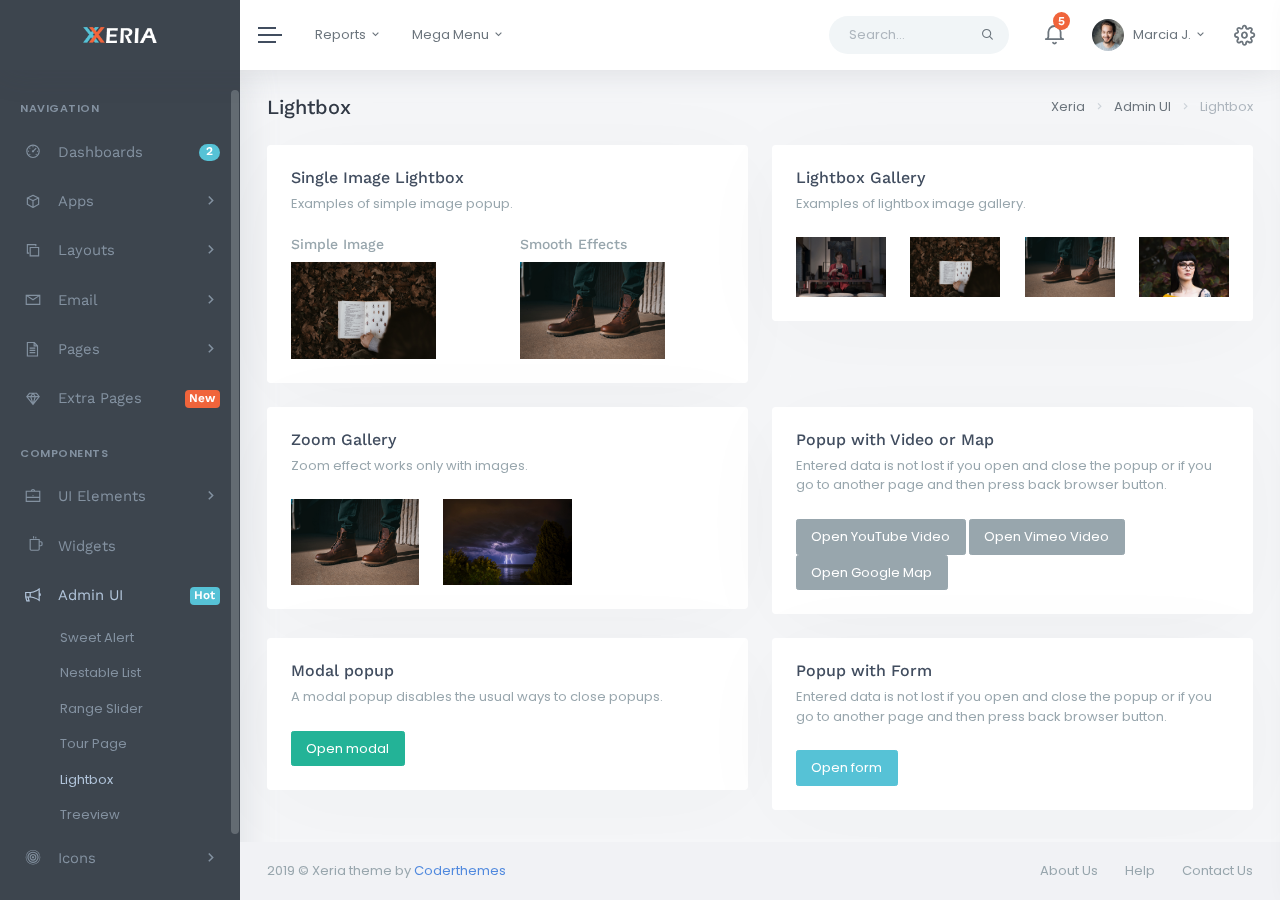
<file: admin-lightbox.html>
<!DOCTYPE html>
<html lang="en">
    <head>
        <meta charset="utf-8" />
        <title>Xeria - Responsive Admin Dashboard Template</title>
        <meta name="viewport" content="width=device-width, initial-scale=1.0">
        <meta content="A fully featured admin theme which can be used to build CRM, CMS, etc." name="description" />
        <meta content="Coderthemes" name="author" />
        <meta http-equiv="X-UA-Compatible" content="IE=edge" />
        <!-- App favicon -->
        <link rel="shortcut icon" href="assets/images/favicon.ico">

        <!-- Lightbox css -->
        <link href="assets/libs/magnific-popup/magnific-popup.css" rel="stylesheet" type="text/css" />

        <!-- App css -->
        <link href="assets/css/bootstrap.min.css" rel="stylesheet" type="text/css" />
        <link href="assets/css/icons.min.css" rel="stylesheet" type="text/css" />
        <link href="assets/css/app.min.css" rel="stylesheet" type="text/css" />

    </head>

    <body>

        <!-- Begin page -->
        <div id="wrapper">

            <!-- Topbar Start -->
            <div class="navbar-custom">
                <ul class="list-unstyled topnav-menu float-right mb-0">

                    <li class="d-none d-sm-block">
                        <form class="app-search">
                            <div class="app-search-box">
                                <div class="input-group">
                                    <input type="text" class="form-control" placeholder="Search...">
                                    <div class="input-group-append">
                                        <button class="btn" type="submit">
                                            <i class="fe-search"></i>
                                        </button>
                                    </div>
                                </div>
                            </div>
                        </form>
                    </li>
        
                    <li class="dropdown notification-list">
                        <a class="nav-link dropdown-toggle  waves-effect" data-toggle="dropdown" href="#" role="button" aria-haspopup="false" aria-expanded="false">
                            <i class="fe-bell noti-icon"></i>
                            <span class="badge badge-danger rounded-circle noti-icon-badge">5</span>
                        </a>
                        <div class="dropdown-menu dropdown-menu-right dropdown-lg">

                            <!-- item-->
                            <div class="dropdown-item noti-title">
                                <h5 class="m-0 text-white">
                                    <span class="float-right">
                                        <a href="" class="text-light">
                                            <small>Clear All</small>
                                        </a>
                                    </span>Notification
                                </h5>
                            </div>

                            <div class="slimscroll noti-scroll">

                                <!-- item-->
                                <a href="javascript:void(0);" class="dropdown-item notify-item active">
                                    <div class="notify-icon">
                                        <img src="assets/images/users/user-1.jpg" class="img-fluid rounded-circle" alt="" /> </div>
                                    <p class="notify-details">Cristina Pride</p>
                                    <p class="text-muted mb-0 user-msg">
                                        <small>Hi, How are you? What about our next meeting</small>
                                    </p>
                                </a>

                                <!-- item-->
                                <a href="javascript:void(0);" class="dropdown-item notify-item">
                                    <div class="notify-icon bg-primary">
                                        <i class="mdi mdi-comment-account-outline"></i>
                                    </div>
                                    <p class="notify-details">Caleb Flakelar commented on Admin
                                        <small class="text-muted">1 min ago</small>
                                    </p>
                                </a>

                                <!-- item-->
                                <a href="javascript:void(0);" class="dropdown-item notify-item">
                                    <div class="notify-icon">
                                        <img src="assets/images/users/user-4.jpg" class="img-fluid rounded-circle" alt="" /> </div>
                                    <p class="notify-details">Karen Robinson</p>
                                    <p class="text-muted mb-0 user-msg">
                                        <small>Wow ! this admin looks good and awesome design</small>
                                    </p>
                                </a>

                                <!-- item-->
                                <a href="javascript:void(0);" class="dropdown-item notify-item">
                                    <div class="notify-icon bg-warning">
                                        <i class="mdi mdi-account-plus"></i>
                                    </div>
                                    <p class="notify-details">New user registered.
                                        <small class="text-muted">5 hours ago</small>
                                    </p>
                                </a>

                                <!-- item-->
                                <a href="javascript:void(0);" class="dropdown-item notify-item">
                                    <div class="notify-icon bg-info">
                                        <i class="mdi mdi-comment-account-outline"></i>
                                    </div>
                                    <p class="notify-details">Caleb Flakelar commented on Admin
                                        <small class="text-muted">4 days ago</small>
                                    </p>
                                </a>

                                <!-- item-->
                                <a href="javascript:void(0);" class="dropdown-item notify-item">
                                    <div class="notify-icon bg-secondary">
                                        <i class="mdi mdi-heart"></i>
                                    </div>
                                    <p class="notify-details">Carlos Crouch liked
                                        <b>Admin</b>
                                        <small class="text-muted">13 days ago</small>
                                    </p>
                                </a>
                            </div>

                            <!-- All-->
                            <a href="javascript:void(0);" class="dropdown-item text-center text-primary notify-item notify-all">
                                View all
                                <i class="fi-arrow-right"></i>
                            </a>

                        </div>
                    </li>

                    <li class="dropdown notification-list">
                        <a class="nav-link dropdown-toggle nav-user mr-0 waves-effect" data-toggle="dropdown" href="#" role="button" aria-haspopup="false" aria-expanded="false">
                            <img src="assets/images/users/user-1.jpg" alt="user-image" class="rounded-circle">
                            <span class="pro-user-name ml-1">
                                Marcia J. <i class="mdi mdi-chevron-down"></i> 
                            </span>
                        </a>
                        <div class="dropdown-menu dropdown-menu-right profile-dropdown ">
                            <!-- item-->
                            <div class="dropdown-item noti-title">
                                <h5 class="m-0 text-white">
                                    Welcome !
                                </h5>
                            </div>

                            <!-- item-->
                            <a href="javascript:void(0);" class="dropdown-item notify-item">
                                <i class="fe-user"></i>
                                <span>My Account</span>
                            </a>

                            <!-- item-->
                            <a href="javascript:void(0);" class="dropdown-item notify-item">
                                <i class="fe-settings"></i>
                                <span>Settings</span>
                            </a>

                            <!-- item-->
                            <a href="javascript:void(0);" class="dropdown-item notify-item">
                                <i class="fe-lock"></i>
                                <span>Lock Screen</span>
                            </a>

                            <div class="dropdown-divider"></div>

                            <!-- item-->
                            <a href="javascript:void(0);" class="dropdown-item notify-item">
                                <i class="fe-log-out"></i>
                                <span>Logout</span>
                            </a>

                        </div>
                    </li>

                    <li class="dropdown notification-list">
                        <a href="javascript:void(0);" class="nav-link right-bar-toggle waves-effect">
                            <i class="fe-settings noti-icon"></i>
                        </a>
                    </li>


                </ul>

                <!-- LOGO -->
                <div class="logo-box">
                    <a href="index.html" class="logo text-center">
                        <span class="logo-lg">
                            <img src="assets/images/logo-light.png" alt="" height="16">
                            <!-- <span class="logo-lg-text-light">Xeria</span> -->
                        </span>
                        <span class="logo-sm">
                            <!-- <span class="logo-sm-text-dark">X</span> -->
                            <img src="assets/images/logo-sm.png" alt="" height="18">
                        </span>
                    </a>
                </div>

                <ul class="list-unstyled topnav-menu topnav-menu-left m-0">
                    <li>
                        <button class="button-menu-mobile waves-effect">
                            <span></span>
                            <span></span>
                            <span></span>
                        </button>
                    </li>
        
                    <li class="dropdown d-none d-lg-block">
                        <a class="nav-link dropdown-toggle waves-effect" data-toggle="dropdown" href="#" role="button" aria-haspopup="false" aria-expanded="false">
                            Reports
                            <i class="mdi mdi-chevron-down"></i> 
                        </a>
                        <div class="dropdown-menu">
                            <!-- item-->
                            <a href="javascript:void(0);" class="dropdown-item">
                                Finance Report
                            </a>

                            <!-- item-->
                            <a href="javascript:void(0);" class="dropdown-item">
                                Monthly Report
                            </a>

                            <!-- item-->
                            <a href="javascript:void(0);" class="dropdown-item">
                                Revenue Report
                            </a>

                            <!-- item-->
                            <a href="javascript:void(0);" class="dropdown-item">
                                Settings
                            </a>

                            <!-- item-->
                            <a href="javascript:void(0);" class="dropdown-item">
                                Help & Support
                            </a>

                        </div>
                    </li>

                    <li class="dropdown dropdown-mega d-none d-lg-block">
                        <a class="nav-link dropdown-toggle waves-effect" data-toggle="dropdown" href="#" role="button" aria-haspopup="false" aria-expanded="false">
                            Mega Menu
                            <i class="mdi mdi-chevron-down"></i> 
                        </a>
                        <div class="dropdown-menu dropdown-megamenu">
                            <div class="row">
                                <div class="col-sm-8">
                        
                                    <div class="row">
                                        <div class="col-md-4">
                                            <h5 class="text-dark mt-0">UI Components</h5>
                                            <ul class="list-unstyled megamenu-list mt-2">
                                                <li>
                                                    <a href="javascript:void(0);">Widgets</a>
                                                </li>
                                                <li>
                                                    <a href="javascript:void(0);">Nestable List</a>
                                                </li>
                                                <li>
                                                    <a href="javascript:void(0);">Range Sliders</a>
                                                </li>
                                                <li>
                                                    <a href="javascript:void(0);">Masonry Items</a>
                                                </li>
                                                <li>
                                                    <a href="javascript:void(0);">Sweet Alerts</a>
                                                </li>
                                                <li>
                                                    <a href="javascript:void(0);">Treeview Page</a>
                                                </li>
                                                <li>
                                                    <a href="javascript:void(0);">Tour Page</a>
                                                </li>
                                            </ul>
                                        </div>

                                        <div class="col-md-4">
                                            <h5 class="text-dark mt-0">Applications</h5>
                                            <ul class="list-unstyled megamenu-list mt-2">
                                                <li>
                                                    <a href="javascript:void(0);">Email Pages</a>
                                                </li>
                                                <li>
                                                    <a href="javascript:void(0);">Profile</a>
                                                </li>
                                                <li>
                                                    <a href="javascript:void(0);">Calendar</a>
                                                </li>
                                                <li>
                                                    <a href="javascript:void(0);">Team Contacts</a>
                                                </li>
                                                <li>
                                                    <a href="javascript:void(0);">Maintenance</a>
                                                </li>
                                                <li>
                                                    <a href="javascript:void(0);">Coming Soon Page</a>
                                                </li>
                                            </ul>
                                        </div>

                                        <div class="col-md-4">
                                            <h5 class="text-dark mt-0">Layouts</h5>
                                            <ul class="list-unstyled megamenu-list mt-2">
                                                <li>
                                                    <a href="javascript:void(0);">Small Sidebar</a>
                                                </li>
                                                <li>
                                                    <a href="javascript:void(0);">Light Sidebar</a>
                                                </li>
                                                <li>
                                                    <a href="javascript:void(0);">Dark Topbar</a>
                                                </li>
                                                <li>
                                                    <a href="javascript:void(0);">Preloader</a>
                                                </li>
                                                <li>
                                                    <a href="javascript:void(0);">Sidebar Collapsed</a>
                                                </li>
                                            </ul>
                                        </div>
                                    </div>
                                </div>
                                <div class="col-sm-4">
                                    <div class="text-center mt-3">
                                        <h3 class="text-dark">Launching Discount Sale!</h3>
                                        <p class="font-16">Save up to 55% off.</p>
                                        <button class="btn btn-primary mt-1">Download Now <i class="mdi mdi-arrow-right-bold-outline ml-1"></i></button>
                                    </div>
                                </div>
                            </div>

                        </div>
                    </li>
                </ul>
            </div>
            <!-- end Topbar -->

            <!-- ========== Left Sidebar Start ========== -->
            <div class="left-side-menu">

                <div class="slimscroll-menu">

                    <!--- Sidemenu -->
                    <div id="sidebar-menu">

                        <ul class="metismenu" id="side-menu">

                            <li class="menu-title">Navigation</li>

                            <li>
                                <a href="javascript: void(0);">
                                    <i class="la la-dashboard"></i>
                                    <span class="badge badge-info badge-pill float-right">2</span>
                                    <span> Dashboards </span>
                                </a>
                                <ul class="nav-second-level" aria-expanded="false">
                                    <li>
                                        <a href="index.html">Dashboard 1</a>
                                    </li>
                                    <li>
                                        <a href="dashboard-2.html">Dashboard 2</a>
                                    </li>
                                </ul>
                            </li>

                            <li>
                                <a href="javascript: void(0);">
                                    <i class="la la-cube"></i>
                                    <span> Apps </span>
                                    <span class="menu-arrow"></span>
                                </a>
                                <ul class="nav-second-level" aria-expanded="false">
                                    <li>
                                        <a href="apps-calendar.html">Calendar</a>
                                    </li>
                                    <li>
                                        <a href="apps-contacts.html">Contacts</a>
                                    </li>
                                    <li>
                                        <a href="apps-tickets.html">Tickets</a>
                                    </li>
                                </ul>
                            </li>

                            <li>
                                <a href="javascript: void(0);">
                                    <i class="la la-clone"></i>
                                    <span> Layouts </span>
                                    <span class="menu-arrow"></span>
                                </a>
                                <ul class="nav-second-level" aria-expanded="false">
                                    <li>
                                        <a href="layouts-sidebar-sm.html">Small Sidebar</a>
                                    </li>
                                    <li>
                                        <a href="layouts-light-sidebar.html">Light Sidebar</a>
                                    </li>
                                    <li>
                                        <a href="layouts-dark-topbar.html">Dark Topbar</a>
                                    </li>
                                    <li>
                                        <a href="layouts-preloader.html">Preloader</a>
                                    </li>
                                    <li>
                                        <a href="layouts-sidebar-collapsed.html">Sidebar Collapsed</a>
                                    </li>
                                    <li>
                                        <a href="layouts-boxed.html">Boxed</a>
                                    </li>
                                </ul>
                            </li>
                
                            <li>
                                <a href="javascript: void(0);">
                                    <i class="la la-envelope"></i>
                                    <span> Email </span>
                                    <span class="menu-arrow"></span>
                                </a>
                                <ul class="nav-second-level" aria-expanded="false">
                                    <li>
                                        <a href="email-inbox.html">Inbox</a>
                                    </li>
                                    <li>
                                        <a href="email-read.html">Read Email</a>
                                    </li>
                                    <li>
                                        <a href="email-compose.html">Compose Email</a>
                                    </li>
                                    <li>
                                        <a href="email-templates.html">Email Templates</a>
                                    </li>
                                </ul>
                            </li>

                            <li>
                                <a href="javascript: void(0);">
                                    <i class="la la-file-text-o"></i>
                                    <span> Pages </span>
                                    <span class="menu-arrow"></span>
                                </a>
                                <ul class="nav-second-level" aria-expanded="false">
                                    <li>
                                        <a href="pages-starter.html">Starter</a>
                                    </li>
                                    <li>
                                        <a href="pages-login.html">Log In</a>
                                    </li>
                                    <li>
                                        <a href="pages-register.html">Register</a>
                                    </li>
                                    <li>
                                        <a href="pages-recoverpw.html">Recover Password</a>
                                    </li>
                                    <li>
                                        <a href="pages-lock-screen.html">Lock Screen</a>
                                    </li>
                                    <li>
                                        <a href="pages-logout.html">Logout</a>
                                    </li>
                                    <li>
                                        <a href="pages-confirm-mail.html">Confirm Mail</a>
                                    </li>
                                    <li>
                                        <a href="pages-404.html">Error 404</a>
                                    </li>
                                    <li>
                                        <a href="pages-404-alt.html">Error 404-alt</a>
                                    </li>
                                    <li>
                                        <a href="pages-500.html">Error 500</a>
                                    </li>
                                </ul>
                            </li>

                            <li>
                                <a href="javascript: void(0);">
                                    <i class="la la-diamond"></i>
                                    <span class="badge badge-danger float-right">New</span>
                                    <span> Extra Pages </span>
                                </a>
                                <ul class="nav-second-level" aria-expanded="false">
                                    <li>
                                        <a href="extras-profile.html">Profile</a>
                                    </li>
                                    <li>
                                        <a href="extras-timeline.html">Timeline</a>
                                    </li>
                                    <li>
                                        <a href="extras-invoice.html">Invoice</a>
                                    </li>
                                    <li>
                                        <a href="extras-faqs.html">FAQs</a>
                                    </li>
                                    <li>
                                        <a href="extras-pricing.html">Pricing</a>
                                    </li>
                                    <li>
                                        <a href="extras-maintenance.html">Maintenance</a>
                                    </li>
                                    <li>
                                        <a href="extras-coming-soon.html">Coming Soon</a>
                                    </li>
                                </ul>
                            </li>

                            <li class="menu-title mt-2">Components</li>

                            <li>
                                <a href="javascript: void(0);">
                                    <i class="la la-briefcase"></i>
                                    <span> UI Elements </span>
                                    <span class="menu-arrow"></span>
                                </a>
                                <ul class="nav-second-level" aria-expanded="false">
                                    <li>
                                        <a href="ui-buttons.html">Buttons</a>
                                    </li>
                                    <li>
                                        <a href="ui-cards.html">Cards</a>
                                    </li>
                                    <li>
                                        <a href="ui-tabs-accordions.html">Tabs & Accordions</a>
                                    </li>
                                    <li>
                                        <a href="ui-modals.html">Modals</a>
                                    </li>
                                    <li>
                                        <a href="ui-progress.html">Progress</a>
                                    </li>
                                    <li>
                                        <a href="ui-notifications.html">Notifications</a>
                                    </li>
                                    <li>
                                        <a href="ui-general.html">General UI</a>
                                    </li>
                                    <li>
                                        <a href="ui-typography.html">Typography</a>
                                    </li>
                                    <li>
                                        <a href="ui-grid.html">Grid</a>
                                    </li>
                                </ul>
                            </li>

                            <li>
                                <a href="widgets.html">
                                    <i class="la la-coffee"></i>
                                    <span> Widgets </span>
                                </a>
                            </li>

                            <li>
                                <a href="javascript: void(0);">
                                    <i class="la la-bullhorn"></i>
                                    <span class="badge badge-info float-right">Hot</span>
                                    <span> Admin UI </span>
                                </a>
                                <ul class="nav-second-level" aria-expanded="false">
                                    <li>
                                        <a href="admin-sweet-alert.html">Sweet Alert</a>
                                    </li>
                                    <li>
                                        <a href="admin-nestable.html">Nestable List</a>
                                    </li>
                                    <li>
                                        <a href="admin-range-slider.html">Range Slider</a>
                                    </li>
                                    <li>
                                        <a href="admin-tour.html">Tour Page</a>
                                    </li>
                                    <li>
                                        <a href="admin-lightbox.html">Lightbox</a>
                                    </li>
                                    <li>
                                        <a href="admin-treeview.html">Treeview</a>
                                    </li>
                                </ul>
                            </li>

                            <li>
                                <a href="javascript: void(0);">
                                    <i class="la la-bullseye"></i>
                                    <span> Icons </span>
                                    <span class="menu-arrow"></span>
                                </a>
                                <ul class="nav-second-level" aria-expanded="false">
                                    <li>
                                        <a href="icons-feather.html">Feather Icons</a>
                                    </li>
                                    <li>
                                        <a href="icons-lineawesome.html">Line Awesome</a>
                                    </li>
                                    <li>
                                        <a href="icons-mdi.html">Material Design Icons</a>
                                    </li>
                                    <li>
                                        <a href="icons-font-awesome.html">Font Awesome</a>
                                    </li>
                                    <li>
                                        <a href="icons-simple-line.html">Simple Line</a>
                                    </li>
                                </ul>
                            </li>
                
                            <li>
                                <a href="javascript: void(0);">
                                    <i class="la la-wrench"></i>
                                    <span> Forms </span>
                                    <span class="menu-arrow"></span>
                                </a>
                                <ul class="nav-second-level" aria-expanded="false">
                                    <li>
                                        <a href="forms-elements.html">General Elements</a>
                                    </li>
                                    <li>
                                        <a href="forms-advanced.html">Advanced</a>
                                    </li>
                                    <li>
                                        <a href="forms-validation.html">Validation</a>
                                    </li>
                                    <li>
                                        <a href="forms-pickers.html">Pickers</a>
                                    </li>
                                    <li>
                                        <a href="forms-wizard.html">Wizard</a>
                                    </li>
                                    <li>
                                        <a href="forms-masks.html">Masks</a>
                                    </li>
                                    <li>
                                        <a href="forms-summernote.html">Summernote</a>
                                    </li>
                                    <li>
                                        <a href="forms-quilljs.html">Quilljs Editor</a>
                                    </li>
                                    <li>
                                        <a href="forms-file-uploads.html">File Uploads</a>
                                    </li>
                                </ul>
                            </li>

                            <li>
                                <a href="javascript: void(0);">
                                    <i class="la la-table"></i>
                                    <span> Tables </span>
                                    <span class="menu-arrow"></span>
                                </a>
                                <ul class="nav-second-level" aria-expanded="false">
                                    <li>
                                        <a href="tables-basic.html">Basic Tables</a>
                                    </li>
                                    <li>
                                        <a href="tables-datatables.html">Data Tables</a>
                                    </li>
                                    <li>
                                        <a href="tables-editable.html">Editable Tables</a>
                                    </li>
                                    <li>
                                        <a href="tables-responsive.html">Responsive Tables</a>
                                    </li>
                                    <li>
                                        <a href="tables-tablesaw.html">Tablesaw Tables</a>
                                    </li>
                                </ul>
                            </li>

                            <li>
                                <a href="javascript: void(0);">
                                    <i class="la la-bar-chart"></i>
                                    <span> Charts </span>
                                    <span class="menu-arrow"></span>
                                </a>
                                <ul class="nav-second-level" aria-expanded="false">
                                    <li>
                                        <a href="charts-apex.html">Apex Charts</a>
                                    </li>
                                    <li>
                                        <a href="charts-flot.html">Flot Charts</a>
                                    </li>
                                    <li>
                                        <a href="charts-morris.html">Morris Charts</a>
                                    </li>
                                    <li>
                                        <a href="charts-chartjs.html">Chartjs Charts</a>
                                    </li>
                                    <li>
                                        <a href="charts-bright.html">Bright Charts</a>
                                    </li>
                                    <li>
                                        <a href="charts-chartist.html">Chartist Charts</a>
                                    </li>
                                    <li>
                                        <a href="charts-peity.html">Peity Charts</a>
                                    </li>
                                    <li>
                                        <a href="charts-sparklines.html">Sparklines Charts</a>
                                    </li>
                                    <li>
                                        <a href="charts-knob.html">Jquery Knob Charts</a>
                                    </li>
                                </ul>
                            </li>

                            <li>
                                <a href="javascript: void(0);">
                                    <i class="la la-map"></i>
                                    <span> Maps </span>
                                    <span class="menu-arrow"></span>
                                </a>
                                <ul class="nav-second-level" aria-expanded="false">
                                    <li>
                                        <a href="maps-google.html">Google Maps</a>
                                    </li>
                                    <li>
                                        <a href="maps-vector.html">Vector Maps</a>
                                    </li>
                                    <li>
                                        <a href="maps-mapael.html">Mapael Maps</a>
                                    </li>
                                </ul>
                            </li>

                            <li>
                                <a href="javascript: void(0);">
                                    <i class="la la-plus-square-o"></i>
                                    <span> Multi Level </span>
                                    <span class="menu-arrow"></span>
                                </a>
                                <ul class="nav-second-level nav" aria-expanded="false">
                                    <li>
                                        <a href="javascript: void(0);">Level 1.1</a>
                                    </li>
                                    <li>
                                        <a href="javascript: void(0);" aria-expanded="false">Level 1.2
                                            <span class="menu-arrow"></span>
                                        </a>
                                        <ul class="nav-third-level nav" aria-expanded="false">
                                            <li>
                                                <a href="javascript: void(0);">Level 2.1</a>
                                            </li>
                                            <li>
                                                <a href="javascript: void(0);">Level 2.2</a>
                                            </li>
                                        </ul>
                                    </li>
                                </ul>
                            </li>
                        </ul>

                    </div>
                    <!-- End Sidebar -->

                    <div class="clearfix"></div>

                </div>
                <!-- Sidebar -left -->

            </div>
            <!-- Left Sidebar End -->

            <!-- ============================================================== -->
            <!-- Start Page Content here -->
            <!-- ============================================================== -->

            <div class="content-page">
                <div class="content">

                    <!-- Start Content-->
                    <div class="container-fluid">
                        
                        <!-- start page title -->
                        <div class="row">
                            <div class="col-12">
                                <div class="page-title-box">
                                    <div class="page-title-right">
                                        <ol class="breadcrumb m-0">
                                            <li class="breadcrumb-item"><a href="javascript: void(0);">Xeria</a></li>
                                            <li class="breadcrumb-item"><a href="javascript: void(0);">Admin UI</a></li>
                                            <li class="breadcrumb-item active">Lightbox</li>
                                        </ol>
                                    </div>
                                    <h4 class="page-title">Lightbox</h4>
                                </div>
                            </div>
                        </div>     
                        <!-- end page title --> 

                        <div class="row">
                            <div class="col-md-6">
                                <div class="card-box">
                                    <h4 class="header-title">Single Image Lightbox </h4>
                                    <p class="sub-header">
                                        Examples of simple image popup.
                                    </p>

                                    <div class="row">
                                        <div class="col-6">
                                            <h5 class="mt-0 font-14 m-b-15 text-muted">Simple Image</h5>
                                            <a class="image-popup-vertical-fit" href="assets/images/small/img-2.jpg" title="Caption. Can be aligned it to any side and contain any HTML.">
                                                <img class="img-fluid" alt="" src="assets/images/small/img-2.jpg"  width="145">
                                            </a>
                                        </div> <!-- end col-->
                                        <div class="col-6">
                                            <h5 class="mt-0 font-14 m-b-15 text-muted">Smooth Effects</h5>
                                            <a class="image-popup-no-margins" href="assets/images/small/img-3.jpg">
                                                <img class="img-fluid" alt="" src="assets/images/small/img-3.jpg" width="145">
                                            </a>
                                        </div> <!-- end col-->
                                    </div>
                                    <!-- end row-->
                                    
                                </div> <!-- end card-box-->
                            </div> <!-- end col -->

                            <div class="col-md-6">
                                <div class="card-box">
                                    <h4 class="header-title">Lightbox Gallery</h4>
                                    <p class="sub-header">
                                            Examples of lightbox image gallery.
                                    </p>

                                    <div class="popup-gallery">

                                        <div class="row">
                                            <div class="col-3">
                                                <a href="assets/images/small/img-1.jpg" title="Project 1">
                                                    <div class="img-responsive">
                                                        <img src="assets/images/small/img-1.jpg" alt="" class="img-fluid">
                                                    </div>
                                                </a>
                                            </div> <!-- end col-->
                                            <div class="col-3">
                                                <a href="assets/images/small/img-2.jpg" title="Project 2">
                                                    <div class="img-responsive">
                                                        <img src="assets/images/small/img-2.jpg" alt="" class="img-fluid">
                                                    </div>
                                                </a>
                                            </div> <!-- end col-->
                                            <div class="col-3">
                                                <a href="assets/images/small/img-3.jpg" title="Project 3">
                                                    <div class="img-responsive">
                                                        <img src="assets/images/small/img-3.jpg" alt="" class="img-fluid">
                                                    </div>
                                                </a>
                                            </div> <!-- end col-->
                                            <div class="col-3">
                                                <a href="assets/images/small/img-4.jpg" title="Project 4">
                                                    <div class="img-responsive">
                                                        <img src="assets/images/small/img-4.jpg" alt="" class="img-fluid">
                                                    </div>
                                                </a>
                                            </div> <!-- end col-->
                                        </div>
                                        <!-- end row-->
                                        
                                    </div> <!-- end .popup-gallery-->
                                    
                                </div> <!-- end card-box-->
                            </div> <!-- end col -->
                        </div>
                        <!-- end row -->


                        <div class="row">
                            <div class="col-md-6">
                                <div class="card-box">
                                    <h4 class="header-title">Zoom Gallery</h4>
                                    <p class="sub-header">
                                        Zoom effect works only with images.
                                    </p>

                                    <div class="zoom-gallery">
                                        <div class="row">
                                            <div class="col-md-4">
                                                <a href="assets/images/small/img-3.jpg" title="Project 1" data-source="https://unsplash.com/"><img src="assets/images/small/img-3.jpg" alt="" class="img-fluid"></a>
                                            </div> <!-- end col -->
                                            <div class="col-md-4">
                                                <a href="assets/images/small/img-7.jpg" title="Project 2" data-source="https://unsplash.com/"><img src="assets/images/small/img-7.jpg" alt="" class="img-fluid"></a>
                                            </div> <!-- end col -->
                                        </div>
                                        <!-- end row-->
                                    </div> <!-- end Zoom gallery-->

                                </div> <!-- end card-box-->
                            </div> <!-- end col -->

                            <div class="col-md-6">
                                <div class="card-box">
                                    <h4 class="header-title">Popup with Video or Map</h4>
                                    <p class="sub-header">
                                        Entered data is not lost if you open and close the popup or if you go to another page and then press back browser button.
                                    </p>

                                    <div class="row">
                                        <div class="col-12">
                                            <a class="popup-youtube btn btn-secondary" href="http://www.youtube.com/watch?v=0O2aH4XLbto">Open YouTube Video</a>
                                            <a class="popup-vimeo btn btn-secondary" href="https://vimeo.com/45830194">Open Vimeo Video</a>
                                            <a class="popup-gmaps btn btn-secondary" href="https://maps.google.com/maps?q=221B+Baker+Street,+London,+United+Kingdom&amp;hl=en&amp;t=v&amp;hnear=221B+Baker+St,+London+NW1+6XE,+United+Kingdom">Open Google Map</a>
                                        </div>
                                    </div>
                                    
                                </div> <!-- end card-box-->
                            </div> <!-- end col -->
                        </div>
                        <!-- end row -->


                        <div class="row">
                            <div class="col-md-6">
                                <div class="card-box">
                                    <h4 class="header-title">Modal popup</h4>
                                    <p class="sub-header">
                                        A modal popup disables the usual ways to close popups.
                                    </p>

                                    <a class="popup-modal btn btn-success" href="#test-modal">Open modal</a>

                                    <div id="test-modal" class="mfp-hide white-popup-block">
                                        <h3 class="font-18">Modal dialog</h3>
                                        <p>You won't be able to dismiss this by usual means (escape or
                                            click button), but you can close it programatically based on
                                            user choices or actions.</p>
                                        <p class="mb-0"><a class="popup-modal-dismiss btn btn-sm btn-danger" href="#">Dismiss</a></p>
                                    </div>

                                </div> <!-- end card-box-->
                            </div> <!-- end col -->

                            <div class="col-md-6">
                                <div class="card-box">
                                    <h4 class="header-title">Popup with Form</h4>
                                    <p class="sub-header">
                                        Entered data is not lost if you open and close the popup or if you go to another page and then press back browser button.
                                    </p>

                                    <a class="popup-with-form btn btn-info" href="#test-form">Open form</a>

                                    <!-- form itself -->
                                    <form id="test-form" class="mfp-hide white-popup-block">
                                        <h3 class="font-18">Form</h3>
                                        <p>Lightbox has an option to automatically focus on the first input. It's strongly recommended to use <code>inline</code>
                                            popup type for lightboxes with form instead of <code>ajax</code> (to keep entered data if the user
                                            accidentally refreshed the page).</p>
                                        
                                        <div class="form-group">
                                            <label for="exampleInputEmail1">Email address</label>
                                            <input type="email" class="form-control" id="exampleInputEmail1" aria-describedby="emailHelp" placeholder="Enter email">
                                            <small id="emailHelp" class="form-text text-muted">We'll never share your email with anyone else.</small>
                                        </div>
                                        <div class="form-group">
                                            <label for="exampleInputPassword1">Password</label>
                                            <input type="password" class="form-control" id="exampleInputPassword1" placeholder="Password">
                                        </div>
                                        <div class="form-group mb-3">
                                            <div class="custom-control custom-checkbox">
                                                <input type="checkbox" class="custom-control-input" id="checkmeout0">
                                                <label class="custom-control-label" for="checkmeout0">Check me out !</label>
                                            </div>
                                        </div>
                                        <button type="submit" class="btn btn-primary waves-effect waves-light">Submit</button>
                                    </form>
                                    
                                </div> <!-- end card-box-->
                            </div> <!-- end col -->
                        </div>
                        <!-- end row -->
                        
                    </div> <!-- container -->

                </div> <!-- content -->

                <!-- Footer Start -->
                <footer class="footer">
                    <div class="container-fluid">
                        <div class="row">
                            <div class="col-md-6">
                                2019 &copy; Xeria theme by <a href="">Coderthemes</a> 
                            </div>
                            <div class="col-md-6">
                                <div class="text-md-right footer-links d-none d-sm-block">
                                    <a href="javascript:void(0);">About Us</a>
                                    <a href="javascript:void(0);">Help</a>
                                    <a href="javascript:void(0);">Contact Us</a>
                                </div>
                            </div>
                        </div>
                    </div>
                </footer>
                <!-- end Footer -->

            </div>

            <!-- ============================================================== -->
            <!-- End Page content -->
            <!-- ============================================================== -->


        </div>
        <!-- END wrapper -->

        <!-- Right Sidebar -->
        <div class="right-bar">
            <div class="rightbar-title">
                <a href="javascript:void(0);" class="right-bar-toggle float-right">
                    <i class="mdi mdi-close"></i>
                </a>
                <h5 class="m-0 text-white">Settings</h5>
            </div>
            <div class="slimscroll-menu">
                <!-- User box -->
                <div class="user-box">
                    <div class="user-img">
                        <img src="assets/images/users/user-1.jpg" alt="user-img" title="Mat Helme" class="rounded-circle img-fluid">
                        <a href="javascript:void(0);" class="user-edit"><i class="mdi mdi-pencil"></i></a>
                    </div>
            
                    <h5><a href="javascript: void(0);">Marcia J. Melia</a> </h5>
                    <p class="text-muted mb-0"><small>Product Owner</small></p>
                </div>

                <!-- Settings -->
                <hr class="mt-0" />
                <div class="row">
                    <div class="col-6 text-center">
                        <h4 class="mb-1 mt-0">8,504</h4>
                        <p class="m-0">Balance</p>
                    </div>
                    <div class="col-6 text-center">
                        <h4 class="mb-1 mt-0">8,504</h4>
                        <p class="m-0">Balance</p>
                    </div>
                </div>
                <hr class="mb-0" />

                <div class="p-3">
                    <div class="custom-control custom-switch mb-2">
                        <input type="checkbox" class="custom-control-input" id="customSwitch1" checked>
                        <label class="custom-control-label" for="customSwitch1">Notifications</label>
                    </div>
                    <div class="custom-control custom-switch mb-2">
                        <input type="checkbox" class="custom-control-input" id="customSwitch2">
                        <label class="custom-control-label" for="customSwitch2">API Access</label>
                    </div>
                    <div class="custom-control custom-switch mb-2">
                        <input type="checkbox" class="custom-control-input" id="customSwitch3" checked>
                        <label class="custom-control-label" for="customSwitch3">Auto Updates</label>
                    </div>
                    <div class="custom-control custom-switch mb-2">
                        <input type="checkbox" class="custom-control-input" id="customSwitch4" checked>
                        <label class="custom-control-label" for="customSwitch4">Online Status</label>
                    </div>
                </div>

                <!-- Timeline -->
                <hr class="mt-0" />
                <h5 class="pl-3 pr-3">Messages <span class="float-right badge badge-pill badge-danger">25</span></h5>
                <hr class="mb-0" />
                <div class="p-3">
                    <div class="inbox-widget">
                        <div class="inbox-item">
                            <div class="inbox-item-img"><img src="assets/images/users/user-2.jpg" class="rounded-circle" alt=""></div>
                            <p class="inbox-item-author"><a href="javascript: void(0);" class="text-dark">Tomaslau</a></p>
                            <p class="inbox-item-text">I've finished it! See you so...</p>
                        </div>
                        <div class="inbox-item">
                            <div class="inbox-item-img"><img src="assets/images/users/user-3.jpg" class="rounded-circle" alt=""></div>
                            <p class="inbox-item-author"><a href="javascript: void(0);" class="text-dark">Stillnotdavid</a></p>
                            <p class="inbox-item-text">This theme is awesome!</p>
                        </div>
                        <div class="inbox-item">
                            <div class="inbox-item-img"><img src="assets/images/users/user-4.jpg" class="rounded-circle" alt=""></div>
                            <p class="inbox-item-author"><a href="javascript: void(0);" class="text-dark">Kurafire</a></p>
                            <p class="inbox-item-text">Nice to meet you</p>
                        </div>

                        <div class="inbox-item">
                            <div class="inbox-item-img"><img src="assets/images/users/user-5.jpg" class="rounded-circle" alt=""></div>
                            <p class="inbox-item-author"><a href="javascript: void(0);" class="text-dark">Shahedk</a></p>
                            <p class="inbox-item-text">Hey! there I'm available...</p>
                        </div>
                        <div class="inbox-item">
                            <div class="inbox-item-img"><img src="assets/images/users/user-6.jpg" class="rounded-circle" alt=""></div>
                            <p class="inbox-item-author"><a href="javascript: void(0);" class="text-dark">Adhamdannaway</a></p>
                            <p class="inbox-item-text">This theme is awesome!</p>
                        </div>
                    </div> <!-- end inbox-widget -->
                </div> <!-- end .p-3-->

            </div> <!-- end slimscroll-menu-->
        </div>
        <!-- /Right-bar -->

        <!-- Right bar overlay-->
        <div class="rightbar-overlay"></div>

        <!-- Vendor js -->
        <script src="assets/js/vendor.min.js"></script>

        <!-- Magnific Popup-->
        <script src="assets/libs/magnific-popup/jquery.magnific-popup.min.js"></script>

        <!-- Tour init js-->
        <script src="assets/js/pages/lightbox.init.js"></script>

        <!-- App js -->
        <script src="assets/js/app.min.js"></script>
        
    </body>
</html>
</file>
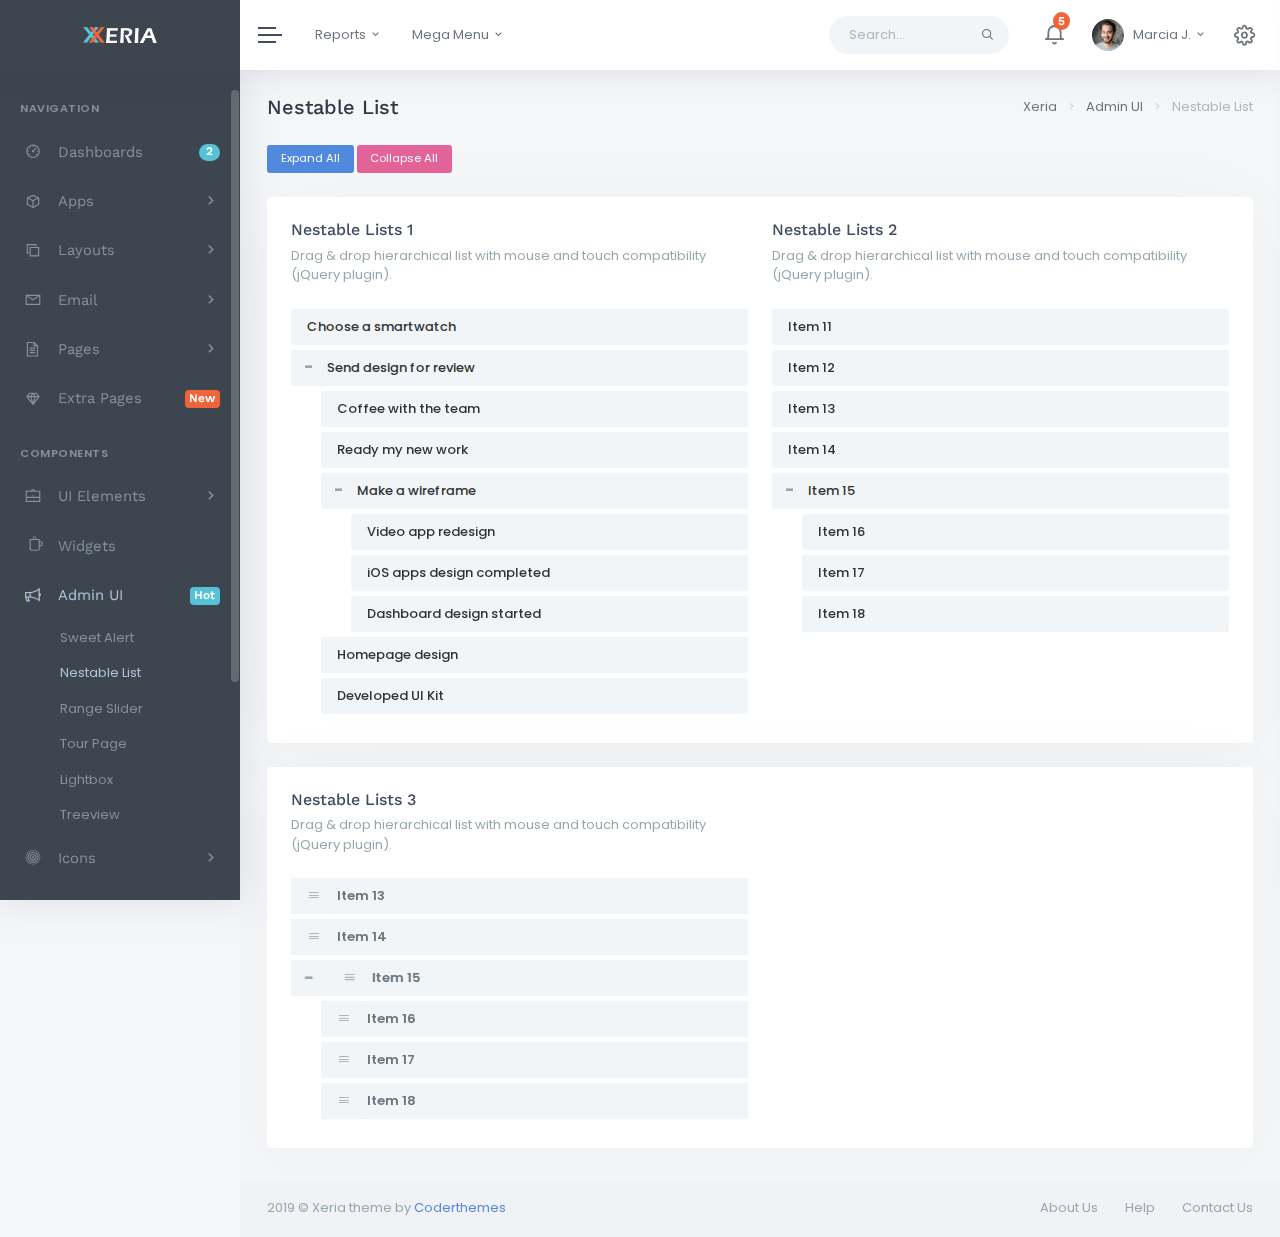
<file: admin-nestable.html>
<!DOCTYPE html>
<html lang="en">
    <head>
        <meta charset="utf-8" />
        <title>Xeria - Responsive Admin Dashboard Template</title>
        <meta name="viewport" content="width=device-width, initial-scale=1.0">
        <meta content="A fully featured admin theme which can be used to build CRM, CMS, etc." name="description" />
        <meta content="Coderthemes" name="author" />
        <meta http-equiv="X-UA-Compatible" content="IE=edge" />
        <!-- App favicon -->
        <link rel="shortcut icon" href="assets/images/favicon.ico">

        <!-- Plugins css -->
        <link href="assets/libs/nestable2/jquery.nestable.min.css" rel="stylesheet" />

        <!-- App css -->
        <link href="assets/css/bootstrap.min.css" rel="stylesheet" type="text/css" />
        <link href="assets/css/icons.min.css" rel="stylesheet" type="text/css" />
        <link href="assets/css/app.min.css" rel="stylesheet" type="text/css" />

    </head>

    <body>

        <!-- Begin page -->
        <div id="wrapper">

            <!-- Topbar Start -->
            <div class="navbar-custom">
                <ul class="list-unstyled topnav-menu float-right mb-0">

                    <li class="d-none d-sm-block">
                        <form class="app-search">
                            <div class="app-search-box">
                                <div class="input-group">
                                    <input type="text" class="form-control" placeholder="Search...">
                                    <div class="input-group-append">
                                        <button class="btn" type="submit">
                                            <i class="fe-search"></i>
                                        </button>
                                    </div>
                                </div>
                            </div>
                        </form>
                    </li>
        
                    <li class="dropdown notification-list">
                        <a class="nav-link dropdown-toggle  waves-effect" data-toggle="dropdown" href="#" role="button" aria-haspopup="false" aria-expanded="false">
                            <i class="fe-bell noti-icon"></i>
                            <span class="badge badge-danger rounded-circle noti-icon-badge">5</span>
                        </a>
                        <div class="dropdown-menu dropdown-menu-right dropdown-lg">

                            <!-- item-->
                            <div class="dropdown-item noti-title">
                                <h5 class="m-0 text-white">
                                    <span class="float-right">
                                        <a href="" class="text-light">
                                            <small>Clear All</small>
                                        </a>
                                    </span>Notification
                                </h5>
                            </div>

                            <div class="slimscroll noti-scroll">

                                <!-- item-->
                                <a href="javascript:void(0);" class="dropdown-item notify-item active">
                                    <div class="notify-icon">
                                        <img src="assets/images/users/user-1.jpg" class="img-fluid rounded-circle" alt="" /> </div>
                                    <p class="notify-details">Cristina Pride</p>
                                    <p class="text-muted mb-0 user-msg">
                                        <small>Hi, How are you? What about our next meeting</small>
                                    </p>
                                </a>

                                <!-- item-->
                                <a href="javascript:void(0);" class="dropdown-item notify-item">
                                    <div class="notify-icon bg-primary">
                                        <i class="mdi mdi-comment-account-outline"></i>
                                    </div>
                                    <p class="notify-details">Caleb Flakelar commented on Admin
                                        <small class="text-muted">1 min ago</small>
                                    </p>
                                </a>

                                <!-- item-->
                                <a href="javascript:void(0);" class="dropdown-item notify-item">
                                    <div class="notify-icon">
                                        <img src="assets/images/users/user-4.jpg" class="img-fluid rounded-circle" alt="" /> </div>
                                    <p class="notify-details">Karen Robinson</p>
                                    <p class="text-muted mb-0 user-msg">
                                        <small>Wow ! this admin looks good and awesome design</small>
                                    </p>
                                </a>

                                <!-- item-->
                                <a href="javascript:void(0);" class="dropdown-item notify-item">
                                    <div class="notify-icon bg-warning">
                                        <i class="mdi mdi-account-plus"></i>
                                    </div>
                                    <p class="notify-details">New user registered.
                                        <small class="text-muted">5 hours ago</small>
                                    </p>
                                </a>

                                <!-- item-->
                                <a href="javascript:void(0);" class="dropdown-item notify-item">
                                    <div class="notify-icon bg-info">
                                        <i class="mdi mdi-comment-account-outline"></i>
                                    </div>
                                    <p class="notify-details">Caleb Flakelar commented on Admin
                                        <small class="text-muted">4 days ago</small>
                                    </p>
                                </a>

                                <!-- item-->
                                <a href="javascript:void(0);" class="dropdown-item notify-item">
                                    <div class="notify-icon bg-secondary">
                                        <i class="mdi mdi-heart"></i>
                                    </div>
                                    <p class="notify-details">Carlos Crouch liked
                                        <b>Admin</b>
                                        <small class="text-muted">13 days ago</small>
                                    </p>
                                </a>
                            </div>

                            <!-- All-->
                            <a href="javascript:void(0);" class="dropdown-item text-center text-primary notify-item notify-all">
                                View all
                                <i class="fi-arrow-right"></i>
                            </a>

                        </div>
                    </li>

                    <li class="dropdown notification-list">
                        <a class="nav-link dropdown-toggle nav-user mr-0 waves-effect" data-toggle="dropdown" href="#" role="button" aria-haspopup="false" aria-expanded="false">
                            <img src="assets/images/users/user-1.jpg" alt="user-image" class="rounded-circle">
                            <span class="pro-user-name ml-1">
                                Marcia J. <i class="mdi mdi-chevron-down"></i> 
                            </span>
                        </a>
                        <div class="dropdown-menu dropdown-menu-right profile-dropdown ">
                            <!-- item-->
                            <div class="dropdown-item noti-title">
                                <h5 class="m-0 text-white">
                                    Welcome !
                                </h5>
                            </div>

                            <!-- item-->
                            <a href="javascript:void(0);" class="dropdown-item notify-item">
                                <i class="fe-user"></i>
                                <span>My Account</span>
                            </a>

                            <!-- item-->
                            <a href="javascript:void(0);" class="dropdown-item notify-item">
                                <i class="fe-settings"></i>
                                <span>Settings</span>
                            </a>

                            <!-- item-->
                            <a href="javascript:void(0);" class="dropdown-item notify-item">
                                <i class="fe-lock"></i>
                                <span>Lock Screen</span>
                            </a>

                            <div class="dropdown-divider"></div>

                            <!-- item-->
                            <a href="javascript:void(0);" class="dropdown-item notify-item">
                                <i class="fe-log-out"></i>
                                <span>Logout</span>
                            </a>

                        </div>
                    </li>

                    <li class="dropdown notification-list">
                        <a href="javascript:void(0);" class="nav-link right-bar-toggle waves-effect">
                            <i class="fe-settings noti-icon"></i>
                        </a>
                    </li>


                </ul>

                <!-- LOGO -->
                <div class="logo-box">
                    <a href="index.html" class="logo text-center">
                        <span class="logo-lg">
                            <img src="assets/images/logo-light.png" alt="" height="16">
                            <!-- <span class="logo-lg-text-light">Xeria</span> -->
                        </span>
                        <span class="logo-sm">
                            <!-- <span class="logo-sm-text-dark">X</span> -->
                            <img src="assets/images/logo-sm.png" alt="" height="18">
                        </span>
                    </a>
                </div>

                <ul class="list-unstyled topnav-menu topnav-menu-left m-0">
                    <li>
                        <button class="button-menu-mobile waves-effect">
                            <span></span>
                            <span></span>
                            <span></span>
                        </button>
                    </li>
        
                    <li class="dropdown d-none d-lg-block">
                        <a class="nav-link dropdown-toggle waves-effect" data-toggle="dropdown" href="#" role="button" aria-haspopup="false" aria-expanded="false">
                            Reports
                            <i class="mdi mdi-chevron-down"></i> 
                        </a>
                        <div class="dropdown-menu">
                            <!-- item-->
                            <a href="javascript:void(0);" class="dropdown-item">
                                Finance Report
                            </a>

                            <!-- item-->
                            <a href="javascript:void(0);" class="dropdown-item">
                                Monthly Report
                            </a>

                            <!-- item-->
                            <a href="javascript:void(0);" class="dropdown-item">
                                Revenue Report
                            </a>

                            <!-- item-->
                            <a href="javascript:void(0);" class="dropdown-item">
                                Settings
                            </a>

                            <!-- item-->
                            <a href="javascript:void(0);" class="dropdown-item">
                                Help & Support
                            </a>

                        </div>
                    </li>

                    <li class="dropdown dropdown-mega d-none d-lg-block">
                        <a class="nav-link dropdown-toggle waves-effect" data-toggle="dropdown" href="#" role="button" aria-haspopup="false" aria-expanded="false">
                            Mega Menu
                            <i class="mdi mdi-chevron-down"></i> 
                        </a>
                        <div class="dropdown-menu dropdown-megamenu">
                            <div class="row">
                                <div class="col-sm-8">
                        
                                    <div class="row">
                                        <div class="col-md-4">
                                            <h5 class="text-dark mt-0">UI Components</h5>
                                            <ul class="list-unstyled megamenu-list mt-2">
                                                <li>
                                                    <a href="javascript:void(0);">Widgets</a>
                                                </li>
                                                <li>
                                                    <a href="javascript:void(0);">Nestable List</a>
                                                </li>
                                                <li>
                                                    <a href="javascript:void(0);">Range Sliders</a>
                                                </li>
                                                <li>
                                                    <a href="javascript:void(0);">Masonry Items</a>
                                                </li>
                                                <li>
                                                    <a href="javascript:void(0);">Sweet Alerts</a>
                                                </li>
                                                <li>
                                                    <a href="javascript:void(0);">Treeview Page</a>
                                                </li>
                                                <li>
                                                    <a href="javascript:void(0);">Tour Page</a>
                                                </li>
                                            </ul>
                                        </div>

                                        <div class="col-md-4">
                                            <h5 class="text-dark mt-0">Applications</h5>
                                            <ul class="list-unstyled megamenu-list mt-2">
                                                <li>
                                                    <a href="javascript:void(0);">Email Pages</a>
                                                </li>
                                                <li>
                                                    <a href="javascript:void(0);">Profile</a>
                                                </li>
                                                <li>
                                                    <a href="javascript:void(0);">Calendar</a>
                                                </li>
                                                <li>
                                                    <a href="javascript:void(0);">Team Contacts</a>
                                                </li>
                                                <li>
                                                    <a href="javascript:void(0);">Maintenance</a>
                                                </li>
                                                <li>
                                                    <a href="javascript:void(0);">Coming Soon Page</a>
                                                </li>
                                            </ul>
                                        </div>

                                        <div class="col-md-4">
                                            <h5 class="text-dark mt-0">Layouts</h5>
                                            <ul class="list-unstyled megamenu-list mt-2">
                                                <li>
                                                    <a href="javascript:void(0);">Small Sidebar</a>
                                                </li>
                                                <li>
                                                    <a href="javascript:void(0);">Light Sidebar</a>
                                                </li>
                                                <li>
                                                    <a href="javascript:void(0);">Dark Topbar</a>
                                                </li>
                                                <li>
                                                    <a href="javascript:void(0);">Preloader</a>
                                                </li>
                                                <li>
                                                    <a href="javascript:void(0);">Sidebar Collapsed</a>
                                                </li>
                                            </ul>
                                        </div>
                                    </div>
                                </div>
                                <div class="col-sm-4">
                                    <div class="text-center mt-3">
                                        <h3 class="text-dark">Launching Discount Sale!</h3>
                                        <p class="font-16">Save up to 55% off.</p>
                                        <button class="btn btn-primary mt-1">Download Now <i class="mdi mdi-arrow-right-bold-outline ml-1"></i></button>
                                    </div>
                                </div>
                            </div>

                        </div>
                    </li>
                </ul>
            </div>
            <!-- end Topbar -->

            <!-- ========== Left Sidebar Start ========== -->
            <div class="left-side-menu">

                <div class="slimscroll-menu">

                    <!--- Sidemenu -->
                    <div id="sidebar-menu">

                        <ul class="metismenu" id="side-menu">

                            <li class="menu-title">Navigation</li>

                            <li>
                                <a href="javascript: void(0);">
                                    <i class="la la-dashboard"></i>
                                    <span class="badge badge-info badge-pill float-right">2</span>
                                    <span> Dashboards </span>
                                </a>
                                <ul class="nav-second-level" aria-expanded="false">
                                    <li>
                                        <a href="index.html">Dashboard 1</a>
                                    </li>
                                    <li>
                                        <a href="dashboard-2.html">Dashboard 2</a>
                                    </li>
                                </ul>
                            </li>

                            <li>
                                <a href="javascript: void(0);">
                                    <i class="la la-cube"></i>
                                    <span> Apps </span>
                                    <span class="menu-arrow"></span>
                                </a>
                                <ul class="nav-second-level" aria-expanded="false">
                                    <li>
                                        <a href="apps-calendar.html">Calendar</a>
                                    </li>
                                    <li>
                                        <a href="apps-contacts.html">Contacts</a>
                                    </li>
                                    <li>
                                        <a href="apps-tickets.html">Tickets</a>
                                    </li>
                                </ul>
                            </li>

                            <li>
                                <a href="javascript: void(0);">
                                    <i class="la la-clone"></i>
                                    <span> Layouts </span>
                                    <span class="menu-arrow"></span>
                                </a>
                                <ul class="nav-second-level" aria-expanded="false">
                                    <li>
                                        <a href="layouts-sidebar-sm.html">Small Sidebar</a>
                                    </li>
                                    <li>
                                        <a href="layouts-light-sidebar.html">Light Sidebar</a>
                                    </li>
                                    <li>
                                        <a href="layouts-dark-topbar.html">Dark Topbar</a>
                                    </li>
                                    <li>
                                        <a href="layouts-preloader.html">Preloader</a>
                                    </li>
                                    <li>
                                        <a href="layouts-sidebar-collapsed.html">Sidebar Collapsed</a>
                                    </li>
                                    <li>
                                        <a href="layouts-boxed.html">Boxed</a>
                                    </li>
                                </ul>
                            </li>
                
                            <li>
                                <a href="javascript: void(0);">
                                    <i class="la la-envelope"></i>
                                    <span> Email </span>
                                    <span class="menu-arrow"></span>
                                </a>
                                <ul class="nav-second-level" aria-expanded="false">
                                    <li>
                                        <a href="email-inbox.html">Inbox</a>
                                    </li>
                                    <li>
                                        <a href="email-read.html">Read Email</a>
                                    </li>
                                    <li>
                                        <a href="email-compose.html">Compose Email</a>
                                    </li>
                                    <li>
                                        <a href="email-templates.html">Email Templates</a>
                                    </li>
                                </ul>
                            </li>

                            <li>
                                <a href="javascript: void(0);">
                                    <i class="la la-file-text-o"></i>
                                    <span> Pages </span>
                                    <span class="menu-arrow"></span>
                                </a>
                                <ul class="nav-second-level" aria-expanded="false">
                                    <li>
                                        <a href="pages-starter.html">Starter</a>
                                    </li>
                                    <li>
                                        <a href="pages-login.html">Log In</a>
                                    </li>
                                    <li>
                                        <a href="pages-register.html">Register</a>
                                    </li>
                                    <li>
                                        <a href="pages-recoverpw.html">Recover Password</a>
                                    </li>
                                    <li>
                                        <a href="pages-lock-screen.html">Lock Screen</a>
                                    </li>
                                    <li>
                                        <a href="pages-logout.html">Logout</a>
                                    </li>
                                    <li>
                                        <a href="pages-confirm-mail.html">Confirm Mail</a>
                                    </li>
                                    <li>
                                        <a href="pages-404.html">Error 404</a>
                                    </li>
                                    <li>
                                        <a href="pages-404-alt.html">Error 404-alt</a>
                                    </li>
                                    <li>
                                        <a href="pages-500.html">Error 500</a>
                                    </li>
                                </ul>
                            </li>

                            <li>
                                <a href="javascript: void(0);">
                                    <i class="la la-diamond"></i>
                                    <span class="badge badge-danger float-right">New</span>
                                    <span> Extra Pages </span>
                                </a>
                                <ul class="nav-second-level" aria-expanded="false">
                                    <li>
                                        <a href="extras-profile.html">Profile</a>
                                    </li>
                                    <li>
                                        <a href="extras-timeline.html">Timeline</a>
                                    </li>
                                    <li>
                                        <a href="extras-invoice.html">Invoice</a>
                                    </li>
                                    <li>
                                        <a href="extras-faqs.html">FAQs</a>
                                    </li>
                                    <li>
                                        <a href="extras-pricing.html">Pricing</a>
                                    </li>
                                    <li>
                                        <a href="extras-maintenance.html">Maintenance</a>
                                    </li>
                                    <li>
                                        <a href="extras-coming-soon.html">Coming Soon</a>
                                    </li>
                                </ul>
                            </li>

                            <li class="menu-title mt-2">Components</li>

                            <li>
                                <a href="javascript: void(0);">
                                    <i class="la la-briefcase"></i>
                                    <span> UI Elements </span>
                                    <span class="menu-arrow"></span>
                                </a>
                                <ul class="nav-second-level" aria-expanded="false">
                                    <li>
                                        <a href="ui-buttons.html">Buttons</a>
                                    </li>
                                    <li>
                                        <a href="ui-cards.html">Cards</a>
                                    </li>
                                    <li>
                                        <a href="ui-tabs-accordions.html">Tabs & Accordions</a>
                                    </li>
                                    <li>
                                        <a href="ui-modals.html">Modals</a>
                                    </li>
                                    <li>
                                        <a href="ui-progress.html">Progress</a>
                                    </li>
                                    <li>
                                        <a href="ui-notifications.html">Notifications</a>
                                    </li>
                                    <li>
                                        <a href="ui-general.html">General UI</a>
                                    </li>
                                    <li>
                                        <a href="ui-typography.html">Typography</a>
                                    </li>
                                    <li>
                                        <a href="ui-grid.html">Grid</a>
                                    </li>
                                </ul>
                            </li>

                            <li>
                                <a href="widgets.html">
                                    <i class="la la-coffee"></i>
                                    <span> Widgets </span>
                                </a>
                            </li>

                            <li>
                                <a href="javascript: void(0);">
                                    <i class="la la-bullhorn"></i>
                                    <span class="badge badge-info float-right">Hot</span>
                                    <span> Admin UI </span>
                                </a>
                                <ul class="nav-second-level" aria-expanded="false">
                                    <li>
                                        <a href="admin-sweet-alert.html">Sweet Alert</a>
                                    </li>
                                    <li>
                                        <a href="admin-nestable.html">Nestable List</a>
                                    </li>
                                    <li>
                                        <a href="admin-range-slider.html">Range Slider</a>
                                    </li>
                                    <li>
                                        <a href="admin-tour.html">Tour Page</a>
                                    </li>
                                    <li>
                                        <a href="admin-lightbox.html">Lightbox</a>
                                    </li>
                                    <li>
                                        <a href="admin-treeview.html">Treeview</a>
                                    </li>
                                </ul>
                            </li>

                            <li>
                                <a href="javascript: void(0);">
                                    <i class="la la-bullseye"></i>
                                    <span> Icons </span>
                                    <span class="menu-arrow"></span>
                                </a>
                                <ul class="nav-second-level" aria-expanded="false">
                                    <li>
                                        <a href="icons-feather.html">Feather Icons</a>
                                    </li>
                                    <li>
                                        <a href="icons-lineawesome.html">Line Awesome</a>
                                    </li>
                                    <li>
                                        <a href="icons-mdi.html">Material Design Icons</a>
                                    </li>
                                    <li>
                                        <a href="icons-font-awesome.html">Font Awesome</a>
                                    </li>
                                    <li>
                                        <a href="icons-simple-line.html">Simple Line</a>
                                    </li>
                                </ul>
                            </li>
                
                            <li>
                                <a href="javascript: void(0);">
                                    <i class="la la-wrench"></i>
                                    <span> Forms </span>
                                    <span class="menu-arrow"></span>
                                </a>
                                <ul class="nav-second-level" aria-expanded="false">
                                    <li>
                                        <a href="forms-elements.html">General Elements</a>
                                    </li>
                                    <li>
                                        <a href="forms-advanced.html">Advanced</a>
                                    </li>
                                    <li>
                                        <a href="forms-validation.html">Validation</a>
                                    </li>
                                    <li>
                                        <a href="forms-pickers.html">Pickers</a>
                                    </li>
                                    <li>
                                        <a href="forms-wizard.html">Wizard</a>
                                    </li>
                                    <li>
                                        <a href="forms-masks.html">Masks</a>
                                    </li>
                                    <li>
                                        <a href="forms-summernote.html">Summernote</a>
                                    </li>
                                    <li>
                                        <a href="forms-quilljs.html">Quilljs Editor</a>
                                    </li>
                                    <li>
                                        <a href="forms-file-uploads.html">File Uploads</a>
                                    </li>
                                </ul>
                            </li>

                            <li>
                                <a href="javascript: void(0);">
                                    <i class="la la-table"></i>
                                    <span> Tables </span>
                                    <span class="menu-arrow"></span>
                                </a>
                                <ul class="nav-second-level" aria-expanded="false">
                                    <li>
                                        <a href="tables-basic.html">Basic Tables</a>
                                    </li>
                                    <li>
                                        <a href="tables-datatables.html">Data Tables</a>
                                    </li>
                                    <li>
                                        <a href="tables-editable.html">Editable Tables</a>
                                    </li>
                                    <li>
                                        <a href="tables-responsive.html">Responsive Tables</a>
                                    </li>
                                    <li>
                                        <a href="tables-tablesaw.html">Tablesaw Tables</a>
                                    </li>
                                </ul>
                            </li>

                            <li>
                                <a href="javascript: void(0);">
                                    <i class="la la-bar-chart"></i>
                                    <span> Charts </span>
                                    <span class="menu-arrow"></span>
                                </a>
                                <ul class="nav-second-level" aria-expanded="false">
                                    <li>
                                        <a href="charts-apex.html">Apex Charts</a>
                                    </li>
                                    <li>
                                        <a href="charts-flot.html">Flot Charts</a>
                                    </li>
                                    <li>
                                        <a href="charts-morris.html">Morris Charts</a>
                                    </li>
                                    <li>
                                        <a href="charts-chartjs.html">Chartjs Charts</a>
                                    </li>
                                    <li>
                                        <a href="charts-bright.html">Bright Charts</a>
                                    </li>
                                    <li>
                                        <a href="charts-chartist.html">Chartist Charts</a>
                                    </li>
                                    <li>
                                        <a href="charts-peity.html">Peity Charts</a>
                                    </li>
                                    <li>
                                        <a href="charts-sparklines.html">Sparklines Charts</a>
                                    </li>
                                    <li>
                                        <a href="charts-knob.html">Jquery Knob Charts</a>
                                    </li>
                                </ul>
                            </li>

                            <li>
                                <a href="javascript: void(0);">
                                    <i class="la la-map"></i>
                                    <span> Maps </span>
                                    <span class="menu-arrow"></span>
                                </a>
                                <ul class="nav-second-level" aria-expanded="false">
                                    <li>
                                        <a href="maps-google.html">Google Maps</a>
                                    </li>
                                    <li>
                                        <a href="maps-vector.html">Vector Maps</a>
                                    </li>
                                    <li>
                                        <a href="maps-mapael.html">Mapael Maps</a>
                                    </li>
                                </ul>
                            </li>

                            <li>
                                <a href="javascript: void(0);">
                                    <i class="la la-plus-square-o"></i>
                                    <span> Multi Level </span>
                                    <span class="menu-arrow"></span>
                                </a>
                                <ul class="nav-second-level nav" aria-expanded="false">
                                    <li>
                                        <a href="javascript: void(0);">Level 1.1</a>
                                    </li>
                                    <li>
                                        <a href="javascript: void(0);" aria-expanded="false">Level 1.2
                                            <span class="menu-arrow"></span>
                                        </a>
                                        <ul class="nav-third-level nav" aria-expanded="false">
                                            <li>
                                                <a href="javascript: void(0);">Level 2.1</a>
                                            </li>
                                            <li>
                                                <a href="javascript: void(0);">Level 2.2</a>
                                            </li>
                                        </ul>
                                    </li>
                                </ul>
                            </li>
                        </ul>

                    </div>
                    <!-- End Sidebar -->

                    <div class="clearfix"></div>

                </div>
                <!-- Sidebar -left -->

            </div>
            <!-- Left Sidebar End -->

            <!-- ============================================================== -->
            <!-- Start Page Content here -->
            <!-- ============================================================== -->

            <div class="content-page">
                <div class="content">

                    <!-- Start Content-->
                    <div class="container-fluid">
                        
                        <!-- start page title -->
                        <div class="row">
                            <div class="col-12">
                                <div class="page-title-box">
                                    <div class="page-title-right">
                                        <ol class="breadcrumb m-0">
                                            <li class="breadcrumb-item"><a href="javascript: void(0);">Xeria</a></li>
                                            <li class="breadcrumb-item"><a href="javascript: void(0);">Admin UI</a></li>
                                            <li class="breadcrumb-item active">Nestable List</li>
                                        </ol>
                                    </div>
                                    <h4 class="page-title">Nestable List</h4>
                                </div>
                            </div>
                        </div>     
                        <!-- end page title --> 

                        <div class="row">
                            <div class="col-lg-12">
                                <div class="text-left" id="nestable_list_menu">
                                    <button type="button" class="btn btn-primary btn-sm waves-effect mb-3 waves-light" data-action="expand-all">Expand All</button>
                                    <button type="button" class="btn btn-pink btn-sm waves-effect mb-3 waves-light" data-action="collapse-all">Collapse All</button>
                                </div>
                            </div> <!-- end col -->
                        </div>
                        <!-- End row -->

                        <div class="row">
                            <div class="col-sm-12">
                                <div class="card-box">
                                    <div class="row">
                                        <div class="col-md-6">
                                            <h4 class="header-title">Nestable Lists 1</h4>
                                            <p class="sub-header">
                                                Drag & drop hierarchical list with mouse and touch compatibility (jQuery plugin).
                                            </p>

                                            <div class="custom-dd dd" id="nestable_list_1">
                                                <ol class="dd-list">
                                                    <li class="dd-item" data-id="1">
                                                        <div class="dd-handle">
                                                            Choose a smartwatch
                                                        </div>
                                                    </li>
                                                    <li class="dd-item" data-id="2">
                                                        <div class="dd-handle">
                                                            Send design for review
                                                        </div>
                                                        <ol class="dd-list">
                                                            <li class="dd-item" data-id="3">
                                                                <div class="dd-handle">
                                                                    Coffee with the team
                                                                </div>
                                                            </li>
                                                            <li class="dd-item" data-id="4">
                                                                <div class="dd-handle">
                                                                    Ready my new work
                                                                </div>
                                                            </li>
                                                            <li class="dd-item" data-id="5">
                                                                <div class="dd-handle">
                                                                    Make a wireframe
                                                                </div>
                                                                <ol class="dd-list">
                                                                    <li class="dd-item" data-id="6">
                                                                        <div class="dd-handle">
                                                                            Video app redesign
                                                                        </div>
                                                                    </li>
                                                                    <li class="dd-item" data-id="7">
                                                                        <div class="dd-handle">
                                                                            iOS apps design completed
                                                                        </div>
                                                                    </li>
                                                                    <li class="dd-item" data-id="8">
                                                                        <div class="dd-handle">
                                                                            Dashboard design started
                                                                        </div>
                                                                    </li>
                                                                </ol>
                                                            </li>
                                                            <li class="dd-item" data-id="9">
                                                                <div class="dd-handle">
                                                                    Homepage design
                                                                </div>
                                                            </li>
                                                            <li class="dd-item" data-id="10">
                                                                <div class="dd-handle">
                                                                    Developed UI Kit
                                                                </div>
                                                            </li>
                                                        </ol>
                                                    </li>

                                                </ol>
                                            </div>
                                        </div><!-- end col -->

                                        <div class="col-md-6">
                                            <h4 class="header-title mt-3 mt-md-0">Nestable Lists 2</h4>
                                            <p class="sub-header">
                                                Drag & drop hierarchical list with mouse and touch compatibility (jQuery plugin).
                                            </p>

                                            <div class="custom-dd dd" id="nestable_list_2">
                                                <ol class="dd-list">
                                                    <li class="dd-item" data-id="11">
                                                        <div class="dd-handle">
                                                            Item 11
                                                        </div>
                                                    </li>
                                                    <li class="dd-item" data-id="12">
                                                        <div class="dd-handle">
                                                            Item 12
                                                        </div>
                                                    </li>
                                                    <li class="dd-item" data-id="13">
                                                        <div class="dd-handle">
                                                            Item 13
                                                        </div>
                                                    </li>
                                                    <li class="dd-item" data-id="14">
                                                        <div class="dd-handle">
                                                            Item 14
                                                        </div>
                                                    </li>
                                                    <li class="dd-item" data-id="15">
                                                        <div class="dd-handle">
                                                            Item 15
                                                        </div>
                                                        <ol class="dd-list">
                                                            <li class="dd-item" data-id="16">
                                                                <div class="dd-handle">
                                                                    Item 16
                                                                </div>
                                                            </li>
                                                            <li class="dd-item" data-id="17">
                                                                <div class="dd-handle">
                                                                    Item 17
                                                                </div>
                                                            </li>
                                                            <li class="dd-item" data-id="18">
                                                                <div class="dd-handle">
                                                                    Item 18
                                                                </div>
                                                            </li>
                                                        </ol>
                                                    </li>
                                                </ol>
                                            </div>
                                        </div> <!-- end col -->
                                    </div> <!-- end row -->
                                </div> <!-- end card-box -->
                            </div> <!-- end col -->
                        </div>
                        <!-- end Row -->

                        <div class="row">
                            <div class="col-sm-12">
                                <div class="card-box">
                                    <div class="row">
                                        <div class="col-md-6">
                                            <h4 class="header-title">Nestable Lists 3</h4>
                                            <p class="sub-header">
                                                Drag & drop hierarchical list with mouse and touch compatibility (jQuery plugin).
                                            </p>

                                            <div class="custom-dd-empty dd" id="nestable_list_3">
                                                <ol class="dd-list">
                                                    <li class="dd-item dd3-item" data-id="13">
                                                        <div class="dd-handle dd3-handle"></div>
                                                        <div class="dd3-content">
                                                            Item 13
                                                        </div>
                                                    </li>
                                                    <li class="dd-item dd3-item" data-id="14">
                                                        <div class="dd-handle dd3-handle"></div>
                                                        <div class="dd3-content">
                                                            Item 14
                                                        </div>
                                                    </li>
                                                    <li class="dd-item dd3-item" data-id="15">
                                                        <div class="dd-handle dd3-handle"></div>
                                                        <div class="dd3-content">
                                                            Item 15
                                                        </div>
                                                        <ol class="dd-list">
                                                            <li class="dd-item dd3-item" data-id="16">
                                                                <div class="dd-handle dd3-handle"></div>
                                                                <div class="dd3-content">
                                                                    Item 16
                                                                </div>
                                                            </li>
                                                            <li class="dd-item dd3-item" data-id="17">
                                                                <div class="dd-handle dd3-handle"></div>
                                                                <div class="dd3-content">
                                                                    Item 17
                                                                </div>
                                                            </li>
                                                            <li class="dd-item dd3-item" data-id="18">
                                                                <div class="dd-handle dd3-handle"></div>
                                                                <div class="dd3-content">
                                                                    Item 18
                                                                </div>
                                                            </li>
                                                        </ol>
                                                    </li>
                                                </ol>
                                            </div>
                                        </div><!-- end col -->

                                    </div> <!-- end row -->
                                </div> <!-- end card-box -->
                            </div> <!-- end col -->
                        </div>
                        <!-- end Row -->
                        
                    </div> <!-- container -->

                </div> <!-- content -->

                <!-- Footer Start -->
                <footer class="footer">
                    <div class="container-fluid">
                        <div class="row">
                            <div class="col-md-6">
                                2019 &copy; Xeria theme by <a href="">Coderthemes</a> 
                            </div>
                            <div class="col-md-6">
                                <div class="text-md-right footer-links d-none d-sm-block">
                                    <a href="javascript:void(0);">About Us</a>
                                    <a href="javascript:void(0);">Help</a>
                                    <a href="javascript:void(0);">Contact Us</a>
                                </div>
                            </div>
                        </div>
                    </div>
                </footer>
                <!-- end Footer -->

            </div>

            <!-- ============================================================== -->
            <!-- End Page content -->
            <!-- ============================================================== -->


        </div>
        <!-- END wrapper -->

        <!-- Right Sidebar -->
        <div class="right-bar">
            <div class="rightbar-title">
                <a href="javascript:void(0);" class="right-bar-toggle float-right">
                    <i class="mdi mdi-close"></i>
                </a>
                <h5 class="m-0 text-white">Settings</h5>
            </div>
            <div class="slimscroll-menu">
                <!-- User box -->
                <div class="user-box">
                    <div class="user-img">
                        <img src="assets/images/users/user-1.jpg" alt="user-img" title="Mat Helme" class="rounded-circle img-fluid">
                        <a href="javascript:void(0);" class="user-edit"><i class="mdi mdi-pencil"></i></a>
                    </div>
            
                    <h5><a href="javascript: void(0);">Marcia J. Melia</a> </h5>
                    <p class="text-muted mb-0"><small>Product Owner</small></p>
                </div>

                <!-- Settings -->
                <hr class="mt-0" />
                <div class="row">
                    <div class="col-6 text-center">
                        <h4 class="mb-1 mt-0">8,504</h4>
                        <p class="m-0">Balance</p>
                    </div>
                    <div class="col-6 text-center">
                        <h4 class="mb-1 mt-0">8,504</h4>
                        <p class="m-0">Balance</p>
                    </div>
                </div>
                <hr class="mb-0" />

                <div class="p-3">
                    <div class="custom-control custom-switch mb-2">
                        <input type="checkbox" class="custom-control-input" id="customSwitch1" checked>
                        <label class="custom-control-label" for="customSwitch1">Notifications</label>
                    </div>
                    <div class="custom-control custom-switch mb-2">
                        <input type="checkbox" class="custom-control-input" id="customSwitch2">
                        <label class="custom-control-label" for="customSwitch2">API Access</label>
                    </div>
                    <div class="custom-control custom-switch mb-2">
                        <input type="checkbox" class="custom-control-input" id="customSwitch3" checked>
                        <label class="custom-control-label" for="customSwitch3">Auto Updates</label>
                    </div>
                    <div class="custom-control custom-switch mb-2">
                        <input type="checkbox" class="custom-control-input" id="customSwitch4" checked>
                        <label class="custom-control-label" for="customSwitch4">Online Status</label>
                    </div>
                </div>

                <!-- Timeline -->
                <hr class="mt-0" />
                <h5 class="pl-3 pr-3">Messages <span class="float-right badge badge-pill badge-danger">25</span></h5>
                <hr class="mb-0" />
                <div class="p-3">
                    <div class="inbox-widget">
                        <div class="inbox-item">
                            <div class="inbox-item-img"><img src="assets/images/users/user-2.jpg" class="rounded-circle" alt=""></div>
                            <p class="inbox-item-author"><a href="javascript: void(0);" class="text-dark">Tomaslau</a></p>
                            <p class="inbox-item-text">I've finished it! See you so...</p>
                        </div>
                        <div class="inbox-item">
                            <div class="inbox-item-img"><img src="assets/images/users/user-3.jpg" class="rounded-circle" alt=""></div>
                            <p class="inbox-item-author"><a href="javascript: void(0);" class="text-dark">Stillnotdavid</a></p>
                            <p class="inbox-item-text">This theme is awesome!</p>
                        </div>
                        <div class="inbox-item">
                            <div class="inbox-item-img"><img src="assets/images/users/user-4.jpg" class="rounded-circle" alt=""></div>
                            <p class="inbox-item-author"><a href="javascript: void(0);" class="text-dark">Kurafire</a></p>
                            <p class="inbox-item-text">Nice to meet you</p>
                        </div>

                        <div class="inbox-item">
                            <div class="inbox-item-img"><img src="assets/images/users/user-5.jpg" class="rounded-circle" alt=""></div>
                            <p class="inbox-item-author"><a href="javascript: void(0);" class="text-dark">Shahedk</a></p>
                            <p class="inbox-item-text">Hey! there I'm available...</p>
                        </div>
                        <div class="inbox-item">
                            <div class="inbox-item-img"><img src="assets/images/users/user-6.jpg" class="rounded-circle" alt=""></div>
                            <p class="inbox-item-author"><a href="javascript: void(0);" class="text-dark">Adhamdannaway</a></p>
                            <p class="inbox-item-text">This theme is awesome!</p>
                        </div>
                    </div> <!-- end inbox-widget -->
                </div> <!-- end .p-3-->

            </div> <!-- end slimscroll-menu-->
        </div>
        <!-- /Right-bar -->

        <!-- Right bar overlay-->
        <div class="rightbar-overlay"></div>

        <!-- Vendor js -->
        <script src="assets/js/vendor.min.js"></script>

        <!-- Plugins js-->
        <script src="assets/libs/nestable2/jquery.nestable.min.js"></script>

        <!-- Nestable init-->
        <script src="assets/js/pages/nestable.init.js"></script>

        <!-- App js -->
        <script src="assets/js/app.min.js"></script>
        
    </body>
</html>
</file>
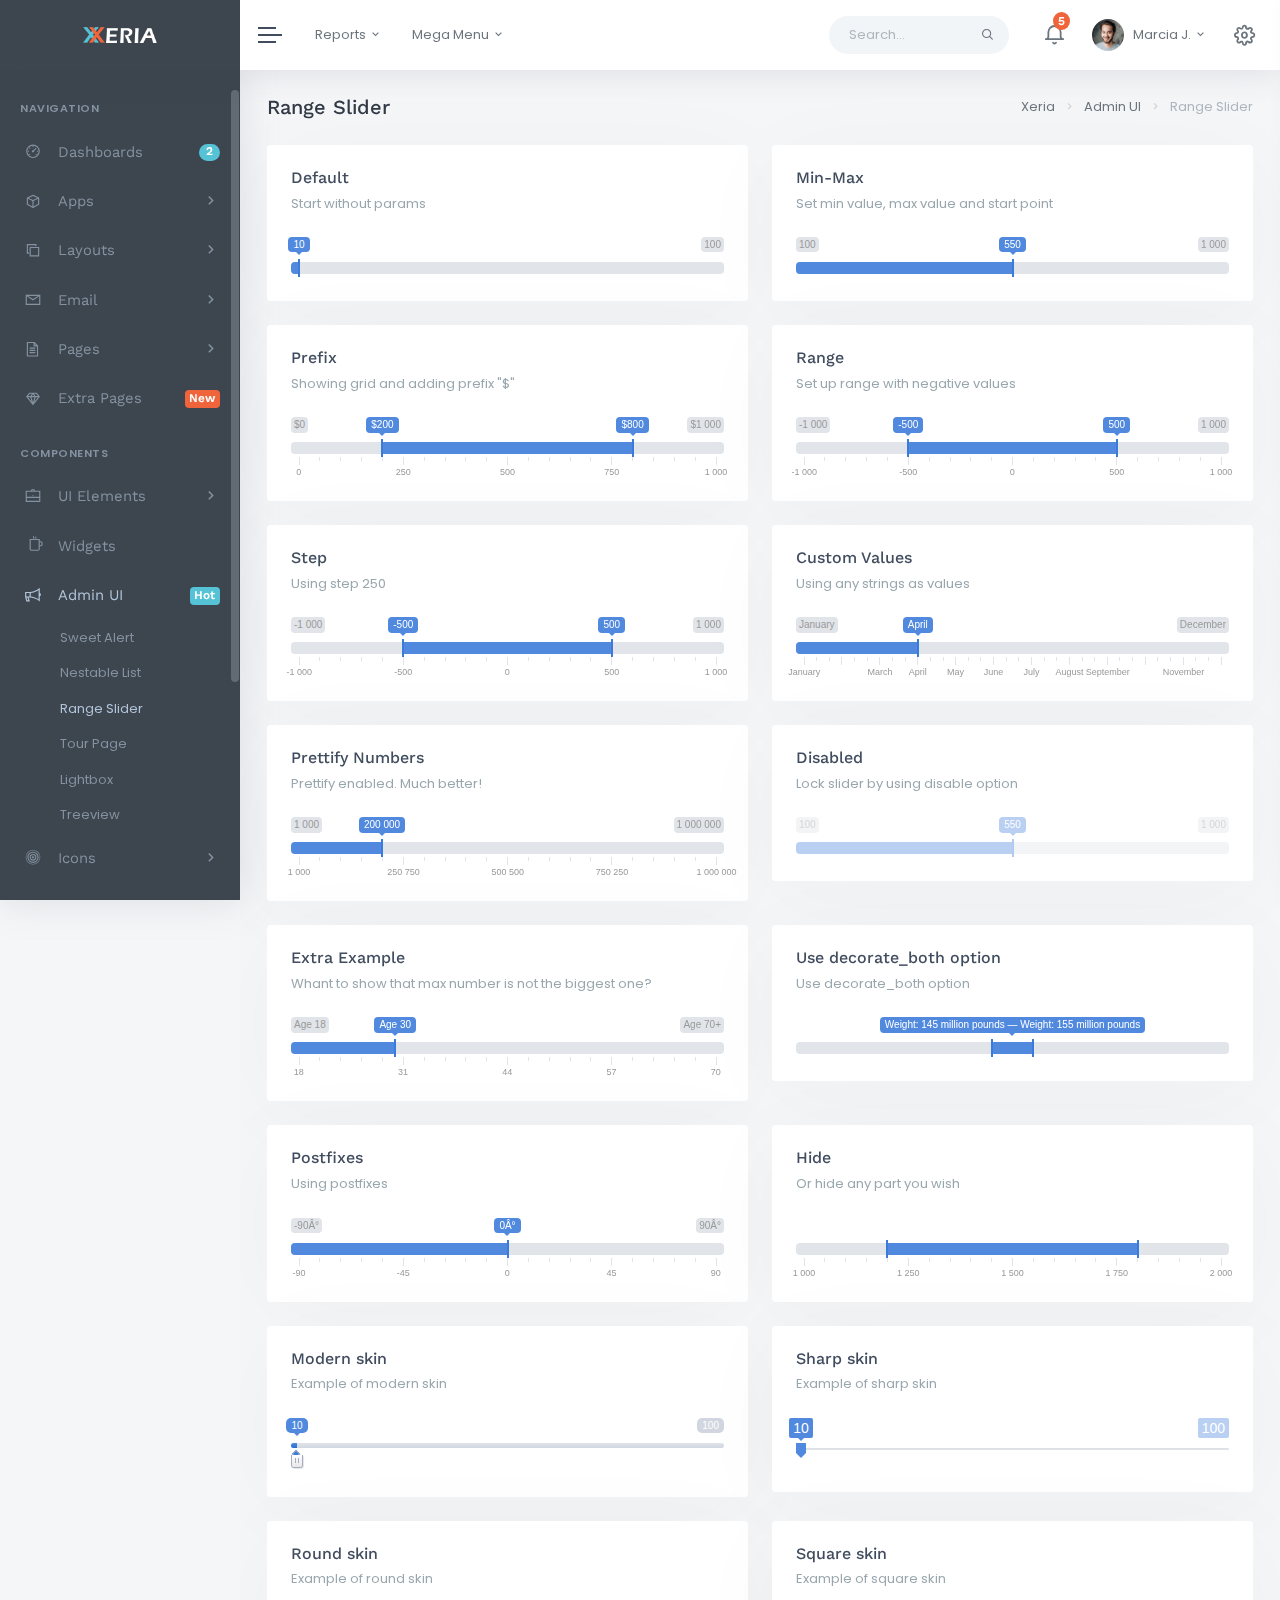
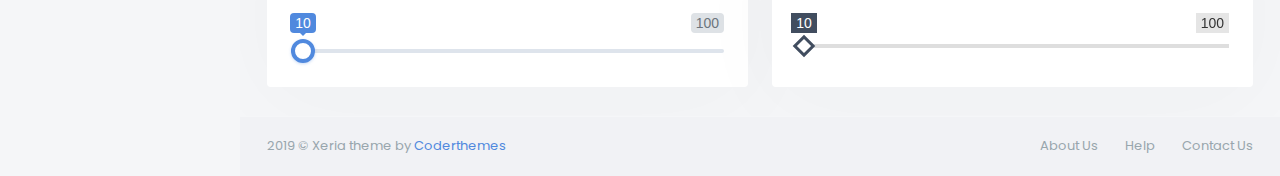
<file: admin-range-slider.html>
<!DOCTYPE html>
<html lang="en">
    <head>
        <meta charset="utf-8" />
        <title>Xeria - Responsive Admin Dashboard Template</title>
        <meta name="viewport" content="width=device-width, initial-scale=1.0">
        <meta content="A fully featured admin theme which can be used to build CRM, CMS, etc." name="description" />
        <meta content="Coderthemes" name="author" />
        <meta http-equiv="X-UA-Compatible" content="IE=edge" />
        <!-- App favicon -->
        <link rel="shortcut icon" href="assets/images/favicon.ico">

        <!-- ION Slider -->
        <link href="assets/libs/ion-rangeslider/ion.rangeSlider.min.css" rel="stylesheet" type="text/css"/>

        <!-- App css -->
        <link href="assets/css/bootstrap.min.css" rel="stylesheet" type="text/css" />
        <link href="assets/css/icons.min.css" rel="stylesheet" type="text/css" />
        <link href="assets/css/app.min.css" rel="stylesheet" type="text/css" />

    </head>

    <body>

        <!-- Begin page -->
        <div id="wrapper">

            <!-- Topbar Start -->
            <div class="navbar-custom">
                <ul class="list-unstyled topnav-menu float-right mb-0">

                    <li class="d-none d-sm-block">
                        <form class="app-search">
                            <div class="app-search-box">
                                <div class="input-group">
                                    <input type="text" class="form-control" placeholder="Search...">
                                    <div class="input-group-append">
                                        <button class="btn" type="submit">
                                            <i class="fe-search"></i>
                                        </button>
                                    </div>
                                </div>
                            </div>
                        </form>
                    </li>
        
                    <li class="dropdown notification-list">
                        <a class="nav-link dropdown-toggle  waves-effect" data-toggle="dropdown" href="#" role="button" aria-haspopup="false" aria-expanded="false">
                            <i class="fe-bell noti-icon"></i>
                            <span class="badge badge-danger rounded-circle noti-icon-badge">5</span>
                        </a>
                        <div class="dropdown-menu dropdown-menu-right dropdown-lg">

                            <!-- item-->
                            <div class="dropdown-item noti-title">
                                <h5 class="m-0 text-white">
                                    <span class="float-right">
                                        <a href="" class="text-light">
                                            <small>Clear All</small>
                                        </a>
                                    </span>Notification
                                </h5>
                            </div>

                            <div class="slimscroll noti-scroll">

                                <!-- item-->
                                <a href="javascript:void(0);" class="dropdown-item notify-item active">
                                    <div class="notify-icon">
                                        <img src="assets/images/users/user-1.jpg" class="img-fluid rounded-circle" alt="" /> </div>
                                    <p class="notify-details">Cristina Pride</p>
                                    <p class="text-muted mb-0 user-msg">
                                        <small>Hi, How are you? What about our next meeting</small>
                                    </p>
                                </a>

                                <!-- item-->
                                <a href="javascript:void(0);" class="dropdown-item notify-item">
                                    <div class="notify-icon bg-primary">
                                        <i class="mdi mdi-comment-account-outline"></i>
                                    </div>
                                    <p class="notify-details">Caleb Flakelar commented on Admin
                                        <small class="text-muted">1 min ago</small>
                                    </p>
                                </a>

                                <!-- item-->
                                <a href="javascript:void(0);" class="dropdown-item notify-item">
                                    <div class="notify-icon">
                                        <img src="assets/images/users/user-4.jpg" class="img-fluid rounded-circle" alt="" /> </div>
                                    <p class="notify-details">Karen Robinson</p>
                                    <p class="text-muted mb-0 user-msg">
                                        <small>Wow ! this admin looks good and awesome design</small>
                                    </p>
                                </a>

                                <!-- item-->
                                <a href="javascript:void(0);" class="dropdown-item notify-item">
                                    <div class="notify-icon bg-warning">
                                        <i class="mdi mdi-account-plus"></i>
                                    </div>
                                    <p class="notify-details">New user registered.
                                        <small class="text-muted">5 hours ago</small>
                                    </p>
                                </a>

                                <!-- item-->
                                <a href="javascript:void(0);" class="dropdown-item notify-item">
                                    <div class="notify-icon bg-info">
                                        <i class="mdi mdi-comment-account-outline"></i>
                                    </div>
                                    <p class="notify-details">Caleb Flakelar commented on Admin
                                        <small class="text-muted">4 days ago</small>
                                    </p>
                                </a>

                                <!-- item-->
                                <a href="javascript:void(0);" class="dropdown-item notify-item">
                                    <div class="notify-icon bg-secondary">
                                        <i class="mdi mdi-heart"></i>
                                    </div>
                                    <p class="notify-details">Carlos Crouch liked
                                        <b>Admin</b>
                                        <small class="text-muted">13 days ago</small>
                                    </p>
                                </a>
                            </div>

                            <!-- All-->
                            <a href="javascript:void(0);" class="dropdown-item text-center text-primary notify-item notify-all">
                                View all
                                <i class="fi-arrow-right"></i>
                            </a>

                        </div>
                    </li>

                    <li class="dropdown notification-list">
                        <a class="nav-link dropdown-toggle nav-user mr-0 waves-effect" data-toggle="dropdown" href="#" role="button" aria-haspopup="false" aria-expanded="false">
                            <img src="assets/images/users/user-1.jpg" alt="user-image" class="rounded-circle">
                            <span class="pro-user-name ml-1">
                                Marcia J. <i class="mdi mdi-chevron-down"></i> 
                            </span>
                        </a>
                        <div class="dropdown-menu dropdown-menu-right profile-dropdown ">
                            <!-- item-->
                            <div class="dropdown-item noti-title">
                                <h5 class="m-0 text-white">
                                    Welcome !
                                </h5>
                            </div>

                            <!-- item-->
                            <a href="javascript:void(0);" class="dropdown-item notify-item">
                                <i class="fe-user"></i>
                                <span>My Account</span>
                            </a>

                            <!-- item-->
                            <a href="javascript:void(0);" class="dropdown-item notify-item">
                                <i class="fe-settings"></i>
                                <span>Settings</span>
                            </a>

                            <!-- item-->
                            <a href="javascript:void(0);" class="dropdown-item notify-item">
                                <i class="fe-lock"></i>
                                <span>Lock Screen</span>
                            </a>

                            <div class="dropdown-divider"></div>

                            <!-- item-->
                            <a href="javascript:void(0);" class="dropdown-item notify-item">
                                <i class="fe-log-out"></i>
                                <span>Logout</span>
                            </a>

                        </div>
                    </li>

                    <li class="dropdown notification-list">
                        <a href="javascript:void(0);" class="nav-link right-bar-toggle waves-effect">
                            <i class="fe-settings noti-icon"></i>
                        </a>
                    </li>


                </ul>

                <!-- LOGO -->
                <div class="logo-box">
                    <a href="index.html" class="logo text-center">
                        <span class="logo-lg">
                            <img src="assets/images/logo-light.png" alt="" height="16">
                            <!-- <span class="logo-lg-text-light">Xeria</span> -->
                        </span>
                        <span class="logo-sm">
                            <!-- <span class="logo-sm-text-dark">X</span> -->
                            <img src="assets/images/logo-sm.png" alt="" height="18">
                        </span>
                    </a>
                </div>

                <ul class="list-unstyled topnav-menu topnav-menu-left m-0">
                    <li>
                        <button class="button-menu-mobile waves-effect">
                            <span></span>
                            <span></span>
                            <span></span>
                        </button>
                    </li>
        
                    <li class="dropdown d-none d-lg-block">
                        <a class="nav-link dropdown-toggle waves-effect" data-toggle="dropdown" href="#" role="button" aria-haspopup="false" aria-expanded="false">
                            Reports
                            <i class="mdi mdi-chevron-down"></i> 
                        </a>
                        <div class="dropdown-menu">
                            <!-- item-->
                            <a href="javascript:void(0);" class="dropdown-item">
                                Finance Report
                            </a>

                            <!-- item-->
                            <a href="javascript:void(0);" class="dropdown-item">
                                Monthly Report
                            </a>

                            <!-- item-->
                            <a href="javascript:void(0);" class="dropdown-item">
                                Revenue Report
                            </a>

                            <!-- item-->
                            <a href="javascript:void(0);" class="dropdown-item">
                                Settings
                            </a>

                            <!-- item-->
                            <a href="javascript:void(0);" class="dropdown-item">
                                Help & Support
                            </a>

                        </div>
                    </li>

                    <li class="dropdown dropdown-mega d-none d-lg-block">
                        <a class="nav-link dropdown-toggle waves-effect" data-toggle="dropdown" href="#" role="button" aria-haspopup="false" aria-expanded="false">
                            Mega Menu
                            <i class="mdi mdi-chevron-down"></i> 
                        </a>
                        <div class="dropdown-menu dropdown-megamenu">
                            <div class="row">
                                <div class="col-sm-8">
                        
                                    <div class="row">
                                        <div class="col-md-4">
                                            <h5 class="text-dark mt-0">UI Components</h5>
                                            <ul class="list-unstyled megamenu-list mt-2">
                                                <li>
                                                    <a href="javascript:void(0);">Widgets</a>
                                                </li>
                                                <li>
                                                    <a href="javascript:void(0);">Nestable List</a>
                                                </li>
                                                <li>
                                                    <a href="javascript:void(0);">Range Sliders</a>
                                                </li>
                                                <li>
                                                    <a href="javascript:void(0);">Masonry Items</a>
                                                </li>
                                                <li>
                                                    <a href="javascript:void(0);">Sweet Alerts</a>
                                                </li>
                                                <li>
                                                    <a href="javascript:void(0);">Treeview Page</a>
                                                </li>
                                                <li>
                                                    <a href="javascript:void(0);">Tour Page</a>
                                                </li>
                                            </ul>
                                        </div>

                                        <div class="col-md-4">
                                            <h5 class="text-dark mt-0">Applications</h5>
                                            <ul class="list-unstyled megamenu-list mt-2">
                                                <li>
                                                    <a href="javascript:void(0);">Email Pages</a>
                                                </li>
                                                <li>
                                                    <a href="javascript:void(0);">Profile</a>
                                                </li>
                                                <li>
                                                    <a href="javascript:void(0);">Calendar</a>
                                                </li>
                                                <li>
                                                    <a href="javascript:void(0);">Team Contacts</a>
                                                </li>
                                                <li>
                                                    <a href="javascript:void(0);">Maintenance</a>
                                                </li>
                                                <li>
                                                    <a href="javascript:void(0);">Coming Soon Page</a>
                                                </li>
                                            </ul>
                                        </div>

                                        <div class="col-md-4">
                                            <h5 class="text-dark mt-0">Layouts</h5>
                                            <ul class="list-unstyled megamenu-list mt-2">
                                                <li>
                                                    <a href="javascript:void(0);">Small Sidebar</a>
                                                </li>
                                                <li>
                                                    <a href="javascript:void(0);">Light Sidebar</a>
                                                </li>
                                                <li>
                                                    <a href="javascript:void(0);">Dark Topbar</a>
                                                </li>
                                                <li>
                                                    <a href="javascript:void(0);">Preloader</a>
                                                </li>
                                                <li>
                                                    <a href="javascript:void(0);">Sidebar Collapsed</a>
                                                </li>
                                            </ul>
                                        </div>
                                    </div>
                                </div>
                                <div class="col-sm-4">
                                    <div class="text-center mt-3">
                                        <h3 class="text-dark">Launching Discount Sale!</h3>
                                        <p class="font-16">Save up to 55% off.</p>
                                        <button class="btn btn-primary mt-1">Download Now <i class="mdi mdi-arrow-right-bold-outline ml-1"></i></button>
                                    </div>
                                </div>
                            </div>

                        </div>
                    </li>
                </ul>
            </div>
            <!-- end Topbar -->

            <!-- ========== Left Sidebar Start ========== -->
            <div class="left-side-menu">

                <div class="slimscroll-menu">

                    <!--- Sidemenu -->
                    <div id="sidebar-menu">

                        <ul class="metismenu" id="side-menu">

                            <li class="menu-title">Navigation</li>

                            <li>
                                <a href="javascript: void(0);">
                                    <i class="la la-dashboard"></i>
                                    <span class="badge badge-info badge-pill float-right">2</span>
                                    <span> Dashboards </span>
                                </a>
                                <ul class="nav-second-level" aria-expanded="false">
                                    <li>
                                        <a href="index.html">Dashboard 1</a>
                                    </li>
                                    <li>
                                        <a href="dashboard-2.html">Dashboard 2</a>
                                    </li>
                                </ul>
                            </li>

                            <li>
                                <a href="javascript: void(0);">
                                    <i class="la la-cube"></i>
                                    <span> Apps </span>
                                    <span class="menu-arrow"></span>
                                </a>
                                <ul class="nav-second-level" aria-expanded="false">
                                    <li>
                                        <a href="apps-calendar.html">Calendar</a>
                                    </li>
                                    <li>
                                        <a href="apps-contacts.html">Contacts</a>
                                    </li>
                                    <li>
                                        <a href="apps-tickets.html">Tickets</a>
                                    </li>
                                </ul>
                            </li>

                            <li>
                                <a href="javascript: void(0);">
                                    <i class="la la-clone"></i>
                                    <span> Layouts </span>
                                    <span class="menu-arrow"></span>
                                </a>
                                <ul class="nav-second-level" aria-expanded="false">
                                    <li>
                                        <a href="layouts-sidebar-sm.html">Small Sidebar</a>
                                    </li>
                                    <li>
                                        <a href="layouts-light-sidebar.html">Light Sidebar</a>
                                    </li>
                                    <li>
                                        <a href="layouts-dark-topbar.html">Dark Topbar</a>
                                    </li>
                                    <li>
                                        <a href="layouts-preloader.html">Preloader</a>
                                    </li>
                                    <li>
                                        <a href="layouts-sidebar-collapsed.html">Sidebar Collapsed</a>
                                    </li>
                                    <li>
                                        <a href="layouts-boxed.html">Boxed</a>
                                    </li>
                                </ul>
                            </li>
                
                            <li>
                                <a href="javascript: void(0);">
                                    <i class="la la-envelope"></i>
                                    <span> Email </span>
                                    <span class="menu-arrow"></span>
                                </a>
                                <ul class="nav-second-level" aria-expanded="false">
                                    <li>
                                        <a href="email-inbox.html">Inbox</a>
                                    </li>
                                    <li>
                                        <a href="email-read.html">Read Email</a>
                                    </li>
                                    <li>
                                        <a href="email-compose.html">Compose Email</a>
                                    </li>
                                    <li>
                                        <a href="email-templates.html">Email Templates</a>
                                    </li>
                                </ul>
                            </li>

                            <li>
                                <a href="javascript: void(0);">
                                    <i class="la la-file-text-o"></i>
                                    <span> Pages </span>
                                    <span class="menu-arrow"></span>
                                </a>
                                <ul class="nav-second-level" aria-expanded="false">
                                    <li>
                                        <a href="pages-starter.html">Starter</a>
                                    </li>
                                    <li>
                                        <a href="pages-login.html">Log In</a>
                                    </li>
                                    <li>
                                        <a href="pages-register.html">Register</a>
                                    </li>
                                    <li>
                                        <a href="pages-recoverpw.html">Recover Password</a>
                                    </li>
                                    <li>
                                        <a href="pages-lock-screen.html">Lock Screen</a>
                                    </li>
                                    <li>
                                        <a href="pages-logout.html">Logout</a>
                                    </li>
                                    <li>
                                        <a href="pages-confirm-mail.html">Confirm Mail</a>
                                    </li>
                                    <li>
                                        <a href="pages-404.html">Error 404</a>
                                    </li>
                                    <li>
                                        <a href="pages-404-alt.html">Error 404-alt</a>
                                    </li>
                                    <li>
                                        <a href="pages-500.html">Error 500</a>
                                    </li>
                                </ul>
                            </li>

                            <li>
                                <a href="javascript: void(0);">
                                    <i class="la la-diamond"></i>
                                    <span class="badge badge-danger float-right">New</span>
                                    <span> Extra Pages </span>
                                </a>
                                <ul class="nav-second-level" aria-expanded="false">
                                    <li>
                                        <a href="extras-profile.html">Profile</a>
                                    </li>
                                    <li>
                                        <a href="extras-timeline.html">Timeline</a>
                                    </li>
                                    <li>
                                        <a href="extras-invoice.html">Invoice</a>
                                    </li>
                                    <li>
                                        <a href="extras-faqs.html">FAQs</a>
                                    </li>
                                    <li>
                                        <a href="extras-pricing.html">Pricing</a>
                                    </li>
                                    <li>
                                        <a href="extras-maintenance.html">Maintenance</a>
                                    </li>
                                    <li>
                                        <a href="extras-coming-soon.html">Coming Soon</a>
                                    </li>
                                </ul>
                            </li>

                            <li class="menu-title mt-2">Components</li>

                            <li>
                                <a href="javascript: void(0);">
                                    <i class="la la-briefcase"></i>
                                    <span> UI Elements </span>
                                    <span class="menu-arrow"></span>
                                </a>
                                <ul class="nav-second-level" aria-expanded="false">
                                    <li>
                                        <a href="ui-buttons.html">Buttons</a>
                                    </li>
                                    <li>
                                        <a href="ui-cards.html">Cards</a>
                                    </li>
                                    <li>
                                        <a href="ui-tabs-accordions.html">Tabs & Accordions</a>
                                    </li>
                                    <li>
                                        <a href="ui-modals.html">Modals</a>
                                    </li>
                                    <li>
                                        <a href="ui-progress.html">Progress</a>
                                    </li>
                                    <li>
                                        <a href="ui-notifications.html">Notifications</a>
                                    </li>
                                    <li>
                                        <a href="ui-general.html">General UI</a>
                                    </li>
                                    <li>
                                        <a href="ui-typography.html">Typography</a>
                                    </li>
                                    <li>
                                        <a href="ui-grid.html">Grid</a>
                                    </li>
                                </ul>
                            </li>

                            <li>
                                <a href="widgets.html">
                                    <i class="la la-coffee"></i>
                                    <span> Widgets </span>
                                </a>
                            </li>

                            <li>
                                <a href="javascript: void(0);">
                                    <i class="la la-bullhorn"></i>
                                    <span class="badge badge-info float-right">Hot</span>
                                    <span> Admin UI </span>
                                </a>
                                <ul class="nav-second-level" aria-expanded="false">
                                    <li>
                                        <a href="admin-sweet-alert.html">Sweet Alert</a>
                                    </li>
                                    <li>
                                        <a href="admin-nestable.html">Nestable List</a>
                                    </li>
                                    <li>
                                        <a href="admin-range-slider.html">Range Slider</a>
                                    </li>
                                    <li>
                                        <a href="admin-tour.html">Tour Page</a>
                                    </li>
                                    <li>
                                        <a href="admin-lightbox.html">Lightbox</a>
                                    </li>
                                    <li>
                                        <a href="admin-treeview.html">Treeview</a>
                                    </li>
                                </ul>
                            </li>

                            <li>
                                <a href="javascript: void(0);">
                                    <i class="la la-bullseye"></i>
                                    <span> Icons </span>
                                    <span class="menu-arrow"></span>
                                </a>
                                <ul class="nav-second-level" aria-expanded="false">
                                    <li>
                                        <a href="icons-feather.html">Feather Icons</a>
                                    </li>
                                    <li>
                                        <a href="icons-lineawesome.html">Line Awesome</a>
                                    </li>
                                    <li>
                                        <a href="icons-mdi.html">Material Design Icons</a>
                                    </li>
                                    <li>
                                        <a href="icons-font-awesome.html">Font Awesome</a>
                                    </li>
                                    <li>
                                        <a href="icons-simple-line.html">Simple Line</a>
                                    </li>
                                </ul>
                            </li>
                
                            <li>
                                <a href="javascript: void(0);">
                                    <i class="la la-wrench"></i>
                                    <span> Forms </span>
                                    <span class="menu-arrow"></span>
                                </a>
                                <ul class="nav-second-level" aria-expanded="false">
                                    <li>
                                        <a href="forms-elements.html">General Elements</a>
                                    </li>
                                    <li>
                                        <a href="forms-advanced.html">Advanced</a>
                                    </li>
                                    <li>
                                        <a href="forms-validation.html">Validation</a>
                                    </li>
                                    <li>
                                        <a href="forms-pickers.html">Pickers</a>
                                    </li>
                                    <li>
                                        <a href="forms-wizard.html">Wizard</a>
                                    </li>
                                    <li>
                                        <a href="forms-masks.html">Masks</a>
                                    </li>
                                    <li>
                                        <a href="forms-summernote.html">Summernote</a>
                                    </li>
                                    <li>
                                        <a href="forms-quilljs.html">Quilljs Editor</a>
                                    </li>
                                    <li>
                                        <a href="forms-file-uploads.html">File Uploads</a>
                                    </li>
                                </ul>
                            </li>

                            <li>
                                <a href="javascript: void(0);">
                                    <i class="la la-table"></i>
                                    <span> Tables </span>
                                    <span class="menu-arrow"></span>
                                </a>
                                <ul class="nav-second-level" aria-expanded="false">
                                    <li>
                                        <a href="tables-basic.html">Basic Tables</a>
                                    </li>
                                    <li>
                                        <a href="tables-datatables.html">Data Tables</a>
                                    </li>
                                    <li>
                                        <a href="tables-editable.html">Editable Tables</a>
                                    </li>
                                    <li>
                                        <a href="tables-responsive.html">Responsive Tables</a>
                                    </li>
                                    <li>
                                        <a href="tables-tablesaw.html">Tablesaw Tables</a>
                                    </li>
                                </ul>
                            </li>

                            <li>
                                <a href="javascript: void(0);">
                                    <i class="la la-bar-chart"></i>
                                    <span> Charts </span>
                                    <span class="menu-arrow"></span>
                                </a>
                                <ul class="nav-second-level" aria-expanded="false">
                                    <li>
                                        <a href="charts-apex.html">Apex Charts</a>
                                    </li>
                                    <li>
                                        <a href="charts-flot.html">Flot Charts</a>
                                    </li>
                                    <li>
                                        <a href="charts-morris.html">Morris Charts</a>
                                    </li>
                                    <li>
                                        <a href="charts-chartjs.html">Chartjs Charts</a>
                                    </li>
                                    <li>
                                        <a href="charts-bright.html">Bright Charts</a>
                                    </li>
                                    <li>
                                        <a href="charts-chartist.html">Chartist Charts</a>
                                    </li>
                                    <li>
                                        <a href="charts-peity.html">Peity Charts</a>
                                    </li>
                                    <li>
                                        <a href="charts-sparklines.html">Sparklines Charts</a>
                                    </li>
                                    <li>
                                        <a href="charts-knob.html">Jquery Knob Charts</a>
                                    </li>
                                </ul>
                            </li>

                            <li>
                                <a href="javascript: void(0);">
                                    <i class="la la-map"></i>
                                    <span> Maps </span>
                                    <span class="menu-arrow"></span>
                                </a>
                                <ul class="nav-second-level" aria-expanded="false">
                                    <li>
                                        <a href="maps-google.html">Google Maps</a>
                                    </li>
                                    <li>
                                        <a href="maps-vector.html">Vector Maps</a>
                                    </li>
                                    <li>
                                        <a href="maps-mapael.html">Mapael Maps</a>
                                    </li>
                                </ul>
                            </li>

                            <li>
                                <a href="javascript: void(0);">
                                    <i class="la la-plus-square-o"></i>
                                    <span> Multi Level </span>
                                    <span class="menu-arrow"></span>
                                </a>
                                <ul class="nav-second-level nav" aria-expanded="false">
                                    <li>
                                        <a href="javascript: void(0);">Level 1.1</a>
                                    </li>
                                    <li>
                                        <a href="javascript: void(0);" aria-expanded="false">Level 1.2
                                            <span class="menu-arrow"></span>
                                        </a>
                                        <ul class="nav-third-level nav" aria-expanded="false">
                                            <li>
                                                <a href="javascript: void(0);">Level 2.1</a>
                                            </li>
                                            <li>
                                                <a href="javascript: void(0);">Level 2.2</a>
                                            </li>
                                        </ul>
                                    </li>
                                </ul>
                            </li>
                        </ul>

                    </div>
                    <!-- End Sidebar -->

                    <div class="clearfix"></div>

                </div>
                <!-- Sidebar -left -->

            </div>
            <!-- Left Sidebar End -->

            <!-- ============================================================== -->
            <!-- Start Page Content here -->
            <!-- ============================================================== -->

            <div class="content-page">
                <div class="content">

                    <!-- Start Content-->
                    <div class="container-fluid">
                        
                        <!-- start page title -->
                        <div class="row">
                            <div class="col-12">
                                <div class="page-title-box">
                                    <div class="page-title-right">
                                        <ol class="breadcrumb m-0">
                                            <li class="breadcrumb-item"><a href="javascript: void(0);">Xeria</a></li>
                                            <li class="breadcrumb-item"><a href="javascript: void(0);">Admin UI</a></li>
                                            <li class="breadcrumb-item active">Range Slider</li>
                                        </ol>
                                    </div>
                                    <h4 class="page-title">Range Slider</h4>
                                </div>
                            </div>
                        </div>     
                        <!-- end page title --> 

                        <div class="row">
                            <div class="col-md-6">
                                <div class="card-box">
                                    <h4 class="header-title">Default</h4>
                                    <p class="sub-header">
                                        Start without params
                                    </p>
                                    <input type="text" id="range_01">
                                </div> <!-- end card-box-->
                            </div> <!-- end col -->

                            <div class="col-md-6">
                                <div class="card-box">
                                    <h4 class="header-title">Min-Max</h4>
                                    <p class="sub-header">
                                        Set min value, max value and start point
                                    </p>
                                    <input type="text" id="range_02">
                                </div> <!-- end card-box-->
                            </div> <!-- end col -->
                        </div>
                        <!-- end row -->


                        <div class="row">
                            <div class="col-md-6">
                                <div class="card-box">
                                    <h4 class="header-title">Prefix</h4>
                                    <p class="sub-header">
                                        Showing grid and adding prefix "$"
                                    </p>
                                    <input type="text" id="range_03">
                                </div> <!-- end card-box-->
                            </div> <!-- end col -->

                            <div class="col-md-6">
                                <div class="card-box">
                                    <h4 class="header-title">Range</h4>
                                    <p class="sub-header">
                                        Set up range with negative values
                                    </p>
                                    <input type="text" id="range_04">
                                </div> <!-- end card-box-->
                            </div> <!-- end col -->
                        </div>
                        <!-- end row -->


                        <div class="row">
                            <div class="col-md-6">
                                <div class="card-box">
                                    <h4 class="header-title">Step</h4>
                                    <p class="sub-header">
                                        Using step 250
                                    </p>
                                    <input type="text" id="range_05">
                                </div> <!-- end card-box-->
                            </div> <!-- end col -->

                            <div class="col-md-6">
                                <div class="card-box">
                                    <h4 class="header-title">Custom Values</h4>
                                    <p class="sub-header">
                                        Using any strings as values
                                    </p>
                                    <input type="text" id="range_06">
                                </div> <!-- end card-box-->
                            </div> <!-- end col -->
                        </div>
                        <!-- end row -->


                        <div class="row">
                            <div class="col-md-6">
                                <div class="card-box">
                                    <h4 class="header-title">Prettify Numbers</h4>
                                    <p class="sub-header">
                                        Prettify enabled. Much better!
                                    </p>
                                    <input type="text" id="range_07">
                                </div> <!-- end card-box-->
                            </div> <!-- end col -->

                            <div class="col-md-6">
                                <div class="card-box">
                                    <h4 class="header-title">Disabled</h4>
                                    <p class="sub-header">
                                        Lock slider by using disable option
                                    </p>
                                    <input type="text" id="range_08">
                                </div> <!-- end card-box-->
                            </div> <!-- end col -->
                        </div>
                        <!-- end row -->


                        <div class="row">
                            <div class="col-md-6">
                                <div class="card-box">
                                    <h4 class="header-title">Extra Example</h4>
                                    <p class="sub-header">
                                        Whant to show that max number is not the biggest one?
                                    </p>
                                    <input type="text" id="range_09">
                                </div> <!-- end card-box-->
                            </div> <!-- end col -->

                            <div class="col-md-6">
                                <div class="card-box">
                                    <h4 class="header-title">Use decorate_both option</h4>
                                    <p class="sub-header">
                                        Use decorate_both option
                                    </p>
                                    <input type="text" id="range_10">
                                </div> <!-- end card-box-->
                            </div> <!-- end col -->
                        </div>
                        <!-- end row -->


                        <div class="row">
                            <div class="col-md-6">
                                <div class="card-box">
                                    <h4 class="header-title">Postfixes</h4>
                                    <p class="sub-header">
                                        Using postfixes
                                    </p>
                                    <input type="text" id="range_11">
                                </div> <!-- end card-box-->
                            </div> <!-- end col -->

                            <div class="col-md-6">
                                <div class="card-box">
                                    <h4 class="header-title">Hide</h4>
                                    <p class="sub-header">
                                        Or hide any part you wish
                                    </p>
                                    <input type="text" id="range_12">
                                </div> <!-- end card-box-->
                            </div> <!-- end col -->
                        </div>
                        <!-- end row -->


                        <div class="row">
                            <div class="col-md-6">
                                <div class="card-box">
                                    <h4 class="header-title">Modern skin</h4>
                                    <p class="sub-header">
                                        Example of modern skin
                                    </p>
                                    <input type="text" id="range_13">
                                </div> <!-- end card-box-->
                            </div> <!-- end col -->

                            <div class="col-md-6">
                                <div class="card-box">
                                    <h4 class="header-title">Sharp skin</h4>
                                    <p class="sub-header">
                                        Example of sharp skin
                                    </p>
                                    <input type="text" id="range_14">
                                </div> <!-- end card-box-->
                            </div> <!-- end col -->
                        </div>
                        <!-- end row -->

                        <div class="row">
                            <div class="col-md-6">
                                <div class="card-box">
                                    <h4 class="header-title">Round skin</h4>
                                    <p class="sub-header">
                                        Example of round skin
                                    </p>
                                    <input type="text" id="range_15">
                                </div> <!-- end card-box-->
                            </div> <!-- end col -->

                            <div class="col-md-6">
                                <div class="card-box">
                                    <h4 class="header-title">Square skin</h4>
                                    <p class="sub-header">
                                        Example of square skin
                                    </p>
                                    <input type="text" id="range_16">
                                </div> <!-- end card-box-->
                            </div> <!-- end col -->
                        </div>
                        <!-- end row -->
                        
                    </div> <!-- container -->

                </div> <!-- content -->

                <!-- Footer Start -->
                <footer class="footer">
                    <div class="container-fluid">
                        <div class="row">
                            <div class="col-md-6">
                                2019 &copy; Xeria theme by <a href="">Coderthemes</a> 
                            </div>
                            <div class="col-md-6">
                                <div class="text-md-right footer-links d-none d-sm-block">
                                    <a href="javascript:void(0);">About Us</a>
                                    <a href="javascript:void(0);">Help</a>
                                    <a href="javascript:void(0);">Contact Us</a>
                                </div>
                            </div>
                        </div>
                    </div>
                </footer>
                <!-- end Footer -->

            </div>

            <!-- ============================================================== -->
            <!-- End Page content -->
            <!-- ============================================================== -->


        </div>
        <!-- END wrapper -->

        <!-- Right Sidebar -->
        <div class="right-bar">
            <div class="rightbar-title">
                <a href="javascript:void(0);" class="right-bar-toggle float-right">
                    <i class="mdi mdi-close"></i>
                </a>
                <h5 class="m-0 text-white">Settings</h5>
            </div>
            <div class="slimscroll-menu">
                <!-- User box -->
                <div class="user-box">
                    <div class="user-img">
                        <img src="assets/images/users/user-1.jpg" alt="user-img" title="Mat Helme" class="rounded-circle img-fluid">
                        <a href="javascript:void(0);" class="user-edit"><i class="mdi mdi-pencil"></i></a>
                    </div>
            
                    <h5><a href="javascript: void(0);">Marcia J. Melia</a> </h5>
                    <p class="text-muted mb-0"><small>Product Owner</small></p>
                </div>

                <!-- Settings -->
                <hr class="mt-0" />
                <div class="row">
                    <div class="col-6 text-center">
                        <h4 class="mb-1 mt-0">8,504</h4>
                        <p class="m-0">Balance</p>
                    </div>
                    <div class="col-6 text-center">
                        <h4 class="mb-1 mt-0">8,504</h4>
                        <p class="m-0">Balance</p>
                    </div>
                </div>
                <hr class="mb-0" />

                <div class="p-3">
                    <div class="custom-control custom-switch mb-2">
                        <input type="checkbox" class="custom-control-input" id="customSwitch1" checked>
                        <label class="custom-control-label" for="customSwitch1">Notifications</label>
                    </div>
                    <div class="custom-control custom-switch mb-2">
                        <input type="checkbox" class="custom-control-input" id="customSwitch2">
                        <label class="custom-control-label" for="customSwitch2">API Access</label>
                    </div>
                    <div class="custom-control custom-switch mb-2">
                        <input type="checkbox" class="custom-control-input" id="customSwitch3" checked>
                        <label class="custom-control-label" for="customSwitch3">Auto Updates</label>
                    </div>
                    <div class="custom-control custom-switch mb-2">
                        <input type="checkbox" class="custom-control-input" id="customSwitch4" checked>
                        <label class="custom-control-label" for="customSwitch4">Online Status</label>
                    </div>
                </div>

                <!-- Timeline -->
                <hr class="mt-0" />
                <h5 class="pl-3 pr-3">Messages <span class="float-right badge badge-pill badge-danger">25</span></h5>
                <hr class="mb-0" />
                <div class="p-3">
                    <div class="inbox-widget">
                        <div class="inbox-item">
                            <div class="inbox-item-img"><img src="assets/images/users/user-2.jpg" class="rounded-circle" alt=""></div>
                            <p class="inbox-item-author"><a href="javascript: void(0);" class="text-dark">Tomaslau</a></p>
                            <p class="inbox-item-text">I've finished it! See you so...</p>
                        </div>
                        <div class="inbox-item">
                            <div class="inbox-item-img"><img src="assets/images/users/user-3.jpg" class="rounded-circle" alt=""></div>
                            <p class="inbox-item-author"><a href="javascript: void(0);" class="text-dark">Stillnotdavid</a></p>
                            <p class="inbox-item-text">This theme is awesome!</p>
                        </div>
                        <div class="inbox-item">
                            <div class="inbox-item-img"><img src="assets/images/users/user-4.jpg" class="rounded-circle" alt=""></div>
                            <p class="inbox-item-author"><a href="javascript: void(0);" class="text-dark">Kurafire</a></p>
                            <p class="inbox-item-text">Nice to meet you</p>
                        </div>

                        <div class="inbox-item">
                            <div class="inbox-item-img"><img src="assets/images/users/user-5.jpg" class="rounded-circle" alt=""></div>
                            <p class="inbox-item-author"><a href="javascript: void(0);" class="text-dark">Shahedk</a></p>
                            <p class="inbox-item-text">Hey! there I'm available...</p>
                        </div>
                        <div class="inbox-item">
                            <div class="inbox-item-img"><img src="assets/images/users/user-6.jpg" class="rounded-circle" alt=""></div>
                            <p class="inbox-item-author"><a href="javascript: void(0);" class="text-dark">Adhamdannaway</a></p>
                            <p class="inbox-item-text">This theme is awesome!</p>
                        </div>
                    </div> <!-- end inbox-widget -->
                </div> <!-- end .p-3-->

            </div> <!-- end slimscroll-menu-->
        </div>
        <!-- /Right-bar -->

        <!-- Right bar overlay-->
        <div class="rightbar-overlay"></div>

        <!-- Vendor js -->
        <script src="assets/js/vendor.min.js"></script>

        <!-- Ion Range Slider-->
        <script src="assets/libs/ion-rangeslider/ion.rangeSlider.min.js"></script>

        <!-- Range slider init js-->
        <script src="assets/js/pages/range-sliders.init.js"></script>

        <!-- App js -->
        <script src="assets/js/app.min.js"></script>
        
    </body>
</html>
</file>
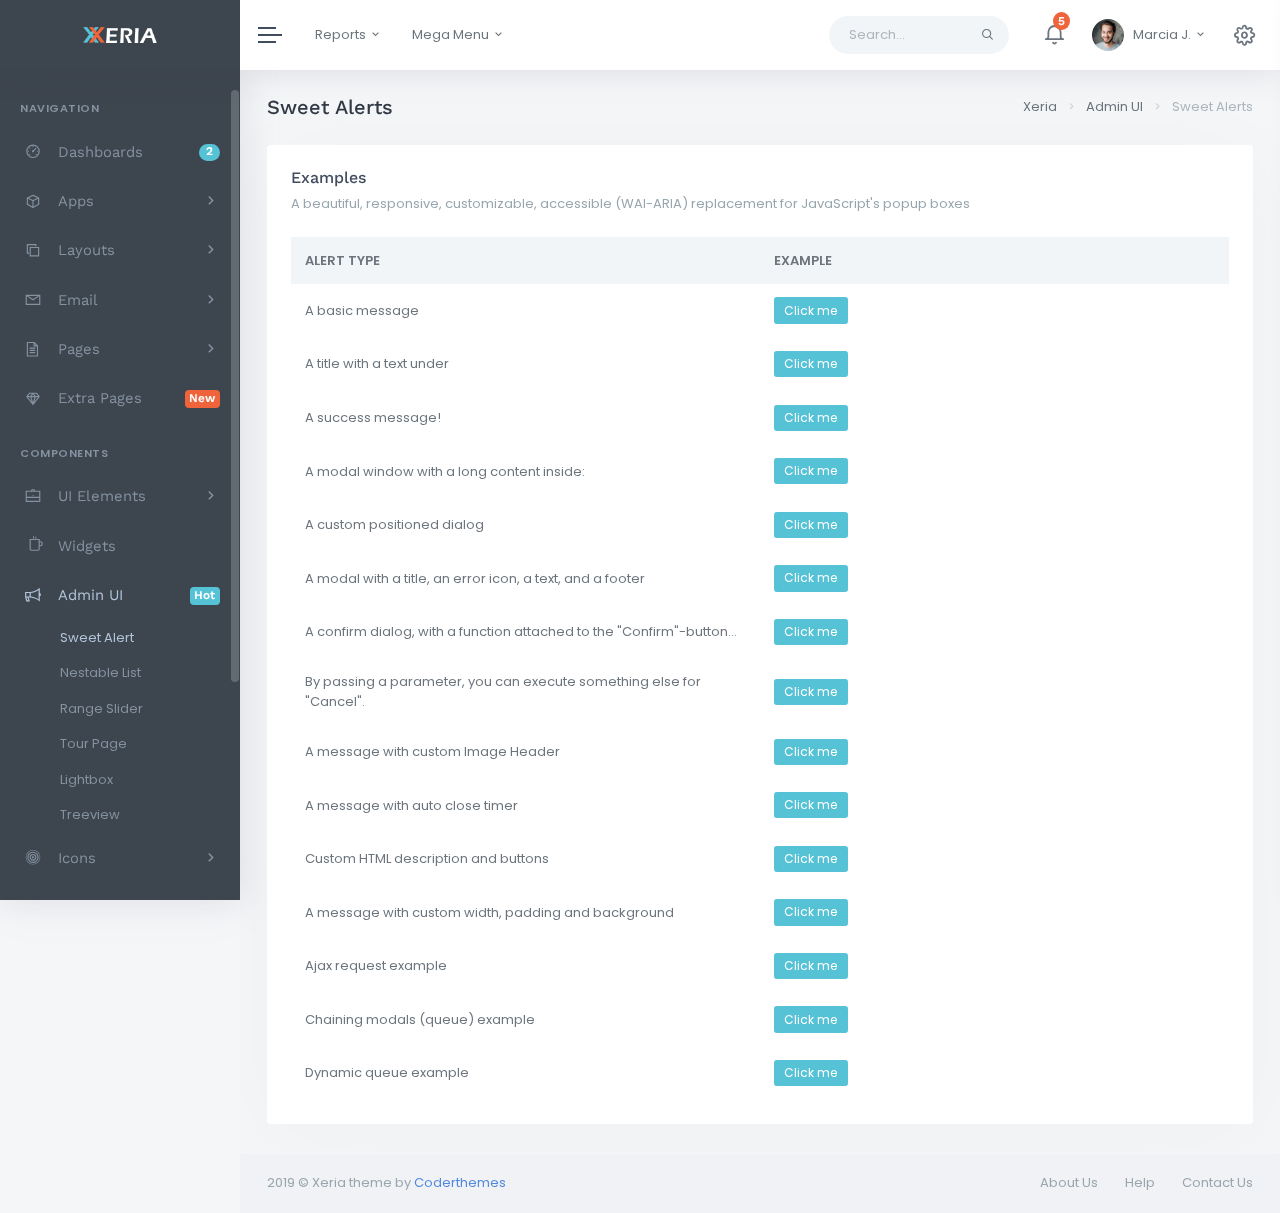
<file: admin-sweet-alert.html>
<!DOCTYPE html>
<html lang="en">
    <head>
        <meta charset="utf-8" />
        <title>Xeria - Responsive Admin Dashboard Template</title>
        <meta name="viewport" content="width=device-width, initial-scale=1.0">
        <meta content="A fully featured admin theme which can be used to build CRM, CMS, etc." name="description" />
        <meta content="Coderthemes" name="author" />
        <meta http-equiv="X-UA-Compatible" content="IE=edge" />
        <!-- App favicon -->
        <link rel="shortcut icon" href="assets/images/favicon.ico">

        <!-- Sweet Alert-->
        <link href="assets/libs/sweetalert2/sweetalert2.min.css" rel="stylesheet" type="text/css" />

        <!-- App css -->
        <link href="assets/css/bootstrap.min.css" rel="stylesheet" type="text/css" />
        <link href="assets/css/icons.min.css" rel="stylesheet" type="text/css" />
        <link href="assets/css/app.min.css" rel="stylesheet" type="text/css" />

    </head>

    <body>

        <!-- Begin page -->
        <div id="wrapper">

            <!-- Topbar Start -->
            <div class="navbar-custom">
                <ul class="list-unstyled topnav-menu float-right mb-0">

                    <li class="d-none d-sm-block">
                        <form class="app-search">
                            <div class="app-search-box">
                                <div class="input-group">
                                    <input type="text" class="form-control" placeholder="Search...">
                                    <div class="input-group-append">
                                        <button class="btn" type="submit">
                                            <i class="fe-search"></i>
                                        </button>
                                    </div>
                                </div>
                            </div>
                        </form>
                    </li>
        
                    <li class="dropdown notification-list">
                        <a class="nav-link dropdown-toggle  waves-effect" data-toggle="dropdown" href="#" role="button" aria-haspopup="false" aria-expanded="false">
                            <i class="fe-bell noti-icon"></i>
                            <span class="badge badge-danger rounded-circle noti-icon-badge">5</span>
                        </a>
                        <div class="dropdown-menu dropdown-menu-right dropdown-lg">

                            <!-- item-->
                            <div class="dropdown-item noti-title">
                                <h5 class="m-0 text-white">
                                    <span class="float-right">
                                        <a href="" class="text-light">
                                            <small>Clear All</small>
                                        </a>
                                    </span>Notification
                                </h5>
                            </div>

                            <div class="slimscroll noti-scroll">

                                <!-- item-->
                                <a href="javascript:void(0);" class="dropdown-item notify-item active">
                                    <div class="notify-icon">
                                        <img src="assets/images/users/user-1.jpg" class="img-fluid rounded-circle" alt="" /> </div>
                                    <p class="notify-details">Cristina Pride</p>
                                    <p class="text-muted mb-0 user-msg">
                                        <small>Hi, How are you? What about our next meeting</small>
                                    </p>
                                </a>

                                <!-- item-->
                                <a href="javascript:void(0);" class="dropdown-item notify-item">
                                    <div class="notify-icon bg-primary">
                                        <i class="mdi mdi-comment-account-outline"></i>
                                    </div>
                                    <p class="notify-details">Caleb Flakelar commented on Admin
                                        <small class="text-muted">1 min ago</small>
                                    </p>
                                </a>

                                <!-- item-->
                                <a href="javascript:void(0);" class="dropdown-item notify-item">
                                    <div class="notify-icon">
                                        <img src="assets/images/users/user-4.jpg" class="img-fluid rounded-circle" alt="" /> </div>
                                    <p class="notify-details">Karen Robinson</p>
                                    <p class="text-muted mb-0 user-msg">
                                        <small>Wow ! this admin looks good and awesome design</small>
                                    </p>
                                </a>

                                <!-- item-->
                                <a href="javascript:void(0);" class="dropdown-item notify-item">
                                    <div class="notify-icon bg-warning">
                                        <i class="mdi mdi-account-plus"></i>
                                    </div>
                                    <p class="notify-details">New user registered.
                                        <small class="text-muted">5 hours ago</small>
                                    </p>
                                </a>

                                <!-- item-->
                                <a href="javascript:void(0);" class="dropdown-item notify-item">
                                    <div class="notify-icon bg-info">
                                        <i class="mdi mdi-comment-account-outline"></i>
                                    </div>
                                    <p class="notify-details">Caleb Flakelar commented on Admin
                                        <small class="text-muted">4 days ago</small>
                                    </p>
                                </a>

                                <!-- item-->
                                <a href="javascript:void(0);" class="dropdown-item notify-item">
                                    <div class="notify-icon bg-secondary">
                                        <i class="mdi mdi-heart"></i>
                                    </div>
                                    <p class="notify-details">Carlos Crouch liked
                                        <b>Admin</b>
                                        <small class="text-muted">13 days ago</small>
                                    </p>
                                </a>
                            </div>

                            <!-- All-->
                            <a href="javascript:void(0);" class="dropdown-item text-center text-primary notify-item notify-all">
                                View all
                                <i class="fi-arrow-right"></i>
                            </a>

                        </div>
                    </li>

                    <li class="dropdown notification-list">
                        <a class="nav-link dropdown-toggle nav-user mr-0 waves-effect" data-toggle="dropdown" href="#" role="button" aria-haspopup="false" aria-expanded="false">
                            <img src="assets/images/users/user-1.jpg" alt="user-image" class="rounded-circle">
                            <span class="pro-user-name ml-1">
                                Marcia J. <i class="mdi mdi-chevron-down"></i> 
                            </span>
                        </a>
                        <div class="dropdown-menu dropdown-menu-right profile-dropdown ">
                            <!-- item-->
                            <div class="dropdown-item noti-title">
                                <h5 class="m-0 text-white">
                                    Welcome !
                                </h5>
                            </div>

                            <!-- item-->
                            <a href="javascript:void(0);" class="dropdown-item notify-item">
                                <i class="fe-user"></i>
                                <span>My Account</span>
                            </a>

                            <!-- item-->
                            <a href="javascript:void(0);" class="dropdown-item notify-item">
                                <i class="fe-settings"></i>
                                <span>Settings</span>
                            </a>

                            <!-- item-->
                            <a href="javascript:void(0);" class="dropdown-item notify-item">
                                <i class="fe-lock"></i>
                                <span>Lock Screen</span>
                            </a>

                            <div class="dropdown-divider"></div>

                            <!-- item-->
                            <a href="javascript:void(0);" class="dropdown-item notify-item">
                                <i class="fe-log-out"></i>
                                <span>Logout</span>
                            </a>

                        </div>
                    </li>

                    <li class="dropdown notification-list">
                        <a href="javascript:void(0);" class="nav-link right-bar-toggle waves-effect">
                            <i class="fe-settings noti-icon"></i>
                        </a>
                    </li>


                </ul>

                <!-- LOGO -->
                <div class="logo-box">
                    <a href="index.html" class="logo text-center">
                        <span class="logo-lg">
                            <img src="assets/images/logo-light.png" alt="" height="16">
                            <!-- <span class="logo-lg-text-light">Xeria</span> -->
                        </span>
                        <span class="logo-sm">
                            <!-- <span class="logo-sm-text-dark">X</span> -->
                            <img src="assets/images/logo-sm.png" alt="" height="18">
                        </span>
                    </a>
                </div>

                <ul class="list-unstyled topnav-menu topnav-menu-left m-0">
                    <li>
                        <button class="button-menu-mobile waves-effect">
                            <span></span>
                            <span></span>
                            <span></span>
                        </button>
                    </li>
        
                    <li class="dropdown d-none d-lg-block">
                        <a class="nav-link dropdown-toggle waves-effect" data-toggle="dropdown" href="#" role="button" aria-haspopup="false" aria-expanded="false">
                            Reports
                            <i class="mdi mdi-chevron-down"></i> 
                        </a>
                        <div class="dropdown-menu">
                            <!-- item-->
                            <a href="javascript:void(0);" class="dropdown-item">
                                Finance Report
                            </a>

                            <!-- item-->
                            <a href="javascript:void(0);" class="dropdown-item">
                                Monthly Report
                            </a>

                            <!-- item-->
                            <a href="javascript:void(0);" class="dropdown-item">
                                Revenue Report
                            </a>

                            <!-- item-->
                            <a href="javascript:void(0);" class="dropdown-item">
                                Settings
                            </a>

                            <!-- item-->
                            <a href="javascript:void(0);" class="dropdown-item">
                                Help & Support
                            </a>

                        </div>
                    </li>

                    <li class="dropdown dropdown-mega d-none d-lg-block">
                        <a class="nav-link dropdown-toggle waves-effect" data-toggle="dropdown" href="#" role="button" aria-haspopup="false" aria-expanded="false">
                            Mega Menu
                            <i class="mdi mdi-chevron-down"></i> 
                        </a>
                        <div class="dropdown-menu dropdown-megamenu">
                            <div class="row">
                                <div class="col-sm-8">
                        
                                    <div class="row">
                                        <div class="col-md-4">
                                            <h5 class="text-dark mt-0">UI Components</h5>
                                            <ul class="list-unstyled megamenu-list mt-2">
                                                <li>
                                                    <a href="javascript:void(0);">Widgets</a>
                                                </li>
                                                <li>
                                                    <a href="javascript:void(0);">Nestable List</a>
                                                </li>
                                                <li>
                                                    <a href="javascript:void(0);">Range Sliders</a>
                                                </li>
                                                <li>
                                                    <a href="javascript:void(0);">Masonry Items</a>
                                                </li>
                                                <li>
                                                    <a href="javascript:void(0);">Sweet Alerts</a>
                                                </li>
                                                <li>
                                                    <a href="javascript:void(0);">Treeview Page</a>
                                                </li>
                                                <li>
                                                    <a href="javascript:void(0);">Tour Page</a>
                                                </li>
                                            </ul>
                                        </div>

                                        <div class="col-md-4">
                                            <h5 class="text-dark mt-0">Applications</h5>
                                            <ul class="list-unstyled megamenu-list mt-2">
                                                <li>
                                                    <a href="javascript:void(0);">Email Pages</a>
                                                </li>
                                                <li>
                                                    <a href="javascript:void(0);">Profile</a>
                                                </li>
                                                <li>
                                                    <a href="javascript:void(0);">Calendar</a>
                                                </li>
                                                <li>
                                                    <a href="javascript:void(0);">Team Contacts</a>
                                                </li>
                                                <li>
                                                    <a href="javascript:void(0);">Maintenance</a>
                                                </li>
                                                <li>
                                                    <a href="javascript:void(0);">Coming Soon Page</a>
                                                </li>
                                            </ul>
                                        </div>

                                        <div class="col-md-4">
                                            <h5 class="text-dark mt-0">Layouts</h5>
                                            <ul class="list-unstyled megamenu-list mt-2">
                                                <li>
                                                    <a href="javascript:void(0);">Small Sidebar</a>
                                                </li>
                                                <li>
                                                    <a href="javascript:void(0);">Light Sidebar</a>
                                                </li>
                                                <li>
                                                    <a href="javascript:void(0);">Dark Topbar</a>
                                                </li>
                                                <li>
                                                    <a href="javascript:void(0);">Preloader</a>
                                                </li>
                                                <li>
                                                    <a href="javascript:void(0);">Sidebar Collapsed</a>
                                                </li>
                                            </ul>
                                        </div>
                                    </div>
                                </div>
                                <div class="col-sm-4">
                                    <div class="text-center mt-3">
                                        <h3 class="text-dark">Launching Discount Sale!</h3>
                                        <p class="font-16">Save up to 55% off.</p>
                                        <button class="btn btn-primary mt-1">Download Now <i class="mdi mdi-arrow-right-bold-outline ml-1"></i></button>
                                    </div>
                                </div>
                            </div>

                        </div>
                    </li>
                </ul>
            </div>
            <!-- end Topbar -->

            <!-- ========== Left Sidebar Start ========== -->
            <div class="left-side-menu">

                <div class="slimscroll-menu">

                    <!--- Sidemenu -->
                    <div id="sidebar-menu">

                        <ul class="metismenu" id="side-menu">

                            <li class="menu-title">Navigation</li>

                            <li>
                                <a href="javascript: void(0);">
                                    <i class="la la-dashboard"></i>
                                    <span class="badge badge-info badge-pill float-right">2</span>
                                    <span> Dashboards </span>
                                </a>
                                <ul class="nav-second-level" aria-expanded="false">
                                    <li>
                                        <a href="index.html">Dashboard 1</a>
                                    </li>
                                    <li>
                                        <a href="dashboard-2.html">Dashboard 2</a>
                                    </li>
                                </ul>
                            </li>

                            <li>
                                <a href="javascript: void(0);">
                                    <i class="la la-cube"></i>
                                    <span> Apps </span>
                                    <span class="menu-arrow"></span>
                                </a>
                                <ul class="nav-second-level" aria-expanded="false">
                                    <li>
                                        <a href="apps-calendar.html">Calendar</a>
                                    </li>
                                    <li>
                                        <a href="apps-contacts.html">Contacts</a>
                                    </li>
                                    <li>
                                        <a href="apps-tickets.html">Tickets</a>
                                    </li>
                                </ul>
                            </li>

                            <li>
                                <a href="javascript: void(0);">
                                    <i class="la la-clone"></i>
                                    <span> Layouts </span>
                                    <span class="menu-arrow"></span>
                                </a>
                                <ul class="nav-second-level" aria-expanded="false">
                                    <li>
                                        <a href="layouts-sidebar-sm.html">Small Sidebar</a>
                                    </li>
                                    <li>
                                        <a href="layouts-light-sidebar.html">Light Sidebar</a>
                                    </li>
                                    <li>
                                        <a href="layouts-dark-topbar.html">Dark Topbar</a>
                                    </li>
                                    <li>
                                        <a href="layouts-preloader.html">Preloader</a>
                                    </li>
                                    <li>
                                        <a href="layouts-sidebar-collapsed.html">Sidebar Collapsed</a>
                                    </li>
                                    <li>
                                        <a href="layouts-boxed.html">Boxed</a>
                                    </li>
                                </ul>
                            </li>
                
                            <li>
                                <a href="javascript: void(0);">
                                    <i class="la la-envelope"></i>
                                    <span> Email </span>
                                    <span class="menu-arrow"></span>
                                </a>
                                <ul class="nav-second-level" aria-expanded="false">
                                    <li>
                                        <a href="email-inbox.html">Inbox</a>
                                    </li>
                                    <li>
                                        <a href="email-read.html">Read Email</a>
                                    </li>
                                    <li>
                                        <a href="email-compose.html">Compose Email</a>
                                    </li>
                                    <li>
                                        <a href="email-templates.html">Email Templates</a>
                                    </li>
                                </ul>
                            </li>

                            <li>
                                <a href="javascript: void(0);">
                                    <i class="la la-file-text-o"></i>
                                    <span> Pages </span>
                                    <span class="menu-arrow"></span>
                                </a>
                                <ul class="nav-second-level" aria-expanded="false">
                                    <li>
                                        <a href="pages-starter.html">Starter</a>
                                    </li>
                                    <li>
                                        <a href="pages-login.html">Log In</a>
                                    </li>
                                    <li>
                                        <a href="pages-register.html">Register</a>
                                    </li>
                                    <li>
                                        <a href="pages-recoverpw.html">Recover Password</a>
                                    </li>
                                    <li>
                                        <a href="pages-lock-screen.html">Lock Screen</a>
                                    </li>
                                    <li>
                                        <a href="pages-logout.html">Logout</a>
                                    </li>
                                    <li>
                                        <a href="pages-confirm-mail.html">Confirm Mail</a>
                                    </li>
                                    <li>
                                        <a href="pages-404.html">Error 404</a>
                                    </li>
                                    <li>
                                        <a href="pages-404-alt.html">Error 404-alt</a>
                                    </li>
                                    <li>
                                        <a href="pages-500.html">Error 500</a>
                                    </li>
                                </ul>
                            </li>

                            <li>
                                <a href="javascript: void(0);">
                                    <i class="la la-diamond"></i>
                                    <span class="badge badge-danger float-right">New</span>
                                    <span> Extra Pages </span>
                                </a>
                                <ul class="nav-second-level" aria-expanded="false">
                                    <li>
                                        <a href="extras-profile.html">Profile</a>
                                    </li>
                                    <li>
                                        <a href="extras-timeline.html">Timeline</a>
                                    </li>
                                    <li>
                                        <a href="extras-invoice.html">Invoice</a>
                                    </li>
                                    <li>
                                        <a href="extras-faqs.html">FAQs</a>
                                    </li>
                                    <li>
                                        <a href="extras-pricing.html">Pricing</a>
                                    </li>
                                    <li>
                                        <a href="extras-maintenance.html">Maintenance</a>
                                    </li>
                                    <li>
                                        <a href="extras-coming-soon.html">Coming Soon</a>
                                    </li>
                                </ul>
                            </li>

                            <li class="menu-title mt-2">Components</li>

                            <li>
                                <a href="javascript: void(0);">
                                    <i class="la la-briefcase"></i>
                                    <span> UI Elements </span>
                                    <span class="menu-arrow"></span>
                                </a>
                                <ul class="nav-second-level" aria-expanded="false">
                                    <li>
                                        <a href="ui-buttons.html">Buttons</a>
                                    </li>
                                    <li>
                                        <a href="ui-cards.html">Cards</a>
                                    </li>
                                    <li>
                                        <a href="ui-tabs-accordions.html">Tabs & Accordions</a>
                                    </li>
                                    <li>
                                        <a href="ui-modals.html">Modals</a>
                                    </li>
                                    <li>
                                        <a href="ui-progress.html">Progress</a>
                                    </li>
                                    <li>
                                        <a href="ui-notifications.html">Notifications</a>
                                    </li>
                                    <li>
                                        <a href="ui-general.html">General UI</a>
                                    </li>
                                    <li>
                                        <a href="ui-typography.html">Typography</a>
                                    </li>
                                    <li>
                                        <a href="ui-grid.html">Grid</a>
                                    </li>
                                </ul>
                            </li>

                            <li>
                                <a href="widgets.html">
                                    <i class="la la-coffee"></i>
                                    <span> Widgets </span>
                                </a>
                            </li>

                            <li>
                                <a href="javascript: void(0);">
                                    <i class="la la-bullhorn"></i>
                                    <span class="badge badge-info float-right">Hot</span>
                                    <span> Admin UI </span>
                                </a>
                                <ul class="nav-second-level" aria-expanded="false">
                                    <li>
                                        <a href="admin-sweet-alert.html">Sweet Alert</a>
                                    </li>
                                    <li>
                                        <a href="admin-nestable.html">Nestable List</a>
                                    </li>
                                    <li>
                                        <a href="admin-range-slider.html">Range Slider</a>
                                    </li>
                                    <li>
                                        <a href="admin-tour.html">Tour Page</a>
                                    </li>
                                    <li>
                                        <a href="admin-lightbox.html">Lightbox</a>
                                    </li>
                                    <li>
                                        <a href="admin-treeview.html">Treeview</a>
                                    </li>
                                </ul>
                            </li>

                            <li>
                                <a href="javascript: void(0);">
                                    <i class="la la-bullseye"></i>
                                    <span> Icons </span>
                                    <span class="menu-arrow"></span>
                                </a>
                                <ul class="nav-second-level" aria-expanded="false">
                                    <li>
                                        <a href="icons-feather.html">Feather Icons</a>
                                    </li>
                                    <li>
                                        <a href="icons-lineawesome.html">Line Awesome</a>
                                    </li>
                                    <li>
                                        <a href="icons-mdi.html">Material Design Icons</a>
                                    </li>
                                    <li>
                                        <a href="icons-font-awesome.html">Font Awesome</a>
                                    </li>
                                    <li>
                                        <a href="icons-simple-line.html">Simple Line</a>
                                    </li>
                                </ul>
                            </li>
                
                            <li>
                                <a href="javascript: void(0);">
                                    <i class="la la-wrench"></i>
                                    <span> Forms </span>
                                    <span class="menu-arrow"></span>
                                </a>
                                <ul class="nav-second-level" aria-expanded="false">
                                    <li>
                                        <a href="forms-elements.html">General Elements</a>
                                    </li>
                                    <li>
                                        <a href="forms-advanced.html">Advanced</a>
                                    </li>
                                    <li>
                                        <a href="forms-validation.html">Validation</a>
                                    </li>
                                    <li>
                                        <a href="forms-pickers.html">Pickers</a>
                                    </li>
                                    <li>
                                        <a href="forms-wizard.html">Wizard</a>
                                    </li>
                                    <li>
                                        <a href="forms-masks.html">Masks</a>
                                    </li>
                                    <li>
                                        <a href="forms-summernote.html">Summernote</a>
                                    </li>
                                    <li>
                                        <a href="forms-quilljs.html">Quilljs Editor</a>
                                    </li>
                                    <li>
                                        <a href="forms-file-uploads.html">File Uploads</a>
                                    </li>
                                </ul>
                            </li>

                            <li>
                                <a href="javascript: void(0);">
                                    <i class="la la-table"></i>
                                    <span> Tables </span>
                                    <span class="menu-arrow"></span>
                                </a>
                                <ul class="nav-second-level" aria-expanded="false">
                                    <li>
                                        <a href="tables-basic.html">Basic Tables</a>
                                    </li>
                                    <li>
                                        <a href="tables-datatables.html">Data Tables</a>
                                    </li>
                                    <li>
                                        <a href="tables-editable.html">Editable Tables</a>
                                    </li>
                                    <li>
                                        <a href="tables-responsive.html">Responsive Tables</a>
                                    </li>
                                    <li>
                                        <a href="tables-tablesaw.html">Tablesaw Tables</a>
                                    </li>
                                </ul>
                            </li>

                            <li>
                                <a href="javascript: void(0);">
                                    <i class="la la-bar-chart"></i>
                                    <span> Charts </span>
                                    <span class="menu-arrow"></span>
                                </a>
                                <ul class="nav-second-level" aria-expanded="false">
                                    <li>
                                        <a href="charts-apex.html">Apex Charts</a>
                                    </li>
                                    <li>
                                        <a href="charts-flot.html">Flot Charts</a>
                                    </li>
                                    <li>
                                        <a href="charts-morris.html">Morris Charts</a>
                                    </li>
                                    <li>
                                        <a href="charts-chartjs.html">Chartjs Charts</a>
                                    </li>
                                    <li>
                                        <a href="charts-bright.html">Bright Charts</a>
                                    </li>
                                    <li>
                                        <a href="charts-chartist.html">Chartist Charts</a>
                                    </li>
                                    <li>
                                        <a href="charts-peity.html">Peity Charts</a>
                                    </li>
                                    <li>
                                        <a href="charts-sparklines.html">Sparklines Charts</a>
                                    </li>
                                    <li>
                                        <a href="charts-knob.html">Jquery Knob Charts</a>
                                    </li>
                                </ul>
                            </li>

                            <li>
                                <a href="javascript: void(0);">
                                    <i class="la la-map"></i>
                                    <span> Maps </span>
                                    <span class="menu-arrow"></span>
                                </a>
                                <ul class="nav-second-level" aria-expanded="false">
                                    <li>
                                        <a href="maps-google.html">Google Maps</a>
                                    </li>
                                    <li>
                                        <a href="maps-vector.html">Vector Maps</a>
                                    </li>
                                    <li>
                                        <a href="maps-mapael.html">Mapael Maps</a>
                                    </li>
                                </ul>
                            </li>

                            <li>
                                <a href="javascript: void(0);">
                                    <i class="la la-plus-square-o"></i>
                                    <span> Multi Level </span>
                                    <span class="menu-arrow"></span>
                                </a>
                                <ul class="nav-second-level nav" aria-expanded="false">
                                    <li>
                                        <a href="javascript: void(0);">Level 1.1</a>
                                    </li>
                                    <li>
                                        <a href="javascript: void(0);" aria-expanded="false">Level 1.2
                                            <span class="menu-arrow"></span>
                                        </a>
                                        <ul class="nav-third-level nav" aria-expanded="false">
                                            <li>
                                                <a href="javascript: void(0);">Level 2.1</a>
                                            </li>
                                            <li>
                                                <a href="javascript: void(0);">Level 2.2</a>
                                            </li>
                                        </ul>
                                    </li>
                                </ul>
                            </li>
                        </ul>

                    </div>
                    <!-- End Sidebar -->

                    <div class="clearfix"></div>

                </div>
                <!-- Sidebar -left -->

            </div>
            <!-- Left Sidebar End -->

            <!-- ============================================================== -->
            <!-- Start Page Content here -->
            <!-- ============================================================== -->

            <div class="content-page">
                <div class="content">

                    <!-- Start Content-->
                    <div class="container-fluid">
                        
                        <!-- start page title -->
                        <div class="row">
                            <div class="col-12">
                                <div class="page-title-box">
                                    <div class="page-title-right">
                                        <ol class="breadcrumb m-0">
                                            <li class="breadcrumb-item"><a href="javascript: void(0);">Xeria</a></li>
                                            <li class="breadcrumb-item"><a href="javascript: void(0);">Admin UI</a></li>
                                            <li class="breadcrumb-item active">Sweet Alerts</li>
                                        </ol>
                                    </div>
                                    <h4 class="page-title">Sweet Alerts</h4>
                                </div>
                            </div>
                        </div>     
                        <!-- end page title --> 


                        <div class="row">
                            <div class="col-12">
                                <div class="card">
                                    <div class="card-body">
                                            <h4 class="header-title">Examples</h4>

                                            <p class="sub-header">
                                                A beautiful, responsive, customizable, accessible (WAI-ARIA) replacement for JavaScript's popup boxes
                                            </p>

                                        <table class="table table-borderless table-centered mb-0">
                                            <thead class="thead-light">
                                                <tr>
                                                    <th style="width:50%;">Alert Type</th>
                                                    <th>Example</th>
                                                </tr>
                                            </thead>
                                            <tbody>
                                            <tr>
                                                <td>A basic message</td>
                                                <td>
                                                    <button type="button" class="btn btn-info btn-xs" id="sa-basic">Click me</button>
                                                </td>
                                            </tr>
            
                                            <tr>
                                                <td>A title with a text under</td>
                                                <td>
                                                    <button type="button" class="btn btn-info btn-xs" id="sa-title">Click me</button>
                                                </td>
                                            </tr>
                                            <tr>
                                                <td>A success message!</td>
                                                <td>
                                                    <button type="button" class="btn btn-info btn-xs" id="sa-success">Click me</button>
                                                </td>
                                            </tr>

                                            <tr>
                                                <td>A modal window with a long content inside:</td>
                                                <td>
                                                    <button type="button" class="btn btn-info btn-xs" id="sa-long-content">Click me</button>
                                                </td>
                                            </tr>

                                            <tr>
                                                <td>A custom positioned dialog</td>
                                                <td>
                                                    <button type="button" class="btn btn-info btn-xs" id="sa-custom-position">Click me</button>
                                                </td>
                                            </tr>

                                            <tr>
                                                <td>A modal with a title, an error icon, a text, and a footer</td>
                                                <td>
                                                    <button type="button" class="btn btn-info btn-xs" id="sa-error">Click me</button>
                                                </td>
                                            </tr>
                                            <tr>
                                                <td>A confirm dialog, with a function attached to the "Confirm"-button...</td>
                                                <td>
                                                    <button type="button" class="btn btn-info btn-xs" id="sa-warning">Click me</button>
                                                </td>
                                            </tr>
                                            <tr>
                                                <td>By passing a parameter, you can execute something else for "Cancel".</td>
                                                <td>
                                                    <button type="button" class="btn btn-info btn-xs" id="sa-params">Click me</button>
                                                </td>
                                            </tr>
                                            <tr>
                                                <td>A message with custom Image Header</td>
                                                <td>
                                                    <button type="button" class="btn btn-info btn-xs" id="sa-image">Click me</button>
                                                </td>
                                            </tr>
                                            <tr>
                                                <td>A message with auto close timer</td>
                                                <td>
                                                    <button type="button" class="btn btn-info btn-xs" id="sa-close">Click me</button>
                                                </td>
                                            </tr>
                                            <tr>
                                                <td>Custom HTML description and buttons</td>
                                                <td>
                                                    <button type="button" class="btn btn-info btn-xs" id="custom-html-alert">Click me</button>
                                                </td>
                                            </tr>
                                            <tr>
                                                <td>A message with custom width, padding and background</td>
                                                <td>
                                                    <button type="button" class="btn btn-info btn-xs" id="custom-padding-width-alert">Click me</button>
                                                </td>
                                            </tr>
                                            <tr>
                                                <td>Ajax request example</td>
                                                <td>
                                                    <button type="button" class="btn btn-info btn-xs" id="ajax-alert">Click me</button>
                                                </td>
                                            </tr>
                                            <tr>
                                                <td>Chaining modals (queue) example</td>
                                                <td>
                                                    <button type="button" class="btn btn-info btn-xs" id="chaining-alert">Click me</button>
                                                </td>
                                            </tr>
                                            <tr>
                                                <td>Dynamic queue example</td>
                                                <td>
                                                    <button type="button" class="btn btn-info btn-xs" id="dynamic-alert">Click me</button>
                                                </td>
                                            </tr>
                                            </tbody>
                                        </table>
            
                                    </div> <!-- end card-body -->
                                </div> <!-- end card-->
                            </div>
                            <!-- end col -->
                        </div>
                        <!-- end row -->
                        
                    </div> <!-- container -->

                </div> <!-- content -->

                <!-- Footer Start -->
                <footer class="footer">
                    <div class="container-fluid">
                        <div class="row">
                            <div class="col-md-6">
                                2019 &copy; Xeria theme by <a href="">Coderthemes</a> 
                            </div>
                            <div class="col-md-6">
                                <div class="text-md-right footer-links d-none d-sm-block">
                                    <a href="javascript:void(0);">About Us</a>
                                    <a href="javascript:void(0);">Help</a>
                                    <a href="javascript:void(0);">Contact Us</a>
                                </div>
                            </div>
                        </div>
                    </div>
                </footer>
                <!-- end Footer -->

            </div>

            <!-- ============================================================== -->
            <!-- End Page content -->
            <!-- ============================================================== -->


        </div>
        <!-- END wrapper -->

        <!-- Right Sidebar -->
        <div class="right-bar">
            <div class="rightbar-title">
                <a href="javascript:void(0);" class="right-bar-toggle float-right">
                    <i class="mdi mdi-close"></i>
                </a>
                <h5 class="m-0 text-white">Settings</h5>
            </div>
            <div class="slimscroll-menu">
                <!-- User box -->
                <div class="user-box">
                    <div class="user-img">
                        <img src="assets/images/users/user-1.jpg" alt="user-img" title="Mat Helme" class="rounded-circle img-fluid">
                        <a href="javascript:void(0);" class="user-edit"><i class="mdi mdi-pencil"></i></a>
                    </div>
            
                    <h5><a href="javascript: void(0);">Marcia J. Melia</a> </h5>
                    <p class="text-muted mb-0"><small>Product Owner</small></p>
                </div>

                <!-- Settings -->
                <hr class="mt-0" />
                <div class="row">
                    <div class="col-6 text-center">
                        <h4 class="mb-1 mt-0">8,504</h4>
                        <p class="m-0">Balance</p>
                    </div>
                    <div class="col-6 text-center">
                        <h4 class="mb-1 mt-0">8,504</h4>
                        <p class="m-0">Balance</p>
                    </div>
                </div>
                <hr class="mb-0" />

                <div class="p-3">
                    <div class="custom-control custom-switch mb-2">
                        <input type="checkbox" class="custom-control-input" id="customSwitch1" checked>
                        <label class="custom-control-label" for="customSwitch1">Notifications</label>
                    </div>
                    <div class="custom-control custom-switch mb-2">
                        <input type="checkbox" class="custom-control-input" id="customSwitch2">
                        <label class="custom-control-label" for="customSwitch2">API Access</label>
                    </div>
                    <div class="custom-control custom-switch mb-2">
                        <input type="checkbox" class="custom-control-input" id="customSwitch3" checked>
                        <label class="custom-control-label" for="customSwitch3">Auto Updates</label>
                    </div>
                    <div class="custom-control custom-switch mb-2">
                        <input type="checkbox" class="custom-control-input" id="customSwitch4" checked>
                        <label class="custom-control-label" for="customSwitch4">Online Status</label>
                    </div>
                </div>

                <!-- Timeline -->
                <hr class="mt-0" />
                <h5 class="pl-3 pr-3">Messages <span class="float-right badge badge-pill badge-danger">25</span></h5>
                <hr class="mb-0" />
                <div class="p-3">
                    <div class="inbox-widget">
                        <div class="inbox-item">
                            <div class="inbox-item-img"><img src="assets/images/users/user-2.jpg" class="rounded-circle" alt=""></div>
                            <p class="inbox-item-author"><a href="javascript: void(0);" class="text-dark">Tomaslau</a></p>
                            <p class="inbox-item-text">I've finished it! See you so...</p>
                        </div>
                        <div class="inbox-item">
                            <div class="inbox-item-img"><img src="assets/images/users/user-3.jpg" class="rounded-circle" alt=""></div>
                            <p class="inbox-item-author"><a href="javascript: void(0);" class="text-dark">Stillnotdavid</a></p>
                            <p class="inbox-item-text">This theme is awesome!</p>
                        </div>
                        <div class="inbox-item">
                            <div class="inbox-item-img"><img src="assets/images/users/user-4.jpg" class="rounded-circle" alt=""></div>
                            <p class="inbox-item-author"><a href="javascript: void(0);" class="text-dark">Kurafire</a></p>
                            <p class="inbox-item-text">Nice to meet you</p>
                        </div>

                        <div class="inbox-item">
                            <div class="inbox-item-img"><img src="assets/images/users/user-5.jpg" class="rounded-circle" alt=""></div>
                            <p class="inbox-item-author"><a href="javascript: void(0);" class="text-dark">Shahedk</a></p>
                            <p class="inbox-item-text">Hey! there I'm available...</p>
                        </div>
                        <div class="inbox-item">
                            <div class="inbox-item-img"><img src="assets/images/users/user-6.jpg" class="rounded-circle" alt=""></div>
                            <p class="inbox-item-author"><a href="javascript: void(0);" class="text-dark">Adhamdannaway</a></p>
                            <p class="inbox-item-text">This theme is awesome!</p>
                        </div>
                    </div> <!-- end inbox-widget -->
                </div> <!-- end .p-3-->

            </div> <!-- end slimscroll-menu-->
        </div>
        <!-- /Right-bar -->

        <!-- Right bar overlay-->
        <div class="rightbar-overlay"></div>

        <!-- Vendor js -->
        <script src="assets/js/vendor.min.js"></script>

        <!-- Sweet Alerts js -->
        <script src="assets/libs/sweetalert2/sweetalert2.min.js"></script>

        <!-- Sweet alert init js-->
        <script src="assets/js/pages/sweet-alerts.init.js"></script>

        <!-- App js -->
        <script src="assets/js/app.min.js"></script>
        
    </body>
</html>
</file>
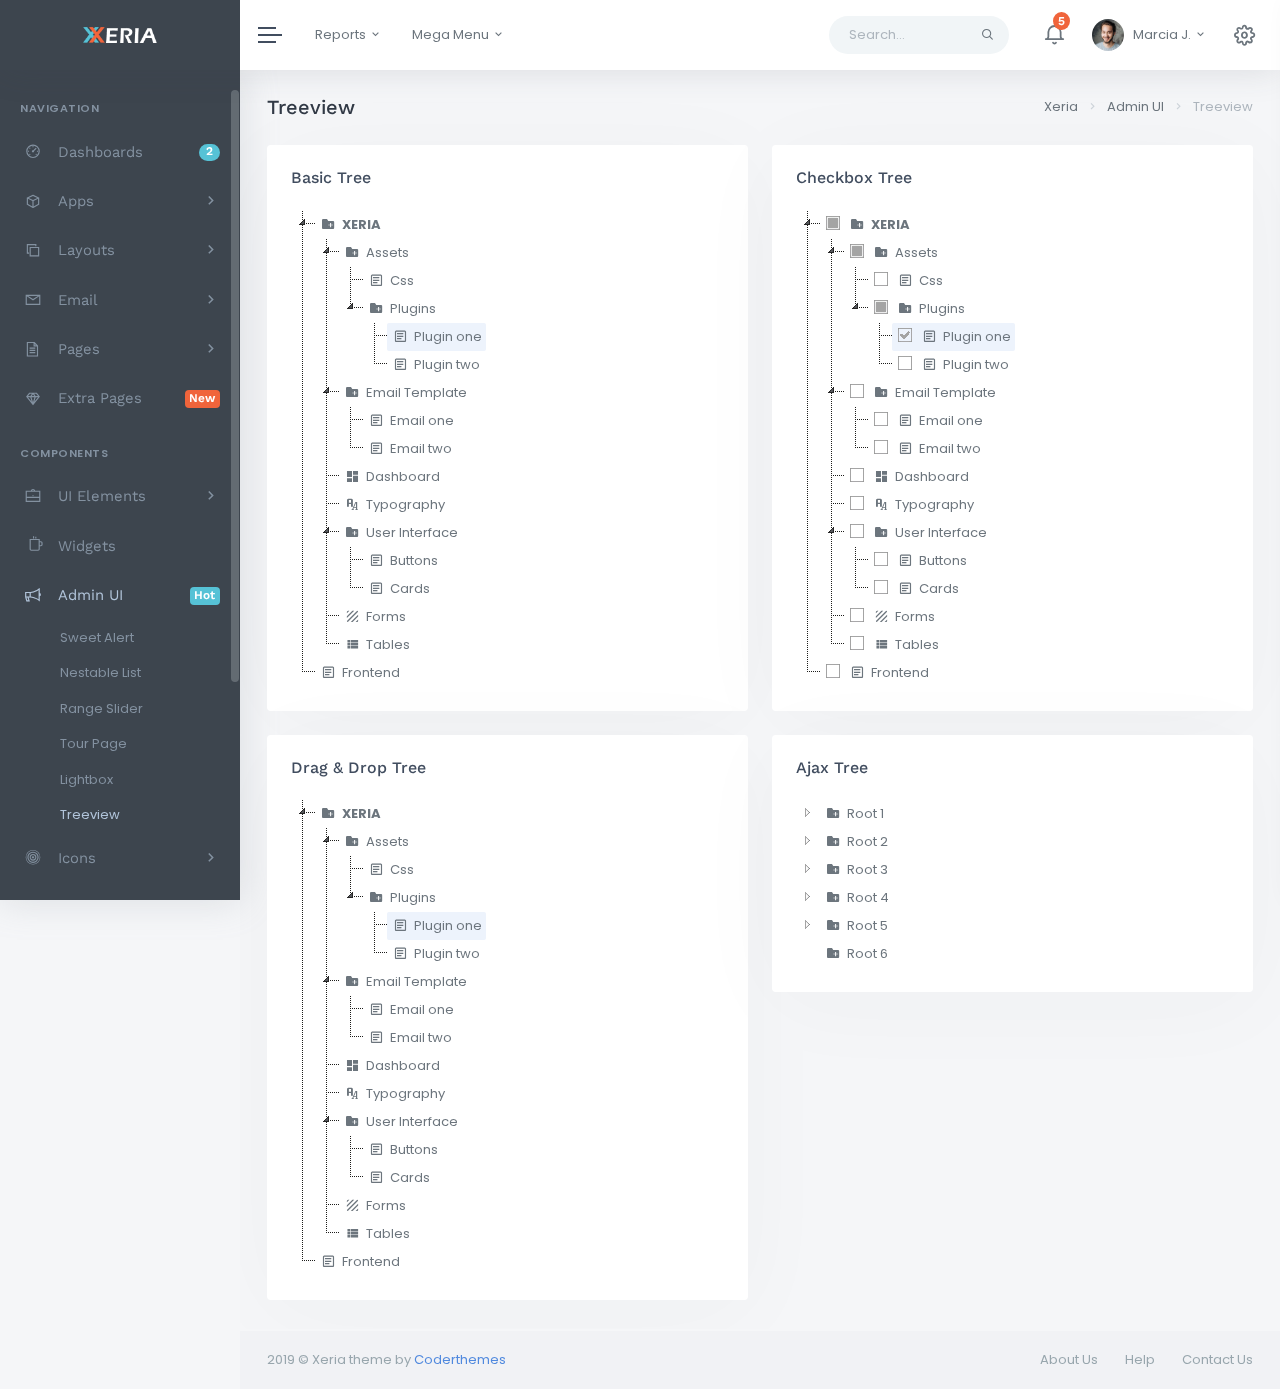
<file: admin-treeview.html>
<!DOCTYPE html>
<html lang="en">
    <head>
        <meta charset="utf-8" />
        <title>Xeria - Responsive Admin Dashboard Template</title>
        <meta name="viewport" content="width=device-width, initial-scale=1.0">
        <meta content="A fully featured admin theme which can be used to build CRM, CMS, etc." name="description" />
        <meta content="Coderthemes" name="author" />
        <meta http-equiv="X-UA-Compatible" content="IE=edge" />
        <!-- App favicon -->
        <link rel="shortcut icon" href="assets/images/favicon.ico">

        <!-- Treeview css -->
        <link href="assets/libs/treeview/style.css" rel="stylesheet" type="text/css" />

        <!-- App css -->
        <link href="assets/css/bootstrap.min.css" rel="stylesheet" type="text/css" />
        <link href="assets/css/icons.min.css" rel="stylesheet" type="text/css" />
        <link href="assets/css/app.min.css" rel="stylesheet" type="text/css" />

    </head>

    <body>

        <!-- Begin page -->
        <div id="wrapper">

            <!-- Topbar Start -->
            <div class="navbar-custom">
                <ul class="list-unstyled topnav-menu float-right mb-0">

                    <li class="d-none d-sm-block">
                        <form class="app-search">
                            <div class="app-search-box">
                                <div class="input-group">
                                    <input type="text" class="form-control" placeholder="Search...">
                                    <div class="input-group-append">
                                        <button class="btn" type="submit">
                                            <i class="fe-search"></i>
                                        </button>
                                    </div>
                                </div>
                            </div>
                        </form>
                    </li>
        
                    <li class="dropdown notification-list">
                        <a class="nav-link dropdown-toggle  waves-effect" data-toggle="dropdown" href="#" role="button" aria-haspopup="false" aria-expanded="false">
                            <i class="fe-bell noti-icon"></i>
                            <span class="badge badge-danger rounded-circle noti-icon-badge">5</span>
                        </a>
                        <div class="dropdown-menu dropdown-menu-right dropdown-lg">

                            <!-- item-->
                            <div class="dropdown-item noti-title">
                                <h5 class="m-0 text-white">
                                    <span class="float-right">
                                        <a href="" class="text-light">
                                            <small>Clear All</small>
                                        </a>
                                    </span>Notification
                                </h5>
                            </div>

                            <div class="slimscroll noti-scroll">

                                <!-- item-->
                                <a href="javascript:void(0);" class="dropdown-item notify-item active">
                                    <div class="notify-icon">
                                        <img src="assets/images/users/user-1.jpg" class="img-fluid rounded-circle" alt="" /> </div>
                                    <p class="notify-details">Cristina Pride</p>
                                    <p class="text-muted mb-0 user-msg">
                                        <small>Hi, How are you? What about our next meeting</small>
                                    </p>
                                </a>

                                <!-- item-->
                                <a href="javascript:void(0);" class="dropdown-item notify-item">
                                    <div class="notify-icon bg-primary">
                                        <i class="mdi mdi-comment-account-outline"></i>
                                    </div>
                                    <p class="notify-details">Caleb Flakelar commented on Admin
                                        <small class="text-muted">1 min ago</small>
                                    </p>
                                </a>

                                <!-- item-->
                                <a href="javascript:void(0);" class="dropdown-item notify-item">
                                    <div class="notify-icon">
                                        <img src="assets/images/users/user-4.jpg" class="img-fluid rounded-circle" alt="" /> </div>
                                    <p class="notify-details">Karen Robinson</p>
                                    <p class="text-muted mb-0 user-msg">
                                        <small>Wow ! this admin looks good and awesome design</small>
                                    </p>
                                </a>

                                <!-- item-->
                                <a href="javascript:void(0);" class="dropdown-item notify-item">
                                    <div class="notify-icon bg-warning">
                                        <i class="mdi mdi-account-plus"></i>
                                    </div>
                                    <p class="notify-details">New user registered.
                                        <small class="text-muted">5 hours ago</small>
                                    </p>
                                </a>

                                <!-- item-->
                                <a href="javascript:void(0);" class="dropdown-item notify-item">
                                    <div class="notify-icon bg-info">
                                        <i class="mdi mdi-comment-account-outline"></i>
                                    </div>
                                    <p class="notify-details">Caleb Flakelar commented on Admin
                                        <small class="text-muted">4 days ago</small>
                                    </p>
                                </a>

                                <!-- item-->
                                <a href="javascript:void(0);" class="dropdown-item notify-item">
                                    <div class="notify-icon bg-secondary">
                                        <i class="mdi mdi-heart"></i>
                                    </div>
                                    <p class="notify-details">Carlos Crouch liked
                                        <b>Admin</b>
                                        <small class="text-muted">13 days ago</small>
                                    </p>
                                </a>
                            </div>

                            <!-- All-->
                            <a href="javascript:void(0);" class="dropdown-item text-center text-primary notify-item notify-all">
                                View all
                                <i class="fi-arrow-right"></i>
                            </a>

                        </div>
                    </li>

                    <li class="dropdown notification-list">
                        <a class="nav-link dropdown-toggle nav-user mr-0 waves-effect" data-toggle="dropdown" href="#" role="button" aria-haspopup="false" aria-expanded="false">
                            <img src="assets/images/users/user-1.jpg" alt="user-image" class="rounded-circle">
                            <span class="pro-user-name ml-1">
                                Marcia J. <i class="mdi mdi-chevron-down"></i> 
                            </span>
                        </a>
                        <div class="dropdown-menu dropdown-menu-right profile-dropdown ">
                            <!-- item-->
                            <div class="dropdown-item noti-title">
                                <h5 class="m-0 text-white">
                                    Welcome !
                                </h5>
                            </div>

                            <!-- item-->
                            <a href="javascript:void(0);" class="dropdown-item notify-item">
                                <i class="fe-user"></i>
                                <span>My Account</span>
                            </a>

                            <!-- item-->
                            <a href="javascript:void(0);" class="dropdown-item notify-item">
                                <i class="fe-settings"></i>
                                <span>Settings</span>
                            </a>

                            <!-- item-->
                            <a href="javascript:void(0);" class="dropdown-item notify-item">
                                <i class="fe-lock"></i>
                                <span>Lock Screen</span>
                            </a>

                            <div class="dropdown-divider"></div>

                            <!-- item-->
                            <a href="javascript:void(0);" class="dropdown-item notify-item">
                                <i class="fe-log-out"></i>
                                <span>Logout</span>
                            </a>

                        </div>
                    </li>

                    <li class="dropdown notification-list">
                        <a href="javascript:void(0);" class="nav-link right-bar-toggle waves-effect">
                            <i class="fe-settings noti-icon"></i>
                        </a>
                    </li>


                </ul>

                <!-- LOGO -->
                <div class="logo-box">
                    <a href="index.html" class="logo text-center">
                        <span class="logo-lg">
                            <img src="assets/images/logo-light.png" alt="" height="16">
                            <!-- <span class="logo-lg-text-light">Xeria</span> -->
                        </span>
                        <span class="logo-sm">
                            <!-- <span class="logo-sm-text-dark">X</span> -->
                            <img src="assets/images/logo-sm.png" alt="" height="18">
                        </span>
                    </a>
                </div>

                <ul class="list-unstyled topnav-menu topnav-menu-left m-0">
                    <li>
                        <button class="button-menu-mobile waves-effect">
                            <span></span>
                            <span></span>
                            <span></span>
                        </button>
                    </li>
        
                    <li class="dropdown d-none d-lg-block">
                        <a class="nav-link dropdown-toggle waves-effect" data-toggle="dropdown" href="#" role="button" aria-haspopup="false" aria-expanded="false">
                            Reports
                            <i class="mdi mdi-chevron-down"></i> 
                        </a>
                        <div class="dropdown-menu">
                            <!-- item-->
                            <a href="javascript:void(0);" class="dropdown-item">
                                Finance Report
                            </a>

                            <!-- item-->
                            <a href="javascript:void(0);" class="dropdown-item">
                                Monthly Report
                            </a>

                            <!-- item-->
                            <a href="javascript:void(0);" class="dropdown-item">
                                Revenue Report
                            </a>

                            <!-- item-->
                            <a href="javascript:void(0);" class="dropdown-item">
                                Settings
                            </a>

                            <!-- item-->
                            <a href="javascript:void(0);" class="dropdown-item">
                                Help & Support
                            </a>

                        </div>
                    </li>

                    <li class="dropdown dropdown-mega d-none d-lg-block">
                        <a class="nav-link dropdown-toggle waves-effect" data-toggle="dropdown" href="#" role="button" aria-haspopup="false" aria-expanded="false">
                            Mega Menu
                            <i class="mdi mdi-chevron-down"></i> 
                        </a>
                        <div class="dropdown-menu dropdown-megamenu">
                            <div class="row">
                                <div class="col-sm-8">
                        
                                    <div class="row">
                                        <div class="col-md-4">
                                            <h5 class="text-dark mt-0">UI Components</h5>
                                            <ul class="list-unstyled megamenu-list mt-2">
                                                <li>
                                                    <a href="javascript:void(0);">Widgets</a>
                                                </li>
                                                <li>
                                                    <a href="javascript:void(0);">Nestable List</a>
                                                </li>
                                                <li>
                                                    <a href="javascript:void(0);">Range Sliders</a>
                                                </li>
                                                <li>
                                                    <a href="javascript:void(0);">Masonry Items</a>
                                                </li>
                                                <li>
                                                    <a href="javascript:void(0);">Sweet Alerts</a>
                                                </li>
                                                <li>
                                                    <a href="javascript:void(0);">Treeview Page</a>
                                                </li>
                                                <li>
                                                    <a href="javascript:void(0);">Tour Page</a>
                                                </li>
                                            </ul>
                                        </div>

                                        <div class="col-md-4">
                                            <h5 class="text-dark mt-0">Applications</h5>
                                            <ul class="list-unstyled megamenu-list mt-2">
                                                <li>
                                                    <a href="javascript:void(0);">Email Pages</a>
                                                </li>
                                                <li>
                                                    <a href="javascript:void(0);">Profile</a>
                                                </li>
                                                <li>
                                                    <a href="javascript:void(0);">Calendar</a>
                                                </li>
                                                <li>
                                                    <a href="javascript:void(0);">Team Contacts</a>
                                                </li>
                                                <li>
                                                    <a href="javascript:void(0);">Maintenance</a>
                                                </li>
                                                <li>
                                                    <a href="javascript:void(0);">Coming Soon Page</a>
                                                </li>
                                            </ul>
                                        </div>

                                        <div class="col-md-4">
                                            <h5 class="text-dark mt-0">Layouts</h5>
                                            <ul class="list-unstyled megamenu-list mt-2">
                                                <li>
                                                    <a href="javascript:void(0);">Small Sidebar</a>
                                                </li>
                                                <li>
                                                    <a href="javascript:void(0);">Light Sidebar</a>
                                                </li>
                                                <li>
                                                    <a href="javascript:void(0);">Dark Topbar</a>
                                                </li>
                                                <li>
                                                    <a href="javascript:void(0);">Preloader</a>
                                                </li>
                                                <li>
                                                    <a href="javascript:void(0);">Sidebar Collapsed</a>
                                                </li>
                                            </ul>
                                        </div>
                                    </div>
                                </div>
                                <div class="col-sm-4">
                                    <div class="text-center mt-3">
                                        <h3 class="text-dark">Launching Discount Sale!</h3>
                                        <p class="font-16">Save up to 55% off.</p>
                                        <button class="btn btn-primary mt-1">Download Now <i class="mdi mdi-arrow-right-bold-outline ml-1"></i></button>
                                    </div>
                                </div>
                            </div>

                        </div>
                    </li>
                </ul>
            </div>
            <!-- end Topbar -->

            <!-- ========== Left Sidebar Start ========== -->
            <div class="left-side-menu">

                <div class="slimscroll-menu">

                    <!--- Sidemenu -->
                    <div id="sidebar-menu">

                        <ul class="metismenu" id="side-menu">

                            <li class="menu-title">Navigation</li>

                            <li>
                                <a href="javascript: void(0);">
                                    <i class="la la-dashboard"></i>
                                    <span class="badge badge-info badge-pill float-right">2</span>
                                    <span> Dashboards </span>
                                </a>
                                <ul class="nav-second-level" aria-expanded="false">
                                    <li>
                                        <a href="index.html">Dashboard 1</a>
                                    </li>
                                    <li>
                                        <a href="dashboard-2.html">Dashboard 2</a>
                                    </li>
                                </ul>
                            </li>

                            <li>
                                <a href="javascript: void(0);">
                                    <i class="la la-cube"></i>
                                    <span> Apps </span>
                                    <span class="menu-arrow"></span>
                                </a>
                                <ul class="nav-second-level" aria-expanded="false">
                                    <li>
                                        <a href="apps-calendar.html">Calendar</a>
                                    </li>
                                    <li>
                                        <a href="apps-contacts.html">Contacts</a>
                                    </li>
                                    <li>
                                        <a href="apps-tickets.html">Tickets</a>
                                    </li>
                                </ul>
                            </li>

                            <li>
                                <a href="javascript: void(0);">
                                    <i class="la la-clone"></i>
                                    <span> Layouts </span>
                                    <span class="menu-arrow"></span>
                                </a>
                                <ul class="nav-second-level" aria-expanded="false">
                                    <li>
                                        <a href="layouts-sidebar-sm.html">Small Sidebar</a>
                                    </li>
                                    <li>
                                        <a href="layouts-light-sidebar.html">Light Sidebar</a>
                                    </li>
                                    <li>
                                        <a href="layouts-dark-topbar.html">Dark Topbar</a>
                                    </li>
                                    <li>
                                        <a href="layouts-preloader.html">Preloader</a>
                                    </li>
                                    <li>
                                        <a href="layouts-sidebar-collapsed.html">Sidebar Collapsed</a>
                                    </li>
                                    <li>
                                        <a href="layouts-boxed.html">Boxed</a>
                                    </li>
                                </ul>
                            </li>
                
                            <li>
                                <a href="javascript: void(0);">
                                    <i class="la la-envelope"></i>
                                    <span> Email </span>
                                    <span class="menu-arrow"></span>
                                </a>
                                <ul class="nav-second-level" aria-expanded="false">
                                    <li>
                                        <a href="email-inbox.html">Inbox</a>
                                    </li>
                                    <li>
                                        <a href="email-read.html">Read Email</a>
                                    </li>
                                    <li>
                                        <a href="email-compose.html">Compose Email</a>
                                    </li>
                                    <li>
                                        <a href="email-templates.html">Email Templates</a>
                                    </li>
                                </ul>
                            </li>

                            <li>
                                <a href="javascript: void(0);">
                                    <i class="la la-file-text-o"></i>
                                    <span> Pages </span>
                                    <span class="menu-arrow"></span>
                                </a>
                                <ul class="nav-second-level" aria-expanded="false">
                                    <li>
                                        <a href="pages-starter.html">Starter</a>
                                    </li>
                                    <li>
                                        <a href="pages-login.html">Log In</a>
                                    </li>
                                    <li>
                                        <a href="pages-register.html">Register</a>
                                    </li>
                                    <li>
                                        <a href="pages-recoverpw.html">Recover Password</a>
                                    </li>
                                    <li>
                                        <a href="pages-lock-screen.html">Lock Screen</a>
                                    </li>
                                    <li>
                                        <a href="pages-logout.html">Logout</a>
                                    </li>
                                    <li>
                                        <a href="pages-confirm-mail.html">Confirm Mail</a>
                                    </li>
                                    <li>
                                        <a href="pages-404.html">Error 404</a>
                                    </li>
                                    <li>
                                        <a href="pages-404-alt.html">Error 404-alt</a>
                                    </li>
                                    <li>
                                        <a href="pages-500.html">Error 500</a>
                                    </li>
                                </ul>
                            </li>

                            <li>
                                <a href="javascript: void(0);">
                                    <i class="la la-diamond"></i>
                                    <span class="badge badge-danger float-right">New</span>
                                    <span> Extra Pages </span>
                                </a>
                                <ul class="nav-second-level" aria-expanded="false">
                                    <li>
                                        <a href="extras-profile.html">Profile</a>
                                    </li>
                                    <li>
                                        <a href="extras-timeline.html">Timeline</a>
                                    </li>
                                    <li>
                                        <a href="extras-invoice.html">Invoice</a>
                                    </li>
                                    <li>
                                        <a href="extras-faqs.html">FAQs</a>
                                    </li>
                                    <li>
                                        <a href="extras-pricing.html">Pricing</a>
                                    </li>
                                    <li>
                                        <a href="extras-maintenance.html">Maintenance</a>
                                    </li>
                                    <li>
                                        <a href="extras-coming-soon.html">Coming Soon</a>
                                    </li>
                                </ul>
                            </li>

                            <li class="menu-title mt-2">Components</li>

                            <li>
                                <a href="javascript: void(0);">
                                    <i class="la la-briefcase"></i>
                                    <span> UI Elements </span>
                                    <span class="menu-arrow"></span>
                                </a>
                                <ul class="nav-second-level" aria-expanded="false">
                                    <li>
                                        <a href="ui-buttons.html">Buttons</a>
                                    </li>
                                    <li>
                                        <a href="ui-cards.html">Cards</a>
                                    </li>
                                    <li>
                                        <a href="ui-tabs-accordions.html">Tabs & Accordions</a>
                                    </li>
                                    <li>
                                        <a href="ui-modals.html">Modals</a>
                                    </li>
                                    <li>
                                        <a href="ui-progress.html">Progress</a>
                                    </li>
                                    <li>
                                        <a href="ui-notifications.html">Notifications</a>
                                    </li>
                                    <li>
                                        <a href="ui-general.html">General UI</a>
                                    </li>
                                    <li>
                                        <a href="ui-typography.html">Typography</a>
                                    </li>
                                    <li>
                                        <a href="ui-grid.html">Grid</a>
                                    </li>
                                </ul>
                            </li>

                            <li>
                                <a href="widgets.html">
                                    <i class="la la-coffee"></i>
                                    <span> Widgets </span>
                                </a>
                            </li>

                            <li>
                                <a href="javascript: void(0);">
                                    <i class="la la-bullhorn"></i>
                                    <span class="badge badge-info float-right">Hot</span>
                                    <span> Admin UI </span>
                                </a>
                                <ul class="nav-second-level" aria-expanded="false">
                                    <li>
                                        <a href="admin-sweet-alert.html">Sweet Alert</a>
                                    </li>
                                    <li>
                                        <a href="admin-nestable.html">Nestable List</a>
                                    </li>
                                    <li>
                                        <a href="admin-range-slider.html">Range Slider</a>
                                    </li>
                                    <li>
                                        <a href="admin-tour.html">Tour Page</a>
                                    </li>
                                    <li>
                                        <a href="admin-lightbox.html">Lightbox</a>
                                    </li>
                                    <li>
                                        <a href="admin-treeview.html">Treeview</a>
                                    </li>
                                </ul>
                            </li>

                            <li>
                                <a href="javascript: void(0);">
                                    <i class="la la-bullseye"></i>
                                    <span> Icons </span>
                                    <span class="menu-arrow"></span>
                                </a>
                                <ul class="nav-second-level" aria-expanded="false">
                                    <li>
                                        <a href="icons-feather.html">Feather Icons</a>
                                    </li>
                                    <li>
                                        <a href="icons-lineawesome.html">Line Awesome</a>
                                    </li>
                                    <li>
                                        <a href="icons-mdi.html">Material Design Icons</a>
                                    </li>
                                    <li>
                                        <a href="icons-font-awesome.html">Font Awesome</a>
                                    </li>
                                    <li>
                                        <a href="icons-simple-line.html">Simple Line</a>
                                    </li>
                                </ul>
                            </li>
                
                            <li>
                                <a href="javascript: void(0);">
                                    <i class="la la-wrench"></i>
                                    <span> Forms </span>
                                    <span class="menu-arrow"></span>
                                </a>
                                <ul class="nav-second-level" aria-expanded="false">
                                    <li>
                                        <a href="forms-elements.html">General Elements</a>
                                    </li>
                                    <li>
                                        <a href="forms-advanced.html">Advanced</a>
                                    </li>
                                    <li>
                                        <a href="forms-validation.html">Validation</a>
                                    </li>
                                    <li>
                                        <a href="forms-pickers.html">Pickers</a>
                                    </li>
                                    <li>
                                        <a href="forms-wizard.html">Wizard</a>
                                    </li>
                                    <li>
                                        <a href="forms-masks.html">Masks</a>
                                    </li>
                                    <li>
                                        <a href="forms-summernote.html">Summernote</a>
                                    </li>
                                    <li>
                                        <a href="forms-quilljs.html">Quilljs Editor</a>
                                    </li>
                                    <li>
                                        <a href="forms-file-uploads.html">File Uploads</a>
                                    </li>
                                </ul>
                            </li>

                            <li>
                                <a href="javascript: void(0);">
                                    <i class="la la-table"></i>
                                    <span> Tables </span>
                                    <span class="menu-arrow"></span>
                                </a>
                                <ul class="nav-second-level" aria-expanded="false">
                                    <li>
                                        <a href="tables-basic.html">Basic Tables</a>
                                    </li>
                                    <li>
                                        <a href="tables-datatables.html">Data Tables</a>
                                    </li>
                                    <li>
                                        <a href="tables-editable.html">Editable Tables</a>
                                    </li>
                                    <li>
                                        <a href="tables-responsive.html">Responsive Tables</a>
                                    </li>
                                    <li>
                                        <a href="tables-tablesaw.html">Tablesaw Tables</a>
                                    </li>
                                </ul>
                            </li>

                            <li>
                                <a href="javascript: void(0);">
                                    <i class="la la-bar-chart"></i>
                                    <span> Charts </span>
                                    <span class="menu-arrow"></span>
                                </a>
                                <ul class="nav-second-level" aria-expanded="false">
                                    <li>
                                        <a href="charts-apex.html">Apex Charts</a>
                                    </li>
                                    <li>
                                        <a href="charts-flot.html">Flot Charts</a>
                                    </li>
                                    <li>
                                        <a href="charts-morris.html">Morris Charts</a>
                                    </li>
                                    <li>
                                        <a href="charts-chartjs.html">Chartjs Charts</a>
                                    </li>
                                    <li>
                                        <a href="charts-bright.html">Bright Charts</a>
                                    </li>
                                    <li>
                                        <a href="charts-chartist.html">Chartist Charts</a>
                                    </li>
                                    <li>
                                        <a href="charts-peity.html">Peity Charts</a>
                                    </li>
                                    <li>
                                        <a href="charts-sparklines.html">Sparklines Charts</a>
                                    </li>
                                    <li>
                                        <a href="charts-knob.html">Jquery Knob Charts</a>
                                    </li>
                                </ul>
                            </li>

                            <li>
                                <a href="javascript: void(0);">
                                    <i class="la la-map"></i>
                                    <span> Maps </span>
                                    <span class="menu-arrow"></span>
                                </a>
                                <ul class="nav-second-level" aria-expanded="false">
                                    <li>
                                        <a href="maps-google.html">Google Maps</a>
                                    </li>
                                    <li>
                                        <a href="maps-vector.html">Vector Maps</a>
                                    </li>
                                    <li>
                                        <a href="maps-mapael.html">Mapael Maps</a>
                                    </li>
                                </ul>
                            </li>

                            <li>
                                <a href="javascript: void(0);">
                                    <i class="la la-plus-square-o"></i>
                                    <span> Multi Level </span>
                                    <span class="menu-arrow"></span>
                                </a>
                                <ul class="nav-second-level nav" aria-expanded="false">
                                    <li>
                                        <a href="javascript: void(0);">Level 1.1</a>
                                    </li>
                                    <li>
                                        <a href="javascript: void(0);" aria-expanded="false">Level 1.2
                                            <span class="menu-arrow"></span>
                                        </a>
                                        <ul class="nav-third-level nav" aria-expanded="false">
                                            <li>
                                                <a href="javascript: void(0);">Level 2.1</a>
                                            </li>
                                            <li>
                                                <a href="javascript: void(0);">Level 2.2</a>
                                            </li>
                                        </ul>
                                    </li>
                                </ul>
                            </li>
                        </ul>

                    </div>
                    <!-- End Sidebar -->

                    <div class="clearfix"></div>

                </div>
                <!-- Sidebar -left -->

            </div>
            <!-- Left Sidebar End -->

            <!-- ============================================================== -->
            <!-- Start Page Content here -->
            <!-- ============================================================== -->

            <div class="content-page">
                <div class="content">

                    <!-- Start Content-->
                    <div class="container-fluid">
                        
                        <!-- start page title -->
                        <div class="row">
                            <div class="col-12">
                                <div class="page-title-box">
                                    <div class="page-title-right">
                                        <ol class="breadcrumb m-0">
                                            <li class="breadcrumb-item"><a href="javascript: void(0);">Xeria</a></li>
                                            <li class="breadcrumb-item"><a href="javascript: void(0);">Admin UI</a></li>
                                            <li class="breadcrumb-item active">Treeview</li>
                                        </ol>
                                    </div>
                                    <h4 class="page-title">Treeview</h4>
                                </div>
                            </div>
                        </div>     
                        <!-- end page title --> 


                        <div class="row">
                            <div class="col-xl-6">
                                <div class="card-box">
                                    <h4 class="header-title mb-3">Basic Tree</h4>

                                    <div id="basicTree">
                                        <ul>
                                            <li><b>XERIA</b>
                                                <ul>
                                                    <li data-jstree='{"opened":true}'>Assets
                                                        <ul>
                                                            <li data-jstree='{"type":"file"}'>Css</li>
                                                            <li data-jstree='{"opened":true}'>Plugins
                                                                <ul>
                                                                    <li data-jstree='{"selected":true,"type":"file"}'>Plugin one</li>
                                                                    <li data-jstree='{"type":"file"}'>Plugin two</li>
                                                                </ul>
                                                            </li>
                                                        </ul>
                                                    </li>
                                                    <li data-jstree='{"opened":true}'>Email Template
                                                        <ul>
                                                            <li data-jstree='{"type":"file"}'>Email one</li>
                                                            <li data-jstree='{"type":"file"}'>Email two</li>
                                                        </ul>
                                                    </li>
                                                    <li data-jstree='{"icon":"mdi mdi-view-dashboard"}'>Dashboard</li>
                                                    <li data-jstree='{"icon":"mdi mdi-format-font"}'>Typography</li>
                                                    <li data-jstree='{"opened":true}'>User Interface
                                                        <ul>
                                                            <li data-jstree='{"type":"file"}'>Buttons</li>
                                                            <li data-jstree='{"type":"file"}'>Cards</li>
                                                        </ul>
                                                    </li>
                                                    <li data-jstree='{"icon":"mdi mdi-texture"}'>Forms</li>
                                                    <li data-jstree='{"icon":"mdi mdi-view-list"}'>Tables</li>
                                                </ul>
                                            </li>
                                            <li data-jstree='{"type":"file"}'>Frontend</li>
                                        </ul>
                                    </div>

                                </div> <!-- end card-box -->
                            </div> <!-- end col-->

                            <div class="col-xl-6">
                                <div class="card-box">
                                    <h4 class="header-title mb-3">Checkbox Tree</h4>

                                    <div id="checkTree">
                                        <ul>
                                            <li><b>XERIA</b>
                                                <ul>
                                                    <li data-jstree='{"opened":true}'>Assets
                                                        <ul>
                                                            <li data-jstree='{"type":"file"}'>Css</li>
                                                            <li data-jstree='{"opened":true}'>Plugins
                                                                <ul>
                                                                    <li data-jstree='{"selected":true,"type":"file"}'>Plugin one</li>
                                                                    <li data-jstree='{"type":"file"}'>Plugin two</li>
                                                                </ul>
                                                            </li>
                                                        </ul>
                                                    </li>
                                                    <li data-jstree='{"opened":true}'>Email Template
                                                        <ul>
                                                            <li data-jstree='{"type":"file"}'>Email one</li>
                                                            <li data-jstree='{"type":"file"}'>Email two</li>
                                                        </ul>
                                                    </li>
                                                    <li data-jstree='{"icon":"mdi mdi-view-dashboard"}'>Dashboard</li>
                                                    <li data-jstree='{"icon":"mdi mdi-format-font"}'>Typography</li>
                                                    <li data-jstree='{"opened":true}'>User Interface
                                                        <ul>
                                                            <li data-jstree='{"type":"file"}'>Buttons</li>
                                                            <li data-jstree='{"type":"file"}'>Cards</li>
                                                        </ul>
                                                    </li>
                                                    <li data-jstree='{"icon":"mdi mdi-texture"}'>Forms</li>
                                                    <li data-jstree='{"icon":"mdi mdi-view-list"}'>Tables</li>
                                                </ul>
                                            </li>
                                            <li data-jstree='{"type":"file"}'>Frontend</li>
                                        </ul>
                                    </div>
                                </div> <!-- end card-box -->
                            </div> <!-- end col-->
                        </div>
                        <!-- end row -->

                        <div class="row">
                            <div class="col-xl-6">
                                <div class="card-box">
                                    <h4 class="header-title mb-3">Drag & Drop Tree</h4>

                                    <div id="dragTree">
                                        <ul>
                                            <li><b>XERIA</b>
                                                <ul>
                                                    <li data-jstree='{"opened":true}'>Assets
                                                        <ul>
                                                            <li data-jstree='{"type":"file"}'>Css</li>
                                                            <li data-jstree='{"opened":true}'>Plugins
                                                                <ul>
                                                                    <li data-jstree='{"selected":true,"type":"file"}'>Plugin one</li>
                                                                    <li data-jstree='{"type":"file"}'>Plugin two</li>
                                                                </ul>
                                                            </li>
                                                        </ul>
                                                    </li>
                                                    <li data-jstree='{"opened":true}'>Email Template
                                                        <ul>
                                                            <li data-jstree='{"type":"file"}'>Email one</li>
                                                            <li data-jstree='{"type":"file"}'>Email two</li>
                                                        </ul>
                                                    </li>
                                                    <li data-jstree='{"icon":"mdi mdi-view-dashboard"}'>Dashboard</li>
                                                    <li data-jstree='{"icon":"mdi mdi-format-font"}'>Typography</li>
                                                    <li data-jstree='{"opened":true}'>User Interface
                                                        <ul>
                                                            <li data-jstree='{"type":"file"}'>Buttons</li>
                                                            <li data-jstree='{"type":"file"}'>Cards</li>
                                                        </ul>
                                                    </li>
                                                    <li data-jstree='{"icon":"mdi mdi-texture"}'>Forms</li>
                                                    <li data-jstree='{"icon":"mdi mdi-view-list"}'>Tables</li>
                                                </ul>
                                            </li>
                                            <li data-jstree='{"type":"file"}'>Frontend</li>
                                        </ul>
                                    </div>

                                </div> <!-- end card-box -->
                            </div> <!-- end col-->

                            <div class="col-xl-6">
                                <div class="card-box">
                                    <h4 class="header-title mb-3">Ajax Tree</h4>

                                    <div id="ajaxTree"></div>
                                </div> <!-- end card-box -->
                            </div> <!-- end col-->
                        </div>
                        <!-- end row-->
                        
                    </div> <!-- container -->

                </div> <!-- content -->

                <!-- Footer Start -->
                <footer class="footer">
                    <div class="container-fluid">
                        <div class="row">
                            <div class="col-md-6">
                                2019 &copy; Xeria theme by <a href="">Coderthemes</a> 
                            </div>
                            <div class="col-md-6">
                                <div class="text-md-right footer-links d-none d-sm-block">
                                    <a href="javascript:void(0);">About Us</a>
                                    <a href="javascript:void(0);">Help</a>
                                    <a href="javascript:void(0);">Contact Us</a>
                                </div>
                            </div>
                        </div>
                    </div>
                </footer>
                <!-- end Footer -->

            </div>

            <!-- ============================================================== -->
            <!-- End Page content -->
            <!-- ============================================================== -->


        </div>
        <!-- END wrapper -->

        <!-- Right Sidebar -->
        <div class="right-bar">
            <div class="rightbar-title">
                <a href="javascript:void(0);" class="right-bar-toggle float-right">
                    <i class="mdi mdi-close"></i>
                </a>
                <h5 class="m-0 text-white">Settings</h5>
            </div>
            <div class="slimscroll-menu">
                <!-- User box -->
                <div class="user-box">
                    <div class="user-img">
                        <img src="assets/images/users/user-1.jpg" alt="user-img" title="Mat Helme" class="rounded-circle img-fluid">
                        <a href="javascript:void(0);" class="user-edit"><i class="mdi mdi-pencil"></i></a>
                    </div>
            
                    <h5><a href="javascript: void(0);">Marcia J. Melia</a> </h5>
                    <p class="text-muted mb-0"><small>Product Owner</small></p>
                </div>

                <!-- Settings -->
                <hr class="mt-0" />
                <div class="row">
                    <div class="col-6 text-center">
                        <h4 class="mb-1 mt-0">8,504</h4>
                        <p class="m-0">Balance</p>
                    </div>
                    <div class="col-6 text-center">
                        <h4 class="mb-1 mt-0">8,504</h4>
                        <p class="m-0">Balance</p>
                    </div>
                </div>
                <hr class="mb-0" />

                <div class="p-3">
                    <div class="custom-control custom-switch mb-2">
                        <input type="checkbox" class="custom-control-input" id="customSwitch1" checked>
                        <label class="custom-control-label" for="customSwitch1">Notifications</label>
                    </div>
                    <div class="custom-control custom-switch mb-2">
                        <input type="checkbox" class="custom-control-input" id="customSwitch2">
                        <label class="custom-control-label" for="customSwitch2">API Access</label>
                    </div>
                    <div class="custom-control custom-switch mb-2">
                        <input type="checkbox" class="custom-control-input" id="customSwitch3" checked>
                        <label class="custom-control-label" for="customSwitch3">Auto Updates</label>
                    </div>
                    <div class="custom-control custom-switch mb-2">
                        <input type="checkbox" class="custom-control-input" id="customSwitch4" checked>
                        <label class="custom-control-label" for="customSwitch4">Online Status</label>
                    </div>
                </div>

                <!-- Timeline -->
                <hr class="mt-0" />
                <h5 class="pl-3 pr-3">Messages <span class="float-right badge badge-pill badge-danger">25</span></h5>
                <hr class="mb-0" />
                <div class="p-3">
                    <div class="inbox-widget">
                        <div class="inbox-item">
                            <div class="inbox-item-img"><img src="assets/images/users/user-2.jpg" class="rounded-circle" alt=""></div>
                            <p class="inbox-item-author"><a href="javascript: void(0);" class="text-dark">Tomaslau</a></p>
                            <p class="inbox-item-text">I've finished it! See you so...</p>
                        </div>
                        <div class="inbox-item">
                            <div class="inbox-item-img"><img src="assets/images/users/user-3.jpg" class="rounded-circle" alt=""></div>
                            <p class="inbox-item-author"><a href="javascript: void(0);" class="text-dark">Stillnotdavid</a></p>
                            <p class="inbox-item-text">This theme is awesome!</p>
                        </div>
                        <div class="inbox-item">
                            <div class="inbox-item-img"><img src="assets/images/users/user-4.jpg" class="rounded-circle" alt=""></div>
                            <p class="inbox-item-author"><a href="javascript: void(0);" class="text-dark">Kurafire</a></p>
                            <p class="inbox-item-text">Nice to meet you</p>
                        </div>

                        <div class="inbox-item">
                            <div class="inbox-item-img"><img src="assets/images/users/user-5.jpg" class="rounded-circle" alt=""></div>
                            <p class="inbox-item-author"><a href="javascript: void(0);" class="text-dark">Shahedk</a></p>
                            <p class="inbox-item-text">Hey! there I'm available...</p>
                        </div>
                        <div class="inbox-item">
                            <div class="inbox-item-img"><img src="assets/images/users/user-6.jpg" class="rounded-circle" alt=""></div>
                            <p class="inbox-item-author"><a href="javascript: void(0);" class="text-dark">Adhamdannaway</a></p>
                            <p class="inbox-item-text">This theme is awesome!</p>
                        </div>
                    </div> <!-- end inbox-widget -->
                </div> <!-- end .p-3-->

            </div> <!-- end slimscroll-menu-->
        </div>
        <!-- /Right-bar -->

        <!-- Right bar overlay-->
        <div class="rightbar-overlay"></div>

        <!-- Vendor js -->
        <script src="assets/js/vendor.min.js"></script>

        <!-- Tree view js -->
        <script src="assets/libs/treeview/jstree.min.js"></script>
        <script src="assets/js/pages/treeview.init.js"></script>

        <!-- App js -->
        <script src="assets/js/app.min.js"></script>
        
    </body>
</html>
</file>
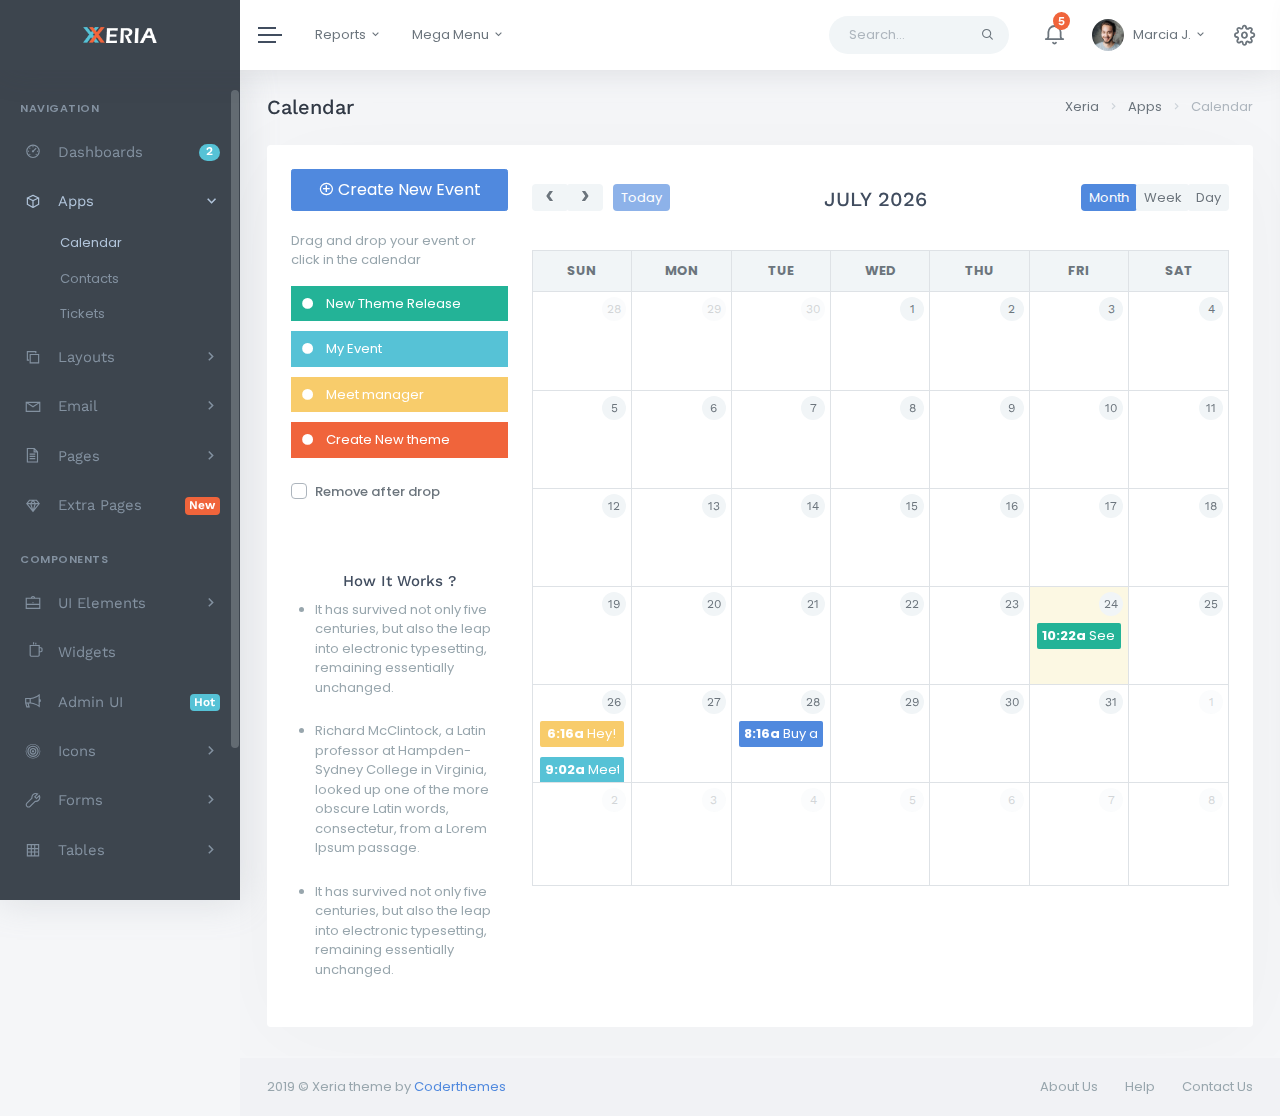
<file: apps-calendar.html>
<!DOCTYPE html>
<html lang="en">
    <head>
        <meta charset="utf-8" />
        <title>Xeria - Responsive Admin Dashboard Template</title>
        <meta name="viewport" content="width=device-width, initial-scale=1.0">
        <meta content="A fully featured admin theme which can be used to build CRM, CMS, etc." name="description" />
        <meta content="Coderthemes" name="author" />
        <meta http-equiv="X-UA-Compatible" content="IE=edge" />
        <!-- App favicon -->
        <link rel="shortcut icon" href="assets/images/favicon.ico">

        <!-- Plugin css -->
        <link href="assets/libs/fullcalendar/fullcalendar.min.css" rel="stylesheet" type="text/css" />

        <!-- App css -->
        <link href="assets/css/bootstrap.min.css" rel="stylesheet" type="text/css" />
        <link href="assets/css/icons.min.css" rel="stylesheet" type="text/css" />
        <link href="assets/css/app.min.css" rel="stylesheet" type="text/css" />

    </head>

    <body>

        <!-- Begin page -->
        <div id="wrapper">

            <!-- Topbar Start -->
            <div class="navbar-custom">
                <ul class="list-unstyled topnav-menu float-right mb-0">

                    <li class="d-none d-sm-block">
                        <form class="app-search">
                            <div class="app-search-box">
                                <div class="input-group">
                                    <input type="text" class="form-control" placeholder="Search...">
                                    <div class="input-group-append">
                                        <button class="btn" type="submit">
                                            <i class="fe-search"></i>
                                        </button>
                                    </div>
                                </div>
                            </div>
                        </form>
                    </li>
        
                    <li class="dropdown notification-list">
                        <a class="nav-link dropdown-toggle  waves-effect" data-toggle="dropdown" href="#" role="button" aria-haspopup="false" aria-expanded="false">
                            <i class="fe-bell noti-icon"></i>
                            <span class="badge badge-danger rounded-circle noti-icon-badge">5</span>
                        </a>
                        <div class="dropdown-menu dropdown-menu-right dropdown-lg">

                            <!-- item-->
                            <div class="dropdown-item noti-title">
                                <h5 class="m-0 text-white">
                                    <span class="float-right">
                                        <a href="" class="text-light">
                                            <small>Clear All</small>
                                        </a>
                                    </span>Notification
                                </h5>
                            </div>

                            <div class="slimscroll noti-scroll">

                                <!-- item-->
                                <a href="javascript:void(0);" class="dropdown-item notify-item active">
                                    <div class="notify-icon">
                                        <img src="assets/images/users/user-1.jpg" class="img-fluid rounded-circle" alt="" /> </div>
                                    <p class="notify-details">Cristina Pride</p>
                                    <p class="text-muted mb-0 user-msg">
                                        <small>Hi, How are you? What about our next meeting</small>
                                    </p>
                                </a>

                                <!-- item-->
                                <a href="javascript:void(0);" class="dropdown-item notify-item">
                                    <div class="notify-icon bg-primary">
                                        <i class="mdi mdi-comment-account-outline"></i>
                                    </div>
                                    <p class="notify-details">Caleb Flakelar commented on Admin
                                        <small class="text-muted">1 min ago</small>
                                    </p>
                                </a>

                                <!-- item-->
                                <a href="javascript:void(0);" class="dropdown-item notify-item">
                                    <div class="notify-icon">
                                        <img src="assets/images/users/user-4.jpg" class="img-fluid rounded-circle" alt="" /> </div>
                                    <p class="notify-details">Karen Robinson</p>
                                    <p class="text-muted mb-0 user-msg">
                                        <small>Wow ! this admin looks good and awesome design</small>
                                    </p>
                                </a>

                                <!-- item-->
                                <a href="javascript:void(0);" class="dropdown-item notify-item">
                                    <div class="notify-icon bg-warning">
                                        <i class="mdi mdi-account-plus"></i>
                                    </div>
                                    <p class="notify-details">New user registered.
                                        <small class="text-muted">5 hours ago</small>
                                    </p>
                                </a>

                                <!-- item-->
                                <a href="javascript:void(0);" class="dropdown-item notify-item">
                                    <div class="notify-icon bg-info">
                                        <i class="mdi mdi-comment-account-outline"></i>
                                    </div>
                                    <p class="notify-details">Caleb Flakelar commented on Admin
                                        <small class="text-muted">4 days ago</small>
                                    </p>
                                </a>

                                <!-- item-->
                                <a href="javascript:void(0);" class="dropdown-item notify-item">
                                    <div class="notify-icon bg-secondary">
                                        <i class="mdi mdi-heart"></i>
                                    </div>
                                    <p class="notify-details">Carlos Crouch liked
                                        <b>Admin</b>
                                        <small class="text-muted">13 days ago</small>
                                    </p>
                                </a>
                            </div>

                            <!-- All-->
                            <a href="javascript:void(0);" class="dropdown-item text-center text-primary notify-item notify-all">
                                View all
                                <i class="fi-arrow-right"></i>
                            </a>

                        </div>
                    </li>

                    <li class="dropdown notification-list">
                        <a class="nav-link dropdown-toggle nav-user mr-0 waves-effect" data-toggle="dropdown" href="#" role="button" aria-haspopup="false" aria-expanded="false">
                            <img src="assets/images/users/user-1.jpg" alt="user-image" class="rounded-circle">
                            <span class="pro-user-name ml-1">
                                Marcia J. <i class="mdi mdi-chevron-down"></i> 
                            </span>
                        </a>
                        <div class="dropdown-menu dropdown-menu-right profile-dropdown ">
                            <!-- item-->
                            <div class="dropdown-item noti-title">
                                <h5 class="m-0 text-white">
                                    Welcome !
                                </h5>
                            </div>

                            <!-- item-->
                            <a href="javascript:void(0);" class="dropdown-item notify-item">
                                <i class="fe-user"></i>
                                <span>My Account</span>
                            </a>

                            <!-- item-->
                            <a href="javascript:void(0);" class="dropdown-item notify-item">
                                <i class="fe-settings"></i>
                                <span>Settings</span>
                            </a>

                            <!-- item-->
                            <a href="javascript:void(0);" class="dropdown-item notify-item">
                                <i class="fe-lock"></i>
                                <span>Lock Screen</span>
                            </a>

                            <div class="dropdown-divider"></div>

                            <!-- item-->
                            <a href="javascript:void(0);" class="dropdown-item notify-item">
                                <i class="fe-log-out"></i>
                                <span>Logout</span>
                            </a>

                        </div>
                    </li>

                    <li class="dropdown notification-list">
                        <a href="javascript:void(0);" class="nav-link right-bar-toggle waves-effect">
                            <i class="fe-settings noti-icon"></i>
                        </a>
                    </li>


                </ul>

                <!-- LOGO -->
                <div class="logo-box">
                    <a href="index.html" class="logo text-center">
                        <span class="logo-lg">
                            <img src="assets/images/logo-light.png" alt="" height="16">
                            <!-- <span class="logo-lg-text-light">Xeria</span> -->
                        </span>
                        <span class="logo-sm">
                            <!-- <span class="logo-sm-text-dark">X</span> -->
                            <img src="assets/images/logo-sm.png" alt="" height="18">
                        </span>
                    </a>
                </div>

                <ul class="list-unstyled topnav-menu topnav-menu-left m-0">
                    <li>
                        <button class="button-menu-mobile waves-effect">
                            <span></span>
                            <span></span>
                            <span></span>
                        </button>
                    </li>
        
                    <li class="dropdown d-none d-lg-block">
                        <a class="nav-link dropdown-toggle waves-effect" data-toggle="dropdown" href="#" role="button" aria-haspopup="false" aria-expanded="false">
                            Reports
                            <i class="mdi mdi-chevron-down"></i> 
                        </a>
                        <div class="dropdown-menu">
                            <!-- item-->
                            <a href="javascript:void(0);" class="dropdown-item">
                                Finance Report
                            </a>

                            <!-- item-->
                            <a href="javascript:void(0);" class="dropdown-item">
                                Monthly Report
                            </a>

                            <!-- item-->
                            <a href="javascript:void(0);" class="dropdown-item">
                                Revenue Report
                            </a>

                            <!-- item-->
                            <a href="javascript:void(0);" class="dropdown-item">
                                Settings
                            </a>

                            <!-- item-->
                            <a href="javascript:void(0);" class="dropdown-item">
                                Help & Support
                            </a>

                        </div>
                    </li>

                    <li class="dropdown dropdown-mega d-none d-lg-block">
                        <a class="nav-link dropdown-toggle waves-effect" data-toggle="dropdown" href="#" role="button" aria-haspopup="false" aria-expanded="false">
                            Mega Menu
                            <i class="mdi mdi-chevron-down"></i> 
                        </a>
                        <div class="dropdown-menu dropdown-megamenu">
                            <div class="row">
                                <div class="col-sm-8">
                        
                                    <div class="row">
                                        <div class="col-md-4">
                                            <h5 class="text-dark mt-0">UI Components</h5>
                                            <ul class="list-unstyled megamenu-list mt-2">
                                                <li>
                                                    <a href="javascript:void(0);">Widgets</a>
                                                </li>
                                                <li>
                                                    <a href="javascript:void(0);">Nestable List</a>
                                                </li>
                                                <li>
                                                    <a href="javascript:void(0);">Range Sliders</a>
                                                </li>
                                                <li>
                                                    <a href="javascript:void(0);">Masonry Items</a>
                                                </li>
                                                <li>
                                                    <a href="javascript:void(0);">Sweet Alerts</a>
                                                </li>
                                                <li>
                                                    <a href="javascript:void(0);">Treeview Page</a>
                                                </li>
                                                <li>
                                                    <a href="javascript:void(0);">Tour Page</a>
                                                </li>
                                            </ul>
                                        </div>

                                        <div class="col-md-4">
                                            <h5 class="text-dark mt-0">Applications</h5>
                                            <ul class="list-unstyled megamenu-list mt-2">
                                                <li>
                                                    <a href="javascript:void(0);">Email Pages</a>
                                                </li>
                                                <li>
                                                    <a href="javascript:void(0);">Profile</a>
                                                </li>
                                                <li>
                                                    <a href="javascript:void(0);">Calendar</a>
                                                </li>
                                                <li>
                                                    <a href="javascript:void(0);">Team Contacts</a>
                                                </li>
                                                <li>
                                                    <a href="javascript:void(0);">Maintenance</a>
                                                </li>
                                                <li>
                                                    <a href="javascript:void(0);">Coming Soon Page</a>
                                                </li>
                                            </ul>
                                        </div>

                                        <div class="col-md-4">
                                            <h5 class="text-dark mt-0">Layouts</h5>
                                            <ul class="list-unstyled megamenu-list mt-2">
                                                <li>
                                                    <a href="javascript:void(0);">Small Sidebar</a>
                                                </li>
                                                <li>
                                                    <a href="javascript:void(0);">Light Sidebar</a>
                                                </li>
                                                <li>
                                                    <a href="javascript:void(0);">Dark Topbar</a>
                                                </li>
                                                <li>
                                                    <a href="javascript:void(0);">Preloader</a>
                                                </li>
                                                <li>
                                                    <a href="javascript:void(0);">Sidebar Collapsed</a>
                                                </li>
                                            </ul>
                                        </div>
                                    </div>
                                </div>
                                <div class="col-sm-4">
                                    <div class="text-center mt-3">
                                        <h3 class="text-dark">Launching Discount Sale!</h3>
                                        <p class="font-16">Save up to 55% off.</p>
                                        <button class="btn btn-primary mt-1">Download Now <i class="mdi mdi-arrow-right-bold-outline ml-1"></i></button>
                                    </div>
                                </div>
                            </div>

                        </div>
                    </li>
                </ul>
            </div>
            <!-- end Topbar -->

            <!-- ========== Left Sidebar Start ========== -->
            <div class="left-side-menu">

                <div class="slimscroll-menu">

                    <!--- Sidemenu -->
                    <div id="sidebar-menu">

                        <ul class="metismenu" id="side-menu">

                            <li class="menu-title">Navigation</li>

                            <li>
                                <a href="javascript: void(0);">
                                    <i class="la la-dashboard"></i>
                                    <span class="badge badge-info badge-pill float-right">2</span>
                                    <span> Dashboards </span>
                                </a>
                                <ul class="nav-second-level" aria-expanded="false">
                                    <li>
                                        <a href="index.html">Dashboard 1</a>
                                    </li>
                                    <li>
                                        <a href="dashboard-2.html">Dashboard 2</a>
                                    </li>
                                </ul>
                            </li>

                            <li>
                                <a href="javascript: void(0);">
                                    <i class="la la-cube"></i>
                                    <span> Apps </span>
                                    <span class="menu-arrow"></span>
                                </a>
                                <ul class="nav-second-level" aria-expanded="false">
                                    <li>
                                        <a href="apps-calendar.html">Calendar</a>
                                    </li>
                                    <li>
                                        <a href="apps-contacts.html">Contacts</a>
                                    </li>
                                    <li>
                                        <a href="apps-tickets.html">Tickets</a>
                                    </li>
                                </ul>
                            </li>

                            <li>
                                <a href="javascript: void(0);">
                                    <i class="la la-clone"></i>
                                    <span> Layouts </span>
                                    <span class="menu-arrow"></span>
                                </a>
                                <ul class="nav-second-level" aria-expanded="false">
                                    <li>
                                        <a href="layouts-sidebar-sm.html">Small Sidebar</a>
                                    </li>
                                    <li>
                                        <a href="layouts-light-sidebar.html">Light Sidebar</a>
                                    </li>
                                    <li>
                                        <a href="layouts-dark-topbar.html">Dark Topbar</a>
                                    </li>
                                    <li>
                                        <a href="layouts-preloader.html">Preloader</a>
                                    </li>
                                    <li>
                                        <a href="layouts-sidebar-collapsed.html">Sidebar Collapsed</a>
                                    </li>
                                    <li>
                                        <a href="layouts-boxed.html">Boxed</a>
                                    </li>
                                </ul>
                            </li>
                
                            <li>
                                <a href="javascript: void(0);">
                                    <i class="la la-envelope"></i>
                                    <span> Email </span>
                                    <span class="menu-arrow"></span>
                                </a>
                                <ul class="nav-second-level" aria-expanded="false">
                                    <li>
                                        <a href="email-inbox.html">Inbox</a>
                                    </li>
                                    <li>
                                        <a href="email-read.html">Read Email</a>
                                    </li>
                                    <li>
                                        <a href="email-compose.html">Compose Email</a>
                                    </li>
                                    <li>
                                        <a href="email-templates.html">Email Templates</a>
                                    </li>
                                </ul>
                            </li>

                            <li>
                                <a href="javascript: void(0);">
                                    <i class="la la-file-text-o"></i>
                                    <span> Pages </span>
                                    <span class="menu-arrow"></span>
                                </a>
                                <ul class="nav-second-level" aria-expanded="false">
                                    <li>
                                        <a href="pages-starter.html">Starter</a>
                                    </li>
                                    <li>
                                        <a href="pages-login.html">Log In</a>
                                    </li>
                                    <li>
                                        <a href="pages-register.html">Register</a>
                                    </li>
                                    <li>
                                        <a href="pages-recoverpw.html">Recover Password</a>
                                    </li>
                                    <li>
                                        <a href="pages-lock-screen.html">Lock Screen</a>
                                    </li>
                                    <li>
                                        <a href="pages-logout.html">Logout</a>
                                    </li>
                                    <li>
                                        <a href="pages-confirm-mail.html">Confirm Mail</a>
                                    </li>
                                    <li>
                                        <a href="pages-404.html">Error 404</a>
                                    </li>
                                    <li>
                                        <a href="pages-404-alt.html">Error 404-alt</a>
                                    </li>
                                    <li>
                                        <a href="pages-500.html">Error 500</a>
                                    </li>
                                </ul>
                            </li>

                            <li>
                                <a href="javascript: void(0);">
                                    <i class="la la-diamond"></i>
                                    <span class="badge badge-danger float-right">New</span>
                                    <span> Extra Pages </span>
                                </a>
                                <ul class="nav-second-level" aria-expanded="false">
                                    <li>
                                        <a href="extras-profile.html">Profile</a>
                                    </li>
                                    <li>
                                        <a href="extras-timeline.html">Timeline</a>
                                    </li>
                                    <li>
                                        <a href="extras-invoice.html">Invoice</a>
                                    </li>
                                    <li>
                                        <a href="extras-faqs.html">FAQs</a>
                                    </li>
                                    <li>
                                        <a href="extras-pricing.html">Pricing</a>
                                    </li>
                                    <li>
                                        <a href="extras-maintenance.html">Maintenance</a>
                                    </li>
                                    <li>
                                        <a href="extras-coming-soon.html">Coming Soon</a>
                                    </li>
                                </ul>
                            </li>

                            <li class="menu-title mt-2">Components</li>

                            <li>
                                <a href="javascript: void(0);">
                                    <i class="la la-briefcase"></i>
                                    <span> UI Elements </span>
                                    <span class="menu-arrow"></span>
                                </a>
                                <ul class="nav-second-level" aria-expanded="false">
                                    <li>
                                        <a href="ui-buttons.html">Buttons</a>
                                    </li>
                                    <li>
                                        <a href="ui-cards.html">Cards</a>
                                    </li>
                                    <li>
                                        <a href="ui-tabs-accordions.html">Tabs & Accordions</a>
                                    </li>
                                    <li>
                                        <a href="ui-modals.html">Modals</a>
                                    </li>
                                    <li>
                                        <a href="ui-progress.html">Progress</a>
                                    </li>
                                    <li>
                                        <a href="ui-notifications.html">Notifications</a>
                                    </li>
                                    <li>
                                        <a href="ui-general.html">General UI</a>
                                    </li>
                                    <li>
                                        <a href="ui-typography.html">Typography</a>
                                    </li>
                                    <li>
                                        <a href="ui-grid.html">Grid</a>
                                    </li>
                                </ul>
                            </li>

                            <li>
                                <a href="widgets.html">
                                    <i class="la la-coffee"></i>
                                    <span> Widgets </span>
                                </a>
                            </li>

                            <li>
                                <a href="javascript: void(0);">
                                    <i class="la la-bullhorn"></i>
                                    <span class="badge badge-info float-right">Hot</span>
                                    <span> Admin UI </span>
                                </a>
                                <ul class="nav-second-level" aria-expanded="false">
                                    <li>
                                        <a href="admin-sweet-alert.html">Sweet Alert</a>
                                    </li>
                                    <li>
                                        <a href="admin-nestable.html">Nestable List</a>
                                    </li>
                                    <li>
                                        <a href="admin-range-slider.html">Range Slider</a>
                                    </li>
                                    <li>
                                        <a href="admin-tour.html">Tour Page</a>
                                    </li>
                                    <li>
                                        <a href="admin-lightbox.html">Lightbox</a>
                                    </li>
                                    <li>
                                        <a href="admin-treeview.html">Treeview</a>
                                    </li>
                                </ul>
                            </li>

                            <li>
                                <a href="javascript: void(0);">
                                    <i class="la la-bullseye"></i>
                                    <span> Icons </span>
                                    <span class="menu-arrow"></span>
                                </a>
                                <ul class="nav-second-level" aria-expanded="false">
                                    <li>
                                        <a href="icons-feather.html">Feather Icons</a>
                                    </li>
                                    <li>
                                        <a href="icons-lineawesome.html">Line Awesome</a>
                                    </li>
                                    <li>
                                        <a href="icons-mdi.html">Material Design Icons</a>
                                    </li>
                                    <li>
                                        <a href="icons-font-awesome.html">Font Awesome</a>
                                    </li>
                                    <li>
                                        <a href="icons-simple-line.html">Simple Line</a>
                                    </li>
                                </ul>
                            </li>
                
                            <li>
                                <a href="javascript: void(0);">
                                    <i class="la la-wrench"></i>
                                    <span> Forms </span>
                                    <span class="menu-arrow"></span>
                                </a>
                                <ul class="nav-second-level" aria-expanded="false">
                                    <li>
                                        <a href="forms-elements.html">General Elements</a>
                                    </li>
                                    <li>
                                        <a href="forms-advanced.html">Advanced</a>
                                    </li>
                                    <li>
                                        <a href="forms-validation.html">Validation</a>
                                    </li>
                                    <li>
                                        <a href="forms-pickers.html">Pickers</a>
                                    </li>
                                    <li>
                                        <a href="forms-wizard.html">Wizard</a>
                                    </li>
                                    <li>
                                        <a href="forms-masks.html">Masks</a>
                                    </li>
                                    <li>
                                        <a href="forms-summernote.html">Summernote</a>
                                    </li>
                                    <li>
                                        <a href="forms-quilljs.html">Quilljs Editor</a>
                                    </li>
                                    <li>
                                        <a href="forms-file-uploads.html">File Uploads</a>
                                    </li>
                                </ul>
                            </li>

                            <li>
                                <a href="javascript: void(0);">
                                    <i class="la la-table"></i>
                                    <span> Tables </span>
                                    <span class="menu-arrow"></span>
                                </a>
                                <ul class="nav-second-level" aria-expanded="false">
                                    <li>
                                        <a href="tables-basic.html">Basic Tables</a>
                                    </li>
                                    <li>
                                        <a href="tables-datatables.html">Data Tables</a>
                                    </li>
                                    <li>
                                        <a href="tables-editable.html">Editable Tables</a>
                                    </li>
                                    <li>
                                        <a href="tables-responsive.html">Responsive Tables</a>
                                    </li>
                                    <li>
                                        <a href="tables-tablesaw.html">Tablesaw Tables</a>
                                    </li>
                                </ul>
                            </li>

                            <li>
                                <a href="javascript: void(0);">
                                    <i class="la la-bar-chart"></i>
                                    <span> Charts </span>
                                    <span class="menu-arrow"></span>
                                </a>
                                <ul class="nav-second-level" aria-expanded="false">
                                    <li>
                                        <a href="charts-apex.html">Apex Charts</a>
                                    </li>
                                    <li>
                                        <a href="charts-flot.html">Flot Charts</a>
                                    </li>
                                    <li>
                                        <a href="charts-morris.html">Morris Charts</a>
                                    </li>
                                    <li>
                                        <a href="charts-chartjs.html">Chartjs Charts</a>
                                    </li>
                                    <li>
                                        <a href="charts-bright.html">Bright Charts</a>
                                    </li>
                                    <li>
                                        <a href="charts-chartist.html">Chartist Charts</a>
                                    </li>
                                    <li>
                                        <a href="charts-peity.html">Peity Charts</a>
                                    </li>
                                    <li>
                                        <a href="charts-sparklines.html">Sparklines Charts</a>
                                    </li>
                                    <li>
                                        <a href="charts-knob.html">Jquery Knob Charts</a>
                                    </li>
                                </ul>
                            </li>

                            <li>
                                <a href="javascript: void(0);">
                                    <i class="la la-map"></i>
                                    <span> Maps </span>
                                    <span class="menu-arrow"></span>
                                </a>
                                <ul class="nav-second-level" aria-expanded="false">
                                    <li>
                                        <a href="maps-google.html">Google Maps</a>
                                    </li>
                                    <li>
                                        <a href="maps-vector.html">Vector Maps</a>
                                    </li>
                                    <li>
                                        <a href="maps-mapael.html">Mapael Maps</a>
                                    </li>
                                </ul>
                            </li>

                            <li>
                                <a href="javascript: void(0);">
                                    <i class="la la-plus-square-o"></i>
                                    <span> Multi Level </span>
                                    <span class="menu-arrow"></span>
                                </a>
                                <ul class="nav-second-level nav" aria-expanded="false">
                                    <li>
                                        <a href="javascript: void(0);">Level 1.1</a>
                                    </li>
                                    <li>
                                        <a href="javascript: void(0);" aria-expanded="false">Level 1.2
                                            <span class="menu-arrow"></span>
                                        </a>
                                        <ul class="nav-third-level nav" aria-expanded="false">
                                            <li>
                                                <a href="javascript: void(0);">Level 2.1</a>
                                            </li>
                                            <li>
                                                <a href="javascript: void(0);">Level 2.2</a>
                                            </li>
                                        </ul>
                                    </li>
                                </ul>
                            </li>
                        </ul>

                    </div>
                    <!-- End Sidebar -->

                    <div class="clearfix"></div>

                </div>
                <!-- Sidebar -left -->

            </div>
            <!-- Left Sidebar End -->

            <!-- ============================================================== -->
            <!-- Start Page Content here -->
            <!-- ============================================================== -->

            <div class="content-page">
                <div class="content">

                    <!-- Start Content-->
                    <div class="container-fluid">
                        
                        <!-- start page title -->
                        <div class="row">
                            <div class="col-12">
                                <div class="page-title-box">
                                    <div class="page-title-right">
                                        <ol class="breadcrumb m-0">
                                            <li class="breadcrumb-item"><a href="javascript: void(0);">Xeria</a></li>
                                            <li class="breadcrumb-item"><a href="javascript: void(0);">Apps</a></li>
                                            <li class="breadcrumb-item active">Calendar</li>
                                        </ol>
                                    </div>
                                    <h4 class="page-title">Calendar</h4>
                                </div>
                            </div>
                        </div>     
                        <!-- end page title --> 


                        <div class="row">
                            <div class="col-12">

                                <div class="card">
                                    <div class="card-body">
                                        <div class="row">
                                            <div class="col-lg-3">
                                                <a href="#" data-toggle="modal" data-target="#add-category" class="btn btn-lg font-16 btn-primary btn-block  ">
                                                    <i class="mdi mdi-plus-circle-outline"></i> Create New Event
                                                </a>
                                                <div id="external-events" class="m-t-20">
                                                    <br>
                                                    <p class="text-muted">Drag and drop your event or click in the calendar</p>
                                                    <div class="external-event bg-success" data-class="bg-success">
                                                        <i class="mdi mdi-checkbox-blank-circle mr-2 vertical-middle"></i>New Theme Release
                                                    </div>
                                                    <div class="external-event bg-info" data-class="bg-info">
                                                        <i class="mdi mdi-checkbox-blank-circle mr-2 vertical-middle"></i>My Event
                                                    </div>
                                                    <div class="external-event bg-warning" data-class="bg-warning">
                                                        <i class="mdi mdi-checkbox-blank-circle mr-2 vertical-middle"></i>Meet manager
                                                    </div>
                                                    <div class="external-event bg-danger" data-class="bg-danger">
                                                        <i class="mdi mdi-checkbox-blank-circle mr-2 vertical-middle"></i>Create New theme
                                                    </div>
                                                </div>
    
                                                <!-- checkbox -->
                                                <div class="custom-control custom-checkbox mt-3">
                                                    <input type="checkbox" class="custom-control-input" id="drop-remove">
                                                    <label class="custom-control-label" for="drop-remove">Remove after drop</label>
                                                </div>

                                                <div class="mt-5 d-none d-xl-block">
                                                    <h5 class="text-center">How It Works ?</h5>
    
                                                    <ul class="pl-3">
                                                        <li class="text-muted mb-3">
                                                            It has survived not only five centuries, but also the leap into electronic typesetting, remaining essentially unchanged.
                                                        </li>
                                                        <li class="text-muted mb-3">
                                                            Richard McClintock, a Latin professor at Hampden-Sydney College in Virginia, looked up one of the more obscure Latin words, consectetur, from a Lorem Ipsum passage.
                                                        </li>
                                                        <li class="text-muted mb-3">
                                                            It has survived not only five centuries, but also the leap into electronic typesetting, remaining essentially unchanged.
                                                        </li>
                                                    </ul>
                                                </div>
    
                                            </div> <!-- end col-->

                                            <div class="col-lg-9">
                                                <div id="calendar"></div>
                                            </div> <!-- end col -->

                                        </div>  <!-- end row -->
                                    </div> <!-- end card body-->
                                </div> <!-- end card -->

                                <!-- Add New Event MODAL -->
                                <div class="modal fade" id="event-modal" tabindex="-1">
                                    <div class="modal-dialog">
                                        <div class="modal-content">
                                            <div class="modal-header">
                                                <h4 class="modal-title">Add New Event</h4>
                                                <button type="button" class="close" data-dismiss="modal" aria-hidden="true">×</button>
                                            </div> 
                                            <div class="modal-body p-3">
                                            </div>
                                            <div class="text-right p-3">
                                                <button type="button" class="btn btn-light " data-dismiss="modal">Close</button>
                                                <button type="button" class="btn btn-success save-event  ">Create event</button>
                                                <button type="button" class="btn btn-danger delete-event  " data-dismiss="modal">Delete</button>
                                            </div>
                                        </div> <!-- end modal-content-->
                                    </div> <!-- end modal dialog-->
                                </div>
                                <!-- end modal-->

                                <!-- Modal Add Category -->
                                <div class="modal fade" id="add-category" tabindex="-1">
                                    <div class="modal-dialog">
                                        <div class="modal-content">
                                            <div class="modal-header">
                                                <h4 class="modal-title">Add a category</h4>
                                                <button type="button" class="close" data-dismiss="modal" aria-hidden="true">×</button>
                                            </div> 
                                            <div class="modal-body p-3">
                                                <form>
                                                    <div class="form-group">
                                                        <label class="control-label">Category Name</label>
                                                        <input class="form-control form-white" placeholder="Enter name" type="text" name="category-name"/>
                                                    </div>
                                                    <div class="form-group">
                                                        <label class="control-label">Choose Category Color</label>
                                                        <select class="form-control form-white" data-placeholder="Choose a color..." name="category-color">
                                                            <option value="primary">Primary</option>
                                                            <option value="success">Success</option>
                                                            <option value="danger">Danger</option>
                                                            <option value="info">Info</option>
                                                            <option value="warning">Warning</option>
                                                            <option value="dark">Dark</option>
                                                        </select>
                                                    </div>

                                                </form>
                                                <div class="text-right pt-2">
                                                    <button type="button" class="btn btn-light " data-dismiss="modal">Close</button>
                                                    <button type="button" class="btn btn-primary ml-1   save-category" data-dismiss="modal">Save</button>
                                                </div>

                                            </div> <!-- end modal-body-->
                                        </div> <!-- end modal-content-->
                                    </div> <!-- end modal dialog-->
                                </div>
                                <!-- end modal-->
                            </div>
                            <!-- end col-12 -->
                        </div> <!-- end row -->
                        
                    </div> <!-- container -->

                </div> <!-- content -->

                <!-- Footer Start -->
                <footer class="footer">
                    <div class="container-fluid">
                        <div class="row">
                            <div class="col-md-6">
                                2019 &copy; Xeria theme by <a href="">Coderthemes</a> 
                            </div>
                            <div class="col-md-6">
                                <div class="text-md-right footer-links d-none d-sm-block">
                                    <a href="javascript:void(0);">About Us</a>
                                    <a href="javascript:void(0);">Help</a>
                                    <a href="javascript:void(0);">Contact Us</a>
                                </div>
                            </div>
                        </div>
                    </div>
                </footer>
                <!-- end Footer -->

            </div>

            <!-- ============================================================== -->
            <!-- End Page content -->
            <!-- ============================================================== -->


        </div>
        <!-- END wrapper -->

        <!-- Right Sidebar -->
        <div class="right-bar">
            <div class="rightbar-title">
                <a href="javascript:void(0);" class="right-bar-toggle float-right">
                    <i class="mdi mdi-close"></i>
                </a>
                <h5 class="m-0 text-white">Settings</h5>
            </div>
            <div class="slimscroll-menu">
                <!-- User box -->
                <div class="user-box">
                    <div class="user-img">
                        <img src="assets/images/users/user-1.jpg" alt="user-img" title="Mat Helme" class="rounded-circle img-fluid">
                        <a href="javascript:void(0);" class="user-edit"><i class="mdi mdi-pencil"></i></a>
                    </div>
            
                    <h5><a href="javascript: void(0);">Marcia J. Melia</a> </h5>
                    <p class="text-muted mb-0"><small>Product Owner</small></p>
                </div>

                <!-- Settings -->
                <hr class="mt-0" />
                <div class="row">
                    <div class="col-6 text-center">
                        <h4 class="mb-1 mt-0">8,504</h4>
                        <p class="m-0">Balance</p>
                    </div>
                    <div class="col-6 text-center">
                        <h4 class="mb-1 mt-0">8,504</h4>
                        <p class="m-0">Balance</p>
                    </div>
                </div>
                <hr class="mb-0" />

                <div class="p-3">
                    <div class="custom-control custom-switch mb-2">
                        <input type="checkbox" class="custom-control-input" id="customSwitch1" checked>
                        <label class="custom-control-label" for="customSwitch1">Notifications</label>
                    </div>
                    <div class="custom-control custom-switch mb-2">
                        <input type="checkbox" class="custom-control-input" id="customSwitch2">
                        <label class="custom-control-label" for="customSwitch2">API Access</label>
                    </div>
                    <div class="custom-control custom-switch mb-2">
                        <input type="checkbox" class="custom-control-input" id="customSwitch3" checked>
                        <label class="custom-control-label" for="customSwitch3">Auto Updates</label>
                    </div>
                    <div class="custom-control custom-switch mb-2">
                        <input type="checkbox" class="custom-control-input" id="customSwitch4" checked>
                        <label class="custom-control-label" for="customSwitch4">Online Status</label>
                    </div>
                </div>

                <!-- Timeline -->
                <hr class="mt-0" />
                <h5 class="pl-3 pr-3">Messages <span class="float-right badge badge-pill badge-danger">25</span></h5>
                <hr class="mb-0" />
                <div class="p-3">
                    <div class="inbox-widget">
                        <div class="inbox-item">
                            <div class="inbox-item-img"><img src="assets/images/users/user-2.jpg" class="rounded-circle" alt=""></div>
                            <p class="inbox-item-author"><a href="javascript: void(0);" class="text-dark">Tomaslau</a></p>
                            <p class="inbox-item-text">I've finished it! See you so...</p>
                        </div>
                        <div class="inbox-item">
                            <div class="inbox-item-img"><img src="assets/images/users/user-3.jpg" class="rounded-circle" alt=""></div>
                            <p class="inbox-item-author"><a href="javascript: void(0);" class="text-dark">Stillnotdavid</a></p>
                            <p class="inbox-item-text">This theme is awesome!</p>
                        </div>
                        <div class="inbox-item">
                            <div class="inbox-item-img"><img src="assets/images/users/user-4.jpg" class="rounded-circle" alt=""></div>
                            <p class="inbox-item-author"><a href="javascript: void(0);" class="text-dark">Kurafire</a></p>
                            <p class="inbox-item-text">Nice to meet you</p>
                        </div>

                        <div class="inbox-item">
                            <div class="inbox-item-img"><img src="assets/images/users/user-5.jpg" class="rounded-circle" alt=""></div>
                            <p class="inbox-item-author"><a href="javascript: void(0);" class="text-dark">Shahedk</a></p>
                            <p class="inbox-item-text">Hey! there I'm available...</p>
                        </div>
                        <div class="inbox-item">
                            <div class="inbox-item-img"><img src="assets/images/users/user-6.jpg" class="rounded-circle" alt=""></div>
                            <p class="inbox-item-author"><a href="javascript: void(0);" class="text-dark">Adhamdannaway</a></p>
                            <p class="inbox-item-text">This theme is awesome!</p>
                        </div>
                    </div> <!-- end inbox-widget -->
                </div> <!-- end .p-3-->

            </div> <!-- end slimscroll-menu-->
        </div>
        <!-- /Right-bar -->

        <!-- Right bar overlay-->
        <div class="rightbar-overlay"></div>

        <!-- Vendor js -->
        <script src="assets/js/vendor.min.js"></script>

        <!-- plugin js -->
        <script src="assets/libs/moment/moment.min.js"></script>
        <script src="assets/libs/jquery-ui/jquery-ui.min.js"></script>
        <script src="assets/libs/fullcalendar/fullcalendar.min.js"></script>

        <!-- Calendar init -->
        <script src="assets/js/pages/calendar.init.js"></script>

        <!-- App js -->
        <script src="assets/js/app.min.js"></script>
        
    </body>
</html>
</file>
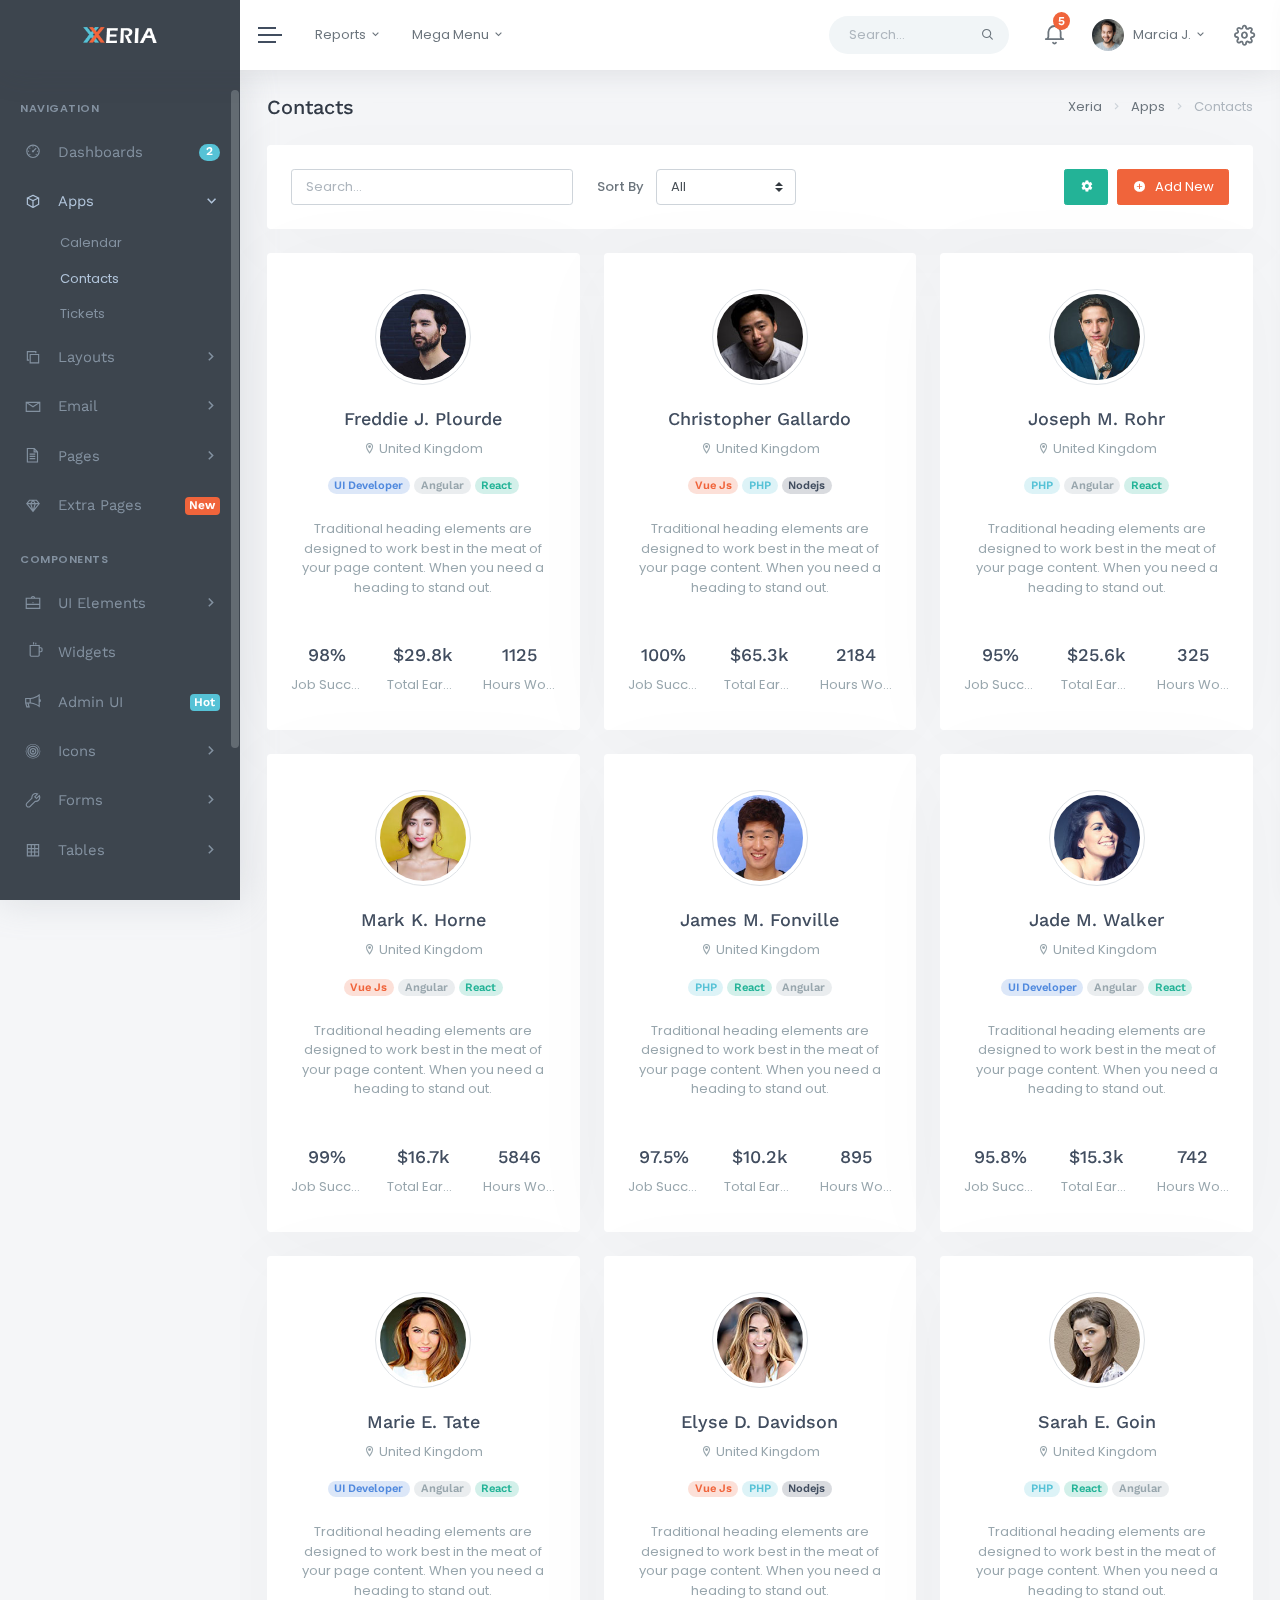
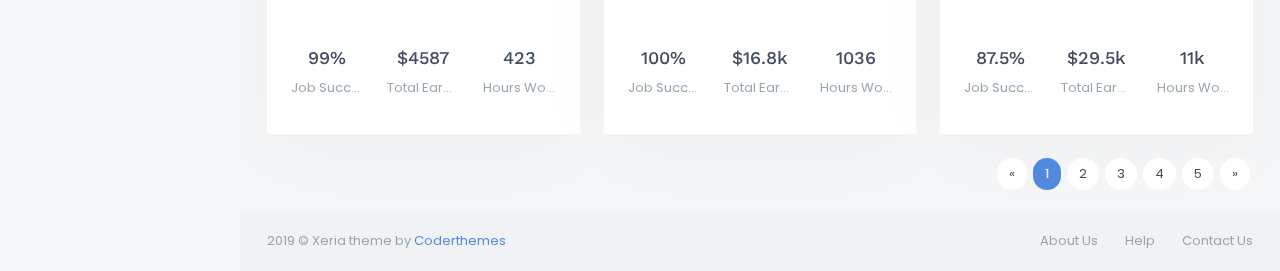
<file: apps-contacts.html>
<!DOCTYPE html>
<html lang="en">

<head>
    <meta charset="utf-8" />
    <title>Xeria - Responsive Admin Dashboard Template</title>
    <meta name="viewport" content="width=device-width, initial-scale=1.0">
    <meta content="A fully featured admin theme which can be used to build CRM, CMS, etc." name="description" />
    <meta content="Coderthemes" name="author" />
    <meta http-equiv="X-UA-Compatible" content="IE=edge" />
    <!-- App favicon -->
    <link rel="shortcut icon" href="assets/images/favicon.ico">

    <!-- Custom box css -->
    <link href="assets/libs/custombox/custombox.min.css" rel="stylesheet">

    <!-- App css -->
    <link href="assets/css/bootstrap.min.css" rel="stylesheet" type="text/css" />
    <link href="assets/css/icons.min.css" rel="stylesheet" type="text/css" />
    <link href="assets/css/app.min.css" rel="stylesheet" type="text/css" />

</head>

<body>

    <!-- Begin page -->
    <div id="wrapper">

        <!-- Topbar Start -->
        <div class="navbar-custom">
            <ul class="list-unstyled topnav-menu float-right mb-0">

                <li class="d-none d-sm-block">
                    <form class="app-search">
                        <div class="app-search-box">
                            <div class="input-group">
                                <input type="text" class="form-control" placeholder="Search...">
                                <div class="input-group-append">
                                    <button class="btn" type="submit">
                                        <i class="fe-search"></i>
                                    </button>
                                </div>
                            </div>
                        </div>
                    </form>
                </li>
        
                <li class="dropdown notification-list">
                    <a class="nav-link dropdown-toggle  waves-effect" data-toggle="dropdown" href="#" role="button" aria-haspopup="false" aria-expanded="false">
                        <i class="fe-bell noti-icon"></i>
                        <span class="badge badge-danger rounded-circle noti-icon-badge">5</span>
                    </a>
                    <div class="dropdown-menu dropdown-menu-right dropdown-lg">

                        <!-- item-->
                        <div class="dropdown-item noti-title">
                            <h5 class="m-0 text-white">
                                <span class="float-right">
                                    <a href="" class="text-light">
                                        <small>Clear All</small>
                                    </a>
                                </span>Notification
                            </h5>
                        </div>

                        <div class="slimscroll noti-scroll">

                            <!-- item-->
                            <a href="javascript:void(0);" class="dropdown-item notify-item active">
                                <div class="notify-icon">
                                    <img src="assets/images/users/user-1.jpg" class="img-fluid rounded-circle" alt="" /> </div>
                                <p class="notify-details">Cristina Pride</p>
                                <p class="text-muted mb-0 user-msg">
                                    <small>Hi, How are you? What about our next meeting</small>
                                </p>
                            </a>

                            <!-- item-->
                            <a href="javascript:void(0);" class="dropdown-item notify-item">
                                <div class="notify-icon bg-primary">
                                    <i class="mdi mdi-comment-account-outline"></i>
                                </div>
                                <p class="notify-details">Caleb Flakelar commented on Admin
                                    <small class="text-muted">1 min ago</small>
                                </p>
                            </a>

                            <!-- item-->
                            <a href="javascript:void(0);" class="dropdown-item notify-item">
                                <div class="notify-icon">
                                    <img src="assets/images/users/user-4.jpg" class="img-fluid rounded-circle" alt="" /> </div>
                                <p class="notify-details">Karen Robinson</p>
                                <p class="text-muted mb-0 user-msg">
                                    <small>Wow ! this admin looks good and awesome design</small>
                                </p>
                            </a>

                            <!-- item-->
                            <a href="javascript:void(0);" class="dropdown-item notify-item">
                                <div class="notify-icon bg-warning">
                                    <i class="mdi mdi-account-plus"></i>
                                </div>
                                <p class="notify-details">New user registered.
                                    <small class="text-muted">5 hours ago</small>
                                </p>
                            </a>

                            <!-- item-->
                            <a href="javascript:void(0);" class="dropdown-item notify-item">
                                <div class="notify-icon bg-info">
                                    <i class="mdi mdi-comment-account-outline"></i>
                                </div>
                                <p class="notify-details">Caleb Flakelar commented on Admin
                                    <small class="text-muted">4 days ago</small>
                                </p>
                            </a>

                            <!-- item-->
                            <a href="javascript:void(0);" class="dropdown-item notify-item">
                                <div class="notify-icon bg-secondary">
                                    <i class="mdi mdi-heart"></i>
                                </div>
                                <p class="notify-details">Carlos Crouch liked
                                    <b>Admin</b>
                                    <small class="text-muted">13 days ago</small>
                                </p>
                            </a>
                        </div>

                        <!-- All-->
                        <a href="javascript:void(0);" class="dropdown-item text-center text-primary notify-item notify-all">
                            View all
                            <i class="fi-arrow-right"></i>
                        </a>

                    </div>
                </li>

                <li class="dropdown notification-list">
                    <a class="nav-link dropdown-toggle nav-user mr-0 waves-effect" data-toggle="dropdown" href="#" role="button" aria-haspopup="false" aria-expanded="false">
                        <img src="assets/images/users/user-1.jpg" alt="user-image" class="rounded-circle">
                        <span class="pro-user-name ml-1">
                            Marcia J. <i class="mdi mdi-chevron-down"></i> 
                        </span>
                    </a>
                    <div class="dropdown-menu dropdown-menu-right profile-dropdown ">
                        <!-- item-->
                        <div class="dropdown-item noti-title">
                            <h5 class="m-0 text-white">
                                Welcome !
                            </h5>
                        </div>

                        <!-- item-->
                        <a href="javascript:void(0);" class="dropdown-item notify-item">
                            <i class="fe-user"></i>
                            <span>My Account</span>
                        </a>

                        <!-- item-->
                        <a href="javascript:void(0);" class="dropdown-item notify-item">
                            <i class="fe-settings"></i>
                            <span>Settings</span>
                        </a>

                        <!-- item-->
                        <a href="javascript:void(0);" class="dropdown-item notify-item">
                            <i class="fe-lock"></i>
                            <span>Lock Screen</span>
                        </a>

                        <div class="dropdown-divider"></div>

                        <!-- item-->
                        <a href="javascript:void(0);" class="dropdown-item notify-item">
                            <i class="fe-log-out"></i>
                            <span>Logout</span>
                        </a>

                    </div>
                </li>

                <li class="dropdown notification-list">
                    <a href="javascript:void(0);" class="nav-link right-bar-toggle waves-effect">
                        <i class="fe-settings noti-icon"></i>
                    </a>
                </li>


            </ul>

            <!-- LOGO -->
            <div class="logo-box">
                <a href="index.html" class="logo text-center">
                    <span class="logo-lg">
                        <img src="assets/images/logo-light.png" alt="" height="16">
                        <!-- <span class="logo-lg-text-light">Xeria</span> -->
                    </span>
                    <span class="logo-sm">
                        <!-- <span class="logo-sm-text-dark">X</span> -->
                        <img src="assets/images/logo-sm.png" alt="" height="18">
                    </span>
                </a>
            </div>

            <ul class="list-unstyled topnav-menu topnav-menu-left m-0">
                <li>
                    <button class="button-menu-mobile waves-effect">
                        <span></span>
                        <span></span>
                        <span></span>
                    </button>
                </li>
        
                <li class="dropdown d-none d-lg-block">
                    <a class="nav-link dropdown-toggle waves-effect" data-toggle="dropdown" href="#" role="button" aria-haspopup="false" aria-expanded="false">
                        Reports
                        <i class="mdi mdi-chevron-down"></i> 
                    </a>
                    <div class="dropdown-menu">
                        <!-- item-->
                        <a href="javascript:void(0);" class="dropdown-item">
                            Finance Report
                        </a>

                        <!-- item-->
                        <a href="javascript:void(0);" class="dropdown-item">
                            Monthly Report
                        </a>

                        <!-- item-->
                        <a href="javascript:void(0);" class="dropdown-item">
                            Revenue Report
                        </a>

                        <!-- item-->
                        <a href="javascript:void(0);" class="dropdown-item">
                            Settings
                        </a>

                        <!-- item-->
                        <a href="javascript:void(0);" class="dropdown-item">
                            Help & Support
                        </a>

                    </div>
                </li>

                <li class="dropdown dropdown-mega d-none d-lg-block">
                    <a class="nav-link dropdown-toggle waves-effect" data-toggle="dropdown" href="#" role="button" aria-haspopup="false" aria-expanded="false">
                        Mega Menu
                        <i class="mdi mdi-chevron-down"></i> 
                    </a>
                    <div class="dropdown-menu dropdown-megamenu">
                        <div class="row">
                            <div class="col-sm-8">
                        
                                <div class="row">
                                    <div class="col-md-4">
                                        <h5 class="text-dark mt-0">UI Components</h5>
                                        <ul class="list-unstyled megamenu-list mt-2">
                                            <li>
                                                <a href="javascript:void(0);">Widgets</a>
                                            </li>
                                            <li>
                                                <a href="javascript:void(0);">Nestable List</a>
                                            </li>
                                            <li>
                                                <a href="javascript:void(0);">Range Sliders</a>
                                            </li>
                                            <li>
                                                <a href="javascript:void(0);">Masonry Items</a>
                                            </li>
                                            <li>
                                                <a href="javascript:void(0);">Sweet Alerts</a>
                                            </li>
                                            <li>
                                                <a href="javascript:void(0);">Treeview Page</a>
                                            </li>
                                            <li>
                                                <a href="javascript:void(0);">Tour Page</a>
                                            </li>
                                        </ul>
                                    </div>

                                    <div class="col-md-4">
                                        <h5 class="text-dark mt-0">Applications</h5>
                                        <ul class="list-unstyled megamenu-list mt-2">
                                            <li>
                                                <a href="javascript:void(0);">Email Pages</a>
                                            </li>
                                            <li>
                                                <a href="javascript:void(0);">Profile</a>
                                            </li>
                                            <li>
                                                <a href="javascript:void(0);">Calendar</a>
                                            </li>
                                            <li>
                                                <a href="javascript:void(0);">Team Contacts</a>
                                            </li>
                                            <li>
                                                <a href="javascript:void(0);">Maintenance</a>
                                            </li>
                                            <li>
                                                <a href="javascript:void(0);">Coming Soon Page</a>
                                            </li>
                                        </ul>
                                    </div>

                                    <div class="col-md-4">
                                        <h5 class="text-dark mt-0">Layouts</h5>
                                        <ul class="list-unstyled megamenu-list mt-2">
                                            <li>
                                                <a href="javascript:void(0);">Small Sidebar</a>
                                            </li>
                                            <li>
                                                <a href="javascript:void(0);">Light Sidebar</a>
                                            </li>
                                            <li>
                                                <a href="javascript:void(0);">Dark Topbar</a>
                                            </li>
                                            <li>
                                                <a href="javascript:void(0);">Preloader</a>
                                            </li>
                                            <li>
                                                <a href="javascript:void(0);">Sidebar Collapsed</a>
                                            </li>
                                        </ul>
                                    </div>
                                </div>
                            </div>
                            <div class="col-sm-4">
                                <div class="text-center mt-3">
                                    <h3 class="text-dark">Launching Discount Sale!</h3>
                                    <p class="font-16">Save up to 55% off.</p>
                                    <button class="btn btn-primary mt-1">Download Now <i class="mdi mdi-arrow-right-bold-outline ml-1"></i></button>
                                </div>
                            </div>
                        </div>

                    </div>
                </li>
            </ul>
        </div>
        <!-- end Topbar -->

        <!-- ========== Left Sidebar Start ========== -->
        <div class="left-side-menu">

            <div class="slimscroll-menu">

                <!--- Sidemenu -->
                <div id="sidebar-menu">

                    <ul class="metismenu" id="side-menu">

                        <li class="menu-title">Navigation</li>

                        <li>
                            <a href="javascript: void(0);">
                                <i class="la la-dashboard"></i>
                                <span class="badge badge-info badge-pill float-right">2</span>
                                <span> Dashboards </span>
                            </a>
                            <ul class="nav-second-level" aria-expanded="false">
                                <li>
                                    <a href="index.html">Dashboard 1</a>
                                </li>
                                <li>
                                    <a href="dashboard-2.html">Dashboard 2</a>
                                </li>
                            </ul>
                        </li>

                        <li>
                            <a href="javascript: void(0);">
                                <i class="la la-cube"></i>
                                <span> Apps </span>
                                <span class="menu-arrow"></span>
                            </a>
                            <ul class="nav-second-level" aria-expanded="false">
                                <li>
                                    <a href="apps-calendar.html">Calendar</a>
                                </li>
                                <li>
                                    <a href="apps-contacts.html">Contacts</a>
                                </li>
                                <li>
                                    <a href="apps-tickets.html">Tickets</a>
                                </li>
                            </ul>
                        </li>

                        <li>
                            <a href="javascript: void(0);">
                                <i class="la la-clone"></i>
                                <span> Layouts </span>
                                <span class="menu-arrow"></span>
                            </a>
                            <ul class="nav-second-level" aria-expanded="false">
                                <li>
                                    <a href="layouts-sidebar-sm.html">Small Sidebar</a>
                                </li>
                                <li>
                                    <a href="layouts-light-sidebar.html">Light Sidebar</a>
                                </li>
                                <li>
                                    <a href="layouts-dark-topbar.html">Dark Topbar</a>
                                </li>
                                <li>
                                    <a href="layouts-preloader.html">Preloader</a>
                                </li>
                                <li>
                                    <a href="layouts-sidebar-collapsed.html">Sidebar Collapsed</a>
                                </li>
                                <li>
                                    <a href="layouts-boxed.html">Boxed</a>
                                </li>
                            </ul>
                        </li>
                
                        <li>
                            <a href="javascript: void(0);">
                                <i class="la la-envelope"></i>
                                <span> Email </span>
                                <span class="menu-arrow"></span>
                            </a>
                            <ul class="nav-second-level" aria-expanded="false">
                                <li>
                                    <a href="email-inbox.html">Inbox</a>
                                </li>
                                <li>
                                    <a href="email-read.html">Read Email</a>
                                </li>
                                <li>
                                    <a href="email-compose.html">Compose Email</a>
                                </li>
                                <li>
                                    <a href="email-templates.html">Email Templates</a>
                                </li>
                            </ul>
                        </li>

                        <li>
                            <a href="javascript: void(0);">
                                <i class="la la-file-text-o"></i>
                                <span> Pages </span>
                                <span class="menu-arrow"></span>
                            </a>
                            <ul class="nav-second-level" aria-expanded="false">
                                <li>
                                    <a href="pages-starter.html">Starter</a>
                                </li>
                                <li>
                                    <a href="pages-login.html">Log In</a>
                                </li>
                                <li>
                                    <a href="pages-register.html">Register</a>
                                </li>
                                <li>
                                    <a href="pages-recoverpw.html">Recover Password</a>
                                </li>
                                <li>
                                    <a href="pages-lock-screen.html">Lock Screen</a>
                                </li>
                                <li>
                                    <a href="pages-logout.html">Logout</a>
                                </li>
                                <li>
                                    <a href="pages-confirm-mail.html">Confirm Mail</a>
                                </li>
                                <li>
                                    <a href="pages-404.html">Error 404</a>
                                </li>
                                <li>
                                    <a href="pages-404-alt.html">Error 404-alt</a>
                                </li>
                                <li>
                                    <a href="pages-500.html">Error 500</a>
                                </li>
                            </ul>
                        </li>

                        <li>
                            <a href="javascript: void(0);">
                                <i class="la la-diamond"></i>
                                <span class="badge badge-danger float-right">New</span>
                                <span> Extra Pages </span>
                            </a>
                            <ul class="nav-second-level" aria-expanded="false">
                                <li>
                                    <a href="extras-profile.html">Profile</a>
                                </li>
                                <li>
                                    <a href="extras-timeline.html">Timeline</a>
                                </li>
                                <li>
                                    <a href="extras-invoice.html">Invoice</a>
                                </li>
                                <li>
                                    <a href="extras-faqs.html">FAQs</a>
                                </li>
                                <li>
                                    <a href="extras-pricing.html">Pricing</a>
                                </li>
                                <li>
                                    <a href="extras-maintenance.html">Maintenance</a>
                                </li>
                                <li>
                                    <a href="extras-coming-soon.html">Coming Soon</a>
                                </li>
                            </ul>
                        </li>

                        <li class="menu-title mt-2">Components</li>

                        <li>
                            <a href="javascript: void(0);">
                                <i class="la la-briefcase"></i>
                                <span> UI Elements </span>
                                <span class="menu-arrow"></span>
                            </a>
                            <ul class="nav-second-level" aria-expanded="false">
                                <li>
                                    <a href="ui-buttons.html">Buttons</a>
                                </li>
                                <li>
                                    <a href="ui-cards.html">Cards</a>
                                </li>
                                <li>
                                    <a href="ui-tabs-accordions.html">Tabs & Accordions</a>
                                </li>
                                <li>
                                    <a href="ui-modals.html">Modals</a>
                                </li>
                                <li>
                                    <a href="ui-progress.html">Progress</a>
                                </li>
                                <li>
                                    <a href="ui-notifications.html">Notifications</a>
                                </li>
                                <li>
                                    <a href="ui-general.html">General UI</a>
                                </li>
                                <li>
                                    <a href="ui-typography.html">Typography</a>
                                </li>
                                <li>
                                    <a href="ui-grid.html">Grid</a>
                                </li>
                            </ul>
                        </li>

                        <li>
                            <a href="widgets.html">
                                <i class="la la-coffee"></i>
                                <span> Widgets </span>
                            </a>
                        </li>

                        <li>
                            <a href="javascript: void(0);">
                                <i class="la la-bullhorn"></i>
                                <span class="badge badge-info float-right">Hot</span>
                                <span> Admin UI </span>
                            </a>
                            <ul class="nav-second-level" aria-expanded="false">
                                <li>
                                    <a href="admin-sweet-alert.html">Sweet Alert</a>
                                </li>
                                <li>
                                    <a href="admin-nestable.html">Nestable List</a>
                                </li>
                                <li>
                                    <a href="admin-range-slider.html">Range Slider</a>
                                </li>
                                <li>
                                    <a href="admin-tour.html">Tour Page</a>
                                </li>
                                <li>
                                    <a href="admin-lightbox.html">Lightbox</a>
                                </li>
                                <li>
                                    <a href="admin-treeview.html">Treeview</a>
                                </li>
                            </ul>
                        </li>

                        <li>
                            <a href="javascript: void(0);">
                                <i class="la la-bullseye"></i>
                                <span> Icons </span>
                                <span class="menu-arrow"></span>
                            </a>
                            <ul class="nav-second-level" aria-expanded="false">
                                <li>
                                    <a href="icons-feather.html">Feather Icons</a>
                                </li>
                                <li>
                                    <a href="icons-lineawesome.html">Line Awesome</a>
                                </li>
                                <li>
                                    <a href="icons-mdi.html">Material Design Icons</a>
                                </li>
                                <li>
                                    <a href="icons-font-awesome.html">Font Awesome</a>
                                </li>
                                <li>
                                    <a href="icons-simple-line.html">Simple Line</a>
                                </li>
                            </ul>
                        </li>
                
                        <li>
                            <a href="javascript: void(0);">
                                <i class="la la-wrench"></i>
                                <span> Forms </span>
                                <span class="menu-arrow"></span>
                            </a>
                            <ul class="nav-second-level" aria-expanded="false">
                                <li>
                                    <a href="forms-elements.html">General Elements</a>
                                </li>
                                <li>
                                    <a href="forms-advanced.html">Advanced</a>
                                </li>
                                <li>
                                    <a href="forms-validation.html">Validation</a>
                                </li>
                                <li>
                                    <a href="forms-pickers.html">Pickers</a>
                                </li>
                                <li>
                                    <a href="forms-wizard.html">Wizard</a>
                                </li>
                                <li>
                                    <a href="forms-masks.html">Masks</a>
                                </li>
                                <li>
                                    <a href="forms-summernote.html">Summernote</a>
                                </li>
                                <li>
                                    <a href="forms-quilljs.html">Quilljs Editor</a>
                                </li>
                                <li>
                                    <a href="forms-file-uploads.html">File Uploads</a>
                                </li>
                            </ul>
                        </li>

                        <li>
                            <a href="javascript: void(0);">
                                <i class="la la-table"></i>
                                <span> Tables </span>
                                <span class="menu-arrow"></span>
                            </a>
                            <ul class="nav-second-level" aria-expanded="false">
                                <li>
                                    <a href="tables-basic.html">Basic Tables</a>
                                </li>
                                <li>
                                    <a href="tables-datatables.html">Data Tables</a>
                                </li>
                                <li>
                                    <a href="tables-editable.html">Editable Tables</a>
                                </li>
                                <li>
                                    <a href="tables-responsive.html">Responsive Tables</a>
                                </li>
                                <li>
                                    <a href="tables-tablesaw.html">Tablesaw Tables</a>
                                </li>
                            </ul>
                        </li>

                        <li>
                            <a href="javascript: void(0);">
                                <i class="la la-bar-chart"></i>
                                <span> Charts </span>
                                <span class="menu-arrow"></span>
                            </a>
                            <ul class="nav-second-level" aria-expanded="false">
                                <li>
                                    <a href="charts-apex.html">Apex Charts</a>
                                </li>
                                <li>
                                    <a href="charts-flot.html">Flot Charts</a>
                                </li>
                                <li>
                                    <a href="charts-morris.html">Morris Charts</a>
                                </li>
                                <li>
                                    <a href="charts-chartjs.html">Chartjs Charts</a>
                                </li>
                                <li>
                                    <a href="charts-bright.html">Bright Charts</a>
                                </li>
                                <li>
                                    <a href="charts-chartist.html">Chartist Charts</a>
                                </li>
                                <li>
                                    <a href="charts-peity.html">Peity Charts</a>
                                </li>
                                <li>
                                    <a href="charts-sparklines.html">Sparklines Charts</a>
                                </li>
                                <li>
                                    <a href="charts-knob.html">Jquery Knob Charts</a>
                                </li>
                            </ul>
                        </li>

                        <li>
                            <a href="javascript: void(0);">
                                <i class="la la-map"></i>
                                <span> Maps </span>
                                <span class="menu-arrow"></span>
                            </a>
                            <ul class="nav-second-level" aria-expanded="false">
                                <li>
                                    <a href="maps-google.html">Google Maps</a>
                                </li>
                                <li>
                                    <a href="maps-vector.html">Vector Maps</a>
                                </li>
                                <li>
                                    <a href="maps-mapael.html">Mapael Maps</a>
                                </li>
                            </ul>
                        </li>

                        <li>
                            <a href="javascript: void(0);">
                                <i class="la la-plus-square-o"></i>
                                <span> Multi Level </span>
                                <span class="menu-arrow"></span>
                            </a>
                            <ul class="nav-second-level nav" aria-expanded="false">
                                <li>
                                    <a href="javascript: void(0);">Level 1.1</a>
                                </li>
                                <li>
                                    <a href="javascript: void(0);" aria-expanded="false">Level 1.2
                                        <span class="menu-arrow"></span>
                                    </a>
                                    <ul class="nav-third-level nav" aria-expanded="false">
                                        <li>
                                            <a href="javascript: void(0);">Level 2.1</a>
                                        </li>
                                        <li>
                                            <a href="javascript: void(0);">Level 2.2</a>
                                        </li>
                                    </ul>
                                </li>
                            </ul>
                        </li>
                    </ul>

                </div>
                <!-- End Sidebar -->

                <div class="clearfix"></div>

            </div>
            <!-- Sidebar -left -->

        </div>
        <!-- Left Sidebar End -->

        <!-- ============================================================== -->
        <!-- Start Page Content here -->
        <!-- ============================================================== -->

        <div class="content-page">
            <div class="content">

                <!-- Start Content-->
                <div class="container-fluid">

                    <!-- start page title -->
                    <div class="row">
                        <div class="col-12">
                            <div class="page-title-box">
                                <div class="page-title-right">
                                    <ol class="breadcrumb m-0">
                                        <li class="breadcrumb-item"><a href="javascript: void(0);">Xeria</a></li>
                                        <li class="breadcrumb-item"><a href="javascript: void(0);">Apps</a></li>
                                        <li class="breadcrumb-item active">Contacts</li>
                                    </ol>
                                </div>
                                <h4 class="page-title">Contacts</h4>
                            </div>
                        </div>
                    </div>
                    <!-- end page title -->

                    <div class="row">
                        <div class="col-12">
                            <div class="card-box">
                                <div class="row">
                                    <div class="col-lg-8">
                                        <form class="form-inline">
                                            <div class="form-group">
                                                <label for="inputPassword2" class="sr-only">Search</label>
                                                <input type="search" class="form-control" id="inputPassword2"
                                                    placeholder="Search...">
                                            </div>
                                            <div class="form-group mx-sm-3">
                                                <label for="status-select" class="mr-2">Sort By</label>
                                                <select class="custom-select" id="status-select">
                                                    <option selected="">All</option>
                                                    <option value="1">Name</option>
                                                    <option value="2">Job Success</option>
                                                    <option value="3">Total Earned</option>
                                                    <option value="4">Hours Worked</option>
                                                </select>
                                            </div>
                                        </form>
                                    </div>
                                    <div class="col-lg-4">
                                        <div class="text-lg-right mt-3 mt-lg-0">
                                            <button type="button" class="btn btn-success waves-effect waves-light mr-1"><i
                                                    class="mdi mdi-settings"></i></button>
                                            <a href="#custom-modal" class="btn btn-danger waves-effect waves-light"
                                                data-animation="fadein" data-plugin="custommodal" data-overlayColor="#38414a"><i
                                                    class="mdi mdi-plus-circle mr-1"></i> Add New</a>
                                        </div>
                                    </div><!-- end col-->
                                </div> <!-- end row -->
                            </div> <!-- end card-box -->
                        </div><!-- end col-->
                    </div>
                    <!-- end row -->

                    <div class="row">
                        <div class="col-lg-4">
                            <div class="text-center card-box">
                                <div class="pt-2 pb-2">
                                    <img src="assets/images/users/user-3.jpg" class="rounded-circle img-thumbnail avatar-xl"
                                        alt="profile-image">

                                    <h4 class="mt-3"><a href="extras-profile.html" class="text-dark">Freddie J. Plourde</a></h4>
                                    <p class="text-muted"><i class="mdi mdi-map-marker-outline"></i> United Kingdom</p>

                                    <div class="font-14">
                                        <span class="badge badge-light-primary badge-pill">UI Developer</span>
                                        <span class="badge badge-light-secondary badge-pill">Angular</span>
                                        <span class="badge badge-light-success badge-pill">React</span>
                                    </div>

                                    <p class="text-muted mt-3">Traditional heading elements are designed to work best
                                        in the meat of your page content. When you need a heading to stand out.</p>

                                    <div class="row mt-3">
                                        <div class="col-4">
                                            <div class="mt-3">
                                                <h4>98%</h4>
                                                <p class="mb-0 text-muted text-truncate">Job Success</p>
                                            </div>
                                        </div>
                                        <div class="col-4">
                                            <div class="mt-3">
                                                <h4>$29.8k</h4>
                                                <p class="mb-0 text-muted text-truncate">Total Earned</p>
                                            </div>
                                        </div>
                                        <div class="col-4">
                                            <div class="mt-3">
                                                <h4>1125</h4>
                                                <p class="mb-0 text-muted text-truncate">Hours Worked</p>
                                            </div>
                                        </div>
                                    </div> <!-- end row-->

                                </div> <!-- end .padding -->
                            </div> <!-- end card-box-->
                        </div> <!-- end col -->

                        <div class="col-lg-4">
                            <div class="text-center card-box">
                                <div class="pt-2 pb-2">
                                    <img src="assets/images/users/user-4.jpg" class="rounded-circle img-thumbnail avatar-xl"
                                        alt="profile-image">

                                    <h4 class="mt-3"><a href="extras-profile.html" class="text-dark">Christopher
                                            Gallardo</a></h4>
                                    <p class="text-muted"><i class="mdi mdi-map-marker-outline"></i> United Kingdom</p>

                                    <div class="font-14">
                                        <span class="badge badge-light-danger badge-pill">Vue Js</span>
                                        <span class="badge badge-light-info badge-pill">PHP</span>
                                        <span class="badge badge-light-dark badge-pill">Nodejs</span>
                                    </div>

                                    <p class="text-muted mt-3">Traditional heading elements are designed to work best
                                        in the meat of your page content. When you need a heading to stand out.</p>

                                    <div class="row mt-3">
                                        <div class="col-4">
                                            <div class="mt-3">
                                                <h4>100%</h4>
                                                <p class="mb-0 text-muted text-truncate">Job Success</p>
                                            </div>
                                        </div>
                                        <div class="col-4">
                                            <div class="mt-3">
                                                <h4>$65.3k</h4>
                                                <p class="mb-0 text-muted text-truncate">Total Earned</p>
                                            </div>
                                        </div>
                                        <div class="col-4">
                                            <div class="mt-3">
                                                <h4>2184</h4>
                                                <p class="mb-0 text-muted text-truncate">Hours Worked</p>
                                            </div>
                                        </div>
                                    </div> <!-- end row-->

                                </div> <!-- end .padding -->
                            </div> <!-- end card-box-->
                        </div> <!-- end col -->

                        <div class="col-lg-4">
                            <div class="text-center card-box">
                                <div class="pt-2 pb-2">
                                    <img src="assets/images/users/user-5.jpg" class="rounded-circle img-thumbnail avatar-xl"
                                        alt="profile-image">

                                    <h4 class="mt-3"><a href="extras-profile.html" class="text-dark">Joseph M. Rohr</a></h4>
                                    <p class="text-muted"><i class="mdi mdi-map-marker-outline"></i> United Kingdom</p>

                                    <div class="font-14">
                                        <span class="badge badge-light-info badge-pill">PHP</span>
                                        <span class="badge badge-light-secondary badge-pill">Angular</span>
                                        <span class="badge badge-light-success badge-pill">React</span>
                                    </div>

                                    <p class="text-muted mt-3">Traditional heading elements are designed to work best
                                        in the meat of your page content. When you need a heading to stand out.</p>

                                    <div class="row mt-3">
                                        <div class="col-4">
                                            <div class="mt-3">
                                                <h4>95%</h4>
                                                <p class="mb-0 text-muted text-truncate">Job Success</p>
                                            </div>
                                        </div>
                                        <div class="col-4">
                                            <div class="mt-3">
                                                <h4>$25.6k</h4>
                                                <p class="mb-0 text-muted text-truncate">Total Earned</p>
                                            </div>
                                        </div>
                                        <div class="col-4">
                                            <div class="mt-3">
                                                <h4>325</h4>
                                                <p class="mb-0 text-muted text-truncate">Hours Worked</p>
                                            </div>
                                        </div>
                                    </div> <!-- end row-->

                                </div> <!-- end .padding -->
                            </div> <!-- end card-box-->
                        </div> <!-- end col -->
                    </div>
                    <!-- end row -->


                    <div class="row">
                        <div class="col-lg-4">
                            <div class="text-center card-box">
                                <div class="pt-2 pb-2">
                                    <img src="assets/images/users/user-6.jpg" class="rounded-circle img-thumbnail avatar-xl" alt="profile-image">

                                    <h4 class="mt-3"><a href="extras-profile.html" class="text-dark">Mark K. Horne</a></h4>
                                    <p class="text-muted"><i class="mdi mdi-map-marker-outline"></i> United Kingdom</p>

                                    <div class="font-14">
                                        <span class="badge badge-light-danger badge-pill">Vue Js</span>
                                        <span class="badge badge-light-secondary badge-pill">Angular</span>
                                        <span class="badge badge-light-success badge-pill">React</span>
                                    </div>

                                    <p class="text-muted mt-3">Traditional heading elements are designed to work best
                                        in the meat of your page content. When you need a heading to stand out.</p>

                                    <div class="row mt-3">
                                        <div class="col-4">
                                            <div class="mt-3">
                                                <h4>99%</h4>
                                                <p class="mb-0 text-muted text-truncate">Job Success</p>
                                            </div>
                                        </div>
                                        <div class="col-4">
                                            <div class="mt-3">
                                                <h4>$16.7k</h4>
                                                <p class="mb-0 text-muted text-truncate">Total Earned</p>
                                            </div>
                                        </div>
                                        <div class="col-4">
                                            <div class="mt-3">
                                                <h4>5846</h4>
                                                <p class="mb-0 text-muted text-truncate">Hours Worked</p>
                                            </div>
                                        </div>
                                    </div> <!-- end row-->

                                </div> <!-- end .padding -->
                            </div> <!-- end card-box-->
                        </div> <!-- end col -->

                        <div class="col-lg-4">
                            <div class="text-center card-box">
                                <div class="pt-2 pb-2">
                                    <img src="assets/images/users/user-7.jpg" class="rounded-circle img-thumbnail avatar-xl" alt="profile-image">

                                    <h4 class="mt-3"><a href="extras-profile.html" class="text-dark">James M. Fonville</a></h4>
                                    <p class="text-muted"><i class="mdi mdi-map-marker-outline"></i> United Kingdom</p>

                                    <div class="font-14">
                                        <span class="badge badge-light-info badge-pill">PHP</span>
                                        <span class="badge badge-light-success badge-pill">React</span>
                                        <span class="badge badge-light-secondary badge-pill">Angular</span>
                                    </div>

                                    <p class="text-muted mt-3">Traditional heading elements are designed to work best
                                        in the meat of your page content. When you need a heading to stand out.</p>

                                    <div class="row mt-3">
                                        <div class="col-4">
                                            <div class="mt-3">
                                                <h4>97.5%</h4>
                                                <p class="mb-0 text-muted text-truncate">Job Success</p>
                                            </div>
                                        </div>
                                        <div class="col-4">
                                            <div class="mt-3">
                                                <h4>$10.2k</h4>
                                                <p class="mb-0 text-muted text-truncate">Total Earned</p>
                                            </div>
                                        </div>
                                        <div class="col-4">
                                            <div class="mt-3">
                                                <h4>895</h4>
                                                <p class="mb-0 text-muted text-truncate">Hours Worked</p>
                                            </div>
                                        </div>
                                    </div> <!-- end row-->

                                </div> <!-- end .padding -->
                            </div> <!-- end card-box-->
                        </div> <!-- end col -->

                        <div class="col-lg-4">
                            <div class="text-center card-box">
                                <div class="pt-2 pb-2">
                                    <img src="assets/images/users/user-8.jpg" class="rounded-circle img-thumbnail avatar-xl" alt="profile-image">

                                    <h4 class="mt-3"><a href="extras-profile.html" class="text-dark">Jade M. Walker</a></h4>
                                    <p class="text-muted"><i class="mdi mdi-map-marker-outline"></i> United Kingdom</p>

                                    <div class="font-14">
                                        <span class="badge badge-light-primary badge-pill">UI Developer</span>
                                        <span class="badge badge-light-secondary badge-pill">Angular</span>
                                        <span class="badge badge-light-success badge-pill">React</span>
                                    </div>

                                    <p class="text-muted mt-3">Traditional heading elements are designed to work best
                                        in the meat of your page content. When you need a heading to stand out.</p>

                                    <div class="row mt-3">
                                        <div class="col-4">
                                            <div class="mt-3">
                                                <h4>95.8%</h4>
                                                <p class="mb-0 text-muted text-truncate">Job Success</p>
                                            </div>
                                        </div>
                                        <div class="col-4">
                                            <div class="mt-3">
                                                <h4>$15.3k</h4>
                                                <p class="mb-0 text-muted text-truncate">Total Earned</p>
                                            </div>
                                        </div>
                                        <div class="col-4">
                                            <div class="mt-3">
                                                <h4>742</h4>
                                                <p class="mb-0 text-muted text-truncate">Hours Worked</p>
                                            </div>
                                        </div>
                                    </div> <!-- end row-->

                                </div> <!-- end .padding -->
                            </div> <!-- end card-box-->
                        </div> <!-- end col -->
                    </div>
                    <!-- end row -->


                    <div class="row">
                        <div class="col-lg-4">
                            <div class="text-center card-box">
                                <div class="pt-2 pb-2">
                                    <img src="assets/images/users/user-2.jpg" class="rounded-circle img-thumbnail avatar-xl" alt="profile-image">

                                    <h4 class="mt-3"><a href="extras-profile.html" class="text-dark">Marie E. Tate</a></h4>
                                    <p class="text-muted"><i class="mdi mdi-map-marker-outline"></i> United Kingdom</p>

                                    <div class="font-14">
                                        <span class="badge badge-light-primary badge-pill">UI Developer</span>
                                        <span class="badge badge-light-secondary badge-pill">Angular</span>
                                        <span class="badge badge-light-success badge-pill">React</span>
                                    </div>

                                    <p class="text-muted mt-3">Traditional heading elements are designed to work best
                                        in the meat of your page content. When you need a heading to stand out.</p>

                                    <div class="row mt-3">
                                        <div class="col-4">
                                            <div class="mt-3">
                                                <h4>99%</h4>
                                                <p class="mb-0 text-muted text-truncate">Job Success</p>
                                            </div>
                                        </div>
                                        <div class="col-4">
                                            <div class="mt-3">
                                                <h4>$4587</h4>
                                                <p class="mb-0 text-muted text-truncate">Total Earned</p>
                                            </div>
                                        </div>
                                        <div class="col-4">
                                            <div class="mt-3">
                                                <h4>423</h4>
                                                <p class="mb-0 text-muted text-truncate">Hours Worked</p>
                                            </div>
                                        </div>
                                    </div> <!-- end row-->

                                </div> <!-- end .padding -->
                            </div> <!-- end card-box-->
                        </div> <!-- end col -->

                        <div class="col-lg-4">
                            <div class="text-center card-box">
                                <div class="pt-2 pb-2">
                                    <img src="assets/images/users/user-9.jpg" class="rounded-circle img-thumbnail avatar-xl" alt="profile-image">

                                    <h4 class="mt-3"><a href="extras-profile.html" class="text-dark">Elyse D. Davidson</a></h4>
                                    <p class="text-muted"><i class="mdi mdi-map-marker-outline"></i> United Kingdom</p>

                                    <div class="font-14">
                                        <span class="badge badge-light-danger badge-pill">Vue Js</span>
                                        <span class="badge badge-light-info badge-pill">PHP</span>
                                        <span class="badge badge-light-dark badge-pill">Nodejs</span>
                                    </div>

                                    <p class="text-muted mt-3">Traditional heading elements are designed to work best
                                        in the meat of your page content. When you need a heading to stand out.</p>

                                    <div class="row mt-3">
                                        <div class="col-4">
                                            <div class="mt-3">
                                                <h4>100%</h4>
                                                <p class="mb-0 text-muted text-truncate">Job Success</p>
                                            </div>
                                        </div>
                                        <div class="col-4">
                                            <div class="mt-3">
                                                <h4>$16.8k</h4>
                                                <p class="mb-0 text-muted text-truncate">Total Earned</p>
                                            </div>
                                        </div>
                                        <div class="col-4">
                                            <div class="mt-3">
                                                <h4>1036</h4>
                                                <p class="mb-0 text-muted text-truncate">Hours Worked</p>
                                            </div>
                                        </div>
                                    </div> <!-- end row-->

                                </div> <!-- end .padding -->
                            </div> <!-- end card-box-->
                        </div> <!-- end col -->

                        <div class="col-lg-4">
                            <div class="text-center card-box">
                                <div class="pt-2 pb-2">
                                    <img src="assets/images/users/user-10.jpg" class="rounded-circle img-thumbnail avatar-xl" alt="profile-image">

                                    <h4 class="mt-3"><a href="extras-profile.html" class="text-dark">Sarah E. Goin</a></h4>
                                    <p class="text-muted"><i class="mdi mdi-map-marker-outline"></i> United Kingdom</p>

                                    <div class="font-14">
                                        <span class="badge badge-light-info badge-pill">PHP</span>
                                        <span class="badge badge-light-success badge-pill">React</span>
                                        <span class="badge badge-light-secondary badge-pill">Angular</span>
                                    </div>

                                    <p class="text-muted mt-3">Traditional heading elements are designed to work best
                                        in the meat of your page content. When you need a heading to stand out.</p>

                                    <div class="row mt-3">
                                        <div class="col-4">
                                            <div class="mt-3">
                                                <h4>87.5%</h4>
                                                <p class="mb-0 text-muted text-truncate">Job Success</p>
                                            </div>
                                        </div>
                                        <div class="col-4">
                                            <div class="mt-3">
                                                <h4>$29.5k</h4>
                                                <p class="mb-0 text-muted text-truncate">Total Earned</p>
                                            </div>
                                        </div>
                                        <div class="col-4">
                                            <div class="mt-3">
                                                <h4>11k</h4>
                                                <p class="mb-0 text-muted text-truncate">Hours Worked</p>
                                            </div>
                                        </div>
                                    </div> <!-- end row-->

                                </div> <!-- end .padding -->
                            </div> <!-- end card-box-->
                        </div> <!-- end col -->
                    </div>
                    <!-- end row -->


                    <div class="row">
                        <div class="col-12">
                            <div class="text-right">
                                <ul class="pagination pagination-rounded justify-content-end">
                                    <li class="page-item">
                                        <a class="page-link" href="javascript: void(0);" aria-label="Previous">
                                            <span aria-hidden="true">«</span>
                                            <span class="sr-only">Previous</span>
                                        </a>
                                    </li>
                                    <li class="page-item active"><a class="page-link" href="javascript: void(0);">1</a></li>
                                    <li class="page-item"><a class="page-link" href="javascript: void(0);">2</a></li>
                                    <li class="page-item"><a class="page-link" href="javascript: void(0);">3</a></li>
                                    <li class="page-item"><a class="page-link" href="javascript: void(0);">4</a></li>
                                    <li class="page-item"><a class="page-link" href="javascript: void(0);">5</a></li>
                                    <li class="page-item">
                                        <a class="page-link" href="javascript: void(0);" aria-label="Next">
                                            <span aria-hidden="true">»</span>
                                            <span class="sr-only">Next</span>
                                        </a>
                                    </li>
                                </ul>
                            </div>
                        </div>
                    </div>
                    <!-- end row -->

                    <!-- Modal -->
                    <div id="custom-modal" class="modal-demo">
                        <button type="button" class="close" onclick="Custombox.modal.close();">
                            <span>&times;</span><span class="sr-only">Close</span>
                        </button>
                        <h4 class="custom-modal-title">Add Members</h4>
                        <div class="custom-modal-text text-left">
                            <form>
                                <div class="form-group">
                                    <label for="name">Name</label>
                                    <input type="text" class="form-control" id="name" placeholder="Enter name">
                                </div>
                                <div class="form-group">
                                    <label for="location">Location</label>
                                    <input type="text" class="form-control" id="location" placeholder="Enter location">
                                </div>
                                <div class="form-group">
                                    <label for="skill">Skill</label>
                                    <input type="text" class="form-control" id="skill" placeholder="Enter skill with comma">
                                </div>
                                <div class="form-group">
                                    <label for="about-details">About </label>
                                    <textarea class="form-control" id="about-details" rows="3" placeholder="Enter about"></textarea>
                                </div>

                                <div class="text-right">
                                    <button type="submit" class="btn btn-success waves-effect waves-light">Save</button>
                                    <button type="button" class="btn btn-danger waves-effect waves-light m-l-10"
                                        onclick="Custombox.modal.close();">Cancel</button>
                                </div>
                            </form>
                        </div>
                    </div>


                </div> <!-- container -->

            </div> <!-- content -->

            <!-- Footer Start -->
            <footer class="footer">
                <div class="container-fluid">
                    <div class="row">
                        <div class="col-md-6">
                            2019 &copy; Xeria theme by <a href="">Coderthemes</a> 
                        </div>
                        <div class="col-md-6">
                            <div class="text-md-right footer-links d-none d-sm-block">
                                <a href="javascript:void(0);">About Us</a>
                                <a href="javascript:void(0);">Help</a>
                                <a href="javascript:void(0);">Contact Us</a>
                            </div>
                        </div>
                    </div>
                </div>
            </footer>
            <!-- end Footer -->

        </div>

        <!-- ============================================================== -->
        <!-- End Page content -->
        <!-- ============================================================== -->


    </div>
    <!-- END wrapper -->

    <!-- Right Sidebar -->
    <div class="right-bar">
        <div class="rightbar-title">
            <a href="javascript:void(0);" class="right-bar-toggle float-right">
                <i class="mdi mdi-close"></i>
            </a>
            <h5 class="m-0 text-white">Settings</h5>
        </div>
        <div class="slimscroll-menu">
            <!-- User box -->
            <div class="user-box">
                <div class="user-img">
                    <img src="assets/images/users/user-1.jpg" alt="user-img" title="Mat Helme" class="rounded-circle img-fluid">
                    <a href="javascript:void(0);" class="user-edit"><i class="mdi mdi-pencil"></i></a>
                </div>
            
                <h5><a href="javascript: void(0);">Marcia J. Melia</a> </h5>
                <p class="text-muted mb-0"><small>Product Owner</small></p>
            </div>

            <!-- Settings -->
            <hr class="mt-0" />
            <div class="row">
                <div class="col-6 text-center">
                    <h4 class="mb-1 mt-0">8,504</h4>
                    <p class="m-0">Balance</p>
                </div>
                <div class="col-6 text-center">
                    <h4 class="mb-1 mt-0">8,504</h4>
                    <p class="m-0">Balance</p>
                </div>
            </div>
            <hr class="mb-0" />

            <div class="p-3">
                <div class="custom-control custom-switch mb-2">
                    <input type="checkbox" class="custom-control-input" id="customSwitch1" checked>
                    <label class="custom-control-label" for="customSwitch1">Notifications</label>
                </div>
                <div class="custom-control custom-switch mb-2">
                    <input type="checkbox" class="custom-control-input" id="customSwitch2">
                    <label class="custom-control-label" for="customSwitch2">API Access</label>
                </div>
                <div class="custom-control custom-switch mb-2">
                    <input type="checkbox" class="custom-control-input" id="customSwitch3" checked>
                    <label class="custom-control-label" for="customSwitch3">Auto Updates</label>
                </div>
                <div class="custom-control custom-switch mb-2">
                    <input type="checkbox" class="custom-control-input" id="customSwitch4" checked>
                    <label class="custom-control-label" for="customSwitch4">Online Status</label>
                </div>
            </div>

            <!-- Timeline -->
            <hr class="mt-0" />
            <h5 class="pl-3 pr-3">Messages <span class="float-right badge badge-pill badge-danger">25</span></h5>
            <hr class="mb-0" />
            <div class="p-3">
                <div class="inbox-widget">
                    <div class="inbox-item">
                        <div class="inbox-item-img"><img src="assets/images/users/user-2.jpg" class="rounded-circle" alt=""></div>
                        <p class="inbox-item-author"><a href="javascript: void(0);" class="text-dark">Tomaslau</a></p>
                        <p class="inbox-item-text">I've finished it! See you so...</p>
                    </div>
                    <div class="inbox-item">
                        <div class="inbox-item-img"><img src="assets/images/users/user-3.jpg" class="rounded-circle" alt=""></div>
                        <p class="inbox-item-author"><a href="javascript: void(0);" class="text-dark">Stillnotdavid</a></p>
                        <p class="inbox-item-text">This theme is awesome!</p>
                    </div>
                    <div class="inbox-item">
                        <div class="inbox-item-img"><img src="assets/images/users/user-4.jpg" class="rounded-circle" alt=""></div>
                        <p class="inbox-item-author"><a href="javascript: void(0);" class="text-dark">Kurafire</a></p>
                        <p class="inbox-item-text">Nice to meet you</p>
                    </div>

                    <div class="inbox-item">
                        <div class="inbox-item-img"><img src="assets/images/users/user-5.jpg" class="rounded-circle" alt=""></div>
                        <p class="inbox-item-author"><a href="javascript: void(0);" class="text-dark">Shahedk</a></p>
                        <p class="inbox-item-text">Hey! there I'm available...</p>
                    </div>
                    <div class="inbox-item">
                        <div class="inbox-item-img"><img src="assets/images/users/user-6.jpg" class="rounded-circle" alt=""></div>
                        <p class="inbox-item-author"><a href="javascript: void(0);" class="text-dark">Adhamdannaway</a></p>
                        <p class="inbox-item-text">This theme is awesome!</p>
                    </div>
                </div> <!-- end inbox-widget -->
            </div> <!-- end .p-3-->

        </div> <!-- end slimscroll-menu-->
    </div>
    <!-- /Right-bar -->

    <!-- Right bar overlay-->
    <div class="rightbar-overlay"></div>

    <!-- Vendor js -->
    <script src="assets/js/vendor.min.js"></script>

    <!-- Modal-Effect -->
    <script src="assets/libs/custombox/custombox.min.js"></script>

    <!-- App js -->
    <script src="assets/js/app.min.js"></script>

</body>

</html>
</file>
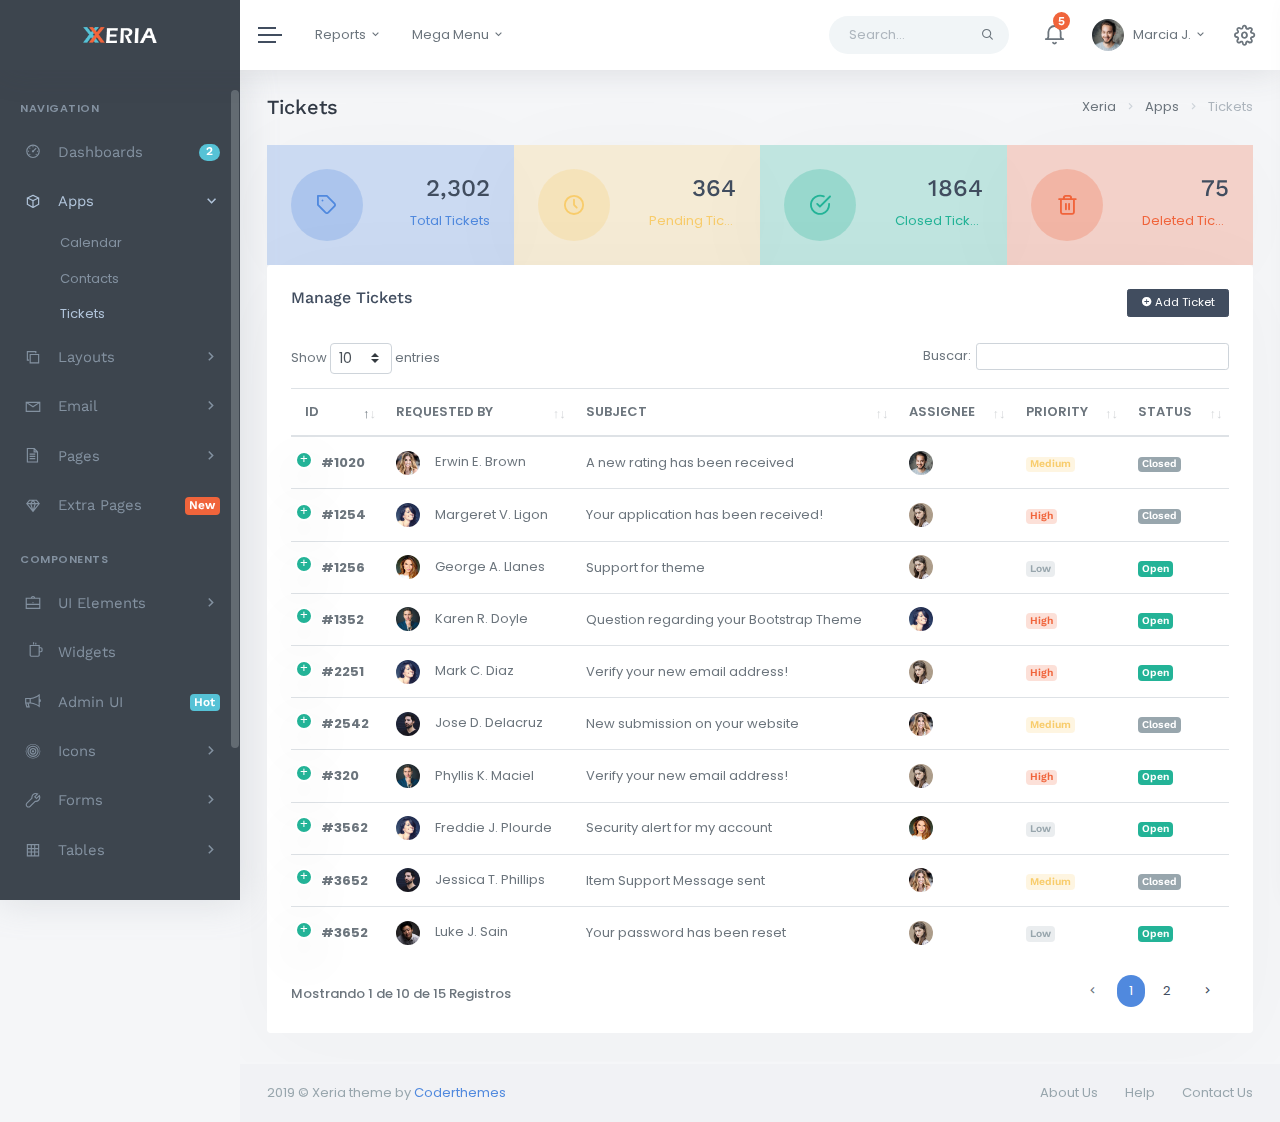
<file: apps-tickets.html>
<!DOCTYPE html>
<html lang="en">
    <head>
        <meta charset="utf-8" />
        <title>Xeria - Responsive Admin Dashboard Template</title>
        <meta name="viewport" content="width=device-width, initial-scale=1.0">
        <meta content="A fully featured admin theme which can be used to build CRM, CMS, etc." name="description" />
        <meta content="Coderthemes" name="author" />
        <meta http-equiv="X-UA-Compatible" content="IE=edge" />
        <!-- App favicon -->
        <link rel="shortcut icon" href="assets/images/favicon.ico">

        <!-- third party css -->
        <link href="assets/libs/datatables/dataTables.bootstrap4.css" rel="stylesheet" type="text/css" />
        <link href="assets/libs/datatables/responsive.bootstrap4.css" rel="stylesheet" type="text/css" />
        <!-- third party css end -->

        <!-- App css -->
        <link href="assets/css/bootstrap.min.css" rel="stylesheet" type="text/css" />
        <link href="assets/css/icons.min.css" rel="stylesheet" type="text/css" />
        <link href="assets/css/app.min.css" rel="stylesheet" type="text/css" />

    </head>

    <body>

        <!-- Begin page -->
        <div id="wrapper">

            <!-- Topbar Start -->
            <div class="navbar-custom">
                <ul class="list-unstyled topnav-menu float-right mb-0">

                    <li class="d-none d-sm-block">
                        <form class="app-search">
                            <div class="app-search-box">
                                <div class="input-group">
                                    <input type="text" class="form-control" placeholder="Search...">
                                    <div class="input-group-append">
                                        <button class="btn" type="submit">
                                            <i class="fe-search"></i>
                                        </button>
                                    </div>
                                </div>
                            </div>
                        </form>
                    </li>
        
                    <li class="dropdown notification-list">
                        <a class="nav-link dropdown-toggle  waves-effect" data-toggle="dropdown" href="#" role="button" aria-haspopup="false" aria-expanded="false">
                            <i class="fe-bell noti-icon"></i>
                            <span class="badge badge-danger rounded-circle noti-icon-badge">5</span>
                        </a>
                        <div class="dropdown-menu dropdown-menu-right dropdown-lg">

                            <!-- item-->
                            <div class="dropdown-item noti-title">
                                <h5 class="m-0 text-white">
                                    <span class="float-right">
                                        <a href="" class="text-light">
                                            <small>Clear All</small>
                                        </a>
                                    </span>Notification
                                </h5>
                            </div>

                            <div class="slimscroll noti-scroll">

                                <!-- item-->
                                <a href="javascript:void(0);" class="dropdown-item notify-item active">
                                    <div class="notify-icon">
                                        <img src="assets/images/users/user-1.jpg" class="img-fluid rounded-circle" alt="" /> </div>
                                    <p class="notify-details">Cristina Pride</p>
                                    <p class="text-muted mb-0 user-msg">
                                        <small>Hi, How are you? What about our next meeting</small>
                                    </p>
                                </a>

                                <!-- item-->
                                <a href="javascript:void(0);" class="dropdown-item notify-item">
                                    <div class="notify-icon bg-primary">
                                        <i class="mdi mdi-comment-account-outline"></i>
                                    </div>
                                    <p class="notify-details">Caleb Flakelar commented on Admin
                                        <small class="text-muted">1 min ago</small>
                                    </p>
                                </a>

                                <!-- item-->
                                <a href="javascript:void(0);" class="dropdown-item notify-item">
                                    <div class="notify-icon">
                                        <img src="assets/images/users/user-4.jpg" class="img-fluid rounded-circle" alt="" /> </div>
                                    <p class="notify-details">Karen Robinson</p>
                                    <p class="text-muted mb-0 user-msg">
                                        <small>Wow ! this admin looks good and awesome design</small>
                                    </p>
                                </a>

                                <!-- item-->
                                <a href="javascript:void(0);" class="dropdown-item notify-item">
                                    <div class="notify-icon bg-warning">
                                        <i class="mdi mdi-account-plus"></i>
                                    </div>
                                    <p class="notify-details">New user registered.
                                        <small class="text-muted">5 hours ago</small>
                                    </p>
                                </a>

                                <!-- item-->
                                <a href="javascript:void(0);" class="dropdown-item notify-item">
                                    <div class="notify-icon bg-info">
                                        <i class="mdi mdi-comment-account-outline"></i>
                                    </div>
                                    <p class="notify-details">Caleb Flakelar commented on Admin
                                        <small class="text-muted">4 days ago</small>
                                    </p>
                                </a>

                                <!-- item-->
                                <a href="javascript:void(0);" class="dropdown-item notify-item">
                                    <div class="notify-icon bg-secondary">
                                        <i class="mdi mdi-heart"></i>
                                    </div>
                                    <p class="notify-details">Carlos Crouch liked
                                        <b>Admin</b>
                                        <small class="text-muted">13 days ago</small>
                                    </p>
                                </a>
                            </div>

                            <!-- All-->
                            <a href="javascript:void(0);" class="dropdown-item text-center text-primary notify-item notify-all">
                                View all
                                <i class="fi-arrow-right"></i>
                            </a>

                        </div>
                    </li>

                    <li class="dropdown notification-list">
                        <a class="nav-link dropdown-toggle nav-user mr-0 waves-effect" data-toggle="dropdown" href="#" role="button" aria-haspopup="false" aria-expanded="false">
                            <img src="assets/images/users/user-1.jpg" alt="user-image" class="rounded-circle">
                            <span class="pro-user-name ml-1">
                                Marcia J. <i class="mdi mdi-chevron-down"></i> 
                            </span>
                        </a>
                        <div class="dropdown-menu dropdown-menu-right profile-dropdown ">
                            <!-- item-->
                            <div class="dropdown-item noti-title">
                                <h5 class="m-0 text-white">
                                    Welcome !
                                </h5>
                            </div>

                            <!-- item-->
                            <a href="javascript:void(0);" class="dropdown-item notify-item">
                                <i class="fe-user"></i>
                                <span>My Account</span>
                            </a>

                            <!-- item-->
                            <a href="javascript:void(0);" class="dropdown-item notify-item">
                                <i class="fe-settings"></i>
                                <span>Settings</span>
                            </a>

                            <!-- item-->
                            <a href="javascript:void(0);" class="dropdown-item notify-item">
                                <i class="fe-lock"></i>
                                <span>Lock Screen</span>
                            </a>

                            <div class="dropdown-divider"></div>

                            <!-- item-->
                            <a href="javascript:void(0);" class="dropdown-item notify-item">
                                <i class="fe-log-out"></i>
                                <span>Logout</span>
                            </a>

                        </div>
                    </li>

                    <li class="dropdown notification-list">
                        <a href="javascript:void(0);" class="nav-link right-bar-toggle waves-effect">
                            <i class="fe-settings noti-icon"></i>
                        </a>
                    </li>


                </ul>

                <!-- LOGO -->
                <div class="logo-box">
                    <a href="index.html" class="logo text-center">
                        <span class="logo-lg">
                            <img src="assets/images/logo-light.png" alt="" height="16">
                            <!-- <span class="logo-lg-text-light">Xeria</span> -->
                        </span>
                        <span class="logo-sm">
                            <!-- <span class="logo-sm-text-dark">X</span> -->
                            <img src="assets/images/logo-sm.png" alt="" height="18">
                        </span>
                    </a>
                </div>

                <ul class="list-unstyled topnav-menu topnav-menu-left m-0">
                    <li>
                        <button class="button-menu-mobile waves-effect">
                            <span></span>
                            <span></span>
                            <span></span>
                        </button>
                    </li>
        
                    <li class="dropdown d-none d-lg-block">
                        <a class="nav-link dropdown-toggle waves-effect" data-toggle="dropdown" href="#" role="button" aria-haspopup="false" aria-expanded="false">
                            Reports
                            <i class="mdi mdi-chevron-down"></i> 
                        </a>
                        <div class="dropdown-menu">
                            <!-- item-->
                            <a href="javascript:void(0);" class="dropdown-item">
                                Finance Report
                            </a>

                            <!-- item-->
                            <a href="javascript:void(0);" class="dropdown-item">
                                Monthly Report
                            </a>

                            <!-- item-->
                            <a href="javascript:void(0);" class="dropdown-item">
                                Revenue Report
                            </a>

                            <!-- item-->
                            <a href="javascript:void(0);" class="dropdown-item">
                                Settings
                            </a>

                            <!-- item-->
                            <a href="javascript:void(0);" class="dropdown-item">
                                Help & Support
                            </a>

                        </div>
                    </li>

                    <li class="dropdown dropdown-mega d-none d-lg-block">
                        <a class="nav-link dropdown-toggle waves-effect" data-toggle="dropdown" href="#" role="button" aria-haspopup="false" aria-expanded="false">
                            Mega Menu
                            <i class="mdi mdi-chevron-down"></i> 
                        </a>
                        <div class="dropdown-menu dropdown-megamenu">
                            <div class="row">
                                <div class="col-sm-8">
                        
                                    <div class="row">
                                        <div class="col-md-4">
                                            <h5 class="text-dark mt-0">UI Components</h5>
                                            <ul class="list-unstyled megamenu-list mt-2">
                                                <li>
                                                    <a href="javascript:void(0);">Widgets</a>
                                                </li>
                                                <li>
                                                    <a href="javascript:void(0);">Nestable List</a>
                                                </li>
                                                <li>
                                                    <a href="javascript:void(0);">Range Sliders</a>
                                                </li>
                                                <li>
                                                    <a href="javascript:void(0);">Masonry Items</a>
                                                </li>
                                                <li>
                                                    <a href="javascript:void(0);">Sweet Alerts</a>
                                                </li>
                                                <li>
                                                    <a href="javascript:void(0);">Treeview Page</a>
                                                </li>
                                                <li>
                                                    <a href="javascript:void(0);">Tour Page</a>
                                                </li>
                                            </ul>
                                        </div>

                                        <div class="col-md-4">
                                            <h5 class="text-dark mt-0">Applications</h5>
                                            <ul class="list-unstyled megamenu-list mt-2">
                                                <li>
                                                    <a href="javascript:void(0);">Email Pages</a>
                                                </li>
                                                <li>
                                                    <a href="javascript:void(0);">Profile</a>
                                                </li>
                                                <li>
                                                    <a href="javascript:void(0);">Calendar</a>
                                                </li>
                                                <li>
                                                    <a href="javascript:void(0);">Team Contacts</a>
                                                </li>
                                                <li>
                                                    <a href="javascript:void(0);">Maintenance</a>
                                                </li>
                                                <li>
                                                    <a href="javascript:void(0);">Coming Soon Page</a>
                                                </li>
                                            </ul>
                                        </div>

                                        <div class="col-md-4">
                                            <h5 class="text-dark mt-0">Layouts</h5>
                                            <ul class="list-unstyled megamenu-list mt-2">
                                                <li>
                                                    <a href="javascript:void(0);">Small Sidebar</a>
                                                </li>
                                                <li>
                                                    <a href="javascript:void(0);">Light Sidebar</a>
                                                </li>
                                                <li>
                                                    <a href="javascript:void(0);">Dark Topbar</a>
                                                </li>
                                                <li>
                                                    <a href="javascript:void(0);">Preloader</a>
                                                </li>
                                                <li>
                                                    <a href="javascript:void(0);">Sidebar Collapsed</a>
                                                </li>
                                            </ul>
                                        </div>
                                    </div>
                                </div>
                                <div class="col-sm-4">
                                    <div class="text-center mt-3">
                                        <h3 class="text-dark">Launching Discount Sale!</h3>
                                        <p class="font-16">Save up to 55% off.</p>
                                        <button class="btn btn-primary mt-1">Download Now <i class="mdi mdi-arrow-right-bold-outline ml-1"></i></button>
                                    </div>
                                </div>
                            </div>

                        </div>
                    </li>
                </ul>
            </div>
            <!-- end Topbar -->

            <!-- ========== Left Sidebar Start ========== -->
            <div class="left-side-menu">

                <div class="slimscroll-menu">

                    <!--- Sidemenu -->
                    <div id="sidebar-menu">

                        <ul class="metismenu" id="side-menu">

                            <li class="menu-title">Navigation</li>

                            <li>
                                <a href="javascript: void(0);">
                                    <i class="la la-dashboard"></i>
                                    <span class="badge badge-info badge-pill float-right">2</span>
                                    <span> Dashboards </span>
                                </a>
                                <ul class="nav-second-level" aria-expanded="false">
                                    <li>
                                        <a href="index.html">Dashboard 1</a>
                                    </li>
                                    <li>
                                        <a href="dashboard-2.html">Dashboard 2</a>
                                    </li>
                                </ul>
                            </li>

                            <li>
                                <a href="javascript: void(0);">
                                    <i class="la la-cube"></i>
                                    <span> Apps </span>
                                    <span class="menu-arrow"></span>
                                </a>
                                <ul class="nav-second-level" aria-expanded="false">
                                    <li>
                                        <a href="apps-calendar.html">Calendar</a>
                                    </li>
                                    <li>
                                        <a href="apps-contacts.html">Contacts</a>
                                    </li>
                                    <li>
                                        <a href="apps-tickets.html">Tickets</a>
                                    </li>
                                </ul>
                            </li>

                            <li>
                                <a href="javascript: void(0);">
                                    <i class="la la-clone"></i>
                                    <span> Layouts </span>
                                    <span class="menu-arrow"></span>
                                </a>
                                <ul class="nav-second-level" aria-expanded="false">
                                    <li>
                                        <a href="layouts-sidebar-sm.html">Small Sidebar</a>
                                    </li>
                                    <li>
                                        <a href="layouts-light-sidebar.html">Light Sidebar</a>
                                    </li>
                                    <li>
                                        <a href="layouts-dark-topbar.html">Dark Topbar</a>
                                    </li>
                                    <li>
                                        <a href="layouts-preloader.html">Preloader</a>
                                    </li>
                                    <li>
                                        <a href="layouts-sidebar-collapsed.html">Sidebar Collapsed</a>
                                    </li>
                                    <li>
                                        <a href="layouts-boxed.html">Boxed</a>
                                    </li>
                                </ul>
                            </li>
                
                            <li>
                                <a href="javascript: void(0);">
                                    <i class="la la-envelope"></i>
                                    <span> Email </span>
                                    <span class="menu-arrow"></span>
                                </a>
                                <ul class="nav-second-level" aria-expanded="false">
                                    <li>
                                        <a href="email-inbox.html">Inbox</a>
                                    </li>
                                    <li>
                                        <a href="email-read.html">Read Email</a>
                                    </li>
                                    <li>
                                        <a href="email-compose.html">Compose Email</a>
                                    </li>
                                    <li>
                                        <a href="email-templates.html">Email Templates</a>
                                    </li>
                                </ul>
                            </li>

                            <li>
                                <a href="javascript: void(0);">
                                    <i class="la la-file-text-o"></i>
                                    <span> Pages </span>
                                    <span class="menu-arrow"></span>
                                </a>
                                <ul class="nav-second-level" aria-expanded="false">
                                    <li>
                                        <a href="pages-starter.html">Starter</a>
                                    </li>
                                    <li>
                                        <a href="pages-login.html">Log In</a>
                                    </li>
                                    <li>
                                        <a href="pages-register.html">Register</a>
                                    </li>
                                    <li>
                                        <a href="pages-recoverpw.html">Recover Password</a>
                                    </li>
                                    <li>
                                        <a href="pages-lock-screen.html">Lock Screen</a>
                                    </li>
                                    <li>
                                        <a href="pages-logout.html">Logout</a>
                                    </li>
                                    <li>
                                        <a href="pages-confirm-mail.html">Confirm Mail</a>
                                    </li>
                                    <li>
                                        <a href="pages-404.html">Error 404</a>
                                    </li>
                                    <li>
                                        <a href="pages-404-alt.html">Error 404-alt</a>
                                    </li>
                                    <li>
                                        <a href="pages-500.html">Error 500</a>
                                    </li>
                                </ul>
                            </li>

                            <li>
                                <a href="javascript: void(0);">
                                    <i class="la la-diamond"></i>
                                    <span class="badge badge-danger float-right">New</span>
                                    <span> Extra Pages </span>
                                </a>
                                <ul class="nav-second-level" aria-expanded="false">
                                    <li>
                                        <a href="extras-profile.html">Profile</a>
                                    </li>
                                    <li>
                                        <a href="extras-timeline.html">Timeline</a>
                                    </li>
                                    <li>
                                        <a href="extras-invoice.html">Invoice</a>
                                    </li>
                                    <li>
                                        <a href="extras-faqs.html">FAQs</a>
                                    </li>
                                    <li>
                                        <a href="extras-pricing.html">Pricing</a>
                                    </li>
                                    <li>
                                        <a href="extras-maintenance.html">Maintenance</a>
                                    </li>
                                    <li>
                                        <a href="extras-coming-soon.html">Coming Soon</a>
                                    </li>
                                </ul>
                            </li>

                            <li class="menu-title mt-2">Components</li>

                            <li>
                                <a href="javascript: void(0);">
                                    <i class="la la-briefcase"></i>
                                    <span> UI Elements </span>
                                    <span class="menu-arrow"></span>
                                </a>
                                <ul class="nav-second-level" aria-expanded="false">
                                    <li>
                                        <a href="ui-buttons.html">Buttons</a>
                                    </li>
                                    <li>
                                        <a href="ui-cards.html">Cards</a>
                                    </li>
                                    <li>
                                        <a href="ui-tabs-accordions.html">Tabs & Accordions</a>
                                    </li>
                                    <li>
                                        <a href="ui-modals.html">Modals</a>
                                    </li>
                                    <li>
                                        <a href="ui-progress.html">Progress</a>
                                    </li>
                                    <li>
                                        <a href="ui-notifications.html">Notifications</a>
                                    </li>
                                    <li>
                                        <a href="ui-general.html">General UI</a>
                                    </li>
                                    <li>
                                        <a href="ui-typography.html">Typography</a>
                                    </li>
                                    <li>
                                        <a href="ui-grid.html">Grid</a>
                                    </li>
                                </ul>
                            </li>

                            <li>
                                <a href="widgets.html">
                                    <i class="la la-coffee"></i>
                                    <span> Widgets </span>
                                </a>
                            </li>

                            <li>
                                <a href="javascript: void(0);">
                                    <i class="la la-bullhorn"></i>
                                    <span class="badge badge-info float-right">Hot</span>
                                    <span> Admin UI </span>
                                </a>
                                <ul class="nav-second-level" aria-expanded="false">
                                    <li>
                                        <a href="admin-sweet-alert.html">Sweet Alert</a>
                                    </li>
                                    <li>
                                        <a href="admin-nestable.html">Nestable List</a>
                                    </li>
                                    <li>
                                        <a href="admin-range-slider.html">Range Slider</a>
                                    </li>
                                    <li>
                                        <a href="admin-tour.html">Tour Page</a>
                                    </li>
                                    <li>
                                        <a href="admin-lightbox.html">Lightbox</a>
                                    </li>
                                    <li>
                                        <a href="admin-treeview.html">Treeview</a>
                                    </li>
                                </ul>
                            </li>

                            <li>
                                <a href="javascript: void(0);">
                                    <i class="la la-bullseye"></i>
                                    <span> Icons </span>
                                    <span class="menu-arrow"></span>
                                </a>
                                <ul class="nav-second-level" aria-expanded="false">
                                    <li>
                                        <a href="icons-feather.html">Feather Icons</a>
                                    </li>
                                    <li>
                                        <a href="icons-lineawesome.html">Line Awesome</a>
                                    </li>
                                    <li>
                                        <a href="icons-mdi.html">Material Design Icons</a>
                                    </li>
                                    <li>
                                        <a href="icons-font-awesome.html">Font Awesome</a>
                                    </li>
                                    <li>
                                        <a href="icons-simple-line.html">Simple Line</a>
                                    </li>
                                </ul>
                            </li>
                
                            <li>
                                <a href="javascript: void(0);">
                                    <i class="la la-wrench"></i>
                                    <span> Forms </span>
                                    <span class="menu-arrow"></span>
                                </a>
                                <ul class="nav-second-level" aria-expanded="false">
                                    <li>
                                        <a href="forms-elements.html">General Elements</a>
                                    </li>
                                    <li>
                                        <a href="forms-advanced.html">Advanced</a>
                                    </li>
                                    <li>
                                        <a href="forms-validation.html">Validation</a>
                                    </li>
                                    <li>
                                        <a href="forms-pickers.html">Pickers</a>
                                    </li>
                                    <li>
                                        <a href="forms-wizard.html">Wizard</a>
                                    </li>
                                    <li>
                                        <a href="forms-masks.html">Masks</a>
                                    </li>
                                    <li>
                                        <a href="forms-summernote.html">Summernote</a>
                                    </li>
                                    <li>
                                        <a href="forms-quilljs.html">Quilljs Editor</a>
                                    </li>
                                    <li>
                                        <a href="forms-file-uploads.html">File Uploads</a>
                                    </li>
                                </ul>
                            </li>

                            <li>
                                <a href="javascript: void(0);">
                                    <i class="la la-table"></i>
                                    <span> Tables </span>
                                    <span class="menu-arrow"></span>
                                </a>
                                <ul class="nav-second-level" aria-expanded="false">
                                    <li>
                                        <a href="tables-basic.html">Basic Tables</a>
                                    </li>
                                    <li>
                                        <a href="tables-datatables.html">Data Tables</a>
                                    </li>
                                    <li>
                                        <a href="tables-editable.html">Editable Tables</a>
                                    </li>
                                    <li>
                                        <a href="tables-responsive.html">Responsive Tables</a>
                                    </li>
                                    <li>
                                        <a href="tables-tablesaw.html">Tablesaw Tables</a>
                                    </li>
                                </ul>
                            </li>

                            <li>
                                <a href="javascript: void(0);">
                                    <i class="la la-bar-chart"></i>
                                    <span> Charts </span>
                                    <span class="menu-arrow"></span>
                                </a>
                                <ul class="nav-second-level" aria-expanded="false">
                                    <li>
                                        <a href="charts-apex.html">Apex Charts</a>
                                    </li>
                                    <li>
                                        <a href="charts-flot.html">Flot Charts</a>
                                    </li>
                                    <li>
                                        <a href="charts-morris.html">Morris Charts</a>
                                    </li>
                                    <li>
                                        <a href="charts-chartjs.html">Chartjs Charts</a>
                                    </li>
                                    <li>
                                        <a href="charts-bright.html">Bright Charts</a>
                                    </li>
                                    <li>
                                        <a href="charts-chartist.html">Chartist Charts</a>
                                    </li>
                                    <li>
                                        <a href="charts-peity.html">Peity Charts</a>
                                    </li>
                                    <li>
                                        <a href="charts-sparklines.html">Sparklines Charts</a>
                                    </li>
                                    <li>
                                        <a href="charts-knob.html">Jquery Knob Charts</a>
                                    </li>
                                </ul>
                            </li>

                            <li>
                                <a href="javascript: void(0);">
                                    <i class="la la-map"></i>
                                    <span> Maps </span>
                                    <span class="menu-arrow"></span>
                                </a>
                                <ul class="nav-second-level" aria-expanded="false">
                                    <li>
                                        <a href="maps-google.html">Google Maps</a>
                                    </li>
                                    <li>
                                        <a href="maps-vector.html">Vector Maps</a>
                                    </li>
                                    <li>
                                        <a href="maps-mapael.html">Mapael Maps</a>
                                    </li>
                                </ul>
                            </li>

                            <li>
                                <a href="javascript: void(0);">
                                    <i class="la la-plus-square-o"></i>
                                    <span> Multi Level </span>
                                    <span class="menu-arrow"></span>
                                </a>
                                <ul class="nav-second-level nav" aria-expanded="false">
                                    <li>
                                        <a href="javascript: void(0);">Level 1.1</a>
                                    </li>
                                    <li>
                                        <a href="javascript: void(0);" aria-expanded="false">Level 1.2
                                            <span class="menu-arrow"></span>
                                        </a>
                                        <ul class="nav-third-level nav" aria-expanded="false">
                                            <li>
                                                <a href="javascript: void(0);">Level 2.1</a>
                                            </li>
                                            <li>
                                                <a href="javascript: void(0);">Level 2.2</a>
                                            </li>
                                        </ul>
                                    </li>
                                </ul>
                            </li>
                        </ul>

                    </div>
                    <!-- End Sidebar -->

                    <div class="clearfix"></div>

                </div>
                <!-- Sidebar -left -->

            </div>
            <!-- Left Sidebar End -->

            <!-- ============================================================== -->
            <!-- Start Page Content here -->
            <!-- ============================================================== -->

            <div class="content-page">
                <div class="content">

                    <!-- Start Content-->
                    <div class="container-fluid">
                        
                        <!-- start page title -->
                        <div class="row">
                            <div class="col-12">
                                <div class="page-title-box">
                                    <div class="page-title-right">
                                        <ol class="breadcrumb m-0">
                                            <li class="breadcrumb-item"><a href="javascript: void(0);">Xeria</a></li>
                                            <li class="breadcrumb-item"><a href="javascript: void(0);">Apps</a></li>
                                            <li class="breadcrumb-item active">Tickets</li>
                                        </ol>
                                    </div>
                                    <h4 class="page-title">Tickets</h4>
                                </div>
                            </div>
                        </div>     
                        <!-- end page title --> 

                        <div class="row no-gutters">
                            <div class="col-md-6 col-xl-3">
                                <div class="widget-rounded-circle bg-soft-primary rounded-0 card-box mb-0">
                                    <div class="row">
                                        <div class="col-6">
                                            <div class="avatar-lg rounded-circle bg-soft-primary">
                                                <i class="fe-tag font-22 avatar-title text-primary"></i>
                                            </div>
                                        </div>
                                        <div class="col-6">
                                            <div class="text-right">
                                                <h3 class="text-dark mt-1"><span data-plugin="counterup">3,947</span></h3>
                                                <p class="text-primary mb-1 text-truncate">Total Tickets</p>
                                            </div>
                                        </div>
                                    </div> <!-- end row-->
                                </div> <!-- end widget-rounded-circle-->
                            </div> <!-- end col-->

                            <div class="col-md-6 col-xl-3">
                                <div class="widget-rounded-circle bg-soft-warning rounded-0 card-box mb-0">
                                    <div class="row">
                                        <div class="col-6">
                                            <div class="avatar-lg rounded-circle bg-soft-warning">
                                                <i class="fe-clock font-22 avatar-title text-warning"></i>
                                            </div>
                                        </div>
                                        <div class="col-6">
                                            <div class="text-right">
                                                <h3 class="text-dark mt-1"><span data-plugin="counterup">624</span></h3>
                                                <p class="text-warning mb-1 text-truncate">Pending Tickets</p>
                                            </div>
                                        </div>
                                    </div> <!-- end row-->
                                </div> <!-- end widget-rounded-circle-->
                            </div> <!-- end col-->

                            <div class="col-md-6 col-xl-3">
                                <div class="widget-rounded-circle bg-soft-success rounded-0 card-box mb-0">
                                    <div class="row">
                                        <div class="col-6">
                                            <div class="avatar-lg rounded-circle bg-soft-success">
                                                <i class="fe-check-circle font-22 avatar-title text-success"></i>
                                            </div>
                                        </div>
                                        <div class="col-6">
                                            <div class="text-right">
                                                <h3 class="text-dark mt-1"><span data-plugin="counterup">3195</span></h3>
                                                <p class="text-success mb-1 text-truncate">Closed Tickets</p>
                                            </div>
                                        </div>
                                    </div> <!-- end row-->
                                </div> <!-- end widget-rounded-circle-->
                            </div> <!-- end col-->

                            <div class="col-md-6 col-xl-3">
                                <div class="widget-rounded-circle bg-soft-danger rounded-0 card-box mb-0">
                                    <div class="row">
                                        <div class="col-6">
                                            <div class="avatar-lg rounded-circle bg-soft-danger">
                                                <i class="fe-trash-2 font-22 avatar-title text-danger"></i>
                                            </div>
                                        </div>
                                        <div class="col-6">
                                            <div class="text-right">
                                                <h3 class="text-dark mt-1"><span data-plugin="counterup">128</span></h3>
                                                <p class="text-danger mb-1 text-truncate">Deleted Tickets</p>
                                            </div>
                                        </div>
                                    </div> <!-- end row-->
                                </div> <!-- end widget-rounded-circle-->
                            </div> <!-- end col-->
                        </div>

                        <div class="row">
                            <div class="col-12">
                                <div class="card-box">
                                    <button type="button" class="btn btn-sm btn-dark waves-effect waves-light float-right">
                                        <i class="mdi mdi-plus-circle"></i> Add Ticket
                                    </button>
                                    <h4 class="header-title mb-4">Manage Tickets</h4>

                                    <table class="table table-hover m-0 table-centered dt-responsive nowrap w-100" id="tickets-table">
                                        <thead>
                                        <tr>
                                            <th>
                                                ID
                                            </th>
                                            <th>Requested By</th>
                                            <th>Subject</th>
                                            <th>Assignee</th>
                                            <th>Priority</th>
                                            <th>Status</th>
                                            <th>Created Date</th>
                                            <th>Due Date</th>
                                            <th class="hidden-sm">Action</th>
                                        </tr>
                                        </thead>

                                        <tbody>
                                        <tr>
                                            <td><b>#1256</b></td>
                                            <td>
                                                <a href="javascript: void(0);" class="text-body">
                                                    <img src="assets/images/users/user-2.jpg" alt="contact-img" title="contact-img" class="rounded-circle avatar-xs" />
                                                    <span class="ml-2">George A. Llanes</span>
                                                </a>
                                            </td>

                                            <td>
                                                Support for theme
                                            </td>

                                            <td>
                                                <a href="javascript: void(0);">
                                                    <img src="assets/images/users/user-10.jpg" alt="contact-img" title="contact-img" class="rounded-circle avatar-xs" />
                                                </a>
                                            </td>

                                            <td>
                                                <span class="badge badge-light-secondary">Low</span>
                                            </td>

                                            <td>
                                                <span class="badge badge-success">Open</span>
                                            </td>

                                            <td>
                                                2017/04/28
                                            </td>

                                            <td>
                                                2017/04/28
                                            </td>

                                            <td>
                                                <div class="btn-group dropdown">
                                                    <a href="javascript: void(0);" class="table-action-btn dropdown-toggle arrow-none btn btn-light btn-sm" data-toggle="dropdown" aria-expanded="false"><i class="mdi mdi-dots-horizontal"></i></a>
                                                    <div class="dropdown-menu dropdown-menu-right">
                                                        <a class="dropdown-item" href="#"><i class="mdi mdi-pencil mr-2 text-muted font-18 vertical-middle"></i>Edit Ticket</a>
                                                        <a class="dropdown-item" href="#"><i class="mdi mdi-check-all mr-2 text-muted font-18 vertical-middle"></i>Close</a>
                                                        <a class="dropdown-item" href="#"><i class="mdi mdi-delete mr-2 text-muted font-18 vertical-middle"></i>Remove</a>
                                                        <a class="dropdown-item" href="#"><i class="mdi mdi-star mr-2 font-18 text-muted vertical-middle"></i>Mark as Unread</a>
                                                    </div>
                                                </div>
                                            </td>
                                        </tr>

                                        <tr>
                                            <td><b>#2542</b></td>
                                            <td>
                                                <a href="javascript: void(0);" class="text-body">
                                                    <img src="assets/images/users/user-3.jpg" alt="contact-img" title="contact-img" class="rounded-circle avatar-xs" />
                                                    <span class="ml-2">Jose D. Delacruz</span>
                                                </a>
                                            </td>

                                            <td>
                                                New submission on your website
                                            </td>

                                            <td>
                                                <a href="javascript: void(0);">
                                                    <img src="assets/images/users/user-9.jpg" alt="contact-img" title="contact-img" class="rounded-circle avatar-xs" />
                                                </a>
                                            </td>

                                            <td>
                                                <span class="badge badge-light-warning">Medium</span>
                                            </td>

                                            <td>
                                                <span class="badge badge-secondary">Closed</span>
                                            </td>

                                            <td>
                                                2008/04/25
                                            </td>

                                            <td>
                                                2008/04/25
                                            </td>

                                            <td>
                                                <div class="btn-group dropdown">
                                                    <a href="javascript: void(0);" class="table-action-btn dropdown-toggle arrow-none btn btn-light btn-sm" data-toggle="dropdown" aria-expanded="false"><i class="mdi mdi-dots-horizontal"></i></a>
                                                    <div class="dropdown-menu dropdown-menu-right">
                                                        <a class="dropdown-item" href="#"><i class="mdi mdi-pencil mr-2 text-muted font-18 vertical-middle"></i>Edit Ticket</a>
                                                        <a class="dropdown-item" href="#"><i class="mdi mdi-check-all mr-2 text-muted font-18 vertical-middle"></i>Close</a>
                                                        <a class="dropdown-item" href="#"><i class="mdi mdi-delete mr-2 text-muted font-18 vertical-middle"></i>Remove</a>
                                                        <a class="dropdown-item" href="#"><i class="mdi mdi-star mr-2 font-18 text-muted vertical-middle"></i>Mark as Unread</a>
                                                    </div>
                                                </div>
                                            </td>
                                        </tr>

                                        <tr>
                                            <td><b>#320</b></td>
                                            <td>
                                                <a href="javascript: void(0);" class="text-body">
                                                    <img src="assets/images/users/user-5.jpg" alt="contact-img" title="contact-img" class="rounded-circle avatar-xs" />
                                                    <span class="ml-2">Phyllis K. Maciel</span>
                                                </a>
                                            </td>

                                            <td>
                                                Verify your new email address!
                                            </td>

                                            <td>
                                                <a href="javascript: void(0);">
                                                    <img src="assets/images/users/user-10.jpg" alt="contact-img" title="contact-img" class="rounded-circle avatar-xs" />
                                                </a>
                                            </td>

                                            <td>
                                                <span class="badge badge-light-danger">High</span>
                                            </td>

                                            <td>
                                                <span class="badge badge-success">Open</span>
                                            </td>

                                            <td>
                                                2017/04/20
                                            </td>

                                            <td>
                                                2017/04/25
                                            </td>

                                            <td>
                                                <div class="btn-group dropdown">
                                                    <a href="javascript: void(0);" class="table-action-btn dropdown-toggle arrow-none btn btn-light btn-sm" data-toggle="dropdown" aria-expanded="false"><i class="mdi mdi-dots-horizontal"></i></a>
                                                    <div class="dropdown-menu dropdown-menu-right">
                                                        <a class="dropdown-item" href="#"><i class="mdi mdi-pencil mr-2 text-muted font-18 vertical-middle"></i>Edit Ticket</a>
                                                        <a class="dropdown-item" href="#"><i class="mdi mdi-check-all mr-2 text-muted font-18 vertical-middle"></i>Close</a>
                                                        <a class="dropdown-item" href="#"><i class="mdi mdi-delete mr-2 text-muted font-18 vertical-middle"></i>Remove</a>
                                                        <a class="dropdown-item" href="#"><i class="mdi mdi-star mr-2 font-18 text-muted vertical-middle"></i>Mark as Unread</a>
                                                    </div>
                                                </div>
                                            </td>
                                        </tr>

                                        <tr>
                                            <td><b>#1254</b></td>
                                            <td>
                                                <a href="javascript: void(0);" class="text-body">
                                                    <img src="assets/images/users/user-8.jpg" alt="contact-img" title="contact-img" class="rounded-circle avatar-xs" />
                                                    <span class="ml-2">Margeret V. Ligon</span>
                                                </a>
                                            </td>

                                            <td>
                                                Your application has been received!
                                            </td>

                                            <td>
                                                <a href="javascript: void(0);">
                                                    <img src="assets/images/users/user-10.jpg" alt="contact-img" title="contact-img" class="rounded-circle avatar-xs" />
                                                </a>
                                            </td>

                                            <td>
                                                <span class="badge badge-light-danger">High</span>
                                            </td>

                                            <td>
                                                <span class="badge badge-secondary">Closed</span>
                                            </td>

                                            <td>
                                                01/04/2017
                                            </td>

                                            <td>
                                                21/05/2017
                                            </td>

                                            <td>
                                                <div class="btn-group dropdown">
                                                    <a href="javascript: void(0);" class="table-action-btn dropdown-toggle arrow-none btn btn-light btn-sm" data-toggle="dropdown" aria-expanded="false"><i class="mdi mdi-dots-horizontal"></i></a>
                                                    <div class="dropdown-menu dropdown-menu-right">
                                                        <a class="dropdown-item" href="#"><i class="mdi mdi-pencil mr-2 text-muted font-18 vertical-middle"></i>Edit Ticket</a>
                                                        <a class="dropdown-item" href="#"><i class="mdi mdi-check-all mr-2 text-muted font-18 vertical-middle"></i>Close</a>
                                                        <a class="dropdown-item" href="#"><i class="mdi mdi-delete mr-2 text-muted font-18 vertical-middle"></i>Remove</a>
                                                        <a class="dropdown-item" href="#"><i class="mdi mdi-star mr-2 font-18 text-muted vertical-middle"></i>Mark as Unread</a>
                                                    </div>
                                                </div>
                                            </td>
                                        </tr>

                                        <tr>
                                            <td><b>#1020</b></td>
                                            <td>
                                                <a href="javascript: void(0);" class="text-body">
                                                    <img src="assets/images/users/user-9.jpg" alt="contact-img" title="contact-img" class="rounded-circle avatar-xs" />
                                                    <span class="ml-2">Erwin E. Brown</span>
                                                </a>
                                            </td>

                                            <td>
                                                A new rating has been received
                                            </td>

                                            <td>
                                                <a href="javascript: void(0);">
                                                    <img src="assets/images/users/user-1.jpg" alt="contact-img" title="contact-img" class="rounded-circle avatar-xs" />
                                                </a>
                                            </td>

                                            <td>
                                                <span class="badge badge-light-warning">Medium</span>
                                            </td>

                                            <td>
                                                <span class="badge badge-secondary">Closed</span>
                                            </td>

                                            <td>
                                                2013/08/11
                                            </td>

                                            <td>
                                                2013/08/30
                                            </td>

                                            <td>
                                                <div class="btn-group dropdown">
                                                    <a href="javascript: void(0);" class="table-action-btn dropdown-toggle arrow-none btn btn-light btn-sm" data-toggle="dropdown" aria-expanded="false"><i class="mdi mdi-dots-horizontal"></i></a>
                                                    <div class="dropdown-menu dropdown-menu-right">
                                                        <a class="dropdown-item" href="#"><i class="mdi mdi-pencil mr-2 text-muted font-18 vertical-middle"></i>Edit Ticket</a>
                                                        <a class="dropdown-item" href="#"><i class="mdi mdi-check-all mr-2 text-muted font-18 vertical-middle"></i>Close</a>
                                                        <a class="dropdown-item" href="#"><i class="mdi mdi-delete mr-2 text-muted font-18 vertical-middle"></i>Remove</a>
                                                        <a class="dropdown-item" href="#"><i class="mdi mdi-star mr-2 font-18 text-muted vertical-middle"></i>Mark as Unread</a>
                                                    </div>
                                                </div>
                                            </td>
                                        </tr>

                                        <tr>
                                            <td><b>#854</b></td>
                                            <td>
                                                <a href="javascript: void(0);" class="text-body">
                                                    <img src="assets/images/users/user-2.jpg" alt="contact-img" title="contact-img" class="rounded-circle avatar-xs" />
                                                    <span class="ml-2">William L. Trent</span>
                                                </a>
                                            </td>

                                            <td>
                                                Your Profile has been accepted
                                            </td>

                                            <td>
                                                <a href="javascript: void(0);">
                                                    <img src="assets/images/users/user-10.jpg" alt="contact-img" title="contact-img" class="rounded-circle avatar-xs" />
                                                </a>
                                            </td>

                                            <td>
                                                <span class="badge badge-light-danger">High</span>
                                            </td>

                                            <td>
                                                <span class="badge badge-success">Open</span>
                                            </td>

                                            <td>
                                                01/04/2017
                                            </td>

                                            <td>
                                                21/05/2017
                                            </td>

                                            <td>
                                                <div class="btn-group dropdown">
                                                    <a href="javascript: void(0);" class="table-action-btn dropdown-toggle arrow-none btn btn-light btn-sm" data-toggle="dropdown" aria-expanded="false"><i class="mdi mdi-dots-horizontal"></i></a>
                                                    <div class="dropdown-menu dropdown-menu-right">
                                                        <a class="dropdown-item" href="#"><i class="mdi mdi-pencil mr-2 text-muted font-18 vertical-middle"></i>Edit Ticket</a>
                                                        <a class="dropdown-item" href="#"><i class="mdi mdi-check-all mr-2 text-muted font-18 vertical-middle"></i>Close</a>
                                                        <a class="dropdown-item" href="#"><i class="mdi mdi-delete mr-2 text-muted font-18 vertical-middle"></i>Remove</a>
                                                        <a class="dropdown-item" href="#"><i class="mdi mdi-star mr-2 font-18 text-muted vertical-middle"></i>Mark as Unread</a>
                                                    </div>
                                                </div>
                                            </td>
                                        </tr>

                                        <tr>
                                            <td><b>#9501</b></td>
                                            <td>
                                                <a href="javascript: void(0);" class="text-body">
                                                    <img src="assets/images/users/user-10.jpg" alt="contact-img" title="contact-img" class="rounded-circle avatar-xs" />
                                                    <span class="ml-2">Amy R. Barnaby</span>
                                                </a>
                                            </td>

                                            <td>
                                                Homeworth for your property increased
                                            </td>

                                            <td>
                                                <a href="javascript: void(0);">
                                                    <img src="assets/images/users/user-3.jpg" alt="contact-img" title="contact-img" class="rounded-circle avatar-xs" />
                                                </a>
                                            </td>

                                            <td>
                                                <span class="badge badge-light-secondary">Low</span>
                                            </td>

                                            <td>
                                                <span class="badge badge-success">Open</span>
                                            </td>

                                            <td>
                                                01/04/2017
                                            </td>

                                            <td>
                                                21/05/2017
                                            </td>

                                            <td>
                                                <div class="btn-group dropdown">
                                                    <a href="javascript: void(0);" class="table-action-btn dropdown-toggle arrow-none btn btn-light btn-sm" data-toggle="dropdown" aria-expanded="false"><i class="mdi mdi-dots-horizontal"></i></a>
                                                    <div class="dropdown-menu dropdown-menu-right">
                                                        <a class="dropdown-item" href="#"><i class="mdi mdi-pencil mr-2 text-muted font-18 vertical-middle"></i>Edit Ticket</a>
                                                        <a class="dropdown-item" href="#"><i class="mdi mdi-check-all mr-2 text-muted font-18 vertical-middle"></i>Close</a>
                                                        <a class="dropdown-item" href="#"><i class="mdi mdi-delete mr-2 text-muted font-18 vertical-middle"></i>Remove</a>
                                                        <a class="dropdown-item" href="#"><i class="mdi mdi-star mr-2 font-18 text-muted vertical-middle"></i>Mark as Unread</a>
                                                    </div>
                                                </div>
                                            </td>
                                        </tr>

                                        <tr>
                                            <td><b>#3652</b></td>
                                            <td>
                                                <a href="javascript: void(0);" class="text-body">
                                                    <img src="assets/images/users/user-3.jpg" alt="contact-img" title="contact-img" class="rounded-circle avatar-xs" />
                                                    <span class="ml-2">Jessica T. Phillips</span>
                                                </a>
                                            </td>

                                            <td>
                                                Item Support Message sent
                                            </td>

                                            <td>
                                                <a href="javascript: void(0);">
                                                    <img src="assets/images/users/user-9.jpg" alt="contact-img" title="contact-img" class="rounded-circle avatar-xs" />
                                                </a>
                                            </td>

                                            <td>
                                                <span class="badge badge-light-warning">Medium</span>
                                            </td>

                                            <td>
                                                <span class="badge badge-secondary">Closed</span>
                                            </td>

                                            <td>
                                                01/04/2017
                                            </td>

                                            <td>
                                                21/05/2017
                                            </td>

                                            <td>
                                                <div class="btn-group dropdown">
                                                    <a href="javascript: void(0);" class="table-action-btn dropdown-toggle arrow-none btn btn-light btn-sm" data-toggle="dropdown" aria-expanded="false"><i class="mdi mdi-dots-horizontal"></i></a>
                                                    <div class="dropdown-menu dropdown-menu-right">
                                                        <a class="dropdown-item" href="#"><i class="mdi mdi-pencil mr-2 text-muted font-18 vertical-middle"></i>Edit Ticket</a>
                                                        <a class="dropdown-item" href="#"><i class="mdi mdi-check-all mr-2 text-muted font-18 vertical-middle"></i>Close</a>
                                                        <a class="dropdown-item" href="#"><i class="mdi mdi-delete mr-2 text-muted font-18 vertical-middle"></i>Remove</a>
                                                        <a class="dropdown-item" href="#"><i class="mdi mdi-star mr-2 font-18 text-muted vertical-middle"></i>Mark as Unread</a>
                                                    </div>
                                                </div>
                                            </td>
                                        </tr>

                                        <tr>
                                            <td><b>#9852</b></td>
                                            <td>
                                                <a href="javascript: void(0);" class="text-body">
                                                    <img src="assets/images/users/user-5.jpg" alt="contact-img" title="contact-img" class="rounded-circle avatar-xs" />
                                                    <span class="ml-2">Debra J. Wilson</span>
                                                </a>
                                            </td>

                                            <td>
                                                Your item has been updated!
                                            </td>

                                            <td>
                                                <a href="javascript: void(0);">
                                                    <img src="assets/images/users/user-10.jpg" alt="contact-img" title="contact-img" class="rounded-circle avatar-xs" />
                                                </a>
                                            </td>

                                            <td>
                                                <span class="badge badge-light-danger">High</span>
                                            </td>

                                            <td>
                                                <span class="badge badge-success">Open</span>
                                            </td>

                                            <td>
                                                01/04/2017
                                            </td>

                                            <td>
                                                21/05/2017
                                            </td>

                                            <td>
                                                <div class="btn-group dropdown">
                                                    <a href="javascript: void(0);" class="table-action-btn dropdown-toggle arrow-none btn btn-light btn-sm" data-toggle="dropdown" aria-expanded="false"><i class="mdi mdi-dots-horizontal"></i></a>
                                                    <div class="dropdown-menu dropdown-menu-right">
                                                        <a class="dropdown-item" href="#"><i class="mdi mdi-pencil mr-2 text-muted font-18 vertical-middle"></i>Edit Ticket</a>
                                                        <a class="dropdown-item" href="#"><i class="mdi mdi-check-all mr-2 text-muted font-18 vertical-middle"></i>Close</a>
                                                        <a class="dropdown-item" href="#"><i class="mdi mdi-delete mr-2 text-muted font-18 vertical-middle"></i>Remove</a>
                                                        <a class="dropdown-item" href="#"><i class="mdi mdi-star mr-2 font-18 text-muted vertical-middle"></i>Mark as Unread</a>
                                                    </div>
                                                </div>
                                            </td>
                                        </tr>

                                        <tr>
                                            <td><b>#3652</b></td>
                                            <td>
                                                <a href="javascript: void(0);" class="text-body">
                                                    <img src="assets/images/users/user-4.jpg" alt="contact-img" title="contact-img" class="rounded-circle avatar-xs" />
                                                    <span class="ml-2">Luke J. Sain</span>
                                                </a>
                                            </td>

                                            <td>
                                                Your password has been reset
                                            </td>

                                            <td>
                                                <a href="javascript: void(0);">
                                                    <img src="assets/images/users/user-10.jpg" alt="contact-img" title="contact-img" class="rounded-circle avatar-xs" />
                                                </a>
                                            </td>

                                            <td>
                                                <span class="badge badge-light-secondary">Low</span>
                                            </td>

                                            <td>
                                                <span class="badge badge-success">Open</span>
                                            </td>

                                            <td>
                                                01/04/2017
                                            </td>

                                            <td>
                                                21/05/2017
                                            </td>

                                            <td>
                                                <div class="btn-group dropdown">
                                                    <a href="javascript: void(0);" class="table-action-btn dropdown-toggle arrow-none btn btn-light btn-sm" data-toggle="dropdown" aria-expanded="false"><i class="mdi mdi-dots-horizontal"></i></a>
                                                    <div class="dropdown-menu dropdown-menu-right">
                                                        <a class="dropdown-item" href="#"><i class="mdi mdi-pencil mr-2 text-muted font-18 vertical-middle"></i>Edit Ticket</a>
                                                        <a class="dropdown-item" href="#"><i class="mdi mdi-check-all mr-2 text-muted font-18 vertical-middle"></i>Close</a>
                                                        <a class="dropdown-item" href="#"><i class="mdi mdi-delete mr-2 text-muted font-18 vertical-middle"></i>Remove</a>
                                                        <a class="dropdown-item" href="#"><i class="mdi mdi-star mr-2 font-18 text-muted vertical-middle"></i>Mark as Unread</a>
                                                    </div>
                                                </div>
                                            </td>
                                        </tr>

                                        <tr>
                                            <td><b>#1352</b></td>
                                            <td>
                                                <a href="javascript: void(0);" class="text-body">
                                                    <img src="assets/images/users/user-5.jpg" alt="contact-img" title="contact-img" class="rounded-circle avatar-xs" />
                                                    <span class="ml-2">Karen R. Doyle</span>
                                                </a>
                                            </td>

                                            <td>
                                                Question regarding your Bootstrap Theme
                                            </td>

                                            <td>
                                                <a href="javascript: void(0);">
                                                    <img src="assets/images/users/user-8.jpg" alt="contact-img" title="contact-img" class="rounded-circle avatar-xs" />
                                                </a>
                                            </td>

                                            <td>
                                                <span class="badge badge-light-danger">High</span>
                                            </td>

                                            <td>
                                                <span class="badge badge-success">Open</span>
                                            </td>

                                            <td>
                                                01/04/2017
                                            </td>

                                            <td>
                                                21/05/2017
                                            </td>

                                            <td>
                                                <div class="btn-group dropdown">
                                                    <a href="javascript: void(0);" class="table-action-btn dropdown-toggle arrow-none btn btn-light btn-sm" data-toggle="dropdown" aria-expanded="false"><i class="mdi mdi-dots-horizontal"></i></a>
                                                    <div class="dropdown-menu dropdown-menu-right">
                                                        <a class="dropdown-item" href="#"><i class="mdi mdi-pencil mr-2 text-muted font-18 vertical-middle"></i>Edit Ticket</a>
                                                        <a class="dropdown-item" href="#"><i class="mdi mdi-check-all mr-2 text-muted font-18 vertical-middle"></i>Close</a>
                                                        <a class="dropdown-item" href="#"><i class="mdi mdi-delete mr-2 text-muted font-18 vertical-middle"></i>Remove</a>
                                                        <a class="dropdown-item" href="#"><i class="mdi mdi-star mr-2 font-18 text-muted vertical-middle"></i>Mark as Unread</a>
                                                    </div>
                                                </div>
                                            </td>
                                        </tr>

                                        <tr>
                                            <td><b>#3562</b></td>
                                            <td>
                                                <a href="javascript: void(0);" class="text-body">
                                                    <img src="assets/images/users/user-8.jpg" alt="contact-img" title="contact-img" class="rounded-circle avatar-xs" />
                                                    <span class="ml-2">Freddie J. Plourde</span>
                                                </a>
                                            </td>

                                            <td>
                                                Security alert for my account
                                            </td>

                                            <td>
                                                <a href="javascript: void(0);">
                                                    <img src="assets/images/users/user-2.jpg" alt="contact-img" title="contact-img" class="rounded-circle avatar-xs" />
                                                </a>
                                            </td>

                                            <td>
                                                <span class="badge badge-light-secondary">Low</span>
                                            </td>

                                            <td>
                                                <span class="badge badge-success">Open</span>
                                            </td>

                                            <td>
                                                01/04/2017
                                            </td>

                                            <td>
                                                21/05/2017
                                            </td>

                                            <td>
                                                <div class="btn-group dropdown">
                                                    <a href="javascript: void(0);" class="table-action-btn dropdown-toggle arrow-none btn btn-light btn-sm" data-toggle="dropdown" aria-expanded="false"><i class="mdi mdi-dots-horizontal"></i></a>
                                                    <div class="dropdown-menu dropdown-menu-right">
                                                        <a class="dropdown-item" href="#"><i class="mdi mdi-pencil mr-2 text-muted font-18 vertical-middle"></i>Edit Ticket</a>
                                                        <a class="dropdown-item" href="#"><i class="mdi mdi-check-all mr-2 text-muted font-18 vertical-middle"></i>Close</a>
                                                        <a class="dropdown-item" href="#"><i class="mdi mdi-delete mr-2 text-muted font-18 vertical-middle"></i>Remove</a>
                                                        <a class="dropdown-item" href="#"><i class="mdi mdi-star mr-2 font-18 text-muted vertical-middle"></i>Mark as Unread</a>
                                                    </div>
                                                </div>
                                            </td>
                                        </tr>

                                        <tr>
                                            <td><b>#3658</b></td>
                                            <td>
                                                <a href="javascript: void(0);" class="text-body">
                                                    <img src="assets/images/users/user-9.jpg" alt="contact-img" title="contact-img" class="rounded-circle avatar-xs" />
                                                    <span class="ml-2">Darrell J. Cook</span>
                                                </a>
                                            </td>

                                            <td>
                                                Christopher S. Ahmad
                                            </td>

                                            <td>
                                                <a href="javascript: void(0);">
                                                    <img src="assets/images/users/user-10.jpg" alt="contact-img" title="contact-img" class="rounded-circle avatar-xs" />
                                                </a>
                                            </td>

                                            <td>
                                                <span class="badge badge-light-warning">Medium</span>
                                            </td>

                                            <td>
                                                <span class="badge badge-secondary">Closed</span>
                                            </td>

                                            <td>
                                                01/04/2017
                                            </td>

                                            <td>
                                                21/05/2017
                                            </td>

                                            <td>
                                                <div class="btn-group dropdown">
                                                    <a href="javascript: void(0);" class="table-action-btn dropdown-toggle arrow-none btn btn-light btn-sm" data-toggle="dropdown" aria-expanded="false"><i class="mdi mdi-dots-horizontal"></i></a>
                                                    <div class="dropdown-menu dropdown-menu-right">
                                                        <a class="dropdown-item" href="#"><i class="mdi mdi-pencil mr-2 text-muted font-18 vertical-middle"></i>Edit Ticket</a>
                                                        <a class="dropdown-item" href="#"><i class="mdi mdi-check-all mr-2 text-muted font-18 vertical-middle"></i>Close</a>
                                                        <a class="dropdown-item" href="#"><i class="mdi mdi-delete mr-2 text-muted font-18 vertical-middle"></i>Remove</a>
                                                        <a class="dropdown-item" href="#"><i class="mdi mdi-star mr-2 font-18 text-muted vertical-middle"></i>Mark as Unread</a>
                                                    </div>
                                                </div>
                                            </td>
                                        </tr>

                                        <tr>
                                            <td><b>#2251</b></td>
                                            <td>
                                                <a href="javascript: void(0);" class="text-body">
                                                    <img src="assets/images/users/user-8.jpg" alt="contact-img" title="contact-img" class="rounded-circle avatar-xs" />
                                                    <span class="ml-2">Mark C. Diaz</span>
                                                </a>
                                            </td>

                                            <td>
                                                Verify your new email address!
                                            </td>

                                            <td>
                                                <a href="javascript: void(0);">
                                                    <img src="assets/images/users/user-10.jpg" alt="contact-img" title="contact-img" class="rounded-circle avatar-xs" />
                                                </a>
                                            </td>

                                            <td>
                                                <span class="badge badge-light-danger">High</span>
                                            </td>

                                            <td>
                                                <span class="badge badge-success">Open</span>
                                            </td>

                                            <td>
                                                01/04/2017
                                            </td>

                                            <td>
                                                21/05/2017
                                            </td>

                                            <td>
                                                <div class="btn-group dropdown">
                                                    <a href="javascript: void(0);" class="table-action-btn dropdown-toggle arrow-none btn btn-light btn-sm" data-toggle="dropdown" aria-expanded="false"><i class="mdi mdi-dots-horizontal"></i></a>
                                                    <div class="dropdown-menu dropdown-menu-right">
                                                        <a class="dropdown-item" href="#"><i class="mdi mdi-pencil mr-2 text-muted font-18 vertical-middle"></i>Edit Ticket</a>
                                                        <a class="dropdown-item" href="#"><i class="mdi mdi-check-all mr-2 text-muted font-18 vertical-middle"></i>Close</a>
                                                        <a class="dropdown-item" href="#"><i class="mdi mdi-delete mr-2 text-muted font-18 vertical-middle"></i>Remove</a>
                                                        <a class="dropdown-item" href="#"><i class="mdi mdi-star mr-2 font-18 text-muted vertical-middle"></i>Mark as Unread</a>
                                                    </div>
                                                </div>
                                            </td>
                                        </tr>

                                        <tr>
                                            <td><b>#3654</b></td>
                                            <td>
                                                <a href="javascript: void(0);" class="text-body">
                                                    <img src="assets/images/users/user-2.jpg" alt="contact-img" title="contact-img" class="rounded-circle avatar-xs" />
                                                    <span class="ml-2">Robert K. Joseph</span>
                                                </a>
                                            </td>

                                            <td>
                                                Support for theme
                                            </td>

                                            <td>
                                                <a href="javascript: void(0);">
                                                    <img src="assets/images/users/user-10.jpg" alt="contact-img" title="contact-img" class="rounded-circle avatar-xs" />
                                                </a>
                                            </td>

                                            <td>
                                                <span class="badge badge-light-secondary">Low</span>
                                            </td>

                                            <td>
                                                <span class="badge badge-success">Open</span>
                                            </td>

                                            <td>
                                                01/04/2017
                                            </td>

                                            <td>
                                                21/05/2017
                                            </td>

                                            <td>
                                                <div class="btn-group dropdown">
                                                    <a href="javascript: void(0);" class="table-action-btn dropdown-toggle arrow-none btn btn-light btn-sm" data-toggle="dropdown" aria-expanded="false"><i class="mdi mdi-dots-horizontal"></i></a>
                                                    <div class="dropdown-menu dropdown-menu-right">
                                                        <a class="dropdown-item" href="#"><i class="mdi mdi-pencil mr-2 text-muted font-18 vertical-middle"></i>Edit Ticket</a>
                                                        <a class="dropdown-item" href="#"><i class="mdi mdi-check-all mr-2 text-muted font-18 vertical-middle"></i>Close</a>
                                                        <a class="dropdown-item" href="#"><i class="mdi mdi-delete mr-2 text-muted font-18 vertical-middle"></i>Remove</a>
                                                        <a class="dropdown-item" href="#"><i class="mdi mdi-star mr-2 font-18 text-muted vertical-middle"></i>Mark as Unread</a>
                                                    </div>
                                                </div>
                                            </td>
                                        </tr>

                                        </tbody>
                                    </table>
                                </div>
                            </div><!-- end col -->
                        </div>
                        <!-- end row -->    
                        
                    </div> <!-- container -->

                </div> <!-- content -->

                <!-- Footer Start -->
                <footer class="footer">
                    <div class="container-fluid">
                        <div class="row">
                            <div class="col-md-6">
                                2019 &copy; Xeria theme by <a href="">Coderthemes</a> 
                            </div>
                            <div class="col-md-6">
                                <div class="text-md-right footer-links d-none d-sm-block">
                                    <a href="javascript:void(0);">About Us</a>
                                    <a href="javascript:void(0);">Help</a>
                                    <a href="javascript:void(0);">Contact Us</a>
                                </div>
                            </div>
                        </div>
                    </div>
                </footer>
                <!-- end Footer -->

            </div>

            <!-- ============================================================== -->
            <!-- End Page content -->
            <!-- ============================================================== -->


        </div>
        <!-- END wrapper -->

        <!-- Right Sidebar -->
        <div class="right-bar">
            <div class="rightbar-title">
                <a href="javascript:void(0);" class="right-bar-toggle float-right">
                    <i class="mdi mdi-close"></i>
                </a>
                <h5 class="m-0 text-white">Settings</h5>
            </div>
            <div class="slimscroll-menu">
                <!-- User box -->
                <div class="user-box">
                    <div class="user-img">
                        <img src="assets/images/users/user-1.jpg" alt="user-img" title="Mat Helme" class="rounded-circle img-fluid">
                        <a href="javascript:void(0);" class="user-edit"><i class="mdi mdi-pencil"></i></a>
                    </div>
            
                    <h5><a href="javascript: void(0);">Marcia J. Melia</a> </h5>
                    <p class="text-muted mb-0"><small>Product Owner</small></p>
                </div>

                <!-- Settings -->
                <hr class="mt-0" />
                <div class="row">
                    <div class="col-6 text-center">
                        <h4 class="mb-1 mt-0">8,504</h4>
                        <p class="m-0">Balance</p>
                    </div>
                    <div class="col-6 text-center">
                        <h4 class="mb-1 mt-0">8,504</h4>
                        <p class="m-0">Balance</p>
                    </div>
                </div>
                <hr class="mb-0" />

                <div class="p-3">
                    <div class="custom-control custom-switch mb-2">
                        <input type="checkbox" class="custom-control-input" id="customSwitch1" checked>
                        <label class="custom-control-label" for="customSwitch1">Notifications</label>
                    </div>
                    <div class="custom-control custom-switch mb-2">
                        <input type="checkbox" class="custom-control-input" id="customSwitch2">
                        <label class="custom-control-label" for="customSwitch2">API Access</label>
                    </div>
                    <div class="custom-control custom-switch mb-2">
                        <input type="checkbox" class="custom-control-input" id="customSwitch3" checked>
                        <label class="custom-control-label" for="customSwitch3">Auto Updates</label>
                    </div>
                    <div class="custom-control custom-switch mb-2">
                        <input type="checkbox" class="custom-control-input" id="customSwitch4" checked>
                        <label class="custom-control-label" for="customSwitch4">Online Status</label>
                    </div>
                </div>

                <!-- Timeline -->
                <hr class="mt-0" />
                <h5 class="pl-3 pr-3">Messages <span class="float-right badge badge-pill badge-danger">25</span></h5>
                <hr class="mb-0" />
                <div class="p-3">
                    <div class="inbox-widget">
                        <div class="inbox-item">
                            <div class="inbox-item-img"><img src="assets/images/users/user-2.jpg" class="rounded-circle" alt=""></div>
                            <p class="inbox-item-author"><a href="javascript: void(0);" class="text-dark">Tomaslau</a></p>
                            <p class="inbox-item-text">I've finished it! See you so...</p>
                        </div>
                        <div class="inbox-item">
                            <div class="inbox-item-img"><img src="assets/images/users/user-3.jpg" class="rounded-circle" alt=""></div>
                            <p class="inbox-item-author"><a href="javascript: void(0);" class="text-dark">Stillnotdavid</a></p>
                            <p class="inbox-item-text">This theme is awesome!</p>
                        </div>
                        <div class="inbox-item">
                            <div class="inbox-item-img"><img src="assets/images/users/user-4.jpg" class="rounded-circle" alt=""></div>
                            <p class="inbox-item-author"><a href="javascript: void(0);" class="text-dark">Kurafire</a></p>
                            <p class="inbox-item-text">Nice to meet you</p>
                        </div>

                        <div class="inbox-item">
                            <div class="inbox-item-img"><img src="assets/images/users/user-5.jpg" class="rounded-circle" alt=""></div>
                            <p class="inbox-item-author"><a href="javascript: void(0);" class="text-dark">Shahedk</a></p>
                            <p class="inbox-item-text">Hey! there I'm available...</p>
                        </div>
                        <div class="inbox-item">
                            <div class="inbox-item-img"><img src="assets/images/users/user-6.jpg" class="rounded-circle" alt=""></div>
                            <p class="inbox-item-author"><a href="javascript: void(0);" class="text-dark">Adhamdannaway</a></p>
                            <p class="inbox-item-text">This theme is awesome!</p>
                        </div>
                    </div> <!-- end inbox-widget -->
                </div> <!-- end .p-3-->

            </div> <!-- end slimscroll-menu-->
        </div>
        <!-- /Right-bar -->

        <!-- Right bar overlay-->
        <div class="rightbar-overlay"></div>

        <!-- Vendor js -->
        <script src="assets/js/vendor.min.js"></script>

        <!-- third party js -->
        <script src="assets/libs/datatables/jquery.dataTables.min.js"></script>
        <script src="assets/libs/datatables/dataTables.bootstrap4.js"></script>
        <script src="assets/libs/datatables/dataTables.responsive.min.js"></script>
        <script src="assets/libs/datatables/responsive.bootstrap4.min.js"></script>

        <!-- Tickets js -->
        <script src="assets/js/pages/tickets.js"></script>

        <!-- App js -->
        <script src="assets/js/app.min.js"></script>
        
    </body>
</html>
</file>
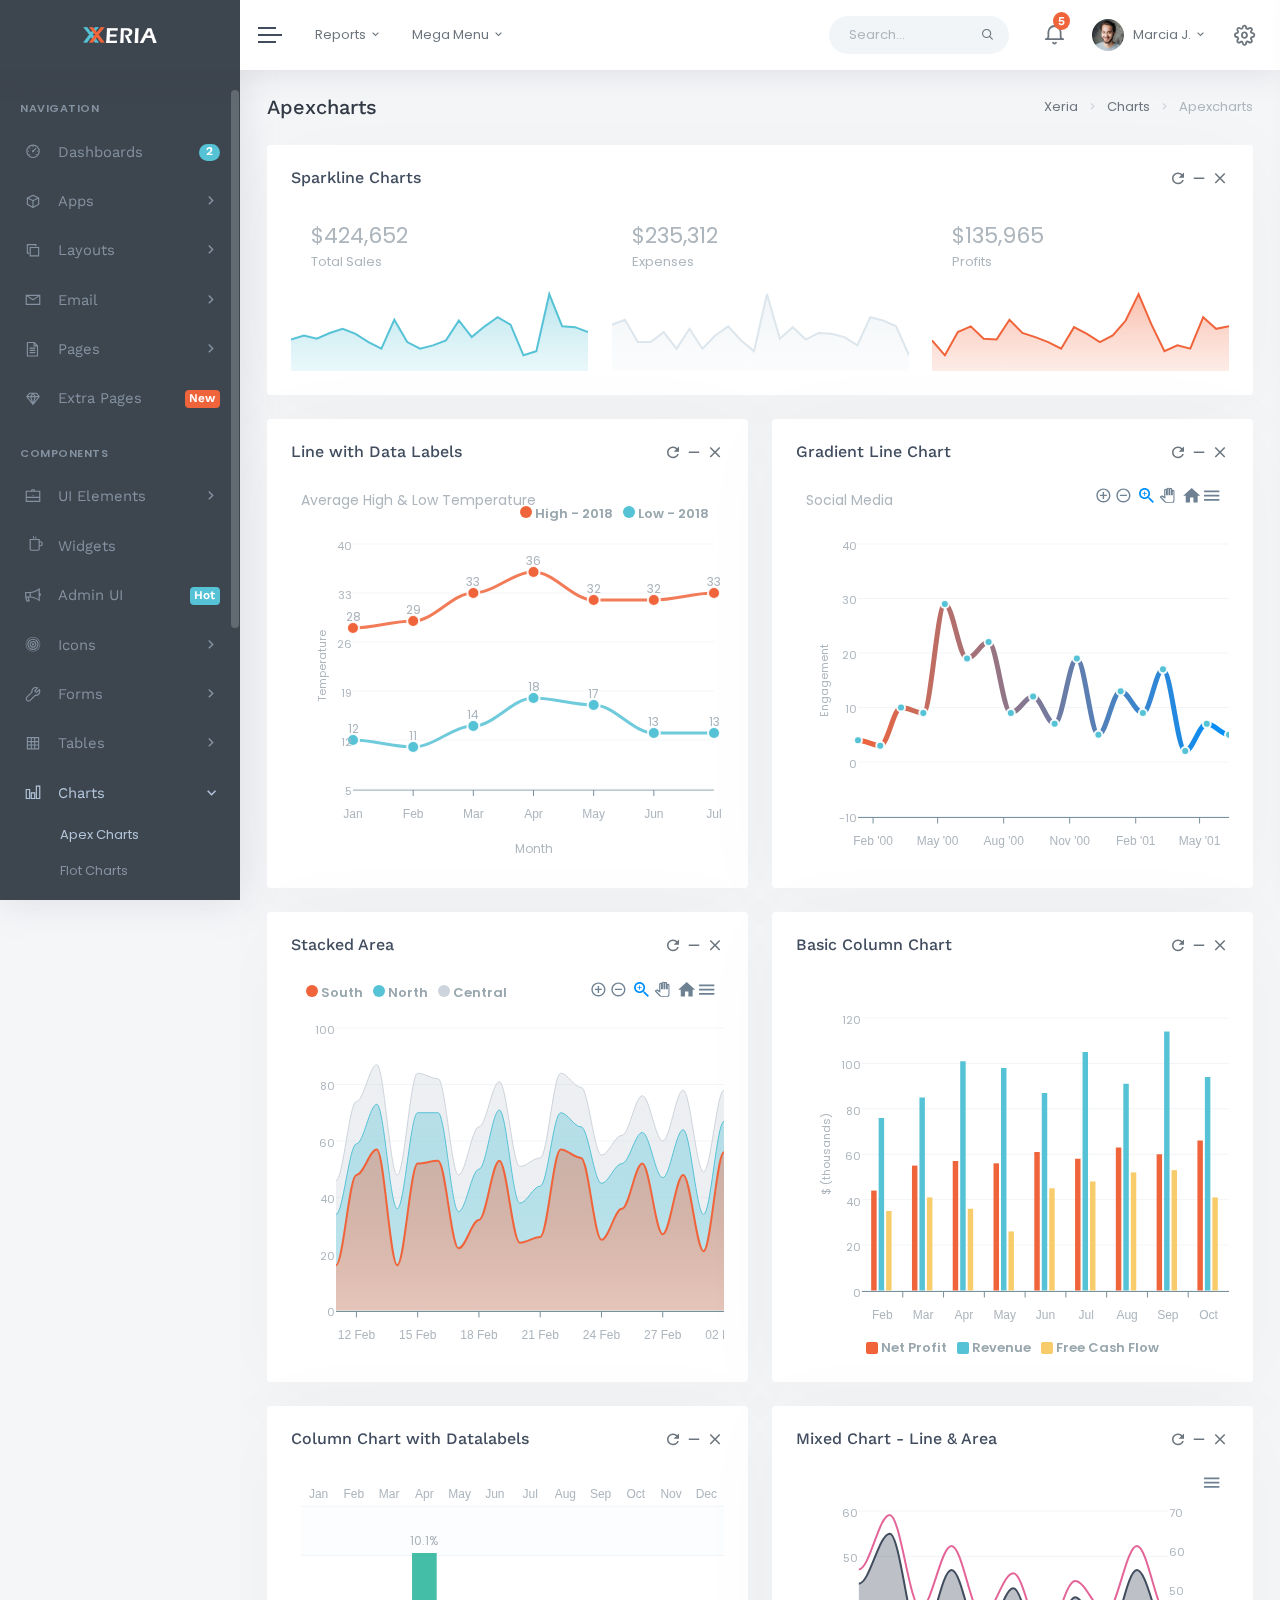
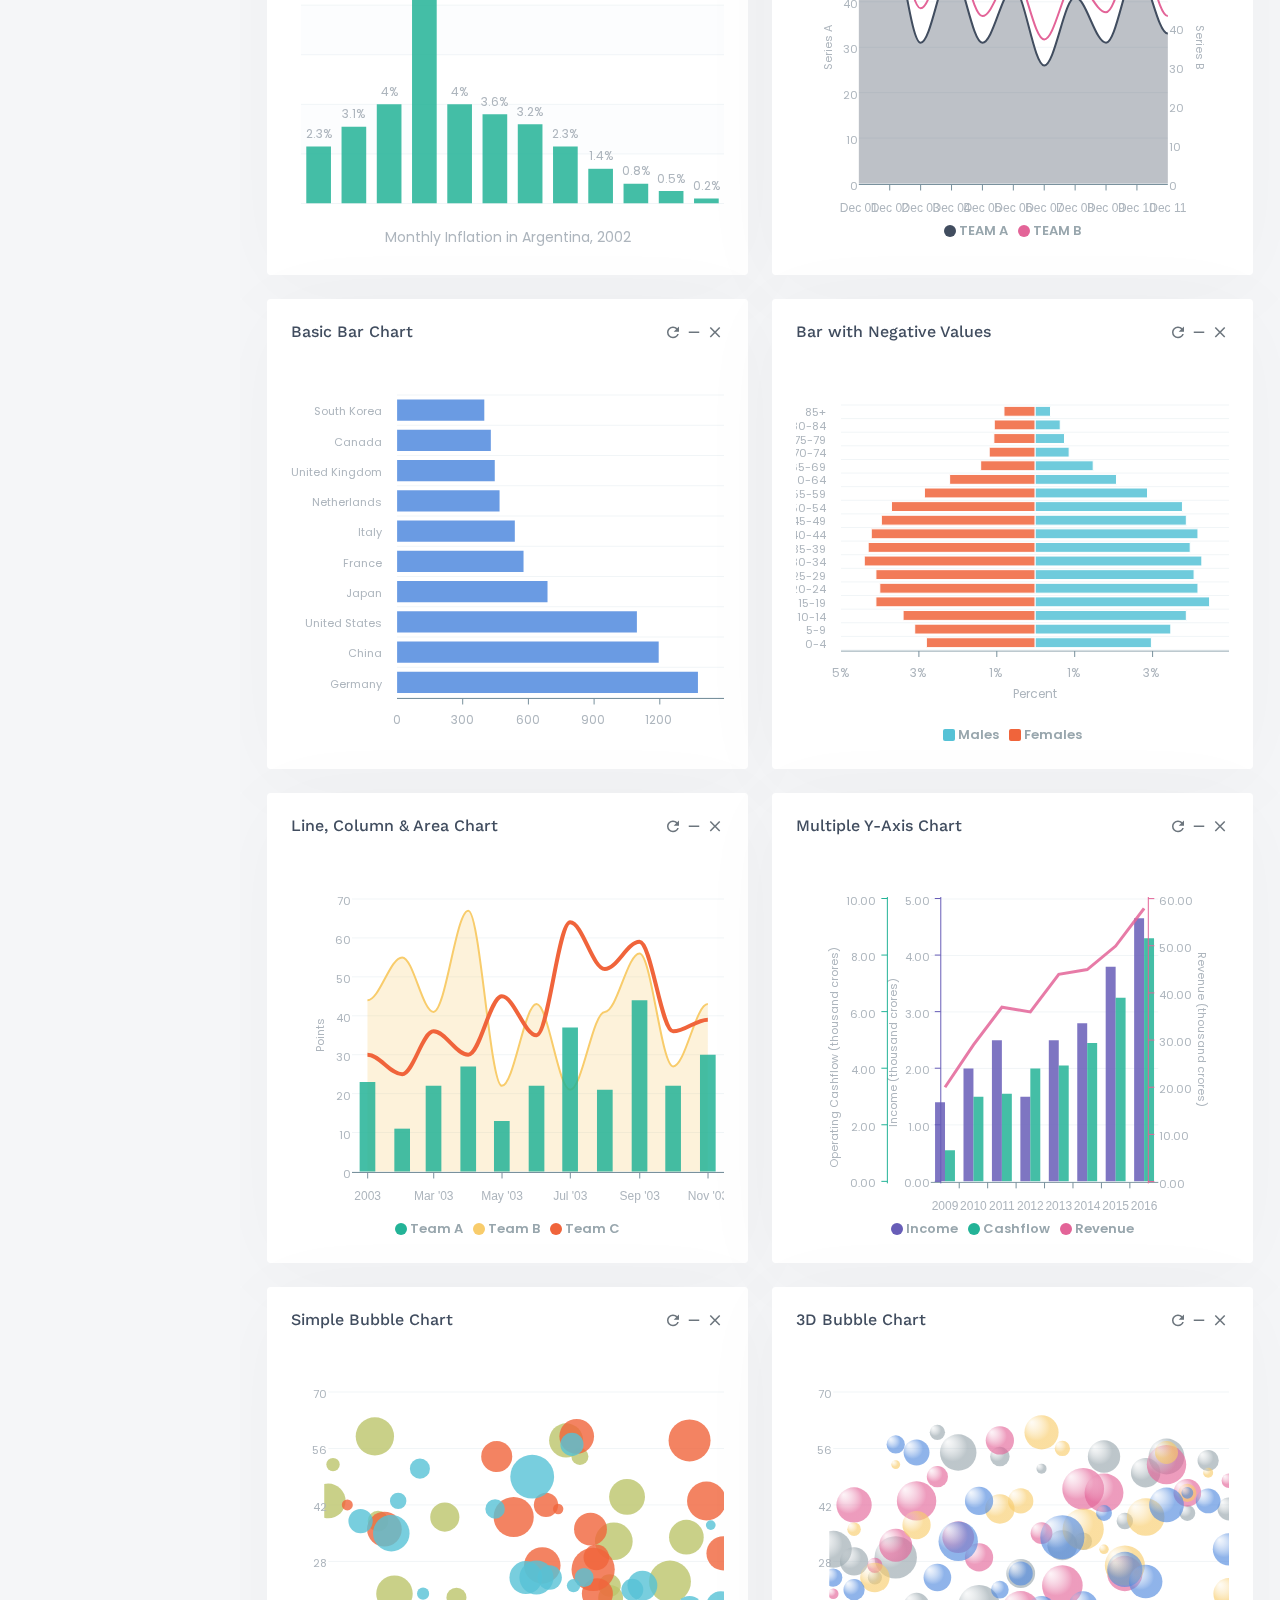
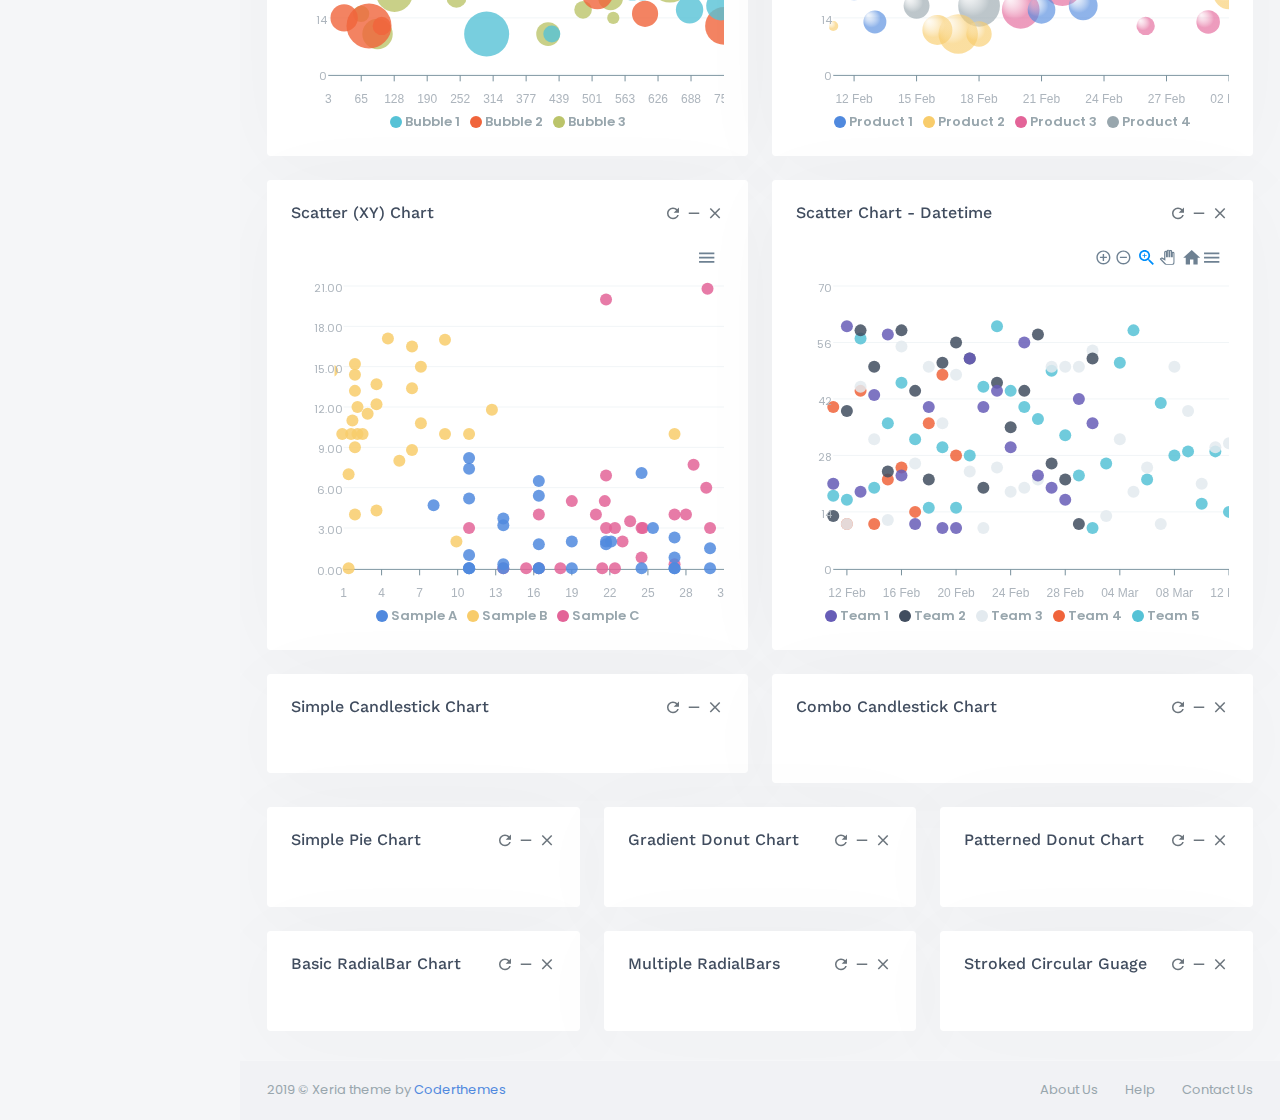
<file: charts-apex.html>
<!DOCTYPE html>
<html lang="en">
    <head>
        <meta charset="utf-8" />
        <title>Xeria - Responsive Admin Dashboard Template</title>
        <meta name="viewport" content="width=device-width, initial-scale=1.0">
        <meta content="A fully featured admin theme which can be used to build CRM, CMS, etc." name="description" />
        <meta content="Coderthemes" name="author" />
        <meta http-equiv="X-UA-Compatible" content="IE=edge" />
        <!-- App favicon -->
        <link rel="shortcut icon" href="assets/images/favicon.ico">

        <!-- App css -->
        <link href="assets/css/bootstrap.min.css" rel="stylesheet" type="text/css" />
        <link href="assets/css/icons.min.css" rel="stylesheet" type="text/css" />
        <link href="assets/css/app.min.css" rel="stylesheet" type="text/css" />

    </head>

    <body>

        <!-- Begin page -->
        <div id="wrapper">

            <!-- Topbar Start -->
            <div class="navbar-custom">
                <ul class="list-unstyled topnav-menu float-right mb-0">

                    <li class="d-none d-sm-block">
                        <form class="app-search">
                            <div class="app-search-box">
                                <div class="input-group">
                                    <input type="text" class="form-control" placeholder="Search...">
                                    <div class="input-group-append">
                                        <button class="btn" type="submit">
                                            <i class="fe-search"></i>
                                        </button>
                                    </div>
                                </div>
                            </div>
                        </form>
                    </li>
        
                    <li class="dropdown notification-list">
                        <a class="nav-link dropdown-toggle  waves-effect" data-toggle="dropdown" href="#" role="button" aria-haspopup="false" aria-expanded="false">
                            <i class="fe-bell noti-icon"></i>
                            <span class="badge badge-danger rounded-circle noti-icon-badge">5</span>
                        </a>
                        <div class="dropdown-menu dropdown-menu-right dropdown-lg">

                            <!-- item-->
                            <div class="dropdown-item noti-title">
                                <h5 class="m-0 text-white">
                                    <span class="float-right">
                                        <a href="" class="text-light">
                                            <small>Clear All</small>
                                        </a>
                                    </span>Notification
                                </h5>
                            </div>

                            <div class="slimscroll noti-scroll">

                                <!-- item-->
                                <a href="javascript:void(0);" class="dropdown-item notify-item active">
                                    <div class="notify-icon">
                                        <img src="assets/images/users/user-1.jpg" class="img-fluid rounded-circle" alt="" /> </div>
                                    <p class="notify-details">Cristina Pride</p>
                                    <p class="text-muted mb-0 user-msg">
                                        <small>Hi, How are you? What about our next meeting</small>
                                    </p>
                                </a>

                                <!-- item-->
                                <a href="javascript:void(0);" class="dropdown-item notify-item">
                                    <div class="notify-icon bg-primary">
                                        <i class="mdi mdi-comment-account-outline"></i>
                                    </div>
                                    <p class="notify-details">Caleb Flakelar commented on Admin
                                        <small class="text-muted">1 min ago</small>
                                    </p>
                                </a>

                                <!-- item-->
                                <a href="javascript:void(0);" class="dropdown-item notify-item">
                                    <div class="notify-icon">
                                        <img src="assets/images/users/user-4.jpg" class="img-fluid rounded-circle" alt="" /> </div>
                                    <p class="notify-details">Karen Robinson</p>
                                    <p class="text-muted mb-0 user-msg">
                                        <small>Wow ! this admin looks good and awesome design</small>
                                    </p>
                                </a>

                                <!-- item-->
                                <a href="javascript:void(0);" class="dropdown-item notify-item">
                                    <div class="notify-icon bg-warning">
                                        <i class="mdi mdi-account-plus"></i>
                                    </div>
                                    <p class="notify-details">New user registered.
                                        <small class="text-muted">5 hours ago</small>
                                    </p>
                                </a>

                                <!-- item-->
                                <a href="javascript:void(0);" class="dropdown-item notify-item">
                                    <div class="notify-icon bg-info">
                                        <i class="mdi mdi-comment-account-outline"></i>
                                    </div>
                                    <p class="notify-details">Caleb Flakelar commented on Admin
                                        <small class="text-muted">4 days ago</small>
                                    </p>
                                </a>

                                <!-- item-->
                                <a href="javascript:void(0);" class="dropdown-item notify-item">
                                    <div class="notify-icon bg-secondary">
                                        <i class="mdi mdi-heart"></i>
                                    </div>
                                    <p class="notify-details">Carlos Crouch liked
                                        <b>Admin</b>
                                        <small class="text-muted">13 days ago</small>
                                    </p>
                                </a>
                            </div>

                            <!-- All-->
                            <a href="javascript:void(0);" class="dropdown-item text-center text-primary notify-item notify-all">
                                View all
                                <i class="fi-arrow-right"></i>
                            </a>

                        </div>
                    </li>

                    <li class="dropdown notification-list">
                        <a class="nav-link dropdown-toggle nav-user mr-0 waves-effect" data-toggle="dropdown" href="#" role="button" aria-haspopup="false" aria-expanded="false">
                            <img src="assets/images/users/user-1.jpg" alt="user-image" class="rounded-circle">
                            <span class="pro-user-name ml-1">
                                Marcia J. <i class="mdi mdi-chevron-down"></i> 
                            </span>
                        </a>
                        <div class="dropdown-menu dropdown-menu-right profile-dropdown ">
                            <!-- item-->
                            <div class="dropdown-item noti-title">
                                <h5 class="m-0 text-white">
                                    Welcome !
                                </h5>
                            </div>

                            <!-- item-->
                            <a href="javascript:void(0);" class="dropdown-item notify-item">
                                <i class="fe-user"></i>
                                <span>My Account</span>
                            </a>

                            <!-- item-->
                            <a href="javascript:void(0);" class="dropdown-item notify-item">
                                <i class="fe-settings"></i>
                                <span>Settings</span>
                            </a>

                            <!-- item-->
                            <a href="javascript:void(0);" class="dropdown-item notify-item">
                                <i class="fe-lock"></i>
                                <span>Lock Screen</span>
                            </a>

                            <div class="dropdown-divider"></div>

                            <!-- item-->
                            <a href="javascript:void(0);" class="dropdown-item notify-item">
                                <i class="fe-log-out"></i>
                                <span>Logout</span>
                            </a>

                        </div>
                    </li>

                    <li class="dropdown notification-list">
                        <a href="javascript:void(0);" class="nav-link right-bar-toggle waves-effect">
                            <i class="fe-settings noti-icon"></i>
                        </a>
                    </li>


                </ul>

                <!-- LOGO -->
                <div class="logo-box">
                    <a href="index.html" class="logo text-center">
                        <span class="logo-lg">
                            <img src="assets/images/logo-light.png" alt="" height="16">
                            <!-- <span class="logo-lg-text-light">Xeria</span> -->
                        </span>
                        <span class="logo-sm">
                            <!-- <span class="logo-sm-text-dark">X</span> -->
                            <img src="assets/images/logo-sm.png" alt="" height="18">
                        </span>
                    </a>
                </div>

                <ul class="list-unstyled topnav-menu topnav-menu-left m-0">
                    <li>
                        <button class="button-menu-mobile waves-effect">
                            <span></span>
                            <span></span>
                            <span></span>
                        </button>
                    </li>
        
                    <li class="dropdown d-none d-lg-block">
                        <a class="nav-link dropdown-toggle waves-effect" data-toggle="dropdown" href="#" role="button" aria-haspopup="false" aria-expanded="false">
                            Reports
                            <i class="mdi mdi-chevron-down"></i> 
                        </a>
                        <div class="dropdown-menu">
                            <!-- item-->
                            <a href="javascript:void(0);" class="dropdown-item">
                                Finance Report
                            </a>

                            <!-- item-->
                            <a href="javascript:void(0);" class="dropdown-item">
                                Monthly Report
                            </a>

                            <!-- item-->
                            <a href="javascript:void(0);" class="dropdown-item">
                                Revenue Report
                            </a>

                            <!-- item-->
                            <a href="javascript:void(0);" class="dropdown-item">
                                Settings
                            </a>

                            <!-- item-->
                            <a href="javascript:void(0);" class="dropdown-item">
                                Help & Support
                            </a>

                        </div>
                    </li>

                    <li class="dropdown dropdown-mega d-none d-lg-block">
                        <a class="nav-link dropdown-toggle waves-effect" data-toggle="dropdown" href="#" role="button" aria-haspopup="false" aria-expanded="false">
                            Mega Menu
                            <i class="mdi mdi-chevron-down"></i> 
                        </a>
                        <div class="dropdown-menu dropdown-megamenu">
                            <div class="row">
                                <div class="col-sm-8">
                        
                                    <div class="row">
                                        <div class="col-md-4">
                                            <h5 class="text-dark mt-0">UI Components</h5>
                                            <ul class="list-unstyled megamenu-list mt-2">
                                                <li>
                                                    <a href="javascript:void(0);">Widgets</a>
                                                </li>
                                                <li>
                                                    <a href="javascript:void(0);">Nestable List</a>
                                                </li>
                                                <li>
                                                    <a href="javascript:void(0);">Range Sliders</a>
                                                </li>
                                                <li>
                                                    <a href="javascript:void(0);">Masonry Items</a>
                                                </li>
                                                <li>
                                                    <a href="javascript:void(0);">Sweet Alerts</a>
                                                </li>
                                                <li>
                                                    <a href="javascript:void(0);">Treeview Page</a>
                                                </li>
                                                <li>
                                                    <a href="javascript:void(0);">Tour Page</a>
                                                </li>
                                            </ul>
                                        </div>

                                        <div class="col-md-4">
                                            <h5 class="text-dark mt-0">Applications</h5>
                                            <ul class="list-unstyled megamenu-list mt-2">
                                                <li>
                                                    <a href="javascript:void(0);">Email Pages</a>
                                                </li>
                                                <li>
                                                    <a href="javascript:void(0);">Profile</a>
                                                </li>
                                                <li>
                                                    <a href="javascript:void(0);">Calendar</a>
                                                </li>
                                                <li>
                                                    <a href="javascript:void(0);">Team Contacts</a>
                                                </li>
                                                <li>
                                                    <a href="javascript:void(0);">Maintenance</a>
                                                </li>
                                                <li>
                                                    <a href="javascript:void(0);">Coming Soon Page</a>
                                                </li>
                                            </ul>
                                        </div>

                                        <div class="col-md-4">
                                            <h5 class="text-dark mt-0">Layouts</h5>
                                            <ul class="list-unstyled megamenu-list mt-2">
                                                <li>
                                                    <a href="javascript:void(0);">Small Sidebar</a>
                                                </li>
                                                <li>
                                                    <a href="javascript:void(0);">Light Sidebar</a>
                                                </li>
                                                <li>
                                                    <a href="javascript:void(0);">Dark Topbar</a>
                                                </li>
                                                <li>
                                                    <a href="javascript:void(0);">Preloader</a>
                                                </li>
                                                <li>
                                                    <a href="javascript:void(0);">Sidebar Collapsed</a>
                                                </li>
                                            </ul>
                                        </div>
                                    </div>
                                </div>
                                <div class="col-sm-4">
                                    <div class="text-center mt-3">
                                        <h3 class="text-dark">Launching Discount Sale!</h3>
                                        <p class="font-16">Save up to 55% off.</p>
                                        <button class="btn btn-primary mt-1">Download Now <i class="mdi mdi-arrow-right-bold-outline ml-1"></i></button>
                                    </div>
                                </div>
                            </div>

                        </div>
                    </li>
                </ul>
            </div>
            <!-- end Topbar -->

            <!-- ========== Left Sidebar Start ========== -->
            <div class="left-side-menu">

                <div class="slimscroll-menu">

                    <!--- Sidemenu -->
                    <div id="sidebar-menu">

                        <ul class="metismenu" id="side-menu">

                            <li class="menu-title">Navigation</li>

                            <li>
                                <a href="javascript: void(0);">
                                    <i class="la la-dashboard"></i>
                                    <span class="badge badge-info badge-pill float-right">2</span>
                                    <span> Dashboards </span>
                                </a>
                                <ul class="nav-second-level" aria-expanded="false">
                                    <li>
                                        <a href="index.html">Dashboard 1</a>
                                    </li>
                                    <li>
                                        <a href="dashboard-2.html">Dashboard 2</a>
                                    </li>
                                </ul>
                            </li>

                            <li>
                                <a href="javascript: void(0);">
                                    <i class="la la-cube"></i>
                                    <span> Apps </span>
                                    <span class="menu-arrow"></span>
                                </a>
                                <ul class="nav-second-level" aria-expanded="false">
                                    <li>
                                        <a href="apps-calendar.html">Calendar</a>
                                    </li>
                                    <li>
                                        <a href="apps-contacts.html">Contacts</a>
                                    </li>
                                    <li>
                                        <a href="apps-tickets.html">Tickets</a>
                                    </li>
                                </ul>
                            </li>

                            <li>
                                <a href="javascript: void(0);">
                                    <i class="la la-clone"></i>
                                    <span> Layouts </span>
                                    <span class="menu-arrow"></span>
                                </a>
                                <ul class="nav-second-level" aria-expanded="false">
                                    <li>
                                        <a href="layouts-sidebar-sm.html">Small Sidebar</a>
                                    </li>
                                    <li>
                                        <a href="layouts-light-sidebar.html">Light Sidebar</a>
                                    </li>
                                    <li>
                                        <a href="layouts-dark-topbar.html">Dark Topbar</a>
                                    </li>
                                    <li>
                                        <a href="layouts-preloader.html">Preloader</a>
                                    </li>
                                    <li>
                                        <a href="layouts-sidebar-collapsed.html">Sidebar Collapsed</a>
                                    </li>
                                    <li>
                                        <a href="layouts-boxed.html">Boxed</a>
                                    </li>
                                </ul>
                            </li>
                
                            <li>
                                <a href="javascript: void(0);">
                                    <i class="la la-envelope"></i>
                                    <span> Email </span>
                                    <span class="menu-arrow"></span>
                                </a>
                                <ul class="nav-second-level" aria-expanded="false">
                                    <li>
                                        <a href="email-inbox.html">Inbox</a>
                                    </li>
                                    <li>
                                        <a href="email-read.html">Read Email</a>
                                    </li>
                                    <li>
                                        <a href="email-compose.html">Compose Email</a>
                                    </li>
                                    <li>
                                        <a href="email-templates.html">Email Templates</a>
                                    </li>
                                </ul>
                            </li>

                            <li>
                                <a href="javascript: void(0);">
                                    <i class="la la-file-text-o"></i>
                                    <span> Pages </span>
                                    <span class="menu-arrow"></span>
                                </a>
                                <ul class="nav-second-level" aria-expanded="false">
                                    <li>
                                        <a href="pages-starter.html">Starter</a>
                                    </li>
                                    <li>
                                        <a href="pages-login.html">Log In</a>
                                    </li>
                                    <li>
                                        <a href="pages-register.html">Register</a>
                                    </li>
                                    <li>
                                        <a href="pages-recoverpw.html">Recover Password</a>
                                    </li>
                                    <li>
                                        <a href="pages-lock-screen.html">Lock Screen</a>
                                    </li>
                                    <li>
                                        <a href="pages-logout.html">Logout</a>
                                    </li>
                                    <li>
                                        <a href="pages-confirm-mail.html">Confirm Mail</a>
                                    </li>
                                    <li>
                                        <a href="pages-404.html">Error 404</a>
                                    </li>
                                    <li>
                                        <a href="pages-404-alt.html">Error 404-alt</a>
                                    </li>
                                    <li>
                                        <a href="pages-500.html">Error 500</a>
                                    </li>
                                </ul>
                            </li>

                            <li>
                                <a href="javascript: void(0);">
                                    <i class="la la-diamond"></i>
                                    <span class="badge badge-danger float-right">New</span>
                                    <span> Extra Pages </span>
                                </a>
                                <ul class="nav-second-level" aria-expanded="false">
                                    <li>
                                        <a href="extras-profile.html">Profile</a>
                                    </li>
                                    <li>
                                        <a href="extras-timeline.html">Timeline</a>
                                    </li>
                                    <li>
                                        <a href="extras-invoice.html">Invoice</a>
                                    </li>
                                    <li>
                                        <a href="extras-faqs.html">FAQs</a>
                                    </li>
                                    <li>
                                        <a href="extras-pricing.html">Pricing</a>
                                    </li>
                                    <li>
                                        <a href="extras-maintenance.html">Maintenance</a>
                                    </li>
                                    <li>
                                        <a href="extras-coming-soon.html">Coming Soon</a>
                                    </li>
                                </ul>
                            </li>

                            <li class="menu-title mt-2">Components</li>

                            <li>
                                <a href="javascript: void(0);">
                                    <i class="la la-briefcase"></i>
                                    <span> UI Elements </span>
                                    <span class="menu-arrow"></span>
                                </a>
                                <ul class="nav-second-level" aria-expanded="false">
                                    <li>
                                        <a href="ui-buttons.html">Buttons</a>
                                    </li>
                                    <li>
                                        <a href="ui-cards.html">Cards</a>
                                    </li>
                                    <li>
                                        <a href="ui-tabs-accordions.html">Tabs & Accordions</a>
                                    </li>
                                    <li>
                                        <a href="ui-modals.html">Modals</a>
                                    </li>
                                    <li>
                                        <a href="ui-progress.html">Progress</a>
                                    </li>
                                    <li>
                                        <a href="ui-notifications.html">Notifications</a>
                                    </li>
                                    <li>
                                        <a href="ui-general.html">General UI</a>
                                    </li>
                                    <li>
                                        <a href="ui-typography.html">Typography</a>
                                    </li>
                                    <li>
                                        <a href="ui-grid.html">Grid</a>
                                    </li>
                                </ul>
                            </li>

                            <li>
                                <a href="widgets.html">
                                    <i class="la la-coffee"></i>
                                    <span> Widgets </span>
                                </a>
                            </li>

                            <li>
                                <a href="javascript: void(0);">
                                    <i class="la la-bullhorn"></i>
                                    <span class="badge badge-info float-right">Hot</span>
                                    <span> Admin UI </span>
                                </a>
                                <ul class="nav-second-level" aria-expanded="false">
                                    <li>
                                        <a href="admin-sweet-alert.html">Sweet Alert</a>
                                    </li>
                                    <li>
                                        <a href="admin-nestable.html">Nestable List</a>
                                    </li>
                                    <li>
                                        <a href="admin-range-slider.html">Range Slider</a>
                                    </li>
                                    <li>
                                        <a href="admin-tour.html">Tour Page</a>
                                    </li>
                                    <li>
                                        <a href="admin-lightbox.html">Lightbox</a>
                                    </li>
                                    <li>
                                        <a href="admin-treeview.html">Treeview</a>
                                    </li>
                                </ul>
                            </li>

                            <li>
                                <a href="javascript: void(0);">
                                    <i class="la la-bullseye"></i>
                                    <span> Icons </span>
                                    <span class="menu-arrow"></span>
                                </a>
                                <ul class="nav-second-level" aria-expanded="false">
                                    <li>
                                        <a href="icons-feather.html">Feather Icons</a>
                                    </li>
                                    <li>
                                        <a href="icons-lineawesome.html">Line Awesome</a>
                                    </li>
                                    <li>
                                        <a href="icons-mdi.html">Material Design Icons</a>
                                    </li>
                                    <li>
                                        <a href="icons-font-awesome.html">Font Awesome</a>
                                    </li>
                                    <li>
                                        <a href="icons-simple-line.html">Simple Line</a>
                                    </li>
                                </ul>
                            </li>
                
                            <li>
                                <a href="javascript: void(0);">
                                    <i class="la la-wrench"></i>
                                    <span> Forms </span>
                                    <span class="menu-arrow"></span>
                                </a>
                                <ul class="nav-second-level" aria-expanded="false">
                                    <li>
                                        <a href="forms-elements.html">General Elements</a>
                                    </li>
                                    <li>
                                        <a href="forms-advanced.html">Advanced</a>
                                    </li>
                                    <li>
                                        <a href="forms-validation.html">Validation</a>
                                    </li>
                                    <li>
                                        <a href="forms-pickers.html">Pickers</a>
                                    </li>
                                    <li>
                                        <a href="forms-wizard.html">Wizard</a>
                                    </li>
                                    <li>
                                        <a href="forms-masks.html">Masks</a>
                                    </li>
                                    <li>
                                        <a href="forms-summernote.html">Summernote</a>
                                    </li>
                                    <li>
                                        <a href="forms-quilljs.html">Quilljs Editor</a>
                                    </li>
                                    <li>
                                        <a href="forms-file-uploads.html">File Uploads</a>
                                    </li>
                                </ul>
                            </li>

                            <li>
                                <a href="javascript: void(0);">
                                    <i class="la la-table"></i>
                                    <span> Tables </span>
                                    <span class="menu-arrow"></span>
                                </a>
                                <ul class="nav-second-level" aria-expanded="false">
                                    <li>
                                        <a href="tables-basic.html">Basic Tables</a>
                                    </li>
                                    <li>
                                        <a href="tables-datatables.html">Data Tables</a>
                                    </li>
                                    <li>
                                        <a href="tables-editable.html">Editable Tables</a>
                                    </li>
                                    <li>
                                        <a href="tables-responsive.html">Responsive Tables</a>
                                    </li>
                                    <li>
                                        <a href="tables-tablesaw.html">Tablesaw Tables</a>
                                    </li>
                                </ul>
                            </li>

                            <li>
                                <a href="javascript: void(0);">
                                    <i class="la la-bar-chart"></i>
                                    <span> Charts </span>
                                    <span class="menu-arrow"></span>
                                </a>
                                <ul class="nav-second-level" aria-expanded="false">
                                    <li>
                                        <a href="charts-apex.html">Apex Charts</a>
                                    </li>
                                    <li>
                                        <a href="charts-flot.html">Flot Charts</a>
                                    </li>
                                    <li>
                                        <a href="charts-morris.html">Morris Charts</a>
                                    </li>
                                    <li>
                                        <a href="charts-chartjs.html">Chartjs Charts</a>
                                    </li>
                                    <li>
                                        <a href="charts-bright.html">Bright Charts</a>
                                    </li>
                                    <li>
                                        <a href="charts-chartist.html">Chartist Charts</a>
                                    </li>
                                    <li>
                                        <a href="charts-peity.html">Peity Charts</a>
                                    </li>
                                    <li>
                                        <a href="charts-sparklines.html">Sparklines Charts</a>
                                    </li>
                                    <li>
                                        <a href="charts-knob.html">Jquery Knob Charts</a>
                                    </li>
                                </ul>
                            </li>

                            <li>
                                <a href="javascript: void(0);">
                                    <i class="la la-map"></i>
                                    <span> Maps </span>
                                    <span class="menu-arrow"></span>
                                </a>
                                <ul class="nav-second-level" aria-expanded="false">
                                    <li>
                                        <a href="maps-google.html">Google Maps</a>
                                    </li>
                                    <li>
                                        <a href="maps-vector.html">Vector Maps</a>
                                    </li>
                                    <li>
                                        <a href="maps-mapael.html">Mapael Maps</a>
                                    </li>
                                </ul>
                            </li>

                            <li>
                                <a href="javascript: void(0);">
                                    <i class="la la-plus-square-o"></i>
                                    <span> Multi Level </span>
                                    <span class="menu-arrow"></span>
                                </a>
                                <ul class="nav-second-level nav" aria-expanded="false">
                                    <li>
                                        <a href="javascript: void(0);">Level 1.1</a>
                                    </li>
                                    <li>
                                        <a href="javascript: void(0);" aria-expanded="false">Level 1.2
                                            <span class="menu-arrow"></span>
                                        </a>
                                        <ul class="nav-third-level nav" aria-expanded="false">
                                            <li>
                                                <a href="javascript: void(0);">Level 2.1</a>
                                            </li>
                                            <li>
                                                <a href="javascript: void(0);">Level 2.2</a>
                                            </li>
                                        </ul>
                                    </li>
                                </ul>
                            </li>
                        </ul>

                    </div>
                    <!-- End Sidebar -->

                    <div class="clearfix"></div>

                </div>
                <!-- Sidebar -left -->

            </div>
            <!-- Left Sidebar End -->

            <!-- ============================================================== -->
            <!-- Start Page Content here -->
            <!-- ============================================================== -->

            <div class="content-page">
                <div class="content">

                    <!-- Start Content-->
                    <div class="container-fluid">
                        
                        <!-- start page title -->
                        <div class="row">
                            <div class="col-12">
                                <div class="page-title-box">
                                    <div class="page-title-right">
                                        <ol class="breadcrumb m-0">
                                            <li class="breadcrumb-item"><a href="javascript: void(0);">Xeria</a></li>
                                            <li class="breadcrumb-item"><a href="javascript: void(0);">Charts</a></li>
                                            <li class="breadcrumb-item active">Apexcharts</li>
                                        </ol>
                                    </div>
                                    <h4 class="page-title">Apexcharts</h4>
                                </div>
                            </div>
                        </div>     
                        <!-- end page title --> 


                        <div class="row">
                            <div class="col-12">
                                <!-- Portlet card -->
                                <div class="card">
                                    <div class="card-body">
                                        <div class="card-widgets">
                                            <a href="javascript: void(0);" data-toggle="reload"><i class="mdi mdi-refresh"></i></a>
                                            <a data-toggle="collapse" href="#cardCollpase1" role="button" aria-expanded="false" aria-controls="cardCollpase1"><i class="mdi mdi-minus"></i></a>
                                            <a href="javascript: void(0);" data-toggle="remove"><i class="mdi mdi-close"></i></a>
                                        </div>
                                        <h4 class="header-title mb-0">Sparkline Charts</h4>

                                        <div id="cardCollpase1" class="collapse pt-3 show" dir="ltr">
                                            <div class="row">
                                                <div class="col-md-4">
                                                    <div id="spark1" class="apex-charts"></div>
                                                </div>
                                                <div class="col-md-4">
                                                    <div id="spark2" class="apex-charts"></div>
                                                </div>
                                                <div class="col-md-4">
                                                    <div id="spark3" class="apex-charts"></div>
                                                </div>
                                            </div> 
                                        </div> <!-- collapsed end -->
                                    </div> <!-- end card-body -->
                                </div> <!-- end card-->
                            </div> <!-- end col-->
                        </div>
                        <!-- end row -->

                        <div class="row">
                            <div class="col-xl-6">
                                <div class="card">
                                    <div class="card-body">
                                        <div class="card-widgets">
                                            <a href="javascript: void(0);" data-toggle="reload"><i class="mdi mdi-refresh"></i></a>
                                            <a data-toggle="collapse" href="#cardCollpase2" role="button" aria-expanded="false" aria-controls="cardCollpase2"><i class="mdi mdi-minus"></i></a>
                                            <a href="javascript: void(0);" data-toggle="remove"><i class="mdi mdi-close"></i></a>
                                        </div>
                                        <h4 class="header-title mb-0">Line with Data Labels</h4>

                                        <div id="cardCollpase2" class="collapse pt-3 show" dir="ltr">
                                            <div id="apex-line-1" class="apex-charts"></div>
                                        </div> <!-- collapsed end -->
                                    </div> <!-- end card-body -->
                                </div> <!-- end card-->
                            </div> <!-- end col-->

                            <div class="col-xl-6">
                                <!-- Portlet card -->
                                <div class="card">
                                    <div class="card-body">
                                        <div class="card-widgets">
                                            <a href="javascript: void(0);" data-toggle="reload"><i class="mdi mdi-refresh"></i></a>
                                            <a data-toggle="collapse" href="#cardCollpase3" role="button" aria-expanded="false" aria-controls="cardCollpase3"><i class="mdi mdi-minus"></i></a>
                                            <a href="javascript: void(0);" data-toggle="remove"><i class="mdi mdi-close"></i></a>
                                        </div>
                                        <h4 class="header-title mb-0">Gradient Line Chart</h4>

                                        <div id="cardCollpase3" class="collapse pt-3 show" dir="ltr">
                                            <div id="apex-line-2" class="apex-charts"></div>
                                        </div> <!-- collapsed end -->
                                    </div> <!-- end card-body -->
                                </div> <!-- end card-->
                            </div> <!-- end col-->
                        </div>
                        <!-- end row -->

                        <div class="row">
                            <div class="col-xl-6">
                                <!-- Portlet card -->
                                <div class="card">
                                    <div class="card-body">
                                        <div class="card-widgets">
                                            <a href="javascript: void(0);" data-toggle="reload"><i class="mdi mdi-refresh"></i></a>
                                            <a data-toggle="collapse" href="#cardCollpase4" role="button" aria-expanded="false" aria-controls="cardCollpase4"><i class="mdi mdi-minus"></i></a>
                                            <a href="javascript: void(0);" data-toggle="remove"><i class="mdi mdi-close"></i></a>
                                        </div>
                                        <h4 class="header-title mb-0">Stacked Area</h4>

                                        <div id="cardCollpase4" class="collapse pt-3 show" dir="ltr">
                                            <div id="apex-area" class="apex-charts"></div>
                                        </div> <!-- collapsed end -->
                                    </div> <!-- end card-body -->
                                </div> <!-- end card-->
                            </div> <!-- end col-->

                            <div class="col-xl-6">
                                <div class="card">
                                    <div class="card-body">
                                        <div class="card-widgets">
                                            <a href="javascript: void(0);" data-toggle="reload"><i class="mdi mdi-refresh"></i></a>
                                            <a data-toggle="collapse" href="#cardCollpase5" role="button" aria-expanded="false" aria-controls="cardCollpase5"><i class="mdi mdi-minus"></i></a>
                                            <a href="javascript: void(0);" data-toggle="remove"><i class="mdi mdi-close"></i></a>
                                        </div>
                                        <h4 class="header-title mb-0">Basic Column Chart</h4>

                                        <div id="cardCollpase5" class="collapse pt-3 show" dir="ltr">
                                            <div id="apex-column-1" class="apex-charts"></div>
                                        </div> <!-- collapsed end -->
                                    </div> <!-- end card-body -->
                                </div> <!-- end card-->
                            </div> <!-- end col-->
                        </div>
                        <!-- end row -->


                        <div class="row">
                            <div class="col-xl-6">
                                <!-- Portlet card -->
                                <div class="card">
                                    <div class="card-body">
                                        <div class="card-widgets">
                                            <a href="javascript: void(0);" data-toggle="reload"><i class="mdi mdi-refresh"></i></a>
                                            <a data-toggle="collapse" href="#cardCollpase6" role="button" aria-expanded="false" aria-controls="cardCollpase6"><i class="mdi mdi-minus"></i></a>
                                            <a href="javascript: void(0);" data-toggle="remove"><i class="mdi mdi-close"></i></a>
                                        </div>
                                        <h4 class="header-title mb-0">Column Chart with Datalabels</h4>

                                        <div id="cardCollpase6" class="collapse pt-3 show" dir="ltr">
                                            <div id="apex-column-2" class="apex-charts"></div>
                                        </div> <!-- collapsed end -->
                                    </div> <!-- end card-body -->
                                </div> <!-- end card-->
                            </div> <!-- end col-->

                            <div class="col-xl-6">
                                <div class="card">
                                    <div class="card-body">
                                        <div class="card-widgets">
                                            <a href="javascript: void(0);" data-toggle="reload"><i class="mdi mdi-refresh"></i></a>
                                            <a data-toggle="collapse" href="#cardCollpase7" role="button" aria-expanded="false" aria-controls="cardCollpase7"><i class="mdi mdi-minus"></i></a>
                                            <a href="javascript: void(0);" data-toggle="remove"><i class="mdi mdi-close"></i></a>
                                        </div>
                                        <h4 class="header-title mb-0">Mixed Chart - Line & Area</h4>

                                        <div id="cardCollpase7" class="collapse pt-3 show" dir="ltr">
                                            <div id="apex-mixed-1" class="apex-charts"></div>
                                        </div> <!-- collapsed end -->
                                    </div> <!-- end card-body -->
                                </div> <!-- end card-->
                            </div> <!-- end col-->
                        </div>
                        <!-- end row -->

                        <div class="row">
                            <div class="col-xl-6">
                                <!-- Portlet card -->
                                <div class="card">
                                    <div class="card-body">
                                        <div class="card-widgets">
                                            <a href="javascript: void(0);" data-toggle="reload"><i class="mdi mdi-refresh"></i></a>
                                            <a data-toggle="collapse" href="#cardCollpase8" role="button" aria-expanded="false" aria-controls="cardCollpase8"><i class="mdi mdi-minus"></i></a>
                                            <a href="javascript: void(0);" data-toggle="remove"><i class="mdi mdi-close"></i></a>
                                        </div>
                                        <h4 class="header-title mb-0">Basic Bar Chart</h4>

                                        <div id="cardCollpase8" class="collapse pt-3 show" dir="ltr">
                                            <div id="apex-bar-1" class="apex-charts"></div>
                                        </div> <!-- collapsed end -->
                                    </div> <!-- end card-body -->
                                </div> <!-- end card-->
                            </div> <!-- end col-->

                            <div class="col-xl-6">
                                <div class="card">
                                    <div class="card-body">
                                        <div class="card-widgets">
                                            <a href="javascript: void(0);" data-toggle="reload"><i class="mdi mdi-refresh"></i></a>
                                            <a data-toggle="collapse" href="#cardCollpase9" role="button" aria-expanded="false" aria-controls="cardCollpase9"><i class="mdi mdi-minus"></i></a>
                                            <a href="javascript: void(0);" data-toggle="remove"><i class="mdi mdi-close"></i></a>
                                        </div>
                                        <h4 class="header-title mb-0">Bar with Negative Values</h4>

                                        <div id="cardCollpase9" class="collapse pt-3 show" dir="ltr">
                                            <div id="apex-bar-2" class="apex-charts"></div>
                                        </div> <!-- collapsed end -->
                                    </div> <!-- end card-body -->
                                </div> <!-- end card-->
                            </div> <!-- end col-->
                        </div>
                        <!-- end row -->

                        <div class="row">
                            <div class="col-xl-6">
                                <!-- Portlet card -->
                                <div class="card">
                                    <div class="card-body">
                                        <div class="card-widgets">
                                            <a href="javascript: void(0);" data-toggle="reload"><i class="mdi mdi-refresh"></i></a>
                                            <a data-toggle="collapse" href="#cardCollpase10" role="button" aria-expanded="false" aria-controls="cardCollpase10"><i class="mdi mdi-minus"></i></a>
                                            <a href="javascript: void(0);" data-toggle="remove"><i class="mdi mdi-close"></i></a>
                                        </div>
                                        <h4 class="header-title mb-0">Line, Column & Area Chart</h4>

                                        <div id="cardCollpase10" class="collapse pt-3 show" dir="ltr">
                                            <div id="apex-mixed-2" class="apex-charts"></div>
                                        </div> <!-- collapsed end -->
                                    </div> <!-- end card-body -->
                                </div> <!-- end card-->
                            </div> <!-- end col-->

                            <div class="col-xl-6">
                                <div class="card">
                                    <div class="card-body">
                                        <div class="card-widgets">
                                            <a href="javascript: void(0);" data-toggle="reload"><i class="mdi mdi-refresh"></i></a>
                                            <a data-toggle="collapse" href="#cardCollpase11" role="button" aria-expanded="false" aria-controls="cardCollpase11"><i class="mdi mdi-minus"></i></a>
                                            <a href="javascript: void(0);" data-toggle="remove"><i class="mdi mdi-close"></i></a>
                                        </div>
                                        <h4 class="header-title mb-0">Multiple Y-Axis Chart</h4>

                                        <div id="cardCollpase11" class="collapse pt-3 show" dir="ltr">
                                            <div id="apex-mixed-3" class="apex-charts"></div>
                                        </div> <!-- collapsed end -->
                                    </div> <!-- end card-body -->
                                </div> <!-- end card-->
                            </div> <!-- end col-->
                        </div>
                        <!-- end row -->

                        <div class="row">
                            <div class="col-xl-6">
                                <!-- Portlet card -->
                                <div class="card">
                                    <div class="card-body">
                                        <div class="card-widgets">
                                            <a href="javascript: void(0);" data-toggle="reload"><i class="mdi mdi-refresh"></i></a>
                                            <a data-toggle="collapse" href="#cardCollpase12" role="button" aria-expanded="false" aria-controls="cardCollpase12"><i class="mdi mdi-minus"></i></a>
                                            <a href="javascript: void(0);" data-toggle="remove"><i class="mdi mdi-close"></i></a>
                                        </div>
                                        <h4 class="header-title mb-0">Simple Bubble Chart</h4>

                                        <div id="cardCollpase12" class="collapse pt-3 show" dir="ltr">
                                            <div id="apex-bubble-1" class="apex-charts"></div>
                                        </div> <!-- collapsed end -->
                                    </div> <!-- end card-body -->
                                </div> <!-- end card-->
                            </div> <!-- end col-->

                            <div class="col-xl-6">
                                <div class="card">
                                    <div class="card-body">
                                        <div class="card-widgets">
                                            <a href="javascript: void(0);" data-toggle="reload"><i class="mdi mdi-refresh"></i></a>
                                            <a data-toggle="collapse" href="#cardCollpase13" role="button" aria-expanded="false" aria-controls="cardCollpase13"><i class="mdi mdi-minus"></i></a>
                                            <a href="javascript: void(0);" data-toggle="remove"><i class="mdi mdi-close"></i></a>
                                        </div>
                                        <h4 class="header-title mb-0">3D Bubble Chart</h4>

                                        <div id="cardCollpase13" class="collapse pt-3 show" dir="ltr">
                                            <div id="apex-bubble-2" class="apex-charts"></div>
                                        </div> <!-- collapsed end -->
                                    </div> <!-- end card-body -->
                                </div> <!-- end card-->
                            </div> <!-- end col-->
                        </div>
                        <!-- end row -->

                        <div class="row">
                            <div class="col-xl-6">
                                <!-- Portlet card -->
                                <div class="card">
                                    <div class="card-body">
                                        <div class="card-widgets">
                                            <a href="javascript: void(0);" data-toggle="reload"><i class="mdi mdi-refresh"></i></a>
                                            <a data-toggle="collapse" href="#cardCollpase14" role="button" aria-expanded="false" aria-controls="cardCollpase14"><i class="mdi mdi-minus"></i></a>
                                            <a href="javascript: void(0);" data-toggle="remove"><i class="mdi mdi-close"></i></a>
                                        </div>
                                        <h4 class="header-title mb-0">Scatter (XY) Chart</h4>

                                        <div id="cardCollpase14" class="collapse pt-3 show" dir="ltr">
                                            <div id="apex-scatter-1" class="apex-charts"></div>
                                        </div> <!-- collapsed end -->
                                    </div> <!-- end card-body -->
                                </div> <!-- end card-->
                            </div> <!-- end col-->

                            <div class="col-xl-6">
                                <div class="card">
                                    <div class="card-body">
                                        <div class="card-widgets">
                                            <a href="javascript: void(0);" data-toggle="reload"><i class="mdi mdi-refresh"></i></a>
                                            <a data-toggle="collapse" href="#cardCollpase15" role="button" aria-expanded="false" aria-controls="cardCollpase15"><i class="mdi mdi-minus"></i></a>
                                            <a href="javascript: void(0);" data-toggle="remove"><i class="mdi mdi-close"></i></a>
                                        </div>
                                        <h4 class="header-title mb-0">Scatter Chart - Datetime</h4>

                                        <div id="cardCollpase15" class="collapse pt-3 show" dir="ltr">
                                            <div id="apex-scatter-2" class="apex-charts"></div>
                                        </div> <!-- collapsed end -->
                                    </div> <!-- end card-body -->
                                </div> <!-- end card-->
                            </div> <!-- end col-->
                        </div>
                        <!-- end row -->

                        <div class="row">
                            <div class="col-xl-6">
                                <!-- Portlet card -->
                                <div class="card">
                                    <div class="card-body">
                                        <div class="card-widgets">
                                            <a href="javascript: void(0);" data-toggle="reload"><i class="mdi mdi-refresh"></i></a>
                                            <a data-toggle="collapse" href="#cardCollpase16" role="button" aria-expanded="false" aria-controls="cardCollpase16"><i class="mdi mdi-minus"></i></a>
                                            <a href="javascript: void(0);" data-toggle="remove"><i class="mdi mdi-close"></i></a>
                                        </div>
                                        <h4 class="header-title mb-0">Simple Candlestick Chart</h4>

                                        <div id="cardCollpase16" class="collapse pt-3 show" dir="ltr">
                                            <div id="apex-candlestick-1" class="apex-charts"></div>
                                        </div> <!-- collapsed end -->
                                    </div> <!-- end card-body -->
                                </div> <!-- end card-->
                            </div> <!-- end col-->

                            <div class="col-xl-6">
                                <div class="card">
                                    <div class="card-body">
                                        <div class="card-widgets">
                                            <a href="javascript: void(0);" data-toggle="reload"><i class="mdi mdi-refresh"></i></a>
                                            <a data-toggle="collapse" href="#cardCollpase17" role="button" aria-expanded="false" aria-controls="cardCollpase17"><i class="mdi mdi-minus"></i></a>
                                            <a href="javascript: void(0);" data-toggle="remove"><i class="mdi mdi-close"></i></a>
                                        </div>
                                        <h4 class="header-title mb-0">Combo Candlestick Chart</h4>

                                        <div id="cardCollpase17" class="collapse pt-3 show" dir="ltr">
                                            <div id="apex-candlestick-2" class="apex-charts"></div>
                                            <div id="apex-candlestick-3" class="apex-charts"></div>
                                        </div> <!-- collapsed end -->
                                    </div> <!-- end card-body -->
                                </div> <!-- end card-->
                            </div> <!-- end col-->
                        </div>
                        <!-- end row -->


                        <div class="row">
                            <div class="col-xl-4">
                                <!-- Portlet card -->
                                <div class="card">
                                    <div class="card-body">
                                        <div class="card-widgets">
                                            <a href="javascript: void(0);" data-toggle="reload"><i class="mdi mdi-refresh"></i></a>
                                            <a data-toggle="collapse" href="#cardCollpase18" role="button" aria-expanded="false" aria-controls="cardCollpase18"><i class="mdi mdi-minus"></i></a>
                                            <a href="javascript: void(0);" data-toggle="remove"><i class="mdi mdi-close"></i></a>
                                        </div>
                                        <h4 class="header-title mb-0">Simple Pie Chart</h4>

                                        <div id="cardCollpase18" class="collapse pt-3 show" dir="ltr">
                                            <div id="apex-pie-1" class="apex-charts"></div>
                                        </div> <!-- collapsed end -->
                                    </div> <!-- end card-body -->
                                </div> <!-- end card-->
                            </div> <!-- end col-->

                            <div class="col-xl-4">
                                <!-- Portlet card -->
                                <div class="card">
                                    <div class="card-body">
                                        <div class="card-widgets">
                                            <a href="javascript: void(0);" data-toggle="reload"><i class="mdi mdi-refresh"></i></a>
                                            <a data-toggle="collapse" href="#cardCollpase19" role="button" aria-expanded="false" aria-controls="cardCollpase19"><i class="mdi mdi-minus"></i></a>
                                            <a href="javascript: void(0);" data-toggle="remove"><i class="mdi mdi-close"></i></a>
                                        </div>
                                        <h4 class="header-title mb-0">Gradient Donut Chart</h4>

                                        <div id="cardCollpase19" class="collapse pt-3 show" dir="ltr">
                                            <div id="apex-pie-2" class="apex-charts"></div>
                                        </div> <!-- collapsed end -->
                                    </div> <!-- end card-body -->
                                </div> <!-- end card-->
                            </div> <!-- end col-->

                            <div class="col-xl-4">
                                <div class="card">
                                    <div class="card-body">
                                        <div class="card-widgets">
                                            <a href="javascript: void(0);" data-toggle="reload"><i class="mdi mdi-refresh"></i></a>
                                            <a data-toggle="collapse" href="#cardCollpase20" role="button" aria-expanded="false" aria-controls="cardCollpase20"><i class="mdi mdi-minus"></i></a>
                                            <a href="javascript: void(0);" data-toggle="remove"><i class="mdi mdi-close"></i></a>
                                        </div>
                                        <h4 class="header-title mb-0">Patterned Donut Chart</h4>

                                        <div id="cardCollpase20" class="collapse pt-3 show" dir="ltr">
                                            <div id="apex-pie-3" class="apex-charts"></div>
                                        </div> <!-- collapsed end -->
                                    </div> <!-- end card-body -->
                                </div> <!-- end card-->
                            </div> <!-- end col-->
                        </div>
                        <!-- end row -->


                        <div class="row">
                            <div class="col-xl-4">
                                <!-- Portlet card -->
                                <div class="card">
                                    <div class="card-body">
                                        <div class="card-widgets">
                                            <a href="javascript: void(0);" data-toggle="reload"><i class="mdi mdi-refresh"></i></a>
                                            <a data-toggle="collapse" href="#cardCollpase21" role="button" aria-expanded="false" aria-controls="cardCollpase21"><i class="mdi mdi-minus"></i></a>
                                            <a href="javascript: void(0);" data-toggle="remove"><i class="mdi mdi-close"></i></a>
                                        </div>
                                        <h4 class="header-title mb-0">Basic RadialBar Chart</h4>

                                        <div id="cardCollpase21" class="collapse pt-3 show" dir="ltr">
                                            <div id="apex-radialbar-1" class="apex-charts"></div>
                                        </div> <!-- collapsed end -->
                                    </div> <!-- end card-body -->
                                </div> <!-- end card-->
                            </div> <!-- end col-->

                            <div class="col-xl-4">
                                <!-- Portlet card -->
                                <div class="card">
                                    <div class="card-body">
                                        <div class="card-widgets">
                                            <a href="javascript: void(0);" data-toggle="reload"><i class="mdi mdi-refresh"></i></a>
                                            <a data-toggle="collapse" href="#cardCollpase22" role="button" aria-expanded="false" aria-controls="cardCollpase22"><i class="mdi mdi-minus"></i></a>
                                            <a href="javascript: void(0);" data-toggle="remove"><i class="mdi mdi-close"></i></a>
                                        </div>
                                        <h4 class="header-title mb-0">Multiple RadialBars</h4>

                                        <div id="cardCollpase22" class="collapse pt-3 show" dir="ltr">
                                            <div id="apex-radialbar-2" class="apex-charts"></div>
                                        </div> <!-- collapsed end -->
                                    </div> <!-- end card-body -->
                                </div> <!-- end card-->
                            </div> <!-- end col-->

                            <div class="col-xl-4">
                                <div class="card">
                                    <div class="card-body">
                                        <div class="card-widgets">
                                            <a href="javascript: void(0);" data-toggle="reload"><i class="mdi mdi-refresh"></i></a>
                                            <a data-toggle="collapse" href="#cardCollpase23" role="button" aria-expanded="false" aria-controls="cardCollpase23"><i class="mdi mdi-minus"></i></a>
                                            <a href="javascript: void(0);" data-toggle="remove"><i class="mdi mdi-close"></i></a>
                                        </div>
                                        <h4 class="header-title mb-0">Stroked Circular Guage</h4>

                                        <div id="cardCollpase23" class="collapse pt-3 show" dir="ltr">
                                            <div id="apex-radialbar-3" class="apex-charts"></div>
                                        </div> <!-- collapsed end -->
                                    </div> <!-- end card-body -->
                                </div> <!-- end card-->
                            </div> <!-- end col-->
                        </div>
                        <!-- end row -->
                        
                        
                    </div> <!-- container -->

                </div> <!-- content -->

                <!-- Footer Start -->
                <footer class="footer">
                    <div class="container-fluid">
                        <div class="row">
                            <div class="col-md-6">
                                2019 &copy; Xeria theme by <a href="">Coderthemes</a> 
                            </div>
                            <div class="col-md-6">
                                <div class="text-md-right footer-links d-none d-sm-block">
                                    <a href="javascript:void(0);">About Us</a>
                                    <a href="javascript:void(0);">Help</a>
                                    <a href="javascript:void(0);">Contact Us</a>
                                </div>
                            </div>
                        </div>
                    </div>
                </footer>
                <!-- end Footer -->

            </div>

            <!-- ============================================================== -->
            <!-- End Page content -->
            <!-- ============================================================== -->


        </div>
        <!-- END wrapper -->

        <!-- Right Sidebar -->
        <div class="right-bar">
            <div class="rightbar-title">
                <a href="javascript:void(0);" class="right-bar-toggle float-right">
                    <i class="mdi mdi-close"></i>
                </a>
                <h5 class="m-0 text-white">Settings</h5>
            </div>
            <div class="slimscroll-menu">
                <!-- User box -->
                <div class="user-box">
                    <div class="user-img">
                        <img src="assets/images/users/user-1.jpg" alt="user-img" title="Mat Helme" class="rounded-circle img-fluid">
                        <a href="javascript:void(0);" class="user-edit"><i class="mdi mdi-pencil"></i></a>
                    </div>
            
                    <h5><a href="javascript: void(0);">Marcia J. Melia</a> </h5>
                    <p class="text-muted mb-0"><small>Product Owner</small></p>
                </div>

                <!-- Settings -->
                <hr class="mt-0" />
                <div class="row">
                    <div class="col-6 text-center">
                        <h4 class="mb-1 mt-0">8,504</h4>
                        <p class="m-0">Balance</p>
                    </div>
                    <div class="col-6 text-center">
                        <h4 class="mb-1 mt-0">8,504</h4>
                        <p class="m-0">Balance</p>
                    </div>
                </div>
                <hr class="mb-0" />

                <div class="p-3">
                    <div class="custom-control custom-switch mb-2">
                        <input type="checkbox" class="custom-control-input" id="customSwitch1" checked>
                        <label class="custom-control-label" for="customSwitch1">Notifications</label>
                    </div>
                    <div class="custom-control custom-switch mb-2">
                        <input type="checkbox" class="custom-control-input" id="customSwitch2">
                        <label class="custom-control-label" for="customSwitch2">API Access</label>
                    </div>
                    <div class="custom-control custom-switch mb-2">
                        <input type="checkbox" class="custom-control-input" id="customSwitch3" checked>
                        <label class="custom-control-label" for="customSwitch3">Auto Updates</label>
                    </div>
                    <div class="custom-control custom-switch mb-2">
                        <input type="checkbox" class="custom-control-input" id="customSwitch4" checked>
                        <label class="custom-control-label" for="customSwitch4">Online Status</label>
                    </div>
                </div>

                <!-- Timeline -->
                <hr class="mt-0" />
                <h5 class="pl-3 pr-3">Messages <span class="float-right badge badge-pill badge-danger">25</span></h5>
                <hr class="mb-0" />
                <div class="p-3">
                    <div class="inbox-widget">
                        <div class="inbox-item">
                            <div class="inbox-item-img"><img src="assets/images/users/user-2.jpg" class="rounded-circle" alt=""></div>
                            <p class="inbox-item-author"><a href="javascript: void(0);" class="text-dark">Tomaslau</a></p>
                            <p class="inbox-item-text">I've finished it! See you so...</p>
                        </div>
                        <div class="inbox-item">
                            <div class="inbox-item-img"><img src="assets/images/users/user-3.jpg" class="rounded-circle" alt=""></div>
                            <p class="inbox-item-author"><a href="javascript: void(0);" class="text-dark">Stillnotdavid</a></p>
                            <p class="inbox-item-text">This theme is awesome!</p>
                        </div>
                        <div class="inbox-item">
                            <div class="inbox-item-img"><img src="assets/images/users/user-4.jpg" class="rounded-circle" alt=""></div>
                            <p class="inbox-item-author"><a href="javascript: void(0);" class="text-dark">Kurafire</a></p>
                            <p class="inbox-item-text">Nice to meet you</p>
                        </div>

                        <div class="inbox-item">
                            <div class="inbox-item-img"><img src="assets/images/users/user-5.jpg" class="rounded-circle" alt=""></div>
                            <p class="inbox-item-author"><a href="javascript: void(0);" class="text-dark">Shahedk</a></p>
                            <p class="inbox-item-text">Hey! there I'm available...</p>
                        </div>
                        <div class="inbox-item">
                            <div class="inbox-item-img"><img src="assets/images/users/user-6.jpg" class="rounded-circle" alt=""></div>
                            <p class="inbox-item-author"><a href="javascript: void(0);" class="text-dark">Adhamdannaway</a></p>
                            <p class="inbox-item-text">This theme is awesome!</p>
                        </div>
                    </div> <!-- end inbox-widget -->
                </div> <!-- end .p-3-->

            </div> <!-- end slimscroll-menu-->
        </div>
        <!-- /Right-bar -->

        <!-- Right bar overlay-->
        <div class="rightbar-overlay"></div>

        <!-- Vendor js -->
        <script src="assets/js/vendor.min.js"></script>

        <!-- Third Party js-->
        <script src="assets/libs/apexcharts/apexcharts.min.js"></script>
        <script src="https://apexcharts.com/samples/assets/irregular-data-series.js"></script>
        <script src="https://apexcharts.com/samples/assets/series1000.js"></script>
        <script src="https://apexcharts.com/samples/assets/ohlc.js"></script>

        <!-- init js -->
        <script src="assets/js/pages/apexcharts.init.js"></script>

        <!-- App js -->
        <script src="assets/js/app.min.js"></script>
        
    </body>
</html>
</file>
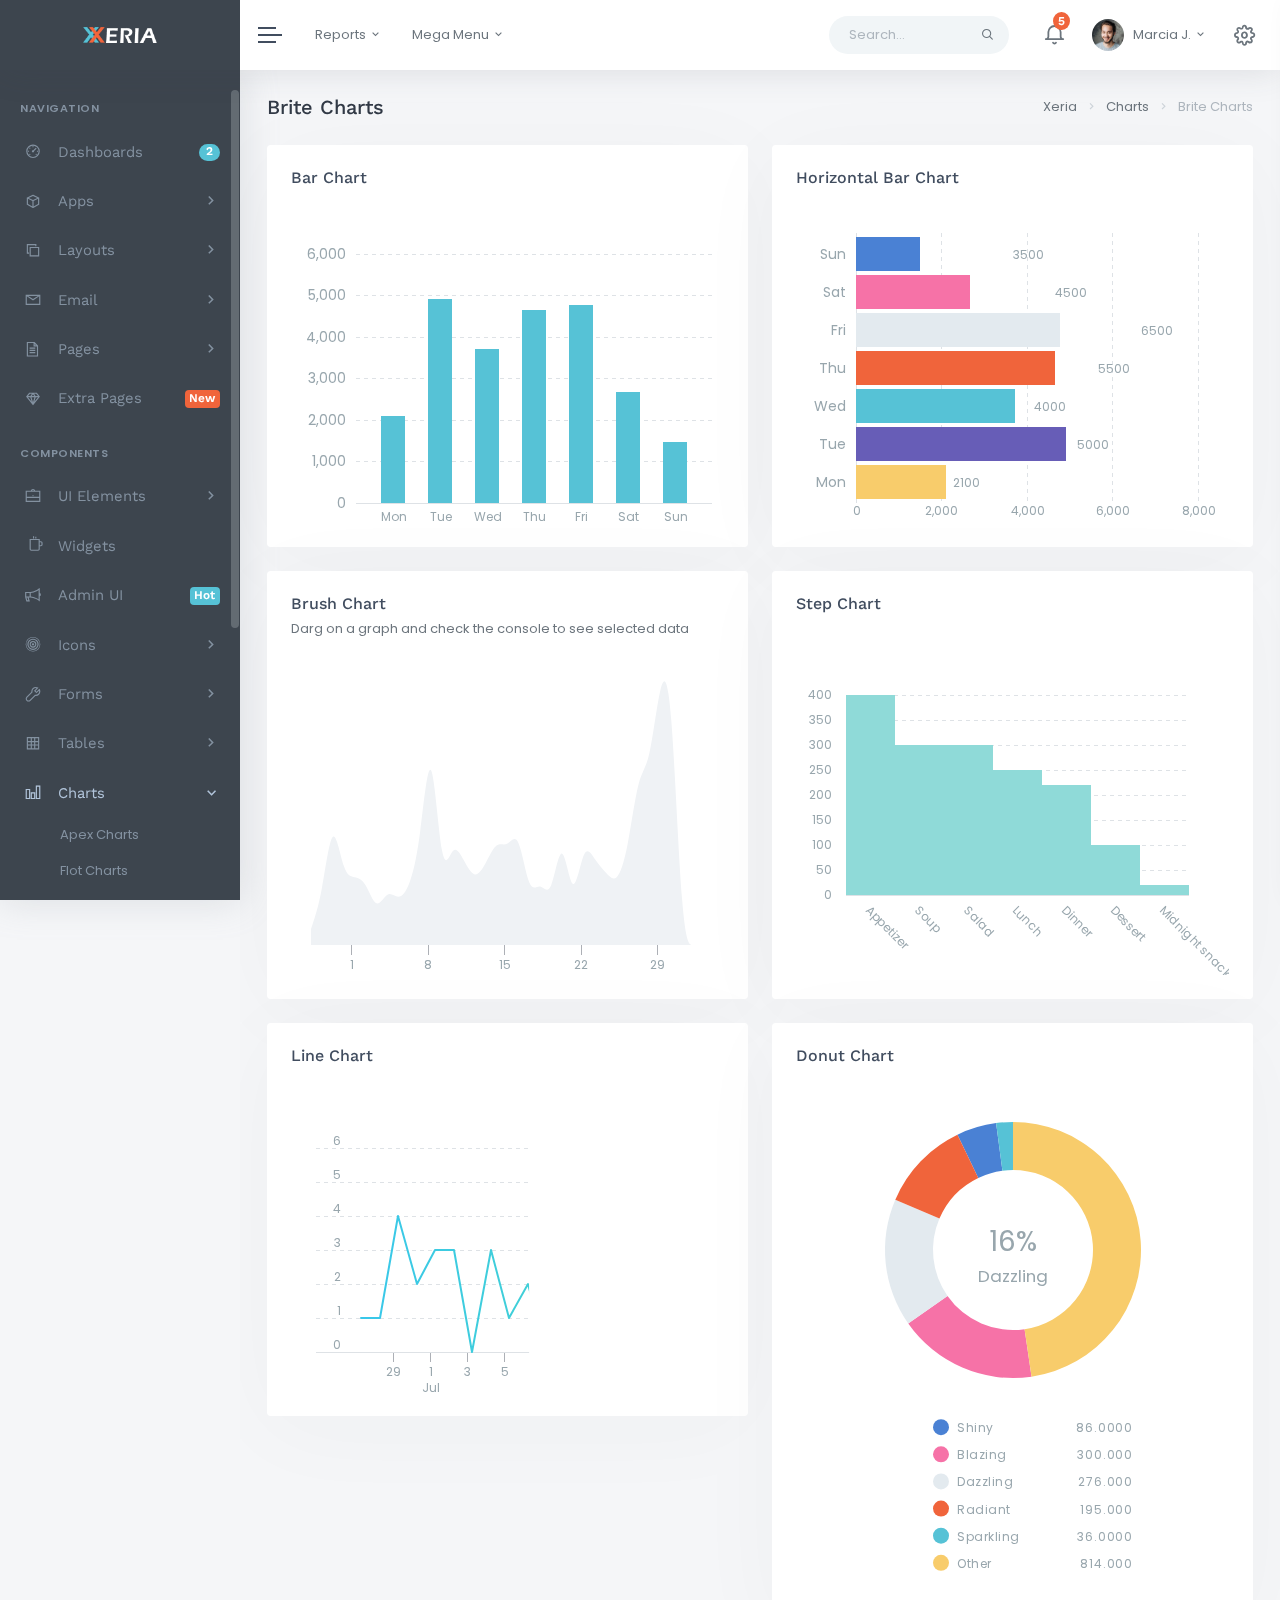
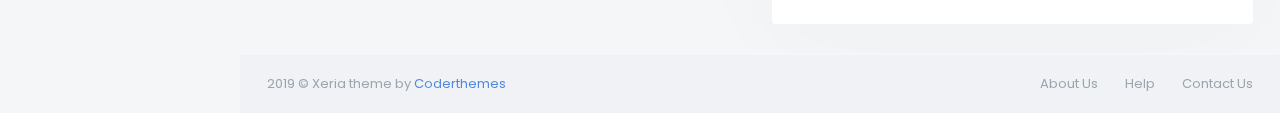
<file: charts-bright.html>
<!DOCTYPE html>
<html lang="en">
    <head>
        <meta charset="utf-8" />
        <title>Xeria - Responsive Admin Dashboard Template</title>
        <meta name="viewport" content="width=device-width, initial-scale=1.0">
        <meta content="A fully featured admin theme which can be used to build CRM, CMS, etc." name="description" />
        <meta content="Coderthemes" name="author" />
        <meta http-equiv="X-UA-Compatible" content="IE=edge" />
        <!-- App favicon -->
        <link rel="shortcut icon" href="assets/images/favicon.ico">

        <!-- Plugin css -->
        <link href="assets/libs/britecharts/britecharts.min.css" rel="stylesheet" type="text/css" />

        <!-- App css -->
        <link href="assets/css/bootstrap.min.css" rel="stylesheet" type="text/css" />
        <link href="assets/css/icons.min.css" rel="stylesheet" type="text/css" />
        <link href="assets/css/app.min.css" rel="stylesheet" type="text/css" />

    </head>

    <body>

        <!-- Begin page -->
        <div id="wrapper">

            <!-- Topbar Start -->
            <div class="navbar-custom">
                <ul class="list-unstyled topnav-menu float-right mb-0">

                    <li class="d-none d-sm-block">
                        <form class="app-search">
                            <div class="app-search-box">
                                <div class="input-group">
                                    <input type="text" class="form-control" placeholder="Search...">
                                    <div class="input-group-append">
                                        <button class="btn" type="submit">
                                            <i class="fe-search"></i>
                                        </button>
                                    </div>
                                </div>
                            </div>
                        </form>
                    </li>
        
                    <li class="dropdown notification-list">
                        <a class="nav-link dropdown-toggle  waves-effect" data-toggle="dropdown" href="#" role="button" aria-haspopup="false" aria-expanded="false">
                            <i class="fe-bell noti-icon"></i>
                            <span class="badge badge-danger rounded-circle noti-icon-badge">5</span>
                        </a>
                        <div class="dropdown-menu dropdown-menu-right dropdown-lg">

                            <!-- item-->
                            <div class="dropdown-item noti-title">
                                <h5 class="m-0 text-white">
                                    <span class="float-right">
                                        <a href="" class="text-light">
                                            <small>Clear All</small>
                                        </a>
                                    </span>Notification
                                </h5>
                            </div>

                            <div class="slimscroll noti-scroll">

                                <!-- item-->
                                <a href="javascript:void(0);" class="dropdown-item notify-item active">
                                    <div class="notify-icon">
                                        <img src="assets/images/users/user-1.jpg" class="img-fluid rounded-circle" alt="" /> </div>
                                    <p class="notify-details">Cristina Pride</p>
                                    <p class="text-muted mb-0 user-msg">
                                        <small>Hi, How are you? What about our next meeting</small>
                                    </p>
                                </a>

                                <!-- item-->
                                <a href="javascript:void(0);" class="dropdown-item notify-item">
                                    <div class="notify-icon bg-primary">
                                        <i class="mdi mdi-comment-account-outline"></i>
                                    </div>
                                    <p class="notify-details">Caleb Flakelar commented on Admin
                                        <small class="text-muted">1 min ago</small>
                                    </p>
                                </a>

                                <!-- item-->
                                <a href="javascript:void(0);" class="dropdown-item notify-item">
                                    <div class="notify-icon">
                                        <img src="assets/images/users/user-4.jpg" class="img-fluid rounded-circle" alt="" /> </div>
                                    <p class="notify-details">Karen Robinson</p>
                                    <p class="text-muted mb-0 user-msg">
                                        <small>Wow ! this admin looks good and awesome design</small>
                                    </p>
                                </a>

                                <!-- item-->
                                <a href="javascript:void(0);" class="dropdown-item notify-item">
                                    <div class="notify-icon bg-warning">
                                        <i class="mdi mdi-account-plus"></i>
                                    </div>
                                    <p class="notify-details">New user registered.
                                        <small class="text-muted">5 hours ago</small>
                                    </p>
                                </a>

                                <!-- item-->
                                <a href="javascript:void(0);" class="dropdown-item notify-item">
                                    <div class="notify-icon bg-info">
                                        <i class="mdi mdi-comment-account-outline"></i>
                                    </div>
                                    <p class="notify-details">Caleb Flakelar commented on Admin
                                        <small class="text-muted">4 days ago</small>
                                    </p>
                                </a>

                                <!-- item-->
                                <a href="javascript:void(0);" class="dropdown-item notify-item">
                                    <div class="notify-icon bg-secondary">
                                        <i class="mdi mdi-heart"></i>
                                    </div>
                                    <p class="notify-details">Carlos Crouch liked
                                        <b>Admin</b>
                                        <small class="text-muted">13 days ago</small>
                                    </p>
                                </a>
                            </div>

                            <!-- All-->
                            <a href="javascript:void(0);" class="dropdown-item text-center text-primary notify-item notify-all">
                                View all
                                <i class="fi-arrow-right"></i>
                            </a>

                        </div>
                    </li>

                    <li class="dropdown notification-list">
                        <a class="nav-link dropdown-toggle nav-user mr-0 waves-effect" data-toggle="dropdown" href="#" role="button" aria-haspopup="false" aria-expanded="false">
                            <img src="assets/images/users/user-1.jpg" alt="user-image" class="rounded-circle">
                            <span class="pro-user-name ml-1">
                                Marcia J. <i class="mdi mdi-chevron-down"></i> 
                            </span>
                        </a>
                        <div class="dropdown-menu dropdown-menu-right profile-dropdown ">
                            <!-- item-->
                            <div class="dropdown-item noti-title">
                                <h5 class="m-0 text-white">
                                    Welcome !
                                </h5>
                            </div>

                            <!-- item-->
                            <a href="javascript:void(0);" class="dropdown-item notify-item">
                                <i class="fe-user"></i>
                                <span>My Account</span>
                            </a>

                            <!-- item-->
                            <a href="javascript:void(0);" class="dropdown-item notify-item">
                                <i class="fe-settings"></i>
                                <span>Settings</span>
                            </a>

                            <!-- item-->
                            <a href="javascript:void(0);" class="dropdown-item notify-item">
                                <i class="fe-lock"></i>
                                <span>Lock Screen</span>
                            </a>

                            <div class="dropdown-divider"></div>

                            <!-- item-->
                            <a href="javascript:void(0);" class="dropdown-item notify-item">
                                <i class="fe-log-out"></i>
                                <span>Logout</span>
                            </a>

                        </div>
                    </li>

                    <li class="dropdown notification-list">
                        <a href="javascript:void(0);" class="nav-link right-bar-toggle waves-effect">
                            <i class="fe-settings noti-icon"></i>
                        </a>
                    </li>


                </ul>

                <!-- LOGO -->
                <div class="logo-box">
                    <a href="index.html" class="logo text-center">
                        <span class="logo-lg">
                            <img src="assets/images/logo-light.png" alt="" height="16">
                            <!-- <span class="logo-lg-text-light">Xeria</span> -->
                        </span>
                        <span class="logo-sm">
                            <!-- <span class="logo-sm-text-dark">X</span> -->
                            <img src="assets/images/logo-sm.png" alt="" height="18">
                        </span>
                    </a>
                </div>

                <ul class="list-unstyled topnav-menu topnav-menu-left m-0">
                    <li>
                        <button class="button-menu-mobile waves-effect">
                            <span></span>
                            <span></span>
                            <span></span>
                        </button>
                    </li>
        
                    <li class="dropdown d-none d-lg-block">
                        <a class="nav-link dropdown-toggle waves-effect" data-toggle="dropdown" href="#" role="button" aria-haspopup="false" aria-expanded="false">
                            Reports
                            <i class="mdi mdi-chevron-down"></i> 
                        </a>
                        <div class="dropdown-menu">
                            <!-- item-->
                            <a href="javascript:void(0);" class="dropdown-item">
                                Finance Report
                            </a>

                            <!-- item-->
                            <a href="javascript:void(0);" class="dropdown-item">
                                Monthly Report
                            </a>

                            <!-- item-->
                            <a href="javascript:void(0);" class="dropdown-item">
                                Revenue Report
                            </a>

                            <!-- item-->
                            <a href="javascript:void(0);" class="dropdown-item">
                                Settings
                            </a>

                            <!-- item-->
                            <a href="javascript:void(0);" class="dropdown-item">
                                Help & Support
                            </a>

                        </div>
                    </li>

                    <li class="dropdown dropdown-mega d-none d-lg-block">
                        <a class="nav-link dropdown-toggle waves-effect" data-toggle="dropdown" href="#" role="button" aria-haspopup="false" aria-expanded="false">
                            Mega Menu
                            <i class="mdi mdi-chevron-down"></i> 
                        </a>
                        <div class="dropdown-menu dropdown-megamenu">
                            <div class="row">
                                <div class="col-sm-8">
                        
                                    <div class="row">
                                        <div class="col-md-4">
                                            <h5 class="text-dark mt-0">UI Components</h5>
                                            <ul class="list-unstyled megamenu-list mt-2">
                                                <li>
                                                    <a href="javascript:void(0);">Widgets</a>
                                                </li>
                                                <li>
                                                    <a href="javascript:void(0);">Nestable List</a>
                                                </li>
                                                <li>
                                                    <a href="javascript:void(0);">Range Sliders</a>
                                                </li>
                                                <li>
                                                    <a href="javascript:void(0);">Masonry Items</a>
                                                </li>
                                                <li>
                                                    <a href="javascript:void(0);">Sweet Alerts</a>
                                                </li>
                                                <li>
                                                    <a href="javascript:void(0);">Treeview Page</a>
                                                </li>
                                                <li>
                                                    <a href="javascript:void(0);">Tour Page</a>
                                                </li>
                                            </ul>
                                        </div>

                                        <div class="col-md-4">
                                            <h5 class="text-dark mt-0">Applications</h5>
                                            <ul class="list-unstyled megamenu-list mt-2">
                                                <li>
                                                    <a href="javascript:void(0);">Email Pages</a>
                                                </li>
                                                <li>
                                                    <a href="javascript:void(0);">Profile</a>
                                                </li>
                                                <li>
                                                    <a href="javascript:void(0);">Calendar</a>
                                                </li>
                                                <li>
                                                    <a href="javascript:void(0);">Team Contacts</a>
                                                </li>
                                                <li>
                                                    <a href="javascript:void(0);">Maintenance</a>
                                                </li>
                                                <li>
                                                    <a href="javascript:void(0);">Coming Soon Page</a>
                                                </li>
                                            </ul>
                                        </div>

                                        <div class="col-md-4">
                                            <h5 class="text-dark mt-0">Layouts</h5>
                                            <ul class="list-unstyled megamenu-list mt-2">
                                                <li>
                                                    <a href="javascript:void(0);">Small Sidebar</a>
                                                </li>
                                                <li>
                                                    <a href="javascript:void(0);">Light Sidebar</a>
                                                </li>
                                                <li>
                                                    <a href="javascript:void(0);">Dark Topbar</a>
                                                </li>
                                                <li>
                                                    <a href="javascript:void(0);">Preloader</a>
                                                </li>
                                                <li>
                                                    <a href="javascript:void(0);">Sidebar Collapsed</a>
                                                </li>
                                            </ul>
                                        </div>
                                    </div>
                                </div>
                                <div class="col-sm-4">
                                    <div class="text-center mt-3">
                                        <h3 class="text-dark">Launching Discount Sale!</h3>
                                        <p class="font-16">Save up to 55% off.</p>
                                        <button class="btn btn-primary mt-1">Download Now <i class="mdi mdi-arrow-right-bold-outline ml-1"></i></button>
                                    </div>
                                </div>
                            </div>

                        </div>
                    </li>
                </ul>
            </div>
            <!-- end Topbar -->

            <!-- ========== Left Sidebar Start ========== -->
            <div class="left-side-menu">

                <div class="slimscroll-menu">

                    <!--- Sidemenu -->
                    <div id="sidebar-menu">

                        <ul class="metismenu" id="side-menu">

                            <li class="menu-title">Navigation</li>

                            <li>
                                <a href="javascript: void(0);">
                                    <i class="la la-dashboard"></i>
                                    <span class="badge badge-info badge-pill float-right">2</span>
                                    <span> Dashboards </span>
                                </a>
                                <ul class="nav-second-level" aria-expanded="false">
                                    <li>
                                        <a href="index.html">Dashboard 1</a>
                                    </li>
                                    <li>
                                        <a href="dashboard-2.html">Dashboard 2</a>
                                    </li>
                                </ul>
                            </li>

                            <li>
                                <a href="javascript: void(0);">
                                    <i class="la la-cube"></i>
                                    <span> Apps </span>
                                    <span class="menu-arrow"></span>
                                </a>
                                <ul class="nav-second-level" aria-expanded="false">
                                    <li>
                                        <a href="apps-calendar.html">Calendar</a>
                                    </li>
                                    <li>
                                        <a href="apps-contacts.html">Contacts</a>
                                    </li>
                                    <li>
                                        <a href="apps-tickets.html">Tickets</a>
                                    </li>
                                </ul>
                            </li>

                            <li>
                                <a href="javascript: void(0);">
                                    <i class="la la-clone"></i>
                                    <span> Layouts </span>
                                    <span class="menu-arrow"></span>
                                </a>
                                <ul class="nav-second-level" aria-expanded="false">
                                    <li>
                                        <a href="layouts-sidebar-sm.html">Small Sidebar</a>
                                    </li>
                                    <li>
                                        <a href="layouts-light-sidebar.html">Light Sidebar</a>
                                    </li>
                                    <li>
                                        <a href="layouts-dark-topbar.html">Dark Topbar</a>
                                    </li>
                                    <li>
                                        <a href="layouts-preloader.html">Preloader</a>
                                    </li>
                                    <li>
                                        <a href="layouts-sidebar-collapsed.html">Sidebar Collapsed</a>
                                    </li>
                                    <li>
                                        <a href="layouts-boxed.html">Boxed</a>
                                    </li>
                                </ul>
                            </li>
                
                            <li>
                                <a href="javascript: void(0);">
                                    <i class="la la-envelope"></i>
                                    <span> Email </span>
                                    <span class="menu-arrow"></span>
                                </a>
                                <ul class="nav-second-level" aria-expanded="false">
                                    <li>
                                        <a href="email-inbox.html">Inbox</a>
                                    </li>
                                    <li>
                                        <a href="email-read.html">Read Email</a>
                                    </li>
                                    <li>
                                        <a href="email-compose.html">Compose Email</a>
                                    </li>
                                    <li>
                                        <a href="email-templates.html">Email Templates</a>
                                    </li>
                                </ul>
                            </li>

                            <li>
                                <a href="javascript: void(0);">
                                    <i class="la la-file-text-o"></i>
                                    <span> Pages </span>
                                    <span class="menu-arrow"></span>
                                </a>
                                <ul class="nav-second-level" aria-expanded="false">
                                    <li>
                                        <a href="pages-starter.html">Starter</a>
                                    </li>
                                    <li>
                                        <a href="pages-login.html">Log In</a>
                                    </li>
                                    <li>
                                        <a href="pages-register.html">Register</a>
                                    </li>
                                    <li>
                                        <a href="pages-recoverpw.html">Recover Password</a>
                                    </li>
                                    <li>
                                        <a href="pages-lock-screen.html">Lock Screen</a>
                                    </li>
                                    <li>
                                        <a href="pages-logout.html">Logout</a>
                                    </li>
                                    <li>
                                        <a href="pages-confirm-mail.html">Confirm Mail</a>
                                    </li>
                                    <li>
                                        <a href="pages-404.html">Error 404</a>
                                    </li>
                                    <li>
                                        <a href="pages-404-alt.html">Error 404-alt</a>
                                    </li>
                                    <li>
                                        <a href="pages-500.html">Error 500</a>
                                    </li>
                                </ul>
                            </li>

                            <li>
                                <a href="javascript: void(0);">
                                    <i class="la la-diamond"></i>
                                    <span class="badge badge-danger float-right">New</span>
                                    <span> Extra Pages </span>
                                </a>
                                <ul class="nav-second-level" aria-expanded="false">
                                    <li>
                                        <a href="extras-profile.html">Profile</a>
                                    </li>
                                    <li>
                                        <a href="extras-timeline.html">Timeline</a>
                                    </li>
                                    <li>
                                        <a href="extras-invoice.html">Invoice</a>
                                    </li>
                                    <li>
                                        <a href="extras-faqs.html">FAQs</a>
                                    </li>
                                    <li>
                                        <a href="extras-pricing.html">Pricing</a>
                                    </li>
                                    <li>
                                        <a href="extras-maintenance.html">Maintenance</a>
                                    </li>
                                    <li>
                                        <a href="extras-coming-soon.html">Coming Soon</a>
                                    </li>
                                </ul>
                            </li>

                            <li class="menu-title mt-2">Components</li>

                            <li>
                                <a href="javascript: void(0);">
                                    <i class="la la-briefcase"></i>
                                    <span> UI Elements </span>
                                    <span class="menu-arrow"></span>
                                </a>
                                <ul class="nav-second-level" aria-expanded="false">
                                    <li>
                                        <a href="ui-buttons.html">Buttons</a>
                                    </li>
                                    <li>
                                        <a href="ui-cards.html">Cards</a>
                                    </li>
                                    <li>
                                        <a href="ui-tabs-accordions.html">Tabs & Accordions</a>
                                    </li>
                                    <li>
                                        <a href="ui-modals.html">Modals</a>
                                    </li>
                                    <li>
                                        <a href="ui-progress.html">Progress</a>
                                    </li>
                                    <li>
                                        <a href="ui-notifications.html">Notifications</a>
                                    </li>
                                    <li>
                                        <a href="ui-general.html">General UI</a>
                                    </li>
                                    <li>
                                        <a href="ui-typography.html">Typography</a>
                                    </li>
                                    <li>
                                        <a href="ui-grid.html">Grid</a>
                                    </li>
                                </ul>
                            </li>

                            <li>
                                <a href="widgets.html">
                                    <i class="la la-coffee"></i>
                                    <span> Widgets </span>
                                </a>
                            </li>

                            <li>
                                <a href="javascript: void(0);">
                                    <i class="la la-bullhorn"></i>
                                    <span class="badge badge-info float-right">Hot</span>
                                    <span> Admin UI </span>
                                </a>
                                <ul class="nav-second-level" aria-expanded="false">
                                    <li>
                                        <a href="admin-sweet-alert.html">Sweet Alert</a>
                                    </li>
                                    <li>
                                        <a href="admin-nestable.html">Nestable List</a>
                                    </li>
                                    <li>
                                        <a href="admin-range-slider.html">Range Slider</a>
                                    </li>
                                    <li>
                                        <a href="admin-tour.html">Tour Page</a>
                                    </li>
                                    <li>
                                        <a href="admin-lightbox.html">Lightbox</a>
                                    </li>
                                    <li>
                                        <a href="admin-treeview.html">Treeview</a>
                                    </li>
                                </ul>
                            </li>

                            <li>
                                <a href="javascript: void(0);">
                                    <i class="la la-bullseye"></i>
                                    <span> Icons </span>
                                    <span class="menu-arrow"></span>
                                </a>
                                <ul class="nav-second-level" aria-expanded="false">
                                    <li>
                                        <a href="icons-feather.html">Feather Icons</a>
                                    </li>
                                    <li>
                                        <a href="icons-lineawesome.html">Line Awesome</a>
                                    </li>
                                    <li>
                                        <a href="icons-mdi.html">Material Design Icons</a>
                                    </li>
                                    <li>
                                        <a href="icons-font-awesome.html">Font Awesome</a>
                                    </li>
                                    <li>
                                        <a href="icons-simple-line.html">Simple Line</a>
                                    </li>
                                </ul>
                            </li>
                
                            <li>
                                <a href="javascript: void(0);">
                                    <i class="la la-wrench"></i>
                                    <span> Forms </span>
                                    <span class="menu-arrow"></span>
                                </a>
                                <ul class="nav-second-level" aria-expanded="false">
                                    <li>
                                        <a href="forms-elements.html">General Elements</a>
                                    </li>
                                    <li>
                                        <a href="forms-advanced.html">Advanced</a>
                                    </li>
                                    <li>
                                        <a href="forms-validation.html">Validation</a>
                                    </li>
                                    <li>
                                        <a href="forms-pickers.html">Pickers</a>
                                    </li>
                                    <li>
                                        <a href="forms-wizard.html">Wizard</a>
                                    </li>
                                    <li>
                                        <a href="forms-masks.html">Masks</a>
                                    </li>
                                    <li>
                                        <a href="forms-summernote.html">Summernote</a>
                                    </li>
                                    <li>
                                        <a href="forms-quilljs.html">Quilljs Editor</a>
                                    </li>
                                    <li>
                                        <a href="forms-file-uploads.html">File Uploads</a>
                                    </li>
                                </ul>
                            </li>

                            <li>
                                <a href="javascript: void(0);">
                                    <i class="la la-table"></i>
                                    <span> Tables </span>
                                    <span class="menu-arrow"></span>
                                </a>
                                <ul class="nav-second-level" aria-expanded="false">
                                    <li>
                                        <a href="tables-basic.html">Basic Tables</a>
                                    </li>
                                    <li>
                                        <a href="tables-datatables.html">Data Tables</a>
                                    </li>
                                    <li>
                                        <a href="tables-editable.html">Editable Tables</a>
                                    </li>
                                    <li>
                                        <a href="tables-responsive.html">Responsive Tables</a>
                                    </li>
                                    <li>
                                        <a href="tables-tablesaw.html">Tablesaw Tables</a>
                                    </li>
                                </ul>
                            </li>

                            <li>
                                <a href="javascript: void(0);">
                                    <i class="la la-bar-chart"></i>
                                    <span> Charts </span>
                                    <span class="menu-arrow"></span>
                                </a>
                                <ul class="nav-second-level" aria-expanded="false">
                                    <li>
                                        <a href="charts-apex.html">Apex Charts</a>
                                    </li>
                                    <li>
                                        <a href="charts-flot.html">Flot Charts</a>
                                    </li>
                                    <li>
                                        <a href="charts-morris.html">Morris Charts</a>
                                    </li>
                                    <li>
                                        <a href="charts-chartjs.html">Chartjs Charts</a>
                                    </li>
                                    <li>
                                        <a href="charts-bright.html">Bright Charts</a>
                                    </li>
                                    <li>
                                        <a href="charts-chartist.html">Chartist Charts</a>
                                    </li>
                                    <li>
                                        <a href="charts-peity.html">Peity Charts</a>
                                    </li>
                                    <li>
                                        <a href="charts-sparklines.html">Sparklines Charts</a>
                                    </li>
                                    <li>
                                        <a href="charts-knob.html">Jquery Knob Charts</a>
                                    </li>
                                </ul>
                            </li>

                            <li>
                                <a href="javascript: void(0);">
                                    <i class="la la-map"></i>
                                    <span> Maps </span>
                                    <span class="menu-arrow"></span>
                                </a>
                                <ul class="nav-second-level" aria-expanded="false">
                                    <li>
                                        <a href="maps-google.html">Google Maps</a>
                                    </li>
                                    <li>
                                        <a href="maps-vector.html">Vector Maps</a>
                                    </li>
                                    <li>
                                        <a href="maps-mapael.html">Mapael Maps</a>
                                    </li>
                                </ul>
                            </li>

                            <li>
                                <a href="javascript: void(0);">
                                    <i class="la la-plus-square-o"></i>
                                    <span> Multi Level </span>
                                    <span class="menu-arrow"></span>
                                </a>
                                <ul class="nav-second-level nav" aria-expanded="false">
                                    <li>
                                        <a href="javascript: void(0);">Level 1.1</a>
                                    </li>
                                    <li>
                                        <a href="javascript: void(0);" aria-expanded="false">Level 1.2
                                            <span class="menu-arrow"></span>
                                        </a>
                                        <ul class="nav-third-level nav" aria-expanded="false">
                                            <li>
                                                <a href="javascript: void(0);">Level 2.1</a>
                                            </li>
                                            <li>
                                                <a href="javascript: void(0);">Level 2.2</a>
                                            </li>
                                        </ul>
                                    </li>
                                </ul>
                            </li>
                        </ul>

                    </div>
                    <!-- End Sidebar -->

                    <div class="clearfix"></div>

                </div>
                <!-- Sidebar -left -->

            </div>
            <!-- Left Sidebar End -->

            <!-- ============================================================== -->
            <!-- Start Page Content here -->
            <!-- ============================================================== -->

            <div class="content-page">
                <div class="content">

                    <!-- Start Content-->
                    <div class="container-fluid">
                        
                        <!-- start page title -->
                        <div class="row">
                            <div class="col-12">
                                <div class="page-title-box">
                                    <div class="page-title-right">
                                        <ol class="breadcrumb m-0">
                                            <li class="breadcrumb-item"><a href="javascript: void(0);">Xeria</a></li>
                                            <li class="breadcrumb-item"><a href="javascript: void(0);">Charts</a></li>
                                            <li class="breadcrumb-item active">Brite Charts</li>
                                        </ol>
                                    </div>
                                    <h4 class="page-title">Brite Charts</h4>
                                </div>
                            </div>
                        </div>     
                        <!-- end page title --> 

                        <div class="row">
                            <div class="col-xl-6">
                                <div class="card">
                                    <div class="card-body" dir="ltr">
                                        <h4 class="header-title mb-4">Bar Chart</h4>
                                        <div class="bar-container" style="width: 100%;height: 300px;"></div>
                                    </div>
                                    <!-- end card body-->
                                </div>
                                <!-- end card -->
                            </div>
                            <!-- end col-->
    
                            <div class="col-xl-6">
                                <div class="card">
                                    <div class="card-body" dir="ltr">
                                        <h4 class="header-title mb-4">Horizontal Bar Chart</h4>
                                        <div class="bar-container-horizontal" style="width: 100%;height: 300px;"></div>
                                    </div>
                                    <!-- end card body-->
                                </div>
                                <!-- end card -->
                            </div>
                            <!-- end col-->
                        </div>
                        <!-- end row-->
    
                        <div class="row">
                            <div class="col-xl-6">
                                <div class="card">
                                    <div class="card-body" dir="ltr">
                                        <h4 class="header-title">Brush Chart</h4>
                                        <p>Darg on a graph and check the console to see selected data</p>
                                        <div class="brush-container" style="width: 100%;"></div>
                                    </div>
                                    <!-- end card body-->
                                </div>
                                <!-- end card -->
                            </div>
                            <!-- end col-->
    
                            <div class="col-xl-6">
                                <div class="card">
                                    <div class="card-body" dir="ltr">
                                        <h4 class="header-title">Step Chart</h4>
                                        <p>&nbsp;</p>
                                        <div class="step-container" style="width: 100%;"></div>
                                    </div>
                                    <!-- end card body-->
                                </div>
                                <!-- end card -->
                            </div>
                            <!-- end col-->
                        </div>
                        <!-- end row-->
    
                        <div class="row">
                            <div class="col-xl-6">
                                <div class="card">
                                    <div class="card-body" dir="ltr">
                                        <h4 class="header-title mb-3">Line Chart</h4>
                                        <div class="line-container" style="width: 100%;"></div>
                                    </div>
                                    <!-- end card body-->
                                </div>
                                <!-- end card -->
                            </div>
                            <!-- end col-->
    
                            <div class="col-xl-6">
                                <div class="card">
                                    <div class="card-body" dir="ltr">
                                        <h4 class="header-title mb-4">Donut Chart</h4>
                                        <div class="donut-container text-center" style="width: 100%;"></div>
                                        <div class="legend-chart-container text-center"></div>
                                    </div>
                                    <!-- end card body-->
                                </div>
                                <!-- end card -->
                            </div>
                            <!-- end col-->
                        </div>
                        <!-- end row-->    
                        
                    </div> <!-- container -->

                </div> <!-- content -->

                <!-- Footer Start -->
                <footer class="footer">
                    <div class="container-fluid">
                        <div class="row">
                            <div class="col-md-6">
                                2019 &copy; Xeria theme by <a href="">Coderthemes</a> 
                            </div>
                            <div class="col-md-6">
                                <div class="text-md-right footer-links d-none d-sm-block">
                                    <a href="javascript:void(0);">About Us</a>
                                    <a href="javascript:void(0);">Help</a>
                                    <a href="javascript:void(0);">Contact Us</a>
                                </div>
                            </div>
                        </div>
                    </div>
                </footer>
                <!-- end Footer -->

            </div>

            <!-- ============================================================== -->
            <!-- End Page content -->
            <!-- ============================================================== -->


        </div>
        <!-- END wrapper -->

        <!-- Right Sidebar -->
        <div class="right-bar">
            <div class="rightbar-title">
                <a href="javascript:void(0);" class="right-bar-toggle float-right">
                    <i class="mdi mdi-close"></i>
                </a>
                <h5 class="m-0 text-white">Settings</h5>
            </div>
            <div class="slimscroll-menu">
                <!-- User box -->
                <div class="user-box">
                    <div class="user-img">
                        <img src="assets/images/users/user-1.jpg" alt="user-img" title="Mat Helme" class="rounded-circle img-fluid">
                        <a href="javascript:void(0);" class="user-edit"><i class="mdi mdi-pencil"></i></a>
                    </div>
            
                    <h5><a href="javascript: void(0);">Marcia J. Melia</a> </h5>
                    <p class="text-muted mb-0"><small>Product Owner</small></p>
                </div>

                <!-- Settings -->
                <hr class="mt-0" />
                <div class="row">
                    <div class="col-6 text-center">
                        <h4 class="mb-1 mt-0">8,504</h4>
                        <p class="m-0">Balance</p>
                    </div>
                    <div class="col-6 text-center">
                        <h4 class="mb-1 mt-0">8,504</h4>
                        <p class="m-0">Balance</p>
                    </div>
                </div>
                <hr class="mb-0" />

                <div class="p-3">
                    <div class="custom-control custom-switch mb-2">
                        <input type="checkbox" class="custom-control-input" id="customSwitch1" checked>
                        <label class="custom-control-label" for="customSwitch1">Notifications</label>
                    </div>
                    <div class="custom-control custom-switch mb-2">
                        <input type="checkbox" class="custom-control-input" id="customSwitch2">
                        <label class="custom-control-label" for="customSwitch2">API Access</label>
                    </div>
                    <div class="custom-control custom-switch mb-2">
                        <input type="checkbox" class="custom-control-input" id="customSwitch3" checked>
                        <label class="custom-control-label" for="customSwitch3">Auto Updates</label>
                    </div>
                    <div class="custom-control custom-switch mb-2">
                        <input type="checkbox" class="custom-control-input" id="customSwitch4" checked>
                        <label class="custom-control-label" for="customSwitch4">Online Status</label>
                    </div>
                </div>

                <!-- Timeline -->
                <hr class="mt-0" />
                <h5 class="pl-3 pr-3">Messages <span class="float-right badge badge-pill badge-danger">25</span></h5>
                <hr class="mb-0" />
                <div class="p-3">
                    <div class="inbox-widget">
                        <div class="inbox-item">
                            <div class="inbox-item-img"><img src="assets/images/users/user-2.jpg" class="rounded-circle" alt=""></div>
                            <p class="inbox-item-author"><a href="javascript: void(0);" class="text-dark">Tomaslau</a></p>
                            <p class="inbox-item-text">I've finished it! See you so...</p>
                        </div>
                        <div class="inbox-item">
                            <div class="inbox-item-img"><img src="assets/images/users/user-3.jpg" class="rounded-circle" alt=""></div>
                            <p class="inbox-item-author"><a href="javascript: void(0);" class="text-dark">Stillnotdavid</a></p>
                            <p class="inbox-item-text">This theme is awesome!</p>
                        </div>
                        <div class="inbox-item">
                            <div class="inbox-item-img"><img src="assets/images/users/user-4.jpg" class="rounded-circle" alt=""></div>
                            <p class="inbox-item-author"><a href="javascript: void(0);" class="text-dark">Kurafire</a></p>
                            <p class="inbox-item-text">Nice to meet you</p>
                        </div>

                        <div class="inbox-item">
                            <div class="inbox-item-img"><img src="assets/images/users/user-5.jpg" class="rounded-circle" alt=""></div>
                            <p class="inbox-item-author"><a href="javascript: void(0);" class="text-dark">Shahedk</a></p>
                            <p class="inbox-item-text">Hey! there I'm available...</p>
                        </div>
                        <div class="inbox-item">
                            <div class="inbox-item-img"><img src="assets/images/users/user-6.jpg" class="rounded-circle" alt=""></div>
                            <p class="inbox-item-author"><a href="javascript: void(0);" class="text-dark">Adhamdannaway</a></p>
                            <p class="inbox-item-text">This theme is awesome!</p>
                        </div>
                    </div> <!-- end inbox-widget -->
                </div> <!-- end .p-3-->

            </div> <!-- end slimscroll-menu-->
        </div>
        <!-- /Right-bar -->

        <!-- Right bar overlay-->
        <div class="rightbar-overlay"></div>

        <!-- Vendor js -->
        <script src="assets/js/vendor.min.js"></script>

        <!-- third party:js -->
        <script src="assets/libs/d3/d3.min.js"></script>
        <script src="assets/libs/britecharts/britecharts.min.js"></script>

        <!-- Init js -->
        <script src="assets/js/pages/britechart.init.js"></script>

        <!-- App js -->
        <script src="assets/js/app.min.js"></script>
        
    </body>
</html>
</file>
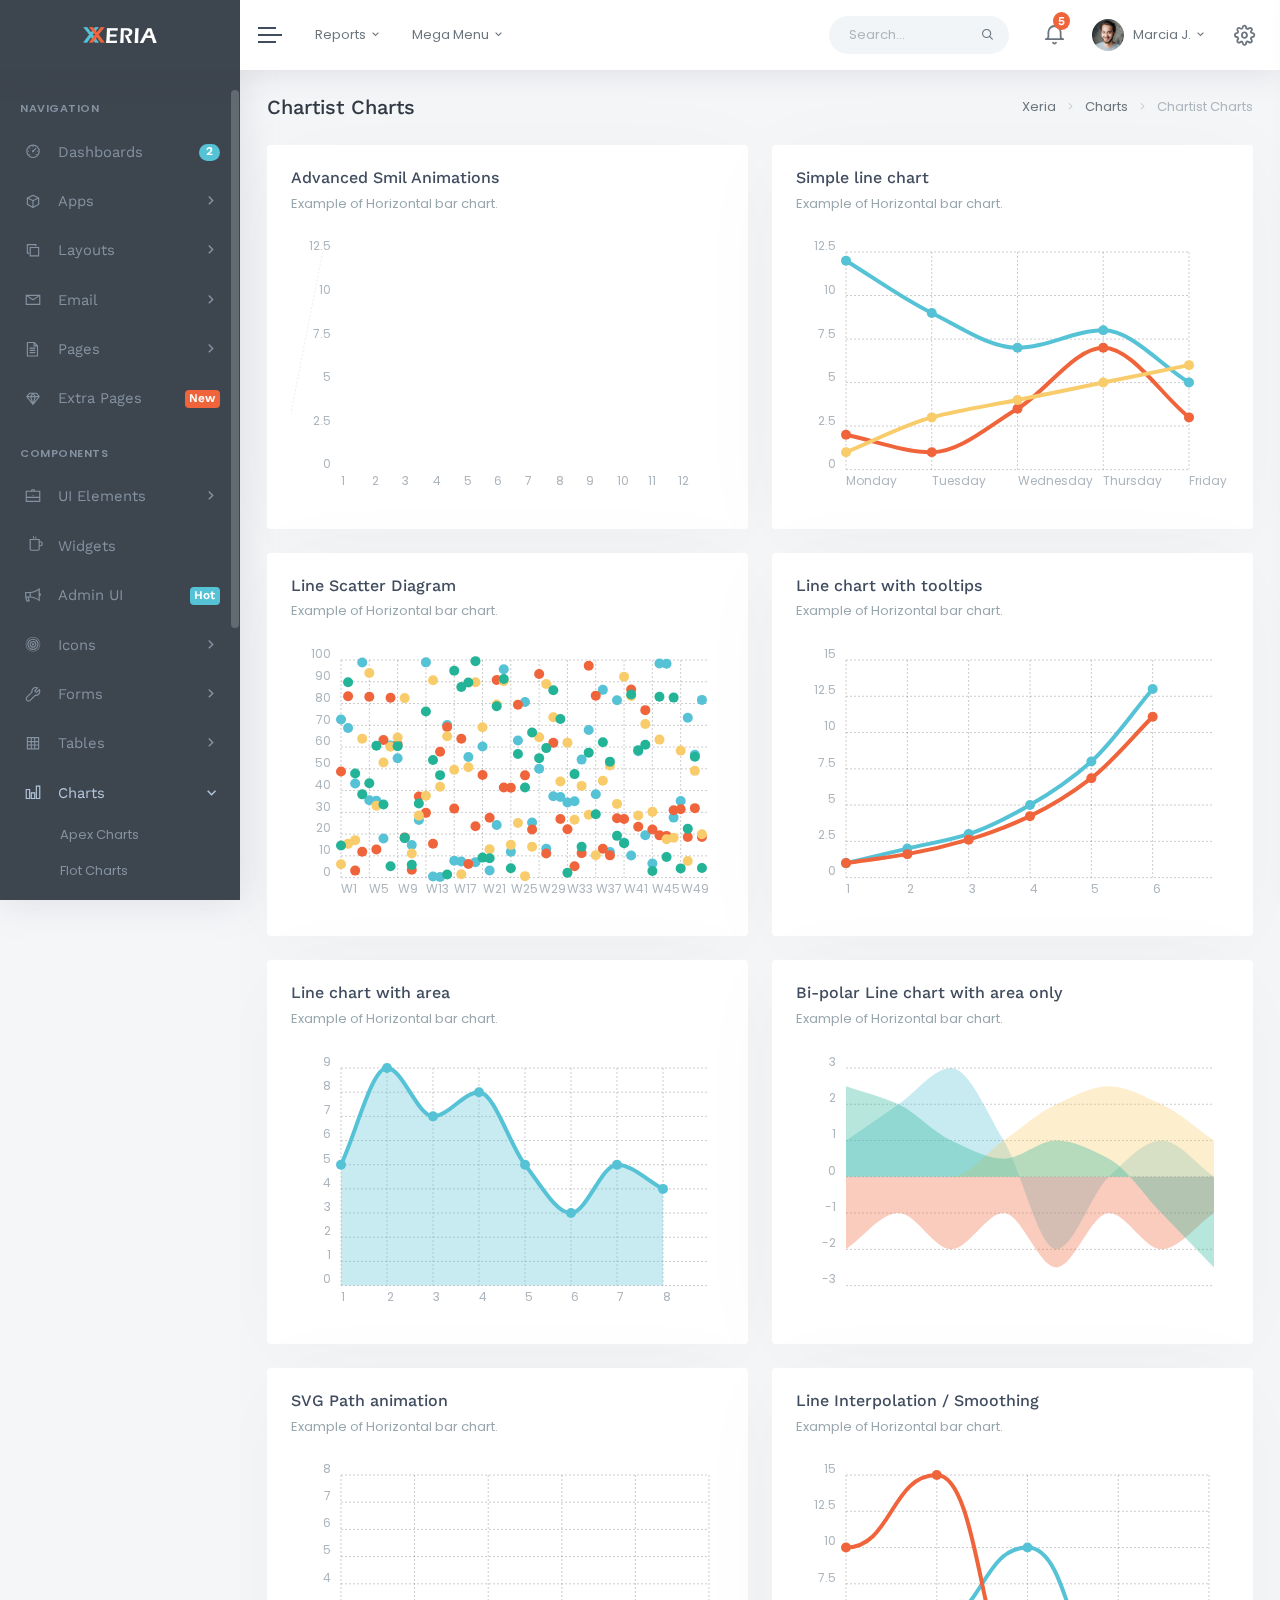
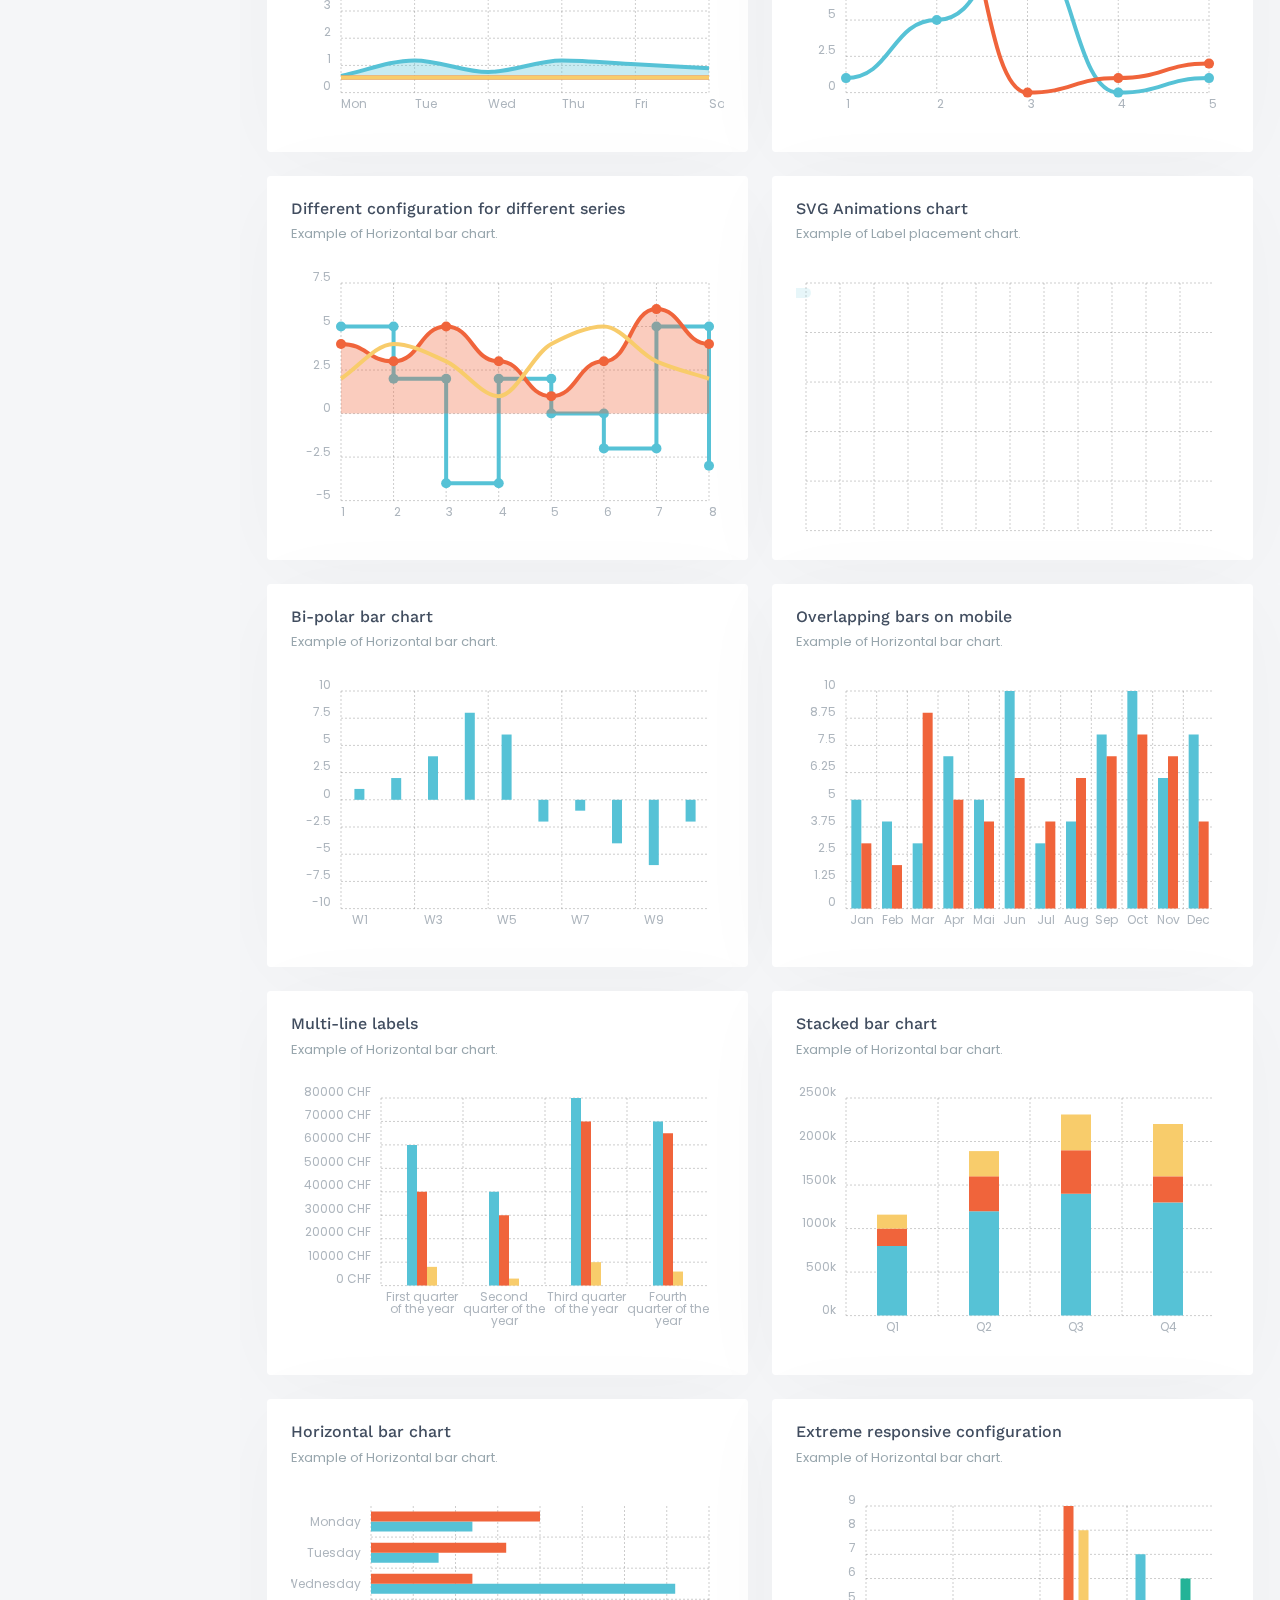
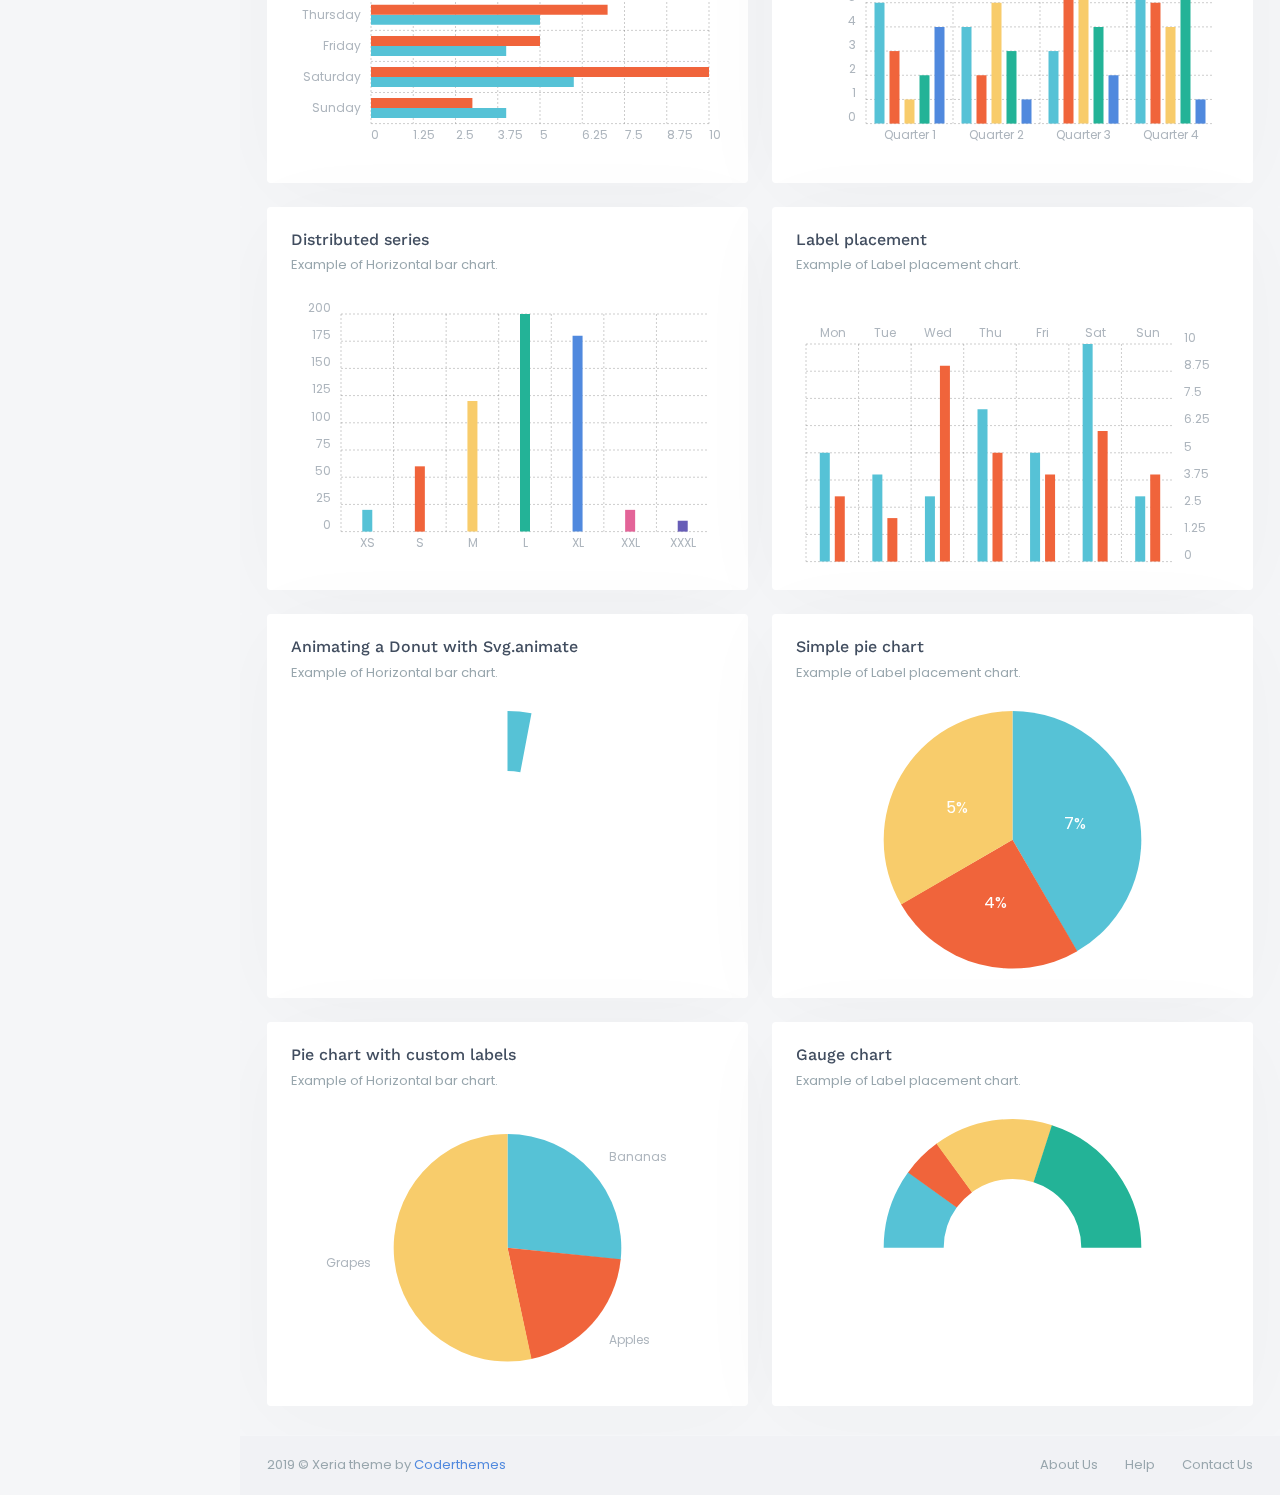
<file: charts-chartist.html>
<!DOCTYPE html>
<html lang="en">
    <head>
        <meta charset="utf-8" />
        <title>Xeria - Responsive Admin Dashboard Template</title>
        <meta name="viewport" content="width=device-width, initial-scale=1.0">
        <meta content="A fully featured admin theme which can be used to build CRM, CMS, etc." name="description" />
        <meta content="Coderthemes" name="author" />
        <meta http-equiv="X-UA-Compatible" content="IE=edge" />
        <!-- App favicon -->
        <link rel="shortcut icon" href="assets/images/favicon.ico">

        <!-- Chartist Chart CSS -->
        <link rel="stylesheet" href="assets/libs/chartist/chartist.min.css">

        <!-- App css -->
        <link href="assets/css/bootstrap.min.css" rel="stylesheet" type="text/css" />
        <link href="assets/css/icons.min.css" rel="stylesheet" type="text/css" />
        <link href="assets/css/app.min.css" rel="stylesheet" type="text/css" />

    </head>

    <body>

        <!-- Begin page -->
        <div id="wrapper">

            <!-- Topbar Start -->
            <div class="navbar-custom">
                <ul class="list-unstyled topnav-menu float-right mb-0">

                    <li class="d-none d-sm-block">
                        <form class="app-search">
                            <div class="app-search-box">
                                <div class="input-group">
                                    <input type="text" class="form-control" placeholder="Search...">
                                    <div class="input-group-append">
                                        <button class="btn" type="submit">
                                            <i class="fe-search"></i>
                                        </button>
                                    </div>
                                </div>
                            </div>
                        </form>
                    </li>
        
                    <li class="dropdown notification-list">
                        <a class="nav-link dropdown-toggle  waves-effect" data-toggle="dropdown" href="#" role="button" aria-haspopup="false" aria-expanded="false">
                            <i class="fe-bell noti-icon"></i>
                            <span class="badge badge-danger rounded-circle noti-icon-badge">5</span>
                        </a>
                        <div class="dropdown-menu dropdown-menu-right dropdown-lg">

                            <!-- item-->
                            <div class="dropdown-item noti-title">
                                <h5 class="m-0 text-white">
                                    <span class="float-right">
                                        <a href="" class="text-light">
                                            <small>Clear All</small>
                                        </a>
                                    </span>Notification
                                </h5>
                            </div>

                            <div class="slimscroll noti-scroll">

                                <!-- item-->
                                <a href="javascript:void(0);" class="dropdown-item notify-item active">
                                    <div class="notify-icon">
                                        <img src="assets/images/users/user-1.jpg" class="img-fluid rounded-circle" alt="" /> </div>
                                    <p class="notify-details">Cristina Pride</p>
                                    <p class="text-muted mb-0 user-msg">
                                        <small>Hi, How are you? What about our next meeting</small>
                                    </p>
                                </a>

                                <!-- item-->
                                <a href="javascript:void(0);" class="dropdown-item notify-item">
                                    <div class="notify-icon bg-primary">
                                        <i class="mdi mdi-comment-account-outline"></i>
                                    </div>
                                    <p class="notify-details">Caleb Flakelar commented on Admin
                                        <small class="text-muted">1 min ago</small>
                                    </p>
                                </a>

                                <!-- item-->
                                <a href="javascript:void(0);" class="dropdown-item notify-item">
                                    <div class="notify-icon">
                                        <img src="assets/images/users/user-4.jpg" class="img-fluid rounded-circle" alt="" /> </div>
                                    <p class="notify-details">Karen Robinson</p>
                                    <p class="text-muted mb-0 user-msg">
                                        <small>Wow ! this admin looks good and awesome design</small>
                                    </p>
                                </a>

                                <!-- item-->
                                <a href="javascript:void(0);" class="dropdown-item notify-item">
                                    <div class="notify-icon bg-warning">
                                        <i class="mdi mdi-account-plus"></i>
                                    </div>
                                    <p class="notify-details">New user registered.
                                        <small class="text-muted">5 hours ago</small>
                                    </p>
                                </a>

                                <!-- item-->
                                <a href="javascript:void(0);" class="dropdown-item notify-item">
                                    <div class="notify-icon bg-info">
                                        <i class="mdi mdi-comment-account-outline"></i>
                                    </div>
                                    <p class="notify-details">Caleb Flakelar commented on Admin
                                        <small class="text-muted">4 days ago</small>
                                    </p>
                                </a>

                                <!-- item-->
                                <a href="javascript:void(0);" class="dropdown-item notify-item">
                                    <div class="notify-icon bg-secondary">
                                        <i class="mdi mdi-heart"></i>
                                    </div>
                                    <p class="notify-details">Carlos Crouch liked
                                        <b>Admin</b>
                                        <small class="text-muted">13 days ago</small>
                                    </p>
                                </a>
                            </div>

                            <!-- All-->
                            <a href="javascript:void(0);" class="dropdown-item text-center text-primary notify-item notify-all">
                                View all
                                <i class="fi-arrow-right"></i>
                            </a>

                        </div>
                    </li>

                    <li class="dropdown notification-list">
                        <a class="nav-link dropdown-toggle nav-user mr-0 waves-effect" data-toggle="dropdown" href="#" role="button" aria-haspopup="false" aria-expanded="false">
                            <img src="assets/images/users/user-1.jpg" alt="user-image" class="rounded-circle">
                            <span class="pro-user-name ml-1">
                                Marcia J. <i class="mdi mdi-chevron-down"></i> 
                            </span>
                        </a>
                        <div class="dropdown-menu dropdown-menu-right profile-dropdown ">
                            <!-- item-->
                            <div class="dropdown-item noti-title">
                                <h5 class="m-0 text-white">
                                    Welcome !
                                </h5>
                            </div>

                            <!-- item-->
                            <a href="javascript:void(0);" class="dropdown-item notify-item">
                                <i class="fe-user"></i>
                                <span>My Account</span>
                            </a>

                            <!-- item-->
                            <a href="javascript:void(0);" class="dropdown-item notify-item">
                                <i class="fe-settings"></i>
                                <span>Settings</span>
                            </a>

                            <!-- item-->
                            <a href="javascript:void(0);" class="dropdown-item notify-item">
                                <i class="fe-lock"></i>
                                <span>Lock Screen</span>
                            </a>

                            <div class="dropdown-divider"></div>

                            <!-- item-->
                            <a href="javascript:void(0);" class="dropdown-item notify-item">
                                <i class="fe-log-out"></i>
                                <span>Logout</span>
                            </a>

                        </div>
                    </li>

                    <li class="dropdown notification-list">
                        <a href="javascript:void(0);" class="nav-link right-bar-toggle waves-effect">
                            <i class="fe-settings noti-icon"></i>
                        </a>
                    </li>


                </ul>

                <!-- LOGO -->
                <div class="logo-box">
                    <a href="index.html" class="logo text-center">
                        <span class="logo-lg">
                            <img src="assets/images/logo-light.png" alt="" height="16">
                            <!-- <span class="logo-lg-text-light">Xeria</span> -->
                        </span>
                        <span class="logo-sm">
                            <!-- <span class="logo-sm-text-dark">X</span> -->
                            <img src="assets/images/logo-sm.png" alt="" height="18">
                        </span>
                    </a>
                </div>

                <ul class="list-unstyled topnav-menu topnav-menu-left m-0">
                    <li>
                        <button class="button-menu-mobile waves-effect">
                            <span></span>
                            <span></span>
                            <span></span>
                        </button>
                    </li>
        
                    <li class="dropdown d-none d-lg-block">
                        <a class="nav-link dropdown-toggle waves-effect" data-toggle="dropdown" href="#" role="button" aria-haspopup="false" aria-expanded="false">
                            Reports
                            <i class="mdi mdi-chevron-down"></i> 
                        </a>
                        <div class="dropdown-menu">
                            <!-- item-->
                            <a href="javascript:void(0);" class="dropdown-item">
                                Finance Report
                            </a>

                            <!-- item-->
                            <a href="javascript:void(0);" class="dropdown-item">
                                Monthly Report
                            </a>

                            <!-- item-->
                            <a href="javascript:void(0);" class="dropdown-item">
                                Revenue Report
                            </a>

                            <!-- item-->
                            <a href="javascript:void(0);" class="dropdown-item">
                                Settings
                            </a>

                            <!-- item-->
                            <a href="javascript:void(0);" class="dropdown-item">
                                Help & Support
                            </a>

                        </div>
                    </li>

                    <li class="dropdown dropdown-mega d-none d-lg-block">
                        <a class="nav-link dropdown-toggle waves-effect" data-toggle="dropdown" href="#" role="button" aria-haspopup="false" aria-expanded="false">
                            Mega Menu
                            <i class="mdi mdi-chevron-down"></i> 
                        </a>
                        <div class="dropdown-menu dropdown-megamenu">
                            <div class="row">
                                <div class="col-sm-8">
                        
                                    <div class="row">
                                        <div class="col-md-4">
                                            <h5 class="text-dark mt-0">UI Components</h5>
                                            <ul class="list-unstyled megamenu-list mt-2">
                                                <li>
                                                    <a href="javascript:void(0);">Widgets</a>
                                                </li>
                                                <li>
                                                    <a href="javascript:void(0);">Nestable List</a>
                                                </li>
                                                <li>
                                                    <a href="javascript:void(0);">Range Sliders</a>
                                                </li>
                                                <li>
                                                    <a href="javascript:void(0);">Masonry Items</a>
                                                </li>
                                                <li>
                                                    <a href="javascript:void(0);">Sweet Alerts</a>
                                                </li>
                                                <li>
                                                    <a href="javascript:void(0);">Treeview Page</a>
                                                </li>
                                                <li>
                                                    <a href="javascript:void(0);">Tour Page</a>
                                                </li>
                                            </ul>
                                        </div>

                                        <div class="col-md-4">
                                            <h5 class="text-dark mt-0">Applications</h5>
                                            <ul class="list-unstyled megamenu-list mt-2">
                                                <li>
                                                    <a href="javascript:void(0);">Email Pages</a>
                                                </li>
                                                <li>
                                                    <a href="javascript:void(0);">Profile</a>
                                                </li>
                                                <li>
                                                    <a href="javascript:void(0);">Calendar</a>
                                                </li>
                                                <li>
                                                    <a href="javascript:void(0);">Team Contacts</a>
                                                </li>
                                                <li>
                                                    <a href="javascript:void(0);">Maintenance</a>
                                                </li>
                                                <li>
                                                    <a href="javascript:void(0);">Coming Soon Page</a>
                                                </li>
                                            </ul>
                                        </div>

                                        <div class="col-md-4">
                                            <h5 class="text-dark mt-0">Layouts</h5>
                                            <ul class="list-unstyled megamenu-list mt-2">
                                                <li>
                                                    <a href="javascript:void(0);">Small Sidebar</a>
                                                </li>
                                                <li>
                                                    <a href="javascript:void(0);">Light Sidebar</a>
                                                </li>
                                                <li>
                                                    <a href="javascript:void(0);">Dark Topbar</a>
                                                </li>
                                                <li>
                                                    <a href="javascript:void(0);">Preloader</a>
                                                </li>
                                                <li>
                                                    <a href="javascript:void(0);">Sidebar Collapsed</a>
                                                </li>
                                            </ul>
                                        </div>
                                    </div>
                                </div>
                                <div class="col-sm-4">
                                    <div class="text-center mt-3">
                                        <h3 class="text-dark">Launching Discount Sale!</h3>
                                        <p class="font-16">Save up to 55% off.</p>
                                        <button class="btn btn-primary mt-1">Download Now <i class="mdi mdi-arrow-right-bold-outline ml-1"></i></button>
                                    </div>
                                </div>
                            </div>

                        </div>
                    </li>
                </ul>
            </div>
            <!-- end Topbar -->

            <!-- ========== Left Sidebar Start ========== -->
            <div class="left-side-menu">

                <div class="slimscroll-menu">

                    <!--- Sidemenu -->
                    <div id="sidebar-menu">

                        <ul class="metismenu" id="side-menu">

                            <li class="menu-title">Navigation</li>

                            <li>
                                <a href="javascript: void(0);">
                                    <i class="la la-dashboard"></i>
                                    <span class="badge badge-info badge-pill float-right">2</span>
                                    <span> Dashboards </span>
                                </a>
                                <ul class="nav-second-level" aria-expanded="false">
                                    <li>
                                        <a href="index.html">Dashboard 1</a>
                                    </li>
                                    <li>
                                        <a href="dashboard-2.html">Dashboard 2</a>
                                    </li>
                                </ul>
                            </li>

                            <li>
                                <a href="javascript: void(0);">
                                    <i class="la la-cube"></i>
                                    <span> Apps </span>
                                    <span class="menu-arrow"></span>
                                </a>
                                <ul class="nav-second-level" aria-expanded="false">
                                    <li>
                                        <a href="apps-calendar.html">Calendar</a>
                                    </li>
                                    <li>
                                        <a href="apps-contacts.html">Contacts</a>
                                    </li>
                                    <li>
                                        <a href="apps-tickets.html">Tickets</a>
                                    </li>
                                </ul>
                            </li>

                            <li>
                                <a href="javascript: void(0);">
                                    <i class="la la-clone"></i>
                                    <span> Layouts </span>
                                    <span class="menu-arrow"></span>
                                </a>
                                <ul class="nav-second-level" aria-expanded="false">
                                    <li>
                                        <a href="layouts-sidebar-sm.html">Small Sidebar</a>
                                    </li>
                                    <li>
                                        <a href="layouts-light-sidebar.html">Light Sidebar</a>
                                    </li>
                                    <li>
                                        <a href="layouts-dark-topbar.html">Dark Topbar</a>
                                    </li>
                                    <li>
                                        <a href="layouts-preloader.html">Preloader</a>
                                    </li>
                                    <li>
                                        <a href="layouts-sidebar-collapsed.html">Sidebar Collapsed</a>
                                    </li>
                                    <li>
                                        <a href="layouts-boxed.html">Boxed</a>
                                    </li>
                                </ul>
                            </li>
                
                            <li>
                                <a href="javascript: void(0);">
                                    <i class="la la-envelope"></i>
                                    <span> Email </span>
                                    <span class="menu-arrow"></span>
                                </a>
                                <ul class="nav-second-level" aria-expanded="false">
                                    <li>
                                        <a href="email-inbox.html">Inbox</a>
                                    </li>
                                    <li>
                                        <a href="email-read.html">Read Email</a>
                                    </li>
                                    <li>
                                        <a href="email-compose.html">Compose Email</a>
                                    </li>
                                    <li>
                                        <a href="email-templates.html">Email Templates</a>
                                    </li>
                                </ul>
                            </li>

                            <li>
                                <a href="javascript: void(0);">
                                    <i class="la la-file-text-o"></i>
                                    <span> Pages </span>
                                    <span class="menu-arrow"></span>
                                </a>
                                <ul class="nav-second-level" aria-expanded="false">
                                    <li>
                                        <a href="pages-starter.html">Starter</a>
                                    </li>
                                    <li>
                                        <a href="pages-login.html">Log In</a>
                                    </li>
                                    <li>
                                        <a href="pages-register.html">Register</a>
                                    </li>
                                    <li>
                                        <a href="pages-recoverpw.html">Recover Password</a>
                                    </li>
                                    <li>
                                        <a href="pages-lock-screen.html">Lock Screen</a>
                                    </li>
                                    <li>
                                        <a href="pages-logout.html">Logout</a>
                                    </li>
                                    <li>
                                        <a href="pages-confirm-mail.html">Confirm Mail</a>
                                    </li>
                                    <li>
                                        <a href="pages-404.html">Error 404</a>
                                    </li>
                                    <li>
                                        <a href="pages-404-alt.html">Error 404-alt</a>
                                    </li>
                                    <li>
                                        <a href="pages-500.html">Error 500</a>
                                    </li>
                                </ul>
                            </li>

                            <li>
                                <a href="javascript: void(0);">
                                    <i class="la la-diamond"></i>
                                    <span class="badge badge-danger float-right">New</span>
                                    <span> Extra Pages </span>
                                </a>
                                <ul class="nav-second-level" aria-expanded="false">
                                    <li>
                                        <a href="extras-profile.html">Profile</a>
                                    </li>
                                    <li>
                                        <a href="extras-timeline.html">Timeline</a>
                                    </li>
                                    <li>
                                        <a href="extras-invoice.html">Invoice</a>
                                    </li>
                                    <li>
                                        <a href="extras-faqs.html">FAQs</a>
                                    </li>
                                    <li>
                                        <a href="extras-pricing.html">Pricing</a>
                                    </li>
                                    <li>
                                        <a href="extras-maintenance.html">Maintenance</a>
                                    </li>
                                    <li>
                                        <a href="extras-coming-soon.html">Coming Soon</a>
                                    </li>
                                </ul>
                            </li>

                            <li class="menu-title mt-2">Components</li>

                            <li>
                                <a href="javascript: void(0);">
                                    <i class="la la-briefcase"></i>
                                    <span> UI Elements </span>
                                    <span class="menu-arrow"></span>
                                </a>
                                <ul class="nav-second-level" aria-expanded="false">
                                    <li>
                                        <a href="ui-buttons.html">Buttons</a>
                                    </li>
                                    <li>
                                        <a href="ui-cards.html">Cards</a>
                                    </li>
                                    <li>
                                        <a href="ui-tabs-accordions.html">Tabs & Accordions</a>
                                    </li>
                                    <li>
                                        <a href="ui-modals.html">Modals</a>
                                    </li>
                                    <li>
                                        <a href="ui-progress.html">Progress</a>
                                    </li>
                                    <li>
                                        <a href="ui-notifications.html">Notifications</a>
                                    </li>
                                    <li>
                                        <a href="ui-general.html">General UI</a>
                                    </li>
                                    <li>
                                        <a href="ui-typography.html">Typography</a>
                                    </li>
                                    <li>
                                        <a href="ui-grid.html">Grid</a>
                                    </li>
                                </ul>
                            </li>

                            <li>
                                <a href="widgets.html">
                                    <i class="la la-coffee"></i>
                                    <span> Widgets </span>
                                </a>
                            </li>

                            <li>
                                <a href="javascript: void(0);">
                                    <i class="la la-bullhorn"></i>
                                    <span class="badge badge-info float-right">Hot</span>
                                    <span> Admin UI </span>
                                </a>
                                <ul class="nav-second-level" aria-expanded="false">
                                    <li>
                                        <a href="admin-sweet-alert.html">Sweet Alert</a>
                                    </li>
                                    <li>
                                        <a href="admin-nestable.html">Nestable List</a>
                                    </li>
                                    <li>
                                        <a href="admin-range-slider.html">Range Slider</a>
                                    </li>
                                    <li>
                                        <a href="admin-tour.html">Tour Page</a>
                                    </li>
                                    <li>
                                        <a href="admin-lightbox.html">Lightbox</a>
                                    </li>
                                    <li>
                                        <a href="admin-treeview.html">Treeview</a>
                                    </li>
                                </ul>
                            </li>

                            <li>
                                <a href="javascript: void(0);">
                                    <i class="la la-bullseye"></i>
                                    <span> Icons </span>
                                    <span class="menu-arrow"></span>
                                </a>
                                <ul class="nav-second-level" aria-expanded="false">
                                    <li>
                                        <a href="icons-feather.html">Feather Icons</a>
                                    </li>
                                    <li>
                                        <a href="icons-lineawesome.html">Line Awesome</a>
                                    </li>
                                    <li>
                                        <a href="icons-mdi.html">Material Design Icons</a>
                                    </li>
                                    <li>
                                        <a href="icons-font-awesome.html">Font Awesome</a>
                                    </li>
                                    <li>
                                        <a href="icons-simple-line.html">Simple Line</a>
                                    </li>
                                </ul>
                            </li>
                
                            <li>
                                <a href="javascript: void(0);">
                                    <i class="la la-wrench"></i>
                                    <span> Forms </span>
                                    <span class="menu-arrow"></span>
                                </a>
                                <ul class="nav-second-level" aria-expanded="false">
                                    <li>
                                        <a href="forms-elements.html">General Elements</a>
                                    </li>
                                    <li>
                                        <a href="forms-advanced.html">Advanced</a>
                                    </li>
                                    <li>
                                        <a href="forms-validation.html">Validation</a>
                                    </li>
                                    <li>
                                        <a href="forms-pickers.html">Pickers</a>
                                    </li>
                                    <li>
                                        <a href="forms-wizard.html">Wizard</a>
                                    </li>
                                    <li>
                                        <a href="forms-masks.html">Masks</a>
                                    </li>
                                    <li>
                                        <a href="forms-summernote.html">Summernote</a>
                                    </li>
                                    <li>
                                        <a href="forms-quilljs.html">Quilljs Editor</a>
                                    </li>
                                    <li>
                                        <a href="forms-file-uploads.html">File Uploads</a>
                                    </li>
                                </ul>
                            </li>

                            <li>
                                <a href="javascript: void(0);">
                                    <i class="la la-table"></i>
                                    <span> Tables </span>
                                    <span class="menu-arrow"></span>
                                </a>
                                <ul class="nav-second-level" aria-expanded="false">
                                    <li>
                                        <a href="tables-basic.html">Basic Tables</a>
                                    </li>
                                    <li>
                                        <a href="tables-datatables.html">Data Tables</a>
                                    </li>
                                    <li>
                                        <a href="tables-editable.html">Editable Tables</a>
                                    </li>
                                    <li>
                                        <a href="tables-responsive.html">Responsive Tables</a>
                                    </li>
                                    <li>
                                        <a href="tables-tablesaw.html">Tablesaw Tables</a>
                                    </li>
                                </ul>
                            </li>

                            <li>
                                <a href="javascript: void(0);">
                                    <i class="la la-bar-chart"></i>
                                    <span> Charts </span>
                                    <span class="menu-arrow"></span>
                                </a>
                                <ul class="nav-second-level" aria-expanded="false">
                                    <li>
                                        <a href="charts-apex.html">Apex Charts</a>
                                    </li>
                                    <li>
                                        <a href="charts-flot.html">Flot Charts</a>
                                    </li>
                                    <li>
                                        <a href="charts-morris.html">Morris Charts</a>
                                    </li>
                                    <li>
                                        <a href="charts-chartjs.html">Chartjs Charts</a>
                                    </li>
                                    <li>
                                        <a href="charts-bright.html">Bright Charts</a>
                                    </li>
                                    <li>
                                        <a href="charts-chartist.html">Chartist Charts</a>
                                    </li>
                                    <li>
                                        <a href="charts-peity.html">Peity Charts</a>
                                    </li>
                                    <li>
                                        <a href="charts-sparklines.html">Sparklines Charts</a>
                                    </li>
                                    <li>
                                        <a href="charts-knob.html">Jquery Knob Charts</a>
                                    </li>
                                </ul>
                            </li>

                            <li>
                                <a href="javascript: void(0);">
                                    <i class="la la-map"></i>
                                    <span> Maps </span>
                                    <span class="menu-arrow"></span>
                                </a>
                                <ul class="nav-second-level" aria-expanded="false">
                                    <li>
                                        <a href="maps-google.html">Google Maps</a>
                                    </li>
                                    <li>
                                        <a href="maps-vector.html">Vector Maps</a>
                                    </li>
                                    <li>
                                        <a href="maps-mapael.html">Mapael Maps</a>
                                    </li>
                                </ul>
                            </li>

                            <li>
                                <a href="javascript: void(0);">
                                    <i class="la la-plus-square-o"></i>
                                    <span> Multi Level </span>
                                    <span class="menu-arrow"></span>
                                </a>
                                <ul class="nav-second-level nav" aria-expanded="false">
                                    <li>
                                        <a href="javascript: void(0);">Level 1.1</a>
                                    </li>
                                    <li>
                                        <a href="javascript: void(0);" aria-expanded="false">Level 1.2
                                            <span class="menu-arrow"></span>
                                        </a>
                                        <ul class="nav-third-level nav" aria-expanded="false">
                                            <li>
                                                <a href="javascript: void(0);">Level 2.1</a>
                                            </li>
                                            <li>
                                                <a href="javascript: void(0);">Level 2.2</a>
                                            </li>
                                        </ul>
                                    </li>
                                </ul>
                            </li>
                        </ul>

                    </div>
                    <!-- End Sidebar -->

                    <div class="clearfix"></div>

                </div>
                <!-- Sidebar -left -->

            </div>
            <!-- Left Sidebar End -->

            <!-- ============================================================== -->
            <!-- Start Page Content here -->
            <!-- ============================================================== -->

            <div class="content-page">
                <div class="content">

                    <!-- Start Content-->
                    <div class="container-fluid">
                        
                        <!-- start page title -->
                        <div class="row">
                            <div class="col-12">
                                <div class="page-title-box">
                                    <div class="page-title-right">
                                        <ol class="breadcrumb m-0">
                                            <li class="breadcrumb-item"><a href="javascript: void(0);">Xeria</a></li>
                                            <li class="breadcrumb-item"><a href="javascript: void(0);">Charts</a></li>
                                            <li class="breadcrumb-item active">Chartist Charts</li>
                                        </ol>
                                    </div>
                                    <h4 class="page-title">Chartist Charts</h4>
                                </div>
                            </div>
                        </div>     
                        <!-- end page title --> 

                        <div class="row">
                            <div class="col-lg-6">
                                <div class="card-box">
                                    <h4 class="header-title">Advanced Smil Animations</h4>
                                    <p class="sub-header">
                                        Example of Horizontal bar chart.
                                    </p>

                                    <div id="smil-animations" class="ct-chart ct-golden-section"></div>
                                </div> <!-- end card-box -->
                            </div> <!-- end col -->

                            <div class="col-lg-6">
                                <div class="card-box">
                                    <h4 class="header-title">Simple line chart</h4>
                                    <p class="sub-header">
                                        Example of Horizontal bar chart.
                                    </p>

                                    <div id="simple-line-chart" class="ct-chart ct-golden-section"></div>
                                </div> <!-- end card-box -->
                            </div> <!-- end col -->
                        </div>
                        <!-- end row -->


                        <div class="row">
                            <div class="col-lg-6">
                                <div class="card-box">
                                    <h4 class="header-title">Line Scatter Diagram</h4>
                                    <p class="sub-header">
                                        Example of Horizontal bar chart.
                                    </p>

                                    <div id="scatter-diagram" class="ct-chart ct-golden-section"></div>
                                </div> <!-- end card-box -->
                            </div> <!-- end col -->

                            <div class="col-lg-6">
                                <div class="card-box">
                                    <h4 class="header-title">Line chart with tooltips</h4>
                                    <p class="sub-header">
                                        Example of Horizontal bar chart.
                                    </p>

                                    <div id="line-chart-tooltips" class="ct-chart ct-golden-section"></div>
                                </div> <!-- end card-box -->
                            </div> <!-- end col -->
                        </div>
                        <!-- end row -->


                        <div class="row">
                            <div class="col-lg-6">
                                <div class="card-box">
                                    <h4 class="header-title">Line chart with area</h4>
                                    <p class="sub-header">
                                        Example of Horizontal bar chart.
                                    </p>

                                    <div id="chart-with-area" class="ct-chart ct-golden-section"></div>
                                </div> <!-- end card-box -->
                            </div> <!-- end col -->

                            <div class="col-lg-6">
                                <div class="card-box">
                                    <h4 class="header-title">Bi-polar Line chart with area only</h4>
                                    <p class="sub-header">
                                        Example of Horizontal bar chart.
                                    </p>

                                    <div id="bi-polar-line" class="ct-chart ct-golden-section"></div>
                                </div> <!-- end card-box -->
                            </div> <!-- end col -->
                        </div>
                        <!-- end row -->


                        <div class="row">
                            <div class="col-lg-6">
                                <div class="card-box">
                                    <h4 class="header-title">SVG Path animation</h4>
                                    <p class="sub-header">
                                        Example of Horizontal bar chart.
                                    </p>

                                    <div id="svg-animation" class="ct-chart ct-golden-section"></div>
                                </div> <!-- end card-box -->
                            </div> <!-- end col -->

                            <div class="col-lg-6">
                                <div class="card-box">
                                    <h4 class="header-title">Line Interpolation / Smoothing</h4>
                                    <p class="sub-header">
                                        Example of Horizontal bar chart.
                                    </p>

                                    <div id="line-smoothing" class="ct-chart ct-golden-section"></div>
                                </div> <!-- end card-box -->
                            </div> <!-- end col -->
                        </div>
                        <!-- end row -->


                        <div class="row">
                            <div class="col-lg-6">
                                <div class="card-box">
                                    <h4 class="header-title">Different configuration for different series</h4>
                                    <p class="sub-header">
                                        Example of Horizontal bar chart.
                                    </p>

                                    <div id="different-series" class="ct-chart ct-golden-section"></div>
                                </div> <!-- end card-box -->
                            </div> <!-- end col -->

                            <div class="col-lg-6">
                                <div class="card-box">
                                    <h4 class="header-title">SVG Animations chart</h4>
                                    <p class="sub-header">
                                        Example of Label placement chart.
                                    </p>

                                    <div id="svg-dot-animation" class="ct-chart ct-golden-section"></div>
                                </div> <!-- end card-box -->
                            </div> <!-- end col -->
                        </div>
                        <!-- end row -->


                        <div class="row">
                            <div class="col-lg-6">
                                <div class="card-box">
                                    <h4 class="header-title">Bi-polar bar chart</h4>
                                    <p class="sub-header">
                                        Example of Horizontal bar chart.
                                    </p>

                                    <div id="bi-polar-bar" class="ct-chart ct-golden-section"></div>
                                </div> <!-- end card-box -->
                            </div> <!-- end col -->

                            <div class="col-lg-6">
                                <div class="card-box">
                                    <h4 class="header-title">Overlapping bars on mobile</h4>
                                    <p class="sub-header">
                                        Example of Horizontal bar chart.
                                    </p>

                                    <div id="overlapping-bars" class="ct-chart ct-golden-section"></div>
                                </div> <!-- end card-box -->
                            </div> <!-- end col -->
                        </div>
                        <!-- end row -->


                        <div class="row">
                            <div class="col-lg-6">
                                <div class="card-box">
                                    <h4 class="header-title">Multi-line labels</h4>
                                    <p class="sub-header">
                                        Example of Horizontal bar chart.
                                    </p>

                                    <div id="multi-line-chart" class="ct-chart ct-golden-section"></div>
                                </div> <!-- end card-box -->
                            </div> <!-- end col -->

                            <div class="col-lg-6">
                                <div class="card-box">
                                    <h4 class="header-title">Stacked bar chart</h4>
                                    <p class="sub-header">
                                        Example of Horizontal bar chart.
                                    </p>

                                    <div id="stacked-bar-chart" class="ct-chart ct-golden-section"></div>
                                </div> <!-- end card-box -->
                            </div> <!-- end col -->
                        </div>
                        <!-- end row -->


                        <div class="row">
                            <div class="col-lg-6">
                                <div class="card-box">
                                    <h4 class="header-title">Horizontal bar chart</h4>
                                    <p class="sub-header">
                                        Example of Horizontal bar chart.
                                    </p>

                                    <div id="horizontal-bar-chart" class="ct-chart ct-golden-section"></div>
                                </div> <!-- end card-box -->
                            </div> <!-- end col -->

                            <div class="col-lg-6">
                                <div class="card-box">
                                    <h4 class="header-title">Extreme responsive configuration</h4>
                                    <p class="sub-header">
                                        Example of Horizontal bar chart.
                                    </p>

                                    <div id="extreme-chart" class="ct-chart ct-golden-section"></div>
                                </div> <!-- end card-box -->
                            </div> <!-- end col -->
                        </div>
                        <!-- end row -->


                        <div class="row">
                            <div class="col-lg-6">
                                <div class="card-box">
                                    <h4 class="header-title">Distributed series</h4>
                                    <p class="sub-header">
                                        Example of Horizontal bar chart.
                                    </p>

                                    <div id="distributed-series" class="ct-chart ct-golden-section"></div>
                                </div> <!-- end card-box -->
                            </div> <!-- end col -->

                            <div class="col-lg-6">
                                <div class="card-box">
                                    <h4 class="header-title">Label placement</h4>
                                    <p class="sub-header">
                                        Example of Label placement chart.
                                    </p>

                                    <div id="label-placement-chart" class="ct-chart ct-golden-section"></div>
                                </div> <!-- end card-box -->
                            </div> <!-- end col -->
                        </div>
                        <!-- end row -->


                        <div class="row">
                            <div class="col-lg-6">
                                <div class="card-box">
                                    <h4 class="header-title">Animating a Donut with Svg.animate</h4>
                                    <p class="sub-header">
                                        Example of Horizontal bar chart.
                                    </p>

                                    <div id="animating-donut" class="ct-chart ct-golden-section"></div>
                                </div> <!-- end card-box -->
                            </div> <!-- end col -->

                            <div class="col-lg-6">
                                <div class="card-box">
                                    <h4 class="header-title">Simple pie chart</h4>
                                    <p class="sub-header">
                                        Example of Label placement chart.
                                    </p>

                                    <div id="simple-pie" class="ct-chart ct-golden-section simple-pie-chart-chartist"></div>
                                </div> <!-- end card-box -->
                            </div> <!-- end col -->
                        </div>
                        <!-- end row -->


                        <div class="row">
                            <div class="col-lg-6">
                                <div class="card-box">
                                    <h4 class="header-title">Pie chart with custom labels</h4>
                                    <p class="sub-header">
                                        Example of Horizontal bar chart.
                                    </p>

                                    <div id="pie-chart" class="ct-chart ct-golden-section"></div>
                                </div> <!-- end card-box -->
                            </div> <!-- end col -->

                            <div class="col-lg-6">
                                <div class="card-box">
                                    <h4 class="header-title">Gauge chart</h4>
                                    <p class="sub-header">
                                        Example of Label placement chart.
                                    </p>

                                    <div id="gauge-chart" class="ct-chart ct-golden-section"></div>
                                </div> <!-- end card-box -->
                            </div> <!-- end col -->
                        </div>
                        <!-- end row -->
                        
                    </div> <!-- container -->

                </div> <!-- content -->

                <!-- Footer Start -->
                <footer class="footer">
                    <div class="container-fluid">
                        <div class="row">
                            <div class="col-md-6">
                                2019 &copy; Xeria theme by <a href="">Coderthemes</a> 
                            </div>
                            <div class="col-md-6">
                                <div class="text-md-right footer-links d-none d-sm-block">
                                    <a href="javascript:void(0);">About Us</a>
                                    <a href="javascript:void(0);">Help</a>
                                    <a href="javascript:void(0);">Contact Us</a>
                                </div>
                            </div>
                        </div>
                    </div>
                </footer>
                <!-- end Footer -->

            </div>

            <!-- ============================================================== -->
            <!-- End Page content -->
            <!-- ============================================================== -->


        </div>
        <!-- END wrapper -->

        <!-- Right Sidebar -->
        <div class="right-bar">
            <div class="rightbar-title">
                <a href="javascript:void(0);" class="right-bar-toggle float-right">
                    <i class="mdi mdi-close"></i>
                </a>
                <h5 class="m-0 text-white">Settings</h5>
            </div>
            <div class="slimscroll-menu">
                <!-- User box -->
                <div class="user-box">
                    <div class="user-img">
                        <img src="assets/images/users/user-1.jpg" alt="user-img" title="Mat Helme" class="rounded-circle img-fluid">
                        <a href="javascript:void(0);" class="user-edit"><i class="mdi mdi-pencil"></i></a>
                    </div>
            
                    <h5><a href="javascript: void(0);">Marcia J. Melia</a> </h5>
                    <p class="text-muted mb-0"><small>Product Owner</small></p>
                </div>

                <!-- Settings -->
                <hr class="mt-0" />
                <div class="row">
                    <div class="col-6 text-center">
                        <h4 class="mb-1 mt-0">8,504</h4>
                        <p class="m-0">Balance</p>
                    </div>
                    <div class="col-6 text-center">
                        <h4 class="mb-1 mt-0">8,504</h4>
                        <p class="m-0">Balance</p>
                    </div>
                </div>
                <hr class="mb-0" />

                <div class="p-3">
                    <div class="custom-control custom-switch mb-2">
                        <input type="checkbox" class="custom-control-input" id="customSwitch1" checked>
                        <label class="custom-control-label" for="customSwitch1">Notifications</label>
                    </div>
                    <div class="custom-control custom-switch mb-2">
                        <input type="checkbox" class="custom-control-input" id="customSwitch2">
                        <label class="custom-control-label" for="customSwitch2">API Access</label>
                    </div>
                    <div class="custom-control custom-switch mb-2">
                        <input type="checkbox" class="custom-control-input" id="customSwitch3" checked>
                        <label class="custom-control-label" for="customSwitch3">Auto Updates</label>
                    </div>
                    <div class="custom-control custom-switch mb-2">
                        <input type="checkbox" class="custom-control-input" id="customSwitch4" checked>
                        <label class="custom-control-label" for="customSwitch4">Online Status</label>
                    </div>
                </div>

                <!-- Timeline -->
                <hr class="mt-0" />
                <h5 class="pl-3 pr-3">Messages <span class="float-right badge badge-pill badge-danger">25</span></h5>
                <hr class="mb-0" />
                <div class="p-3">
                    <div class="inbox-widget">
                        <div class="inbox-item">
                            <div class="inbox-item-img"><img src="assets/images/users/user-2.jpg" class="rounded-circle" alt=""></div>
                            <p class="inbox-item-author"><a href="javascript: void(0);" class="text-dark">Tomaslau</a></p>
                            <p class="inbox-item-text">I've finished it! See you so...</p>
                        </div>
                        <div class="inbox-item">
                            <div class="inbox-item-img"><img src="assets/images/users/user-3.jpg" class="rounded-circle" alt=""></div>
                            <p class="inbox-item-author"><a href="javascript: void(0);" class="text-dark">Stillnotdavid</a></p>
                            <p class="inbox-item-text">This theme is awesome!</p>
                        </div>
                        <div class="inbox-item">
                            <div class="inbox-item-img"><img src="assets/images/users/user-4.jpg" class="rounded-circle" alt=""></div>
                            <p class="inbox-item-author"><a href="javascript: void(0);" class="text-dark">Kurafire</a></p>
                            <p class="inbox-item-text">Nice to meet you</p>
                        </div>

                        <div class="inbox-item">
                            <div class="inbox-item-img"><img src="assets/images/users/user-5.jpg" class="rounded-circle" alt=""></div>
                            <p class="inbox-item-author"><a href="javascript: void(0);" class="text-dark">Shahedk</a></p>
                            <p class="inbox-item-text">Hey! there I'm available...</p>
                        </div>
                        <div class="inbox-item">
                            <div class="inbox-item-img"><img src="assets/images/users/user-6.jpg" class="rounded-circle" alt=""></div>
                            <p class="inbox-item-author"><a href="javascript: void(0);" class="text-dark">Adhamdannaway</a></p>
                            <p class="inbox-item-text">This theme is awesome!</p>
                        </div>
                    </div> <!-- end inbox-widget -->
                </div> <!-- end .p-3-->

            </div> <!-- end slimscroll-menu-->
        </div>
        <!-- /Right-bar -->

        <!-- Right bar overlay-->
        <div class="rightbar-overlay"></div>

        <!-- Vendor js -->
        <script src="assets/js/vendor.min.js"></script>

        <!--Chartist Chart-->
        <script src="assets/libs/chartist/chartist.min.js"></script>
        <script src="assets/libs/chartist/chartist-plugin-tooltip.min.js"></script>

        <!-- Init js -->
        <script src="assets/js/pages/chartist.init.js"></script>

        <!-- App js -->
        <script src="assets/js/app.min.js"></script>
        
    </body>
</html>
</file>
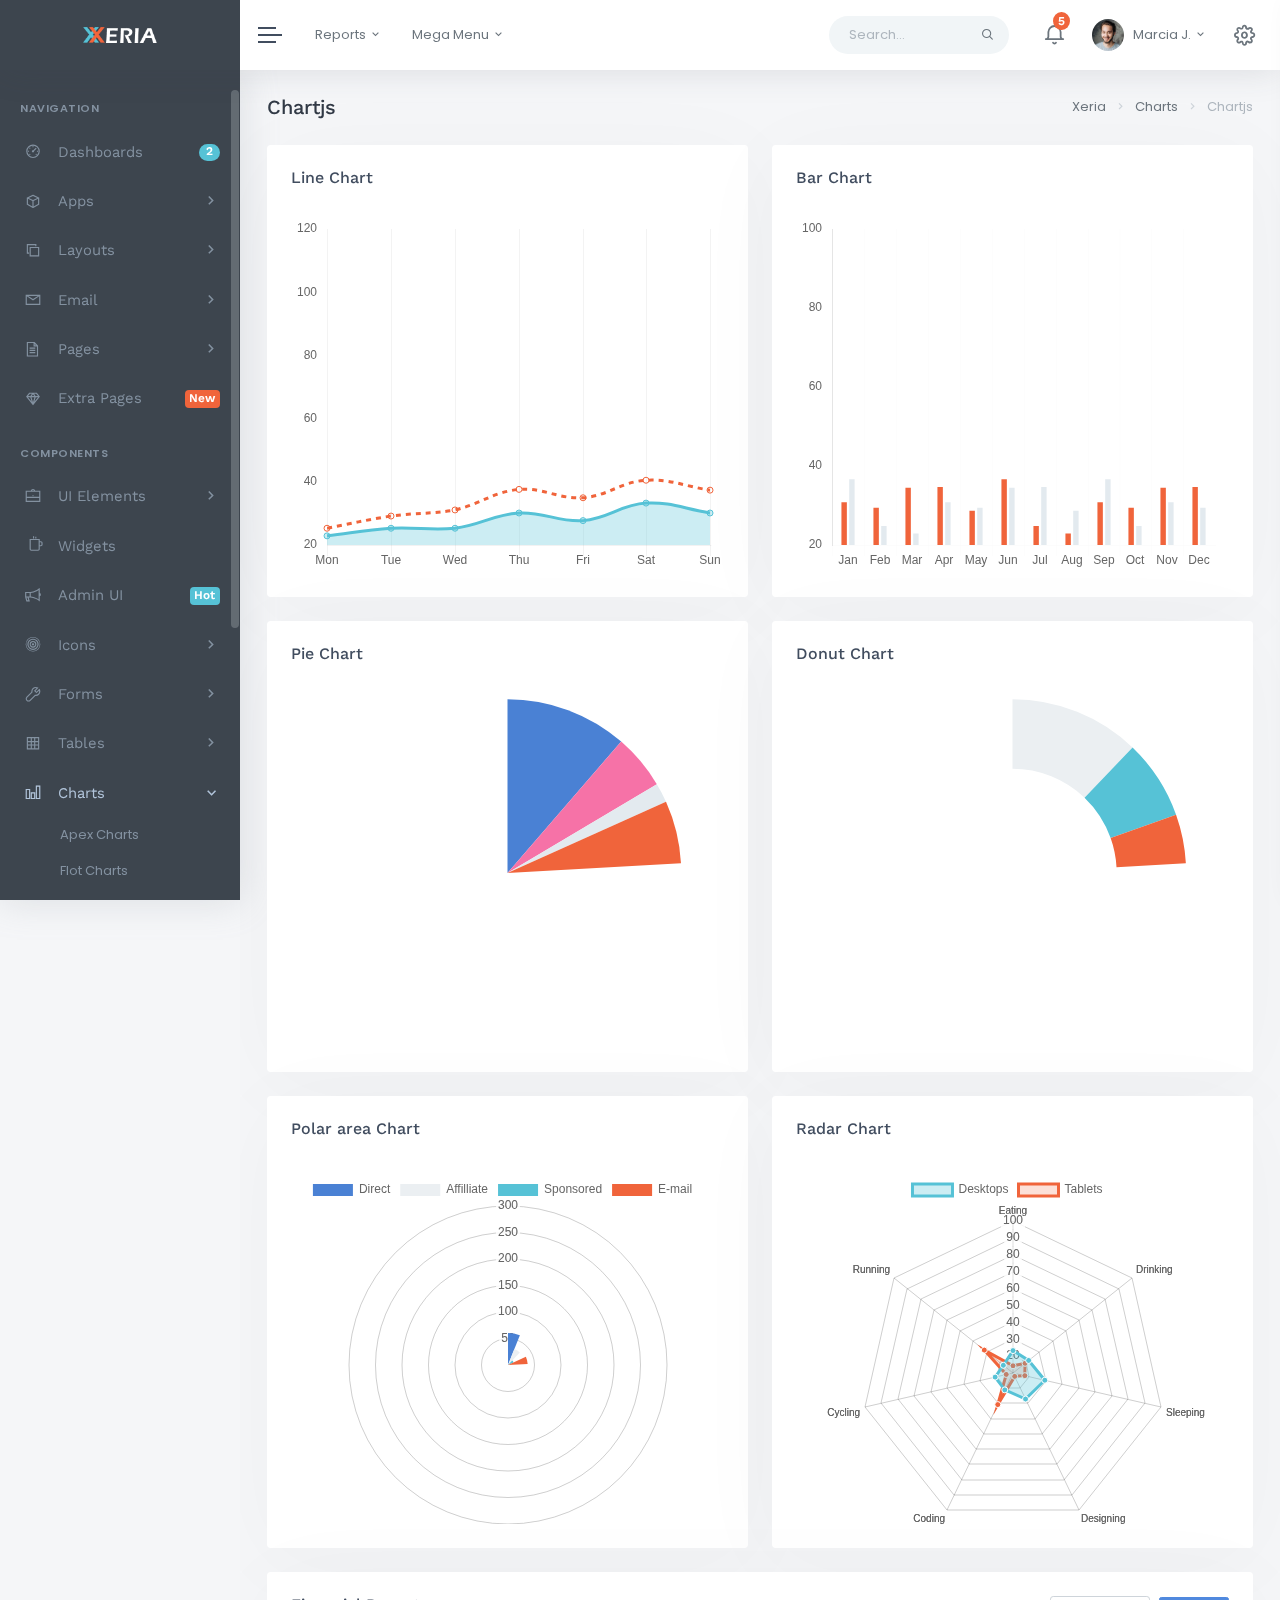
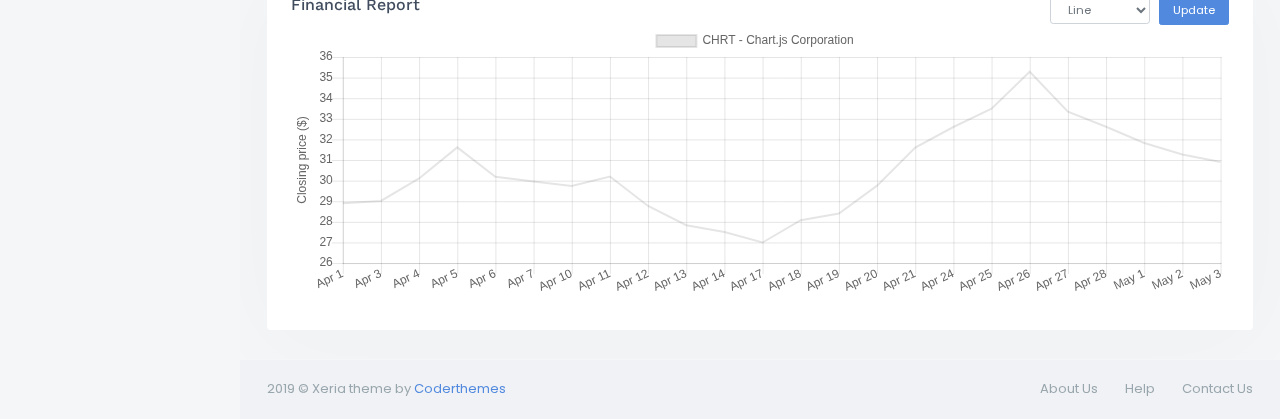
<file: charts-chartjs.html>
<!DOCTYPE html>
<html lang="en">
    <head>
        <meta charset="utf-8" />
        <title>Xeria - Responsive Admin Dashboard Template</title>
        <meta name="viewport" content="width=device-width, initial-scale=1.0">
        <meta content="A fully featured admin theme which can be used to build CRM, CMS, etc." name="description" />
        <meta content="Coderthemes" name="author" />
        <meta http-equiv="X-UA-Compatible" content="IE=edge" />
        <!-- App favicon -->
        <link rel="shortcut icon" href="assets/images/favicon.ico">

        <!-- App css -->
        <link href="assets/css/bootstrap.min.css" rel="stylesheet" type="text/css" />
        <link href="assets/css/icons.min.css" rel="stylesheet" type="text/css" />
        <link href="assets/css/app.min.css" rel="stylesheet" type="text/css" />

    </head>

    <body>

        <!-- Begin page -->
        <div id="wrapper">

            <!-- Topbar Start -->
            <div class="navbar-custom">
                <ul class="list-unstyled topnav-menu float-right mb-0">

                    <li class="d-none d-sm-block">
                        <form class="app-search">
                            <div class="app-search-box">
                                <div class="input-group">
                                    <input type="text" class="form-control" placeholder="Search...">
                                    <div class="input-group-append">
                                        <button class="btn" type="submit">
                                            <i class="fe-search"></i>
                                        </button>
                                    </div>
                                </div>
                            </div>
                        </form>
                    </li>
        
                    <li class="dropdown notification-list">
                        <a class="nav-link dropdown-toggle  waves-effect" data-toggle="dropdown" href="#" role="button" aria-haspopup="false" aria-expanded="false">
                            <i class="fe-bell noti-icon"></i>
                            <span class="badge badge-danger rounded-circle noti-icon-badge">5</span>
                        </a>
                        <div class="dropdown-menu dropdown-menu-right dropdown-lg">

                            <!-- item-->
                            <div class="dropdown-item noti-title">
                                <h5 class="m-0 text-white">
                                    <span class="float-right">
                                        <a href="" class="text-light">
                                            <small>Clear All</small>
                                        </a>
                                    </span>Notification
                                </h5>
                            </div>

                            <div class="slimscroll noti-scroll">

                                <!-- item-->
                                <a href="javascript:void(0);" class="dropdown-item notify-item active">
                                    <div class="notify-icon">
                                        <img src="assets/images/users/user-1.jpg" class="img-fluid rounded-circle" alt="" /> </div>
                                    <p class="notify-details">Cristina Pride</p>
                                    <p class="text-muted mb-0 user-msg">
                                        <small>Hi, How are you? What about our next meeting</small>
                                    </p>
                                </a>

                                <!-- item-->
                                <a href="javascript:void(0);" class="dropdown-item notify-item">
                                    <div class="notify-icon bg-primary">
                                        <i class="mdi mdi-comment-account-outline"></i>
                                    </div>
                                    <p class="notify-details">Caleb Flakelar commented on Admin
                                        <small class="text-muted">1 min ago</small>
                                    </p>
                                </a>

                                <!-- item-->
                                <a href="javascript:void(0);" class="dropdown-item notify-item">
                                    <div class="notify-icon">
                                        <img src="assets/images/users/user-4.jpg" class="img-fluid rounded-circle" alt="" /> </div>
                                    <p class="notify-details">Karen Robinson</p>
                                    <p class="text-muted mb-0 user-msg">
                                        <small>Wow ! this admin looks good and awesome design</small>
                                    </p>
                                </a>

                                <!-- item-->
                                <a href="javascript:void(0);" class="dropdown-item notify-item">
                                    <div class="notify-icon bg-warning">
                                        <i class="mdi mdi-account-plus"></i>
                                    </div>
                                    <p class="notify-details">New user registered.
                                        <small class="text-muted">5 hours ago</small>
                                    </p>
                                </a>

                                <!-- item-->
                                <a href="javascript:void(0);" class="dropdown-item notify-item">
                                    <div class="notify-icon bg-info">
                                        <i class="mdi mdi-comment-account-outline"></i>
                                    </div>
                                    <p class="notify-details">Caleb Flakelar commented on Admin
                                        <small class="text-muted">4 days ago</small>
                                    </p>
                                </a>

                                <!-- item-->
                                <a href="javascript:void(0);" class="dropdown-item notify-item">
                                    <div class="notify-icon bg-secondary">
                                        <i class="mdi mdi-heart"></i>
                                    </div>
                                    <p class="notify-details">Carlos Crouch liked
                                        <b>Admin</b>
                                        <small class="text-muted">13 days ago</small>
                                    </p>
                                </a>
                            </div>

                            <!-- All-->
                            <a href="javascript:void(0);" class="dropdown-item text-center text-primary notify-item notify-all">
                                View all
                                <i class="fi-arrow-right"></i>
                            </a>

                        </div>
                    </li>

                    <li class="dropdown notification-list">
                        <a class="nav-link dropdown-toggle nav-user mr-0 waves-effect" data-toggle="dropdown" href="#" role="button" aria-haspopup="false" aria-expanded="false">
                            <img src="assets/images/users/user-1.jpg" alt="user-image" class="rounded-circle">
                            <span class="pro-user-name ml-1">
                                Marcia J. <i class="mdi mdi-chevron-down"></i> 
                            </span>
                        </a>
                        <div class="dropdown-menu dropdown-menu-right profile-dropdown ">
                            <!-- item-->
                            <div class="dropdown-item noti-title">
                                <h5 class="m-0 text-white">
                                    Welcome !
                                </h5>
                            </div>

                            <!-- item-->
                            <a href="javascript:void(0);" class="dropdown-item notify-item">
                                <i class="fe-user"></i>
                                <span>My Account</span>
                            </a>

                            <!-- item-->
                            <a href="javascript:void(0);" class="dropdown-item notify-item">
                                <i class="fe-settings"></i>
                                <span>Settings</span>
                            </a>

                            <!-- item-->
                            <a href="javascript:void(0);" class="dropdown-item notify-item">
                                <i class="fe-lock"></i>
                                <span>Lock Screen</span>
                            </a>

                            <div class="dropdown-divider"></div>

                            <!-- item-->
                            <a href="javascript:void(0);" class="dropdown-item notify-item">
                                <i class="fe-log-out"></i>
                                <span>Logout</span>
                            </a>

                        </div>
                    </li>

                    <li class="dropdown notification-list">
                        <a href="javascript:void(0);" class="nav-link right-bar-toggle waves-effect">
                            <i class="fe-settings noti-icon"></i>
                        </a>
                    </li>


                </ul>

                <!-- LOGO -->
                <div class="logo-box">
                    <a href="index.html" class="logo text-center">
                        <span class="logo-lg">
                            <img src="assets/images/logo-light.png" alt="" height="16">
                            <!-- <span class="logo-lg-text-light">Xeria</span> -->
                        </span>
                        <span class="logo-sm">
                            <!-- <span class="logo-sm-text-dark">X</span> -->
                            <img src="assets/images/logo-sm.png" alt="" height="18">
                        </span>
                    </a>
                </div>

                <ul class="list-unstyled topnav-menu topnav-menu-left m-0">
                    <li>
                        <button class="button-menu-mobile waves-effect">
                            <span></span>
                            <span></span>
                            <span></span>
                        </button>
                    </li>
        
                    <li class="dropdown d-none d-lg-block">
                        <a class="nav-link dropdown-toggle waves-effect" data-toggle="dropdown" href="#" role="button" aria-haspopup="false" aria-expanded="false">
                            Reports
                            <i class="mdi mdi-chevron-down"></i> 
                        </a>
                        <div class="dropdown-menu">
                            <!-- item-->
                            <a href="javascript:void(0);" class="dropdown-item">
                                Finance Report
                            </a>

                            <!-- item-->
                            <a href="javascript:void(0);" class="dropdown-item">
                                Monthly Report
                            </a>

                            <!-- item-->
                            <a href="javascript:void(0);" class="dropdown-item">
                                Revenue Report
                            </a>

                            <!-- item-->
                            <a href="javascript:void(0);" class="dropdown-item">
                                Settings
                            </a>

                            <!-- item-->
                            <a href="javascript:void(0);" class="dropdown-item">
                                Help & Support
                            </a>

                        </div>
                    </li>

                    <li class="dropdown dropdown-mega d-none d-lg-block">
                        <a class="nav-link dropdown-toggle waves-effect" data-toggle="dropdown" href="#" role="button" aria-haspopup="false" aria-expanded="false">
                            Mega Menu
                            <i class="mdi mdi-chevron-down"></i> 
                        </a>
                        <div class="dropdown-menu dropdown-megamenu">
                            <div class="row">
                                <div class="col-sm-8">
                        
                                    <div class="row">
                                        <div class="col-md-4">
                                            <h5 class="text-dark mt-0">UI Components</h5>
                                            <ul class="list-unstyled megamenu-list mt-2">
                                                <li>
                                                    <a href="javascript:void(0);">Widgets</a>
                                                </li>
                                                <li>
                                                    <a href="javascript:void(0);">Nestable List</a>
                                                </li>
                                                <li>
                                                    <a href="javascript:void(0);">Range Sliders</a>
                                                </li>
                                                <li>
                                                    <a href="javascript:void(0);">Masonry Items</a>
                                                </li>
                                                <li>
                                                    <a href="javascript:void(0);">Sweet Alerts</a>
                                                </li>
                                                <li>
                                                    <a href="javascript:void(0);">Treeview Page</a>
                                                </li>
                                                <li>
                                                    <a href="javascript:void(0);">Tour Page</a>
                                                </li>
                                            </ul>
                                        </div>

                                        <div class="col-md-4">
                                            <h5 class="text-dark mt-0">Applications</h5>
                                            <ul class="list-unstyled megamenu-list mt-2">
                                                <li>
                                                    <a href="javascript:void(0);">Email Pages</a>
                                                </li>
                                                <li>
                                                    <a href="javascript:void(0);">Profile</a>
                                                </li>
                                                <li>
                                                    <a href="javascript:void(0);">Calendar</a>
                                                </li>
                                                <li>
                                                    <a href="javascript:void(0);">Team Contacts</a>
                                                </li>
                                                <li>
                                                    <a href="javascript:void(0);">Maintenance</a>
                                                </li>
                                                <li>
                                                    <a href="javascript:void(0);">Coming Soon Page</a>
                                                </li>
                                            </ul>
                                        </div>

                                        <div class="col-md-4">
                                            <h5 class="text-dark mt-0">Layouts</h5>
                                            <ul class="list-unstyled megamenu-list mt-2">
                                                <li>
                                                    <a href="javascript:void(0);">Small Sidebar</a>
                                                </li>
                                                <li>
                                                    <a href="javascript:void(0);">Light Sidebar</a>
                                                </li>
                                                <li>
                                                    <a href="javascript:void(0);">Dark Topbar</a>
                                                </li>
                                                <li>
                                                    <a href="javascript:void(0);">Preloader</a>
                                                </li>
                                                <li>
                                                    <a href="javascript:void(0);">Sidebar Collapsed</a>
                                                </li>
                                            </ul>
                                        </div>
                                    </div>
                                </div>
                                <div class="col-sm-4">
                                    <div class="text-center mt-3">
                                        <h3 class="text-dark">Launching Discount Sale!</h3>
                                        <p class="font-16">Save up to 55% off.</p>
                                        <button class="btn btn-primary mt-1">Download Now <i class="mdi mdi-arrow-right-bold-outline ml-1"></i></button>
                                    </div>
                                </div>
                            </div>

                        </div>
                    </li>
                </ul>
            </div>
            <!-- end Topbar -->

            <!-- ========== Left Sidebar Start ========== -->
            <div class="left-side-menu">

                <div class="slimscroll-menu">

                    <!--- Sidemenu -->
                    <div id="sidebar-menu">

                        <ul class="metismenu" id="side-menu">

                            <li class="menu-title">Navigation</li>

                            <li>
                                <a href="javascript: void(0);">
                                    <i class="la la-dashboard"></i>
                                    <span class="badge badge-info badge-pill float-right">2</span>
                                    <span> Dashboards </span>
                                </a>
                                <ul class="nav-second-level" aria-expanded="false">
                                    <li>
                                        <a href="index.html">Dashboard 1</a>
                                    </li>
                                    <li>
                                        <a href="dashboard-2.html">Dashboard 2</a>
                                    </li>
                                </ul>
                            </li>

                            <li>
                                <a href="javascript: void(0);">
                                    <i class="la la-cube"></i>
                                    <span> Apps </span>
                                    <span class="menu-arrow"></span>
                                </a>
                                <ul class="nav-second-level" aria-expanded="false">
                                    <li>
                                        <a href="apps-calendar.html">Calendar</a>
                                    </li>
                                    <li>
                                        <a href="apps-contacts.html">Contacts</a>
                                    </li>
                                    <li>
                                        <a href="apps-tickets.html">Tickets</a>
                                    </li>
                                </ul>
                            </li>

                            <li>
                                <a href="javascript: void(0);">
                                    <i class="la la-clone"></i>
                                    <span> Layouts </span>
                                    <span class="menu-arrow"></span>
                                </a>
                                <ul class="nav-second-level" aria-expanded="false">
                                    <li>
                                        <a href="layouts-sidebar-sm.html">Small Sidebar</a>
                                    </li>
                                    <li>
                                        <a href="layouts-light-sidebar.html">Light Sidebar</a>
                                    </li>
                                    <li>
                                        <a href="layouts-dark-topbar.html">Dark Topbar</a>
                                    </li>
                                    <li>
                                        <a href="layouts-preloader.html">Preloader</a>
                                    </li>
                                    <li>
                                        <a href="layouts-sidebar-collapsed.html">Sidebar Collapsed</a>
                                    </li>
                                    <li>
                                        <a href="layouts-boxed.html">Boxed</a>
                                    </li>
                                </ul>
                            </li>
                
                            <li>
                                <a href="javascript: void(0);">
                                    <i class="la la-envelope"></i>
                                    <span> Email </span>
                                    <span class="menu-arrow"></span>
                                </a>
                                <ul class="nav-second-level" aria-expanded="false">
                                    <li>
                                        <a href="email-inbox.html">Inbox</a>
                                    </li>
                                    <li>
                                        <a href="email-read.html">Read Email</a>
                                    </li>
                                    <li>
                                        <a href="email-compose.html">Compose Email</a>
                                    </li>
                                    <li>
                                        <a href="email-templates.html">Email Templates</a>
                                    </li>
                                </ul>
                            </li>

                            <li>
                                <a href="javascript: void(0);">
                                    <i class="la la-file-text-o"></i>
                                    <span> Pages </span>
                                    <span class="menu-arrow"></span>
                                </a>
                                <ul class="nav-second-level" aria-expanded="false">
                                    <li>
                                        <a href="pages-starter.html">Starter</a>
                                    </li>
                                    <li>
                                        <a href="pages-login.html">Log In</a>
                                    </li>
                                    <li>
                                        <a href="pages-register.html">Register</a>
                                    </li>
                                    <li>
                                        <a href="pages-recoverpw.html">Recover Password</a>
                                    </li>
                                    <li>
                                        <a href="pages-lock-screen.html">Lock Screen</a>
                                    </li>
                                    <li>
                                        <a href="pages-logout.html">Logout</a>
                                    </li>
                                    <li>
                                        <a href="pages-confirm-mail.html">Confirm Mail</a>
                                    </li>
                                    <li>
                                        <a href="pages-404.html">Error 404</a>
                                    </li>
                                    <li>
                                        <a href="pages-404-alt.html">Error 404-alt</a>
                                    </li>
                                    <li>
                                        <a href="pages-500.html">Error 500</a>
                                    </li>
                                </ul>
                            </li>

                            <li>
                                <a href="javascript: void(0);">
                                    <i class="la la-diamond"></i>
                                    <span class="badge badge-danger float-right">New</span>
                                    <span> Extra Pages </span>
                                </a>
                                <ul class="nav-second-level" aria-expanded="false">
                                    <li>
                                        <a href="extras-profile.html">Profile</a>
                                    </li>
                                    <li>
                                        <a href="extras-timeline.html">Timeline</a>
                                    </li>
                                    <li>
                                        <a href="extras-invoice.html">Invoice</a>
                                    </li>
                                    <li>
                                        <a href="extras-faqs.html">FAQs</a>
                                    </li>
                                    <li>
                                        <a href="extras-pricing.html">Pricing</a>
                                    </li>
                                    <li>
                                        <a href="extras-maintenance.html">Maintenance</a>
                                    </li>
                                    <li>
                                        <a href="extras-coming-soon.html">Coming Soon</a>
                                    </li>
                                </ul>
                            </li>

                            <li class="menu-title mt-2">Components</li>

                            <li>
                                <a href="javascript: void(0);">
                                    <i class="la la-briefcase"></i>
                                    <span> UI Elements </span>
                                    <span class="menu-arrow"></span>
                                </a>
                                <ul class="nav-second-level" aria-expanded="false">
                                    <li>
                                        <a href="ui-buttons.html">Buttons</a>
                                    </li>
                                    <li>
                                        <a href="ui-cards.html">Cards</a>
                                    </li>
                                    <li>
                                        <a href="ui-tabs-accordions.html">Tabs & Accordions</a>
                                    </li>
                                    <li>
                                        <a href="ui-modals.html">Modals</a>
                                    </li>
                                    <li>
                                        <a href="ui-progress.html">Progress</a>
                                    </li>
                                    <li>
                                        <a href="ui-notifications.html">Notifications</a>
                                    </li>
                                    <li>
                                        <a href="ui-general.html">General UI</a>
                                    </li>
                                    <li>
                                        <a href="ui-typography.html">Typography</a>
                                    </li>
                                    <li>
                                        <a href="ui-grid.html">Grid</a>
                                    </li>
                                </ul>
                            </li>

                            <li>
                                <a href="widgets.html">
                                    <i class="la la-coffee"></i>
                                    <span> Widgets </span>
                                </a>
                            </li>

                            <li>
                                <a href="javascript: void(0);">
                                    <i class="la la-bullhorn"></i>
                                    <span class="badge badge-info float-right">Hot</span>
                                    <span> Admin UI </span>
                                </a>
                                <ul class="nav-second-level" aria-expanded="false">
                                    <li>
                                        <a href="admin-sweet-alert.html">Sweet Alert</a>
                                    </li>
                                    <li>
                                        <a href="admin-nestable.html">Nestable List</a>
                                    </li>
                                    <li>
                                        <a href="admin-range-slider.html">Range Slider</a>
                                    </li>
                                    <li>
                                        <a href="admin-tour.html">Tour Page</a>
                                    </li>
                                    <li>
                                        <a href="admin-lightbox.html">Lightbox</a>
                                    </li>
                                    <li>
                                        <a href="admin-treeview.html">Treeview</a>
                                    </li>
                                </ul>
                            </li>

                            <li>
                                <a href="javascript: void(0);">
                                    <i class="la la-bullseye"></i>
                                    <span> Icons </span>
                                    <span class="menu-arrow"></span>
                                </a>
                                <ul class="nav-second-level" aria-expanded="false">
                                    <li>
                                        <a href="icons-feather.html">Feather Icons</a>
                                    </li>
                                    <li>
                                        <a href="icons-lineawesome.html">Line Awesome</a>
                                    </li>
                                    <li>
                                        <a href="icons-mdi.html">Material Design Icons</a>
                                    </li>
                                    <li>
                                        <a href="icons-font-awesome.html">Font Awesome</a>
                                    </li>
                                    <li>
                                        <a href="icons-simple-line.html">Simple Line</a>
                                    </li>
                                </ul>
                            </li>
                
                            <li>
                                <a href="javascript: void(0);">
                                    <i class="la la-wrench"></i>
                                    <span> Forms </span>
                                    <span class="menu-arrow"></span>
                                </a>
                                <ul class="nav-second-level" aria-expanded="false">
                                    <li>
                                        <a href="forms-elements.html">General Elements</a>
                                    </li>
                                    <li>
                                        <a href="forms-advanced.html">Advanced</a>
                                    </li>
                                    <li>
                                        <a href="forms-validation.html">Validation</a>
                                    </li>
                                    <li>
                                        <a href="forms-pickers.html">Pickers</a>
                                    </li>
                                    <li>
                                        <a href="forms-wizard.html">Wizard</a>
                                    </li>
                                    <li>
                                        <a href="forms-masks.html">Masks</a>
                                    </li>
                                    <li>
                                        <a href="forms-summernote.html">Summernote</a>
                                    </li>
                                    <li>
                                        <a href="forms-quilljs.html">Quilljs Editor</a>
                                    </li>
                                    <li>
                                        <a href="forms-file-uploads.html">File Uploads</a>
                                    </li>
                                </ul>
                            </li>

                            <li>
                                <a href="javascript: void(0);">
                                    <i class="la la-table"></i>
                                    <span> Tables </span>
                                    <span class="menu-arrow"></span>
                                </a>
                                <ul class="nav-second-level" aria-expanded="false">
                                    <li>
                                        <a href="tables-basic.html">Basic Tables</a>
                                    </li>
                                    <li>
                                        <a href="tables-datatables.html">Data Tables</a>
                                    </li>
                                    <li>
                                        <a href="tables-editable.html">Editable Tables</a>
                                    </li>
                                    <li>
                                        <a href="tables-responsive.html">Responsive Tables</a>
                                    </li>
                                    <li>
                                        <a href="tables-tablesaw.html">Tablesaw Tables</a>
                                    </li>
                                </ul>
                            </li>

                            <li>
                                <a href="javascript: void(0);">
                                    <i class="la la-bar-chart"></i>
                                    <span> Charts </span>
                                    <span class="menu-arrow"></span>
                                </a>
                                <ul class="nav-second-level" aria-expanded="false">
                                    <li>
                                        <a href="charts-apex.html">Apex Charts</a>
                                    </li>
                                    <li>
                                        <a href="charts-flot.html">Flot Charts</a>
                                    </li>
                                    <li>
                                        <a href="charts-morris.html">Morris Charts</a>
                                    </li>
                                    <li>
                                        <a href="charts-chartjs.html">Chartjs Charts</a>
                                    </li>
                                    <li>
                                        <a href="charts-bright.html">Bright Charts</a>
                                    </li>
                                    <li>
                                        <a href="charts-chartist.html">Chartist Charts</a>
                                    </li>
                                    <li>
                                        <a href="charts-peity.html">Peity Charts</a>
                                    </li>
                                    <li>
                                        <a href="charts-sparklines.html">Sparklines Charts</a>
                                    </li>
                                    <li>
                                        <a href="charts-knob.html">Jquery Knob Charts</a>
                                    </li>
                                </ul>
                            </li>

                            <li>
                                <a href="javascript: void(0);">
                                    <i class="la la-map"></i>
                                    <span> Maps </span>
                                    <span class="menu-arrow"></span>
                                </a>
                                <ul class="nav-second-level" aria-expanded="false">
                                    <li>
                                        <a href="maps-google.html">Google Maps</a>
                                    </li>
                                    <li>
                                        <a href="maps-vector.html">Vector Maps</a>
                                    </li>
                                    <li>
                                        <a href="maps-mapael.html">Mapael Maps</a>
                                    </li>
                                </ul>
                            </li>

                            <li>
                                <a href="javascript: void(0);">
                                    <i class="la la-plus-square-o"></i>
                                    <span> Multi Level </span>
                                    <span class="menu-arrow"></span>
                                </a>
                                <ul class="nav-second-level nav" aria-expanded="false">
                                    <li>
                                        <a href="javascript: void(0);">Level 1.1</a>
                                    </li>
                                    <li>
                                        <a href="javascript: void(0);" aria-expanded="false">Level 1.2
                                            <span class="menu-arrow"></span>
                                        </a>
                                        <ul class="nav-third-level nav" aria-expanded="false">
                                            <li>
                                                <a href="javascript: void(0);">Level 2.1</a>
                                            </li>
                                            <li>
                                                <a href="javascript: void(0);">Level 2.2</a>
                                            </li>
                                        </ul>
                                    </li>
                                </ul>
                            </li>
                        </ul>

                    </div>
                    <!-- End Sidebar -->

                    <div class="clearfix"></div>

                </div>
                <!-- Sidebar -left -->

            </div>
            <!-- Left Sidebar End -->

            <!-- ============================================================== -->
            <!-- Start Page Content here -->
            <!-- ============================================================== -->

            <div class="content-page">
                <div class="content">

                    <!-- Start Content-->
                    <div class="container-fluid">
                        
                        <!-- start page title -->
                        <div class="row">
                            <div class="col-12">
                                <div class="page-title-box">
                                    <div class="page-title-right">
                                        <ol class="breadcrumb m-0">
                                            <li class="breadcrumb-item"><a href="javascript: void(0);">Xeria</a></li>
                                            <li class="breadcrumb-item"><a href="javascript: void(0);">Charts</a></li>
                                            <li class="breadcrumb-item active">Chartjs</li>
                                        </ol>
                                    </div>
                                    <h4 class="page-title">Chartjs</h4>
                                </div>
                            </div>
                        </div>     
                        <!-- end page title --> 

                        <div class="row">
                            <div class="col-lg-6">
                                <div class="card">
                                    <div class="card-body">
                                        <h4 class="header-title">Line Chart</h4>
                                        <div class="mt-4 chartjs-chart">
                                            <canvas id="line-chart-example" height="350"></canvas>
                                        </div>
                                    </div> <!-- end card-body-->
                                </div> <!-- end card-->
                            </div> <!-- end col -->
                            <div class="col-lg-6">
                                <div class="card">
                                    <div class="card-body">
                                        <h4 class="header-title">Bar Chart</h4>

                                        <div class="mt-4 chartjs-chart">
                                            <canvas id="bar-chart-example" height="350"></canvas>
                                        </div>
                                    </div> <!-- end card-body-->
                                </div> <!-- end card-->
                            </div> <!-- end col -->
                        </div>
                        <!-- end row -->

                        <div class="row">
                            <div class="col-lg-6">
                                <div class="card">
                                    <div class="card-body">
                                        <h4 class="header-title">Pie Chart</h4>

                                        <div class="mt-4 chartjs-chart">
                                            <canvas id="pie-chart-example" height="350" class="mt-4"></canvas>
                                        </div>
    
                                    </div> <!-- end card-body-->
                                </div> <!-- end card-->
                            </div> <!-- end col -->
                            <div class="col-lg-6">
                                <div class="card">
                                    <div class="card-body">
                                        <h4 class="header-title">Donut Chart</h4>
   
                                        <div class="mt-4 chartjs-chart">
                                            <canvas id="donut-chart-example" height="350"></canvas>
                                        </div>
    
                                    </div> <!-- end card-body-->
                                </div> <!-- end card-->
                            </div> <!-- end col -->
                        </div>
                        <!-- end row -->


                        <div class="row">
                            <div class="col-lg-6">
                                <div class="card">
                                    <div class="card-body">
                                        <h4 class="header-title">Polar area Chart</h4>

                                        <div class="mt-4 chartjs-chart">
                                            <canvas id="polar-chart-example" height="350"> </canvas>
                                        </div>
    
                                    </div> <!-- end card-body-->
                                </div> <!-- end card-->
                            </div> <!-- end col -->
                            <div class="col-lg-6">
                                <div class="card">
                                    <div class="card-body">
                                        <h4 class="header-title">Radar Chart</h4>

                                        <div class="mt-4 chartjs-chart">
                                            <canvas id="radar-chart-example" height="350"></canvas>
                                        </div>
                                    </div> <!-- end card-body-->
                                </div> <!-- end card-->
                            </div> <!-- end col -->
                        </div>
                        <!-- end row -->

                        <div class="row">
                            <div class="col-12">
                                <div class="card-box">
                                    <div class="row">
                                        <div class="col-sm-6">
                                            <h4 class="header-title">Financial Report</h4>
                                        </div>
                                        <div class="col-sm-6">
                                            <div class="text-right">
                                                <select id="type" class="form-control form-control-sm d-inline-block" style="max-width: 100px; min-height: 28px;">
                                                    <option value="line">Line</option>
                                                    <option value="bar">Bar</option>
                                                </select>
                                                <button id="update" class="btn btn-sm btn-primary ml-1">Update</button>
                                            </div>
                                        </div> <!-- end col -->
                                    </div> <!-- end row -->
                                    <canvas id="financial-report"></canvas>
                                </div> <!-- end card-box -->
                            </div> <!-- end col -->
                        </div>
                        <!-- end row-->
                        
                    </div> <!-- container -->

                </div> <!-- content -->

                <!-- Footer Start -->
                <footer class="footer">
                    <div class="container-fluid">
                        <div class="row">
                            <div class="col-md-6">
                                2019 &copy; Xeria theme by <a href="">Coderthemes</a> 
                            </div>
                            <div class="col-md-6">
                                <div class="text-md-right footer-links d-none d-sm-block">
                                    <a href="javascript:void(0);">About Us</a>
                                    <a href="javascript:void(0);">Help</a>
                                    <a href="javascript:void(0);">Contact Us</a>
                                </div>
                            </div>
                        </div>
                    </div>
                </footer>
                <!-- end Footer -->

            </div>

            <!-- ============================================================== -->
            <!-- End Page content -->
            <!-- ============================================================== -->


        </div>
        <!-- END wrapper -->

        <!-- Right Sidebar -->
        <div class="right-bar">
            <div class="rightbar-title">
                <a href="javascript:void(0);" class="right-bar-toggle float-right">
                    <i class="mdi mdi-close"></i>
                </a>
                <h5 class="m-0 text-white">Settings</h5>
            </div>
            <div class="slimscroll-menu">
                <!-- User box -->
                <div class="user-box">
                    <div class="user-img">
                        <img src="assets/images/users/user-1.jpg" alt="user-img" title="Mat Helme" class="rounded-circle img-fluid">
                        <a href="javascript:void(0);" class="user-edit"><i class="mdi mdi-pencil"></i></a>
                    </div>
            
                    <h5><a href="javascript: void(0);">Marcia J. Melia</a> </h5>
                    <p class="text-muted mb-0"><small>Product Owner</small></p>
                </div>

                <!-- Settings -->
                <hr class="mt-0" />
                <div class="row">
                    <div class="col-6 text-center">
                        <h4 class="mb-1 mt-0">8,504</h4>
                        <p class="m-0">Balance</p>
                    </div>
                    <div class="col-6 text-center">
                        <h4 class="mb-1 mt-0">8,504</h4>
                        <p class="m-0">Balance</p>
                    </div>
                </div>
                <hr class="mb-0" />

                <div class="p-3">
                    <div class="custom-control custom-switch mb-2">
                        <input type="checkbox" class="custom-control-input" id="customSwitch1" checked>
                        <label class="custom-control-label" for="customSwitch1">Notifications</label>
                    </div>
                    <div class="custom-control custom-switch mb-2">
                        <input type="checkbox" class="custom-control-input" id="customSwitch2">
                        <label class="custom-control-label" for="customSwitch2">API Access</label>
                    </div>
                    <div class="custom-control custom-switch mb-2">
                        <input type="checkbox" class="custom-control-input" id="customSwitch3" checked>
                        <label class="custom-control-label" for="customSwitch3">Auto Updates</label>
                    </div>
                    <div class="custom-control custom-switch mb-2">
                        <input type="checkbox" class="custom-control-input" id="customSwitch4" checked>
                        <label class="custom-control-label" for="customSwitch4">Online Status</label>
                    </div>
                </div>

                <!-- Timeline -->
                <hr class="mt-0" />
                <h5 class="pl-3 pr-3">Messages <span class="float-right badge badge-pill badge-danger">25</span></h5>
                <hr class="mb-0" />
                <div class="p-3">
                    <div class="inbox-widget">
                        <div class="inbox-item">
                            <div class="inbox-item-img"><img src="assets/images/users/user-2.jpg" class="rounded-circle" alt=""></div>
                            <p class="inbox-item-author"><a href="javascript: void(0);" class="text-dark">Tomaslau</a></p>
                            <p class="inbox-item-text">I've finished it! See you so...</p>
                        </div>
                        <div class="inbox-item">
                            <div class="inbox-item-img"><img src="assets/images/users/user-3.jpg" class="rounded-circle" alt=""></div>
                            <p class="inbox-item-author"><a href="javascript: void(0);" class="text-dark">Stillnotdavid</a></p>
                            <p class="inbox-item-text">This theme is awesome!</p>
                        </div>
                        <div class="inbox-item">
                            <div class="inbox-item-img"><img src="assets/images/users/user-4.jpg" class="rounded-circle" alt=""></div>
                            <p class="inbox-item-author"><a href="javascript: void(0);" class="text-dark">Kurafire</a></p>
                            <p class="inbox-item-text">Nice to meet you</p>
                        </div>

                        <div class="inbox-item">
                            <div class="inbox-item-img"><img src="assets/images/users/user-5.jpg" class="rounded-circle" alt=""></div>
                            <p class="inbox-item-author"><a href="javascript: void(0);" class="text-dark">Shahedk</a></p>
                            <p class="inbox-item-text">Hey! there I'm available...</p>
                        </div>
                        <div class="inbox-item">
                            <div class="inbox-item-img"><img src="assets/images/users/user-6.jpg" class="rounded-circle" alt=""></div>
                            <p class="inbox-item-author"><a href="javascript: void(0);" class="text-dark">Adhamdannaway</a></p>
                            <p class="inbox-item-text">This theme is awesome!</p>
                        </div>
                    </div> <!-- end inbox-widget -->
                </div> <!-- end .p-3-->

            </div> <!-- end slimscroll-menu-->
        </div>
        <!-- /Right-bar -->

        <!-- Right bar overlay-->
        <div class="rightbar-overlay"></div>

        <!-- Vendor js -->
        <script src="assets/js/vendor.min.js"></script>

        <!-- Moment js (financial demo only)-->
        <script src="assets/libs/moment/moment.min.js"></script>
        
        <!-- Chart JS -->
        <script src="assets/libs/chart-js/Chart.bundle.min.js"></script>

        <!-- Init js -->
        <script src="assets/js/pages/chartjs.init.js"></script>

        <!-- App js -->
        <script src="assets/js/app.min.js"></script>
        
    </body>
</html>
</file>
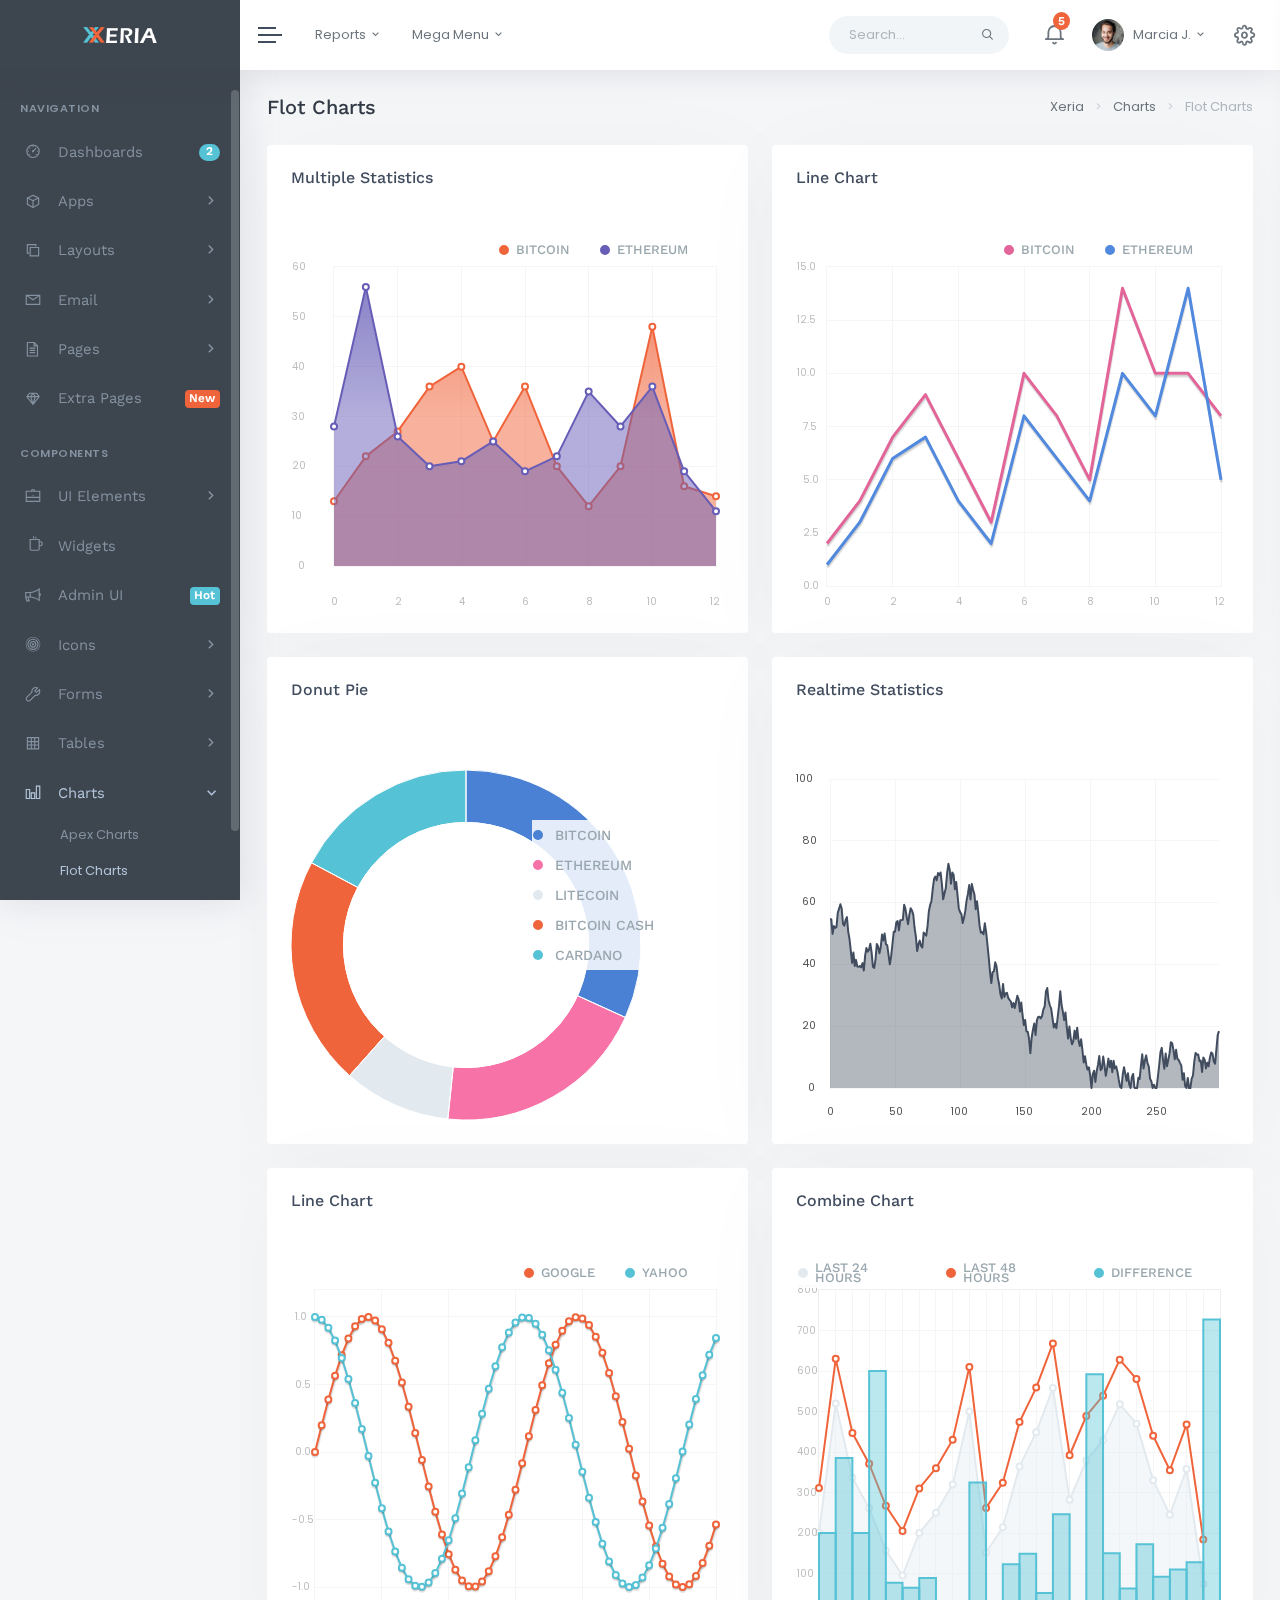
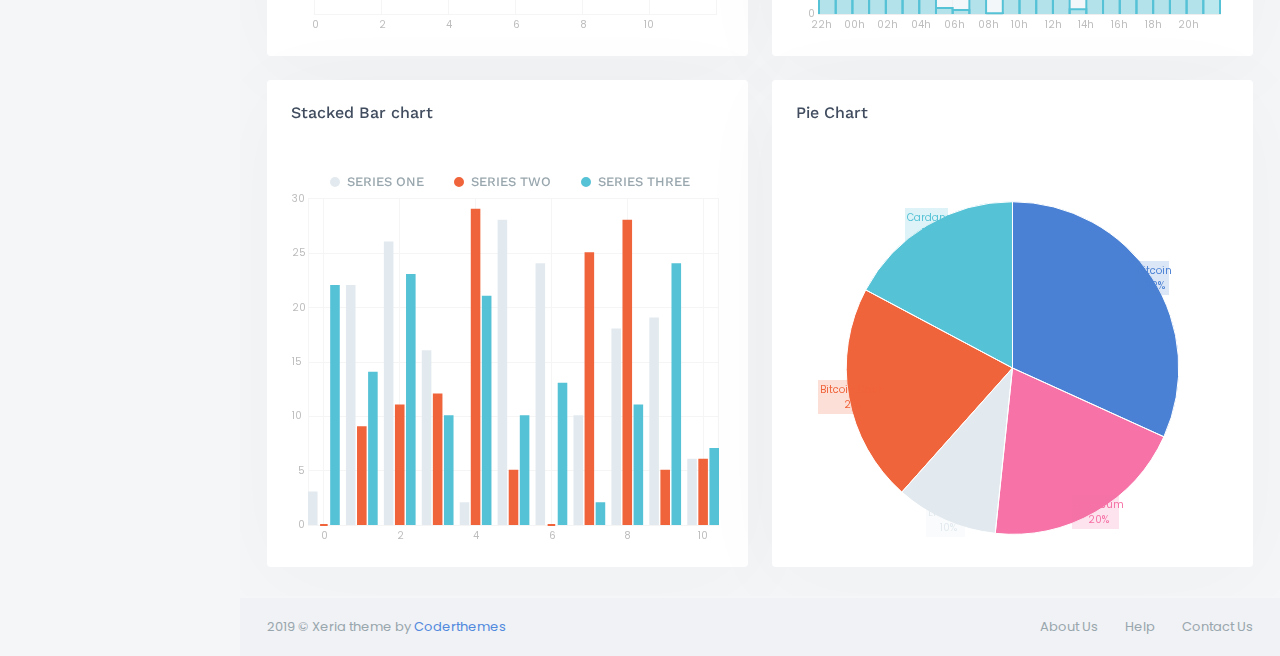
<file: charts-flot.html>
<!DOCTYPE html>
<html lang="en">
    <head>
        <meta charset="utf-8" />
        <title>Xeria - Responsive Admin Dashboard Template</title>
        <meta name="viewport" content="width=device-width, initial-scale=1.0">
        <meta content="A fully featured admin theme which can be used to build CRM, CMS, etc." name="description" />
        <meta content="Coderthemes" name="author" />
        <meta http-equiv="X-UA-Compatible" content="IE=edge" />
        <!-- App favicon -->
        <link rel="shortcut icon" href="assets/images/favicon.ico">

        <!-- App css -->
        <link href="assets/css/bootstrap.min.css" rel="stylesheet" type="text/css" />
        <link href="assets/css/icons.min.css" rel="stylesheet" type="text/css" />
        <link href="assets/css/app.min.css" rel="stylesheet" type="text/css" />

    </head>

    <body>

        <!-- Begin page -->
        <div id="wrapper">

            <!-- Topbar Start -->
            <div class="navbar-custom">
                <ul class="list-unstyled topnav-menu float-right mb-0">

                    <li class="d-none d-sm-block">
                        <form class="app-search">
                            <div class="app-search-box">
                                <div class="input-group">
                                    <input type="text" class="form-control" placeholder="Search...">
                                    <div class="input-group-append">
                                        <button class="btn" type="submit">
                                            <i class="fe-search"></i>
                                        </button>
                                    </div>
                                </div>
                            </div>
                        </form>
                    </li>
        
                    <li class="dropdown notification-list">
                        <a class="nav-link dropdown-toggle  waves-effect" data-toggle="dropdown" href="#" role="button" aria-haspopup="false" aria-expanded="false">
                            <i class="fe-bell noti-icon"></i>
                            <span class="badge badge-danger rounded-circle noti-icon-badge">5</span>
                        </a>
                        <div class="dropdown-menu dropdown-menu-right dropdown-lg">

                            <!-- item-->
                            <div class="dropdown-item noti-title">
                                <h5 class="m-0 text-white">
                                    <span class="float-right">
                                        <a href="" class="text-light">
                                            <small>Clear All</small>
                                        </a>
                                    </span>Notification
                                </h5>
                            </div>

                            <div class="slimscroll noti-scroll">

                                <!-- item-->
                                <a href="javascript:void(0);" class="dropdown-item notify-item active">
                                    <div class="notify-icon">
                                        <img src="assets/images/users/user-1.jpg" class="img-fluid rounded-circle" alt="" /> </div>
                                    <p class="notify-details">Cristina Pride</p>
                                    <p class="text-muted mb-0 user-msg">
                                        <small>Hi, How are you? What about our next meeting</small>
                                    </p>
                                </a>

                                <!-- item-->
                                <a href="javascript:void(0);" class="dropdown-item notify-item">
                                    <div class="notify-icon bg-primary">
                                        <i class="mdi mdi-comment-account-outline"></i>
                                    </div>
                                    <p class="notify-details">Caleb Flakelar commented on Admin
                                        <small class="text-muted">1 min ago</small>
                                    </p>
                                </a>

                                <!-- item-->
                                <a href="javascript:void(0);" class="dropdown-item notify-item">
                                    <div class="notify-icon">
                                        <img src="assets/images/users/user-4.jpg" class="img-fluid rounded-circle" alt="" /> </div>
                                    <p class="notify-details">Karen Robinson</p>
                                    <p class="text-muted mb-0 user-msg">
                                        <small>Wow ! this admin looks good and awesome design</small>
                                    </p>
                                </a>

                                <!-- item-->
                                <a href="javascript:void(0);" class="dropdown-item notify-item">
                                    <div class="notify-icon bg-warning">
                                        <i class="mdi mdi-account-plus"></i>
                                    </div>
                                    <p class="notify-details">New user registered.
                                        <small class="text-muted">5 hours ago</small>
                                    </p>
                                </a>

                                <!-- item-->
                                <a href="javascript:void(0);" class="dropdown-item notify-item">
                                    <div class="notify-icon bg-info">
                                        <i class="mdi mdi-comment-account-outline"></i>
                                    </div>
                                    <p class="notify-details">Caleb Flakelar commented on Admin
                                        <small class="text-muted">4 days ago</small>
                                    </p>
                                </a>

                                <!-- item-->
                                <a href="javascript:void(0);" class="dropdown-item notify-item">
                                    <div class="notify-icon bg-secondary">
                                        <i class="mdi mdi-heart"></i>
                                    </div>
                                    <p class="notify-details">Carlos Crouch liked
                                        <b>Admin</b>
                                        <small class="text-muted">13 days ago</small>
                                    </p>
                                </a>
                            </div>

                            <!-- All-->
                            <a href="javascript:void(0);" class="dropdown-item text-center text-primary notify-item notify-all">
                                View all
                                <i class="fi-arrow-right"></i>
                            </a>

                        </div>
                    </li>

                    <li class="dropdown notification-list">
                        <a class="nav-link dropdown-toggle nav-user mr-0 waves-effect" data-toggle="dropdown" href="#" role="button" aria-haspopup="false" aria-expanded="false">
                            <img src="assets/images/users/user-1.jpg" alt="user-image" class="rounded-circle">
                            <span class="pro-user-name ml-1">
                                Marcia J. <i class="mdi mdi-chevron-down"></i> 
                            </span>
                        </a>
                        <div class="dropdown-menu dropdown-menu-right profile-dropdown ">
                            <!-- item-->
                            <div class="dropdown-item noti-title">
                                <h5 class="m-0 text-white">
                                    Welcome !
                                </h5>
                            </div>

                            <!-- item-->
                            <a href="javascript:void(0);" class="dropdown-item notify-item">
                                <i class="fe-user"></i>
                                <span>My Account</span>
                            </a>

                            <!-- item-->
                            <a href="javascript:void(0);" class="dropdown-item notify-item">
                                <i class="fe-settings"></i>
                                <span>Settings</span>
                            </a>

                            <!-- item-->
                            <a href="javascript:void(0);" class="dropdown-item notify-item">
                                <i class="fe-lock"></i>
                                <span>Lock Screen</span>
                            </a>

                            <div class="dropdown-divider"></div>

                            <!-- item-->
                            <a href="javascript:void(0);" class="dropdown-item notify-item">
                                <i class="fe-log-out"></i>
                                <span>Logout</span>
                            </a>

                        </div>
                    </li>

                    <li class="dropdown notification-list">
                        <a href="javascript:void(0);" class="nav-link right-bar-toggle waves-effect">
                            <i class="fe-settings noti-icon"></i>
                        </a>
                    </li>


                </ul>

                <!-- LOGO -->
                <div class="logo-box">
                    <a href="index.html" class="logo text-center">
                        <span class="logo-lg">
                            <img src="assets/images/logo-light.png" alt="" height="16">
                            <!-- <span class="logo-lg-text-light">Xeria</span> -->
                        </span>
                        <span class="logo-sm">
                            <!-- <span class="logo-sm-text-dark">X</span> -->
                            <img src="assets/images/logo-sm.png" alt="" height="18">
                        </span>
                    </a>
                </div>

                <ul class="list-unstyled topnav-menu topnav-menu-left m-0">
                    <li>
                        <button class="button-menu-mobile waves-effect">
                            <span></span>
                            <span></span>
                            <span></span>
                        </button>
                    </li>
        
                    <li class="dropdown d-none d-lg-block">
                        <a class="nav-link dropdown-toggle waves-effect" data-toggle="dropdown" href="#" role="button" aria-haspopup="false" aria-expanded="false">
                            Reports
                            <i class="mdi mdi-chevron-down"></i> 
                        </a>
                        <div class="dropdown-menu">
                            <!-- item-->
                            <a href="javascript:void(0);" class="dropdown-item">
                                Finance Report
                            </a>

                            <!-- item-->
                            <a href="javascript:void(0);" class="dropdown-item">
                                Monthly Report
                            </a>

                            <!-- item-->
                            <a href="javascript:void(0);" class="dropdown-item">
                                Revenue Report
                            </a>

                            <!-- item-->
                            <a href="javascript:void(0);" class="dropdown-item">
                                Settings
                            </a>

                            <!-- item-->
                            <a href="javascript:void(0);" class="dropdown-item">
                                Help & Support
                            </a>

                        </div>
                    </li>

                    <li class="dropdown dropdown-mega d-none d-lg-block">
                        <a class="nav-link dropdown-toggle waves-effect" data-toggle="dropdown" href="#" role="button" aria-haspopup="false" aria-expanded="false">
                            Mega Menu
                            <i class="mdi mdi-chevron-down"></i> 
                        </a>
                        <div class="dropdown-menu dropdown-megamenu">
                            <div class="row">
                                <div class="col-sm-8">
                        
                                    <div class="row">
                                        <div class="col-md-4">
                                            <h5 class="text-dark mt-0">UI Components</h5>
                                            <ul class="list-unstyled megamenu-list mt-2">
                                                <li>
                                                    <a href="javascript:void(0);">Widgets</a>
                                                </li>
                                                <li>
                                                    <a href="javascript:void(0);">Nestable List</a>
                                                </li>
                                                <li>
                                                    <a href="javascript:void(0);">Range Sliders</a>
                                                </li>
                                                <li>
                                                    <a href="javascript:void(0);">Masonry Items</a>
                                                </li>
                                                <li>
                                                    <a href="javascript:void(0);">Sweet Alerts</a>
                                                </li>
                                                <li>
                                                    <a href="javascript:void(0);">Treeview Page</a>
                                                </li>
                                                <li>
                                                    <a href="javascript:void(0);">Tour Page</a>
                                                </li>
                                            </ul>
                                        </div>

                                        <div class="col-md-4">
                                            <h5 class="text-dark mt-0">Applications</h5>
                                            <ul class="list-unstyled megamenu-list mt-2">
                                                <li>
                                                    <a href="javascript:void(0);">Email Pages</a>
                                                </li>
                                                <li>
                                                    <a href="javascript:void(0);">Profile</a>
                                                </li>
                                                <li>
                                                    <a href="javascript:void(0);">Calendar</a>
                                                </li>
                                                <li>
                                                    <a href="javascript:void(0);">Team Contacts</a>
                                                </li>
                                                <li>
                                                    <a href="javascript:void(0);">Maintenance</a>
                                                </li>
                                                <li>
                                                    <a href="javascript:void(0);">Coming Soon Page</a>
                                                </li>
                                            </ul>
                                        </div>

                                        <div class="col-md-4">
                                            <h5 class="text-dark mt-0">Layouts</h5>
                                            <ul class="list-unstyled megamenu-list mt-2">
                                                <li>
                                                    <a href="javascript:void(0);">Small Sidebar</a>
                                                </li>
                                                <li>
                                                    <a href="javascript:void(0);">Light Sidebar</a>
                                                </li>
                                                <li>
                                                    <a href="javascript:void(0);">Dark Topbar</a>
                                                </li>
                                                <li>
                                                    <a href="javascript:void(0);">Preloader</a>
                                                </li>
                                                <li>
                                                    <a href="javascript:void(0);">Sidebar Collapsed</a>
                                                </li>
                                            </ul>
                                        </div>
                                    </div>
                                </div>
                                <div class="col-sm-4">
                                    <div class="text-center mt-3">
                                        <h3 class="text-dark">Launching Discount Sale!</h3>
                                        <p class="font-16">Save up to 55% off.</p>
                                        <button class="btn btn-primary mt-1">Download Now <i class="mdi mdi-arrow-right-bold-outline ml-1"></i></button>
                                    </div>
                                </div>
                            </div>

                        </div>
                    </li>
                </ul>
            </div>
            <!-- end Topbar -->

            <!-- ========== Left Sidebar Start ========== -->
            <div class="left-side-menu">

                <div class="slimscroll-menu">

                    <!--- Sidemenu -->
                    <div id="sidebar-menu">

                        <ul class="metismenu" id="side-menu">

                            <li class="menu-title">Navigation</li>

                            <li>
                                <a href="javascript: void(0);">
                                    <i class="la la-dashboard"></i>
                                    <span class="badge badge-info badge-pill float-right">2</span>
                                    <span> Dashboards </span>
                                </a>
                                <ul class="nav-second-level" aria-expanded="false">
                                    <li>
                                        <a href="index.html">Dashboard 1</a>
                                    </li>
                                    <li>
                                        <a href="dashboard-2.html">Dashboard 2</a>
                                    </li>
                                </ul>
                            </li>

                            <li>
                                <a href="javascript: void(0);">
                                    <i class="la la-cube"></i>
                                    <span> Apps </span>
                                    <span class="menu-arrow"></span>
                                </a>
                                <ul class="nav-second-level" aria-expanded="false">
                                    <li>
                                        <a href="apps-calendar.html">Calendar</a>
                                    </li>
                                    <li>
                                        <a href="apps-contacts.html">Contacts</a>
                                    </li>
                                    <li>
                                        <a href="apps-tickets.html">Tickets</a>
                                    </li>
                                </ul>
                            </li>

                            <li>
                                <a href="javascript: void(0);">
                                    <i class="la la-clone"></i>
                                    <span> Layouts </span>
                                    <span class="menu-arrow"></span>
                                </a>
                                <ul class="nav-second-level" aria-expanded="false">
                                    <li>
                                        <a href="layouts-sidebar-sm.html">Small Sidebar</a>
                                    </li>
                                    <li>
                                        <a href="layouts-light-sidebar.html">Light Sidebar</a>
                                    </li>
                                    <li>
                                        <a href="layouts-dark-topbar.html">Dark Topbar</a>
                                    </li>
                                    <li>
                                        <a href="layouts-preloader.html">Preloader</a>
                                    </li>
                                    <li>
                                        <a href="layouts-sidebar-collapsed.html">Sidebar Collapsed</a>
                                    </li>
                                    <li>
                                        <a href="layouts-boxed.html">Boxed</a>
                                    </li>
                                </ul>
                            </li>
                
                            <li>
                                <a href="javascript: void(0);">
                                    <i class="la la-envelope"></i>
                                    <span> Email </span>
                                    <span class="menu-arrow"></span>
                                </a>
                                <ul class="nav-second-level" aria-expanded="false">
                                    <li>
                                        <a href="email-inbox.html">Inbox</a>
                                    </li>
                                    <li>
                                        <a href="email-read.html">Read Email</a>
                                    </li>
                                    <li>
                                        <a href="email-compose.html">Compose Email</a>
                                    </li>
                                    <li>
                                        <a href="email-templates.html">Email Templates</a>
                                    </li>
                                </ul>
                            </li>

                            <li>
                                <a href="javascript: void(0);">
                                    <i class="la la-file-text-o"></i>
                                    <span> Pages </span>
                                    <span class="menu-arrow"></span>
                                </a>
                                <ul class="nav-second-level" aria-expanded="false">
                                    <li>
                                        <a href="pages-starter.html">Starter</a>
                                    </li>
                                    <li>
                                        <a href="pages-login.html">Log In</a>
                                    </li>
                                    <li>
                                        <a href="pages-register.html">Register</a>
                                    </li>
                                    <li>
                                        <a href="pages-recoverpw.html">Recover Password</a>
                                    </li>
                                    <li>
                                        <a href="pages-lock-screen.html">Lock Screen</a>
                                    </li>
                                    <li>
                                        <a href="pages-logout.html">Logout</a>
                                    </li>
                                    <li>
                                        <a href="pages-confirm-mail.html">Confirm Mail</a>
                                    </li>
                                    <li>
                                        <a href="pages-404.html">Error 404</a>
                                    </li>
                                    <li>
                                        <a href="pages-404-alt.html">Error 404-alt</a>
                                    </li>
                                    <li>
                                        <a href="pages-500.html">Error 500</a>
                                    </li>
                                </ul>
                            </li>

                            <li>
                                <a href="javascript: void(0);">
                                    <i class="la la-diamond"></i>
                                    <span class="badge badge-danger float-right">New</span>
                                    <span> Extra Pages </span>
                                </a>
                                <ul class="nav-second-level" aria-expanded="false">
                                    <li>
                                        <a href="extras-profile.html">Profile</a>
                                    </li>
                                    <li>
                                        <a href="extras-timeline.html">Timeline</a>
                                    </li>
                                    <li>
                                        <a href="extras-invoice.html">Invoice</a>
                                    </li>
                                    <li>
                                        <a href="extras-faqs.html">FAQs</a>
                                    </li>
                                    <li>
                                        <a href="extras-pricing.html">Pricing</a>
                                    </li>
                                    <li>
                                        <a href="extras-maintenance.html">Maintenance</a>
                                    </li>
                                    <li>
                                        <a href="extras-coming-soon.html">Coming Soon</a>
                                    </li>
                                </ul>
                            </li>

                            <li class="menu-title mt-2">Components</li>

                            <li>
                                <a href="javascript: void(0);">
                                    <i class="la la-briefcase"></i>
                                    <span> UI Elements </span>
                                    <span class="menu-arrow"></span>
                                </a>
                                <ul class="nav-second-level" aria-expanded="false">
                                    <li>
                                        <a href="ui-buttons.html">Buttons</a>
                                    </li>
                                    <li>
                                        <a href="ui-cards.html">Cards</a>
                                    </li>
                                    <li>
                                        <a href="ui-tabs-accordions.html">Tabs & Accordions</a>
                                    </li>
                                    <li>
                                        <a href="ui-modals.html">Modals</a>
                                    </li>
                                    <li>
                                        <a href="ui-progress.html">Progress</a>
                                    </li>
                                    <li>
                                        <a href="ui-notifications.html">Notifications</a>
                                    </li>
                                    <li>
                                        <a href="ui-general.html">General UI</a>
                                    </li>
                                    <li>
                                        <a href="ui-typography.html">Typography</a>
                                    </li>
                                    <li>
                                        <a href="ui-grid.html">Grid</a>
                                    </li>
                                </ul>
                            </li>

                            <li>
                                <a href="widgets.html">
                                    <i class="la la-coffee"></i>
                                    <span> Widgets </span>
                                </a>
                            </li>

                            <li>
                                <a href="javascript: void(0);">
                                    <i class="la la-bullhorn"></i>
                                    <span class="badge badge-info float-right">Hot</span>
                                    <span> Admin UI </span>
                                </a>
                                <ul class="nav-second-level" aria-expanded="false">
                                    <li>
                                        <a href="admin-sweet-alert.html">Sweet Alert</a>
                                    </li>
                                    <li>
                                        <a href="admin-nestable.html">Nestable List</a>
                                    </li>
                                    <li>
                                        <a href="admin-range-slider.html">Range Slider</a>
                                    </li>
                                    <li>
                                        <a href="admin-tour.html">Tour Page</a>
                                    </li>
                                    <li>
                                        <a href="admin-lightbox.html">Lightbox</a>
                                    </li>
                                    <li>
                                        <a href="admin-treeview.html">Treeview</a>
                                    </li>
                                </ul>
                            </li>

                            <li>
                                <a href="javascript: void(0);">
                                    <i class="la la-bullseye"></i>
                                    <span> Icons </span>
                                    <span class="menu-arrow"></span>
                                </a>
                                <ul class="nav-second-level" aria-expanded="false">
                                    <li>
                                        <a href="icons-feather.html">Feather Icons</a>
                                    </li>
                                    <li>
                                        <a href="icons-lineawesome.html">Line Awesome</a>
                                    </li>
                                    <li>
                                        <a href="icons-mdi.html">Material Design Icons</a>
                                    </li>
                                    <li>
                                        <a href="icons-font-awesome.html">Font Awesome</a>
                                    </li>
                                    <li>
                                        <a href="icons-simple-line.html">Simple Line</a>
                                    </li>
                                </ul>
                            </li>
                
                            <li>
                                <a href="javascript: void(0);">
                                    <i class="la la-wrench"></i>
                                    <span> Forms </span>
                                    <span class="menu-arrow"></span>
                                </a>
                                <ul class="nav-second-level" aria-expanded="false">
                                    <li>
                                        <a href="forms-elements.html">General Elements</a>
                                    </li>
                                    <li>
                                        <a href="forms-advanced.html">Advanced</a>
                                    </li>
                                    <li>
                                        <a href="forms-validation.html">Validation</a>
                                    </li>
                                    <li>
                                        <a href="forms-pickers.html">Pickers</a>
                                    </li>
                                    <li>
                                        <a href="forms-wizard.html">Wizard</a>
                                    </li>
                                    <li>
                                        <a href="forms-masks.html">Masks</a>
                                    </li>
                                    <li>
                                        <a href="forms-summernote.html">Summernote</a>
                                    </li>
                                    <li>
                                        <a href="forms-quilljs.html">Quilljs Editor</a>
                                    </li>
                                    <li>
                                        <a href="forms-file-uploads.html">File Uploads</a>
                                    </li>
                                </ul>
                            </li>

                            <li>
                                <a href="javascript: void(0);">
                                    <i class="la la-table"></i>
                                    <span> Tables </span>
                                    <span class="menu-arrow"></span>
                                </a>
                                <ul class="nav-second-level" aria-expanded="false">
                                    <li>
                                        <a href="tables-basic.html">Basic Tables</a>
                                    </li>
                                    <li>
                                        <a href="tables-datatables.html">Data Tables</a>
                                    </li>
                                    <li>
                                        <a href="tables-editable.html">Editable Tables</a>
                                    </li>
                                    <li>
                                        <a href="tables-responsive.html">Responsive Tables</a>
                                    </li>
                                    <li>
                                        <a href="tables-tablesaw.html">Tablesaw Tables</a>
                                    </li>
                                </ul>
                            </li>

                            <li>
                                <a href="javascript: void(0);">
                                    <i class="la la-bar-chart"></i>
                                    <span> Charts </span>
                                    <span class="menu-arrow"></span>
                                </a>
                                <ul class="nav-second-level" aria-expanded="false">
                                    <li>
                                        <a href="charts-apex.html">Apex Charts</a>
                                    </li>
                                    <li>
                                        <a href="charts-flot.html">Flot Charts</a>
                                    </li>
                                    <li>
                                        <a href="charts-morris.html">Morris Charts</a>
                                    </li>
                                    <li>
                                        <a href="charts-chartjs.html">Chartjs Charts</a>
                                    </li>
                                    <li>
                                        <a href="charts-bright.html">Bright Charts</a>
                                    </li>
                                    <li>
                                        <a href="charts-chartist.html">Chartist Charts</a>
                                    </li>
                                    <li>
                                        <a href="charts-peity.html">Peity Charts</a>
                                    </li>
                                    <li>
                                        <a href="charts-sparklines.html">Sparklines Charts</a>
                                    </li>
                                    <li>
                                        <a href="charts-knob.html">Jquery Knob Charts</a>
                                    </li>
                                </ul>
                            </li>

                            <li>
                                <a href="javascript: void(0);">
                                    <i class="la la-map"></i>
                                    <span> Maps </span>
                                    <span class="menu-arrow"></span>
                                </a>
                                <ul class="nav-second-level" aria-expanded="false">
                                    <li>
                                        <a href="maps-google.html">Google Maps</a>
                                    </li>
                                    <li>
                                        <a href="maps-vector.html">Vector Maps</a>
                                    </li>
                                    <li>
                                        <a href="maps-mapael.html">Mapael Maps</a>
                                    </li>
                                </ul>
                            </li>

                            <li>
                                <a href="javascript: void(0);">
                                    <i class="la la-plus-square-o"></i>
                                    <span> Multi Level </span>
                                    <span class="menu-arrow"></span>
                                </a>
                                <ul class="nav-second-level nav" aria-expanded="false">
                                    <li>
                                        <a href="javascript: void(0);">Level 1.1</a>
                                    </li>
                                    <li>
                                        <a href="javascript: void(0);" aria-expanded="false">Level 1.2
                                            <span class="menu-arrow"></span>
                                        </a>
                                        <ul class="nav-third-level nav" aria-expanded="false">
                                            <li>
                                                <a href="javascript: void(0);">Level 2.1</a>
                                            </li>
                                            <li>
                                                <a href="javascript: void(0);">Level 2.2</a>
                                            </li>
                                        </ul>
                                    </li>
                                </ul>
                            </li>
                        </ul>

                    </div>
                    <!-- End Sidebar -->

                    <div class="clearfix"></div>

                </div>
                <!-- Sidebar -left -->

            </div>
            <!-- Left Sidebar End -->

            <!-- ============================================================== -->
            <!-- Start Page Content here -->
            <!-- ============================================================== -->

            <div class="content-page">
                <div class="content">

                    <!-- Start Content-->
                    <div class="container-fluid">
                        
                        <!-- start page title -->
                        <div class="row">
                            <div class="col-12">
                                <div class="page-title-box">
                                    <div class="page-title-right">
                                        <ol class="breadcrumb m-0">
                                            <li class="breadcrumb-item"><a href="javascript: void(0);">Xeria</a></li>
                                            <li class="breadcrumb-item"><a href="javascript: void(0);">Charts</a></li>
                                            <li class="breadcrumb-item active">Flot Charts</li>
                                        </ol>
                                    </div>
                                    <h4 class="page-title">Flot Charts</h4>
                                </div>
                            </div>
                        </div>     
                        <!-- end page title --> 

                        <div class="row">
                            <div class="col-lg-6">
                                <div class="card-box">
                                    <h4 class="header-title">Multiple Statistics</h4>

                                    <div id="website-stats" style="height: 350px;" class="flot-chart mt-5"></div>
                                </div> <!-- end card-box -->
                            </div> <!-- end col -->
                            <div class="col-lg-6">
                                <div class="card-box">
                                    <h4 class="header-title">Line Chart</h4>

                                    <div id="website-stats1" style="height: 350px;" class="flot-chart mt-5"></div>
                                </div>
                            </div> <!-- end col -->
                        </div>
                        <!-- end row -->


                        <div class="row">
                            <div class="col-lg-6">
                                <div class="card-box">
                                    <h4 class="header-title">Donut Pie</h4>

                                    <div id="donut-chart">
                                        <div id="donut-chart-container" class="flot-chart mt-5" style="height: 350px;">
                                        </div>
                                    </div> <!-- end card-box -->
                                </div> <!-- end col -->
                            </div>
                            <div class="col-lg-6">
                                <div class="card-box">
                                    <h4 class="header-title">Realtime Statistics</h4>

                                    <div id="flotRealTime" style="height: 350px;" class="flot-chart mt-5"></div>
                                </div> <!-- end card-box -->
                            </div> <!-- end col -->
                        </div>
                        <!-- end row -->

                        <div class="row">
                            <div class="col-lg-6">
                                <div class="card-box">
                                    <h4 class="header-title">Line Chart</h4>

                                    <div id="line-chart-alt" class="mt-5" style="height:350px;">
                                    </div>
                                </div> <!-- end card-box -->
                            </div> <!-- end col -->
                            <div class="col-lg-6">
                                <div class="card-box">
                                    <h4 class="header-title">Combine Chart</h4>

                                    <div id="combine-chart">
                                        <div id="combine-chart-container" class="flot-chart mt-5" style="height: 350px;">
                                        </div>
                                    </div>
                                </div> <!-- end card-box -->
                            </div> <!-- end col -->
                        </div>
                        <!-- end row -->

                        <div class="row">
                            <div class="col-lg-6">
                                <div class="card-box">
                                    <h4 class="header-title">Stacked Bar chart</h4>

                                    <div id="ordered-bars-chart" style="height: 350px;" class="mt-5"></div>
                                </div> <!-- end card-box -->
                            </div> <!-- end col -->
                            <div class="col-lg-6">
                                <div class="card-box">
                                    <h4 class="header-title">Pie Chart</h4>

                                    <div id="pie-chart">
                                        <div id="pie-chart-container" class="flot-chart mt-5" style="height: 350px;">
                                        </div>
                                    </div>
                                </div> <!-- end card-box -->
                            </div> <!-- end col -->
                        </div>
                        <!-- end row -->
                        
                    </div> <!-- container -->

                </div> <!-- content -->

                <!-- Footer Start -->
                <footer class="footer">
                    <div class="container-fluid">
                        <div class="row">
                            <div class="col-md-6">
                                2019 &copy; Xeria theme by <a href="">Coderthemes</a> 
                            </div>
                            <div class="col-md-6">
                                <div class="text-md-right footer-links d-none d-sm-block">
                                    <a href="javascript:void(0);">About Us</a>
                                    <a href="javascript:void(0);">Help</a>
                                    <a href="javascript:void(0);">Contact Us</a>
                                </div>
                            </div>
                        </div>
                    </div>
                </footer>
                <!-- end Footer -->

            </div>

            <!-- ============================================================== -->
            <!-- End Page content -->
            <!-- ============================================================== -->


        </div>
        <!-- END wrapper -->

        <!-- Right Sidebar -->
        <div class="right-bar">
            <div class="rightbar-title">
                <a href="javascript:void(0);" class="right-bar-toggle float-right">
                    <i class="mdi mdi-close"></i>
                </a>
                <h5 class="m-0 text-white">Settings</h5>
            </div>
            <div class="slimscroll-menu">
                <!-- User box -->
                <div class="user-box">
                    <div class="user-img">
                        <img src="assets/images/users/user-1.jpg" alt="user-img" title="Mat Helme" class="rounded-circle img-fluid">
                        <a href="javascript:void(0);" class="user-edit"><i class="mdi mdi-pencil"></i></a>
                    </div>
            
                    <h5><a href="javascript: void(0);">Marcia J. Melia</a> </h5>
                    <p class="text-muted mb-0"><small>Product Owner</small></p>
                </div>

                <!-- Settings -->
                <hr class="mt-0" />
                <div class="row">
                    <div class="col-6 text-center">
                        <h4 class="mb-1 mt-0">8,504</h4>
                        <p class="m-0">Balance</p>
                    </div>
                    <div class="col-6 text-center">
                        <h4 class="mb-1 mt-0">8,504</h4>
                        <p class="m-0">Balance</p>
                    </div>
                </div>
                <hr class="mb-0" />

                <div class="p-3">
                    <div class="custom-control custom-switch mb-2">
                        <input type="checkbox" class="custom-control-input" id="customSwitch1" checked>
                        <label class="custom-control-label" for="customSwitch1">Notifications</label>
                    </div>
                    <div class="custom-control custom-switch mb-2">
                        <input type="checkbox" class="custom-control-input" id="customSwitch2">
                        <label class="custom-control-label" for="customSwitch2">API Access</label>
                    </div>
                    <div class="custom-control custom-switch mb-2">
                        <input type="checkbox" class="custom-control-input" id="customSwitch3" checked>
                        <label class="custom-control-label" for="customSwitch3">Auto Updates</label>
                    </div>
                    <div class="custom-control custom-switch mb-2">
                        <input type="checkbox" class="custom-control-input" id="customSwitch4" checked>
                        <label class="custom-control-label" for="customSwitch4">Online Status</label>
                    </div>
                </div>

                <!-- Timeline -->
                <hr class="mt-0" />
                <h5 class="pl-3 pr-3">Messages <span class="float-right badge badge-pill badge-danger">25</span></h5>
                <hr class="mb-0" />
                <div class="p-3">
                    <div class="inbox-widget">
                        <div class="inbox-item">
                            <div class="inbox-item-img"><img src="assets/images/users/user-2.jpg" class="rounded-circle" alt=""></div>
                            <p class="inbox-item-author"><a href="javascript: void(0);" class="text-dark">Tomaslau</a></p>
                            <p class="inbox-item-text">I've finished it! See you so...</p>
                        </div>
                        <div class="inbox-item">
                            <div class="inbox-item-img"><img src="assets/images/users/user-3.jpg" class="rounded-circle" alt=""></div>
                            <p class="inbox-item-author"><a href="javascript: void(0);" class="text-dark">Stillnotdavid</a></p>
                            <p class="inbox-item-text">This theme is awesome!</p>
                        </div>
                        <div class="inbox-item">
                            <div class="inbox-item-img"><img src="assets/images/users/user-4.jpg" class="rounded-circle" alt=""></div>
                            <p class="inbox-item-author"><a href="javascript: void(0);" class="text-dark">Kurafire</a></p>
                            <p class="inbox-item-text">Nice to meet you</p>
                        </div>

                        <div class="inbox-item">
                            <div class="inbox-item-img"><img src="assets/images/users/user-5.jpg" class="rounded-circle" alt=""></div>
                            <p class="inbox-item-author"><a href="javascript: void(0);" class="text-dark">Shahedk</a></p>
                            <p class="inbox-item-text">Hey! there I'm available...</p>
                        </div>
                        <div class="inbox-item">
                            <div class="inbox-item-img"><img src="assets/images/users/user-6.jpg" class="rounded-circle" alt=""></div>
                            <p class="inbox-item-author"><a href="javascript: void(0);" class="text-dark">Adhamdannaway</a></p>
                            <p class="inbox-item-text">This theme is awesome!</p>
                        </div>
                    </div> <!-- end inbox-widget -->
                </div> <!-- end .p-3-->

            </div> <!-- end slimscroll-menu-->
        </div>
        <!-- /Right-bar -->

        <!-- Right bar overlay-->
        <div class="rightbar-overlay"></div>

        <!-- Vendor js -->
        <script src="assets/js/vendor.min.js"></script>

        <!-- Flot js-->
        <script src="assets/libs/flot-charts/jquery.flot.js"></script>
        <script src="assets/libs/flot-charts/jquery.flot.time.js"></script>
        <script src="assets/libs/flot-charts/jquery.flot.tooltip.min.js"></script>
        <script src="assets/libs/flot-charts/jquery.flot.resize.js"></script>
        <script src="assets/libs/flot-charts/jquery.flot.pie.js"></script>
        <script src="assets/libs/flot-charts/jquery.flot.selection.js"></script>
        <script src="assets/libs/flot-charts/jquery.flot.stack.js"></script>
        <script src="assets/libs/flot-charts/jquery.flot.orderBars.js"></script>
        <script src="assets/libs/flot-charts/jquery.flot.crosshair.js"></script>

        <!-- init js -->
        <script src="assets/js/pages/flot.init.js"></script>

        <!-- App js -->
        <script src="assets/js/app.min.js"></script>
        
    </body>
</html>
</file>
<file: assets/libs/treeview/style.css>
/* jsTree default theme */
.jstree-node,
.jstree-children,
.jstree-container-ul {
  display: block;
  margin: 0;
  padding: 0;
  list-style-type: none;
  list-style-image: none;
}
.jstree-node {
  white-space: nowrap;
}
.jstree-anchor {
  display: inline-block;
  color: black;
  white-space: nowrap;
  padding: 0 4px 0 1px;
  margin: 0;
  vertical-align: top;
}
.jstree-anchor:focus {
  outline: 0;
}
.jstree-anchor,
.jstree-anchor:link,
.jstree-anchor:visited,
.jstree-anchor:hover,
.jstree-anchor:active {
  text-decoration: none;
  color: inherit;
}
.jstree-icon {
  display: inline-block;
  text-decoration: none;
  margin: 0;
  padding: 0;
  vertical-align: top;
  text-align: center;
}
.jstree-icon:empty {
  display: inline-block;
  text-decoration: none;
  margin: 0;
  padding: 0;
  vertical-align: top;
  text-align: center;
}
.jstree-ocl {
  cursor: pointer;
}
.jstree-leaf > .jstree-ocl {
  cursor: default;
}
.jstree .jstree-open > .jstree-children {
  display: block;
}
.jstree .jstree-closed > .jstree-children,
.jstree .jstree-leaf > .jstree-children {
  display: none;
}
.jstree-anchor > .jstree-themeicon {
  margin-right: 2px;
}
.jstree-no-icons .jstree-themeicon,
.jstree-anchor > .jstree-themeicon-hidden {
  display: none;
}
.jstree-hidden,
.jstree-node.jstree-hidden {
  display: none;
}
.jstree-rtl .jstree-anchor {
  padding: 0 1px 0 4px;
}
.jstree-rtl .jstree-anchor > .jstree-themeicon {
  margin-left: 2px;
  margin-right: 0;
}
.jstree-rtl .jstree-node {
  margin-left: 0;
}
.jstree-rtl .jstree-container-ul > .jstree-node {
  margin-right: 0;
}
.jstree-wholerow-ul {
  position: relative;
  display: inline-block;
  min-width: 100%;
}
.jstree-wholerow-ul .jstree-leaf > .jstree-ocl {
  cursor: pointer;
}
.jstree-wholerow-ul .jstree-anchor,
.jstree-wholerow-ul .jstree-icon {
  position: relative;
}
.jstree-wholerow-ul .jstree-wholerow {
  width: 100%;
  cursor: pointer;
  position: absolute;
  left: 0;
  -webkit-user-select: none;
  -moz-user-select: none;
  -ms-user-select: none;
  user-select: none;
}
.jstree-contextmenu .jstree-anchor {
  -webkit-user-select: none;
  /* disable selection/Copy of UIWebView */
  -webkit-touch-callout: none;
  /* disable the IOS popup when long-press on a link */
}
.vakata-context {
  display: none;
}
.vakata-context,
.vakata-context ul {
  margin: 0;
  padding: 2px;
  position: absolute;
  background: #f5f5f5;
  border: 1px solid #979797;
  box-shadow: 2px 2px 2px #999999;
}
.vakata-context ul {
  list-style: none;
  left: 100%;
  margin-top: -2.7em;
  margin-left: -4px;
}
.vakata-context .vakata-context-right ul {
  left: auto;
  right: 100%;
  margin-left: auto;
  margin-right: -4px;
}
.vakata-context li {
  list-style: none;
}
.vakata-context li > a {
  display: block;
  padding: 0 2em 0 2em;
  text-decoration: none;
  width: auto;
  color: black;
  white-space: nowrap;
  line-height: 2.4em;
  text-shadow: 1px 1px 0 white;
  border-radius: 1px;
}
.vakata-context li > a:hover {
  position: relative;
  background-color: #e8eff7;
  box-shadow: 0 0 2px #0a6aa1;
}
.vakata-context li > a.vakata-context-parent {
  background-image: url("[data-uri]");
  background-position: right center;
  background-repeat: no-repeat;
}
.vakata-context li > a:focus {
  outline: 0;
}
.vakata-context .vakata-context-hover > a {
  position: relative;
  background-color: #e8eff7;
  box-shadow: 0 0 2px #0a6aa1;
}
.vakata-context .vakata-context-separator > a,
.vakata-context .vakata-context-separator > a:hover {
  background: white;
  border: 0;
  border-top: 1px solid #e2e3e3;
  height: 1px;
  min-height: 1px;
  max-height: 1px;
  padding: 0;
  margin: 0 0 0 2.4em;
  border-left: 1px solid #e0e0e0;
  text-shadow: 0 0 0 transparent;
  box-shadow: 0 0 0 transparent;
  border-radius: 0;
}
.vakata-context .vakata-contextmenu-disabled a,
.vakata-context .vakata-contextmenu-disabled a:hover {
  color: silver;
  background-color: transparent;
  border: 0;
  box-shadow: 0 0 0;
}
.vakata-context .vakata-contextmenu-disabled > a > i {
  filter: grayscale(100%);
}
.vakata-context li > a > i {
  text-decoration: none;
  display: inline-block;
  width: 2.4em;
  height: 2.4em;
  background: transparent;
  margin: 0 0 0 -2em;
  vertical-align: top;
  text-align: center;
  line-height: 2.4em;
}
.vakata-context li > a > i:empty {
  width: 2.4em;
  line-height: 2.4em;
}
.vakata-context li > a .vakata-contextmenu-sep {
  display: inline-block;
  width: 1px;
  height: 2.4em;
  background: white;
  margin: 0 0.5em 0 0;
  border-left: 1px solid #e2e3e3;
}
.vakata-context .vakata-contextmenu-shortcut {
  font-size: 0.8em;
  color: silver;
  opacity: 0.5;
  display: none;
}
.vakata-context-rtl ul {
  left: auto;
  right: 100%;
  margin-left: auto;
  margin-right: -4px;
}
.vakata-context-rtl li > a.vakata-context-parent {
  background-image: url("[data-uri]");
  background-position: left center;
  background-repeat: no-repeat;
}
.vakata-context-rtl .vakata-context-separator > a {
  margin: 0 2.4em 0 0;
  border-left: 0;
  border-right: 1px solid #e2e3e3;
}
.vakata-context-rtl .vakata-context-left ul {
  right: auto;
  left: 100%;
  margin-left: -4px;
  margin-right: auto;
}
.vakata-context-rtl li > a > i {
  margin: 0 -2em 0 0;
}
.vakata-context-rtl li > a .vakata-contextmenu-sep {
  margin: 0 0 0 0.5em;
  border-left-color: white;
  background: #e2e3e3;
}
#jstree-marker {
  position: absolute;
  top: 0;
  left: 0;
  margin: -5px 0 0 0;
  padding: 0;
  border-right: 0;
  border-top: 5px solid transparent;
  border-bottom: 5px solid transparent;
  border-left: 5px solid;
  width: 0;
  height: 0;
  font-size: 0;
  line-height: 0;
}
#jstree-dnd {
  line-height: 16px;
  margin: 0;
  padding: 4px;
}
#jstree-dnd .jstree-icon,
#jstree-dnd .jstree-copy {
  display: inline-block;
  text-decoration: none;
  margin: 0 2px 0 0;
  padding: 0;
  width: 16px;
  height: 16px;
}
#jstree-dnd .jstree-ok {
  background: green;
}
#jstree-dnd .jstree-er {
  background: red;
}
#jstree-dnd .jstree-copy {
  margin: 0 2px 0 2px;
}
.jstree-default .jstree-node,
.jstree-default .jstree-icon {
  background-repeat: no-repeat;
  background-color: transparent;
}
.jstree-default .jstree-anchor,
.jstree-default .jstree-animated,
.jstree-default .jstree-wholerow {
  transition: background-color 0.15s, box-shadow 0.15s;
}
.jstree-default .jstree-hovered {
  background: #e7f4f9;
  border-radius: 2px;
  box-shadow: inset 0 0 1px #cccccc;
}
.jstree-default .jstree-context {
  background: #e7f4f9;
  border-radius: 2px;
  box-shadow: inset 0 0 1px #cccccc;
}
.jstree-default .jstree-clicked {
  background: #beebff;
  border-radius: 2px;
  box-shadow: inset 0 0 1px #999999;
}
.jstree-default .jstree-no-icons .jstree-anchor > .jstree-themeicon {
  display: none;
}
.jstree-default .jstree-disabled {
  background: transparent;
  color: #666666;
}
.jstree-default .jstree-disabled.jstree-hovered {
  background: transparent;
  box-shadow: none;
}
.jstree-default .jstree-disabled.jstree-clicked {
  background: #efefef;
}
.jstree-default .jstree-disabled > .jstree-icon {
  opacity: 0.8;
  filter: url("data:image/svg+xml;utf8,<svg xmlns=\'http://www.w3.org/2000/svg\'><filter id=\'jstree-grayscale\'><feColorMatrix type=\'matrix\' values=\'0.3333 0.3333 0.3333 0 0 0.3333 0.3333 0.3333 0 0 0.3333 0.3333 0.3333 0 0 0 0 0 1 0\'/></filter></svg>#jstree-grayscale");
  /* Firefox 10+ */
  filter: gray;
  /* IE6-9 */
  -webkit-filter: grayscale(100%);
  /* Chrome 19+ & Safari 6+ */
}
.jstree-default .jstree-search {
  font-style: italic;
  color: #8b0000;
  font-weight: bold;
}
.jstree-default .jstree-no-checkboxes .jstree-checkbox {
  display: none !important;
}
.jstree-default.jstree-checkbox-no-clicked .jstree-clicked {
  background: transparent;
  box-shadow: none;
}
.jstree-default.jstree-checkbox-no-clicked .jstree-clicked.jstree-hovered {
  background: #e7f4f9;
}
.jstree-default.jstree-checkbox-no-clicked > .jstree-wholerow-ul .jstree-wholerow-clicked {
  background: transparent;
}
.jstree-default.jstree-checkbox-no-clicked > .jstree-wholerow-ul .jstree-wholerow-clicked.jstree-wholerow-hovered {
  background: #e7f4f9;
}
.jstree-default > .jstree-striped {
  min-width: 100%;
  display: inline-block;
  background: url("[data-uri]") left top repeat;
}
.jstree-default > .jstree-wholerow-ul .jstree-hovered,
.jstree-default > .jstree-wholerow-ul .jstree-clicked {
  background: transparent;
  box-shadow: none;
  border-radius: 0;
}
.jstree-default .jstree-wholerow {
  -moz-box-sizing: border-box;
  -webkit-box-sizing: border-box;
  box-sizing: border-box;
}
.jstree-default .jstree-wholerow-hovered {
  background: #e7f4f9;
}
.jstree-default .jstree-wholerow-clicked {
  background: #beebff;
  background: -webkit-linear-gradient(top, #beebff 0%, #a8e4ff 100%);
  background: linear-gradient(to bottom, #beebff 0%, #a8e4ff 100%);
}
.jstree-default .jstree-node {
  min-height: 24px;
  line-height: 24px;
  margin-left: 24px;
  min-width: 24px;
}
.jstree-default .jstree-anchor {
  line-height: 24px;
  height: 24px;
}
.jstree-default .jstree-icon {
  width: 24px;
  height: 24px;
  line-height: 24px;
}
.jstree-default .jstree-icon:empty {
  width: 24px;
  height: 24px;
  line-height: 24px;
}
.jstree-default.jstree-rtl .jstree-node {
  margin-right: 24px;
}
.jstree-default .jstree-wholerow {
  height: 24px;
}
.jstree-default .jstree-node,
.jstree-default .jstree-icon {
  background-image: url("32px.png");
}
.jstree-default .jstree-node {
  background-position: -292px -4px;
  background-repeat: repeat-y;
}
.jstree-default .jstree-last {
  background: transparent;
}
.jstree-default .jstree-open > .jstree-ocl {
  background-position: -132px -4px;
}
.jstree-default .jstree-closed > .jstree-ocl {
  background-position: -100px -4px;
}
.jstree-default .jstree-leaf > .jstree-ocl {
  background-position: -68px -4px;
}
.jstree-default .jstree-themeicon {
  background-position: -260px -4px;
}
.jstree-default > .jstree-no-dots .jstree-node,
.jstree-default > .jstree-no-dots .jstree-leaf > .jstree-ocl {
  background: transparent;
}
.jstree-default > .jstree-no-dots .jstree-open > .jstree-ocl {
  background-position: -36px -4px;
}
.jstree-default > .jstree-no-dots .jstree-closed > .jstree-ocl {
  background-position: -4px -4px;
}
.jstree-default .jstree-disabled {
  background: transparent;
}
.jstree-default .jstree-disabled.jstree-hovered {
  background: transparent;
}
.jstree-default .jstree-disabled.jstree-clicked {
  background: #efefef;
}
.jstree-default .jstree-checkbox {
  background-position: -164px -4px;
}
.jstree-default .jstree-checkbox:hover {
  background-position: -164px -36px;
}
.jstree-default.jstree-checkbox-selection .jstree-clicked > .jstree-checkbox,
.jstree-default .jstree-checked > .jstree-checkbox {
  background-position: -228px -4px;
}
.jstree-default.jstree-checkbox-selection .jstree-clicked > .jstree-checkbox:hover,
.jstree-default .jstree-checked > .jstree-checkbox:hover {
  background-position: -228px -36px;
}
.jstree-default .jstree-anchor > .jstree-undetermined {
  background-position: -196px -4px;
}
.jstree-default .jstree-anchor > .jstree-undetermined:hover {
  background-position: -196px -36px;
}
.jstree-default .jstree-checkbox-disabled {
  opacity: 0.8;
  filter: url("data:image/svg+xml;utf8,<svg xmlns=\'http://www.w3.org/2000/svg\'><filter id=\'jstree-grayscale\'><feColorMatrix type=\'matrix\' values=\'0.3333 0.3333 0.3333 0 0 0.3333 0.3333 0.3333 0 0 0.3333 0.3333 0.3333 0 0 0 0 0 1 0\'/></filter></svg>#jstree-grayscale");
  /* Firefox 10+ */
  filter: gray;
  /* IE6-9 */
  -webkit-filter: grayscale(100%);
  /* Chrome 19+ & Safari 6+ */
}
.jstree-default > .jstree-striped {
  background-size: auto 48px;
}
.jstree-default.jstree-rtl .jstree-node {
  background-image: url("[data-uri]");
  background-position: 100% 1px;
  background-repeat: repeat-y;
}
.jstree-default.jstree-rtl .jstree-last {
  background: transparent;
}
.jstree-default.jstree-rtl .jstree-open > .jstree-ocl {
  background-position: -132px -36px;
}
.jstree-default.jstree-rtl .jstree-closed > .jstree-ocl {
  background-position: -100px -36px;
}
.jstree-default.jstree-rtl .jstree-leaf > .jstree-ocl {
  background-position: -68px -36px;
}
.jstree-default.jstree-rtl > .jstree-no-dots .jstree-node,
.jstree-default.jstree-rtl > .jstree-no-dots .jstree-leaf > .jstree-ocl {
  background: transparent;
}
.jstree-default.jstree-rtl > .jstree-no-dots .jstree-open > .jstree-ocl {
  background-position: -36px -36px;
}
.jstree-default.jstree-rtl > .jstree-no-dots .jstree-closed > .jstree-ocl {
  background-position: -4px -36px;
}
.jstree-default .jstree-themeicon-custom {
  background-color: transparent;
  background-image: none;
  background-position: 0 0;
}
.jstree-default > .jstree-container-ul .jstree-loading > .jstree-ocl {
  background: url("throbber.gif") center center no-repeat;
}
.jstree-default .jstree-file {
  background: url("32px.png") -100px -68px no-repeat;
}
.jstree-default .jstree-folder {
  background: url("32px.png") -260px -4px no-repeat;
}
.jstree-default > .jstree-container-ul > .jstree-node {
  margin-left: 0;
  margin-right: 0;
}
#jstree-dnd.jstree-default {
  line-height: 24px;
  padding: 0 4px;
}
#jstree-dnd.jstree-default .jstree-ok,
#jstree-dnd.jstree-default .jstree-er {
  background-image: url("32px.png");
  background-repeat: no-repeat;
  background-color: transparent;
}
#jstree-dnd.jstree-default i {
  background: transparent;
  width: 24px;
  height: 24px;
  line-height: 24px;
}
#jstree-dnd.jstree-default .jstree-ok {
  background-position: -4px -68px;
}
#jstree-dnd.jstree-default .jstree-er {
  background-position: -36px -68px;
}
.jstree-default .jstree-ellipsis {
  overflow: hidden;
}
.jstree-default .jstree-ellipsis .jstree-anchor {
  width: calc(100% - 29px);
  text-overflow: ellipsis;
  overflow: hidden;
}
.jstree-default.jstree-rtl .jstree-node {
  background-image: url("[data-uri]");
}
.jstree-default.jstree-rtl .jstree-last {
  background: transparent;
}
.jstree-default-small .jstree-node {
  min-height: 18px;
  line-height: 18px;
  margin-left: 18px;
  min-width: 18px;
}
.jstree-default-small .jstree-anchor {
  line-height: 18px;
  height: 18px;
}
.jstree-default-small .jstree-icon {
  width: 18px;
  height: 18px;
  line-height: 18px;
}
.jstree-default-small .jstree-icon:empty {
  width: 18px;
  height: 18px;
  line-height: 18px;
}
.jstree-default-small.jstree-rtl .jstree-node {
  margin-right: 18px;
}
.jstree-default-small .jstree-wholerow {
  height: 18px;
}
.jstree-default-small .jstree-node,
.jstree-default-small .jstree-icon {
  background-image: url("32px.png");
}
.jstree-default-small .jstree-node {
  background-position: -295px -7px;
  background-repeat: repeat-y;
}
.jstree-default-small .jstree-last {
  background: transparent;
}
.jstree-default-small .jstree-open > .jstree-ocl {
  background-position: -135px -7px;
}
.jstree-default-small .jstree-closed > .jstree-ocl {
  background-position: -103px -7px;
}
.jstree-default-small .jstree-leaf > .jstree-ocl {
  background-position: -71px -7px;
}
.jstree-default-small .jstree-themeicon {
  background-position: -263px -7px;
}
.jstree-default-small > .jstree-no-dots .jstree-node,
.jstree-default-small > .jstree-no-dots .jstree-leaf > .jstree-ocl {
  background: transparent;
}
.jstree-default-small > .jstree-no-dots .jstree-open > .jstree-ocl {
  background-position: -39px -7px;
}
.jstree-default-small > .jstree-no-dots .jstree-closed > .jstree-ocl {
  background-position: -7px -7px;
}
.jstree-default-small .jstree-disabled {
  background: transparent;
}
.jstree-default-small .jstree-disabled.jstree-hovered {
  background: transparent;
}
.jstree-default-small .jstree-disabled.jstree-clicked {
  background: #efefef;
}
.jstree-default-small .jstree-checkbox {
  background-position: -167px -7px;
}
.jstree-default-small .jstree-checkbox:hover {
  background-position: -167px -39px;
}
.jstree-default-small.jstree-checkbox-selection .jstree-clicked > .jstree-checkbox,
.jstree-default-small .jstree-checked > .jstree-checkbox {
  background-position: -231px -7px;
}
.jstree-default-small.jstree-checkbox-selection .jstree-clicked > .jstree-checkbox:hover,
.jstree-default-small .jstree-checked > .jstree-checkbox:hover {
  background-position: -231px -39px;
}
.jstree-default-small .jstree-anchor > .jstree-undetermined {
  background-position: -199px -7px;
}
.jstree-default-small .jstree-anchor > .jstree-undetermined:hover {
  background-position: -199px -39px;
}
.jstree-default-small .jstree-checkbox-disabled {
  opacity: 0.8;
  filter: url("data:image/svg+xml;utf8,<svg xmlns=\'http://www.w3.org/2000/svg\'><filter id=\'jstree-grayscale\'><feColorMatrix type=\'matrix\' values=\'0.3333 0.3333 0.3333 0 0 0.3333 0.3333 0.3333 0 0 0.3333 0.3333 0.3333 0 0 0 0 0 1 0\'/></filter></svg>#jstree-grayscale");
  /* Firefox 10+ */
  filter: gray;
  /* IE6-9 */
  -webkit-filter: grayscale(100%);
  /* Chrome 19+ & Safari 6+ */
}
.jstree-default-small > .jstree-striped {
  background-size: auto 36px;
}
.jstree-default-small.jstree-rtl .jstree-node {
  background-image: url("[data-uri]");
  background-position: 100% 1px;
  background-repeat: repeat-y;
}
.jstree-default-small.jstree-rtl .jstree-last {
  background: transparent;
}
.jstree-default-small.jstree-rtl .jstree-open > .jstree-ocl {
  background-position: -135px -39px;
}
.jstree-default-small.jstree-rtl .jstree-closed > .jstree-ocl {
  background-position: -103px -39px;
}
.jstree-default-small.jstree-rtl .jstree-leaf > .jstree-ocl {
  background-position: -71px -39px;
}
.jstree-default-small.jstree-rtl > .jstree-no-dots .jstree-node,
.jstree-default-small.jstree-rtl > .jstree-no-dots .jstree-leaf > .jstree-ocl {
  background: transparent;
}
.jstree-default-small.jstree-rtl > .jstree-no-dots .jstree-open > .jstree-ocl {
  background-position: -39px -39px;
}
.jstree-default-small.jstree-rtl > .jstree-no-dots .jstree-closed > .jstree-ocl {
  background-position: -7px -39px;
}
.jstree-default-small .jstree-themeicon-custom {
  background-color: transparent;
  background-image: none;
  background-position: 0 0;
}
.jstree-default-small > .jstree-container-ul .jstree-loading > .jstree-ocl {
  background: url("throbber.gif") center center no-repeat;
}
.jstree-default-small .jstree-file {
  background: url("32px.png") -103px -71px no-repeat;
}
.jstree-default-small .jstree-folder {
  background: url("32px.png") -263px -7px no-repeat;
}
.jstree-default-small > .jstree-container-ul > .jstree-node {
  margin-left: 0;
  margin-right: 0;
}
#jstree-dnd.jstree-default-small {
  line-height: 18px;
  padding: 0 4px;
}
#jstree-dnd.jstree-default-small .jstree-ok,
#jstree-dnd.jstree-default-small .jstree-er {
  background-image: url("32px.png");
  background-repeat: no-repeat;
  background-color: transparent;
}
#jstree-dnd.jstree-default-small i {
  background: transparent;
  width: 18px;
  height: 18px;
  line-height: 18px;
}
#jstree-dnd.jstree-default-small .jstree-ok {
  background-position: -7px -71px;
}
#jstree-dnd.jstree-default-small .jstree-er {
  background-position: -39px -71px;
}
.jstree-default-small .jstree-ellipsis {
  overflow: hidden;
}
.jstree-default-small .jstree-ellipsis .jstree-anchor {
  width: calc(100% - 23px);
  text-overflow: ellipsis;
  overflow: hidden;
}
.jstree-default-small.jstree-rtl .jstree-node {
  background-image: url("[data-uri]");
}
.jstree-default-small.jstree-rtl .jstree-last {
  background: transparent;
}
.jstree-default-large .jstree-node {
  min-height: 32px;
  line-height: 32px;
  margin-left: 32px;
  min-width: 32px;
}
.jstree-default-large .jstree-anchor {
  line-height: 32px;
  height: 32px;
}
.jstree-default-large .jstree-icon {
  width: 32px;
  height: 32px;
  line-height: 32px;
}
.jstree-default-large .jstree-icon:empty {
  width: 32px;
  height: 32px;
  line-height: 32px;
}
.jstree-default-large.jstree-rtl .jstree-node {
  margin-right: 32px;
}
.jstree-default-large .jstree-wholerow {
  height: 32px;
}
.jstree-default-large .jstree-node,
.jstree-default-large .jstree-icon {
  background-image: url("32px.png");
}
.jstree-default-large .jstree-node {
  background-position: -288px 0px;
  background-repeat: repeat-y;
}
.jstree-default-large .jstree-last {
  background: transparent;
}
.jstree-default-large .jstree-open > .jstree-ocl {
  background-position: -128px 0px;
}
.jstree-default-large .jstree-closed > .jstree-ocl {
  background-position: -96px 0px;
}
.jstree-default-large .jstree-leaf > .jstree-ocl {
  background-position: -64px 0px;
}
.jstree-default-large .jstree-themeicon {
  background-position: -256px 0px;
}
.jstree-default-large > .jstree-no-dots .jstree-node,
.jstree-default-large > .jstree-no-dots .jstree-leaf > .jstree-ocl {
  background: transparent;
}
.jstree-default-large > .jstree-no-dots .jstree-open > .jstree-ocl {
  background-position: -32px 0px;
}
.jstree-default-large > .jstree-no-dots .jstree-closed > .jstree-ocl {
  background-position: 0px 0px;
}
.jstree-default-large .jstree-disabled {
  background: transparent;
}
.jstree-default-large .jstree-disabled.jstree-hovered {
  background: transparent;
}
.jstree-default-large .jstree-disabled.jstree-clicked {
  background: #efefef;
}
.jstree-default-large .jstree-checkbox {
  background-position: -160px 0px;
}
.jstree-default-large .jstree-checkbox:hover {
  background-position: -160px -32px;
}
.jstree-default-large.jstree-checkbox-selection .jstree-clicked > .jstree-checkbox,
.jstree-default-large .jstree-checked > .jstree-checkbox {
  background-position: -224px 0px;
}
.jstree-default-large.jstree-checkbox-selection .jstree-clicked > .jstree-checkbox:hover,
.jstree-default-large .jstree-checked > .jstree-checkbox:hover {
  background-position: -224px -32px;
}
.jstree-default-large .jstree-anchor > .jstree-undetermined {
  background-position: -192px 0px;
}
.jstree-default-large .jstree-anchor > .jstree-undetermined:hover {
  background-position: -192px -32px;
}
.jstree-default-large .jstree-checkbox-disabled {
  opacity: 0.8;
  filter: url("data:image/svg+xml;utf8,<svg xmlns=\'http://www.w3.org/2000/svg\'><filter id=\'jstree-grayscale\'><feColorMatrix type=\'matrix\' values=\'0.3333 0.3333 0.3333 0 0 0.3333 0.3333 0.3333 0 0 0.3333 0.3333 0.3333 0 0 0 0 0 1 0\'/></filter></svg>#jstree-grayscale");
  /* Firefox 10+ */
  filter: gray;
  /* IE6-9 */
  -webkit-filter: grayscale(100%);
  /* Chrome 19+ & Safari 6+ */
}
.jstree-default-large > .jstree-striped {
  background-size: auto 64px;
}
.jstree-default-large.jstree-rtl .jstree-node {
  background-image: url("[data-uri]");
  background-position: 100% 1px;
  background-repeat: repeat-y;
}
.jstree-default-large.jstree-rtl .jstree-last {
  background: transparent;
}
.jstree-default-large.jstree-rtl .jstree-open > .jstree-ocl {
  background-position: -128px -32px;
}
.jstree-default-large.jstree-rtl .jstree-closed > .jstree-ocl {
  background-position: -96px -32px;
}
.jstree-default-large.jstree-rtl .jstree-leaf > .jstree-ocl {
  background-position: -64px -32px;
}
.jstree-default-large.jstree-rtl > .jstree-no-dots .jstree-node,
.jstree-default-large.jstree-rtl > .jstree-no-dots .jstree-leaf > .jstree-ocl {
  background: transparent;
}
.jstree-default-large.jstree-rtl > .jstree-no-dots .jstree-open > .jstree-ocl {
  background-position: -32px -32px;
}
.jstree-default-large.jstree-rtl > .jstree-no-dots .jstree-closed > .jstree-ocl {
  background-position: 0px -32px;
}
.jstree-default-large .jstree-themeicon-custom {
  background-color: transparent;
  background-image: none;
  background-position: 0 0;
}
.jstree-default-large > .jstree-container-ul .jstree-loading > .jstree-ocl {
  background: url("throbber.gif") center center no-repeat;
}
.jstree-default-large .jstree-file {
  background: url("32px.png") -96px -64px no-repeat;
}
.jstree-default-large .jstree-folder {
  background: url("32px.png") -256px 0px no-repeat;
}
.jstree-default-large > .jstree-container-ul > .jstree-node {
  margin-left: 0;
  margin-right: 0;
}
#jstree-dnd.jstree-default-large {
  line-height: 32px;
  padding: 0 4px;
}
#jstree-dnd.jstree-default-large .jstree-ok,
#jstree-dnd.jstree-default-large .jstree-er {
  background-image: url("32px.png");
  background-repeat: no-repeat;
  background-color: transparent;
}
#jstree-dnd.jstree-default-large i {
  background: transparent;
  width: 32px;
  height: 32px;
  line-height: 32px;
}
#jstree-dnd.jstree-default-large .jstree-ok {
  background-position: 0px -64px;
}
#jstree-dnd.jstree-default-large .jstree-er {
  background-position: -32px -64px;
}
.jstree-default-large .jstree-ellipsis {
  overflow: hidden;
}
.jstree-default-large .jstree-ellipsis .jstree-anchor {
  width: calc(100% - 37px);
  text-overflow: ellipsis;
  overflow: hidden;
}
.jstree-default-large.jstree-rtl .jstree-node {
  background-image: url("[data-uri]");
}
.jstree-default-large.jstree-rtl .jstree-last {
  background: transparent;
}
@media (max-width: 768px) {
  #jstree-dnd.jstree-dnd-responsive {
    line-height: 40px;
    font-weight: bold;
    font-size: 1.1em;
    text-shadow: 1px 1px white;
  }
  #jstree-dnd.jstree-dnd-responsive > i {
    background: transparent;
    width: 40px;
    height: 40px;
  }
  #jstree-dnd.jstree-dnd-responsive > .jstree-ok {
    background-image: url("40px.png");
    background-position: 0 -200px;
    background-size: 120px 240px;
  }
  #jstree-dnd.jstree-dnd-responsive > .jstree-er {
    background-image: url("40px.png");
    background-position: -40px -200px;
    background-size: 120px 240px;
  }
  #jstree-marker.jstree-dnd-responsive {
    border-left-width: 10px;
    border-top-width: 10px;
    border-bottom-width: 10px;
    margin-top: -10px;
  }
}
@media (max-width: 768px) {
  .jstree-default-responsive {
    /*
	.jstree-open > .jstree-ocl,
	.jstree-closed > .jstree-ocl { border-radius:20px; background-color:white; }
	*/
  }
  .jstree-default-responsive .jstree-icon {
    background-image: url("40px.png");
  }
  .jstree-default-responsive .jstree-node,
  .jstree-default-responsive .jstree-leaf > .jstree-ocl {
    background: transparent;
  }
  .jstree-default-responsive .jstree-node {
    min-height: 40px;
    line-height: 40px;
    margin-left: 40px;
    min-width: 40px;
    white-space: nowrap;
  }
  .jstree-default-responsive .jstree-anchor {
    line-height: 40px;
    height: 40px;
  }
  .jstree-default-responsive .jstree-icon,
  .jstree-default-responsive .jstree-icon:empty {
    width: 40px;
    height: 40px;
    line-height: 40px;
  }
  .jstree-default-responsive > .jstree-container-ul > .jstree-node {
    margin-left: 0;
  }
  .jstree-default-responsive.jstree-rtl .jstree-node {
    margin-left: 0;
    margin-right: 40px;
    background: transparent;
  }
  .jstree-default-responsive.jstree-rtl .jstree-container-ul > .jstree-node {
    margin-right: 0;
  }
  .jstree-default-responsive .jstree-ocl,
  .jstree-default-responsive .jstree-themeicon,
  .jstree-default-responsive .jstree-checkbox {
    background-size: 120px 240px;
  }
  .jstree-default-responsive .jstree-leaf > .jstree-ocl,
  .jstree-default-responsive.jstree-rtl .jstree-leaf > .jstree-ocl {
    background: transparent;
  }
  .jstree-default-responsive .jstree-open > .jstree-ocl {
    background-position: 0 0 !important;
  }
  .jstree-default-responsive .jstree-closed > .jstree-ocl {
    background-position: 0 -40px !important;
  }
  .jstree-default-responsive.jstree-rtl .jstree-closed > .jstree-ocl {
    background-position: -40px 0 !important;
  }
  .jstree-default-responsive .jstree-themeicon {
    background-position: -40px -40px;
  }
  .jstree-default-responsive .jstree-checkbox,
  .jstree-default-responsive .jstree-checkbox:hover {
    background-position: -40px -80px;
  }
  .jstree-default-responsive.jstree-checkbox-selection .jstree-clicked > .jstree-checkbox,
  .jstree-default-responsive.jstree-checkbox-selection .jstree-clicked > .jstree-checkbox:hover,
  .jstree-default-responsive .jstree-checked > .jstree-checkbox,
  .jstree-default-responsive .jstree-checked > .jstree-checkbox:hover {
    background-position: 0 -80px;
  }
  .jstree-default-responsive .jstree-anchor > .jstree-undetermined,
  .jstree-default-responsive .jstree-anchor > .jstree-undetermined:hover {
    background-position: 0 -120px;
  }
  .jstree-default-responsive .jstree-anchor {
    font-weight: bold;
    font-size: 1.1em;
    text-shadow: 1px 1px white;
  }
  .jstree-default-responsive > .jstree-striped {
    background: transparent;
  }
  .jstree-default-responsive .jstree-wholerow {
    border-top: 1px solid rgba(255, 255, 255, 0.7);
    border-bottom: 1px solid rgba(64, 64, 64, 0.2);
    background: #ebebeb;
    height: 40px;
  }
  .jstree-default-responsive .jstree-wholerow-hovered {
    background: #e7f4f9;
  }
  .jstree-default-responsive .jstree-wholerow-clicked {
    background: #beebff;
  }
  .jstree-default-responsive .jstree-children .jstree-last > .jstree-wholerow {
    box-shadow: inset 0 -6px 3px -5px #666666;
  }
  .jstree-default-responsive .jstree-children .jstree-open > .jstree-wholerow {
    box-shadow: inset 0 6px 3px -5px #666666;
    border-top: 0;
  }
  .jstree-default-responsive .jstree-children .jstree-open + .jstree-open {
    box-shadow: none;
  }
  .jstree-default-responsive .jstree-node,
  .jstree-default-responsive .jstree-icon,
  .jstree-default-responsive .jstree-node > .jstree-ocl,
  .jstree-default-responsive .jstree-themeicon,
  .jstree-default-responsive .jstree-checkbox {
    background-image: url("40px.png");
    background-size: 120px 240px;
  }
  .jstree-default-responsive .jstree-node {
    background-position: -80px 0;
    background-repeat: repeat-y;
  }
  .jstree-default-responsive .jstree-last {
    background: transparent;
  }
  .jstree-default-responsive .jstree-leaf > .jstree-ocl {
    background-position: -40px -120px;
  }
  .jstree-default-responsive .jstree-last > .jstree-ocl {
    background-position: -40px -160px;
  }
  .jstree-default-responsive .jstree-themeicon-custom {
    background-color: transparent;
    background-image: none;
    background-position: 0 0;
  }
  .jstree-default-responsive .jstree-file {
    background: url("40px.png") 0 -160px no-repeat;
    background-size: 120px 240px;
  }
  .jstree-default-responsive .jstree-folder {
    background: url("40px.png") -40px -40px no-repeat;
    background-size: 120px 240px;
  }
  .jstree-default-responsive > .jstree-container-ul > .jstree-node {
    margin-left: 0;
    margin-right: 0;
  }
}
</file>
<file: assets/css/icons.min.css>
@font-face{font-family:"Material Design Icons";src:url(../fonts/materialdesignicons-webfont.eot?v=3.5.95);src:url(../fonts/materialdesignicons-webfont.eot?#iefix&v=3.5.95) format("embedded-opentype"),url(../fonts/materialdesignicons-webfont.woff2?v=3.5.95) format("woff2"),url(../fonts/materialdesignicons-webfont.woff?v=3.5.95) format("woff"),url(../fonts/materialdesignicons-webfont.ttf?v=3.5.95) format("truetype"),url(../fonts/materialdesignicons-webfont.svg?v=3.5.95#materialdesigniconsregular) format("svg");font-weight:400;font-style:normal}.mdi-set,.mdi:before{display:inline-block;font:normal normal normal 24px/1 "Material Design Icons";font-size:inherit;text-rendering:auto;line-height:inherit;-webkit-font-smoothing:antialiased;-moz-osx-font-smoothing:grayscale}.mdi-access-point:before{content:"\F002"}.mdi-access-point-network:before{content:"\F003"}.mdi-access-point-network-off:before{content:"\FBBD"}.mdi-account:before{content:"\F004"}.mdi-account-alert:before{content:"\F005"}.mdi-account-alert-outline:before{content:"\FB2C"}.mdi-account-arrow-left:before{content:"\FB2D"}.mdi-account-arrow-left-outline:before{content:"\FB2E"}.mdi-account-arrow-right:before{content:"\FB2F"}.mdi-account-arrow-right-outline:before{content:"\FB30"}.mdi-account-badge:before{content:"\FD83"}.mdi-account-badge-alert:before{content:"\FD84"}.mdi-account-badge-alert-outline:before{content:"\FD85"}.mdi-account-badge-outline:before{content:"\FD86"}.mdi-account-box:before{content:"\F006"}.mdi-account-box-multiple:before{content:"\F933"}.mdi-account-box-outline:before{content:"\F007"}.mdi-account-card-details:before{content:"\F5D2"}.mdi-account-card-details-outline:before{content:"\FD87"}.mdi-account-check:before{content:"\F008"}.mdi-account-check-outline:before{content:"\FBBE"}.mdi-account-child:before{content:"\FA88"}.mdi-account-child-circle:before{content:"\FA89"}.mdi-account-circle:before{content:"\F009"}.mdi-account-circle-outline:before{content:"\FB31"}.mdi-account-clock:before{content:"\FB32"}.mdi-account-clock-outline:before{content:"\FB33"}.mdi-account-convert:before{content:"\F00A"}.mdi-account-details:before{content:"\F631"}.mdi-account-edit:before{content:"\F6BB"}.mdi-account-group:before{content:"\F848"}.mdi-account-group-outline:before{content:"\FB34"}.mdi-account-heart:before{content:"\F898"}.mdi-account-heart-outline:before{content:"\FBBF"}.mdi-account-key:before{content:"\F00B"}.mdi-account-key-outline:before{content:"\FBC0"}.mdi-account-minus:before{content:"\F00D"}.mdi-account-minus-outline:before{content:"\FAEB"}.mdi-account-multiple:before{content:"\F00E"}.mdi-account-multiple-check:before{content:"\F8C4"}.mdi-account-multiple-minus:before{content:"\F5D3"}.mdi-account-multiple-minus-outline:before{content:"\FBC1"}.mdi-account-multiple-outline:before{content:"\F00F"}.mdi-account-multiple-plus:before{content:"\F010"}.mdi-account-multiple-plus-outline:before{content:"\F7FF"}.mdi-account-network:before{content:"\F011"}.mdi-account-network-outline:before{content:"\FBC2"}.mdi-account-off:before{content:"\F012"}.mdi-account-off-outline:before{content:"\FBC3"}.mdi-account-outline:before{content:"\F013"}.mdi-account-plus:before{content:"\F014"}.mdi-account-plus-outline:before{content:"\F800"}.mdi-account-question:before{content:"\FB35"}.mdi-account-question-outline:before{content:"\FB36"}.mdi-account-remove:before{content:"\F015"}.mdi-account-remove-outline:before{content:"\FAEC"}.mdi-account-search:before{content:"\F016"}.mdi-account-search-outline:before{content:"\F934"}.mdi-account-settings:before{content:"\F630"}.mdi-account-star:before{content:"\F017"}.mdi-account-star-outline:before{content:"\FBC4"}.mdi-account-supervisor:before{content:"\FA8A"}.mdi-account-supervisor-circle:before{content:"\FA8B"}.mdi-account-switch:before{content:"\F019"}.mdi-account-tie:before{content:"\FCBF"}.mdi-accusoft:before{content:"\F849"}.mdi-adchoices:before{content:"\FD1E"}.mdi-adjust:before{content:"\F01A"}.mdi-adobe:before{content:"\F935"}.mdi-air-conditioner:before{content:"\F01B"}.mdi-air-filter:before{content:"\FD1F"}.mdi-air-horn:before{content:"\FD88"}.mdi-air-purifier:before{content:"\FD20"}.mdi-airbag:before{content:"\FBC5"}.mdi-airballoon:before{content:"\F01C"}.mdi-airplane:before{content:"\F01D"}.mdi-airplane-landing:before{content:"\F5D4"}.mdi-airplane-off:before{content:"\F01E"}.mdi-airplane-takeoff:before{content:"\F5D5"}.mdi-airplay:before{content:"\F01F"}.mdi-airport:before{content:"\F84A"}.mdi-alarm:before{content:"\F020"}.mdi-alarm-bell:before{content:"\F78D"}.mdi-alarm-check:before{content:"\F021"}.mdi-alarm-light:before{content:"\F78E"}.mdi-alarm-light-outline:before{content:"\FBC6"}.mdi-alarm-multiple:before{content:"\F022"}.mdi-alarm-off:before{content:"\F023"}.mdi-alarm-plus:before{content:"\F024"}.mdi-alarm-snooze:before{content:"\F68D"}.mdi-album:before{content:"\F025"}.mdi-alert:before{content:"\F026"}.mdi-alert-box:before{content:"\F027"}.mdi-alert-box-outline:before{content:"\FCC0"}.mdi-alert-circle:before{content:"\F028"}.mdi-alert-circle-outline:before{content:"\F5D6"}.mdi-alert-decagram:before{content:"\F6BC"}.mdi-alert-decagram-outline:before{content:"\FCC1"}.mdi-alert-octagon:before{content:"\F029"}.mdi-alert-octagon-outline:before{content:"\FCC2"}.mdi-alert-octagram:before{content:"\F766"}.mdi-alert-octagram-outline:before{content:"\FCC3"}.mdi-alert-outline:before{content:"\F02A"}.mdi-alien:before{content:"\F899"}.mdi-all-inclusive:before{content:"\F6BD"}.mdi-alpha:before{content:"\F02B"}.mdi-alpha-a:before{content:"\41"}.mdi-alpha-a-box:before{content:"\FAED"}.mdi-alpha-a-box-outline:before{content:"\FBC7"}.mdi-alpha-a-circle:before{content:"\FBC8"}.mdi-alpha-a-circle-outline:before{content:"\FBC9"}.mdi-alpha-b:before{content:"\42"}.mdi-alpha-b-box:before{content:"\FAEE"}.mdi-alpha-b-box-outline:before{content:"\FBCA"}.mdi-alpha-b-circle:before{content:"\FBCB"}.mdi-alpha-b-circle-outline:before{content:"\FBCC"}.mdi-alpha-c:before{content:"\43"}.mdi-alpha-c-box:before{content:"\FAEF"}.mdi-alpha-c-box-outline:before{content:"\FBCD"}.mdi-alpha-c-circle:before{content:"\FBCE"}.mdi-alpha-c-circle-outline:before{content:"\FBCF"}.mdi-alpha-d:before{content:"\44"}.mdi-alpha-d-box:before{content:"\FAF0"}.mdi-alpha-d-box-outline:before{content:"\FBD0"}.mdi-alpha-d-circle:before{content:"\FBD1"}.mdi-alpha-d-circle-outline:before{content:"\FBD2"}.mdi-alpha-e:before{content:"\45"}.mdi-alpha-e-box:before{content:"\FAF1"}.mdi-alpha-e-box-outline:before{content:"\FBD3"}.mdi-alpha-e-circle:before{content:"\FBD4"}.mdi-alpha-e-circle-outline:before{content:"\FBD5"}.mdi-alpha-f:before{content:"\46"}.mdi-alpha-f-box:before{content:"\FAF2"}.mdi-alpha-f-box-outline:before{content:"\FBD6"}.mdi-alpha-f-circle:before{content:"\FBD7"}.mdi-alpha-f-circle-outline:before{content:"\FBD8"}.mdi-alpha-g:before{content:"\47"}.mdi-alpha-g-box:before{content:"\FAF3"}.mdi-alpha-g-box-outline:before{content:"\FBD9"}.mdi-alpha-g-circle:before{content:"\FBDA"}.mdi-alpha-g-circle-outline:before{content:"\FBDB"}.mdi-alpha-h:before{content:"\48"}.mdi-alpha-h-box:before{content:"\FAF4"}.mdi-alpha-h-box-outline:before{content:"\FBDC"}.mdi-alpha-h-circle:before{content:"\FBDD"}.mdi-alpha-h-circle-outline:before{content:"\FBDE"}.mdi-alpha-i:before{content:"\49"}.mdi-alpha-i-box:before{content:"\FAF5"}.mdi-alpha-i-box-outline:before{content:"\FBDF"}.mdi-alpha-i-circle:before{content:"\FBE0"}.mdi-alpha-i-circle-outline:before{content:"\FBE1"}.mdi-alpha-j:before{content:"\4A"}.mdi-alpha-j-box:before{content:"\FAF6"}.mdi-alpha-j-box-outline:before{content:"\FBE2"}.mdi-alpha-j-circle:before{content:"\FBE3"}.mdi-alpha-j-circle-outline:before{content:"\FBE4"}.mdi-alpha-k:before{content:"\4B"}.mdi-alpha-k-box:before{content:"\FAF7"}.mdi-alpha-k-box-outline:before{content:"\FBE5"}.mdi-alpha-k-circle:before{content:"\FBE6"}.mdi-alpha-k-circle-outline:before{content:"\FBE7"}.mdi-alpha-l:before{content:"\4C"}.mdi-alpha-l-box:before{content:"\FAF8"}.mdi-alpha-l-box-outline:before{content:"\FBE8"}.mdi-alpha-l-circle:before{content:"\FBE9"}.mdi-alpha-l-circle-outline:before{content:"\FBEA"}.mdi-alpha-m:before{content:"\4D"}.mdi-alpha-m-box:before{content:"\FAF9"}.mdi-alpha-m-box-outline:before{content:"\FBEB"}.mdi-alpha-m-circle:before{content:"\FBEC"}.mdi-alpha-m-circle-outline:before{content:"\FBED"}.mdi-alpha-n:before{content:"\4E"}.mdi-alpha-n-box:before{content:"\FAFA"}.mdi-alpha-n-box-outline:before{content:"\FBEE"}.mdi-alpha-n-circle:before{content:"\FBEF"}.mdi-alpha-n-circle-outline:before{content:"\FBF0"}.mdi-alpha-o:before{content:"\4F"}.mdi-alpha-o-box:before{content:"\FAFB"}.mdi-alpha-o-box-outline:before{content:"\FBF1"}.mdi-alpha-o-circle:before{content:"\FBF2"}.mdi-alpha-o-circle-outline:before{content:"\FBF3"}.mdi-alpha-p:before{content:"\50"}.mdi-alpha-p-box:before{content:"\FAFC"}.mdi-alpha-p-box-outline:before{content:"\FBF4"}.mdi-alpha-p-circle:before{content:"\FBF5"}.mdi-alpha-p-circle-outline:before{content:"\FBF6"}.mdi-alpha-q:before{content:"\51"}.mdi-alpha-q-box:before{content:"\FAFD"}.mdi-alpha-q-box-outline:before{content:"\FBF7"}.mdi-alpha-q-circle:before{content:"\FBF8"}.mdi-alpha-q-circle-outline:before{content:"\FBF9"}.mdi-alpha-r:before{content:"\52"}.mdi-alpha-r-box:before{content:"\FAFE"}.mdi-alpha-r-box-outline:before{content:"\FBFA"}.mdi-alpha-r-circle:before{content:"\FBFB"}.mdi-alpha-r-circle-outline:before{content:"\FBFC"}.mdi-alpha-s:before{content:"\53"}.mdi-alpha-s-box:before{content:"\FAFF"}.mdi-alpha-s-box-outline:before{content:"\FBFD"}.mdi-alpha-s-circle:before{content:"\FBFE"}.mdi-alpha-s-circle-outline:before{content:"\FBFF"}.mdi-alpha-t:before{content:"\54"}.mdi-alpha-t-box:before{content:"\FB00"}.mdi-alpha-t-box-outline:before{content:"\FC00"}.mdi-alpha-t-circle:before{content:"\FC01"}.mdi-alpha-t-circle-outline:before{content:"\FC02"}.mdi-alpha-u:before{content:"\55"}.mdi-alpha-u-box:before{content:"\FB01"}.mdi-alpha-u-box-outline:before{content:"\FC03"}.mdi-alpha-u-circle:before{content:"\FC04"}.mdi-alpha-u-circle-outline:before{content:"\FC05"}.mdi-alpha-v:before{content:"\56"}.mdi-alpha-v-box:before{content:"\FB02"}.mdi-alpha-v-box-outline:before{content:"\FC06"}.mdi-alpha-v-circle:before{content:"\FC07"}.mdi-alpha-v-circle-outline:before{content:"\FC08"}.mdi-alpha-w:before{content:"\57"}.mdi-alpha-w-box:before{content:"\FB03"}.mdi-alpha-w-box-outline:before{content:"\FC09"}.mdi-alpha-w-circle:before{content:"\FC0A"}.mdi-alpha-w-circle-outline:before{content:"\FC0B"}.mdi-alpha-x:before{content:"\58"}.mdi-alpha-x-box:before{content:"\FB04"}.mdi-alpha-x-box-outline:before{content:"\FC0C"}.mdi-alpha-x-circle:before{content:"\FC0D"}.mdi-alpha-x-circle-outline:before{content:"\FC0E"}.mdi-alpha-y:before{content:"\59"}.mdi-alpha-y-box:before{content:"\FB05"}.mdi-alpha-y-box-outline:before{content:"\FC0F"}.mdi-alpha-y-circle:before{content:"\FC10"}.mdi-alpha-y-circle-outline:before{content:"\FC11"}.mdi-alpha-z:before{content:"\5A"}.mdi-alpha-z-box:before{content:"\FB06"}.mdi-alpha-z-box-outline:before{content:"\FC12"}.mdi-alpha-z-circle:before{content:"\FC13"}.mdi-alpha-z-circle-outline:before{content:"\FC14"}.mdi-alphabetical:before{content:"\F02C"}.mdi-altimeter:before{content:"\F5D7"}.mdi-amazon:before{content:"\F02D"}.mdi-amazon-alexa:before{content:"\F8C5"}.mdi-amazon-drive:before{content:"\F02E"}.mdi-ambulance:before{content:"\F02F"}.mdi-ammunition:before{content:"\FCC4"}.mdi-ampersand:before{content:"\FA8C"}.mdi-amplifier:before{content:"\F030"}.mdi-anchor:before{content:"\F031"}.mdi-android:before{content:"\F032"}.mdi-android-auto:before{content:"\FA8D"}.mdi-android-debug-bridge:before{content:"\F033"}.mdi-android-head:before{content:"\F78F"}.mdi-android-messages:before{content:"\FD21"}.mdi-android-studio:before{content:"\F034"}.mdi-angle-acute:before{content:"\F936"}.mdi-angle-obtuse:before{content:"\F937"}.mdi-angle-right:before{content:"\F938"}.mdi-angular:before{content:"\F6B1"}.mdi-angularjs:before{content:"\F6BE"}.mdi-animation:before{content:"\F5D8"}.mdi-animation-outline:before{content:"\FA8E"}.mdi-animation-play:before{content:"\F939"}.mdi-animation-play-outline:before{content:"\FA8F"}.mdi-anvil:before{content:"\F89A"}.mdi-apple:before{content:"\F035"}.mdi-apple-finder:before{content:"\F036"}.mdi-apple-icloud:before{content:"\F038"}.mdi-apple-ios:before{content:"\F037"}.mdi-apple-keyboard-caps:before{content:"\F632"}.mdi-apple-keyboard-command:before{content:"\F633"}.mdi-apple-keyboard-control:before{content:"\F634"}.mdi-apple-keyboard-option:before{content:"\F635"}.mdi-apple-keyboard-shift:before{content:"\F636"}.mdi-apple-safari:before{content:"\F039"}.mdi-application:before{content:"\F614"}.mdi-application-export:before{content:"\FD89"}.mdi-application-import:before{content:"\FD8A"}.mdi-apps:before{content:"\F03B"}.mdi-apps-box:before{content:"\FD22"}.mdi-arch:before{content:"\F8C6"}.mdi-archive:before{content:"\F03C"}.mdi-arrange-bring-forward:before{content:"\F03D"}.mdi-arrange-bring-to-front:before{content:"\F03E"}.mdi-arrange-send-backward:before{content:"\F03F"}.mdi-arrange-send-to-back:before{content:"\F040"}.mdi-arrow-all:before{content:"\F041"}.mdi-arrow-bottom-left:before{content:"\F042"}.mdi-arrow-bottom-left-bold-outline:before{content:"\F9B6"}.mdi-arrow-bottom-left-thick:before{content:"\F9B7"}.mdi-arrow-bottom-right:before{content:"\F043"}.mdi-arrow-bottom-right-bold-outline:before{content:"\F9B8"}.mdi-arrow-bottom-right-thick:before{content:"\F9B9"}.mdi-arrow-collapse:before{content:"\F615"}.mdi-arrow-collapse-all:before{content:"\F044"}.mdi-arrow-collapse-down:before{content:"\F791"}.mdi-arrow-collapse-horizontal:before{content:"\F84B"}.mdi-arrow-collapse-left:before{content:"\F792"}.mdi-arrow-collapse-right:before{content:"\F793"}.mdi-arrow-collapse-up:before{content:"\F794"}.mdi-arrow-collapse-vertical:before{content:"\F84C"}.mdi-arrow-decision:before{content:"\F9BA"}.mdi-arrow-decision-auto:before{content:"\F9BB"}.mdi-arrow-decision-auto-outline:before{content:"\F9BC"}.mdi-arrow-decision-outline:before{content:"\F9BD"}.mdi-arrow-down:before{content:"\F045"}.mdi-arrow-down-bold:before{content:"\F72D"}.mdi-arrow-down-bold-box:before{content:"\F72E"}.mdi-arrow-down-bold-box-outline:before{content:"\F72F"}.mdi-arrow-down-bold-circle:before{content:"\F047"}.mdi-arrow-down-bold-circle-outline:before{content:"\F048"}.mdi-arrow-down-bold-hexagon-outline:before{content:"\F049"}.mdi-arrow-down-bold-outline:before{content:"\F9BE"}.mdi-arrow-down-box:before{content:"\F6BF"}.mdi-arrow-down-circle:before{content:"\FCB7"}.mdi-arrow-down-circle-outline:before{content:"\FCB8"}.mdi-arrow-down-drop-circle:before{content:"\F04A"}.mdi-arrow-down-drop-circle-outline:before{content:"\F04B"}.mdi-arrow-down-thick:before{content:"\F046"}.mdi-arrow-expand:before{content:"\F616"}.mdi-arrow-expand-all:before{content:"\F04C"}.mdi-arrow-expand-down:before{content:"\F795"}.mdi-arrow-expand-horizontal:before{content:"\F84D"}.mdi-arrow-expand-left:before{content:"\F796"}.mdi-arrow-expand-right:before{content:"\F797"}.mdi-arrow-expand-up:before{content:"\F798"}.mdi-arrow-expand-vertical:before{content:"\F84E"}.mdi-arrow-left:before{content:"\F04D"}.mdi-arrow-left-bold:before{content:"\F730"}.mdi-arrow-left-bold-box:before{content:"\F731"}.mdi-arrow-left-bold-box-outline:before{content:"\F732"}.mdi-arrow-left-bold-circle:before{content:"\F04F"}.mdi-arrow-left-bold-circle-outline:before{content:"\F050"}.mdi-arrow-left-bold-hexagon-outline:before{content:"\F051"}.mdi-arrow-left-bold-outline:before{content:"\F9BF"}.mdi-arrow-left-box:before{content:"\F6C0"}.mdi-arrow-left-circle:before{content:"\FCB9"}.mdi-arrow-left-circle-outline:before{content:"\FCBA"}.mdi-arrow-left-drop-circle:before{content:"\F052"}.mdi-arrow-left-drop-circle-outline:before{content:"\F053"}.mdi-arrow-left-right-bold-outline:before{content:"\F9C0"}.mdi-arrow-left-thick:before{content:"\F04E"}.mdi-arrow-right:before{content:"\F054"}.mdi-arrow-right-bold:before{content:"\F733"}.mdi-arrow-right-bold-box:before{content:"\F734"}.mdi-arrow-right-bold-box-outline:before{content:"\F735"}.mdi-arrow-right-bold-circle:before{content:"\F056"}.mdi-arrow-right-bold-circle-outline:before{content:"\F057"}.mdi-arrow-right-bold-hexagon-outline:before{content:"\F058"}.mdi-arrow-right-bold-outline:before{content:"\F9C1"}.mdi-arrow-right-box:before{content:"\F6C1"}.mdi-arrow-right-circle:before{content:"\FCBB"}.mdi-arrow-right-circle-outline:before{content:"\FCBC"}.mdi-arrow-right-drop-circle:before{content:"\F059"}.mdi-arrow-right-drop-circle-outline:before{content:"\F05A"}.mdi-arrow-right-thick:before{content:"\F055"}.mdi-arrow-split-horizontal:before{content:"\F93A"}.mdi-arrow-split-vertical:before{content:"\F93B"}.mdi-arrow-top-left:before{content:"\F05B"}.mdi-arrow-top-left-bold-outline:before{content:"\F9C2"}.mdi-arrow-top-left-thick:before{content:"\F9C3"}.mdi-arrow-top-right:before{content:"\F05C"}.mdi-arrow-top-right-bold-outline:before{content:"\F9C4"}.mdi-arrow-top-right-thick:before{content:"\F9C5"}.mdi-arrow-up:before{content:"\F05D"}.mdi-arrow-up-bold:before{content:"\F736"}.mdi-arrow-up-bold-box:before{content:"\F737"}.mdi-arrow-up-bold-box-outline:before{content:"\F738"}.mdi-arrow-up-bold-circle:before{content:"\F05F"}.mdi-arrow-up-bold-circle-outline:before{content:"\F060"}.mdi-arrow-up-bold-hexagon-outline:before{content:"\F061"}.mdi-arrow-up-bold-outline:before{content:"\F9C6"}.mdi-arrow-up-box:before{content:"\F6C2"}.mdi-arrow-up-circle:before{content:"\FCBD"}.mdi-arrow-up-circle-outline:before{content:"\FCBE"}.mdi-arrow-up-down-bold-outline:before{content:"\F9C7"}.mdi-arrow-up-drop-circle:before{content:"\F062"}.mdi-arrow-up-drop-circle-outline:before{content:"\F063"}.mdi-arrow-up-thick:before{content:"\F05E"}.mdi-artist:before{content:"\F802"}.mdi-artist-outline:before{content:"\FCC5"}.mdi-artstation:before{content:"\FB37"}.mdi-aspect-ratio:before{content:"\FA23"}.mdi-assistant:before{content:"\F064"}.mdi-asterisk:before{content:"\F6C3"}.mdi-at:before{content:"\F065"}.mdi-atlassian:before{content:"\F803"}.mdi-atm:before{content:"\FD23"}.mdi-atom:before{content:"\F767"}.mdi-attachment:before{content:"\F066"}.mdi-audio-video:before{content:"\F93C"}.mdi-audiobook:before{content:"\F067"}.mdi-augmented-reality:before{content:"\F84F"}.mdi-auto-fix:before{content:"\F068"}.mdi-auto-upload:before{content:"\F069"}.mdi-autorenew:before{content:"\F06A"}.mdi-av-timer:before{content:"\F06B"}.mdi-axe:before{content:"\F8C7"}.mdi-axis:before{content:"\FD24"}.mdi-axis-arrow:before{content:"\FD25"}.mdi-axis-arrow-lock:before{content:"\FD26"}.mdi-axis-lock:before{content:"\FD27"}.mdi-axis-x-arrow:before{content:"\FD28"}.mdi-axis-x-arrow-lock:before{content:"\FD29"}.mdi-axis-x-rotate-clockwise:before{content:"\FD2A"}.mdi-axis-x-rotate-counterclockwise:before{content:"\FD2B"}.mdi-axis-x-y-arrow-lock:before{content:"\FD2C"}.mdi-axis-y-arrow:before{content:"\FD2D"}.mdi-axis-y-arrow-lock:before{content:"\FD2E"}.mdi-axis-y-rotate-clockwise:before{content:"\FD2F"}.mdi-axis-y-rotate-counterclockwise:before{content:"\FD30"}.mdi-axis-z-arrow:before{content:"\FD31"}.mdi-axis-z-arrow-lock:before{content:"\FD32"}.mdi-axis-z-rotate-clockwise:before{content:"\FD33"}.mdi-axis-z-rotate-counterclockwise:before{content:"\FD34"}.mdi-azure:before{content:"\F804"}.mdi-babel:before{content:"\FA24"}.mdi-baby:before{content:"\F06C"}.mdi-baby-buggy:before{content:"\F68E"}.mdi-backburger:before{content:"\F06D"}.mdi-backspace:before{content:"\F06E"}.mdi-backspace-outline:before{content:"\FB38"}.mdi-backup-restore:before{content:"\F06F"}.mdi-badminton:before{content:"\F850"}.mdi-balloon:before{content:"\FA25"}.mdi-ballot:before{content:"\F9C8"}.mdi-ballot-outline:before{content:"\F9C9"}.mdi-ballot-recount:before{content:"\FC15"}.mdi-ballot-recount-outline:before{content:"\FC16"}.mdi-bandage:before{content:"\FD8B"}.mdi-bandcamp:before{content:"\F674"}.mdi-bank:before{content:"\F070"}.mdi-bank-minus:before{content:"\FD8C"}.mdi-bank-plus:before{content:"\FD8D"}.mdi-bank-remove:before{content:"\FD8E"}.mdi-bank-transfer:before{content:"\FA26"}.mdi-bank-transfer-in:before{content:"\FA27"}.mdi-bank-transfer-out:before{content:"\FA28"}.mdi-barcode:before{content:"\F071"}.mdi-barcode-scan:before{content:"\F072"}.mdi-barley:before{content:"\F073"}.mdi-barley-off:before{content:"\FB39"}.mdi-barn:before{content:"\FB3A"}.mdi-barrel:before{content:"\F074"}.mdi-baseball:before{content:"\F851"}.mdi-baseball-bat:before{content:"\F852"}.mdi-basecamp:before{content:"\F075"}.mdi-basket:before{content:"\F076"}.mdi-basket-fill:before{content:"\F077"}.mdi-basket-unfill:before{content:"\F078"}.mdi-basketball:before{content:"\F805"}.mdi-basketball-hoop:before{content:"\FC17"}.mdi-basketball-hoop-outline:before{content:"\FC18"}.mdi-bat:before{content:"\FB3B"}.mdi-battery:before{content:"\F079"}.mdi-battery-10:before{content:"\F07A"}.mdi-battery-10-bluetooth:before{content:"\F93D"}.mdi-battery-20:before{content:"\F07B"}.mdi-battery-20-bluetooth:before{content:"\F93E"}.mdi-battery-30:before{content:"\F07C"}.mdi-battery-30-bluetooth:before{content:"\F93F"}.mdi-battery-40:before{content:"\F07D"}.mdi-battery-40-bluetooth:before{content:"\F940"}.mdi-battery-50:before{content:"\F07E"}.mdi-battery-50-bluetooth:before{content:"\F941"}.mdi-battery-60:before{content:"\F07F"}.mdi-battery-60-bluetooth:before{content:"\F942"}.mdi-battery-70:before{content:"\F080"}.mdi-battery-70-bluetooth:before{content:"\F943"}.mdi-battery-80:before{content:"\F081"}.mdi-battery-80-bluetooth:before{content:"\F944"}.mdi-battery-90:before{content:"\F082"}.mdi-battery-90-bluetooth:before{content:"\F945"}.mdi-battery-alert:before{content:"\F083"}.mdi-battery-alert-bluetooth:before{content:"\F946"}.mdi-battery-bluetooth:before{content:"\F947"}.mdi-battery-bluetooth-variant:before{content:"\F948"}.mdi-battery-charging:before{content:"\F084"}.mdi-battery-charging-10:before{content:"\F89B"}.mdi-battery-charging-100:before{content:"\F085"}.mdi-battery-charging-20:before{content:"\F086"}.mdi-battery-charging-30:before{content:"\F087"}.mdi-battery-charging-40:before{content:"\F088"}.mdi-battery-charging-50:before{content:"\F89C"}.mdi-battery-charging-60:before{content:"\F089"}.mdi-battery-charging-70:before{content:"\F89D"}.mdi-battery-charging-80:before{content:"\F08A"}.mdi-battery-charging-90:before{content:"\F08B"}.mdi-battery-charging-outline:before{content:"\F89E"}.mdi-battery-charging-wireless:before{content:"\F806"}.mdi-battery-charging-wireless-10:before{content:"\F807"}.mdi-battery-charging-wireless-20:before{content:"\F808"}.mdi-battery-charging-wireless-30:before{content:"\F809"}.mdi-battery-charging-wireless-40:before{content:"\F80A"}.mdi-battery-charging-wireless-50:before{content:"\F80B"}.mdi-battery-charging-wireless-60:before{content:"\F80C"}.mdi-battery-charging-wireless-70:before{content:"\F80D"}.mdi-battery-charging-wireless-80:before{content:"\F80E"}.mdi-battery-charging-wireless-90:before{content:"\F80F"}.mdi-battery-charging-wireless-alert:before{content:"\F810"}.mdi-battery-charging-wireless-outline:before{content:"\F811"}.mdi-battery-minus:before{content:"\F08C"}.mdi-battery-negative:before{content:"\F08D"}.mdi-battery-outline:before{content:"\F08E"}.mdi-battery-plus:before{content:"\F08F"}.mdi-battery-positive:before{content:"\F090"}.mdi-battery-unknown:before{content:"\F091"}.mdi-battery-unknown-bluetooth:before{content:"\F949"}.mdi-battlenet:before{content:"\FB3C"}.mdi-beach:before{content:"\F092"}.mdi-beaker:before{content:"\FCC6"}.mdi-beaker-outline:before{content:"\F68F"}.mdi-beats:before{content:"\F097"}.mdi-bed-empty:before{content:"\F89F"}.mdi-beer:before{content:"\F098"}.mdi-behance:before{content:"\F099"}.mdi-bell:before{content:"\F09A"}.mdi-bell-alert:before{content:"\FD35"}.mdi-bell-circle:before{content:"\FD36"}.mdi-bell-circle-outline:before{content:"\FD37"}.mdi-bell-off:before{content:"\F09B"}.mdi-bell-off-outline:before{content:"\FA90"}.mdi-bell-outline:before{content:"\F09C"}.mdi-bell-plus:before{content:"\F09D"}.mdi-bell-plus-outline:before{content:"\FA91"}.mdi-bell-ring:before{content:"\F09E"}.mdi-bell-ring-outline:before{content:"\F09F"}.mdi-bell-sleep:before{content:"\F0A0"}.mdi-bell-sleep-outline:before{content:"\FA92"}.mdi-beta:before{content:"\F0A1"}.mdi-betamax:before{content:"\F9CA"}.mdi-bible:before{content:"\F0A2"}.mdi-bike:before{content:"\F0A3"}.mdi-billiards:before{content:"\FB3D"}.mdi-billiards-rack:before{content:"\FB3E"}.mdi-bing:before{content:"\F0A4"}.mdi-binoculars:before{content:"\F0A5"}.mdi-bio:before{content:"\F0A6"}.mdi-biohazard:before{content:"\F0A7"}.mdi-bitbucket:before{content:"\F0A8"}.mdi-bitcoin:before{content:"\F812"}.mdi-black-mesa:before{content:"\F0A9"}.mdi-blackberry:before{content:"\F0AA"}.mdi-blender:before{content:"\FCC7"}.mdi-blender-software:before{content:"\F0AB"}.mdi-blinds:before{content:"\F0AC"}.mdi-block-helper:before{content:"\F0AD"}.mdi-blogger:before{content:"\F0AE"}.mdi-blood-bag:before{content:"\FCC8"}.mdi-bluetooth:before{content:"\F0AF"}.mdi-bluetooth-audio:before{content:"\F0B0"}.mdi-bluetooth-connect:before{content:"\F0B1"}.mdi-bluetooth-off:before{content:"\F0B2"}.mdi-bluetooth-settings:before{content:"\F0B3"}.mdi-bluetooth-transfer:before{content:"\F0B4"}.mdi-blur:before{content:"\F0B5"}.mdi-blur-linear:before{content:"\F0B6"}.mdi-blur-off:before{content:"\F0B7"}.mdi-blur-radial:before{content:"\F0B8"}.mdi-bolnisi-cross:before{content:"\FCC9"}.mdi-bolt:before{content:"\FD8F"}.mdi-bomb:before{content:"\F690"}.mdi-bomb-off:before{content:"\F6C4"}.mdi-bone:before{content:"\F0B9"}.mdi-book:before{content:"\F0BA"}.mdi-book-lock:before{content:"\F799"}.mdi-book-lock-open:before{content:"\F79A"}.mdi-book-minus:before{content:"\F5D9"}.mdi-book-multiple:before{content:"\F0BB"}.mdi-book-multiple-minus:before{content:"\FA93"}.mdi-book-multiple-plus:before{content:"\FA94"}.mdi-book-multiple-remove:before{content:"\FA95"}.mdi-book-multiple-variant:before{content:"\F0BC"}.mdi-book-open:before{content:"\F0BD"}.mdi-book-open-outline:before{content:"\FB3F"}.mdi-book-open-page-variant:before{content:"\F5DA"}.mdi-book-open-variant:before{content:"\F0BE"}.mdi-book-outline:before{content:"\FB40"}.mdi-book-plus:before{content:"\F5DB"}.mdi-book-remove:before{content:"\FA96"}.mdi-book-variant:before{content:"\F0BF"}.mdi-bookmark:before{content:"\F0C0"}.mdi-bookmark-check:before{content:"\F0C1"}.mdi-bookmark-minus:before{content:"\F9CB"}.mdi-bookmark-minus-outline:before{content:"\F9CC"}.mdi-bookmark-music:before{content:"\F0C2"}.mdi-bookmark-off:before{content:"\F9CD"}.mdi-bookmark-off-outline:before{content:"\F9CE"}.mdi-bookmark-outline:before{content:"\F0C3"}.mdi-bookmark-plus:before{content:"\F0C5"}.mdi-bookmark-plus-outline:before{content:"\F0C4"}.mdi-bookmark-remove:before{content:"\F0C6"}.mdi-boombox:before{content:"\F5DC"}.mdi-bootstrap:before{content:"\F6C5"}.mdi-border-all:before{content:"\F0C7"}.mdi-border-all-variant:before{content:"\F8A0"}.mdi-border-bottom:before{content:"\F0C8"}.mdi-border-bottom-variant:before{content:"\F8A1"}.mdi-border-color:before{content:"\F0C9"}.mdi-border-horizontal:before{content:"\F0CA"}.mdi-border-inside:before{content:"\F0CB"}.mdi-border-left:before{content:"\F0CC"}.mdi-border-left-variant:before{content:"\F8A2"}.mdi-border-none:before{content:"\F0CD"}.mdi-border-none-variant:before{content:"\F8A3"}.mdi-border-outside:before{content:"\F0CE"}.mdi-border-right:before{content:"\F0CF"}.mdi-border-right-variant:before{content:"\F8A4"}.mdi-border-style:before{content:"\F0D0"}.mdi-border-top:before{content:"\F0D1"}.mdi-border-top-variant:before{content:"\F8A5"}.mdi-border-vertical:before{content:"\F0D2"}.mdi-bottle-wine:before{content:"\F853"}.mdi-bow-tie:before{content:"\F677"}.mdi-bowl:before{content:"\F617"}.mdi-bowling:before{content:"\F0D3"}.mdi-box:before{content:"\F0D4"}.mdi-box-cutter:before{content:"\F0D5"}.mdi-box-shadow:before{content:"\F637"}.mdi-boxing-glove:before{content:"\FB41"}.mdi-braille:before{content:"\F9CF"}.mdi-brain:before{content:"\F9D0"}.mdi-bread-slice:before{content:"\FCCA"}.mdi-bread-slice-outline:before{content:"\FCCB"}.mdi-bridge:before{content:"\F618"}.mdi-briefcase:before{content:"\F0D6"}.mdi-briefcase-account:before{content:"\FCCC"}.mdi-briefcase-account-outline:before{content:"\FCCD"}.mdi-briefcase-check:before{content:"\F0D7"}.mdi-briefcase-download:before{content:"\F0D8"}.mdi-briefcase-download-outline:before{content:"\FC19"}.mdi-briefcase-edit:before{content:"\FA97"}.mdi-briefcase-edit-outline:before{content:"\FC1A"}.mdi-briefcase-minus:before{content:"\FA29"}.mdi-briefcase-minus-outline:before{content:"\FC1B"}.mdi-briefcase-outline:before{content:"\F813"}.mdi-briefcase-plus:before{content:"\FA2A"}.mdi-briefcase-plus-outline:before{content:"\FC1C"}.mdi-briefcase-remove:before{content:"\FA2B"}.mdi-briefcase-remove-outline:before{content:"\FC1D"}.mdi-briefcase-search:before{content:"\FA2C"}.mdi-briefcase-search-outline:before{content:"\FC1E"}.mdi-briefcase-upload:before{content:"\F0D9"}.mdi-briefcase-upload-outline:before{content:"\FC1F"}.mdi-brightness-1:before{content:"\F0DA"}.mdi-brightness-2:before{content:"\F0DB"}.mdi-brightness-3:before{content:"\F0DC"}.mdi-brightness-4:before{content:"\F0DD"}.mdi-brightness-5:before{content:"\F0DE"}.mdi-brightness-6:before{content:"\F0DF"}.mdi-brightness-7:before{content:"\F0E0"}.mdi-brightness-auto:before{content:"\F0E1"}.mdi-brightness-percent:before{content:"\FCCE"}.mdi-broom:before{content:"\F0E2"}.mdi-brush:before{content:"\F0E3"}.mdi-buddhism:before{content:"\F94A"}.mdi-buffer:before{content:"\F619"}.mdi-bug:before{content:"\F0E4"}.mdi-bug-check:before{content:"\FA2D"}.mdi-bug-check-outline:before{content:"\FA2E"}.mdi-bug-outline:before{content:"\FA2F"}.mdi-bugle:before{content:"\FD90"}.mdi-bulldozer:before{content:"\FB07"}.mdi-bullet:before{content:"\FCCF"}.mdi-bulletin-board:before{content:"\F0E5"}.mdi-bullhorn:before{content:"\F0E6"}.mdi-bullhorn-outline:before{content:"\FB08"}.mdi-bullseye:before{content:"\F5DD"}.mdi-bullseye-arrow:before{content:"\F8C8"}.mdi-bus:before{content:"\F0E7"}.mdi-bus-alert:before{content:"\FA98"}.mdi-bus-articulated-end:before{content:"\F79B"}.mdi-bus-articulated-front:before{content:"\F79C"}.mdi-bus-clock:before{content:"\F8C9"}.mdi-bus-double-decker:before{content:"\F79D"}.mdi-bus-school:before{content:"\F79E"}.mdi-bus-side:before{content:"\F79F"}.mdi-cached:before{content:"\F0E8"}.mdi-cactus:before{content:"\FD91"}.mdi-cake:before{content:"\F0E9"}.mdi-cake-layered:before{content:"\F0EA"}.mdi-cake-variant:before{content:"\F0EB"}.mdi-calculator:before{content:"\F0EC"}.mdi-calculator-variant:before{content:"\FA99"}.mdi-calendar:before{content:"\F0ED"}.mdi-calendar-alert:before{content:"\FA30"}.mdi-calendar-blank:before{content:"\F0EE"}.mdi-calendar-blank-outline:before{content:"\FB42"}.mdi-calendar-check:before{content:"\F0EF"}.mdi-calendar-check-outline:before{content:"\FC20"}.mdi-calendar-clock:before{content:"\F0F0"}.mdi-calendar-edit:before{content:"\F8A6"}.mdi-calendar-export:before{content:"\FB09"}.mdi-calendar-heart:before{content:"\F9D1"}.mdi-calendar-import:before{content:"\FB0A"}.mdi-calendar-minus:before{content:"\FD38"}.mdi-calendar-multiple:before{content:"\F0F1"}.mdi-calendar-multiple-check:before{content:"\F0F2"}.mdi-calendar-multiselect:before{content:"\FA31"}.mdi-calendar-outline:before{content:"\FB43"}.mdi-calendar-plus:before{content:"\F0F3"}.mdi-calendar-question:before{content:"\F691"}.mdi-calendar-range:before{content:"\F678"}.mdi-calendar-range-outline:before{content:"\FB44"}.mdi-calendar-remove:before{content:"\F0F4"}.mdi-calendar-remove-outline:before{content:"\FC21"}.mdi-calendar-search:before{content:"\F94B"}.mdi-calendar-star:before{content:"\F9D2"}.mdi-calendar-text:before{content:"\F0F5"}.mdi-calendar-text-outline:before{content:"\FC22"}.mdi-calendar-today:before{content:"\F0F6"}.mdi-calendar-week:before{content:"\FA32"}.mdi-calendar-week-begin:before{content:"\FA33"}.mdi-call-made:before{content:"\F0F7"}.mdi-call-merge:before{content:"\F0F8"}.mdi-call-missed:before{content:"\F0F9"}.mdi-call-received:before{content:"\F0FA"}.mdi-call-split:before{content:"\F0FB"}.mdi-camcorder:before{content:"\F0FC"}.mdi-camcorder-box:before{content:"\F0FD"}.mdi-camcorder-box-off:before{content:"\F0FE"}.mdi-camcorder-off:before{content:"\F0FF"}.mdi-camera:before{content:"\F100"}.mdi-camera-account:before{content:"\F8CA"}.mdi-camera-burst:before{content:"\F692"}.mdi-camera-control:before{content:"\FB45"}.mdi-camera-enhance:before{content:"\F101"}.mdi-camera-enhance-outline:before{content:"\FB46"}.mdi-camera-front:before{content:"\F102"}.mdi-camera-front-variant:before{content:"\F103"}.mdi-camera-gopro:before{content:"\F7A0"}.mdi-camera-image:before{content:"\F8CB"}.mdi-camera-iris:before{content:"\F104"}.mdi-camera-metering-center:before{content:"\F7A1"}.mdi-camera-metering-matrix:before{content:"\F7A2"}.mdi-camera-metering-partial:before{content:"\F7A3"}.mdi-camera-metering-spot:before{content:"\F7A4"}.mdi-camera-off:before{content:"\F5DF"}.mdi-camera-outline:before{content:"\FD39"}.mdi-camera-party-mode:before{content:"\F105"}.mdi-camera-rear:before{content:"\F106"}.mdi-camera-rear-variant:before{content:"\F107"}.mdi-camera-switch:before{content:"\F108"}.mdi-camera-timer:before{content:"\F109"}.mdi-camera-wireless:before{content:"\FD92"}.mdi-camera-wireless-outline:before{content:"\FD93"}.mdi-cancel:before{content:"\F739"}.mdi-candle:before{content:"\F5E2"}.mdi-candycane:before{content:"\F10A"}.mdi-cannabis:before{content:"\F7A5"}.mdi-caps-lock:before{content:"\FA9A"}.mdi-car:before{content:"\F10B"}.mdi-car-battery:before{content:"\F10C"}.mdi-car-brake-abs:before{content:"\FC23"}.mdi-car-brake-alert:before{content:"\FC24"}.mdi-car-brake-hold:before{content:"\FD3A"}.mdi-car-brake-parking:before{content:"\FD3B"}.mdi-car-connected:before{content:"\F10D"}.mdi-car-convertible:before{content:"\F7A6"}.mdi-car-cruise-control:before{content:"\FD3C"}.mdi-car-defrost-front:before{content:"\FD3D"}.mdi-car-defrost-rear:before{content:"\FD3E"}.mdi-car-door:before{content:"\FB47"}.mdi-car-electric:before{content:"\FB48"}.mdi-car-esp:before{content:"\FC25"}.mdi-car-estate:before{content:"\F7A7"}.mdi-car-hatchback:before{content:"\F7A8"}.mdi-car-key:before{content:"\FB49"}.mdi-car-light-dimmed:before{content:"\FC26"}.mdi-car-light-fog:before{content:"\FC27"}.mdi-car-light-high:before{content:"\FC28"}.mdi-car-limousine:before{content:"\F8CC"}.mdi-car-multiple:before{content:"\FB4A"}.mdi-car-parking-lights:before{content:"\FD3F"}.mdi-car-pickup:before{content:"\F7A9"}.mdi-car-side:before{content:"\F7AA"}.mdi-car-sports:before{content:"\F7AB"}.mdi-car-tire-alert:before{content:"\FC29"}.mdi-car-traction-control:before{content:"\FD40"}.mdi-car-wash:before{content:"\F10E"}.mdi-caravan:before{content:"\F7AC"}.mdi-card:before{content:"\FB4B"}.mdi-card-bulleted:before{content:"\FB4C"}.mdi-card-bulleted-off:before{content:"\FB4D"}.mdi-card-bulleted-off-outline:before{content:"\FB4E"}.mdi-card-bulleted-outline:before{content:"\FB4F"}.mdi-card-bulleted-settings:before{content:"\FB50"}.mdi-card-bulleted-settings-outline:before{content:"\FB51"}.mdi-card-outline:before{content:"\FB52"}.mdi-card-text:before{content:"\FB53"}.mdi-card-text-outline:before{content:"\FB54"}.mdi-cards:before{content:"\F638"}.mdi-cards-club:before{content:"\F8CD"}.mdi-cards-diamond:before{content:"\F8CE"}.mdi-cards-heart:before{content:"\F8CF"}.mdi-cards-outline:before{content:"\F639"}.mdi-cards-playing-outline:before{content:"\F63A"}.mdi-cards-spade:before{content:"\F8D0"}.mdi-cards-variant:before{content:"\F6C6"}.mdi-carrot:before{content:"\F10F"}.mdi-carry-on-bag-check:before{content:"\FD41"}.mdi-cart:before{content:"\F110"}.mdi-cart-arrow-down:before{content:"\FD42"}.mdi-cart-arrow-right:before{content:"\FC2A"}.mdi-cart-arrow-up:before{content:"\FD43"}.mdi-cart-minus:before{content:"\FD44"}.mdi-cart-off:before{content:"\F66B"}.mdi-cart-outline:before{content:"\F111"}.mdi-cart-plus:before{content:"\F112"}.mdi-cart-remove:before{content:"\FD45"}.mdi-case-sensitive-alt:before{content:"\F113"}.mdi-cash:before{content:"\F114"}.mdi-cash-100:before{content:"\F115"}.mdi-cash-marker:before{content:"\FD94"}.mdi-cash-multiple:before{content:"\F116"}.mdi-cash-refund:before{content:"\FA9B"}.mdi-cash-register:before{content:"\FCD0"}.mdi-cash-usd:before{content:"\F117"}.mdi-cassette:before{content:"\F9D3"}.mdi-cast:before{content:"\F118"}.mdi-cast-connected:before{content:"\F119"}.mdi-cast-off:before{content:"\F789"}.mdi-castle:before{content:"\F11A"}.mdi-cat:before{content:"\F11B"}.mdi-cctv:before{content:"\F7AD"}.mdi-ceiling-light:before{content:"\F768"}.mdi-cellphone:before{content:"\F11C"}.mdi-cellphone-android:before{content:"\F11D"}.mdi-cellphone-arrow-down:before{content:"\F9D4"}.mdi-cellphone-basic:before{content:"\F11E"}.mdi-cellphone-dock:before{content:"\F11F"}.mdi-cellphone-erase:before{content:"\F94C"}.mdi-cellphone-iphone:before{content:"\F120"}.mdi-cellphone-key:before{content:"\F94D"}.mdi-cellphone-link:before{content:"\F121"}.mdi-cellphone-link-off:before{content:"\F122"}.mdi-cellphone-lock:before{content:"\F94E"}.mdi-cellphone-message:before{content:"\F8D2"}.mdi-cellphone-off:before{content:"\F94F"}.mdi-cellphone-screenshot:before{content:"\FA34"}.mdi-cellphone-settings:before{content:"\F123"}.mdi-cellphone-settings-variant:before{content:"\F950"}.mdi-cellphone-sound:before{content:"\F951"}.mdi-cellphone-text:before{content:"\F8D1"}.mdi-cellphone-wireless:before{content:"\F814"}.mdi-celtic-cross:before{content:"\FCD1"}.mdi-certificate:before{content:"\F124"}.mdi-chair-school:before{content:"\F125"}.mdi-charity:before{content:"\FC2B"}.mdi-chart-arc:before{content:"\F126"}.mdi-chart-areaspline:before{content:"\F127"}.mdi-chart-bar:before{content:"\F128"}.mdi-chart-bar-stacked:before{content:"\F769"}.mdi-chart-bell-curve:before{content:"\FC2C"}.mdi-chart-bubble:before{content:"\F5E3"}.mdi-chart-donut:before{content:"\F7AE"}.mdi-chart-donut-variant:before{content:"\F7AF"}.mdi-chart-gantt:before{content:"\F66C"}.mdi-chart-histogram:before{content:"\F129"}.mdi-chart-line:before{content:"\F12A"}.mdi-chart-line-stacked:before{content:"\F76A"}.mdi-chart-line-variant:before{content:"\F7B0"}.mdi-chart-multiline:before{content:"\F8D3"}.mdi-chart-pie:before{content:"\F12B"}.mdi-chart-scatterplot-hexbin:before{content:"\F66D"}.mdi-chart-timeline:before{content:"\F66E"}.mdi-chat:before{content:"\FB55"}.mdi-chat-alert:before{content:"\FB56"}.mdi-chat-processing:before{content:"\FB57"}.mdi-check:before{content:"\F12C"}.mdi-check-all:before{content:"\F12D"}.mdi-check-box-multiple-outline:before{content:"\FC2D"}.mdi-check-box-outline:before{content:"\FC2E"}.mdi-check-circle:before{content:"\F5E0"}.mdi-check-circle-outline:before{content:"\F5E1"}.mdi-check-decagram:before{content:"\F790"}.mdi-check-network:before{content:"\FC2F"}.mdi-check-network-outline:before{content:"\FC30"}.mdi-check-outline:before{content:"\F854"}.mdi-checkbook:before{content:"\FA9C"}.mdi-checkbox-blank:before{content:"\F12E"}.mdi-checkbox-blank-circle:before{content:"\F12F"}.mdi-checkbox-blank-circle-outline:before{content:"\F130"}.mdi-checkbox-blank-outline:before{content:"\F131"}.mdi-checkbox-intermediate:before{content:"\F855"}.mdi-checkbox-marked:before{content:"\F132"}.mdi-checkbox-marked-circle:before{content:"\F133"}.mdi-checkbox-marked-circle-outline:before{content:"\F134"}.mdi-checkbox-marked-outline:before{content:"\F135"}.mdi-checkbox-multiple-blank:before{content:"\F136"}.mdi-checkbox-multiple-blank-circle:before{content:"\F63B"}.mdi-checkbox-multiple-blank-circle-outline:before{content:"\F63C"}.mdi-checkbox-multiple-blank-outline:before{content:"\F137"}.mdi-checkbox-multiple-marked:before{content:"\F138"}.mdi-checkbox-multiple-marked-circle:before{content:"\F63D"}.mdi-checkbox-multiple-marked-circle-outline:before{content:"\F63E"}.mdi-checkbox-multiple-marked-outline:before{content:"\F139"}.mdi-checkerboard:before{content:"\F13A"}.mdi-chef-hat:before{content:"\FB58"}.mdi-chemical-weapon:before{content:"\F13B"}.mdi-chess-bishop:before{content:"\F85B"}.mdi-chess-king:before{content:"\F856"}.mdi-chess-knight:before{content:"\F857"}.mdi-chess-pawn:before{content:"\F858"}.mdi-chess-queen:before{content:"\F859"}.mdi-chess-rook:before{content:"\F85A"}.mdi-chevron-double-down:before{content:"\F13C"}.mdi-chevron-double-left:before{content:"\F13D"}.mdi-chevron-double-right:before{content:"\F13E"}.mdi-chevron-double-up:before{content:"\F13F"}.mdi-chevron-down:before{content:"\F140"}.mdi-chevron-down-box:before{content:"\F9D5"}.mdi-chevron-down-box-outline:before{content:"\F9D6"}.mdi-chevron-down-circle:before{content:"\FB0B"}.mdi-chevron-down-circle-outline:before{content:"\FB0C"}.mdi-chevron-left:before{content:"\F141"}.mdi-chevron-left-box:before{content:"\F9D7"}.mdi-chevron-left-box-outline:before{content:"\F9D8"}.mdi-chevron-left-circle:before{content:"\FB0D"}.mdi-chevron-left-circle-outline:before{content:"\FB0E"}.mdi-chevron-right:before{content:"\F142"}.mdi-chevron-right-box:before{content:"\F9D9"}.mdi-chevron-right-box-outline:before{content:"\F9DA"}.mdi-chevron-right-circle:before{content:"\FB0F"}.mdi-chevron-right-circle-outline:before{content:"\FB10"}.mdi-chevron-triple-down:before{content:"\FD95"}.mdi-chevron-triple-left:before{content:"\FD96"}.mdi-chevron-triple-right:before{content:"\FD97"}.mdi-chevron-triple-up:before{content:"\FD98"}.mdi-chevron-up:before{content:"\F143"}.mdi-chevron-up-box:before{content:"\F9DB"}.mdi-chevron-up-box-outline:before{content:"\F9DC"}.mdi-chevron-up-circle:before{content:"\FB11"}.mdi-chevron-up-circle-outline:before{content:"\FB12"}.mdi-chili-hot:before{content:"\F7B1"}.mdi-chili-medium:before{content:"\F7B2"}.mdi-chili-mild:before{content:"\F7B3"}.mdi-chip:before{content:"\F61A"}.mdi-christianity:before{content:"\F952"}.mdi-christianity-outline:before{content:"\FCD2"}.mdi-church:before{content:"\F144"}.mdi-circle:before{content:"\F764"}.mdi-circle-edit-outline:before{content:"\F8D4"}.mdi-circle-medium:before{content:"\F9DD"}.mdi-circle-outline:before{content:"\F765"}.mdi-circle-slice-1:before{content:"\FA9D"}.mdi-circle-slice-2:before{content:"\FA9E"}.mdi-circle-slice-3:before{content:"\FA9F"}.mdi-circle-slice-4:before{content:"\FAA0"}.mdi-circle-slice-5:before{content:"\FAA1"}.mdi-circle-slice-6:before{content:"\FAA2"}.mdi-circle-slice-7:before{content:"\FAA3"}.mdi-circle-slice-8:before{content:"\FAA4"}.mdi-circle-small:before{content:"\F9DE"}.mdi-cisco-webex:before{content:"\F145"}.mdi-city:before{content:"\F146"}.mdi-city-variant:before{content:"\FA35"}.mdi-city-variant-outline:before{content:"\FA36"}.mdi-clipboard:before{content:"\F147"}.mdi-clipboard-account:before{content:"\F148"}.mdi-clipboard-account-outline:before{content:"\FC31"}.mdi-clipboard-alert:before{content:"\F149"}.mdi-clipboard-alert-outline:before{content:"\FCD3"}.mdi-clipboard-arrow-down:before{content:"\F14A"}.mdi-clipboard-arrow-down-outline:before{content:"\FC32"}.mdi-clipboard-arrow-left:before{content:"\F14B"}.mdi-clipboard-arrow-left-outline:before{content:"\FCD4"}.mdi-clipboard-arrow-right:before{content:"\FCD5"}.mdi-clipboard-arrow-right-outline:before{content:"\FCD6"}.mdi-clipboard-arrow-up:before{content:"\FC33"}.mdi-clipboard-arrow-up-outline:before{content:"\FC34"}.mdi-clipboard-check:before{content:"\F14C"}.mdi-clipboard-check-outline:before{content:"\F8A7"}.mdi-clipboard-flow:before{content:"\F6C7"}.mdi-clipboard-outline:before{content:"\F14D"}.mdi-clipboard-play:before{content:"\FC35"}.mdi-clipboard-play-outline:before{content:"\FC36"}.mdi-clipboard-plus:before{content:"\F750"}.mdi-clipboard-pulse:before{content:"\F85C"}.mdi-clipboard-pulse-outline:before{content:"\F85D"}.mdi-clipboard-text:before{content:"\F14E"}.mdi-clipboard-text-outline:before{content:"\FA37"}.mdi-clipboard-text-play:before{content:"\FC37"}.mdi-clipboard-text-play-outline:before{content:"\FC38"}.mdi-clippy:before{content:"\F14F"}.mdi-clock:before{content:"\F953"}.mdi-clock-alert:before{content:"\F954"}.mdi-clock-alert-outline:before{content:"\F5CE"}.mdi-clock-end:before{content:"\F151"}.mdi-clock-fast:before{content:"\F152"}.mdi-clock-in:before{content:"\F153"}.mdi-clock-out:before{content:"\F154"}.mdi-clock-outline:before{content:"\F150"}.mdi-clock-start:before{content:"\F155"}.mdi-close:before{content:"\F156"}.mdi-close-box:before{content:"\F157"}.mdi-close-box-multiple:before{content:"\FC39"}.mdi-close-box-multiple-outline:before{content:"\FC3A"}.mdi-close-box-outline:before{content:"\F158"}.mdi-close-circle:before{content:"\F159"}.mdi-close-circle-outline:before{content:"\F15A"}.mdi-close-network:before{content:"\F15B"}.mdi-close-network-outline:before{content:"\FC3B"}.mdi-close-octagon:before{content:"\F15C"}.mdi-close-octagon-outline:before{content:"\F15D"}.mdi-close-outline:before{content:"\F6C8"}.mdi-closed-caption:before{content:"\F15E"}.mdi-closed-caption-outline:before{content:"\FD99"}.mdi-cloud:before{content:"\F15F"}.mdi-cloud-alert:before{content:"\F9DF"}.mdi-cloud-braces:before{content:"\F7B4"}.mdi-cloud-check:before{content:"\F160"}.mdi-cloud-circle:before{content:"\F161"}.mdi-cloud-download:before{content:"\F162"}.mdi-cloud-download-outline:before{content:"\FB59"}.mdi-cloud-off-outline:before{content:"\F164"}.mdi-cloud-outline:before{content:"\F163"}.mdi-cloud-print:before{content:"\F165"}.mdi-cloud-print-outline:before{content:"\F166"}.mdi-cloud-question:before{content:"\FA38"}.mdi-cloud-search:before{content:"\F955"}.mdi-cloud-search-outline:before{content:"\F956"}.mdi-cloud-sync:before{content:"\F63F"}.mdi-cloud-tags:before{content:"\F7B5"}.mdi-cloud-upload:before{content:"\F167"}.mdi-cloud-upload-outline:before{content:"\FB5A"}.mdi-clover:before{content:"\F815"}.mdi-code-array:before{content:"\F168"}.mdi-code-braces:before{content:"\F169"}.mdi-code-brackets:before{content:"\F16A"}.mdi-code-equal:before{content:"\F16B"}.mdi-code-greater-than:before{content:"\F16C"}.mdi-code-greater-than-or-equal:before{content:"\F16D"}.mdi-code-less-than:before{content:"\F16E"}.mdi-code-less-than-or-equal:before{content:"\F16F"}.mdi-code-not-equal:before{content:"\F170"}.mdi-code-not-equal-variant:before{content:"\F171"}.mdi-code-parentheses:before{content:"\F172"}.mdi-code-string:before{content:"\F173"}.mdi-code-tags:before{content:"\F174"}.mdi-code-tags-check:before{content:"\F693"}.mdi-codepen:before{content:"\F175"}.mdi-coffee:before{content:"\F176"}.mdi-coffee-outline:before{content:"\F6C9"}.mdi-coffee-to-go:before{content:"\F177"}.mdi-coffin:before{content:"\FB5B"}.mdi-cogs:before{content:"\F8D5"}.mdi-coin:before{content:"\F178"}.mdi-coins:before{content:"\F694"}.mdi-collage:before{content:"\F640"}.mdi-collapse-all:before{content:"\FAA5"}.mdi-collapse-all-outline:before{content:"\FAA6"}.mdi-color-helper:before{content:"\F179"}.mdi-comment:before{content:"\F17A"}.mdi-comment-account:before{content:"\F17B"}.mdi-comment-account-outline:before{content:"\F17C"}.mdi-comment-alert:before{content:"\F17D"}.mdi-comment-alert-outline:before{content:"\F17E"}.mdi-comment-arrow-left:before{content:"\F9E0"}.mdi-comment-arrow-left-outline:before{content:"\F9E1"}.mdi-comment-arrow-right:before{content:"\F9E2"}.mdi-comment-arrow-right-outline:before{content:"\F9E3"}.mdi-comment-check:before{content:"\F17F"}.mdi-comment-check-outline:before{content:"\F180"}.mdi-comment-eye:before{content:"\FA39"}.mdi-comment-eye-outline:before{content:"\FA3A"}.mdi-comment-multiple:before{content:"\F85E"}.mdi-comment-multiple-outline:before{content:"\F181"}.mdi-comment-outline:before{content:"\F182"}.mdi-comment-plus:before{content:"\F9E4"}.mdi-comment-plus-outline:before{content:"\F183"}.mdi-comment-processing:before{content:"\F184"}.mdi-comment-processing-outline:before{content:"\F185"}.mdi-comment-question:before{content:"\F816"}.mdi-comment-question-outline:before{content:"\F186"}.mdi-comment-remove:before{content:"\F5DE"}.mdi-comment-remove-outline:before{content:"\F187"}.mdi-comment-search:before{content:"\FA3B"}.mdi-comment-search-outline:before{content:"\FA3C"}.mdi-comment-text:before{content:"\F188"}.mdi-comment-text-multiple:before{content:"\F85F"}.mdi-comment-text-multiple-outline:before{content:"\F860"}.mdi-comment-text-outline:before{content:"\F189"}.mdi-compare:before{content:"\F18A"}.mdi-compass:before{content:"\F18B"}.mdi-compass-off:before{content:"\FB5C"}.mdi-compass-off-outline:before{content:"\FB5D"}.mdi-compass-outline:before{content:"\F18C"}.mdi-console:before{content:"\F18D"}.mdi-console-line:before{content:"\F7B6"}.mdi-console-network:before{content:"\F8A8"}.mdi-console-network-outline:before{content:"\FC3C"}.mdi-contact-mail:before{content:"\F18E"}.mdi-contactless-payment:before{content:"\FD46"}.mdi-contacts:before{content:"\F6CA"}.mdi-contain:before{content:"\FA3D"}.mdi-contain-end:before{content:"\FA3E"}.mdi-contain-start:before{content:"\FA3F"}.mdi-content-copy:before{content:"\F18F"}.mdi-content-cut:before{content:"\F190"}.mdi-content-duplicate:before{content:"\F191"}.mdi-content-paste:before{content:"\F192"}.mdi-content-save:before{content:"\F193"}.mdi-content-save-all:before{content:"\F194"}.mdi-content-save-edit:before{content:"\FCD7"}.mdi-content-save-edit-outline:before{content:"\FCD8"}.mdi-content-save-outline:before{content:"\F817"}.mdi-content-save-settings:before{content:"\F61B"}.mdi-content-save-settings-outline:before{content:"\FB13"}.mdi-contrast:before{content:"\F195"}.mdi-contrast-box:before{content:"\F196"}.mdi-contrast-circle:before{content:"\F197"}.mdi-controller-classic:before{content:"\FB5E"}.mdi-controller-classic-outline:before{content:"\FB5F"}.mdi-cookie:before{content:"\F198"}.mdi-copyright:before{content:"\F5E6"}.mdi-cordova:before{content:"\F957"}.mdi-corn:before{content:"\F7B7"}.mdi-counter:before{content:"\F199"}.mdi-cow:before{content:"\F19A"}.mdi-crane:before{content:"\F861"}.mdi-creation:before{content:"\F1C9"}.mdi-creative-commons:before{content:"\FD47"}.mdi-credit-card:before{content:"\F19B"}.mdi-credit-card-marker:before{content:"\FD9A"}.mdi-credit-card-multiple:before{content:"\F19C"}.mdi-credit-card-off:before{content:"\F5E4"}.mdi-credit-card-plus:before{content:"\F675"}.mdi-credit-card-refund:before{content:"\FAA7"}.mdi-credit-card-scan:before{content:"\F19D"}.mdi-credit-card-settings:before{content:"\F8D6"}.mdi-credit-card-wireless:before{content:"\FD48"}.mdi-cricket:before{content:"\FD49"}.mdi-crop:before{content:"\F19E"}.mdi-crop-free:before{content:"\F19F"}.mdi-crop-landscape:before{content:"\F1A0"}.mdi-crop-portrait:before{content:"\F1A1"}.mdi-crop-rotate:before{content:"\F695"}.mdi-crop-square:before{content:"\F1A2"}.mdi-crosshairs:before{content:"\F1A3"}.mdi-crosshairs-gps:before{content:"\F1A4"}.mdi-crown:before{content:"\F1A5"}.mdi-cryengine:before{content:"\F958"}.mdi-crystal-ball:before{content:"\FB14"}.mdi-cube:before{content:"\F1A6"}.mdi-cube-outline:before{content:"\F1A7"}.mdi-cube-scan:before{content:"\FB60"}.mdi-cube-send:before{content:"\F1A8"}.mdi-cube-unfolded:before{content:"\F1A9"}.mdi-cup:before{content:"\F1AA"}.mdi-cup-off:before{content:"\F5E5"}.mdi-cup-water:before{content:"\F1AB"}.mdi-cupcake:before{content:"\F959"}.mdi-curling:before{content:"\F862"}.mdi-currency-bdt:before{content:"\F863"}.mdi-currency-brl:before{content:"\FB61"}.mdi-currency-btc:before{content:"\F1AC"}.mdi-currency-chf:before{content:"\F7B8"}.mdi-currency-cny:before{content:"\F7B9"}.mdi-currency-eth:before{content:"\F7BA"}.mdi-currency-eur:before{content:"\F1AD"}.mdi-currency-gbp:before{content:"\F1AE"}.mdi-currency-ils:before{content:"\FC3D"}.mdi-currency-inr:before{content:"\F1AF"}.mdi-currency-jpy:before{content:"\F7BB"}.mdi-currency-krw:before{content:"\F7BC"}.mdi-currency-kzt:before{content:"\F864"}.mdi-currency-ngn:before{content:"\F1B0"}.mdi-currency-php:before{content:"\F9E5"}.mdi-currency-rub:before{content:"\F1B1"}.mdi-currency-sign:before{content:"\F7BD"}.mdi-currency-try:before{content:"\F1B2"}.mdi-currency-twd:before{content:"\F7BE"}.mdi-currency-usd:before{content:"\F1B3"}.mdi-currency-usd-off:before{content:"\F679"}.mdi-current-ac:before{content:"\F95A"}.mdi-current-dc:before{content:"\F95B"}.mdi-cursor-default:before{content:"\F1B4"}.mdi-cursor-default-click:before{content:"\FCD9"}.mdi-cursor-default-click-outline:before{content:"\FCDA"}.mdi-cursor-default-outline:before{content:"\F1B5"}.mdi-cursor-move:before{content:"\F1B6"}.mdi-cursor-pointer:before{content:"\F1B7"}.mdi-cursor-text:before{content:"\F5E7"}.mdi-database:before{content:"\F1B8"}.mdi-database-check:before{content:"\FAA8"}.mdi-database-edit:before{content:"\FB62"}.mdi-database-export:before{content:"\F95D"}.mdi-database-import:before{content:"\F95C"}.mdi-database-lock:before{content:"\FAA9"}.mdi-database-minus:before{content:"\F1B9"}.mdi-database-plus:before{content:"\F1BA"}.mdi-database-refresh:before{content:"\FCDB"}.mdi-database-remove:before{content:"\FCDC"}.mdi-database-search:before{content:"\F865"}.mdi-database-settings:before{content:"\FCDD"}.mdi-death-star:before{content:"\F8D7"}.mdi-death-star-variant:before{content:"\F8D8"}.mdi-deathly-hallows:before{content:"\FB63"}.mdi-debian:before{content:"\F8D9"}.mdi-debug-step-into:before{content:"\F1BB"}.mdi-debug-step-out:before{content:"\F1BC"}.mdi-debug-step-over:before{content:"\F1BD"}.mdi-decagram:before{content:"\F76B"}.mdi-decagram-outline:before{content:"\F76C"}.mdi-decimal-decrease:before{content:"\F1BE"}.mdi-decimal-increase:before{content:"\F1BF"}.mdi-delete:before{content:"\F1C0"}.mdi-delete-circle:before{content:"\F682"}.mdi-delete-circle-outline:before{content:"\FB64"}.mdi-delete-empty:before{content:"\F6CB"}.mdi-delete-forever:before{content:"\F5E8"}.mdi-delete-forever-outline:before{content:"\FB65"}.mdi-delete-outline:before{content:"\F9E6"}.mdi-delete-restore:before{content:"\F818"}.mdi-delete-sweep:before{content:"\F5E9"}.mdi-delete-sweep-outline:before{content:"\FC3E"}.mdi-delete-variant:before{content:"\F1C1"}.mdi-delta:before{content:"\F1C2"}.mdi-desk-lamp:before{content:"\F95E"}.mdi-deskphone:before{content:"\F1C3"}.mdi-desktop-classic:before{content:"\F7BF"}.mdi-desktop-mac:before{content:"\F1C4"}.mdi-desktop-mac-dashboard:before{content:"\F9E7"}.mdi-desktop-tower:before{content:"\F1C5"}.mdi-desktop-tower-monitor:before{content:"\FAAA"}.mdi-details:before{content:"\F1C6"}.mdi-dev-to:before{content:"\FD4A"}.mdi-developer-board:before{content:"\F696"}.mdi-deviantart:before{content:"\F1C7"}.mdi-dialpad:before{content:"\F61C"}.mdi-diameter:before{content:"\FC3F"}.mdi-diameter-outline:before{content:"\FC40"}.mdi-diameter-variant:before{content:"\FC41"}.mdi-diamond:before{content:"\FB66"}.mdi-diamond-outline:before{content:"\FB67"}.mdi-diamond-stone:before{content:"\F1C8"}.mdi-dice-1:before{content:"\F1CA"}.mdi-dice-2:before{content:"\F1CB"}.mdi-dice-3:before{content:"\F1CC"}.mdi-dice-4:before{content:"\F1CD"}.mdi-dice-5:before{content:"\F1CE"}.mdi-dice-6:before{content:"\F1CF"}.mdi-dice-d10:before{content:"\F76E"}.mdi-dice-d12:before{content:"\F866"}.mdi-dice-d20:before{content:"\F5EA"}.mdi-dice-d4:before{content:"\F5EB"}.mdi-dice-d6:before{content:"\F5EC"}.mdi-dice-d8:before{content:"\F5ED"}.mdi-dice-multiple:before{content:"\F76D"}.mdi-dictionary:before{content:"\F61D"}.mdi-dip-switch:before{content:"\F7C0"}.mdi-directions:before{content:"\F1D0"}.mdi-directions-fork:before{content:"\F641"}.mdi-disc:before{content:"\F5EE"}.mdi-disc-alert:before{content:"\F1D1"}.mdi-disc-player:before{content:"\F95F"}.mdi-discord:before{content:"\F66F"}.mdi-dishwasher:before{content:"\FAAB"}.mdi-disqus:before{content:"\F1D2"}.mdi-disqus-outline:before{content:"\F1D3"}.mdi-diving-flippers:before{content:"\FD9B"}.mdi-diving-helmet:before{content:"\FD9C"}.mdi-diving-scuba:before{content:"\FD9D"}.mdi-diving-scuba-flag:before{content:"\FD9E"}.mdi-diving-scuba-tank:before{content:"\FD9F"}.mdi-diving-scuba-tank-multiple:before{content:"\FDA0"}.mdi-diving-snorkel:before{content:"\FDA1"}.mdi-division:before{content:"\F1D4"}.mdi-division-box:before{content:"\F1D5"}.mdi-dlna:before{content:"\FA40"}.mdi-dna:before{content:"\F683"}.mdi-dns:before{content:"\F1D6"}.mdi-dns-outline:before{content:"\FB68"}.mdi-do-not-disturb:before{content:"\F697"}.mdi-do-not-disturb-off:before{content:"\F698"}.mdi-docker:before{content:"\F867"}.mdi-doctor:before{content:"\FA41"}.mdi-dog:before{content:"\FA42"}.mdi-dog-service:before{content:"\FAAC"}.mdi-dog-side:before{content:"\FA43"}.mdi-dolby:before{content:"\F6B2"}.mdi-domain:before{content:"\F1D7"}.mdi-domain-off:before{content:"\FD4B"}.mdi-donkey:before{content:"\F7C1"}.mdi-door:before{content:"\F819"}.mdi-door-closed:before{content:"\F81A"}.mdi-door-open:before{content:"\F81B"}.mdi-doorbell-video:before{content:"\F868"}.mdi-dot-net:before{content:"\FAAD"}.mdi-dots-horizontal:before{content:"\F1D8"}.mdi-dots-horizontal-circle:before{content:"\F7C2"}.mdi-dots-horizontal-circle-outline:before{content:"\FB69"}.mdi-dots-vertical:before{content:"\F1D9"}.mdi-dots-vertical-circle:before{content:"\F7C3"}.mdi-dots-vertical-circle-outline:before{content:"\FB6A"}.mdi-douban:before{content:"\F699"}.mdi-download:before{content:"\F1DA"}.mdi-download-multiple:before{content:"\F9E8"}.mdi-download-network:before{content:"\F6F3"}.mdi-download-network-outline:before{content:"\FC42"}.mdi-download-outline:before{content:"\FB6B"}.mdi-drag:before{content:"\F1DB"}.mdi-drag-horizontal:before{content:"\F1DC"}.mdi-drag-variant:before{content:"\FB6C"}.mdi-drag-vertical:before{content:"\F1DD"}.mdi-drama-masks:before{content:"\FCDE"}.mdi-drawing:before{content:"\F1DE"}.mdi-drawing-box:before{content:"\F1DF"}.mdi-dribbble:before{content:"\F1E0"}.mdi-dribbble-box:before{content:"\F1E1"}.mdi-drone:before{content:"\F1E2"}.mdi-dropbox:before{content:"\F1E3"}.mdi-drupal:before{content:"\F1E4"}.mdi-duck:before{content:"\F1E5"}.mdi-dumbbell:before{content:"\F1E6"}.mdi-dump-truck:before{content:"\FC43"}.mdi-ear-hearing:before{content:"\F7C4"}.mdi-ear-hearing-off:before{content:"\FA44"}.mdi-earth:before{content:"\F1E7"}.mdi-earth-box:before{content:"\F6CC"}.mdi-earth-box-off:before{content:"\F6CD"}.mdi-earth-off:before{content:"\F1E8"}.mdi-edge:before{content:"\F1E9"}.mdi-egg:before{content:"\FAAE"}.mdi-egg-easter:before{content:"\FAAF"}.mdi-eight-track:before{content:"\F9E9"}.mdi-eject:before{content:"\F1EA"}.mdi-eject-outline:before{content:"\FB6D"}.mdi-elephant:before{content:"\F7C5"}.mdi-elevation-decline:before{content:"\F1EB"}.mdi-elevation-rise:before{content:"\F1EC"}.mdi-elevator:before{content:"\F1ED"}.mdi-email:before{content:"\F1EE"}.mdi-email-alert:before{content:"\F6CE"}.mdi-email-box:before{content:"\FCDF"}.mdi-email-check:before{content:"\FAB0"}.mdi-email-check-outline:before{content:"\FAB1"}.mdi-email-lock:before{content:"\F1F1"}.mdi-email-mark-as-unread:before{content:"\FB6E"}.mdi-email-open:before{content:"\F1EF"}.mdi-email-open-outline:before{content:"\F5EF"}.mdi-email-outline:before{content:"\F1F0"}.mdi-email-plus:before{content:"\F9EA"}.mdi-email-plus-outline:before{content:"\F9EB"}.mdi-email-search:before{content:"\F960"}.mdi-email-search-outline:before{content:"\F961"}.mdi-email-variant:before{content:"\F5F0"}.mdi-ember:before{content:"\FB15"}.mdi-emby:before{content:"\F6B3"}.mdi-emoticon:before{content:"\FC44"}.mdi-emoticon-angry:before{content:"\FC45"}.mdi-emoticon-angry-outline:before{content:"\FC46"}.mdi-emoticon-cool:before{content:"\FC47"}.mdi-emoticon-cool-outline:before{content:"\F1F3"}.mdi-emoticon-cry:before{content:"\FC48"}.mdi-emoticon-cry-outline:before{content:"\FC49"}.mdi-emoticon-dead:before{content:"\FC4A"}.mdi-emoticon-dead-outline:before{content:"\F69A"}.mdi-emoticon-devil:before{content:"\FC4B"}.mdi-emoticon-devil-outline:before{content:"\F1F4"}.mdi-emoticon-excited:before{content:"\FC4C"}.mdi-emoticon-excited-outline:before{content:"\F69B"}.mdi-emoticon-happy:before{content:"\FC4D"}.mdi-emoticon-happy-outline:before{content:"\F1F5"}.mdi-emoticon-kiss:before{content:"\FC4E"}.mdi-emoticon-kiss-outline:before{content:"\FC4F"}.mdi-emoticon-neutral:before{content:"\FC50"}.mdi-emoticon-neutral-outline:before{content:"\F1F6"}.mdi-emoticon-outline:before{content:"\F1F2"}.mdi-emoticon-poop:before{content:"\F1F7"}.mdi-emoticon-poop-outline:before{content:"\FC51"}.mdi-emoticon-sad:before{content:"\FC52"}.mdi-emoticon-sad-outline:before{content:"\F1F8"}.mdi-emoticon-tongue:before{content:"\F1F9"}.mdi-emoticon-tongue-outline:before{content:"\FC53"}.mdi-emoticon-wink:before{content:"\FC54"}.mdi-emoticon-wink-outline:before{content:"\FC55"}.mdi-engine:before{content:"\F1FA"}.mdi-engine-off:before{content:"\FA45"}.mdi-engine-off-outline:before{content:"\FA46"}.mdi-engine-outline:before{content:"\F1FB"}.mdi-equal:before{content:"\F1FC"}.mdi-equal-box:before{content:"\F1FD"}.mdi-eraser:before{content:"\F1FE"}.mdi-eraser-variant:before{content:"\F642"}.mdi-escalator:before{content:"\F1FF"}.mdi-eslint:before{content:"\FC56"}.mdi-et:before{content:"\FAB2"}.mdi-ethereum:before{content:"\F869"}.mdi-ethernet:before{content:"\F200"}.mdi-ethernet-cable:before{content:"\F201"}.mdi-ethernet-cable-off:before{content:"\F202"}.mdi-etsy:before{content:"\F203"}.mdi-ev-station:before{content:"\F5F1"}.mdi-eventbrite:before{content:"\F7C6"}.mdi-evernote:before{content:"\F204"}.mdi-exclamation:before{content:"\F205"}.mdi-exit-run:before{content:"\FA47"}.mdi-exit-to-app:before{content:"\F206"}.mdi-expand-all:before{content:"\FAB3"}.mdi-expand-all-outline:before{content:"\FAB4"}.mdi-exponent:before{content:"\F962"}.mdi-exponent-box:before{content:"\F963"}.mdi-export:before{content:"\F207"}.mdi-export-variant:before{content:"\FB6F"}.mdi-eye:before{content:"\F208"}.mdi-eye-check:before{content:"\FCE0"}.mdi-eye-check-outline:before{content:"\FCE1"}.mdi-eye-circle:before{content:"\FB70"}.mdi-eye-circle-outline:before{content:"\FB71"}.mdi-eye-off:before{content:"\F209"}.mdi-eye-off-outline:before{content:"\F6D0"}.mdi-eye-outline:before{content:"\F6CF"}.mdi-eye-plus:before{content:"\F86A"}.mdi-eye-plus-outline:before{content:"\F86B"}.mdi-eye-settings:before{content:"\F86C"}.mdi-eye-settings-outline:before{content:"\F86D"}.mdi-eyedropper:before{content:"\F20A"}.mdi-eyedropper-variant:before{content:"\F20B"}.mdi-face:before{content:"\F643"}.mdi-face-agent:before{content:"\FD4C"}.mdi-face-outline:before{content:"\FB72"}.mdi-face-profile:before{content:"\F644"}.mdi-face-recognition:before{content:"\FC57"}.mdi-facebook:before{content:"\F20C"}.mdi-facebook-box:before{content:"\F20D"}.mdi-facebook-messenger:before{content:"\F20E"}.mdi-facebook-workplace:before{content:"\FB16"}.mdi-factory:before{content:"\F20F"}.mdi-fan:before{content:"\F210"}.mdi-fan-off:before{content:"\F81C"}.mdi-fast-forward:before{content:"\F211"}.mdi-fast-forward-10:before{content:"\FD4D"}.mdi-fast-forward-30:before{content:"\FCE2"}.mdi-fast-forward-outline:before{content:"\F6D1"}.mdi-fax:before{content:"\F212"}.mdi-feather:before{content:"\F6D2"}.mdi-feature-search:before{content:"\FA48"}.mdi-feature-search-outline:before{content:"\FA49"}.mdi-fedora:before{content:"\F8DA"}.mdi-ferry:before{content:"\F213"}.mdi-file:before{content:"\F214"}.mdi-file-account:before{content:"\F73A"}.mdi-file-alert:before{content:"\FA4A"}.mdi-file-alert-outline:before{content:"\FA4B"}.mdi-file-cabinet:before{content:"\FAB5"}.mdi-file-cancel:before{content:"\FDA2"}.mdi-file-cancel-outline:before{content:"\FDA3"}.mdi-file-chart:before{content:"\F215"}.mdi-file-check:before{content:"\F216"}.mdi-file-cloud:before{content:"\F217"}.mdi-file-compare:before{content:"\F8A9"}.mdi-file-delimited:before{content:"\F218"}.mdi-file-document:before{content:"\F219"}.mdi-file-document-box:before{content:"\F21A"}.mdi-file-document-box-multiple:before{content:"\FAB6"}.mdi-file-document-box-multiple-outline:before{content:"\FAB7"}.mdi-file-document-box-outline:before{content:"\F9EC"}.mdi-file-document-edit:before{content:"\FDA4"}.mdi-file-document-edit-outline:before{content:"\FDA5"}.mdi-file-document-outline:before{content:"\F9ED"}.mdi-file-download:before{content:"\F964"}.mdi-file-download-outline:before{content:"\F965"}.mdi-file-excel:before{content:"\F21B"}.mdi-file-excel-box:before{content:"\F21C"}.mdi-file-export:before{content:"\F21D"}.mdi-file-eye:before{content:"\FDA6"}.mdi-file-eye-outline:before{content:"\FDA7"}.mdi-file-find:before{content:"\F21E"}.mdi-file-find-outline:before{content:"\FB73"}.mdi-file-hidden:before{content:"\F613"}.mdi-file-image:before{content:"\F21F"}.mdi-file-import:before{content:"\F220"}.mdi-file-lock:before{content:"\F221"}.mdi-file-move:before{content:"\FAB8"}.mdi-file-multiple:before{content:"\F222"}.mdi-file-music:before{content:"\F223"}.mdi-file-outline:before{content:"\F224"}.mdi-file-pdf:before{content:"\F225"}.mdi-file-pdf-box:before{content:"\F226"}.mdi-file-percent:before{content:"\F81D"}.mdi-file-plus:before{content:"\F751"}.mdi-file-powerpoint:before{content:"\F227"}.mdi-file-powerpoint-box:before{content:"\F228"}.mdi-file-presentation-box:before{content:"\F229"}.mdi-file-question:before{content:"\F86E"}.mdi-file-remove:before{content:"\FB74"}.mdi-file-replace:before{content:"\FB17"}.mdi-file-replace-outline:before{content:"\FB18"}.mdi-file-restore:before{content:"\F670"}.mdi-file-search:before{content:"\FC58"}.mdi-file-search-outline:before{content:"\FC59"}.mdi-file-send:before{content:"\F22A"}.mdi-file-table:before{content:"\FC5A"}.mdi-file-table-outline:before{content:"\FC5B"}.mdi-file-tree:before{content:"\F645"}.mdi-file-undo:before{content:"\F8DB"}.mdi-file-upload:before{content:"\FA4C"}.mdi-file-upload-outline:before{content:"\FA4D"}.mdi-file-video:before{content:"\F22B"}.mdi-file-word:before{content:"\F22C"}.mdi-file-word-box:before{content:"\F22D"}.mdi-file-xml:before{content:"\F22E"}.mdi-film:before{content:"\F22F"}.mdi-filmstrip:before{content:"\F230"}.mdi-filmstrip-off:before{content:"\F231"}.mdi-filter:before{content:"\F232"}.mdi-filter-outline:before{content:"\F233"}.mdi-filter-remove:before{content:"\F234"}.mdi-filter-remove-outline:before{content:"\F235"}.mdi-filter-variant:before{content:"\F236"}.mdi-finance:before{content:"\F81E"}.mdi-find-replace:before{content:"\F6D3"}.mdi-fingerprint:before{content:"\F237"}.mdi-fire:before{content:"\F238"}.mdi-fire-truck:before{content:"\F8AA"}.mdi-firebase:before{content:"\F966"}.mdi-firefox:before{content:"\F239"}.mdi-fish:before{content:"\F23A"}.mdi-flag:before{content:"\F23B"}.mdi-flag-checkered:before{content:"\F23C"}.mdi-flag-minus:before{content:"\FB75"}.mdi-flag-outline:before{content:"\F23D"}.mdi-flag-plus:before{content:"\FB76"}.mdi-flag-remove:before{content:"\FB77"}.mdi-flag-triangle:before{content:"\F23F"}.mdi-flag-variant:before{content:"\F240"}.mdi-flag-variant-outline:before{content:"\F23E"}.mdi-flare:before{content:"\FD4E"}.mdi-flash:before{content:"\F241"}.mdi-flash-auto:before{content:"\F242"}.mdi-flash-circle:before{content:"\F81F"}.mdi-flash-off:before{content:"\F243"}.mdi-flash-outline:before{content:"\F6D4"}.mdi-flash-red-eye:before{content:"\F67A"}.mdi-flashlight:before{content:"\F244"}.mdi-flashlight-off:before{content:"\F245"}.mdi-flask:before{content:"\F093"}.mdi-flask-empty:before{content:"\F094"}.mdi-flask-empty-outline:before{content:"\F095"}.mdi-flask-outline:before{content:"\F096"}.mdi-flattr:before{content:"\F246"}.mdi-flickr:before{content:"\FCE3"}.mdi-flip-to-back:before{content:"\F247"}.mdi-flip-to-front:before{content:"\F248"}.mdi-floor-lamp:before{content:"\F8DC"}.mdi-floor-plan:before{content:"\F820"}.mdi-floppy:before{content:"\F249"}.mdi-floppy-variant:before{content:"\F9EE"}.mdi-flower:before{content:"\F24A"}.mdi-flower-outline:before{content:"\F9EF"}.mdi-flower-poppy:before{content:"\FCE4"}.mdi-flower-tulip:before{content:"\F9F0"}.mdi-flower-tulip-outline:before{content:"\F9F1"}.mdi-folder:before{content:"\F24B"}.mdi-folder-account:before{content:"\F24C"}.mdi-folder-account-outline:before{content:"\FB78"}.mdi-folder-alert:before{content:"\FDA8"}.mdi-folder-alert-outline:before{content:"\FDA9"}.mdi-folder-clock:before{content:"\FAB9"}.mdi-folder-clock-outline:before{content:"\FABA"}.mdi-folder-download:before{content:"\F24D"}.mdi-folder-edit:before{content:"\F8DD"}.mdi-folder-edit-outline:before{content:"\FDAA"}.mdi-folder-google-drive:before{content:"\F24E"}.mdi-folder-image:before{content:"\F24F"}.mdi-folder-key:before{content:"\F8AB"}.mdi-folder-key-network:before{content:"\F8AC"}.mdi-folder-key-network-outline:before{content:"\FC5C"}.mdi-folder-lock:before{content:"\F250"}.mdi-folder-lock-open:before{content:"\F251"}.mdi-folder-move:before{content:"\F252"}.mdi-folder-multiple:before{content:"\F253"}.mdi-folder-multiple-image:before{content:"\F254"}.mdi-folder-multiple-outline:before{content:"\F255"}.mdi-folder-network:before{content:"\F86F"}.mdi-folder-network-outline:before{content:"\FC5D"}.mdi-folder-open:before{content:"\F76F"}.mdi-folder-open-outline:before{content:"\FDAB"}.mdi-folder-outline:before{content:"\F256"}.mdi-folder-plus:before{content:"\F257"}.mdi-folder-plus-outline:before{content:"\FB79"}.mdi-folder-pound:before{content:"\FCE5"}.mdi-folder-pound-outline:before{content:"\FCE6"}.mdi-folder-remove:before{content:"\F258"}.mdi-folder-remove-outline:before{content:"\FB7A"}.mdi-folder-search:before{content:"\F967"}.mdi-folder-search-outline:before{content:"\F968"}.mdi-folder-star:before{content:"\F69C"}.mdi-folder-star-outline:before{content:"\FB7B"}.mdi-folder-sync:before{content:"\FCE7"}.mdi-folder-sync-outline:before{content:"\FCE8"}.mdi-folder-text:before{content:"\FC5E"}.mdi-folder-text-outline:before{content:"\FC5F"}.mdi-folder-upload:before{content:"\F259"}.mdi-font-awesome:before{content:"\F03A"}.mdi-food:before{content:"\F25A"}.mdi-food-apple:before{content:"\F25B"}.mdi-food-apple-outline:before{content:"\FC60"}.mdi-food-croissant:before{content:"\F7C7"}.mdi-food-fork-drink:before{content:"\F5F2"}.mdi-food-off:before{content:"\F5F3"}.mdi-food-variant:before{content:"\F25C"}.mdi-football:before{content:"\F25D"}.mdi-football-australian:before{content:"\F25E"}.mdi-football-helmet:before{content:"\F25F"}.mdi-forklift:before{content:"\F7C8"}.mdi-format-align-bottom:before{content:"\F752"}.mdi-format-align-center:before{content:"\F260"}.mdi-format-align-justify:before{content:"\F261"}.mdi-format-align-left:before{content:"\F262"}.mdi-format-align-middle:before{content:"\F753"}.mdi-format-align-right:before{content:"\F263"}.mdi-format-align-top:before{content:"\F754"}.mdi-format-annotation-minus:before{content:"\FABB"}.mdi-format-annotation-plus:before{content:"\F646"}.mdi-format-bold:before{content:"\F264"}.mdi-format-clear:before{content:"\F265"}.mdi-format-color-fill:before{content:"\F266"}.mdi-format-color-text:before{content:"\F69D"}.mdi-format-columns:before{content:"\F8DE"}.mdi-format-float-center:before{content:"\F267"}.mdi-format-float-left:before{content:"\F268"}.mdi-format-float-none:before{content:"\F269"}.mdi-format-float-right:before{content:"\F26A"}.mdi-format-font:before{content:"\F6D5"}.mdi-format-font-size-decrease:before{content:"\F9F2"}.mdi-format-font-size-increase:before{content:"\F9F3"}.mdi-format-header-1:before{content:"\F26B"}.mdi-format-header-2:before{content:"\F26C"}.mdi-format-header-3:before{content:"\F26D"}.mdi-format-header-4:before{content:"\F26E"}.mdi-format-header-5:before{content:"\F26F"}.mdi-format-header-6:before{content:"\F270"}.mdi-format-header-decrease:before{content:"\F271"}.mdi-format-header-equal:before{content:"\F272"}.mdi-format-header-increase:before{content:"\F273"}.mdi-format-header-pound:before{content:"\F274"}.mdi-format-horizontal-align-center:before{content:"\F61E"}.mdi-format-horizontal-align-left:before{content:"\F61F"}.mdi-format-horizontal-align-right:before{content:"\F620"}.mdi-format-indent-decrease:before{content:"\F275"}.mdi-format-indent-increase:before{content:"\F276"}.mdi-format-italic:before{content:"\F277"}.mdi-format-letter-case:before{content:"\FB19"}.mdi-format-letter-case-lower:before{content:"\FB1A"}.mdi-format-letter-case-upper:before{content:"\FB1B"}.mdi-format-line-spacing:before{content:"\F278"}.mdi-format-line-style:before{content:"\F5C8"}.mdi-format-line-weight:before{content:"\F5C9"}.mdi-format-list-bulleted:before{content:"\F279"}.mdi-format-list-bulleted-square:before{content:"\FDAC"}.mdi-format-list-bulleted-type:before{content:"\F27A"}.mdi-format-list-checkbox:before{content:"\F969"}.mdi-format-list-checks:before{content:"\F755"}.mdi-format-list-numbered:before{content:"\F27B"}.mdi-format-list-numbered-rtl:before{content:"\FCE9"}.mdi-format-page-break:before{content:"\F6D6"}.mdi-format-paint:before{content:"\F27C"}.mdi-format-paragraph:before{content:"\F27D"}.mdi-format-pilcrow:before{content:"\F6D7"}.mdi-format-quote-close:before{content:"\F27E"}.mdi-format-quote-open:before{content:"\F756"}.mdi-format-rotate-90:before{content:"\F6A9"}.mdi-format-section:before{content:"\F69E"}.mdi-format-size:before{content:"\F27F"}.mdi-format-strikethrough:before{content:"\F280"}.mdi-format-strikethrough-variant:before{content:"\F281"}.mdi-format-subscript:before{content:"\F282"}.mdi-format-superscript:before{content:"\F283"}.mdi-format-text:before{content:"\F284"}.mdi-format-text-rotation-down:before{content:"\FD4F"}.mdi-format-text-rotation-none:before{content:"\FD50"}.mdi-format-text-wrapping-clip:before{content:"\FCEA"}.mdi-format-text-wrapping-overflow:before{content:"\FCEB"}.mdi-format-text-wrapping-wrap:before{content:"\FCEC"}.mdi-format-textbox:before{content:"\FCED"}.mdi-format-textdirection-l-to-r:before{content:"\F285"}.mdi-format-textdirection-r-to-l:before{content:"\F286"}.mdi-format-title:before{content:"\F5F4"}.mdi-format-underline:before{content:"\F287"}.mdi-format-vertical-align-bottom:before{content:"\F621"}.mdi-format-vertical-align-center:before{content:"\F622"}.mdi-format-vertical-align-top:before{content:"\F623"}.mdi-format-wrap-inline:before{content:"\F288"}.mdi-format-wrap-square:before{content:"\F289"}.mdi-format-wrap-tight:before{content:"\F28A"}.mdi-format-wrap-top-bottom:before{content:"\F28B"}.mdi-forum:before{content:"\F28C"}.mdi-forum-outline:before{content:"\F821"}.mdi-forward:before{content:"\F28D"}.mdi-forwardburger:before{content:"\FD51"}.mdi-fountain:before{content:"\F96A"}.mdi-fountain-pen:before{content:"\FCEE"}.mdi-fountain-pen-tip:before{content:"\FCEF"}.mdi-foursquare:before{content:"\F28E"}.mdi-freebsd:before{content:"\F8DF"}.mdi-fridge:before{content:"\F290"}.mdi-fridge-bottom:before{content:"\F292"}.mdi-fridge-outline:before{content:"\F28F"}.mdi-fridge-top:before{content:"\F291"}.mdi-fuel:before{content:"\F7C9"}.mdi-fullscreen:before{content:"\F293"}.mdi-fullscreen-exit:before{content:"\F294"}.mdi-function:before{content:"\F295"}.mdi-function-variant:before{content:"\F870"}.mdi-fuse:before{content:"\FC61"}.mdi-fuse-blade:before{content:"\FC62"}.mdi-gamepad:before{content:"\F296"}.mdi-gamepad-variant:before{content:"\F297"}.mdi-gantry-crane:before{content:"\FDAD"}.mdi-garage:before{content:"\F6D8"}.mdi-garage-alert:before{content:"\F871"}.mdi-garage-open:before{content:"\F6D9"}.mdi-gas-cylinder:before{content:"\F647"}.mdi-gas-station:before{content:"\F298"}.mdi-gate:before{content:"\F299"}.mdi-gate-and:before{content:"\F8E0"}.mdi-gate-nand:before{content:"\F8E1"}.mdi-gate-nor:before{content:"\F8E2"}.mdi-gate-not:before{content:"\F8E3"}.mdi-gate-or:before{content:"\F8E4"}.mdi-gate-xnor:before{content:"\F8E5"}.mdi-gate-xor:before{content:"\F8E6"}.mdi-gauge:before{content:"\F29A"}.mdi-gauge-empty:before{content:"\F872"}.mdi-gauge-full:before{content:"\F873"}.mdi-gauge-low:before{content:"\F874"}.mdi-gavel:before{content:"\F29B"}.mdi-gender-female:before{content:"\F29C"}.mdi-gender-male:before{content:"\F29D"}.mdi-gender-male-female:before{content:"\F29E"}.mdi-gender-transgender:before{content:"\F29F"}.mdi-gentoo:before{content:"\F8E7"}.mdi-gesture:before{content:"\F7CA"}.mdi-gesture-double-tap:before{content:"\F73B"}.mdi-gesture-pinch:before{content:"\FABC"}.mdi-gesture-spread:before{content:"\FABD"}.mdi-gesture-swipe:before{content:"\FD52"}.mdi-gesture-swipe-down:before{content:"\F73C"}.mdi-gesture-swipe-horizontal:before{content:"\FABE"}.mdi-gesture-swipe-left:before{content:"\F73D"}.mdi-gesture-swipe-right:before{content:"\F73E"}.mdi-gesture-swipe-up:before{content:"\F73F"}.mdi-gesture-swipe-vertical:before{content:"\FABF"}.mdi-gesture-tap:before{content:"\F740"}.mdi-gesture-tap-hold:before{content:"\FD53"}.mdi-gesture-two-double-tap:before{content:"\F741"}.mdi-gesture-two-tap:before{content:"\F742"}.mdi-ghost:before{content:"\F2A0"}.mdi-ghost-off:before{content:"\F9F4"}.mdi-gif:before{content:"\FD54"}.mdi-gift:before{content:"\F2A1"}.mdi-git:before{content:"\F2A2"}.mdi-github-box:before{content:"\F2A3"}.mdi-github-circle:before{content:"\F2A4"}.mdi-github-face:before{content:"\F6DA"}.mdi-gitlab:before{content:"\FB7C"}.mdi-glass-cocktail:before{content:"\F356"}.mdi-glass-flute:before{content:"\F2A5"}.mdi-glass-mug:before{content:"\F2A6"}.mdi-glass-stange:before{content:"\F2A7"}.mdi-glass-tulip:before{content:"\F2A8"}.mdi-glass-wine:before{content:"\F875"}.mdi-glassdoor:before{content:"\F2A9"}.mdi-glasses:before{content:"\F2AA"}.mdi-globe-model:before{content:"\F8E8"}.mdi-gmail:before{content:"\F2AB"}.mdi-gnome:before{content:"\F2AC"}.mdi-go-kart:before{content:"\FD55"}.mdi-go-kart-track:before{content:"\FD56"}.mdi-gog:before{content:"\FB7D"}.mdi-golf:before{content:"\F822"}.mdi-gondola:before{content:"\F685"}.mdi-goodreads:before{content:"\FD57"}.mdi-google:before{content:"\F2AD"}.mdi-google-adwords:before{content:"\FC63"}.mdi-google-allo:before{content:"\F801"}.mdi-google-analytics:before{content:"\F7CB"}.mdi-google-assistant:before{content:"\F7CC"}.mdi-google-cardboard:before{content:"\F2AE"}.mdi-google-chrome:before{content:"\F2AF"}.mdi-google-circles:before{content:"\F2B0"}.mdi-google-circles-communities:before{content:"\F2B1"}.mdi-google-circles-extended:before{content:"\F2B2"}.mdi-google-circles-group:before{content:"\F2B3"}.mdi-google-classroom:before{content:"\F2C0"}.mdi-google-controller:before{content:"\F2B4"}.mdi-google-controller-off:before{content:"\F2B5"}.mdi-google-drive:before{content:"\F2B6"}.mdi-google-earth:before{content:"\F2B7"}.mdi-google-fit:before{content:"\F96B"}.mdi-google-glass:before{content:"\F2B8"}.mdi-google-hangouts:before{content:"\F2C9"}.mdi-google-home:before{content:"\F823"}.mdi-google-keep:before{content:"\F6DB"}.mdi-google-lens:before{content:"\F9F5"}.mdi-google-maps:before{content:"\F5F5"}.mdi-google-nearby:before{content:"\F2B9"}.mdi-google-pages:before{content:"\F2BA"}.mdi-google-photos:before{content:"\F6DC"}.mdi-google-physical-web:before{content:"\F2BB"}.mdi-google-play:before{content:"\F2BC"}.mdi-google-plus:before{content:"\F2BD"}.mdi-google-plus-box:before{content:"\F2BE"}.mdi-google-spreadsheet:before{content:"\F9F6"}.mdi-google-street-view:before{content:"\FC64"}.mdi-google-translate:before{content:"\F2BF"}.mdi-gpu:before{content:"\F8AD"}.mdi-gradient:before{content:"\F69F"}.mdi-grain:before{content:"\FD58"}.mdi-graphql:before{content:"\F876"}.mdi-grave-stone:before{content:"\FB7E"}.mdi-grease-pencil:before{content:"\F648"}.mdi-greater-than:before{content:"\F96C"}.mdi-greater-than-or-equal:before{content:"\F96D"}.mdi-grid:before{content:"\F2C1"}.mdi-grid-large:before{content:"\F757"}.mdi-grid-off:before{content:"\F2C2"}.mdi-group:before{content:"\F2C3"}.mdi-guitar-acoustic:before{content:"\F770"}.mdi-guitar-electric:before{content:"\F2C4"}.mdi-guitar-pick:before{content:"\F2C5"}.mdi-guitar-pick-outline:before{content:"\F2C6"}.mdi-guy-fawkes-mask:before{content:"\F824"}.mdi-hackernews:before{content:"\F624"}.mdi-hail:before{content:"\FAC0"}.mdi-halloween:before{content:"\FB7F"}.mdi-hamburger:before{content:"\F684"}.mdi-hammer:before{content:"\F8E9"}.mdi-hand:before{content:"\FA4E"}.mdi-hand-okay:before{content:"\FA4F"}.mdi-hand-peace:before{content:"\FA50"}.mdi-hand-peace-variant:before{content:"\FA51"}.mdi-hand-pointing-down:before{content:"\FA52"}.mdi-hand-pointing-left:before{content:"\FA53"}.mdi-hand-pointing-right:before{content:"\F2C7"}.mdi-hand-pointing-up:before{content:"\FA54"}.mdi-hanger:before{content:"\F2C8"}.mdi-hard-hat:before{content:"\F96E"}.mdi-harddisk:before{content:"\F2CA"}.mdi-hat-fedora:before{content:"\FB80"}.mdi-hazard-lights:before{content:"\FC65"}.mdi-hdr:before{content:"\FD59"}.mdi-hdr-off:before{content:"\FD5A"}.mdi-headphones:before{content:"\F2CB"}.mdi-headphones-bluetooth:before{content:"\F96F"}.mdi-headphones-box:before{content:"\F2CC"}.mdi-headphones-off:before{content:"\F7CD"}.mdi-headphones-settings:before{content:"\F2CD"}.mdi-headset:before{content:"\F2CE"}.mdi-headset-dock:before{content:"\F2CF"}.mdi-headset-off:before{content:"\F2D0"}.mdi-heart:before{content:"\F2D1"}.mdi-heart-box:before{content:"\F2D2"}.mdi-heart-box-outline:before{content:"\F2D3"}.mdi-heart-broken:before{content:"\F2D4"}.mdi-heart-broken-outline:before{content:"\FCF0"}.mdi-heart-circle:before{content:"\F970"}.mdi-heart-circle-outline:before{content:"\F971"}.mdi-heart-half:before{content:"\F6DE"}.mdi-heart-half-full:before{content:"\F6DD"}.mdi-heart-half-outline:before{content:"\F6DF"}.mdi-heart-multiple:before{content:"\FA55"}.mdi-heart-multiple-outline:before{content:"\FA56"}.mdi-heart-off:before{content:"\F758"}.mdi-heart-outline:before{content:"\F2D5"}.mdi-heart-pulse:before{content:"\F5F6"}.mdi-helicopter:before{content:"\FAC1"}.mdi-help:before{content:"\F2D6"}.mdi-help-box:before{content:"\F78A"}.mdi-help-circle:before{content:"\F2D7"}.mdi-help-circle-outline:before{content:"\F625"}.mdi-help-network:before{content:"\F6F4"}.mdi-help-network-outline:before{content:"\FC66"}.mdi-help-rhombus:before{content:"\FB81"}.mdi-help-rhombus-outline:before{content:"\FB82"}.mdi-hexagon:before{content:"\F2D8"}.mdi-hexagon-multiple:before{content:"\F6E0"}.mdi-hexagon-outline:before{content:"\F2D9"}.mdi-hexagon-slice-1:before{content:"\FAC2"}.mdi-hexagon-slice-2:before{content:"\FAC3"}.mdi-hexagon-slice-3:before{content:"\FAC4"}.mdi-hexagon-slice-4:before{content:"\FAC5"}.mdi-hexagon-slice-5:before{content:"\FAC6"}.mdi-hexagon-slice-6:before{content:"\FAC7"}.mdi-hexagram:before{content:"\FAC8"}.mdi-hexagram-outline:before{content:"\FAC9"}.mdi-high-definition:before{content:"\F7CE"}.mdi-high-definition-box:before{content:"\F877"}.mdi-highway:before{content:"\F5F7"}.mdi-hiking:before{content:"\FD5B"}.mdi-hinduism:before{content:"\F972"}.mdi-history:before{content:"\F2DA"}.mdi-hockey-puck:before{content:"\F878"}.mdi-hockey-sticks:before{content:"\F879"}.mdi-hololens:before{content:"\F2DB"}.mdi-home:before{content:"\F2DC"}.mdi-home-account:before{content:"\F825"}.mdi-home-alert:before{content:"\F87A"}.mdi-home-assistant:before{content:"\F7CF"}.mdi-home-automation:before{content:"\F7D0"}.mdi-home-circle:before{content:"\F7D1"}.mdi-home-city:before{content:"\FCF1"}.mdi-home-city-outline:before{content:"\FCF2"}.mdi-home-currency-usd:before{content:"\F8AE"}.mdi-home-floor-0:before{content:"\FDAE"}.mdi-home-floor-1:before{content:"\FD5C"}.mdi-home-floor-2:before{content:"\FD5D"}.mdi-home-floor-3:before{content:"\FD5E"}.mdi-home-floor-a:before{content:"\FD5F"}.mdi-home-floor-b:before{content:"\FD60"}.mdi-home-floor-g:before{content:"\FD61"}.mdi-home-floor-l:before{content:"\FD62"}.mdi-home-floor-negative-1:before{content:"\FDAF"}.mdi-home-group:before{content:"\FDB0"}.mdi-home-heart:before{content:"\F826"}.mdi-home-lock:before{content:"\F8EA"}.mdi-home-lock-open:before{content:"\F8EB"}.mdi-home-map-marker:before{content:"\F5F8"}.mdi-home-minus:before{content:"\F973"}.mdi-home-modern:before{content:"\F2DD"}.mdi-home-outline:before{content:"\F6A0"}.mdi-home-plus:before{content:"\F974"}.mdi-home-variant:before{content:"\F2DE"}.mdi-home-variant-outline:before{content:"\FB83"}.mdi-hook:before{content:"\F6E1"}.mdi-hook-off:before{content:"\F6E2"}.mdi-hops:before{content:"\F2DF"}.mdi-horseshoe:before{content:"\FA57"}.mdi-hospital:before{content:"\F2E0"}.mdi-hospital-building:before{content:"\F2E1"}.mdi-hospital-marker:before{content:"\F2E2"}.mdi-hot-tub:before{content:"\F827"}.mdi-hotel:before{content:"\F2E3"}.mdi-houzz:before{content:"\F2E4"}.mdi-houzz-box:before{content:"\F2E5"}.mdi-hubspot:before{content:"\FCF3"}.mdi-hulu:before{content:"\F828"}.mdi-human:before{content:"\F2E6"}.mdi-human-child:before{content:"\F2E7"}.mdi-human-female:before{content:"\F649"}.mdi-human-female-boy:before{content:"\FA58"}.mdi-human-female-female:before{content:"\FA59"}.mdi-human-female-girl:before{content:"\FA5A"}.mdi-human-greeting:before{content:"\F64A"}.mdi-human-handsdown:before{content:"\F64B"}.mdi-human-handsup:before{content:"\F64C"}.mdi-human-male:before{content:"\F64D"}.mdi-human-male-boy:before{content:"\FA5B"}.mdi-human-male-female:before{content:"\F2E8"}.mdi-human-male-girl:before{content:"\FA5C"}.mdi-human-male-male:before{content:"\FA5D"}.mdi-human-pregnant:before{content:"\F5CF"}.mdi-humble-bundle:before{content:"\F743"}.mdi-ice-cream:before{content:"\F829"}.mdi-iframe:before{content:"\FC67"}.mdi-iframe-outline:before{content:"\FC68"}.mdi-image:before{content:"\F2E9"}.mdi-image-album:before{content:"\F2EA"}.mdi-image-area:before{content:"\F2EB"}.mdi-image-area-close:before{content:"\F2EC"}.mdi-image-broken:before{content:"\F2ED"}.mdi-image-broken-variant:before{content:"\F2EE"}.mdi-image-filter:before{content:"\F2EF"}.mdi-image-filter-black-white:before{content:"\F2F0"}.mdi-image-filter-center-focus:before{content:"\F2F1"}.mdi-image-filter-center-focus-weak:before{content:"\F2F2"}.mdi-image-filter-drama:before{content:"\F2F3"}.mdi-image-filter-frames:before{content:"\F2F4"}.mdi-image-filter-hdr:before{content:"\F2F5"}.mdi-image-filter-none:before{content:"\F2F6"}.mdi-image-filter-tilt-shift:before{content:"\F2F7"}.mdi-image-filter-vintage:before{content:"\F2F8"}.mdi-image-move:before{content:"\F9F7"}.mdi-image-multiple:before{content:"\F2F9"}.mdi-image-off:before{content:"\F82A"}.mdi-image-outline:before{content:"\F975"}.mdi-image-plus:before{content:"\F87B"}.mdi-image-search:before{content:"\F976"}.mdi-image-search-outline:before{content:"\F977"}.mdi-image-size-select-actual:before{content:"\FC69"}.mdi-image-size-select-large:before{content:"\FC6A"}.mdi-image-size-select-small:before{content:"\FC6B"}.mdi-import:before{content:"\F2FA"}.mdi-inbox:before{content:"\F686"}.mdi-inbox-arrow-down:before{content:"\F2FB"}.mdi-inbox-arrow-up:before{content:"\F3D1"}.mdi-inbox-multiple:before{content:"\F8AF"}.mdi-inbox-multiple-outline:before{content:"\FB84"}.mdi-incognito:before{content:"\F5F9"}.mdi-infinity:before{content:"\F6E3"}.mdi-information:before{content:"\F2FC"}.mdi-information-outline:before{content:"\F2FD"}.mdi-information-variant:before{content:"\F64E"}.mdi-instagram:before{content:"\F2FE"}.mdi-instapaper:before{content:"\F2FF"}.mdi-internet-explorer:before{content:"\F300"}.mdi-invert-colors:before{content:"\F301"}.mdi-ip:before{content:"\FA5E"}.mdi-ip-network:before{content:"\FA5F"}.mdi-ip-network-outline:before{content:"\FC6C"}.mdi-ipod:before{content:"\FC6D"}.mdi-islam:before{content:"\F978"}.mdi-itunes:before{content:"\F676"}.mdi-jabber:before{content:"\FDB1"}.mdi-jeepney:before{content:"\F302"}.mdi-jira:before{content:"\F303"}.mdi-jquery:before{content:"\F87C"}.mdi-jsfiddle:before{content:"\F304"}.mdi-json:before{content:"\F626"}.mdi-judaism:before{content:"\F979"}.mdi-kabaddi:before{content:"\FD63"}.mdi-karate:before{content:"\F82B"}.mdi-keg:before{content:"\F305"}.mdi-kettle:before{content:"\F5FA"}.mdi-key:before{content:"\F306"}.mdi-key-change:before{content:"\F307"}.mdi-key-minus:before{content:"\F308"}.mdi-key-outline:before{content:"\FDB2"}.mdi-key-plus:before{content:"\F309"}.mdi-key-remove:before{content:"\F30A"}.mdi-key-variant:before{content:"\F30B"}.mdi-keyboard:before{content:"\F30C"}.mdi-keyboard-backspace:before{content:"\F30D"}.mdi-keyboard-caps:before{content:"\F30E"}.mdi-keyboard-close:before{content:"\F30F"}.mdi-keyboard-off:before{content:"\F310"}.mdi-keyboard-outline:before{content:"\F97A"}.mdi-keyboard-return:before{content:"\F311"}.mdi-keyboard-settings:before{content:"\F9F8"}.mdi-keyboard-settings-outline:before{content:"\F9F9"}.mdi-keyboard-tab:before{content:"\F312"}.mdi-keyboard-variant:before{content:"\F313"}.mdi-kickstarter:before{content:"\F744"}.mdi-knife:before{content:"\F9FA"}.mdi-knife-military:before{content:"\F9FB"}.mdi-kodi:before{content:"\F314"}.mdi-label:before{content:"\F315"}.mdi-label-off:before{content:"\FACA"}.mdi-label-off-outline:before{content:"\FACB"}.mdi-label-outline:before{content:"\F316"}.mdi-label-variant:before{content:"\FACC"}.mdi-label-variant-outline:before{content:"\FACD"}.mdi-ladybug:before{content:"\F82C"}.mdi-lambda:before{content:"\F627"}.mdi-lamp:before{content:"\F6B4"}.mdi-lan:before{content:"\F317"}.mdi-lan-connect:before{content:"\F318"}.mdi-lan-disconnect:before{content:"\F319"}.mdi-lan-pending:before{content:"\F31A"}.mdi-language-c:before{content:"\F671"}.mdi-language-cpp:before{content:"\F672"}.mdi-language-csharp:before{content:"\F31B"}.mdi-language-css3:before{content:"\F31C"}.mdi-language-go:before{content:"\F7D2"}.mdi-language-haskell:before{content:"\FC6E"}.mdi-language-html5:before{content:"\F31D"}.mdi-language-java:before{content:"\FB1C"}.mdi-language-javascript:before{content:"\F31E"}.mdi-language-lua:before{content:"\F8B0"}.mdi-language-php:before{content:"\F31F"}.mdi-language-python:before{content:"\F320"}.mdi-language-python-text:before{content:"\F321"}.mdi-language-r:before{content:"\F7D3"}.mdi-language-ruby-on-rails:before{content:"\FACE"}.mdi-language-swift:before{content:"\F6E4"}.mdi-language-typescript:before{content:"\F6E5"}.mdi-laptop:before{content:"\F322"}.mdi-laptop-chromebook:before{content:"\F323"}.mdi-laptop-mac:before{content:"\F324"}.mdi-laptop-off:before{content:"\F6E6"}.mdi-laptop-windows:before{content:"\F325"}.mdi-laravel:before{content:"\FACF"}.mdi-lastfm:before{content:"\F326"}.mdi-lastpass:before{content:"\F446"}.mdi-launch:before{content:"\F327"}.mdi-lava-lamp:before{content:"\F7D4"}.mdi-layers:before{content:"\F328"}.mdi-layers-off:before{content:"\F329"}.mdi-layers-off-outline:before{content:"\F9FC"}.mdi-layers-outline:before{content:"\F9FD"}.mdi-lead-pencil:before{content:"\F64F"}.mdi-leaf:before{content:"\F32A"}.mdi-leaf-maple:before{content:"\FC6F"}.mdi-leak:before{content:"\FDB3"}.mdi-leak-off:before{content:"\FDB4"}.mdi-led-off:before{content:"\F32B"}.mdi-led-on:before{content:"\F32C"}.mdi-led-outline:before{content:"\F32D"}.mdi-led-strip:before{content:"\F7D5"}.mdi-led-variant-off:before{content:"\F32E"}.mdi-led-variant-on:before{content:"\F32F"}.mdi-led-variant-outline:before{content:"\F330"}.mdi-less-than:before{content:"\F97B"}.mdi-less-than-or-equal:before{content:"\F97C"}.mdi-library:before{content:"\F331"}.mdi-library-books:before{content:"\F332"}.mdi-library-movie:before{content:"\FCF4"}.mdi-library-music:before{content:"\F333"}.mdi-library-plus:before{content:"\F334"}.mdi-library-shelves:before{content:"\FB85"}.mdi-library-video:before{content:"\FCF5"}.mdi-lifebuoy:before{content:"\F87D"}.mdi-light-switch:before{content:"\F97D"}.mdi-lightbulb:before{content:"\F335"}.mdi-lightbulb-on:before{content:"\F6E7"}.mdi-lightbulb-on-outline:before{content:"\F6E8"}.mdi-lightbulb-outline:before{content:"\F336"}.mdi-lighthouse:before{content:"\F9FE"}.mdi-lighthouse-on:before{content:"\F9FF"}.mdi-link:before{content:"\F337"}.mdi-link-box:before{content:"\FCF6"}.mdi-link-box-outline:before{content:"\FCF7"}.mdi-link-box-variant:before{content:"\FCF8"}.mdi-link-box-variant-outline:before{content:"\FCF9"}.mdi-link-off:before{content:"\F338"}.mdi-link-plus:before{content:"\FC70"}.mdi-link-variant:before{content:"\F339"}.mdi-link-variant-off:before{content:"\F33A"}.mdi-linkedin:before{content:"\F33B"}.mdi-linkedin-box:before{content:"\F33C"}.mdi-linux:before{content:"\F33D"}.mdi-linux-mint:before{content:"\F8EC"}.mdi-litecoin:before{content:"\FA60"}.mdi-loading:before{content:"\F771"}.mdi-lock:before{content:"\F33E"}.mdi-lock-alert:before{content:"\F8ED"}.mdi-lock-clock:before{content:"\F97E"}.mdi-lock-open:before{content:"\F33F"}.mdi-lock-open-outline:before{content:"\F340"}.mdi-lock-outline:before{content:"\F341"}.mdi-lock-pattern:before{content:"\F6E9"}.mdi-lock-plus:before{content:"\F5FB"}.mdi-lock-question:before{content:"\F8EE"}.mdi-lock-reset:before{content:"\F772"}.mdi-lock-smart:before{content:"\F8B1"}.mdi-locker:before{content:"\F7D6"}.mdi-locker-multiple:before{content:"\F7D7"}.mdi-login:before{content:"\F342"}.mdi-login-variant:before{content:"\F5FC"}.mdi-logout:before{content:"\F343"}.mdi-logout-variant:before{content:"\F5FD"}.mdi-looks:before{content:"\F344"}.mdi-loop:before{content:"\F6EA"}.mdi-loupe:before{content:"\F345"}.mdi-lumx:before{content:"\F346"}.mdi-lyft:before{content:"\FB1D"}.mdi-magnet:before{content:"\F347"}.mdi-magnet-on:before{content:"\F348"}.mdi-magnify:before{content:"\F349"}.mdi-magnify-close:before{content:"\F97F"}.mdi-magnify-minus:before{content:"\F34A"}.mdi-magnify-minus-cursor:before{content:"\FA61"}.mdi-magnify-minus-outline:before{content:"\F6EB"}.mdi-magnify-plus:before{content:"\F34B"}.mdi-magnify-plus-cursor:before{content:"\FA62"}.mdi-magnify-plus-outline:before{content:"\F6EC"}.mdi-mail-ru:before{content:"\F34C"}.mdi-mailbox:before{content:"\F6ED"}.mdi-mailbox-open:before{content:"\FD64"}.mdi-mailbox-open-outline:before{content:"\FD65"}.mdi-mailbox-open-up:before{content:"\FD66"}.mdi-mailbox-open-up-outline:before{content:"\FD67"}.mdi-mailbox-outline:before{content:"\FD68"}.mdi-mailbox-up:before{content:"\FD69"}.mdi-mailbox-up-outline:before{content:"\FD6A"}.mdi-map:before{content:"\F34D"}.mdi-map-clock:before{content:"\FCFA"}.mdi-map-clock-outline:before{content:"\FCFB"}.mdi-map-legend:before{content:"\FA00"}.mdi-map-marker:before{content:"\F34E"}.mdi-map-marker-check:before{content:"\FC71"}.mdi-map-marker-circle:before{content:"\F34F"}.mdi-map-marker-distance:before{content:"\F8EF"}.mdi-map-marker-minus:before{content:"\F650"}.mdi-map-marker-multiple:before{content:"\F350"}.mdi-map-marker-off:before{content:"\F351"}.mdi-map-marker-outline:before{content:"\F7D8"}.mdi-map-marker-path:before{content:"\FCFC"}.mdi-map-marker-plus:before{content:"\F651"}.mdi-map-marker-radius:before{content:"\F352"}.mdi-map-minus:before{content:"\F980"}.mdi-map-outline:before{content:"\F981"}.mdi-map-plus:before{content:"\F982"}.mdi-map-search:before{content:"\F983"}.mdi-map-search-outline:before{content:"\F984"}.mdi-mapbox:before{content:"\FB86"}.mdi-margin:before{content:"\F353"}.mdi-markdown:before{content:"\F354"}.mdi-marker:before{content:"\F652"}.mdi-marker-cancel:before{content:"\FDB5"}.mdi-marker-check:before{content:"\F355"}.mdi-mastodon:before{content:"\FAD0"}.mdi-mastodon-variant:before{content:"\FAD1"}.mdi-material-design:before{content:"\F985"}.mdi-material-ui:before{content:"\F357"}.mdi-math-compass:before{content:"\F358"}.mdi-math-cos:before{content:"\FC72"}.mdi-math-sin:before{content:"\FC73"}.mdi-math-tan:before{content:"\FC74"}.mdi-matrix:before{content:"\F628"}.mdi-maxcdn:before{content:"\F359"}.mdi-medal:before{content:"\F986"}.mdi-medical-bag:before{content:"\F6EE"}.mdi-medium:before{content:"\F35A"}.mdi-meetup:before{content:"\FAD2"}.mdi-memory:before{content:"\F35B"}.mdi-menu:before{content:"\F35C"}.mdi-menu-down:before{content:"\F35D"}.mdi-menu-down-outline:before{content:"\F6B5"}.mdi-menu-left:before{content:"\F35E"}.mdi-menu-left-outline:before{content:"\FA01"}.mdi-menu-open:before{content:"\FB87"}.mdi-menu-right:before{content:"\F35F"}.mdi-menu-right-outline:before{content:"\FA02"}.mdi-menu-swap:before{content:"\FA63"}.mdi-menu-swap-outline:before{content:"\FA64"}.mdi-menu-up:before{content:"\F360"}.mdi-menu-up-outline:before{content:"\F6B6"}.mdi-message:before{content:"\F361"}.mdi-message-alert:before{content:"\F362"}.mdi-message-alert-outline:before{content:"\FA03"}.mdi-message-bulleted:before{content:"\F6A1"}.mdi-message-bulleted-off:before{content:"\F6A2"}.mdi-message-draw:before{content:"\F363"}.mdi-message-image:before{content:"\F364"}.mdi-message-outline:before{content:"\F365"}.mdi-message-plus:before{content:"\F653"}.mdi-message-processing:before{content:"\F366"}.mdi-message-reply:before{content:"\F367"}.mdi-message-reply-text:before{content:"\F368"}.mdi-message-settings:before{content:"\F6EF"}.mdi-message-settings-variant:before{content:"\F6F0"}.mdi-message-text:before{content:"\F369"}.mdi-message-text-outline:before{content:"\F36A"}.mdi-message-video:before{content:"\F36B"}.mdi-meteor:before{content:"\F629"}.mdi-metronome:before{content:"\F7D9"}.mdi-metronome-tick:before{content:"\F7DA"}.mdi-micro-sd:before{content:"\F7DB"}.mdi-microphone:before{content:"\F36C"}.mdi-microphone-minus:before{content:"\F8B2"}.mdi-microphone-off:before{content:"\F36D"}.mdi-microphone-outline:before{content:"\F36E"}.mdi-microphone-plus:before{content:"\F8B3"}.mdi-microphone-settings:before{content:"\F36F"}.mdi-microphone-variant:before{content:"\F370"}.mdi-microphone-variant-off:before{content:"\F371"}.mdi-microscope:before{content:"\F654"}.mdi-microsoft:before{content:"\F372"}.mdi-microsoft-dynamics:before{content:"\F987"}.mdi-microwave:before{content:"\FC75"}.mdi-midi:before{content:"\F8F0"}.mdi-midi-port:before{content:"\F8F1"}.mdi-mine:before{content:"\FDB6"}.mdi-minecraft:before{content:"\F373"}.mdi-mini-sd:before{content:"\FA04"}.mdi-minidisc:before{content:"\FA05"}.mdi-minus:before{content:"\F374"}.mdi-minus-box:before{content:"\F375"}.mdi-minus-box-outline:before{content:"\F6F1"}.mdi-minus-circle:before{content:"\F376"}.mdi-minus-circle-outline:before{content:"\F377"}.mdi-minus-network:before{content:"\F378"}.mdi-minus-network-outline:before{content:"\FC76"}.mdi-mixcloud:before{content:"\F62A"}.mdi-mixed-martial-arts:before{content:"\FD6B"}.mdi-mixed-reality:before{content:"\F87E"}.mdi-mixer:before{content:"\F7DC"}.mdi-molecule:before{content:"\FB88"}.mdi-monitor:before{content:"\F379"}.mdi-monitor-cellphone:before{content:"\F988"}.mdi-monitor-cellphone-star:before{content:"\F989"}.mdi-monitor-dashboard:before{content:"\FA06"}.mdi-monitor-lock:before{content:"\FDB7"}.mdi-monitor-multiple:before{content:"\F37A"}.mdi-monitor-off:before{content:"\FD6C"}.mdi-monitor-star:before{content:"\FDB8"}.mdi-more:before{content:"\F37B"}.mdi-mother-nurse:before{content:"\FCFD"}.mdi-motion-sensor:before{content:"\FD6D"}.mdi-motorbike:before{content:"\F37C"}.mdi-mouse:before{content:"\F37D"}.mdi-mouse-bluetooth:before{content:"\F98A"}.mdi-mouse-off:before{content:"\F37E"}.mdi-mouse-variant:before{content:"\F37F"}.mdi-mouse-variant-off:before{content:"\F380"}.mdi-move-resize:before{content:"\F655"}.mdi-move-resize-variant:before{content:"\F656"}.mdi-movie:before{content:"\F381"}.mdi-movie-outline:before{content:"\FDB9"}.mdi-movie-roll:before{content:"\F7DD"}.mdi-muffin:before{content:"\F98B"}.mdi-multiplication:before{content:"\F382"}.mdi-multiplication-box:before{content:"\F383"}.mdi-mushroom:before{content:"\F7DE"}.mdi-mushroom-outline:before{content:"\F7DF"}.mdi-music:before{content:"\F759"}.mdi-music-box:before{content:"\F384"}.mdi-music-box-outline:before{content:"\F385"}.mdi-music-circle:before{content:"\F386"}.mdi-music-circle-outline:before{content:"\FAD3"}.mdi-music-note:before{content:"\F387"}.mdi-music-note-bluetooth:before{content:"\F5FE"}.mdi-music-note-bluetooth-off:before{content:"\F5FF"}.mdi-music-note-eighth:before{content:"\F388"}.mdi-music-note-half:before{content:"\F389"}.mdi-music-note-off:before{content:"\F38A"}.mdi-music-note-plus:before{content:"\FDBA"}.mdi-music-note-quarter:before{content:"\F38B"}.mdi-music-note-sixteenth:before{content:"\F38C"}.mdi-music-note-whole:before{content:"\F38D"}.mdi-music-off:before{content:"\F75A"}.mdi-nail:before{content:"\FDBB"}.mdi-nas:before{content:"\F8F2"}.mdi-nativescript:before{content:"\F87F"}.mdi-nature:before{content:"\F38E"}.mdi-nature-people:before{content:"\F38F"}.mdi-navigation:before{content:"\F390"}.mdi-near-me:before{content:"\F5CD"}.mdi-needle:before{content:"\F391"}.mdi-netflix:before{content:"\F745"}.mdi-network:before{content:"\F6F2"}.mdi-network-off:before{content:"\FC77"}.mdi-network-off-outline:before{content:"\FC78"}.mdi-network-outline:before{content:"\FC79"}.mdi-network-strength-1:before{content:"\F8F3"}.mdi-network-strength-1-alert:before{content:"\F8F4"}.mdi-network-strength-2:before{content:"\F8F5"}.mdi-network-strength-2-alert:before{content:"\F8F6"}.mdi-network-strength-3:before{content:"\F8F7"}.mdi-network-strength-3-alert:before{content:"\F8F8"}.mdi-network-strength-4:before{content:"\F8F9"}.mdi-network-strength-4-alert:before{content:"\F8FA"}.mdi-network-strength-off:before{content:"\F8FB"}.mdi-network-strength-off-outline:before{content:"\F8FC"}.mdi-network-strength-outline:before{content:"\F8FD"}.mdi-new-box:before{content:"\F394"}.mdi-newspaper:before{content:"\F395"}.mdi-nfc:before{content:"\F396"}.mdi-nfc-tap:before{content:"\F397"}.mdi-nfc-variant:before{content:"\F398"}.mdi-ninja:before{content:"\F773"}.mdi-nintendo-switch:before{content:"\F7E0"}.mdi-nodejs:before{content:"\F399"}.mdi-not-equal:before{content:"\F98C"}.mdi-not-equal-variant:before{content:"\F98D"}.mdi-note:before{content:"\F39A"}.mdi-note-multiple:before{content:"\F6B7"}.mdi-note-multiple-outline:before{content:"\F6B8"}.mdi-note-outline:before{content:"\F39B"}.mdi-note-plus:before{content:"\F39C"}.mdi-note-plus-outline:before{content:"\F39D"}.mdi-note-text:before{content:"\F39E"}.mdi-notebook:before{content:"\F82D"}.mdi-notification-clear-all:before{content:"\F39F"}.mdi-npm:before{content:"\F6F6"}.mdi-npm-variant:before{content:"\F98E"}.mdi-npm-variant-outline:before{content:"\F98F"}.mdi-nuke:before{content:"\F6A3"}.mdi-null:before{content:"\F7E1"}.mdi-numeric:before{content:"\F3A0"}.mdi-numeric-0:before{content:"\30"}.mdi-numeric-0-box:before{content:"\F3A1"}.mdi-numeric-0-box-multiple-outline:before{content:"\F3A2"}.mdi-numeric-0-box-outline:before{content:"\F3A3"}.mdi-numeric-0-circle:before{content:"\FC7A"}.mdi-numeric-0-circle-outline:before{content:"\FC7B"}.mdi-numeric-1:before{content:"\31"}.mdi-numeric-1-box:before{content:"\F3A4"}.mdi-numeric-1-box-multiple-outline:before{content:"\F3A5"}.mdi-numeric-1-box-outline:before{content:"\F3A6"}.mdi-numeric-1-circle:before{content:"\FC7C"}.mdi-numeric-1-circle-outline:before{content:"\FC7D"}.mdi-numeric-2:before{content:"\32"}.mdi-numeric-2-box:before{content:"\F3A7"}.mdi-numeric-2-box-multiple-outline:before{content:"\F3A8"}.mdi-numeric-2-box-outline:before{content:"\F3A9"}.mdi-numeric-2-circle:before{content:"\FC7E"}.mdi-numeric-2-circle-outline:before{content:"\FC7F"}.mdi-numeric-3:before{content:"\33"}.mdi-numeric-3-box:before{content:"\F3AA"}.mdi-numeric-3-box-multiple-outline:before{content:"\F3AB"}.mdi-numeric-3-box-outline:before{content:"\F3AC"}.mdi-numeric-3-circle:before{content:"\FC80"}.mdi-numeric-3-circle-outline:before{content:"\FC81"}.mdi-numeric-4:before{content:"\34"}.mdi-numeric-4-box:before{content:"\F3AD"}.mdi-numeric-4-box-multiple-outline:before{content:"\F3AE"}.mdi-numeric-4-box-outline:before{content:"\F3AF"}.mdi-numeric-4-circle:before{content:"\FC82"}.mdi-numeric-4-circle-outline:before{content:"\FC83"}.mdi-numeric-5:before{content:"\35"}.mdi-numeric-5-box:before{content:"\F3B0"}.mdi-numeric-5-box-multiple-outline:before{content:"\F3B1"}.mdi-numeric-5-box-outline:before{content:"\F3B2"}.mdi-numeric-5-circle:before{content:"\FC84"}.mdi-numeric-5-circle-outline:before{content:"\FC85"}.mdi-numeric-6:before{content:"\36"}.mdi-numeric-6-box:before{content:"\F3B3"}.mdi-numeric-6-box-multiple-outline:before{content:"\F3B4"}.mdi-numeric-6-box-outline:before{content:"\F3B5"}.mdi-numeric-6-circle:before{content:"\FC86"}.mdi-numeric-6-circle-outline:before{content:"\FC87"}.mdi-numeric-7:before{content:"\37"}.mdi-numeric-7-box:before{content:"\F3B6"}.mdi-numeric-7-box-multiple-outline:before{content:"\F3B7"}.mdi-numeric-7-box-outline:before{content:"\F3B8"}.mdi-numeric-7-circle:before{content:"\FC88"}.mdi-numeric-7-circle-outline:before{content:"\FC89"}.mdi-numeric-8:before{content:"\38"}.mdi-numeric-8-box:before{content:"\F3B9"}.mdi-numeric-8-box-multiple-outline:before{content:"\F3BA"}.mdi-numeric-8-box-outline:before{content:"\F3BB"}.mdi-numeric-8-circle:before{content:"\FC8A"}.mdi-numeric-8-circle-outline:before{content:"\FC8B"}.mdi-numeric-9:before{content:"\39"}.mdi-numeric-9-box:before{content:"\F3BC"}.mdi-numeric-9-box-multiple-outline:before{content:"\F3BD"}.mdi-numeric-9-box-outline:before{content:"\F3BE"}.mdi-numeric-9-circle:before{content:"\FC8C"}.mdi-numeric-9-circle-outline:before{content:"\FC8D"}.mdi-numeric-9-plus-box:before{content:"\F3BF"}.mdi-numeric-9-plus-box-multiple-outline:before{content:"\F3C0"}.mdi-numeric-9-plus-box-outline:before{content:"\F3C1"}.mdi-numeric-9-plus-circle:before{content:"\FC8E"}.mdi-numeric-9-plus-circle-outline:before{content:"\FC8F"}.mdi-nut:before{content:"\F6F7"}.mdi-nutrition:before{content:"\F3C2"}.mdi-oar:before{content:"\F67B"}.mdi-ocarina:before{content:"\FDBC"}.mdi-octagon:before{content:"\F3C3"}.mdi-octagon-outline:before{content:"\F3C4"}.mdi-octagram:before{content:"\F6F8"}.mdi-octagram-outline:before{content:"\F774"}.mdi-odnoklassniki:before{content:"\F3C5"}.mdi-office:before{content:"\F3C6"}.mdi-office-building:before{content:"\F990"}.mdi-oil:before{content:"\F3C7"}.mdi-oil-temperature:before{content:"\F3C8"}.mdi-omega:before{content:"\F3C9"}.mdi-one-up:before{content:"\FB89"}.mdi-onedrive:before{content:"\F3CA"}.mdi-onenote:before{content:"\F746"}.mdi-onepassword:before{content:"\F880"}.mdi-opacity:before{content:"\F5CC"}.mdi-open-in-app:before{content:"\F3CB"}.mdi-open-in-new:before{content:"\F3CC"}.mdi-open-source-initiative:before{content:"\FB8A"}.mdi-openid:before{content:"\F3CD"}.mdi-opera:before{content:"\F3CE"}.mdi-orbit:before{content:"\F018"}.mdi-origin:before{content:"\FB2B"}.mdi-ornament:before{content:"\F3CF"}.mdi-ornament-variant:before{content:"\F3D0"}.mdi-outlook:before{content:"\FCFE"}.mdi-owl:before{content:"\F3D2"}.mdi-pac-man:before{content:"\FB8B"}.mdi-package:before{content:"\F3D3"}.mdi-package-down:before{content:"\F3D4"}.mdi-package-up:before{content:"\F3D5"}.mdi-package-variant:before{content:"\F3D6"}.mdi-package-variant-closed:before{content:"\F3D7"}.mdi-page-first:before{content:"\F600"}.mdi-page-last:before{content:"\F601"}.mdi-page-layout-body:before{content:"\F6F9"}.mdi-page-layout-footer:before{content:"\F6FA"}.mdi-page-layout-header:before{content:"\F6FB"}.mdi-page-layout-sidebar-left:before{content:"\F6FC"}.mdi-page-layout-sidebar-right:before{content:"\F6FD"}.mdi-page-next:before{content:"\FB8C"}.mdi-page-next-outline:before{content:"\FB8D"}.mdi-page-previous:before{content:"\FB8E"}.mdi-page-previous-outline:before{content:"\FB8F"}.mdi-palette:before{content:"\F3D8"}.mdi-palette-advanced:before{content:"\F3D9"}.mdi-palette-outline:before{content:"\FDE8"}.mdi-palette-swatch:before{content:"\F8B4"}.mdi-pan:before{content:"\FB90"}.mdi-pan-bottom-left:before{content:"\FB91"}.mdi-pan-bottom-right:before{content:"\FB92"}.mdi-pan-down:before{content:"\FB93"}.mdi-pan-horizontal:before{content:"\FB94"}.mdi-pan-left:before{content:"\FB95"}.mdi-pan-right:before{content:"\FB96"}.mdi-pan-top-left:before{content:"\FB97"}.mdi-pan-top-right:before{content:"\FB98"}.mdi-pan-up:before{content:"\FB99"}.mdi-pan-vertical:before{content:"\FB9A"}.mdi-panda:before{content:"\F3DA"}.mdi-pandora:before{content:"\F3DB"}.mdi-panorama:before{content:"\F3DC"}.mdi-panorama-fisheye:before{content:"\F3DD"}.mdi-panorama-horizontal:before{content:"\F3DE"}.mdi-panorama-vertical:before{content:"\F3DF"}.mdi-panorama-wide-angle:before{content:"\F3E0"}.mdi-paper-cut-vertical:before{content:"\F3E1"}.mdi-paperclip:before{content:"\F3E2"}.mdi-parachute:before{content:"\FC90"}.mdi-parachute-outline:before{content:"\FC91"}.mdi-parking:before{content:"\F3E3"}.mdi-passport:before{content:"\F7E2"}.mdi-passport-biometric:before{content:"\FDBD"}.mdi-patreon:before{content:"\F881"}.mdi-pause:before{content:"\F3E4"}.mdi-pause-circle:before{content:"\F3E5"}.mdi-pause-circle-outline:before{content:"\F3E6"}.mdi-pause-octagon:before{content:"\F3E7"}.mdi-pause-octagon-outline:before{content:"\F3E8"}.mdi-paw:before{content:"\F3E9"}.mdi-paw-off:before{content:"\F657"}.mdi-paypal:before{content:"\F882"}.mdi-peace:before{content:"\F883"}.mdi-pen:before{content:"\F3EA"}.mdi-pen-lock:before{content:"\FDBE"}.mdi-pen-minus:before{content:"\FDBF"}.mdi-pen-off:before{content:"\FDC0"}.mdi-pen-plus:before{content:"\FDC1"}.mdi-pen-remove:before{content:"\FDC2"}.mdi-pencil:before{content:"\F3EB"}.mdi-pencil-box:before{content:"\F3EC"}.mdi-pencil-box-outline:before{content:"\F3ED"}.mdi-pencil-circle:before{content:"\F6FE"}.mdi-pencil-circle-outline:before{content:"\F775"}.mdi-pencil-lock:before{content:"\F3EE"}.mdi-pencil-lock-outline:before{content:"\FDC3"}.mdi-pencil-minus:before{content:"\FDC4"}.mdi-pencil-minus-outline:before{content:"\FDC5"}.mdi-pencil-off:before{content:"\F3EF"}.mdi-pencil-off-outline:before{content:"\FDC6"}.mdi-pencil-outline:before{content:"\FC92"}.mdi-pencil-plus:before{content:"\FDC7"}.mdi-pencil-plus-outline:before{content:"\FDC8"}.mdi-pencil-remove:before{content:"\FDC9"}.mdi-pencil-remove-outline:before{content:"\FDCA"}.mdi-pentagon:before{content:"\F6FF"}.mdi-pentagon-outline:before{content:"\F700"}.mdi-percent:before{content:"\F3F0"}.mdi-periodic-table:before{content:"\F8B5"}.mdi-periodic-table-co2:before{content:"\F7E3"}.mdi-periscope:before{content:"\F747"}.mdi-perspective-less:before{content:"\FCFF"}.mdi-perspective-more:before{content:"\FD00"}.mdi-pharmacy:before{content:"\F3F1"}.mdi-phone:before{content:"\F3F2"}.mdi-phone-bluetooth:before{content:"\F3F3"}.mdi-phone-classic:before{content:"\F602"}.mdi-phone-forward:before{content:"\F3F4"}.mdi-phone-hangup:before{content:"\F3F5"}.mdi-phone-in-talk:before{content:"\F3F6"}.mdi-phone-incoming:before{content:"\F3F7"}.mdi-phone-lock:before{content:"\F3F8"}.mdi-phone-log:before{content:"\F3F9"}.mdi-phone-minus:before{content:"\F658"}.mdi-phone-missed:before{content:"\F3FA"}.mdi-phone-off:before{content:"\FDCB"}.mdi-phone-outgoing:before{content:"\F3FB"}.mdi-phone-outline:before{content:"\FDCC"}.mdi-phone-paused:before{content:"\F3FC"}.mdi-phone-plus:before{content:"\F659"}.mdi-phone-return:before{content:"\F82E"}.mdi-phone-rotate-landscape:before{content:"\F884"}.mdi-phone-rotate-portrait:before{content:"\F885"}.mdi-phone-settings:before{content:"\F3FD"}.mdi-phone-voip:before{content:"\F3FE"}.mdi-pi:before{content:"\F3FF"}.mdi-pi-box:before{content:"\F400"}.mdi-pi-hole:before{content:"\FDCD"}.mdi-piano:before{content:"\F67C"}.mdi-pickaxe:before{content:"\F8B6"}.mdi-pier:before{content:"\F886"}.mdi-pier-crane:before{content:"\F887"}.mdi-pig:before{content:"\F401"}.mdi-pill:before{content:"\F402"}.mdi-pillar:before{content:"\F701"}.mdi-pin:before{content:"\F403"}.mdi-pin-off:before{content:"\F404"}.mdi-pin-off-outline:before{content:"\F92F"}.mdi-pin-outline:before{content:"\F930"}.mdi-pine-tree:before{content:"\F405"}.mdi-pine-tree-box:before{content:"\F406"}.mdi-pinterest:before{content:"\F407"}.mdi-pinterest-box:before{content:"\F408"}.mdi-pinwheel:before{content:"\FAD4"}.mdi-pinwheel-outline:before{content:"\FAD5"}.mdi-pipe:before{content:"\F7E4"}.mdi-pipe-disconnected:before{content:"\F7E5"}.mdi-pipe-leak:before{content:"\F888"}.mdi-pirate:before{content:"\FA07"}.mdi-pistol:before{content:"\F702"}.mdi-piston:before{content:"\F889"}.mdi-pizza:before{content:"\F409"}.mdi-play:before{content:"\F40A"}.mdi-play-box-outline:before{content:"\F40B"}.mdi-play-circle:before{content:"\F40C"}.mdi-play-circle-outline:before{content:"\F40D"}.mdi-play-network:before{content:"\F88A"}.mdi-play-network-outline:before{content:"\FC93"}.mdi-play-pause:before{content:"\F40E"}.mdi-play-protected-content:before{content:"\F40F"}.mdi-play-speed:before{content:"\F8FE"}.mdi-playlist-check:before{content:"\F5C7"}.mdi-playlist-edit:before{content:"\F8FF"}.mdi-playlist-minus:before{content:"\F410"}.mdi-playlist-music:before{content:"\FC94"}.mdi-playlist-music-outline:before{content:"\FC95"}.mdi-playlist-play:before{content:"\F411"}.mdi-playlist-plus:before{content:"\F412"}.mdi-playlist-remove:before{content:"\F413"}.mdi-playlist-star:before{content:"\FDCE"}.mdi-playstation:before{content:"\F414"}.mdi-plex:before{content:"\F6B9"}.mdi-plus:before{content:"\F415"}.mdi-plus-box:before{content:"\F416"}.mdi-plus-box-outline:before{content:"\F703"}.mdi-plus-circle:before{content:"\F417"}.mdi-plus-circle-multiple-outline:before{content:"\F418"}.mdi-plus-circle-outline:before{content:"\F419"}.mdi-plus-minus:before{content:"\F991"}.mdi-plus-minus-box:before{content:"\F992"}.mdi-plus-network:before{content:"\F41A"}.mdi-plus-network-outline:before{content:"\FC96"}.mdi-plus-one:before{content:"\F41B"}.mdi-plus-outline:before{content:"\F704"}.mdi-pocket:before{content:"\F41C"}.mdi-podcast:before{content:"\F993"}.mdi-podium:before{content:"\FD01"}.mdi-podium-bronze:before{content:"\FD02"}.mdi-podium-gold:before{content:"\FD03"}.mdi-podium-silver:before{content:"\FD04"}.mdi-point-of-sale:before{content:"\FD6E"}.mdi-pokeball:before{content:"\F41D"}.mdi-pokemon-go:before{content:"\FA08"}.mdi-poker-chip:before{content:"\F82F"}.mdi-polaroid:before{content:"\F41E"}.mdi-poll:before{content:"\F41F"}.mdi-poll-box:before{content:"\F420"}.mdi-polymer:before{content:"\F421"}.mdi-pool:before{content:"\F606"}.mdi-popcorn:before{content:"\F422"}.mdi-postage-stamp:before{content:"\FC97"}.mdi-pot:before{content:"\F65A"}.mdi-pot-mix:before{content:"\F65B"}.mdi-pound:before{content:"\F423"}.mdi-pound-box:before{content:"\F424"}.mdi-power:before{content:"\F425"}.mdi-power-cycle:before{content:"\F900"}.mdi-power-off:before{content:"\F901"}.mdi-power-on:before{content:"\F902"}.mdi-power-plug:before{content:"\F6A4"}.mdi-power-plug-off:before{content:"\F6A5"}.mdi-power-settings:before{content:"\F426"}.mdi-power-sleep:before{content:"\F903"}.mdi-power-socket:before{content:"\F427"}.mdi-power-socket-au:before{content:"\F904"}.mdi-power-socket-eu:before{content:"\F7E6"}.mdi-power-socket-uk:before{content:"\F7E7"}.mdi-power-socket-us:before{content:"\F7E8"}.mdi-power-standby:before{content:"\F905"}.mdi-powershell:before{content:"\FA09"}.mdi-prescription:before{content:"\F705"}.mdi-presentation:before{content:"\F428"}.mdi-presentation-play:before{content:"\F429"}.mdi-printer:before{content:"\F42A"}.mdi-printer-3d:before{content:"\F42B"}.mdi-printer-alert:before{content:"\F42C"}.mdi-printer-settings:before{content:"\F706"}.mdi-printer-wireless:before{content:"\FA0A"}.mdi-priority-high:before{content:"\F603"}.mdi-priority-low:before{content:"\F604"}.mdi-professional-hexagon:before{content:"\F42D"}.mdi-progress-alert:before{content:"\FC98"}.mdi-progress-check:before{content:"\F994"}.mdi-progress-clock:before{content:"\F995"}.mdi-progress-download:before{content:"\F996"}.mdi-progress-upload:before{content:"\F997"}.mdi-progress-wrench:before{content:"\FC99"}.mdi-projector:before{content:"\F42E"}.mdi-projector-screen:before{content:"\F42F"}.mdi-publish:before{content:"\F6A6"}.mdi-pulse:before{content:"\F430"}.mdi-pumpkin:before{content:"\FB9B"}.mdi-puzzle:before{content:"\F431"}.mdi-puzzle-outline:before{content:"\FA65"}.mdi-qi:before{content:"\F998"}.mdi-qqchat:before{content:"\F605"}.mdi-qrcode:before{content:"\F432"}.mdi-qrcode-edit:before{content:"\F8B7"}.mdi-qrcode-scan:before{content:"\F433"}.mdi-quadcopter:before{content:"\F434"}.mdi-quality-high:before{content:"\F435"}.mdi-quality-low:before{content:"\FA0B"}.mdi-quality-medium:before{content:"\FA0C"}.mdi-quicktime:before{content:"\F436"}.mdi-quora:before{content:"\FD05"}.mdi-rabbit:before{content:"\F906"}.mdi-racing-helmet:before{content:"\FD6F"}.mdi-racquetball:before{content:"\FD70"}.mdi-radar:before{content:"\F437"}.mdi-radiator:before{content:"\F438"}.mdi-radiator-disabled:before{content:"\FAD6"}.mdi-radiator-off:before{content:"\FAD7"}.mdi-radio:before{content:"\F439"}.mdi-radio-am:before{content:"\FC9A"}.mdi-radio-fm:before{content:"\FC9B"}.mdi-radio-handheld:before{content:"\F43A"}.mdi-radio-tower:before{content:"\F43B"}.mdi-radioactive:before{content:"\F43C"}.mdi-radiobox-blank:before{content:"\F43D"}.mdi-radiobox-marked:before{content:"\F43E"}.mdi-radius:before{content:"\FC9C"}.mdi-radius-outline:before{content:"\FC9D"}.mdi-raspberry-pi:before{content:"\F43F"}.mdi-ray-end:before{content:"\F440"}.mdi-ray-end-arrow:before{content:"\F441"}.mdi-ray-start:before{content:"\F442"}.mdi-ray-start-arrow:before{content:"\F443"}.mdi-ray-start-end:before{content:"\F444"}.mdi-ray-vertex:before{content:"\F445"}.mdi-react:before{content:"\F707"}.mdi-read:before{content:"\F447"}.mdi-receipt:before{content:"\F449"}.mdi-record:before{content:"\F44A"}.mdi-record-player:before{content:"\F999"}.mdi-record-rec:before{content:"\F44B"}.mdi-recycle:before{content:"\F44C"}.mdi-reddit:before{content:"\F44D"}.mdi-redo:before{content:"\F44E"}.mdi-redo-variant:before{content:"\F44F"}.mdi-reflect-horizontal:before{content:"\FA0D"}.mdi-reflect-vertical:before{content:"\FA0E"}.mdi-refresh:before{content:"\F450"}.mdi-regex:before{content:"\F451"}.mdi-registered-trademark:before{content:"\FA66"}.mdi-relative-scale:before{content:"\F452"}.mdi-reload:before{content:"\F453"}.mdi-reminder:before{content:"\F88B"}.mdi-remote:before{content:"\F454"}.mdi-remote-desktop:before{content:"\F8B8"}.mdi-rename-box:before{content:"\F455"}.mdi-reorder-horizontal:before{content:"\F687"}.mdi-reorder-vertical:before{content:"\F688"}.mdi-repeat:before{content:"\F456"}.mdi-repeat-off:before{content:"\F457"}.mdi-repeat-once:before{content:"\F458"}.mdi-replay:before{content:"\F459"}.mdi-reply:before{content:"\F45A"}.mdi-reply-all:before{content:"\F45B"}.mdi-reproduction:before{content:"\F45C"}.mdi-resistor:before{content:"\FB1F"}.mdi-resistor-nodes:before{content:"\FB20"}.mdi-resize:before{content:"\FA67"}.mdi-resize-bottom-right:before{content:"\F45D"}.mdi-responsive:before{content:"\F45E"}.mdi-restart:before{content:"\F708"}.mdi-restart-off:before{content:"\FD71"}.mdi-restore:before{content:"\F99A"}.mdi-restore-clock:before{content:"\F6A7"}.mdi-rewind:before{content:"\F45F"}.mdi-rewind-10:before{content:"\FD06"}.mdi-rewind-30:before{content:"\FD72"}.mdi-rewind-outline:before{content:"\F709"}.mdi-rhombus:before{content:"\F70A"}.mdi-rhombus-medium:before{content:"\FA0F"}.mdi-rhombus-outline:before{content:"\F70B"}.mdi-rhombus-split:before{content:"\FA10"}.mdi-ribbon:before{content:"\F460"}.mdi-rice:before{content:"\F7E9"}.mdi-ring:before{content:"\F7EA"}.mdi-road:before{content:"\F461"}.mdi-road-variant:before{content:"\F462"}.mdi-robot:before{content:"\F6A8"}.mdi-robot-industrial:before{content:"\FB21"}.mdi-robot-vacuum:before{content:"\F70C"}.mdi-robot-vacuum-variant:before{content:"\F907"}.mdi-rocket:before{content:"\F463"}.mdi-roller-skate:before{content:"\FD07"}.mdi-rollerblade:before{content:"\FD08"}.mdi-rollupjs:before{content:"\FB9C"}.mdi-room-service:before{content:"\F88C"}.mdi-room-service-outline:before{content:"\FD73"}.mdi-rotate-3d:before{content:"\F464"}.mdi-rotate-left:before{content:"\F465"}.mdi-rotate-left-variant:before{content:"\F466"}.mdi-rotate-orbit:before{content:"\FD74"}.mdi-rotate-right:before{content:"\F467"}.mdi-rotate-right-variant:before{content:"\F468"}.mdi-rounded-corner:before{content:"\F607"}.mdi-router-wireless:before{content:"\F469"}.mdi-router-wireless-settings:before{content:"\FA68"}.mdi-routes:before{content:"\F46A"}.mdi-rowing:before{content:"\F608"}.mdi-rss:before{content:"\F46B"}.mdi-rss-box:before{content:"\F46C"}.mdi-ruby:before{content:"\FD09"}.mdi-rugby:before{content:"\FD75"}.mdi-ruler:before{content:"\F46D"}.mdi-ruler-square:before{content:"\FC9E"}.mdi-run:before{content:"\F70D"}.mdi-run-fast:before{content:"\F46E"}.mdi-sack:before{content:"\FD0A"}.mdi-sack-percent:before{content:"\FD0B"}.mdi-safe:before{content:"\FA69"}.mdi-safety-goggles:before{content:"\FD0C"}.mdi-sale:before{content:"\F46F"}.mdi-salesforce:before{content:"\F88D"}.mdi-sass:before{content:"\F7EB"}.mdi-satellite:before{content:"\F470"}.mdi-satellite-uplink:before{content:"\F908"}.mdi-satellite-variant:before{content:"\F471"}.mdi-sausage:before{content:"\F8B9"}.mdi-saxophone:before{content:"\F609"}.mdi-scale:before{content:"\F472"}.mdi-scale-balance:before{content:"\F5D1"}.mdi-scale-bathroom:before{content:"\F473"}.mdi-scanner:before{content:"\F6AA"}.mdi-scanner-off:before{content:"\F909"}.mdi-school:before{content:"\F474"}.mdi-scissors-cutting:before{content:"\FA6A"}.mdi-screen-rotation:before{content:"\F475"}.mdi-screen-rotation-lock:before{content:"\F476"}.mdi-screw-flat-top:before{content:"\FDCF"}.mdi-screw-lag:before{content:"\FDD0"}.mdi-screw-machine-flat-top:before{content:"\FDD1"}.mdi-screw-machine-round-top:before{content:"\FDD2"}.mdi-screw-round-top:before{content:"\FDD3"}.mdi-screwdriver:before{content:"\F477"}.mdi-script:before{content:"\FB9D"}.mdi-script-outline:before{content:"\F478"}.mdi-script-text:before{content:"\FB9E"}.mdi-script-text-outline:before{content:"\FB9F"}.mdi-sd:before{content:"\F479"}.mdi-seal:before{content:"\F47A"}.mdi-search-web:before{content:"\F70E"}.mdi-seat:before{content:"\FC9F"}.mdi-seat-flat:before{content:"\F47B"}.mdi-seat-flat-angled:before{content:"\F47C"}.mdi-seat-individual-suite:before{content:"\F47D"}.mdi-seat-legroom-extra:before{content:"\F47E"}.mdi-seat-legroom-normal:before{content:"\F47F"}.mdi-seat-legroom-reduced:before{content:"\F480"}.mdi-seat-outline:before{content:"\FCA0"}.mdi-seat-recline-extra:before{content:"\F481"}.mdi-seat-recline-normal:before{content:"\F482"}.mdi-seatbelt:before{content:"\FCA1"}.mdi-security:before{content:"\F483"}.mdi-security-network:before{content:"\F484"}.mdi-select:before{content:"\F485"}.mdi-select-all:before{content:"\F486"}.mdi-select-color:before{content:"\FD0D"}.mdi-select-compare:before{content:"\FAD8"}.mdi-select-drag:before{content:"\FA6B"}.mdi-select-inverse:before{content:"\F487"}.mdi-select-off:before{content:"\F488"}.mdi-selection:before{content:"\F489"}.mdi-selection-drag:before{content:"\FA6C"}.mdi-selection-ellipse:before{content:"\FD0E"}.mdi-selection-off:before{content:"\F776"}.mdi-send:before{content:"\F48A"}.mdi-send-circle:before{content:"\FDD4"}.mdi-send-circle-outline:before{content:"\FDD5"}.mdi-send-lock:before{content:"\F7EC"}.mdi-serial-port:before{content:"\F65C"}.mdi-server:before{content:"\F48B"}.mdi-server-minus:before{content:"\F48C"}.mdi-server-network:before{content:"\F48D"}.mdi-server-network-off:before{content:"\F48E"}.mdi-server-off:before{content:"\F48F"}.mdi-server-plus:before{content:"\F490"}.mdi-server-remove:before{content:"\F491"}.mdi-server-security:before{content:"\F492"}.mdi-set-all:before{content:"\F777"}.mdi-set-center:before{content:"\F778"}.mdi-set-center-right:before{content:"\F779"}.mdi-set-left:before{content:"\F77A"}.mdi-set-left-center:before{content:"\F77B"}.mdi-set-left-right:before{content:"\F77C"}.mdi-set-none:before{content:"\F77D"}.mdi-set-right:before{content:"\F77E"}.mdi-set-top-box:before{content:"\F99E"}.mdi-settings:before{content:"\F493"}.mdi-settings-box:before{content:"\F494"}.mdi-settings-helper:before{content:"\FA6D"}.mdi-settings-outline:before{content:"\F8BA"}.mdi-shape:before{content:"\F830"}.mdi-shape-circle-plus:before{content:"\F65D"}.mdi-shape-outline:before{content:"\F831"}.mdi-shape-plus:before{content:"\F495"}.mdi-shape-polygon-plus:before{content:"\F65E"}.mdi-shape-rectangle-plus:before{content:"\F65F"}.mdi-shape-square-plus:before{content:"\F660"}.mdi-share:before{content:"\F496"}.mdi-share-outline:before{content:"\F931"}.mdi-share-variant:before{content:"\F497"}.mdi-sheep:before{content:"\FCA2"}.mdi-shield:before{content:"\F498"}.mdi-shield-account:before{content:"\F88E"}.mdi-shield-account-outline:before{content:"\FA11"}.mdi-shield-airplane:before{content:"\F6BA"}.mdi-shield-airplane-outline:before{content:"\FCA3"}.mdi-shield-check:before{content:"\F565"}.mdi-shield-check-outline:before{content:"\FCA4"}.mdi-shield-cross:before{content:"\FCA5"}.mdi-shield-cross-outline:before{content:"\FCA6"}.mdi-shield-half-full:before{content:"\F77F"}.mdi-shield-home:before{content:"\F689"}.mdi-shield-home-outline:before{content:"\FCA7"}.mdi-shield-key:before{content:"\FBA0"}.mdi-shield-key-outline:before{content:"\FBA1"}.mdi-shield-link-variant:before{content:"\FD0F"}.mdi-shield-link-variant-outline:before{content:"\FD10"}.mdi-shield-lock:before{content:"\F99C"}.mdi-shield-lock-outline:before{content:"\FCA8"}.mdi-shield-off:before{content:"\F99D"}.mdi-shield-off-outline:before{content:"\F99B"}.mdi-shield-outline:before{content:"\F499"}.mdi-shield-plus:before{content:"\FAD9"}.mdi-shield-plus-outline:before{content:"\FADA"}.mdi-shield-remove:before{content:"\FADB"}.mdi-shield-remove-outline:before{content:"\FADC"}.mdi-shield-search:before{content:"\FD76"}.mdi-ship-wheel:before{content:"\F832"}.mdi-shoe-formal:before{content:"\FB22"}.mdi-shoe-heel:before{content:"\FB23"}.mdi-shoe-print:before{content:"\FDD6"}.mdi-shopify:before{content:"\FADD"}.mdi-shopping:before{content:"\F49A"}.mdi-shopping-music:before{content:"\F49B"}.mdi-shovel:before{content:"\F70F"}.mdi-shovel-off:before{content:"\F710"}.mdi-shower:before{content:"\F99F"}.mdi-shower-head:before{content:"\F9A0"}.mdi-shredder:before{content:"\F49C"}.mdi-shuffle:before{content:"\F49D"}.mdi-shuffle-disabled:before{content:"\F49E"}.mdi-shuffle-variant:before{content:"\F49F"}.mdi-sigma:before{content:"\F4A0"}.mdi-sigma-lower:before{content:"\F62B"}.mdi-sign-caution:before{content:"\F4A1"}.mdi-sign-direction:before{content:"\F780"}.mdi-sign-text:before{content:"\F781"}.mdi-signal:before{content:"\F4A2"}.mdi-signal-2g:before{content:"\F711"}.mdi-signal-3g:before{content:"\F712"}.mdi-signal-4g:before{content:"\F713"}.mdi-signal-5g:before{content:"\FA6E"}.mdi-signal-cellular-1:before{content:"\F8BB"}.mdi-signal-cellular-2:before{content:"\F8BC"}.mdi-signal-cellular-3:before{content:"\F8BD"}.mdi-signal-cellular-outline:before{content:"\F8BE"}.mdi-signal-hspa:before{content:"\F714"}.mdi-signal-hspa-plus:before{content:"\F715"}.mdi-signal-off:before{content:"\F782"}.mdi-signal-variant:before{content:"\F60A"}.mdi-signature:before{content:"\FDD7"}.mdi-signature-freehand:before{content:"\FDD8"}.mdi-signature-image:before{content:"\FDD9"}.mdi-signature-text:before{content:"\FDDA"}.mdi-silo:before{content:"\FB24"}.mdi-silverware:before{content:"\F4A3"}.mdi-silverware-fork:before{content:"\F4A4"}.mdi-silverware-fork-knife:before{content:"\FA6F"}.mdi-silverware-spoon:before{content:"\F4A5"}.mdi-silverware-variant:before{content:"\F4A6"}.mdi-sim:before{content:"\F4A7"}.mdi-sim-alert:before{content:"\F4A8"}.mdi-sim-off:before{content:"\F4A9"}.mdi-sina-weibo:before{content:"\FADE"}.mdi-sitemap:before{content:"\F4AA"}.mdi-skate:before{content:"\FD11"}.mdi-skew-less:before{content:"\FD12"}.mdi-skew-more:before{content:"\FD13"}.mdi-skip-backward:before{content:"\F4AB"}.mdi-skip-forward:before{content:"\F4AC"}.mdi-skip-next:before{content:"\F4AD"}.mdi-skip-next-circle:before{content:"\F661"}.mdi-skip-next-circle-outline:before{content:"\F662"}.mdi-skip-previous:before{content:"\F4AE"}.mdi-skip-previous-circle:before{content:"\F663"}.mdi-skip-previous-circle-outline:before{content:"\F664"}.mdi-skull:before{content:"\F68B"}.mdi-skull-crossbones:before{content:"\FBA2"}.mdi-skull-crossbones-outline:before{content:"\FBA3"}.mdi-skull-outline:before{content:"\FBA4"}.mdi-skype:before{content:"\F4AF"}.mdi-skype-business:before{content:"\F4B0"}.mdi-slack:before{content:"\F4B1"}.mdi-slackware:before{content:"\F90A"}.mdi-sleep:before{content:"\F4B2"}.mdi-sleep-off:before{content:"\F4B3"}.mdi-slope-downhill:before{content:"\FDDB"}.mdi-slope-uphill:before{content:"\FDDC"}.mdi-smog:before{content:"\FA70"}.mdi-smoke-detector:before{content:"\F392"}.mdi-smoking:before{content:"\F4B4"}.mdi-smoking-off:before{content:"\F4B5"}.mdi-snapchat:before{content:"\F4B6"}.mdi-snowflake:before{content:"\F716"}.mdi-snowman:before{content:"\F4B7"}.mdi-soccer:before{content:"\F4B8"}.mdi-soccer-field:before{content:"\F833"}.mdi-sofa:before{content:"\F4B9"}.mdi-solar-panel:before{content:"\FD77"}.mdi-solar-panel-large:before{content:"\FD78"}.mdi-solar-power:before{content:"\FA71"}.mdi-solid:before{content:"\F68C"}.mdi-sort:before{content:"\F4BA"}.mdi-sort-alphabetical:before{content:"\F4BB"}.mdi-sort-ascending:before{content:"\F4BC"}.mdi-sort-descending:before{content:"\F4BD"}.mdi-sort-numeric:before{content:"\F4BE"}.mdi-sort-variant:before{content:"\F4BF"}.mdi-sort-variant-lock:before{content:"\FCA9"}.mdi-sort-variant-lock-open:before{content:"\FCAA"}.mdi-soundcloud:before{content:"\F4C0"}.mdi-source-branch:before{content:"\F62C"}.mdi-source-commit:before{content:"\F717"}.mdi-source-commit-end:before{content:"\F718"}.mdi-source-commit-end-local:before{content:"\F719"}.mdi-source-commit-local:before{content:"\F71A"}.mdi-source-commit-next-local:before{content:"\F71B"}.mdi-source-commit-start:before{content:"\F71C"}.mdi-source-commit-start-next-local:before{content:"\F71D"}.mdi-source-fork:before{content:"\F4C1"}.mdi-source-merge:before{content:"\F62D"}.mdi-source-pull:before{content:"\F4C2"}.mdi-source-repository:before{content:"\FCAB"}.mdi-source-repository-multiple:before{content:"\FCAC"}.mdi-soy-sauce:before{content:"\F7ED"}.mdi-spa:before{content:"\FCAD"}.mdi-spa-outline:before{content:"\FCAE"}.mdi-space-invaders:before{content:"\FBA5"}.mdi-speaker:before{content:"\F4C3"}.mdi-speaker-bluetooth:before{content:"\F9A1"}.mdi-speaker-multiple:before{content:"\FD14"}.mdi-speaker-off:before{content:"\F4C4"}.mdi-speaker-wireless:before{content:"\F71E"}.mdi-speedometer:before{content:"\F4C5"}.mdi-spellcheck:before{content:"\F4C6"}.mdi-spider-web:before{content:"\FBA6"}.mdi-spotify:before{content:"\F4C7"}.mdi-spotlight:before{content:"\F4C8"}.mdi-spotlight-beam:before{content:"\F4C9"}.mdi-spray:before{content:"\F665"}.mdi-spray-bottle:before{content:"\FADF"}.mdi-square:before{content:"\F763"}.mdi-square-edit-outline:before{content:"\F90B"}.mdi-square-inc:before{content:"\F4CA"}.mdi-square-inc-cash:before{content:"\F4CB"}.mdi-square-medium:before{content:"\FA12"}.mdi-square-medium-outline:before{content:"\FA13"}.mdi-square-outline:before{content:"\F762"}.mdi-square-root:before{content:"\F783"}.mdi-square-root-box:before{content:"\F9A2"}.mdi-square-small:before{content:"\FA14"}.mdi-squeegee:before{content:"\FAE0"}.mdi-ssh:before{content:"\F8BF"}.mdi-stack-exchange:before{content:"\F60B"}.mdi-stack-overflow:before{content:"\F4CC"}.mdi-stadium:before{content:"\F71F"}.mdi-stairs:before{content:"\F4CD"}.mdi-stamper:before{content:"\FD15"}.mdi-standard-definition:before{content:"\F7EE"}.mdi-star:before{content:"\F4CE"}.mdi-star-box:before{content:"\FA72"}.mdi-star-box-outline:before{content:"\FA73"}.mdi-star-circle:before{content:"\F4CF"}.mdi-star-circle-outline:before{content:"\F9A3"}.mdi-star-face:before{content:"\F9A4"}.mdi-star-four-points:before{content:"\FAE1"}.mdi-star-four-points-outline:before{content:"\FAE2"}.mdi-star-half:before{content:"\F4D0"}.mdi-star-off:before{content:"\F4D1"}.mdi-star-outline:before{content:"\F4D2"}.mdi-star-three-points:before{content:"\FAE3"}.mdi-star-three-points-outline:before{content:"\FAE4"}.mdi-steam:before{content:"\F4D3"}.mdi-steam-box:before{content:"\F90C"}.mdi-steering:before{content:"\F4D4"}.mdi-steering-off:before{content:"\F90D"}.mdi-step-backward:before{content:"\F4D5"}.mdi-step-backward-2:before{content:"\F4D6"}.mdi-step-forward:before{content:"\F4D7"}.mdi-step-forward-2:before{content:"\F4D8"}.mdi-stethoscope:before{content:"\F4D9"}.mdi-sticker:before{content:"\F5D0"}.mdi-sticker-emoji:before{content:"\F784"}.mdi-stocking:before{content:"\F4DA"}.mdi-stop:before{content:"\F4DB"}.mdi-stop-circle:before{content:"\F666"}.mdi-stop-circle-outline:before{content:"\F667"}.mdi-store:before{content:"\F4DC"}.mdi-store-24-hour:before{content:"\F4DD"}.mdi-stove:before{content:"\F4DE"}.mdi-strava:before{content:"\FB25"}.mdi-subdirectory-arrow-left:before{content:"\F60C"}.mdi-subdirectory-arrow-right:before{content:"\F60D"}.mdi-subtitles:before{content:"\FA15"}.mdi-subtitles-outline:before{content:"\FA16"}.mdi-subway:before{content:"\F6AB"}.mdi-subway-alert-variant:before{content:"\FD79"}.mdi-subway-variant:before{content:"\F4DF"}.mdi-summit:before{content:"\F785"}.mdi-sunglasses:before{content:"\F4E0"}.mdi-surround-sound:before{content:"\F5C5"}.mdi-surround-sound-2-0:before{content:"\F7EF"}.mdi-surround-sound-3-1:before{content:"\F7F0"}.mdi-surround-sound-5-1:before{content:"\F7F1"}.mdi-surround-sound-7-1:before{content:"\F7F2"}.mdi-svg:before{content:"\F720"}.mdi-swap-horizontal:before{content:"\F4E1"}.mdi-swap-horizontal-bold:before{content:"\FBA9"}.mdi-swap-horizontal-variant:before{content:"\F8C0"}.mdi-swap-vertical:before{content:"\F4E2"}.mdi-swap-vertical-bold:before{content:"\FBAA"}.mdi-swap-vertical-variant:before{content:"\F8C1"}.mdi-swim:before{content:"\F4E3"}.mdi-switch:before{content:"\F4E4"}.mdi-sword:before{content:"\F4E5"}.mdi-sword-cross:before{content:"\F786"}.mdi-symfony:before{content:"\FAE5"}.mdi-sync:before{content:"\F4E6"}.mdi-sync-alert:before{content:"\F4E7"}.mdi-sync-off:before{content:"\F4E8"}.mdi-tab:before{content:"\F4E9"}.mdi-tab-minus:before{content:"\FB26"}.mdi-tab-plus:before{content:"\F75B"}.mdi-tab-remove:before{content:"\FB27"}.mdi-tab-unselected:before{content:"\F4EA"}.mdi-table:before{content:"\F4EB"}.mdi-table-border:before{content:"\FA17"}.mdi-table-column:before{content:"\F834"}.mdi-table-column-plus-after:before{content:"\F4EC"}.mdi-table-column-plus-before:before{content:"\F4ED"}.mdi-table-column-remove:before{content:"\F4EE"}.mdi-table-column-width:before{content:"\F4EF"}.mdi-table-edit:before{content:"\F4F0"}.mdi-table-large:before{content:"\F4F1"}.mdi-table-merge-cells:before{content:"\F9A5"}.mdi-table-of-contents:before{content:"\F835"}.mdi-table-plus:before{content:"\FA74"}.mdi-table-remove:before{content:"\FA75"}.mdi-table-row:before{content:"\F836"}.mdi-table-row-height:before{content:"\F4F2"}.mdi-table-row-plus-after:before{content:"\F4F3"}.mdi-table-row-plus-before:before{content:"\F4F4"}.mdi-table-row-remove:before{content:"\F4F5"}.mdi-table-search:before{content:"\F90E"}.mdi-table-settings:before{content:"\F837"}.mdi-tablet:before{content:"\F4F6"}.mdi-tablet-android:before{content:"\F4F7"}.mdi-tablet-cellphone:before{content:"\F9A6"}.mdi-tablet-ipad:before{content:"\F4F8"}.mdi-taco:before{content:"\F761"}.mdi-tag:before{content:"\F4F9"}.mdi-tag-faces:before{content:"\F4FA"}.mdi-tag-heart:before{content:"\F68A"}.mdi-tag-heart-outline:before{content:"\FBAB"}.mdi-tag-minus:before{content:"\F90F"}.mdi-tag-multiple:before{content:"\F4FB"}.mdi-tag-outline:before{content:"\F4FC"}.mdi-tag-plus:before{content:"\F721"}.mdi-tag-remove:before{content:"\F722"}.mdi-tag-text-outline:before{content:"\F4FD"}.mdi-tank:before{content:"\FD16"}.mdi-tape-measure:before{content:"\FB28"}.mdi-target:before{content:"\F4FE"}.mdi-target-account:before{content:"\FBAC"}.mdi-target-variant:before{content:"\FA76"}.mdi-taxi:before{content:"\F4FF"}.mdi-tea:before{content:"\FD7A"}.mdi-tea-outline:before{content:"\FD7B"}.mdi-teach:before{content:"\F88F"}.mdi-teamviewer:before{content:"\F500"}.mdi-telegram:before{content:"\F501"}.mdi-telescope:before{content:"\FB29"}.mdi-television:before{content:"\F502"}.mdi-television-box:before{content:"\F838"}.mdi-television-classic:before{content:"\F7F3"}.mdi-television-classic-off:before{content:"\F839"}.mdi-television-guide:before{content:"\F503"}.mdi-television-off:before{content:"\F83A"}.mdi-temperature-celsius:before{content:"\F504"}.mdi-temperature-fahrenheit:before{content:"\F505"}.mdi-temperature-kelvin:before{content:"\F506"}.mdi-tennis:before{content:"\FD7C"}.mdi-tennis-ball:before{content:"\F507"}.mdi-tent:before{content:"\F508"}.mdi-terrain:before{content:"\F509"}.mdi-test-tube:before{content:"\F668"}.mdi-test-tube-empty:before{content:"\F910"}.mdi-test-tube-off:before{content:"\F911"}.mdi-text:before{content:"\F9A7"}.mdi-text-shadow:before{content:"\F669"}.mdi-text-short:before{content:"\F9A8"}.mdi-text-subject:before{content:"\F9A9"}.mdi-text-to-speech:before{content:"\F50A"}.mdi-text-to-speech-off:before{content:"\F50B"}.mdi-textbox:before{content:"\F60E"}.mdi-textbox-password:before{content:"\F7F4"}.mdi-texture:before{content:"\F50C"}.mdi-theater:before{content:"\F50D"}.mdi-theme-light-dark:before{content:"\F50E"}.mdi-thermometer:before{content:"\F50F"}.mdi-thermometer-alert:before{content:"\FDDD"}.mdi-thermometer-chevron-down:before{content:"\FDDE"}.mdi-thermometer-chevron-up:before{content:"\FDDF"}.mdi-thermometer-lines:before{content:"\F510"}.mdi-thermometer-minus:before{content:"\FDE0"}.mdi-thermometer-plus:before{content:"\FDE1"}.mdi-thermostat:before{content:"\F393"}.mdi-thermostat-box:before{content:"\F890"}.mdi-thought-bubble:before{content:"\F7F5"}.mdi-thought-bubble-outline:before{content:"\F7F6"}.mdi-thumb-down:before{content:"\F511"}.mdi-thumb-down-outline:before{content:"\F512"}.mdi-thumb-up:before{content:"\F513"}.mdi-thumb-up-outline:before{content:"\F514"}.mdi-thumbs-up-down:before{content:"\F515"}.mdi-ticket:before{content:"\F516"}.mdi-ticket-account:before{content:"\F517"}.mdi-ticket-confirmation:before{content:"\F518"}.mdi-ticket-outline:before{content:"\F912"}.mdi-ticket-percent:before{content:"\F723"}.mdi-tie:before{content:"\F519"}.mdi-tilde:before{content:"\F724"}.mdi-timelapse:before{content:"\F51A"}.mdi-timeline:before{content:"\FBAD"}.mdi-timeline-outline:before{content:"\FBAE"}.mdi-timeline-text:before{content:"\FBAF"}.mdi-timeline-text-outline:before{content:"\FBB0"}.mdi-timer:before{content:"\F51B"}.mdi-timer-10:before{content:"\F51C"}.mdi-timer-3:before{content:"\F51D"}.mdi-timer-off:before{content:"\F51E"}.mdi-timer-sand:before{content:"\F51F"}.mdi-timer-sand-empty:before{content:"\F6AC"}.mdi-timer-sand-full:before{content:"\F78B"}.mdi-timetable:before{content:"\F520"}.mdi-toaster-oven:before{content:"\FCAF"}.mdi-toggle-switch:before{content:"\F521"}.mdi-toggle-switch-off:before{content:"\F522"}.mdi-toggle-switch-off-outline:before{content:"\FA18"}.mdi-toggle-switch-outline:before{content:"\FA19"}.mdi-toilet:before{content:"\F9AA"}.mdi-toolbox:before{content:"\F9AB"}.mdi-toolbox-outline:before{content:"\F9AC"}.mdi-tooltip:before{content:"\F523"}.mdi-tooltip-account:before{content:"\F00C"}.mdi-tooltip-edit:before{content:"\F524"}.mdi-tooltip-image:before{content:"\F525"}.mdi-tooltip-image-outline:before{content:"\FBB1"}.mdi-tooltip-outline:before{content:"\F526"}.mdi-tooltip-plus:before{content:"\FBB2"}.mdi-tooltip-plus-outline:before{content:"\F527"}.mdi-tooltip-text:before{content:"\F528"}.mdi-tooltip-text-outline:before{content:"\FBB3"}.mdi-tooth:before{content:"\F8C2"}.mdi-tooth-outline:before{content:"\F529"}.mdi-tor:before{content:"\F52A"}.mdi-tortoise:before{content:"\FD17"}.mdi-tournament:before{content:"\F9AD"}.mdi-tower-beach:before{content:"\F680"}.mdi-tower-fire:before{content:"\F681"}.mdi-towing:before{content:"\F83B"}.mdi-track-light:before{content:"\F913"}.mdi-trackpad:before{content:"\F7F7"}.mdi-trackpad-lock:before{content:"\F932"}.mdi-tractor:before{content:"\F891"}.mdi-trademark:before{content:"\FA77"}.mdi-traffic-light:before{content:"\F52B"}.mdi-train:before{content:"\F52C"}.mdi-train-car:before{content:"\FBB4"}.mdi-train-variant:before{content:"\F8C3"}.mdi-tram:before{content:"\F52D"}.mdi-transcribe:before{content:"\F52E"}.mdi-transcribe-close:before{content:"\F52F"}.mdi-transfer-down:before{content:"\FD7D"}.mdi-transfer-left:before{content:"\FD7E"}.mdi-transfer-right:before{content:"\F530"}.mdi-transfer-up:before{content:"\FD7F"}.mdi-transit-connection:before{content:"\FD18"}.mdi-transit-connection-variant:before{content:"\FD19"}.mdi-transit-transfer:before{content:"\F6AD"}.mdi-transition:before{content:"\F914"}.mdi-transition-masked:before{content:"\F915"}.mdi-translate:before{content:"\F5CA"}.mdi-translate-off:before{content:"\FDE2"}.mdi-transmission-tower:before{content:"\FD1A"}.mdi-trash-can:before{content:"\FA78"}.mdi-trash-can-outline:before{content:"\FA79"}.mdi-treasure-chest:before{content:"\F725"}.mdi-tree:before{content:"\F531"}.mdi-trello:before{content:"\F532"}.mdi-trending-down:before{content:"\F533"}.mdi-trending-neutral:before{content:"\F534"}.mdi-trending-up:before{content:"\F535"}.mdi-triangle:before{content:"\F536"}.mdi-triangle-outline:before{content:"\F537"}.mdi-triforce:before{content:"\FBB5"}.mdi-trophy:before{content:"\F538"}.mdi-trophy-award:before{content:"\F539"}.mdi-trophy-broken:before{content:"\FD80"}.mdi-trophy-outline:before{content:"\F53A"}.mdi-trophy-variant:before{content:"\F53B"}.mdi-trophy-variant-outline:before{content:"\F53C"}.mdi-truck:before{content:"\F53D"}.mdi-truck-check:before{content:"\FCB0"}.mdi-truck-delivery:before{content:"\F53E"}.mdi-truck-fast:before{content:"\F787"}.mdi-truck-trailer:before{content:"\F726"}.mdi-tshirt-crew:before{content:"\FA7A"}.mdi-tshirt-crew-outline:before{content:"\F53F"}.mdi-tshirt-v:before{content:"\FA7B"}.mdi-tshirt-v-outline:before{content:"\F540"}.mdi-tumble-dryer:before{content:"\F916"}.mdi-tumblr:before{content:"\F541"}.mdi-tumblr-box:before{content:"\F917"}.mdi-tumblr-reblog:before{content:"\F542"}.mdi-tune:before{content:"\F62E"}.mdi-tune-vertical:before{content:"\F66A"}.mdi-turnstile:before{content:"\FCB1"}.mdi-turnstile-outline:before{content:"\FCB2"}.mdi-turtle:before{content:"\FCB3"}.mdi-twitch:before{content:"\F543"}.mdi-twitter:before{content:"\F544"}.mdi-twitter-box:before{content:"\F545"}.mdi-twitter-circle:before{content:"\F546"}.mdi-twitter-retweet:before{content:"\F547"}.mdi-two-factor-authentication:before{content:"\F9AE"}.mdi-uber:before{content:"\F748"}.mdi-ubisoft:before{content:"\FBB6"}.mdi-ubuntu:before{content:"\F548"}.mdi-ultra-high-definition:before{content:"\F7F8"}.mdi-umbraco:before{content:"\F549"}.mdi-umbrella:before{content:"\F54A"}.mdi-umbrella-closed:before{content:"\F9AF"}.mdi-umbrella-outline:before{content:"\F54B"}.mdi-undo:before{content:"\F54C"}.mdi-undo-variant:before{content:"\F54D"}.mdi-unfold-less-horizontal:before{content:"\F54E"}.mdi-unfold-less-vertical:before{content:"\F75F"}.mdi-unfold-more-horizontal:before{content:"\F54F"}.mdi-unfold-more-vertical:before{content:"\F760"}.mdi-ungroup:before{content:"\F550"}.mdi-unity:before{content:"\F6AE"}.mdi-unreal:before{content:"\F9B0"}.mdi-untappd:before{content:"\F551"}.mdi-update:before{content:"\F6AF"}.mdi-upload:before{content:"\F552"}.mdi-upload-multiple:before{content:"\F83C"}.mdi-upload-network:before{content:"\F6F5"}.mdi-upload-network-outline:before{content:"\FCB4"}.mdi-upload-outline:before{content:"\FDE3"}.mdi-usb:before{content:"\F553"}.mdi-van-passenger:before{content:"\F7F9"}.mdi-van-utility:before{content:"\F7FA"}.mdi-vanish:before{content:"\F7FB"}.mdi-variable:before{content:"\FAE6"}.mdi-vector-arrange-above:before{content:"\F554"}.mdi-vector-arrange-below:before{content:"\F555"}.mdi-vector-bezier:before{content:"\FAE7"}.mdi-vector-circle:before{content:"\F556"}.mdi-vector-circle-variant:before{content:"\F557"}.mdi-vector-combine:before{content:"\F558"}.mdi-vector-curve:before{content:"\F559"}.mdi-vector-difference:before{content:"\F55A"}.mdi-vector-difference-ab:before{content:"\F55B"}.mdi-vector-difference-ba:before{content:"\F55C"}.mdi-vector-ellipse:before{content:"\F892"}.mdi-vector-intersection:before{content:"\F55D"}.mdi-vector-line:before{content:"\F55E"}.mdi-vector-point:before{content:"\F55F"}.mdi-vector-polygon:before{content:"\F560"}.mdi-vector-polyline:before{content:"\F561"}.mdi-vector-radius:before{content:"\F749"}.mdi-vector-rectangle:before{content:"\F5C6"}.mdi-vector-selection:before{content:"\F562"}.mdi-vector-square:before{content:"\F001"}.mdi-vector-triangle:before{content:"\F563"}.mdi-vector-union:before{content:"\F564"}.mdi-venmo:before{content:"\F578"}.mdi-vhs:before{content:"\FA1A"}.mdi-vibrate:before{content:"\F566"}.mdi-vibrate-off:before{content:"\FCB5"}.mdi-video:before{content:"\F567"}.mdi-video-3d:before{content:"\F7FC"}.mdi-video-4k-box:before{content:"\F83D"}.mdi-video-account:before{content:"\F918"}.mdi-video-image:before{content:"\F919"}.mdi-video-input-antenna:before{content:"\F83E"}.mdi-video-input-component:before{content:"\F83F"}.mdi-video-input-hdmi:before{content:"\F840"}.mdi-video-input-svideo:before{content:"\F841"}.mdi-video-minus:before{content:"\F9B1"}.mdi-video-off:before{content:"\F568"}.mdi-video-off-outline:before{content:"\FBB7"}.mdi-video-outline:before{content:"\FBB8"}.mdi-video-plus:before{content:"\F9B2"}.mdi-video-stabilization:before{content:"\F91A"}.mdi-video-switch:before{content:"\F569"}.mdi-video-vintage:before{content:"\FA1B"}.mdi-view-agenda:before{content:"\F56A"}.mdi-view-array:before{content:"\F56B"}.mdi-view-carousel:before{content:"\F56C"}.mdi-view-column:before{content:"\F56D"}.mdi-view-dashboard:before{content:"\F56E"}.mdi-view-dashboard-outline:before{content:"\FA1C"}.mdi-view-dashboard-variant:before{content:"\F842"}.mdi-view-day:before{content:"\F56F"}.mdi-view-grid:before{content:"\F570"}.mdi-view-headline:before{content:"\F571"}.mdi-view-list:before{content:"\F572"}.mdi-view-module:before{content:"\F573"}.mdi-view-parallel:before{content:"\F727"}.mdi-view-quilt:before{content:"\F574"}.mdi-view-sequential:before{content:"\F728"}.mdi-view-split-horizontal:before{content:"\FBA7"}.mdi-view-split-vertical:before{content:"\FBA8"}.mdi-view-stream:before{content:"\F575"}.mdi-view-week:before{content:"\F576"}.mdi-vimeo:before{content:"\F577"}.mdi-violin:before{content:"\F60F"}.mdi-virtual-reality:before{content:"\F893"}.mdi-visual-studio:before{content:"\F610"}.mdi-visual-studio-code:before{content:"\FA1D"}.mdi-vk:before{content:"\F579"}.mdi-vk-box:before{content:"\F57A"}.mdi-vk-circle:before{content:"\F57B"}.mdi-vlc:before{content:"\F57C"}.mdi-voice:before{content:"\F5CB"}.mdi-voicemail:before{content:"\F57D"}.mdi-volleyball:before{content:"\F9B3"}.mdi-volume-high:before{content:"\F57E"}.mdi-volume-low:before{content:"\F57F"}.mdi-volume-medium:before{content:"\F580"}.mdi-volume-minus:before{content:"\F75D"}.mdi-volume-mute:before{content:"\F75E"}.mdi-volume-off:before{content:"\F581"}.mdi-volume-plus:before{content:"\F75C"}.mdi-volume-variant-off:before{content:"\FDE4"}.mdi-vote:before{content:"\FA1E"}.mdi-vote-outline:before{content:"\FA1F"}.mdi-vpn:before{content:"\F582"}.mdi-vuejs:before{content:"\F843"}.mdi-walk:before{content:"\F583"}.mdi-wall:before{content:"\F7FD"}.mdi-wall-sconce:before{content:"\F91B"}.mdi-wall-sconce-flat:before{content:"\F91C"}.mdi-wall-sconce-variant:before{content:"\F91D"}.mdi-wallet:before{content:"\F584"}.mdi-wallet-giftcard:before{content:"\F585"}.mdi-wallet-membership:before{content:"\F586"}.mdi-wallet-outline:before{content:"\FBB9"}.mdi-wallet-travel:before{content:"\F587"}.mdi-wallpaper:before{content:"\FDE5"}.mdi-wan:before{content:"\F588"}.mdi-washing-machine:before{content:"\F729"}.mdi-watch:before{content:"\F589"}.mdi-watch-export:before{content:"\F58A"}.mdi-watch-export-variant:before{content:"\F894"}.mdi-watch-import:before{content:"\F58B"}.mdi-watch-import-variant:before{content:"\F895"}.mdi-watch-variant:before{content:"\F896"}.mdi-watch-vibrate:before{content:"\F6B0"}.mdi-watch-vibrate-off:before{content:"\FCB6"}.mdi-water:before{content:"\F58C"}.mdi-water-off:before{content:"\F58D"}.mdi-water-outline:before{content:"\FDE6"}.mdi-water-percent:before{content:"\F58E"}.mdi-water-pump:before{content:"\F58F"}.mdi-watermark:before{content:"\F612"}.mdi-waves:before{content:"\F78C"}.mdi-waze:before{content:"\FBBA"}.mdi-weather-cloudy:before{content:"\F590"}.mdi-weather-fog:before{content:"\F591"}.mdi-weather-hail:before{content:"\F592"}.mdi-weather-hurricane:before{content:"\F897"}.mdi-weather-lightning:before{content:"\F593"}.mdi-weather-lightning-rainy:before{content:"\F67D"}.mdi-weather-night:before{content:"\F594"}.mdi-weather-partlycloudy:before{content:"\F595"}.mdi-weather-pouring:before{content:"\F596"}.mdi-weather-rainy:before{content:"\F597"}.mdi-weather-snowy:before{content:"\F598"}.mdi-weather-snowy-rainy:before{content:"\F67E"}.mdi-weather-sunny:before{content:"\F599"}.mdi-weather-sunset:before{content:"\F59A"}.mdi-weather-sunset-down:before{content:"\F59B"}.mdi-weather-sunset-up:before{content:"\F59C"}.mdi-weather-windy:before{content:"\F59D"}.mdi-weather-windy-variant:before{content:"\F59E"}.mdi-web:before{content:"\F59F"}.mdi-webcam:before{content:"\F5A0"}.mdi-webhook:before{content:"\F62F"}.mdi-webpack:before{content:"\F72A"}.mdi-wechat:before{content:"\F611"}.mdi-weight:before{content:"\F5A1"}.mdi-weight-gram:before{content:"\FD1B"}.mdi-weight-kilogram:before{content:"\F5A2"}.mdi-weight-pound:before{content:"\F9B4"}.mdi-whatsapp:before{content:"\F5A3"}.mdi-wheelchair-accessibility:before{content:"\F5A4"}.mdi-whistle:before{content:"\F9B5"}.mdi-white-balance-auto:before{content:"\F5A5"}.mdi-white-balance-incandescent:before{content:"\F5A6"}.mdi-white-balance-iridescent:before{content:"\F5A7"}.mdi-white-balance-sunny:before{content:"\F5A8"}.mdi-widgets:before{content:"\F72B"}.mdi-wifi:before{content:"\F5A9"}.mdi-wifi-off:before{content:"\F5AA"}.mdi-wifi-star:before{content:"\FDE7"}.mdi-wifi-strength-1:before{content:"\F91E"}.mdi-wifi-strength-1-alert:before{content:"\F91F"}.mdi-wifi-strength-1-lock:before{content:"\F920"}.mdi-wifi-strength-2:before{content:"\F921"}.mdi-wifi-strength-2-alert:before{content:"\F922"}.mdi-wifi-strength-2-lock:before{content:"\F923"}.mdi-wifi-strength-3:before{content:"\F924"}.mdi-wifi-strength-3-alert:before{content:"\F925"}.mdi-wifi-strength-3-lock:before{content:"\F926"}.mdi-wifi-strength-4:before{content:"\F927"}.mdi-wifi-strength-4-alert:before{content:"\F928"}.mdi-wifi-strength-4-lock:before{content:"\F929"}.mdi-wifi-strength-alert-outline:before{content:"\F92A"}.mdi-wifi-strength-lock-outline:before{content:"\F92B"}.mdi-wifi-strength-off:before{content:"\F92C"}.mdi-wifi-strength-off-outline:before{content:"\F92D"}.mdi-wifi-strength-outline:before{content:"\F92E"}.mdi-wii:before{content:"\F5AB"}.mdi-wiiu:before{content:"\F72C"}.mdi-wikipedia:before{content:"\F5AC"}.mdi-wind-turbine:before{content:"\FD81"}.mdi-window-close:before{content:"\F5AD"}.mdi-window-closed:before{content:"\F5AE"}.mdi-window-maximize:before{content:"\F5AF"}.mdi-window-minimize:before{content:"\F5B0"}.mdi-window-open:before{content:"\F5B1"}.mdi-window-restore:before{content:"\F5B2"}.mdi-windows:before{content:"\F5B3"}.mdi-windows-classic:before{content:"\FA20"}.mdi-wiper:before{content:"\FAE8"}.mdi-wiper-wash:before{content:"\FD82"}.mdi-wordpress:before{content:"\F5B4"}.mdi-worker:before{content:"\F5B5"}.mdi-wrap:before{content:"\F5B6"}.mdi-wrap-disabled:before{content:"\FBBB"}.mdi-wrench:before{content:"\F5B7"}.mdi-wrench-outline:before{content:"\FBBC"}.mdi-wunderlist:before{content:"\F5B8"}.mdi-xamarin:before{content:"\F844"}.mdi-xamarin-outline:before{content:"\F845"}.mdi-xaml:before{content:"\F673"}.mdi-xbox:before{content:"\F5B9"}.mdi-xbox-controller:before{content:"\F5BA"}.mdi-xbox-controller-battery-alert:before{content:"\F74A"}.mdi-xbox-controller-battery-charging:before{content:"\FA21"}.mdi-xbox-controller-battery-empty:before{content:"\F74B"}.mdi-xbox-controller-battery-full:before{content:"\F74C"}.mdi-xbox-controller-battery-low:before{content:"\F74D"}.mdi-xbox-controller-battery-medium:before{content:"\F74E"}.mdi-xbox-controller-battery-unknown:before{content:"\F74F"}.mdi-xbox-controller-off:before{content:"\F5BB"}.mdi-xda:before{content:"\F5BC"}.mdi-xing:before{content:"\F5BD"}.mdi-xing-box:before{content:"\F5BE"}.mdi-xing-circle:before{content:"\F5BF"}.mdi-xml:before{content:"\F5C0"}.mdi-xmpp:before{content:"\F7FE"}.mdi-yahoo:before{content:"\FB2A"}.mdi-yammer:before{content:"\F788"}.mdi-yeast:before{content:"\F5C1"}.mdi-yelp:before{content:"\F5C2"}.mdi-yin-yang:before{content:"\F67F"}.mdi-youtube:before{content:"\F5C3"}.mdi-youtube-creator-studio:before{content:"\F846"}.mdi-youtube-gaming:before{content:"\F847"}.mdi-youtube-subscription:before{content:"\FD1C"}.mdi-youtube-tv:before{content:"\F448"}.mdi-z-wave:before{content:"\FAE9"}.mdi-zend:before{content:"\FAEA"}.mdi-zigbee:before{content:"\FD1D"}.mdi-zip-box:before{content:"\F5C4"}.mdi-zip-disk:before{content:"\FA22"}.mdi-zodiac-aquarius:before{content:"\FA7C"}.mdi-zodiac-aries:before{content:"\FA7D"}.mdi-zodiac-cancer:before{content:"\FA7E"}.mdi-zodiac-capricorn:before{content:"\FA7F"}.mdi-zodiac-gemini:before{content:"\FA80"}.mdi-zodiac-leo:before{content:"\FA81"}.mdi-zodiac-libra:before{content:"\FA82"}.mdi-zodiac-pisces:before{content:"\FA83"}.mdi-zodiac-sagittarius:before{content:"\FA84"}.mdi-zodiac-scorpio:before{content:"\FA85"}.mdi-zodiac-taurus:before{content:"\FA86"}.mdi-zodiac-virgo:before{content:"\FA87"}.mdi-blank:before{content:"\F68C";visibility:hidden}.mdi-18px.mdi-set,.mdi-18px.mdi:before{font-size:18px}.mdi-24px.mdi-set,.mdi-24px.mdi:before{font-size:24px}.mdi-36px.mdi-set,.mdi-36px.mdi:before{font-size:36px}.mdi-48px.mdi-set,.mdi-48px.mdi:before{font-size:48px}.mdi-dark:before{color:rgba(0,0,0,.54)}.mdi-dark.mdi-inactive:before{color:rgba(0,0,0,.26)}.mdi-light:before{color:#fff}.mdi-light.mdi-inactive:before{color:rgba(255,255,255,.3)}.mdi-rotate-45:before{-webkit-transform:rotate(45deg);transform:rotate(45deg)}.mdi-rotate-90:before{-webkit-transform:rotate(90deg);transform:rotate(90deg)}.mdi-rotate-135:before{-webkit-transform:rotate(135deg);transform:rotate(135deg)}.mdi-rotate-180:before{-webkit-transform:rotate(180deg);transform:rotate(180deg)}.mdi-rotate-225:before{-webkit-transform:rotate(225deg);transform:rotate(225deg)}.mdi-rotate-270:before{-webkit-transform:rotate(270deg);transform:rotate(270deg)}.mdi-rotate-315:before{-webkit-transform:rotate(315deg);transform:rotate(315deg)}.mdi-flip-h:before{-webkit-transform:scaleX(-1);transform:scaleX(-1);-webkit-filter:FlipH;filter:FlipH;-ms-filter:FlipH}.mdi-flip-v:before{-webkit-transform:scaleY(-1);transform:scaleY(-1);-webkit-filter:FlipV;filter:FlipV;-ms-filter:FlipV}.mdi-spin:before{-webkit-animation:mdi-spin 2s infinite linear;animation:mdi-spin 2s infinite linear}@-webkit-keyframes mdi-spin{0%{-webkit-transform:rotate(0);transform:rotate(0)}100%{-webkit-transform:rotate(359deg);transform:rotate(359deg)}}@keyframes mdi-spin{0%{-webkit-transform:rotate(0);transform:rotate(0)}100%{-webkit-transform:rotate(359deg);transform:rotate(359deg)}}@font-face{font-family:feather;src:url(../fonts/feather.eot?t=1525787366991);src:url(../fonts/feather.eot?t=1525787366991#iefix) format("embedded-opentype"),url(../fonts/feather.woff?t=1525787366991) format("woff"),url(../fonts/feather.ttf?t=1525787366991) format("truetype"),url(../fonts/feather.svg?t=1525787366991#feather) format("svg")}[class^=fe-]{font-family:feather!important;speak:none;font-style:normal;font-weight:400;font-variant:normal;text-transform:none;line-height:1;-webkit-font-smoothing:antialiased;-moz-osx-font-smoothing:grayscale}.fe-alert-octagon:before{content:"\e81b"}.fe-alert-circle:before{content:"\e81c"}.fe-activity:before{content:"\e81d"}.fe-alert-triangle:before{content:"\e81e"}.fe-align-center:before{content:"\e81f"}.fe-airplay:before{content:"\e820"}.fe-align-justify:before{content:"\e821"}.fe-align-left:before{content:"\e822"}.fe-align-right:before{content:"\e823"}.fe-arrow-down-left:before{content:"\e824"}.fe-arrow-down-right:before{content:"\e825"}.fe-anchor:before{content:"\e826"}.fe-aperture:before{content:"\e827"}.fe-arrow-left:before{content:"\e828"}.fe-arrow-right:before{content:"\e829"}.fe-arrow-down:before{content:"\e82a"}.fe-arrow-up-left:before{content:"\e82b"}.fe-arrow-up-right:before{content:"\e82c"}.fe-arrow-up:before{content:"\e82d"}.fe-award:before{content:"\e82e"}.fe-bar-chart:before{content:"\e82f"}.fe-at-sign:before{content:"\e830"}.fe-bar-chart-2:before{content:"\e831"}.fe-battery-charging:before{content:"\e832"}.fe-bell-off:before{content:"\e833"}.fe-battery:before{content:"\e834"}.fe-bluetooth:before{content:"\e835"}.fe-bell:before{content:"\e836"}.fe-book:before{content:"\e837"}.fe-briefcase:before{content:"\e838"}.fe-camera-off:before{content:"\e839"}.fe-calendar:before{content:"\e83a"}.fe-bookmark:before{content:"\e83b"}.fe-box:before{content:"\e83c"}.fe-camera:before{content:"\e83d"}.fe-check-circle:before{content:"\e83e"}.fe-check:before{content:"\e83f"}.fe-check-square:before{content:"\e840"}.fe-cast:before{content:"\e841"}.fe-chevron-down:before{content:"\e842"}.fe-chevron-left:before{content:"\e843"}.fe-chevron-right:before{content:"\e844"}.fe-chevron-up:before{content:"\e845"}.fe-chevrons-down:before{content:"\e846"}.fe-chevrons-right:before{content:"\e847"}.fe-chevrons-up:before{content:"\e848"}.fe-chevrons-left:before{content:"\e849"}.fe-circle:before{content:"\e84a"}.fe-clipboard:before{content:"\e84b"}.fe-chrome:before{content:"\e84c"}.fe-clock:before{content:"\e84d"}.fe-cloud-lightning:before{content:"\e84e"}.fe-cloud-drizzle:before{content:"\e84f"}.fe-cloud-rain:before{content:"\e850"}.fe-cloud-off:before{content:"\e851"}.fe-codepen:before{content:"\e852"}.fe-cloud-snow:before{content:"\e853"}.fe-compass:before{content:"\e854"}.fe-copy:before{content:"\e855"}.fe-corner-down-right:before{content:"\e856"}.fe-corner-down-left:before{content:"\e857"}.fe-corner-left-down:before{content:"\e858"}.fe-corner-left-up:before{content:"\e859"}.fe-corner-up-left:before{content:"\e85a"}.fe-corner-up-right:before{content:"\e85b"}.fe-corner-right-down:before{content:"\e85c"}.fe-corner-right-up:before{content:"\e85d"}.fe-cpu:before{content:"\e85e"}.fe-credit-card:before{content:"\e85f"}.fe-crosshair:before{content:"\e860"}.fe-disc:before{content:"\e861"}.fe-delete:before{content:"\e862"}.fe-download-cloud:before{content:"\e863"}.fe-download:before{content:"\e864"}.fe-droplet:before{content:"\e865"}.fe-edit-2:before{content:"\e866"}.fe-edit:before{content:"\e867"}.fe-edit-1:before{content:"\e868"}.fe-external-link:before{content:"\e869"}.fe-eye:before{content:"\e86a"}.fe-feather:before{content:"\e86b"}.fe-facebook:before{content:"\e86c"}.fe-file-minus:before{content:"\e86d"}.fe-eye-off:before{content:"\e86e"}.fe-fast-forward:before{content:"\e86f"}.fe-file-text:before{content:"\e870"}.fe-film:before{content:"\e871"}.fe-file:before{content:"\e872"}.fe-file-plus:before{content:"\e873"}.fe-folder:before{content:"\e874"}.fe-filter:before{content:"\e875"}.fe-flag:before{content:"\e876"}.fe-globe:before{content:"\e877"}.fe-grid:before{content:"\e878"}.fe-heart:before{content:"\e879"}.fe-home:before{content:"\e87a"}.fe-github:before{content:"\e87b"}.fe-image:before{content:"\e87c"}.fe-inbox:before{content:"\e87d"}.fe-layers:before{content:"\e87e"}.fe-info:before{content:"\e87f"}.fe-instagram:before{content:"\e880"}.fe-layout:before{content:"\e881"}.fe-link-2:before{content:"\e882"}.fe-life-buoy:before{content:"\e883"}.fe-link:before{content:"\e884"}.fe-log-in:before{content:"\e885"}.fe-list:before{content:"\e886"}.fe-lock:before{content:"\e887"}.fe-log-out:before{content:"\e888"}.fe-loader:before{content:"\e889"}.fe-mail:before{content:"\e88a"}.fe-maximize-2:before{content:"\e88b"}.fe-map:before{content:"\e88c"}.fe-map-pin:before{content:"\e88e"}.fe-menu:before{content:"\e88f"}.fe-message-circle:before{content:"\e890"}.fe-message-square:before{content:"\e891"}.fe-minimize-2:before{content:"\e892"}.fe-mic-off:before{content:"\e893"}.fe-minus-circle:before{content:"\e894"}.fe-mic:before{content:"\e895"}.fe-minus-square:before{content:"\e896"}.fe-minus:before{content:"\e897"}.fe-moon:before{content:"\e898"}.fe-monitor:before{content:"\e899"}.fe-more-vertical:before{content:"\e89a"}.fe-more-horizontal:before{content:"\e89b"}.fe-move:before{content:"\e89c"}.fe-music:before{content:"\e89d"}.fe-navigation-2:before{content:"\e89e"}.fe-navigation:before{content:"\e89f"}.fe-octagon:before{content:"\e8a0"}.fe-package:before{content:"\e8a1"}.fe-pause-circle:before{content:"\e8a2"}.fe-pause:before{content:"\e8a3"}.fe-percent:before{content:"\e8a4"}.fe-phone-call:before{content:"\e8a5"}.fe-phone-forwarded:before{content:"\e8a6"}.fe-phone-missed:before{content:"\e8a7"}.fe-phone-off:before{content:"\e8a8"}.fe-phone-incoming:before{content:"\e8a9"}.fe-phone:before{content:"\e8aa"}.fe-phone-outgoing:before{content:"\e8ab"}.fe-pie-chart:before{content:"\e8ac"}.fe-play-circle:before{content:"\e8ad"}.fe-play:before{content:"\e8ae"}.fe-plus-square:before{content:"\e8af"}.fe-plus-circle:before{content:"\e8b0"}.fe-plus:before{content:"\e8b1"}.fe-pocket:before{content:"\e8b2"}.fe-printer:before{content:"\e8b3"}.fe-power:before{content:"\e8b4"}.fe-radio:before{content:"\e8b5"}.fe-repeat:before{content:"\e8b6"}.fe-refresh-ccw:before{content:"\e8b7"}.fe-rewind:before{content:"\e8b8"}.fe-rotate-ccw:before{content:"\e8b9"}.fe-refresh-cw:before{content:"\e8ba"}.fe-rotate-cw:before{content:"\e8bb"}.fe-save:before{content:"\e8bc"}.fe-search:before{content:"\e8bd"}.fe-server:before{content:"\e8be"}.fe-scissors:before{content:"\e8bf"}.fe-share-2:before{content:"\e8c0"}.fe-share:before{content:"\e8c1"}.fe-shield:before{content:"\e8c2"}.fe-settings:before{content:"\e8c3"}.fe-skip-back:before{content:"\e8c4"}.fe-shuffle:before{content:"\e8c5"}.fe-sidebar:before{content:"\e8c6"}.fe-skip-forward:before{content:"\e8c7"}.fe-slack:before{content:"\e8c8"}.fe-slash:before{content:"\e8c9"}.fe-smartphone:before{content:"\e8ca"}.fe-square:before{content:"\e8cb"}.fe-speaker:before{content:"\e8cc"}.fe-star:before{content:"\e8cd"}.fe-stop-circle:before{content:"\e8ce"}.fe-sun:before{content:"\e8cf"}.fe-sunrise:before{content:"\e8d0"}.fe-tablet:before{content:"\e8d1"}.fe-tag:before{content:"\e8d2"}.fe-sunset:before{content:"\e8d3"}.fe-target:before{content:"\e8d4"}.fe-thermometer:before{content:"\e8d5"}.fe-thumbs-up:before{content:"\e8d6"}.fe-thumbs-down:before{content:"\e8d7"}.fe-toggle-left:before{content:"\e8d8"}.fe-toggle-right:before{content:"\e8d9"}.fe-trash-2:before{content:"\e8da"}.fe-trash:before{content:"\e8db"}.fe-trending-up:before{content:"\e8dc"}.fe-trending-down:before{content:"\e8dd"}.fe-triangle:before{content:"\e8de"}.fe-type:before{content:"\e8df"}.fe-twitter:before{content:"\e8e0"}.fe-upload:before{content:"\e8e1"}.fe-umbrella:before{content:"\e8e2"}.fe-upload-cloud:before{content:"\e8e3"}.fe-unlock:before{content:"\e8e4"}.fe-user-check:before{content:"\e8e5"}.fe-user-minus:before{content:"\e8e6"}.fe-user-plus:before{content:"\e8e7"}.fe-user-x:before{content:"\e8e8"}.fe-user:before{content:"\e8e9"}.fe-users:before{content:"\e8ea"}.fe-video-off:before{content:"\e8eb"}.fe-video:before{content:"\e8ec"}.fe-voicemail:before{content:"\e8ed"}.fe-volume-x:before{content:"\e8ee"}.fe-volume-2:before{content:"\e8ef"}.fe-volume-1:before{content:"\e8f0"}.fe-volume:before{content:"\e8f1"}.fe-watch:before{content:"\e8f2"}.fe-wifi:before{content:"\e8f3"}.fe-x-square:before{content:"\e8f4"}.fe-wind:before{content:"\e8f5"}.fe-x:before{content:"\e8f6"}.fe-x-circle:before{content:"\e8f7"}.fe-zap:before{content:"\e8f8"}.fe-zoom-in:before{content:"\e8f9"}.fe-zoom-out:before{content:"\e8fa"}.fe-command:before{content:"\e8fb"}.fe-cloud:before{content:"\e8fc"}.fe-hash:before{content:"\e8fd"}.fe-headphones:before{content:"\e8fe"}.fe-underline:before{content:"\e8ff"}.fe-italic:before{content:"\e900"}.fe-bold:before{content:"\e901"}.fe-crop:before{content:"\e902"}.fe-help-circle:before{content:"\e903"}.fe-paperclip:before{content:"\e904"}.fe-shopping-cart:before{content:"\e905"}.fe-tv:before{content:"\e906"}.fe-wifi-off:before{content:"\e907"}.fe-minimize:before{content:"\e88d"}.fe-maximize:before{content:"\e908"}.fe-gitlab:before{content:"\e909"}.fe-sliders:before{content:"\e90a"}.fe-star-on:before{content:"\e90b"}.fe-heart-on:before{content:"\e90c"}.fe-archive:before{content:"\e90d"}.fe-arrow-down-circle:before{content:"\e90e"}.fe-arrow-up-circle:before{content:"\e90f"}.fe-arrow-left-circle:before{content:"\e910"}.fe-arrow-right-circle:before{content:"\e911"}.fe-bar-chart-line-:before{content:"\e912"}.fe-bar-chart-line:before{content:"\e913"}.fe-book-open:before{content:"\e914"}.fe-code:before{content:"\e915"}.fe-database:before{content:"\e916"}.fe-dollar-sign:before{content:"\e917"}.fe-folder-plus:before{content:"\e918"}.fe-gift:before{content:"\e919"}.fe-folder-minus:before{content:"\e91a"}.fe-git-commit:before{content:"\e91b"}.fe-git-branch:before{content:"\e91c"}.fe-git-pull-request:before{content:"\e91d"}.fe-git-merge:before{content:"\e91e"}.fe-linkedin:before{content:"\e91f"}.fe-hard-drive:before{content:"\e920"}.fe-more-vertical-:before{content:"\e921"}.fe-more-horizontal-:before{content:"\e922"}.fe-rss:before{content:"\e923"}.fe-send:before{content:"\e924"}.fe-shield-off:before{content:"\e925"}.fe-shopping-bag:before{content:"\e926"}.fe-terminal:before{content:"\e927"}.fe-truck:before{content:"\e928"}.fe-zap-off:before{content:"\e929"}.fe-youtube:before{content:"\e92a"}@font-face{font-family:simple-line-icons;src:url(../fonts/Simple-Line-Icons.eot?-i3a2kk);src:url(../fonts/Simple-Line-Icons.eot?#iefix-i3a2kk) format("embedded-opentype"),url(../fonts/Simple-Line-Icons.ttf?-i3a2kk) format("truetype"),url(../fonts/Simple-Line-Icons.woff2?-i3a2kk) format("woff2"),url(../fonts/Simple-Line-Icons.woff?-i3a2kk) format("woff"),url(../fonts/Simple-Line-Icons.svg?-i3a2kk#simple-line-icons) format("svg");font-weight:400;font-style:normal}.icon-action-redo,.icon-action-undo,.icon-anchor,.icon-arrow-down,.icon-arrow-down-circle,.icon-arrow-left,.icon-arrow-left-circle,.icon-arrow-right,.icon-arrow-right-circle,.icon-arrow-up,.icon-arrow-up-circle,.icon-badge,.icon-bag,.icon-ban,.icon-basket,.icon-basket-loaded,.icon-bell,.icon-book-open,.icon-briefcase,.icon-bubble,.icon-bubbles,.icon-bulb,.icon-calculator,.icon-calender,.icon-call-end,.icon-call-in,.icon-call-out,.icon-camera,.icon-camrecorder,.icon-chart,.icon-check,.icon-chemistry,.icon-clock,.icon-close,.icon-cloud-download,.icon-cloud-upload,.icon-compass,.icon-control-end,.icon-control-forward,.icon-control-pause,.icon-control-play,.icon-control-rewind,.icon-control-start,.icon-credit-card,.icon-crop,.icon-cup,.icon-cursor,.icon-cursor-move,.icon-diamond,.icon-direction,.icon-directions,.icon-disc,.icon-dislike,.icon-doc,.icon-docs,.icon-drawar,.icon-drop,.icon-earphones,.icon-earphones-alt,.icon-emotsmile,.icon-energy,.icon-envelope,.icon-envelope-letter,.icon-envelope-open,.icon-equalizer,.icon-eye,.icon-eyeglass,.icon-feed,.icon-film,.icon-fire,.icon-flag,.icon-folder,.icon-folder-alt,.icon-frame,.icon-game-controller,.icon-ghost,.icon-globe,.icon-globe-alt,.icon-graduation,.icon-graph,.icon-grid,.icon-handbag,.icon-heart,.icon-home,.icon-hourglass,.icon-info,.icon-key,.icon-layers,.icon-like,.icon-link,.icon-list,.icon-location-pin,.icon-lock,.icon-lock-open,.icon-login,.icon-logout,.icon-loop,.icon-magic-wand,.icon-magnet,.icon-magnifier,.icon-magnifier-add,.icon-magnifier-remove,.icon-map,.icon-menu,.icon-microphone,.icon-mouse,.icon-music-tone,.icon-music-tone-alt,.icon-mustache,.icon-note,.icon-notebook,.icon-options,.icon-options-vertical,.icon-paper-clip,.icon-paper-plane,.icon-paypal,.icon-pencil,.icon-people,.icon-phone,.icon-picture,.icon-pie-chart,.icon-pin,.icon-plane,.icon-playlist,.icon-plus,.icon-power,.icon-present,.icon-printer,.icon-puzzle,.icon-question,.icon-refresh,.icon-reload,.icon-rocket,.icon-screen-desktop,.icon-screen-smartphone,.icon-screen-tablet,.icon-settings,.icon-share,.icon-share-alt,.icon-shield,.icon-shuffle,.icon-size-actual,.icon-size-fullscreen,.icon-social-behance,.icon-social-dribbble,.icon-social-dropbox,.icon-social-facebook,.icon-social-foursqare,.icon-social-github,.icon-social-gplus,.icon-social-instagram,.icon-social-linkedin,.icon-social-pintarest,.icon-social-reddit,.icon-social-skype,.icon-social-soundcloud,.icon-social-spotify,.icon-social-stumbleupon,.icon-social-tumblr,.icon-social-twitter,.icon-social-youtube,.icon-speech,.icon-speedometer,.icon-star,.icon-support,.icon-symble-female,.icon-symbol-male,.icon-tag,.icon-target,.icon-trash,.icon-trophy,.icon-umbrella,.icon-user,.icon-user-female,.icon-user-follow,.icon-user-following,.icon-user-unfollow,.icon-vector,.icon-volume-1,.icon-volume-2,.icon-volume-off,.icon-wallet,.icon-wrench{font-family:simple-line-icons;speak:none;font-style:normal;font-weight:400;font-variant:normal;text-transform:none;line-height:1;-webkit-font-smoothing:antialiased;-moz-osx-font-smoothing:grayscale}.icon-user:before{content:"\e005"}.icon-people:before{content:"\e001"}.icon-user-female:before{content:"\e000"}.icon-user-follow:before{content:"\e002"}.icon-user-following:before{content:"\e003"}.icon-user-unfollow:before{content:"\e004"}.icon-login:before{content:"\e066"}.icon-logout:before{content:"\e065"}.icon-emotsmile:before{content:"\e021"}.icon-phone:before{content:"\e600"}.icon-call-end:before{content:"\e048"}.icon-call-in:before{content:"\e047"}.icon-call-out:before{content:"\e046"}.icon-map:before{content:"\e033"}.icon-location-pin:before{content:"\e096"}.icon-direction:before{content:"\e042"}.icon-directions:before{content:"\e041"}.icon-compass:before{content:"\e045"}.icon-layers:before{content:"\e034"}.icon-menu:before{content:"\e601"}.icon-list:before{content:"\e067"}.icon-options-vertical:before{content:"\e602"}.icon-options:before{content:"\e603"}.icon-arrow-down:before{content:"\e604"}.icon-arrow-left:before{content:"\e605"}.icon-arrow-right:before{content:"\e606"}.icon-arrow-up:before{content:"\e607"}.icon-arrow-up-circle:before{content:"\e078"}.icon-arrow-left-circle:before{content:"\e07a"}.icon-arrow-right-circle:before{content:"\e079"}.icon-arrow-down-circle:before{content:"\e07b"}.icon-check:before{content:"\e080"}.icon-clock:before{content:"\e081"}.icon-plus:before{content:"\e095"}.icon-close:before{content:"\e082"}.icon-trophy:before{content:"\e006"}.icon-screen-smartphone:before{content:"\e010"}.icon-screen-desktop:before{content:"\e011"}.icon-plane:before{content:"\e012"}.icon-notebook:before{content:"\e013"}.icon-mustache:before{content:"\e014"}.icon-mouse:before{content:"\e015"}.icon-magnet:before{content:"\e016"}.icon-energy:before{content:"\e020"}.icon-disc:before{content:"\e022"}.icon-cursor:before{content:"\e06e"}.icon-cursor-move:before{content:"\e023"}.icon-crop:before{content:"\e024"}.icon-chemistry:before{content:"\e026"}.icon-speedometer:before{content:"\e007"}.icon-shield:before{content:"\e00e"}.icon-screen-tablet:before{content:"\e00f"}.icon-magic-wand:before{content:"\e017"}.icon-hourglass:before{content:"\e018"}.icon-graduation:before{content:"\e019"}.icon-ghost:before{content:"\e01a"}.icon-game-controller:before{content:"\e01b"}.icon-fire:before{content:"\e01c"}.icon-eyeglass:before{content:"\e01d"}.icon-envelope-open:before{content:"\e01e"}.icon-envelope-letter:before{content:"\e01f"}.icon-bell:before{content:"\e027"}.icon-badge:before{content:"\e028"}.icon-anchor:before{content:"\e029"}.icon-wallet:before{content:"\e02a"}.icon-vector:before{content:"\e02b"}.icon-speech:before{content:"\e02c"}.icon-puzzle:before{content:"\e02d"}.icon-printer:before{content:"\e02e"}.icon-present:before{content:"\e02f"}.icon-playlist:before{content:"\e030"}.icon-pin:before{content:"\e031"}.icon-picture:before{content:"\e032"}.icon-handbag:before{content:"\e035"}.icon-globe-alt:before{content:"\e036"}.icon-globe:before{content:"\e037"}.icon-folder-alt:before{content:"\e039"}.icon-folder:before{content:"\e089"}.icon-film:before{content:"\e03a"}.icon-feed:before{content:"\e03b"}.icon-drop:before{content:"\e03e"}.icon-drawar:before{content:"\e03f"}.icon-docs:before{content:"\e040"}.icon-doc:before{content:"\e085"}.icon-diamond:before{content:"\e043"}.icon-cup:before{content:"\e044"}.icon-calculator:before{content:"\e049"}.icon-bubbles:before{content:"\e04a"}.icon-briefcase:before{content:"\e04b"}.icon-book-open:before{content:"\e04c"}.icon-basket-loaded:before{content:"\e04d"}.icon-basket:before{content:"\e04e"}.icon-bag:before{content:"\e04f"}.icon-action-undo:before{content:"\e050"}.icon-action-redo:before{content:"\e051"}.icon-wrench:before{content:"\e052"}.icon-umbrella:before{content:"\e053"}.icon-trash:before{content:"\e054"}.icon-tag:before{content:"\e055"}.icon-support:before{content:"\e056"}.icon-frame:before{content:"\e038"}.icon-size-fullscreen:before{content:"\e057"}.icon-size-actual:before{content:"\e058"}.icon-shuffle:before{content:"\e059"}.icon-share-alt:before{content:"\e05a"}.icon-share:before{content:"\e05b"}.icon-rocket:before{content:"\e05c"}.icon-question:before{content:"\e05d"}.icon-pie-chart:before{content:"\e05e"}.icon-pencil:before{content:"\e05f"}.icon-note:before{content:"\e060"}.icon-loop:before{content:"\e064"}.icon-home:before{content:"\e069"}.icon-grid:before{content:"\e06a"}.icon-graph:before{content:"\e06b"}.icon-microphone:before{content:"\e063"}.icon-music-tone-alt:before{content:"\e061"}.icon-music-tone:before{content:"\e062"}.icon-earphones-alt:before{content:"\e03c"}.icon-earphones:before{content:"\e03d"}.icon-equalizer:before{content:"\e06c"}.icon-like:before{content:"\e068"}.icon-dislike:before{content:"\e06d"}.icon-control-start:before{content:"\e06f"}.icon-control-rewind:before{content:"\e070"}.icon-control-play:before{content:"\e071"}.icon-control-pause:before{content:"\e072"}.icon-control-forward:before{content:"\e073"}.icon-control-end:before{content:"\e074"}.icon-volume-1:before{content:"\e09f"}.icon-volume-2:before{content:"\e0a0"}.icon-volume-off:before{content:"\e0a1"}.icon-calender:before{content:"\e075"}.icon-bulb:before{content:"\e076"}.icon-chart:before{content:"\e077"}.icon-ban:before{content:"\e07c"}.icon-bubble:before{content:"\e07d"}.icon-camrecorder:before{content:"\e07e"}.icon-camera:before{content:"\e07f"}.icon-cloud-download:before{content:"\e083"}.icon-cloud-upload:before{content:"\e084"}.icon-envelope:before{content:"\e086"}.icon-eye:before{content:"\e087"}.icon-flag:before{content:"\e088"}.icon-heart:before{content:"\e08a"}.icon-info:before{content:"\e08b"}.icon-key:before{content:"\e08c"}.icon-link:before{content:"\e08d"}.icon-lock:before{content:"\e08e"}.icon-lock-open:before{content:"\e08f"}.icon-magnifier:before{content:"\e090"}.icon-magnifier-add:before{content:"\e091"}.icon-magnifier-remove:before{content:"\e092"}.icon-paper-clip:before{content:"\e093"}.icon-paper-plane:before{content:"\e094"}.icon-power:before{content:"\e097"}.icon-refresh:before{content:"\e098"}.icon-reload:before{content:"\e099"}.icon-settings:before{content:"\e09a"}.icon-star:before{content:"\e09b"}.icon-symble-female:before{content:"\e09c"}.icon-symbol-male:before{content:"\e09d"}.icon-target:before{content:"\e09e"}.icon-credit-card:before{content:"\e025"}.icon-paypal:before{content:"\e608"}.icon-social-tumblr:before{content:"\e00a"}.icon-social-twitter:before{content:"\e009"}.icon-social-facebook:before{content:"\e00b"}.icon-social-instagram:before{content:"\e609"}.icon-social-linkedin:before{content:"\e60a"}.icon-social-pintarest:before{content:"\e60b"}.icon-social-github:before{content:"\e60c"}.icon-social-gplus:before{content:"\e60d"}.icon-social-reddit:before{content:"\e60e"}.icon-social-skype:before{content:"\e60f"}.icon-social-dribbble:before{content:"\e00d"}.icon-social-behance:before{content:"\e610"}.icon-social-foursqare:before{content:"\e611"}.icon-social-soundcloud:before{content:"\e612"}.icon-social-spotify:before{content:"\e613"}.icon-social-stumbleupon:before{content:"\e614"}.icon-social-youtube:before{content:"\e008"}.icon-social-dropbox:before{content:"\e00c"}.fa,.fab,.fal,.far,.fas{-moz-osx-font-smoothing:grayscale;-webkit-font-smoothing:antialiased;display:inline-block;font-style:normal;font-variant:normal;text-rendering:auto;line-height:1}.fa-lg{font-size:1.33333em;line-height:.75em;vertical-align:-.0667em}.fa-xs{font-size:.75em}.fa-sm{font-size:.875em}.fa-1x{font-size:1em}.fa-2x{font-size:2em}.fa-3x{font-size:3em}.fa-4x{font-size:4em}.fa-5x{font-size:5em}.fa-6x{font-size:6em}.fa-7x{font-size:7em}.fa-8x{font-size:8em}.fa-9x{font-size:9em}.fa-10x{font-size:10em}.fa-fw{text-align:center;width:1.25em}.fa-ul{list-style-type:none;margin-left:2.5em;padding-left:0}.fa-ul>li{position:relative}.fa-li{left:-2em;position:absolute;text-align:center;width:2em;line-height:inherit}.fa-border{border:solid .08em #eee;border-radius:.1em;padding:.2em .25em .15em}.fa-pull-left{float:left}.fa-pull-right{float:right}.fa.fa-pull-left,.fab.fa-pull-left,.fal.fa-pull-left,.far.fa-pull-left,.fas.fa-pull-left{margin-right:.3em}.fa.fa-pull-right,.fab.fa-pull-right,.fal.fa-pull-right,.far.fa-pull-right,.fas.fa-pull-right{margin-left:.3em}.fa-spin{-webkit-animation:fa-spin 2s infinite linear;animation:fa-spin 2s infinite linear}.fa-pulse{-webkit-animation:fa-spin 1s infinite steps(8);animation:fa-spin 1s infinite steps(8)}@-webkit-keyframes fa-spin{0%{-webkit-transform:rotate(0);transform:rotate(0)}100%{-webkit-transform:rotate(360deg);transform:rotate(360deg)}}@keyframes fa-spin{0%{-webkit-transform:rotate(0);transform:rotate(0)}100%{-webkit-transform:rotate(360deg);transform:rotate(360deg)}}.fa-rotate-90{-webkit-transform:rotate(90deg);transform:rotate(90deg)}.fa-rotate-180{-webkit-transform:rotate(180deg);transform:rotate(180deg)}.fa-rotate-270{-webkit-transform:rotate(270deg);transform:rotate(270deg)}.fa-flip-horizontal{-webkit-transform:scale(-1,1);transform:scale(-1,1)}.fa-flip-vertical{-webkit-transform:scale(1,-1);transform:scale(1,-1)}.fa-flip-both,.fa-flip-horizontal.fa-flip-vertical{-webkit-transform:scale(-1,-1);transform:scale(-1,-1)}:root .fa-flip-both,:root .fa-flip-horizontal,:root .fa-flip-vertical,:root .fa-rotate-180,:root .fa-rotate-270,:root .fa-rotate-90{-webkit-filter:none;filter:none}.fa-stack{display:inline-block;height:2em;line-height:2em;position:relative;vertical-align:middle;width:2.5em}.fa-stack-1x,.fa-stack-2x{left:0;position:absolute;text-align:center;width:100%}.fa-stack-1x{line-height:inherit}.fa-stack-2x{font-size:2em}.fa-inverse{color:#fff}.fa-500px:before{content:"\f26e"}.fa-accessible-icon:before{content:"\f368"}.fa-accusoft:before{content:"\f369"}.fa-acquisitions-incorporated:before{content:"\f6af"}.fa-ad:before{content:"\f641"}.fa-address-book:before{content:"\f2b9"}.fa-address-card:before{content:"\f2bb"}.fa-adjust:before{content:"\f042"}.fa-adn:before{content:"\f170"}.fa-adobe:before{content:"\f778"}.fa-adversal:before{content:"\f36a"}.fa-affiliatetheme:before{content:"\f36b"}.fa-air-freshener:before{content:"\f5d0"}.fa-algolia:before{content:"\f36c"}.fa-align-center:before{content:"\f037"}.fa-align-justify:before{content:"\f039"}.fa-align-left:before{content:"\f036"}.fa-align-right:before{content:"\f038"}.fa-alipay:before{content:"\f642"}.fa-allergies:before{content:"\f461"}.fa-amazon:before{content:"\f270"}.fa-amazon-pay:before{content:"\f42c"}.fa-ambulance:before{content:"\f0f9"}.fa-american-sign-language-interpreting:before{content:"\f2a3"}.fa-amilia:before{content:"\f36d"}.fa-anchor:before{content:"\f13d"}.fa-android:before{content:"\f17b"}.fa-angellist:before{content:"\f209"}.fa-angle-double-down:before{content:"\f103"}.fa-angle-double-left:before{content:"\f100"}.fa-angle-double-right:before{content:"\f101"}.fa-angle-double-up:before{content:"\f102"}.fa-angle-down:before{content:"\f107"}.fa-angle-left:before{content:"\f104"}.fa-angle-right:before{content:"\f105"}.fa-angle-up:before{content:"\f106"}.fa-angry:before{content:"\f556"}.fa-angrycreative:before{content:"\f36e"}.fa-angular:before{content:"\f420"}.fa-ankh:before{content:"\f644"}.fa-app-store:before{content:"\f36f"}.fa-app-store-ios:before{content:"\f370"}.fa-apper:before{content:"\f371"}.fa-apple:before{content:"\f179"}.fa-apple-alt:before{content:"\f5d1"}.fa-apple-pay:before{content:"\f415"}.fa-archive:before{content:"\f187"}.fa-archway:before{content:"\f557"}.fa-arrow-alt-circle-down:before{content:"\f358"}.fa-arrow-alt-circle-left:before{content:"\f359"}.fa-arrow-alt-circle-right:before{content:"\f35a"}.fa-arrow-alt-circle-up:before{content:"\f35b"}.fa-arrow-circle-down:before{content:"\f0ab"}.fa-arrow-circle-left:before{content:"\f0a8"}.fa-arrow-circle-right:before{content:"\f0a9"}.fa-arrow-circle-up:before{content:"\f0aa"}.fa-arrow-down:before{content:"\f063"}.fa-arrow-left:before{content:"\f060"}.fa-arrow-right:before{content:"\f061"}.fa-arrow-up:before{content:"\f062"}.fa-arrows-alt:before{content:"\f0b2"}.fa-arrows-alt-h:before{content:"\f337"}.fa-arrows-alt-v:before{content:"\f338"}.fa-artstation:before{content:"\f77a"}.fa-assistive-listening-systems:before{content:"\f2a2"}.fa-asterisk:before{content:"\f069"}.fa-asymmetrik:before{content:"\f372"}.fa-at:before{content:"\f1fa"}.fa-atlas:before{content:"\f558"}.fa-atlassian:before{content:"\f77b"}.fa-atom:before{content:"\f5d2"}.fa-audible:before{content:"\f373"}.fa-audio-description:before{content:"\f29e"}.fa-autoprefixer:before{content:"\f41c"}.fa-avianex:before{content:"\f374"}.fa-aviato:before{content:"\f421"}.fa-award:before{content:"\f559"}.fa-aws:before{content:"\f375"}.fa-baby:before{content:"\f77c"}.fa-baby-carriage:before{content:"\f77d"}.fa-backspace:before{content:"\f55a"}.fa-backward:before{content:"\f04a"}.fa-bacon:before{content:"\f7e5"}.fa-balance-scale:before{content:"\f24e"}.fa-ban:before{content:"\f05e"}.fa-band-aid:before{content:"\f462"}.fa-bandcamp:before{content:"\f2d5"}.fa-barcode:before{content:"\f02a"}.fa-bars:before{content:"\f0c9"}.fa-baseball-ball:before{content:"\f433"}.fa-basketball-ball:before{content:"\f434"}.fa-bath:before{content:"\f2cd"}.fa-battery-empty:before{content:"\f244"}.fa-battery-full:before{content:"\f240"}.fa-battery-half:before{content:"\f242"}.fa-battery-quarter:before{content:"\f243"}.fa-battery-three-quarters:before{content:"\f241"}.fa-bed:before{content:"\f236"}.fa-beer:before{content:"\f0fc"}.fa-behance:before{content:"\f1b4"}.fa-behance-square:before{content:"\f1b5"}.fa-bell:before{content:"\f0f3"}.fa-bell-slash:before{content:"\f1f6"}.fa-bezier-curve:before{content:"\f55b"}.fa-bible:before{content:"\f647"}.fa-bicycle:before{content:"\f206"}.fa-bimobject:before{content:"\f378"}.fa-binoculars:before{content:"\f1e5"}.fa-biohazard:before{content:"\f780"}.fa-birthday-cake:before{content:"\f1fd"}.fa-bitbucket:before{content:"\f171"}.fa-bitcoin:before{content:"\f379"}.fa-bity:before{content:"\f37a"}.fa-black-tie:before{content:"\f27e"}.fa-blackberry:before{content:"\f37b"}.fa-blender:before{content:"\f517"}.fa-blender-phone:before{content:"\f6b6"}.fa-blind:before{content:"\f29d"}.fa-blog:before{content:"\f781"}.fa-blogger:before{content:"\f37c"}.fa-blogger-b:before{content:"\f37d"}.fa-bluetooth:before{content:"\f293"}.fa-bluetooth-b:before{content:"\f294"}.fa-bold:before{content:"\f032"}.fa-bolt:before{content:"\f0e7"}.fa-bomb:before{content:"\f1e2"}.fa-bone:before{content:"\f5d7"}.fa-bong:before{content:"\f55c"}.fa-book:before{content:"\f02d"}.fa-book-dead:before{content:"\f6b7"}.fa-book-medical:before{content:"\f7e6"}.fa-book-open:before{content:"\f518"}.fa-book-reader:before{content:"\f5da"}.fa-bookmark:before{content:"\f02e"}.fa-bowling-ball:before{content:"\f436"}.fa-box:before{content:"\f466"}.fa-box-open:before{content:"\f49e"}.fa-boxes:before{content:"\f468"}.fa-braille:before{content:"\f2a1"}.fa-brain:before{content:"\f5dc"}.fa-bread-slice:before{content:"\f7ec"}.fa-briefcase:before{content:"\f0b1"}.fa-briefcase-medical:before{content:"\f469"}.fa-broadcast-tower:before{content:"\f519"}.fa-broom:before{content:"\f51a"}.fa-brush:before{content:"\f55d"}.fa-btc:before{content:"\f15a"}.fa-bug:before{content:"\f188"}.fa-building:before{content:"\f1ad"}.fa-bullhorn:before{content:"\f0a1"}.fa-bullseye:before{content:"\f140"}.fa-burn:before{content:"\f46a"}.fa-buromobelexperte:before{content:"\f37f"}.fa-bus:before{content:"\f207"}.fa-bus-alt:before{content:"\f55e"}.fa-business-time:before{content:"\f64a"}.fa-buysellads:before{content:"\f20d"}.fa-calculator:before{content:"\f1ec"}.fa-calendar:before{content:"\f133"}.fa-calendar-alt:before{content:"\f073"}.fa-calendar-check:before{content:"\f274"}.fa-calendar-day:before{content:"\f783"}.fa-calendar-minus:before{content:"\f272"}.fa-calendar-plus:before{content:"\f271"}.fa-calendar-times:before{content:"\f273"}.fa-calendar-week:before{content:"\f784"}.fa-camera:before{content:"\f030"}.fa-camera-retro:before{content:"\f083"}.fa-campground:before{content:"\f6bb"}.fa-canadian-maple-leaf:before{content:"\f785"}.fa-candy-cane:before{content:"\f786"}.fa-cannabis:before{content:"\f55f"}.fa-capsules:before{content:"\f46b"}.fa-car:before{content:"\f1b9"}.fa-car-alt:before{content:"\f5de"}.fa-car-battery:before{content:"\f5df"}.fa-car-crash:before{content:"\f5e1"}.fa-car-side:before{content:"\f5e4"}.fa-caret-down:before{content:"\f0d7"}.fa-caret-left:before{content:"\f0d9"}.fa-caret-right:before{content:"\f0da"}.fa-caret-square-down:before{content:"\f150"}.fa-caret-square-left:before{content:"\f191"}.fa-caret-square-right:before{content:"\f152"}.fa-caret-square-up:before{content:"\f151"}.fa-caret-up:before{content:"\f0d8"}.fa-carrot:before{content:"\f787"}.fa-cart-arrow-down:before{content:"\f218"}.fa-cart-plus:before{content:"\f217"}.fa-cash-register:before{content:"\f788"}.fa-cat:before{content:"\f6be"}.fa-cc-amazon-pay:before{content:"\f42d"}.fa-cc-amex:before{content:"\f1f3"}.fa-cc-apple-pay:before{content:"\f416"}.fa-cc-diners-club:before{content:"\f24c"}.fa-cc-discover:before{content:"\f1f2"}.fa-cc-jcb:before{content:"\f24b"}.fa-cc-mastercard:before{content:"\f1f1"}.fa-cc-paypal:before{content:"\f1f4"}.fa-cc-stripe:before{content:"\f1f5"}.fa-cc-visa:before{content:"\f1f0"}.fa-centercode:before{content:"\f380"}.fa-centos:before{content:"\f789"}.fa-certificate:before{content:"\f0a3"}.fa-chair:before{content:"\f6c0"}.fa-chalkboard:before{content:"\f51b"}.fa-chalkboard-teacher:before{content:"\f51c"}.fa-charging-station:before{content:"\f5e7"}.fa-chart-area:before{content:"\f1fe"}.fa-chart-bar:before{content:"\f080"}.fa-chart-line:before{content:"\f201"}.fa-chart-pie:before{content:"\f200"}.fa-check:before{content:"\f00c"}.fa-check-circle:before{content:"\f058"}.fa-check-double:before{content:"\f560"}.fa-check-square:before{content:"\f14a"}.fa-cheese:before{content:"\f7ef"}.fa-chess:before{content:"\f439"}.fa-chess-bishop:before{content:"\f43a"}.fa-chess-board:before{content:"\f43c"}.fa-chess-king:before{content:"\f43f"}.fa-chess-knight:before{content:"\f441"}.fa-chess-pawn:before{content:"\f443"}.fa-chess-queen:before{content:"\f445"}.fa-chess-rook:before{content:"\f447"}.fa-chevron-circle-down:before{content:"\f13a"}.fa-chevron-circle-left:before{content:"\f137"}.fa-chevron-circle-right:before{content:"\f138"}.fa-chevron-circle-up:before{content:"\f139"}.fa-chevron-down:before{content:"\f078"}.fa-chevron-left:before{content:"\f053"}.fa-chevron-right:before{content:"\f054"}.fa-chevron-up:before{content:"\f077"}.fa-child:before{content:"\f1ae"}.fa-chrome:before{content:"\f268"}.fa-church:before{content:"\f51d"}.fa-circle:before{content:"\f111"}.fa-circle-notch:before{content:"\f1ce"}.fa-city:before{content:"\f64f"}.fa-clinic-medical:before{content:"\f7f2"}.fa-clipboard:before{content:"\f328"}.fa-clipboard-check:before{content:"\f46c"}.fa-clipboard-list:before{content:"\f46d"}.fa-clock:before{content:"\f017"}.fa-clone:before{content:"\f24d"}.fa-closed-captioning:before{content:"\f20a"}.fa-cloud:before{content:"\f0c2"}.fa-cloud-download-alt:before{content:"\f381"}.fa-cloud-meatball:before{content:"\f73b"}.fa-cloud-moon:before{content:"\f6c3"}.fa-cloud-moon-rain:before{content:"\f73c"}.fa-cloud-rain:before{content:"\f73d"}.fa-cloud-showers-heavy:before{content:"\f740"}.fa-cloud-sun:before{content:"\f6c4"}.fa-cloud-sun-rain:before{content:"\f743"}.fa-cloud-upload-alt:before{content:"\f382"}.fa-cloudscale:before{content:"\f383"}.fa-cloudsmith:before{content:"\f384"}.fa-cloudversify:before{content:"\f385"}.fa-cocktail:before{content:"\f561"}.fa-code:before{content:"\f121"}.fa-code-branch:before{content:"\f126"}.fa-codepen:before{content:"\f1cb"}.fa-codiepie:before{content:"\f284"}.fa-coffee:before{content:"\f0f4"}.fa-cog:before{content:"\f013"}.fa-cogs:before{content:"\f085"}.fa-coins:before{content:"\f51e"}.fa-columns:before{content:"\f0db"}.fa-comment:before{content:"\f075"}.fa-comment-alt:before{content:"\f27a"}.fa-comment-dollar:before{content:"\f651"}.fa-comment-dots:before{content:"\f4ad"}.fa-comment-medical:before{content:"\f7f5"}.fa-comment-slash:before{content:"\f4b3"}.fa-comments:before{content:"\f086"}.fa-comments-dollar:before{content:"\f653"}.fa-compact-disc:before{content:"\f51f"}.fa-compass:before{content:"\f14e"}.fa-compress:before{content:"\f066"}.fa-compress-arrows-alt:before{content:"\f78c"}.fa-concierge-bell:before{content:"\f562"}.fa-confluence:before{content:"\f78d"}.fa-connectdevelop:before{content:"\f20e"}.fa-contao:before{content:"\f26d"}.fa-cookie:before{content:"\f563"}.fa-cookie-bite:before{content:"\f564"}.fa-copy:before{content:"\f0c5"}.fa-copyright:before{content:"\f1f9"}.fa-couch:before{content:"\f4b8"}.fa-cpanel:before{content:"\f388"}.fa-creative-commons:before{content:"\f25e"}.fa-creative-commons-by:before{content:"\f4e7"}.fa-creative-commons-nc:before{content:"\f4e8"}.fa-creative-commons-nc-eu:before{content:"\f4e9"}.fa-creative-commons-nc-jp:before{content:"\f4ea"}.fa-creative-commons-nd:before{content:"\f4eb"}.fa-creative-commons-pd:before{content:"\f4ec"}.fa-creative-commons-pd-alt:before{content:"\f4ed"}.fa-creative-commons-remix:before{content:"\f4ee"}.fa-creative-commons-sa:before{content:"\f4ef"}.fa-creative-commons-sampling:before{content:"\f4f0"}.fa-creative-commons-sampling-plus:before{content:"\f4f1"}.fa-creative-commons-share:before{content:"\f4f2"}.fa-creative-commons-zero:before{content:"\f4f3"}.fa-credit-card:before{content:"\f09d"}.fa-critical-role:before{content:"\f6c9"}.fa-crop:before{content:"\f125"}.fa-crop-alt:before{content:"\f565"}.fa-cross:before{content:"\f654"}.fa-crosshairs:before{content:"\f05b"}.fa-crow:before{content:"\f520"}.fa-crown:before{content:"\f521"}.fa-crutch:before{content:"\f7f7"}.fa-css3:before{content:"\f13c"}.fa-css3-alt:before{content:"\f38b"}.fa-cube:before{content:"\f1b2"}.fa-cubes:before{content:"\f1b3"}.fa-cut:before{content:"\f0c4"}.fa-cuttlefish:before{content:"\f38c"}.fa-d-and-d:before{content:"\f38d"}.fa-d-and-d-beyond:before{content:"\f6ca"}.fa-dashcube:before{content:"\f210"}.fa-database:before{content:"\f1c0"}.fa-deaf:before{content:"\f2a4"}.fa-delicious:before{content:"\f1a5"}.fa-democrat:before{content:"\f747"}.fa-deploydog:before{content:"\f38e"}.fa-deskpro:before{content:"\f38f"}.fa-desktop:before{content:"\f108"}.fa-dev:before{content:"\f6cc"}.fa-deviantart:before{content:"\f1bd"}.fa-dharmachakra:before{content:"\f655"}.fa-dhl:before{content:"\f790"}.fa-diagnoses:before{content:"\f470"}.fa-diaspora:before{content:"\f791"}.fa-dice:before{content:"\f522"}.fa-dice-d20:before{content:"\f6cf"}.fa-dice-d6:before{content:"\f6d1"}.fa-dice-five:before{content:"\f523"}.fa-dice-four:before{content:"\f524"}.fa-dice-one:before{content:"\f525"}.fa-dice-six:before{content:"\f526"}.fa-dice-three:before{content:"\f527"}.fa-dice-two:before{content:"\f528"}.fa-digg:before{content:"\f1a6"}.fa-digital-ocean:before{content:"\f391"}.fa-digital-tachograph:before{content:"\f566"}.fa-directions:before{content:"\f5eb"}.fa-discord:before{content:"\f392"}.fa-discourse:before{content:"\f393"}.fa-divide:before{content:"\f529"}.fa-dizzy:before{content:"\f567"}.fa-dna:before{content:"\f471"}.fa-dochub:before{content:"\f394"}.fa-docker:before{content:"\f395"}.fa-dog:before{content:"\f6d3"}.fa-dollar-sign:before{content:"\f155"}.fa-dolly:before{content:"\f472"}.fa-dolly-flatbed:before{content:"\f474"}.fa-donate:before{content:"\f4b9"}.fa-door-closed:before{content:"\f52a"}.fa-door-open:before{content:"\f52b"}.fa-dot-circle:before{content:"\f192"}.fa-dove:before{content:"\f4ba"}.fa-download:before{content:"\f019"}.fa-draft2digital:before{content:"\f396"}.fa-drafting-compass:before{content:"\f568"}.fa-dragon:before{content:"\f6d5"}.fa-draw-polygon:before{content:"\f5ee"}.fa-dribbble:before{content:"\f17d"}.fa-dribbble-square:before{content:"\f397"}.fa-dropbox:before{content:"\f16b"}.fa-drum:before{content:"\f569"}.fa-drum-steelpan:before{content:"\f56a"}.fa-drumstick-bite:before{content:"\f6d7"}.fa-drupal:before{content:"\f1a9"}.fa-dumbbell:before{content:"\f44b"}.fa-dumpster:before{content:"\f793"}.fa-dumpster-fire:before{content:"\f794"}.fa-dungeon:before{content:"\f6d9"}.fa-dyalog:before{content:"\f399"}.fa-earlybirds:before{content:"\f39a"}.fa-ebay:before{content:"\f4f4"}.fa-edge:before{content:"\f282"}.fa-edit:before{content:"\f044"}.fa-egg:before{content:"\f7fb"}.fa-eject:before{content:"\f052"}.fa-elementor:before{content:"\f430"}.fa-ellipsis-h:before{content:"\f141"}.fa-ellipsis-v:before{content:"\f142"}.fa-ello:before{content:"\f5f1"}.fa-ember:before{content:"\f423"}.fa-empire:before{content:"\f1d1"}.fa-envelope:before{content:"\f0e0"}.fa-envelope-open:before{content:"\f2b6"}.fa-envelope-open-text:before{content:"\f658"}.fa-envelope-square:before{content:"\f199"}.fa-envira:before{content:"\f299"}.fa-equals:before{content:"\f52c"}.fa-eraser:before{content:"\f12d"}.fa-erlang:before{content:"\f39d"}.fa-ethereum:before{content:"\f42e"}.fa-ethernet:before{content:"\f796"}.fa-etsy:before{content:"\f2d7"}.fa-euro-sign:before{content:"\f153"}.fa-exchange-alt:before{content:"\f362"}.fa-exclamation:before{content:"\f12a"}.fa-exclamation-circle:before{content:"\f06a"}.fa-exclamation-triangle:before{content:"\f071"}.fa-expand:before{content:"\f065"}.fa-expand-arrows-alt:before{content:"\f31e"}.fa-expeditedssl:before{content:"\f23e"}.fa-external-link-alt:before{content:"\f35d"}.fa-external-link-square-alt:before{content:"\f360"}.fa-eye:before{content:"\f06e"}.fa-eye-dropper:before{content:"\f1fb"}.fa-eye-slash:before{content:"\f070"}.fa-facebook:before{content:"\f09a"}.fa-facebook-f:before{content:"\f39e"}.fa-facebook-messenger:before{content:"\f39f"}.fa-facebook-square:before{content:"\f082"}.fa-fantasy-flight-games:before{content:"\f6dc"}.fa-fast-backward:before{content:"\f049"}.fa-fast-forward:before{content:"\f050"}.fa-fax:before{content:"\f1ac"}.fa-feather:before{content:"\f52d"}.fa-feather-alt:before{content:"\f56b"}.fa-fedex:before{content:"\f797"}.fa-fedora:before{content:"\f798"}.fa-female:before{content:"\f182"}.fa-fighter-jet:before{content:"\f0fb"}.fa-figma:before{content:"\f799"}.fa-file:before{content:"\f15b"}.fa-file-alt:before{content:"\f15c"}.fa-file-archive:before{content:"\f1c6"}.fa-file-audio:before{content:"\f1c7"}.fa-file-code:before{content:"\f1c9"}.fa-file-contract:before{content:"\f56c"}.fa-file-csv:before{content:"\f6dd"}.fa-file-download:before{content:"\f56d"}.fa-file-excel:before{content:"\f1c3"}.fa-file-export:before{content:"\f56e"}.fa-file-image:before{content:"\f1c5"}.fa-file-import:before{content:"\f56f"}.fa-file-invoice:before{content:"\f570"}.fa-file-invoice-dollar:before{content:"\f571"}.fa-file-medical:before{content:"\f477"}.fa-file-medical-alt:before{content:"\f478"}.fa-file-pdf:before{content:"\f1c1"}.fa-file-powerpoint:before{content:"\f1c4"}.fa-file-prescription:before{content:"\f572"}.fa-file-signature:before{content:"\f573"}.fa-file-upload:before{content:"\f574"}.fa-file-video:before{content:"\f1c8"}.fa-file-word:before{content:"\f1c2"}.fa-fill:before{content:"\f575"}.fa-fill-drip:before{content:"\f576"}.fa-film:before{content:"\f008"}.fa-filter:before{content:"\f0b0"}.fa-fingerprint:before{content:"\f577"}.fa-fire:before{content:"\f06d"}.fa-fire-alt:before{content:"\f7e4"}.fa-fire-extinguisher:before{content:"\f134"}.fa-firefox:before{content:"\f269"}.fa-first-aid:before{content:"\f479"}.fa-first-order:before{content:"\f2b0"}.fa-first-order-alt:before{content:"\f50a"}.fa-firstdraft:before{content:"\f3a1"}.fa-fish:before{content:"\f578"}.fa-fist-raised:before{content:"\f6de"}.fa-flag:before{content:"\f024"}.fa-flag-checkered:before{content:"\f11e"}.fa-flag-usa:before{content:"\f74d"}.fa-flask:before{content:"\f0c3"}.fa-flickr:before{content:"\f16e"}.fa-flipboard:before{content:"\f44d"}.fa-flushed:before{content:"\f579"}.fa-fly:before{content:"\f417"}.fa-folder:before{content:"\f07b"}.fa-folder-minus:before{content:"\f65d"}.fa-folder-open:before{content:"\f07c"}.fa-folder-plus:before{content:"\f65e"}.fa-font:before{content:"\f031"}.fa-font-awesome:before{content:"\f2b4"}.fa-font-awesome-alt:before{content:"\f35c"}.fa-font-awesome-flag:before{content:"\f425"}.fa-font-awesome-logo-full:before{content:"\f4e6"}.fa-fonticons:before{content:"\f280"}.fa-fonticons-fi:before{content:"\f3a2"}.fa-football-ball:before{content:"\f44e"}.fa-fort-awesome:before{content:"\f286"}.fa-fort-awesome-alt:before{content:"\f3a3"}.fa-forumbee:before{content:"\f211"}.fa-forward:before{content:"\f04e"}.fa-foursquare:before{content:"\f180"}.fa-free-code-camp:before{content:"\f2c5"}.fa-freebsd:before{content:"\f3a4"}.fa-frog:before{content:"\f52e"}.fa-frown:before{content:"\f119"}.fa-frown-open:before{content:"\f57a"}.fa-fulcrum:before{content:"\f50b"}.fa-funnel-dollar:before{content:"\f662"}.fa-futbol:before{content:"\f1e3"}.fa-galactic-republic:before{content:"\f50c"}.fa-galactic-senate:before{content:"\f50d"}.fa-gamepad:before{content:"\f11b"}.fa-gas-pump:before{content:"\f52f"}.fa-gavel:before{content:"\f0e3"}.fa-gem:before{content:"\f3a5"}.fa-genderless:before{content:"\f22d"}.fa-get-pocket:before{content:"\f265"}.fa-gg:before{content:"\f260"}.fa-gg-circle:before{content:"\f261"}.fa-ghost:before{content:"\f6e2"}.fa-gift:before{content:"\f06b"}.fa-gifts:before{content:"\f79c"}.fa-git:before{content:"\f1d3"}.fa-git-square:before{content:"\f1d2"}.fa-github:before{content:"\f09b"}.fa-github-alt:before{content:"\f113"}.fa-github-square:before{content:"\f092"}.fa-gitkraken:before{content:"\f3a6"}.fa-gitlab:before{content:"\f296"}.fa-gitter:before{content:"\f426"}.fa-glass-cheers:before{content:"\f79f"}.fa-glass-martini:before{content:"\f000"}.fa-glass-martini-alt:before{content:"\f57b"}.fa-glass-whiskey:before{content:"\f7a0"}.fa-glasses:before{content:"\f530"}.fa-glide:before{content:"\f2a5"}.fa-glide-g:before{content:"\f2a6"}.fa-globe:before{content:"\f0ac"}.fa-globe-africa:before{content:"\f57c"}.fa-globe-americas:before{content:"\f57d"}.fa-globe-asia:before{content:"\f57e"}.fa-globe-europe:before{content:"\f7a2"}.fa-gofore:before{content:"\f3a7"}.fa-golf-ball:before{content:"\f450"}.fa-goodreads:before{content:"\f3a8"}.fa-goodreads-g:before{content:"\f3a9"}.fa-google:before{content:"\f1a0"}.fa-google-drive:before{content:"\f3aa"}.fa-google-play:before{content:"\f3ab"}.fa-google-plus:before{content:"\f2b3"}.fa-google-plus-g:before{content:"\f0d5"}.fa-google-plus-square:before{content:"\f0d4"}.fa-google-wallet:before{content:"\f1ee"}.fa-gopuram:before{content:"\f664"}.fa-graduation-cap:before{content:"\f19d"}.fa-gratipay:before{content:"\f184"}.fa-grav:before{content:"\f2d6"}.fa-greater-than:before{content:"\f531"}.fa-greater-than-equal:before{content:"\f532"}.fa-grimace:before{content:"\f57f"}.fa-grin:before{content:"\f580"}.fa-grin-alt:before{content:"\f581"}.fa-grin-beam:before{content:"\f582"}.fa-grin-beam-sweat:before{content:"\f583"}.fa-grin-hearts:before{content:"\f584"}.fa-grin-squint:before{content:"\f585"}.fa-grin-squint-tears:before{content:"\f586"}.fa-grin-stars:before{content:"\f587"}.fa-grin-tears:before{content:"\f588"}.fa-grin-tongue:before{content:"\f589"}.fa-grin-tongue-squint:before{content:"\f58a"}.fa-grin-tongue-wink:before{content:"\f58b"}.fa-grin-wink:before{content:"\f58c"}.fa-grip-horizontal:before{content:"\f58d"}.fa-grip-lines:before{content:"\f7a4"}.fa-grip-lines-vertical:before{content:"\f7a5"}.fa-grip-vertical:before{content:"\f58e"}.fa-gripfire:before{content:"\f3ac"}.fa-grunt:before{content:"\f3ad"}.fa-guitar:before{content:"\f7a6"}.fa-gulp:before{content:"\f3ae"}.fa-h-square:before{content:"\f0fd"}.fa-hacker-news:before{content:"\f1d4"}.fa-hacker-news-square:before{content:"\f3af"}.fa-hackerrank:before{content:"\f5f7"}.fa-hamburger:before{content:"\f805"}.fa-hammer:before{content:"\f6e3"}.fa-hamsa:before{content:"\f665"}.fa-hand-holding:before{content:"\f4bd"}.fa-hand-holding-heart:before{content:"\f4be"}.fa-hand-holding-usd:before{content:"\f4c0"}.fa-hand-lizard:before{content:"\f258"}.fa-hand-middle-finger:before{content:"\f806"}.fa-hand-paper:before{content:"\f256"}.fa-hand-peace:before{content:"\f25b"}.fa-hand-point-down:before{content:"\f0a7"}.fa-hand-point-left:before{content:"\f0a5"}.fa-hand-point-right:before{content:"\f0a4"}.fa-hand-point-up:before{content:"\f0a6"}.fa-hand-pointer:before{content:"\f25a"}.fa-hand-rock:before{content:"\f255"}.fa-hand-scissors:before{content:"\f257"}.fa-hand-spock:before{content:"\f259"}.fa-hands:before{content:"\f4c2"}.fa-hands-helping:before{content:"\f4c4"}.fa-handshake:before{content:"\f2b5"}.fa-hanukiah:before{content:"\f6e6"}.fa-hard-hat:before{content:"\f807"}.fa-hashtag:before{content:"\f292"}.fa-hat-wizard:before{content:"\f6e8"}.fa-haykal:before{content:"\f666"}.fa-hdd:before{content:"\f0a0"}.fa-heading:before{content:"\f1dc"}.fa-headphones:before{content:"\f025"}.fa-headphones-alt:before{content:"\f58f"}.fa-headset:before{content:"\f590"}.fa-heart:before{content:"\f004"}.fa-heart-broken:before{content:"\f7a9"}.fa-heartbeat:before{content:"\f21e"}.fa-helicopter:before{content:"\f533"}.fa-highlighter:before{content:"\f591"}.fa-hiking:before{content:"\f6ec"}.fa-hippo:before{content:"\f6ed"}.fa-hips:before{content:"\f452"}.fa-hire-a-helper:before{content:"\f3b0"}.fa-history:before{content:"\f1da"}.fa-hockey-puck:before{content:"\f453"}.fa-holly-berry:before{content:"\f7aa"}.fa-home:before{content:"\f015"}.fa-hooli:before{content:"\f427"}.fa-hornbill:before{content:"\f592"}.fa-horse:before{content:"\f6f0"}.fa-horse-head:before{content:"\f7ab"}.fa-hospital:before{content:"\f0f8"}.fa-hospital-alt:before{content:"\f47d"}.fa-hospital-symbol:before{content:"\f47e"}.fa-hot-tub:before{content:"\f593"}.fa-hotdog:before{content:"\f80f"}.fa-hotel:before{content:"\f594"}.fa-hotjar:before{content:"\f3b1"}.fa-hourglass:before{content:"\f254"}.fa-hourglass-end:before{content:"\f253"}.fa-hourglass-half:before{content:"\f252"}.fa-hourglass-start:before{content:"\f251"}.fa-house-damage:before{content:"\f6f1"}.fa-houzz:before{content:"\f27c"}.fa-hryvnia:before{content:"\f6f2"}.fa-html5:before{content:"\f13b"}.fa-hubspot:before{content:"\f3b2"}.fa-i-cursor:before{content:"\f246"}.fa-ice-cream:before{content:"\f810"}.fa-icicles:before{content:"\f7ad"}.fa-id-badge:before{content:"\f2c1"}.fa-id-card:before{content:"\f2c2"}.fa-id-card-alt:before{content:"\f47f"}.fa-igloo:before{content:"\f7ae"}.fa-image:before{content:"\f03e"}.fa-images:before{content:"\f302"}.fa-imdb:before{content:"\f2d8"}.fa-inbox:before{content:"\f01c"}.fa-indent:before{content:"\f03c"}.fa-industry:before{content:"\f275"}.fa-infinity:before{content:"\f534"}.fa-info:before{content:"\f129"}.fa-info-circle:before{content:"\f05a"}.fa-instagram:before{content:"\f16d"}.fa-intercom:before{content:"\f7af"}.fa-internet-explorer:before{content:"\f26b"}.fa-invision:before{content:"\f7b0"}.fa-ioxhost:before{content:"\f208"}.fa-italic:before{content:"\f033"}.fa-itunes:before{content:"\f3b4"}.fa-itunes-note:before{content:"\f3b5"}.fa-java:before{content:"\f4e4"}.fa-jedi:before{content:"\f669"}.fa-jedi-order:before{content:"\f50e"}.fa-jenkins:before{content:"\f3b6"}.fa-jira:before{content:"\f7b1"}.fa-joget:before{content:"\f3b7"}.fa-joint:before{content:"\f595"}.fa-joomla:before{content:"\f1aa"}.fa-journal-whills:before{content:"\f66a"}.fa-js:before{content:"\f3b8"}.fa-js-square:before{content:"\f3b9"}.fa-jsfiddle:before{content:"\f1cc"}.fa-kaaba:before{content:"\f66b"}.fa-kaggle:before{content:"\f5fa"}.fa-key:before{content:"\f084"}.fa-keybase:before{content:"\f4f5"}.fa-keyboard:before{content:"\f11c"}.fa-keycdn:before{content:"\f3ba"}.fa-khanda:before{content:"\f66d"}.fa-kickstarter:before{content:"\f3bb"}.fa-kickstarter-k:before{content:"\f3bc"}.fa-kiss:before{content:"\f596"}.fa-kiss-beam:before{content:"\f597"}.fa-kiss-wink-heart:before{content:"\f598"}.fa-kiwi-bird:before{content:"\f535"}.fa-korvue:before{content:"\f42f"}.fa-landmark:before{content:"\f66f"}.fa-language:before{content:"\f1ab"}.fa-laptop:before{content:"\f109"}.fa-laptop-code:before{content:"\f5fc"}.fa-laptop-medical:before{content:"\f812"}.fa-laravel:before{content:"\f3bd"}.fa-lastfm:before{content:"\f202"}.fa-lastfm-square:before{content:"\f203"}.fa-laugh:before{content:"\f599"}.fa-laugh-beam:before{content:"\f59a"}.fa-laugh-squint:before{content:"\f59b"}.fa-laugh-wink:before{content:"\f59c"}.fa-layer-group:before{content:"\f5fd"}.fa-leaf:before{content:"\f06c"}.fa-leanpub:before{content:"\f212"}.fa-lemon:before{content:"\f094"}.fa-less:before{content:"\f41d"}.fa-less-than:before{content:"\f536"}.fa-less-than-equal:before{content:"\f537"}.fa-level-down-alt:before{content:"\f3be"}.fa-level-up-alt:before{content:"\f3bf"}.fa-life-ring:before{content:"\f1cd"}.fa-lightbulb:before{content:"\f0eb"}.fa-line:before{content:"\f3c0"}.fa-link:before{content:"\f0c1"}.fa-linkedin:before{content:"\f08c"}.fa-linkedin-in:before{content:"\f0e1"}.fa-linode:before{content:"\f2b8"}.fa-linux:before{content:"\f17c"}.fa-lira-sign:before{content:"\f195"}.fa-list:before{content:"\f03a"}.fa-list-alt:before{content:"\f022"}.fa-list-ol:before{content:"\f0cb"}.fa-list-ul:before{content:"\f0ca"}.fa-location-arrow:before{content:"\f124"}.fa-lock:before{content:"\f023"}.fa-lock-open:before{content:"\f3c1"}.fa-long-arrow-alt-down:before{content:"\f309"}.fa-long-arrow-alt-left:before{content:"\f30a"}.fa-long-arrow-alt-right:before{content:"\f30b"}.fa-long-arrow-alt-up:before{content:"\f30c"}.fa-low-vision:before{content:"\f2a8"}.fa-luggage-cart:before{content:"\f59d"}.fa-lyft:before{content:"\f3c3"}.fa-magento:before{content:"\f3c4"}.fa-magic:before{content:"\f0d0"}.fa-magnet:before{content:"\f076"}.fa-mail-bulk:before{content:"\f674"}.fa-mailchimp:before{content:"\f59e"}.fa-male:before{content:"\f183"}.fa-mandalorian:before{content:"\f50f"}.fa-map:before{content:"\f279"}.fa-map-marked:before{content:"\f59f"}.fa-map-marked-alt:before{content:"\f5a0"}.fa-map-marker:before{content:"\f041"}.fa-map-marker-alt:before{content:"\f3c5"}.fa-map-pin:before{content:"\f276"}.fa-map-signs:before{content:"\f277"}.fa-markdown:before{content:"\f60f"}.fa-marker:before{content:"\f5a1"}.fa-mars:before{content:"\f222"}.fa-mars-double:before{content:"\f227"}.fa-mars-stroke:before{content:"\f229"}.fa-mars-stroke-h:before{content:"\f22b"}.fa-mars-stroke-v:before{content:"\f22a"}.fa-mask:before{content:"\f6fa"}.fa-mastodon:before{content:"\f4f6"}.fa-maxcdn:before{content:"\f136"}.fa-medal:before{content:"\f5a2"}.fa-medapps:before{content:"\f3c6"}.fa-medium:before{content:"\f23a"}.fa-medium-m:before{content:"\f3c7"}.fa-medkit:before{content:"\f0fa"}.fa-medrt:before{content:"\f3c8"}.fa-meetup:before{content:"\f2e0"}.fa-megaport:before{content:"\f5a3"}.fa-meh:before{content:"\f11a"}.fa-meh-blank:before{content:"\f5a4"}.fa-meh-rolling-eyes:before{content:"\f5a5"}.fa-memory:before{content:"\f538"}.fa-mendeley:before{content:"\f7b3"}.fa-menorah:before{content:"\f676"}.fa-mercury:before{content:"\f223"}.fa-meteor:before{content:"\f753"}.fa-microchip:before{content:"\f2db"}.fa-microphone:before{content:"\f130"}.fa-microphone-alt:before{content:"\f3c9"}.fa-microphone-alt-slash:before{content:"\f539"}.fa-microphone-slash:before{content:"\f131"}.fa-microscope:before{content:"\f610"}.fa-microsoft:before{content:"\f3ca"}.fa-minus:before{content:"\f068"}.fa-minus-circle:before{content:"\f056"}.fa-minus-square:before{content:"\f146"}.fa-mitten:before{content:"\f7b5"}.fa-mix:before{content:"\f3cb"}.fa-mixcloud:before{content:"\f289"}.fa-mizuni:before{content:"\f3cc"}.fa-mobile:before{content:"\f10b"}.fa-mobile-alt:before{content:"\f3cd"}.fa-modx:before{content:"\f285"}.fa-monero:before{content:"\f3d0"}.fa-money-bill:before{content:"\f0d6"}.fa-money-bill-alt:before{content:"\f3d1"}.fa-money-bill-wave:before{content:"\f53a"}.fa-money-bill-wave-alt:before{content:"\f53b"}.fa-money-check:before{content:"\f53c"}.fa-money-check-alt:before{content:"\f53d"}.fa-monument:before{content:"\f5a6"}.fa-moon:before{content:"\f186"}.fa-mortar-pestle:before{content:"\f5a7"}.fa-mosque:before{content:"\f678"}.fa-motorcycle:before{content:"\f21c"}.fa-mountain:before{content:"\f6fc"}.fa-mouse-pointer:before{content:"\f245"}.fa-mug-hot:before{content:"\f7b6"}.fa-music:before{content:"\f001"}.fa-napster:before{content:"\f3d2"}.fa-neos:before{content:"\f612"}.fa-network-wired:before{content:"\f6ff"}.fa-neuter:before{content:"\f22c"}.fa-newspaper:before{content:"\f1ea"}.fa-nimblr:before{content:"\f5a8"}.fa-nintendo-switch:before{content:"\f418"}.fa-node:before{content:"\f419"}.fa-node-js:before{content:"\f3d3"}.fa-not-equal:before{content:"\f53e"}.fa-notes-medical:before{content:"\f481"}.fa-npm:before{content:"\f3d4"}.fa-ns8:before{content:"\f3d5"}.fa-nutritionix:before{content:"\f3d6"}.fa-object-group:before{content:"\f247"}.fa-object-ungroup:before{content:"\f248"}.fa-odnoklassniki:before{content:"\f263"}.fa-odnoklassniki-square:before{content:"\f264"}.fa-oil-can:before{content:"\f613"}.fa-old-republic:before{content:"\f510"}.fa-om:before{content:"\f679"}.fa-opencart:before{content:"\f23d"}.fa-openid:before{content:"\f19b"}.fa-opera:before{content:"\f26a"}.fa-optin-monster:before{content:"\f23c"}.fa-osi:before{content:"\f41a"}.fa-otter:before{content:"\f700"}.fa-outdent:before{content:"\f03b"}.fa-page4:before{content:"\f3d7"}.fa-pagelines:before{content:"\f18c"}.fa-pager:before{content:"\f815"}.fa-paint-brush:before{content:"\f1fc"}.fa-paint-roller:before{content:"\f5aa"}.fa-palette:before{content:"\f53f"}.fa-palfed:before{content:"\f3d8"}.fa-pallet:before{content:"\f482"}.fa-paper-plane:before{content:"\f1d8"}.fa-paperclip:before{content:"\f0c6"}.fa-parachute-box:before{content:"\f4cd"}.fa-paragraph:before{content:"\f1dd"}.fa-parking:before{content:"\f540"}.fa-passport:before{content:"\f5ab"}.fa-pastafarianism:before{content:"\f67b"}.fa-paste:before{content:"\f0ea"}.fa-patreon:before{content:"\f3d9"}.fa-pause:before{content:"\f04c"}.fa-pause-circle:before{content:"\f28b"}.fa-paw:before{content:"\f1b0"}.fa-paypal:before{content:"\f1ed"}.fa-peace:before{content:"\f67c"}.fa-pen:before{content:"\f304"}.fa-pen-alt:before{content:"\f305"}.fa-pen-fancy:before{content:"\f5ac"}.fa-pen-nib:before{content:"\f5ad"}.fa-pen-square:before{content:"\f14b"}.fa-pencil-alt:before{content:"\f303"}.fa-pencil-ruler:before{content:"\f5ae"}.fa-penny-arcade:before{content:"\f704"}.fa-people-carry:before{content:"\f4ce"}.fa-pepper-hot:before{content:"\f816"}.fa-percent:before{content:"\f295"}.fa-percentage:before{content:"\f541"}.fa-periscope:before{content:"\f3da"}.fa-person-booth:before{content:"\f756"}.fa-phabricator:before{content:"\f3db"}.fa-phoenix-framework:before{content:"\f3dc"}.fa-phoenix-squadron:before{content:"\f511"}.fa-phone:before{content:"\f095"}.fa-phone-slash:before{content:"\f3dd"}.fa-phone-square:before{content:"\f098"}.fa-phone-volume:before{content:"\f2a0"}.fa-php:before{content:"\f457"}.fa-pied-piper:before{content:"\f2ae"}.fa-pied-piper-alt:before{content:"\f1a8"}.fa-pied-piper-hat:before{content:"\f4e5"}.fa-pied-piper-pp:before{content:"\f1a7"}.fa-piggy-bank:before{content:"\f4d3"}.fa-pills:before{content:"\f484"}.fa-pinterest:before{content:"\f0d2"}.fa-pinterest-p:before{content:"\f231"}.fa-pinterest-square:before{content:"\f0d3"}.fa-pizza-slice:before{content:"\f818"}.fa-place-of-worship:before{content:"\f67f"}.fa-plane:before{content:"\f072"}.fa-plane-arrival:before{content:"\f5af"}.fa-plane-departure:before{content:"\f5b0"}.fa-play:before{content:"\f04b"}.fa-play-circle:before{content:"\f144"}.fa-playstation:before{content:"\f3df"}.fa-plug:before{content:"\f1e6"}.fa-plus:before{content:"\f067"}.fa-plus-circle:before{content:"\f055"}.fa-plus-square:before{content:"\f0fe"}.fa-podcast:before{content:"\f2ce"}.fa-poll:before{content:"\f681"}.fa-poll-h:before{content:"\f682"}.fa-poo:before{content:"\f2fe"}.fa-poo-storm:before{content:"\f75a"}.fa-poop:before{content:"\f619"}.fa-portrait:before{content:"\f3e0"}.fa-pound-sign:before{content:"\f154"}.fa-power-off:before{content:"\f011"}.fa-pray:before{content:"\f683"}.fa-praying-hands:before{content:"\f684"}.fa-prescription:before{content:"\f5b1"}.fa-prescription-bottle:before{content:"\f485"}.fa-prescription-bottle-alt:before{content:"\f486"}.fa-print:before{content:"\f02f"}.fa-procedures:before{content:"\f487"}.fa-product-hunt:before{content:"\f288"}.fa-project-diagram:before{content:"\f542"}.fa-pushed:before{content:"\f3e1"}.fa-puzzle-piece:before{content:"\f12e"}.fa-python:before{content:"\f3e2"}.fa-qq:before{content:"\f1d6"}.fa-qrcode:before{content:"\f029"}.fa-question:before{content:"\f128"}.fa-question-circle:before{content:"\f059"}.fa-quidditch:before{content:"\f458"}.fa-quinscape:before{content:"\f459"}.fa-quora:before{content:"\f2c4"}.fa-quote-left:before{content:"\f10d"}.fa-quote-right:before{content:"\f10e"}.fa-quran:before{content:"\f687"}.fa-r-project:before{content:"\f4f7"}.fa-radiation:before{content:"\f7b9"}.fa-radiation-alt:before{content:"\f7ba"}.fa-rainbow:before{content:"\f75b"}.fa-random:before{content:"\f074"}.fa-raspberry-pi:before{content:"\f7bb"}.fa-ravelry:before{content:"\f2d9"}.fa-react:before{content:"\f41b"}.fa-reacteurope:before{content:"\f75d"}.fa-readme:before{content:"\f4d5"}.fa-rebel:before{content:"\f1d0"}.fa-receipt:before{content:"\f543"}.fa-recycle:before{content:"\f1b8"}.fa-red-river:before{content:"\f3e3"}.fa-reddit:before{content:"\f1a1"}.fa-reddit-alien:before{content:"\f281"}.fa-reddit-square:before{content:"\f1a2"}.fa-redhat:before{content:"\f7bc"}.fa-redo:before{content:"\f01e"}.fa-redo-alt:before{content:"\f2f9"}.fa-registered:before{content:"\f25d"}.fa-renren:before{content:"\f18b"}.fa-reply:before{content:"\f3e5"}.fa-reply-all:before{content:"\f122"}.fa-replyd:before{content:"\f3e6"}.fa-republican:before{content:"\f75e"}.fa-researchgate:before{content:"\f4f8"}.fa-resolving:before{content:"\f3e7"}.fa-restroom:before{content:"\f7bd"}.fa-retweet:before{content:"\f079"}.fa-rev:before{content:"\f5b2"}.fa-ribbon:before{content:"\f4d6"}.fa-ring:before{content:"\f70b"}.fa-road:before{content:"\f018"}.fa-robot:before{content:"\f544"}.fa-rocket:before{content:"\f135"}.fa-rocketchat:before{content:"\f3e8"}.fa-rockrms:before{content:"\f3e9"}.fa-route:before{content:"\f4d7"}.fa-rss:before{content:"\f09e"}.fa-rss-square:before{content:"\f143"}.fa-ruble-sign:before{content:"\f158"}.fa-ruler:before{content:"\f545"}.fa-ruler-combined:before{content:"\f546"}.fa-ruler-horizontal:before{content:"\f547"}.fa-ruler-vertical:before{content:"\f548"}.fa-running:before{content:"\f70c"}.fa-rupee-sign:before{content:"\f156"}.fa-sad-cry:before{content:"\f5b3"}.fa-sad-tear:before{content:"\f5b4"}.fa-safari:before{content:"\f267"}.fa-sass:before{content:"\f41e"}.fa-satellite:before{content:"\f7bf"}.fa-satellite-dish:before{content:"\f7c0"}.fa-save:before{content:"\f0c7"}.fa-schlix:before{content:"\f3ea"}.fa-school:before{content:"\f549"}.fa-screwdriver:before{content:"\f54a"}.fa-scribd:before{content:"\f28a"}.fa-scroll:before{content:"\f70e"}.fa-sd-card:before{content:"\f7c2"}.fa-search:before{content:"\f002"}.fa-search-dollar:before{content:"\f688"}.fa-search-location:before{content:"\f689"}.fa-search-minus:before{content:"\f010"}.fa-search-plus:before{content:"\f00e"}.fa-searchengin:before{content:"\f3eb"}.fa-seedling:before{content:"\f4d8"}.fa-sellcast:before{content:"\f2da"}.fa-sellsy:before{content:"\f213"}.fa-server:before{content:"\f233"}.fa-servicestack:before{content:"\f3ec"}.fa-shapes:before{content:"\f61f"}.fa-share:before{content:"\f064"}.fa-share-alt:before{content:"\f1e0"}.fa-share-alt-square:before{content:"\f1e1"}.fa-share-square:before{content:"\f14d"}.fa-shekel-sign:before{content:"\f20b"}.fa-shield-alt:before{content:"\f3ed"}.fa-ship:before{content:"\f21a"}.fa-shipping-fast:before{content:"\f48b"}.fa-shirtsinbulk:before{content:"\f214"}.fa-shoe-prints:before{content:"\f54b"}.fa-shopping-bag:before{content:"\f290"}.fa-shopping-basket:before{content:"\f291"}.fa-shopping-cart:before{content:"\f07a"}.fa-shopware:before{content:"\f5b5"}.fa-shower:before{content:"\f2cc"}.fa-shuttle-van:before{content:"\f5b6"}.fa-sign:before{content:"\f4d9"}.fa-sign-in-alt:before{content:"\f2f6"}.fa-sign-language:before{content:"\f2a7"}.fa-sign-out-alt:before{content:"\f2f5"}.fa-signal:before{content:"\f012"}.fa-signature:before{content:"\f5b7"}.fa-sim-card:before{content:"\f7c4"}.fa-simplybuilt:before{content:"\f215"}.fa-sistrix:before{content:"\f3ee"}.fa-sitemap:before{content:"\f0e8"}.fa-sith:before{content:"\f512"}.fa-skating:before{content:"\f7c5"}.fa-sketch:before{content:"\f7c6"}.fa-skiing:before{content:"\f7c9"}.fa-skiing-nordic:before{content:"\f7ca"}.fa-skull:before{content:"\f54c"}.fa-skull-crossbones:before{content:"\f714"}.fa-skyatlas:before{content:"\f216"}.fa-skype:before{content:"\f17e"}.fa-slack:before{content:"\f198"}.fa-slack-hash:before{content:"\f3ef"}.fa-slash:before{content:"\f715"}.fa-sleigh:before{content:"\f7cc"}.fa-sliders-h:before{content:"\f1de"}.fa-slideshare:before{content:"\f1e7"}.fa-smile:before{content:"\f118"}.fa-smile-beam:before{content:"\f5b8"}.fa-smile-wink:before{content:"\f4da"}.fa-smog:before{content:"\f75f"}.fa-smoking:before{content:"\f48d"}.fa-smoking-ban:before{content:"\f54d"}.fa-sms:before{content:"\f7cd"}.fa-snapchat:before{content:"\f2ab"}.fa-snapchat-ghost:before{content:"\f2ac"}.fa-snapchat-square:before{content:"\f2ad"}.fa-snowboarding:before{content:"\f7ce"}.fa-snowflake:before{content:"\f2dc"}.fa-snowman:before{content:"\f7d0"}.fa-snowplow:before{content:"\f7d2"}.fa-socks:before{content:"\f696"}.fa-solar-panel:before{content:"\f5ba"}.fa-sort:before{content:"\f0dc"}.fa-sort-alpha-down:before{content:"\f15d"}.fa-sort-alpha-up:before{content:"\f15e"}.fa-sort-amount-down:before{content:"\f160"}.fa-sort-amount-up:before{content:"\f161"}.fa-sort-down:before{content:"\f0dd"}.fa-sort-numeric-down:before{content:"\f162"}.fa-sort-numeric-up:before{content:"\f163"}.fa-sort-up:before{content:"\f0de"}.fa-soundcloud:before{content:"\f1be"}.fa-sourcetree:before{content:"\f7d3"}.fa-spa:before{content:"\f5bb"}.fa-space-shuttle:before{content:"\f197"}.fa-speakap:before{content:"\f3f3"}.fa-spider:before{content:"\f717"}.fa-spinner:before{content:"\f110"}.fa-splotch:before{content:"\f5bc"}.fa-spotify:before{content:"\f1bc"}.fa-spray-can:before{content:"\f5bd"}.fa-square:before{content:"\f0c8"}.fa-square-full:before{content:"\f45c"}.fa-square-root-alt:before{content:"\f698"}.fa-squarespace:before{content:"\f5be"}.fa-stack-exchange:before{content:"\f18d"}.fa-stack-overflow:before{content:"\f16c"}.fa-stamp:before{content:"\f5bf"}.fa-star:before{content:"\f005"}.fa-star-and-crescent:before{content:"\f699"}.fa-star-half:before{content:"\f089"}.fa-star-half-alt:before{content:"\f5c0"}.fa-star-of-david:before{content:"\f69a"}.fa-star-of-life:before{content:"\f621"}.fa-staylinked:before{content:"\f3f5"}.fa-steam:before{content:"\f1b6"}.fa-steam-square:before{content:"\f1b7"}.fa-steam-symbol:before{content:"\f3f6"}.fa-step-backward:before{content:"\f048"}.fa-step-forward:before{content:"\f051"}.fa-stethoscope:before{content:"\f0f1"}.fa-sticker-mule:before{content:"\f3f7"}.fa-sticky-note:before{content:"\f249"}.fa-stop:before{content:"\f04d"}.fa-stop-circle:before{content:"\f28d"}.fa-stopwatch:before{content:"\f2f2"}.fa-store:before{content:"\f54e"}.fa-store-alt:before{content:"\f54f"}.fa-strava:before{content:"\f428"}.fa-stream:before{content:"\f550"}.fa-street-view:before{content:"\f21d"}.fa-strikethrough:before{content:"\f0cc"}.fa-stripe:before{content:"\f429"}.fa-stripe-s:before{content:"\f42a"}.fa-stroopwafel:before{content:"\f551"}.fa-studiovinari:before{content:"\f3f8"}.fa-stumbleupon:before{content:"\f1a4"}.fa-stumbleupon-circle:before{content:"\f1a3"}.fa-subscript:before{content:"\f12c"}.fa-subway:before{content:"\f239"}.fa-suitcase:before{content:"\f0f2"}.fa-suitcase-rolling:before{content:"\f5c1"}.fa-sun:before{content:"\f185"}.fa-superpowers:before{content:"\f2dd"}.fa-superscript:before{content:"\f12b"}.fa-supple:before{content:"\f3f9"}.fa-surprise:before{content:"\f5c2"}.fa-suse:before{content:"\f7d6"}.fa-swatchbook:before{content:"\f5c3"}.fa-swimmer:before{content:"\f5c4"}.fa-swimming-pool:before{content:"\f5c5"}.fa-synagogue:before{content:"\f69b"}.fa-sync:before{content:"\f021"}.fa-sync-alt:before{content:"\f2f1"}.fa-syringe:before{content:"\f48e"}.fa-table:before{content:"\f0ce"}.fa-table-tennis:before{content:"\f45d"}.fa-tablet:before{content:"\f10a"}.fa-tablet-alt:before{content:"\f3fa"}.fa-tablets:before{content:"\f490"}.fa-tachometer-alt:before{content:"\f3fd"}.fa-tag:before{content:"\f02b"}.fa-tags:before{content:"\f02c"}.fa-tape:before{content:"\f4db"}.fa-tasks:before{content:"\f0ae"}.fa-taxi:before{content:"\f1ba"}.fa-teamspeak:before{content:"\f4f9"}.fa-teeth:before{content:"\f62e"}.fa-teeth-open:before{content:"\f62f"}.fa-telegram:before{content:"\f2c6"}.fa-telegram-plane:before{content:"\f3fe"}.fa-temperature-high:before{content:"\f769"}.fa-temperature-low:before{content:"\f76b"}.fa-tencent-weibo:before{content:"\f1d5"}.fa-tenge:before{content:"\f7d7"}.fa-terminal:before{content:"\f120"}.fa-text-height:before{content:"\f034"}.fa-text-width:before{content:"\f035"}.fa-th:before{content:"\f00a"}.fa-th-large:before{content:"\f009"}.fa-th-list:before{content:"\f00b"}.fa-the-red-yeti:before{content:"\f69d"}.fa-theater-masks:before{content:"\f630"}.fa-themeco:before{content:"\f5c6"}.fa-themeisle:before{content:"\f2b2"}.fa-thermometer:before{content:"\f491"}.fa-thermometer-empty:before{content:"\f2cb"}.fa-thermometer-full:before{content:"\f2c7"}.fa-thermometer-half:before{content:"\f2c9"}.fa-thermometer-quarter:before{content:"\f2ca"}.fa-thermometer-three-quarters:before{content:"\f2c8"}.fa-think-peaks:before{content:"\f731"}.fa-thumbs-down:before{content:"\f165"}.fa-thumbs-up:before{content:"\f164"}.fa-thumbtack:before{content:"\f08d"}.fa-ticket-alt:before{content:"\f3ff"}.fa-times:before{content:"\f00d"}.fa-times-circle:before{content:"\f057"}.fa-tint:before{content:"\f043"}.fa-tint-slash:before{content:"\f5c7"}.fa-tired:before{content:"\f5c8"}.fa-toggle-off:before{content:"\f204"}.fa-toggle-on:before{content:"\f205"}.fa-toilet:before{content:"\f7d8"}.fa-toilet-paper:before{content:"\f71e"}.fa-toolbox:before{content:"\f552"}.fa-tools:before{content:"\f7d9"}.fa-tooth:before{content:"\f5c9"}.fa-torah:before{content:"\f6a0"}.fa-torii-gate:before{content:"\f6a1"}.fa-tractor:before{content:"\f722"}.fa-trade-federation:before{content:"\f513"}.fa-trademark:before{content:"\f25c"}.fa-traffic-light:before{content:"\f637"}.fa-train:before{content:"\f238"}.fa-tram:before{content:"\f7da"}.fa-transgender:before{content:"\f224"}.fa-transgender-alt:before{content:"\f225"}.fa-trash:before{content:"\f1f8"}.fa-trash-alt:before{content:"\f2ed"}.fa-trash-restore:before{content:"\f829"}.fa-trash-restore-alt:before{content:"\f82a"}.fa-tree:before{content:"\f1bb"}.fa-trello:before{content:"\f181"}.fa-tripadvisor:before{content:"\f262"}.fa-trophy:before{content:"\f091"}.fa-truck:before{content:"\f0d1"}.fa-truck-loading:before{content:"\f4de"}.fa-truck-monster:before{content:"\f63b"}.fa-truck-moving:before{content:"\f4df"}.fa-truck-pickup:before{content:"\f63c"}.fa-tshirt:before{content:"\f553"}.fa-tty:before{content:"\f1e4"}.fa-tumblr:before{content:"\f173"}.fa-tumblr-square:before{content:"\f174"}.fa-tv:before{content:"\f26c"}.fa-twitch:before{content:"\f1e8"}.fa-twitter:before{content:"\f099"}.fa-twitter-square:before{content:"\f081"}.fa-typo3:before{content:"\f42b"}.fa-uber:before{content:"\f402"}.fa-ubuntu:before{content:"\f7df"}.fa-uikit:before{content:"\f403"}.fa-umbrella:before{content:"\f0e9"}.fa-umbrella-beach:before{content:"\f5ca"}.fa-underline:before{content:"\f0cd"}.fa-undo:before{content:"\f0e2"}.fa-undo-alt:before{content:"\f2ea"}.fa-uniregistry:before{content:"\f404"}.fa-universal-access:before{content:"\f29a"}.fa-university:before{content:"\f19c"}.fa-unlink:before{content:"\f127"}.fa-unlock:before{content:"\f09c"}.fa-unlock-alt:before{content:"\f13e"}.fa-untappd:before{content:"\f405"}.fa-upload:before{content:"\f093"}.fa-ups:before{content:"\f7e0"}.fa-usb:before{content:"\f287"}.fa-user:before{content:"\f007"}.fa-user-alt:before{content:"\f406"}.fa-user-alt-slash:before{content:"\f4fa"}.fa-user-astronaut:before{content:"\f4fb"}.fa-user-check:before{content:"\f4fc"}.fa-user-circle:before{content:"\f2bd"}.fa-user-clock:before{content:"\f4fd"}.fa-user-cog:before{content:"\f4fe"}.fa-user-edit:before{content:"\f4ff"}.fa-user-friends:before{content:"\f500"}.fa-user-graduate:before{content:"\f501"}.fa-user-injured:before{content:"\f728"}.fa-user-lock:before{content:"\f502"}.fa-user-md:before{content:"\f0f0"}.fa-user-minus:before{content:"\f503"}.fa-user-ninja:before{content:"\f504"}.fa-user-nurse:before{content:"\f82f"}.fa-user-plus:before{content:"\f234"}.fa-user-secret:before{content:"\f21b"}.fa-user-shield:before{content:"\f505"}.fa-user-slash:before{content:"\f506"}.fa-user-tag:before{content:"\f507"}.fa-user-tie:before{content:"\f508"}.fa-user-times:before{content:"\f235"}.fa-users:before{content:"\f0c0"}.fa-users-cog:before{content:"\f509"}.fa-usps:before{content:"\f7e1"}.fa-ussunnah:before{content:"\f407"}.fa-utensil-spoon:before{content:"\f2e5"}.fa-utensils:before{content:"\f2e7"}.fa-vaadin:before{content:"\f408"}.fa-vector-square:before{content:"\f5cb"}.fa-venus:before{content:"\f221"}.fa-venus-double:before{content:"\f226"}.fa-venus-mars:before{content:"\f228"}.fa-viacoin:before{content:"\f237"}.fa-viadeo:before{content:"\f2a9"}.fa-viadeo-square:before{content:"\f2aa"}.fa-vial:before{content:"\f492"}.fa-vials:before{content:"\f493"}.fa-viber:before{content:"\f409"}.fa-video:before{content:"\f03d"}.fa-video-slash:before{content:"\f4e2"}.fa-vihara:before{content:"\f6a7"}.fa-vimeo:before{content:"\f40a"}.fa-vimeo-square:before{content:"\f194"}.fa-vimeo-v:before{content:"\f27d"}.fa-vine:before{content:"\f1ca"}.fa-vk:before{content:"\f189"}.fa-vnv:before{content:"\f40b"}.fa-volleyball-ball:before{content:"\f45f"}.fa-volume-down:before{content:"\f027"}.fa-volume-mute:before{content:"\f6a9"}.fa-volume-off:before{content:"\f026"}.fa-volume-up:before{content:"\f028"}.fa-vote-yea:before{content:"\f772"}.fa-vr-cardboard:before{content:"\f729"}.fa-vuejs:before{content:"\f41f"}.fa-walking:before{content:"\f554"}.fa-wallet:before{content:"\f555"}.fa-warehouse:before{content:"\f494"}.fa-water:before{content:"\f773"}.fa-weebly:before{content:"\f5cc"}.fa-weibo:before{content:"\f18a"}.fa-weight:before{content:"\f496"}.fa-weight-hanging:before{content:"\f5cd"}.fa-weixin:before{content:"\f1d7"}.fa-whatsapp:before{content:"\f232"}.fa-whatsapp-square:before{content:"\f40c"}.fa-wheelchair:before{content:"\f193"}.fa-whmcs:before{content:"\f40d"}.fa-wifi:before{content:"\f1eb"}.fa-wikipedia-w:before{content:"\f266"}.fa-wind:before{content:"\f72e"}.fa-window-close:before{content:"\f410"}.fa-window-maximize:before{content:"\f2d0"}.fa-window-minimize:before{content:"\f2d1"}.fa-window-restore:before{content:"\f2d2"}.fa-windows:before{content:"\f17a"}.fa-wine-bottle:before{content:"\f72f"}.fa-wine-glass:before{content:"\f4e3"}.fa-wine-glass-alt:before{content:"\f5ce"}.fa-wix:before{content:"\f5cf"}.fa-wizards-of-the-coast:before{content:"\f730"}.fa-wolf-pack-battalion:before{content:"\f514"}.fa-won-sign:before{content:"\f159"}.fa-wordpress:before{content:"\f19a"}.fa-wordpress-simple:before{content:"\f411"}.fa-wpbeginner:before{content:"\f297"}.fa-wpexplorer:before{content:"\f2de"}.fa-wpforms:before{content:"\f298"}.fa-wpressr:before{content:"\f3e4"}.fa-wrench:before{content:"\f0ad"}.fa-x-ray:before{content:"\f497"}.fa-xbox:before{content:"\f412"}.fa-xing:before{content:"\f168"}.fa-xing-square:before{content:"\f169"}.fa-y-combinator:before{content:"\f23b"}.fa-yahoo:before{content:"\f19e"}.fa-yandex:before{content:"\f413"}.fa-yandex-international:before{content:"\f414"}.fa-yarn:before{content:"\f7e3"}.fa-yelp:before{content:"\f1e9"}.fa-yen-sign:before{content:"\f157"}.fa-yin-yang:before{content:"\f6ad"}.fa-yoast:before{content:"\f2b1"}.fa-youtube:before{content:"\f167"}.fa-youtube-square:before{content:"\f431"}.fa-zhihu:before{content:"\f63f"}.sr-only{border:0;clip:rect(0,0,0,0);height:1px;margin:-1px;overflow:hidden;padding:0;position:absolute;width:1px}.sr-only-focusable:active,.sr-only-focusable:focus{clip:auto;height:auto;margin:0;overflow:visible;position:static;width:auto}@font-face{font-family:'Font Awesome 5 Brands';font-style:normal;font-weight:400;font-display:auto;src:url(../fonts/fa-brands-400.eot);src:url(../fonts/fa-brands-400.eot?#iefix) format("embedded-opentype"),url(../fonts/fa-brands-400.woff2) format("woff2"),url(../fonts/fa-brands-400.woff) format("woff"),url(../fonts/fa-brands-400.ttf) format("truetype"),url(../fonts/fa-brands-400.svg#fontawesome) format("svg")}.fab{font-family:'Font Awesome 5 Brands'}@font-face{font-family:'Font Awesome 5 Free';font-style:normal;font-weight:400;font-display:auto;src:url(../fonts/fa-regular-400.eot);src:url(../fonts/fa-regular-400.eot?#iefix) format("embedded-opentype"),url(../fonts/fa-regular-400.woff2) format("woff2"),url(../fonts/fa-regular-400.woff) format("woff"),url(../fonts/fa-regular-400.ttf) format("truetype"),url(../fonts/fa-regular-400.svg#fontawesome) format("svg")}.far{font-family:'Font Awesome 5 Free';font-weight:400}@font-face{font-family:'Font Awesome 5 Free';font-style:normal;font-weight:900;font-display:auto;src:url(../fonts/fa-solid-900.eot);src:url(../fonts/fa-solid-900.eot?#iefix) format("embedded-opentype"),url(../fonts/fa-solid-900.woff2) format("woff2"),url(../fonts/fa-solid-900.woff) format("woff"),url(../fonts/fa-solid-900.ttf) format("truetype"),url(../fonts/fa-solid-900.svg#fontawesome) format("svg")}.fa,.fas{font-family:'Font Awesome 5 Free';font-weight:900}/*!
 *  Line Awesome 1.1.0 by @icons_8 - https://icons8.com/line-awesome
 *  License - https://icons8.com/good-boy-license/ (Font: SIL OFL 1.1, CSS: MIT License)
 *
 * Made with love by Icons8 [ https://icons8.com/ ] using FontCustom [ https://github.com/FontCustom/fontcustom ]
 *
 * Contacts:
 *    [ https://icons8.com/contact ]
 *
 * Follow Icon8 on
 *    Twitter [ https://twitter.com/icons_8 ]
 *    Facebook [ https://www.facebook.com/Icons8 ]
 *    Google+ [ https://plus.google.com/+Icons8 ]
 *    GitHub [ https://github.com/icons8 ]
 */@font-face{font-family:LineAwesome;src:url(../fonts/line-awesome.eot?v=1.1.);src:url(../fonts/line-awesome.eot??v=1.1.#iefix) format("embedded-opentype"),url(../fonts/line-awesome.woff2?v=1.1.) format("woff2"),url(../fonts/line-awesome.woff?v=1.1.) format("woff"),url(../fonts/line-awesome.ttf?v=1.1.) format("truetype"),url(../fonts/line-awesome.svg?v=1.1.#fa) format("svg");font-weight:400;font-style:normal}@media screen and (-webkit-min-device-pixel-ratio:0){@font-face{font-family:LineAwesome;src:url(../fonts/line-awesome.svg?v=1.1.#fa) format("svg")}}.la{display:inline-block;font:normal normal normal 16px/1 LineAwesome;font-size:inherit;text-decoration:inherit;text-rendering:optimizeLegibility;text-transform:none;-moz-osx-font-smoothing:grayscale;-webkit-font-smoothing:antialiased;font-smoothing:antialiased}.la-lg{font-size:1.33333333em;line-height:.75em;vertical-align:-15%}.la-2x{font-size:2em}.la-3x{font-size:3em}.la-4x{font-size:4em}.la-5x{font-size:5em}.la-fw{width:1.28571429em;text-align:center}.la-ul{padding-left:0;margin-left:2.14285714em;list-style-type:none}.la-ul>li{position:relative}.la-li{position:absolute;left:-2.14285714em;width:2.14285714em;top:.14285714em;text-align:center}.la-li.la-lg{left:-1.85714286em}.la-border{padding:.2em .25em .15em;border:solid .08em #eee;border-radius:.1em}.pull-right{float:right}.pull-left{float:left}.li.pull-left{margin-right:.3em}.li.pull-right{margin-left:.3em}.la-spin{-webkit-animation:fa-spin 2s infinite linear;animation:fa-spin 2s infinite linear}@-webkit-keyframes fa-spin{0%{-webkit-transform:rotate(0);transform:rotate(0)}100%{-webkit-transform:rotate(359deg);transform:rotate(359deg)}}@keyframes fa-spin{0%{-webkit-transform:rotate(0);transform:rotate(0)}100%{-webkit-transform:rotate(359deg);transform:rotate(359deg)}}.la-rotate-90{-webkit-transform:rotate(90deg);transform:rotate(90deg)}.la-rotate-180{-webkit-transform:rotate(180deg);transform:rotate(180deg)}.la-rotate-270{-webkit-transform:rotate(270deg);transform:rotate(270deg)}.la-flip-horizontal{-webkit-transform:scale(-1,1);transform:scale(-1,1)}.la-flip-vertical{-webkit-transform:scale(1,-1);transform:scale(1,-1)}:root .la-flip-horizontal,:root .la-flip-vertical,:root .la-rotate-180,:root .la-rotate-270,:root .la-rotate-90{-webkit-filter:none;filter:none}.la-stack{position:relative;display:inline-block;width:2em;height:2em;line-height:2em;vertical-align:middle}.la-stack-1x,.la-stack-2x{position:absolute;left:0;width:100%;text-align:center}.la-stack-1x{line-height:inherit}.la-stack-2x{font-size:2em}.la-inverse{color:#fff}.la-500px:before{content:"\f100"}.la-adjust:before{content:"\f101"}.la-adn:before{content:"\f102"}.la-align-center:before{content:"\f103"}.la-align-justify:before{content:"\f104"}.la-align-left:before{content:"\f105"}.la-align-right:before{content:"\f106"}.la-amazon:before{content:"\f107"}.la-ambulance:before{content:"\f108"}.la-anchor:before{content:"\f109"}.la-android:before{content:"\f10a"}.la-angellist:before{content:"\f10b"}.la-angle-double-down:before{content:"\f10c"}.la-angle-double-left:before{content:"\f10d"}.la-angle-double-right:before{content:"\f10e"}.la-angle-double-up:before{content:"\f10f"}.la-angle-down:before{content:"\f110"}.la-angle-left:before{content:"\f111"}.la-angle-right:before{content:"\f112"}.la-angle-up:before{content:"\f113"}.la-apple:before{content:"\f114"}.la-archive:before{content:"\f115"}.la-area-chart:before{content:"\f116"}.la-arrow-circle-down:before{content:"\f117"}.la-arrow-circle-left:before{content:"\f118"}.la-arrow-circle-o-down:before{content:"\f119"}.la-arrow-circle-o-left:before{content:"\f11a"}.la-arrow-circle-o-right:before{content:"\f11b"}.la-arrow-circle-o-up:before{content:"\f11c"}.la-arrow-circle-right:before{content:"\f11d"}.la-arrow-circle-up:before{content:"\f11e"}.la-arrow-down:before{content:"\f11f"}.la-arrow-left:before{content:"\f120"}.la-arrow-right:before{content:"\f121"}.la-arrow-up:before{content:"\f122"}.la-arrows:before{content:"\f123"}.la-arrows-alt:before{content:"\f124"}.la-arrows-h:before{content:"\f125"}.la-arrows-v:before{content:"\f126"}.la-asterisk:before{content:"\f127"}.la-at:before{content:"\f128"}.la-automobile:before{content:"\f129"}.la-backward:before{content:"\f12a"}.la-balance-scale:before{content:"\f12b"}.la-ban:before{content:"\f12c"}.la-bank:before{content:"\f12d"}.la-bar-chart:before{content:"\f12e"}.la-bar-chart-o:before{content:"\f12f"}.la-barcode:before{content:"\f130"}.la-bars:before{content:"\f131"}.la-battery-0:before{content:"\f132"}.la-battery-1:before{content:"\f133"}.la-battery-2:before{content:"\f134"}.la-battery-3:before{content:"\f135"}.la-battery-4:before{content:"\f136"}.la-battery-empty:before{content:"\f137"}.la-battery-full:before{content:"\f138"}.la-battery-half:before{content:"\f139"}.la-battery-quarter:before{content:"\f13a"}.la-battery-three-quarters:before{content:"\f13b"}.la-bed:before{content:"\f13c"}.la-beer:before{content:"\f13d"}.la-behance:before{content:"\f13e"}.la-behance-square:before{content:"\f13f"}.la-bell:before{content:"\f140"}.la-bell-o:before{content:"\f141"}.la-bell-slash:before{content:"\f142"}.la-bell-slash-o:before{content:"\f143"}.la-bicycle:before{content:"\f144"}.la-binoculars:before{content:"\f145"}.la-birthday-cake:before{content:"\f146"}.la-bitbucket:before{content:"\f147"}.la-bitbucket-square:before{content:"\f148"}.la-bitcoin:before{content:"\f149"}.la-black-tie:before{content:"\f14a"}.la-bold:before{content:"\f14b"}.la-bolt:before{content:"\f14c"}.la-bomb:before{content:"\f14d"}.la-book:before{content:"\f14e"}.la-bookmark:before{content:"\f14f"}.la-bookmark-o:before{content:"\f150"}.la-briefcase:before{content:"\f151"}.la-btc:before{content:"\f152"}.la-bug:before{content:"\f153"}.la-building:before{content:"\f154"}.la-building-o:before{content:"\f155"}.la-bullhorn:before{content:"\f156"}.la-bullseye:before{content:"\f157"}.la-bus:before{content:"\f158"}.la-buysellads:before{content:"\f159"}.la-cab:before{content:"\f15a"}.la-calculator:before{content:"\f15b"}.la-calendar:before{content:"\f15c"}.la-calendar-check-o:before{content:"\f15d"}.la-calendar-minus-o:before{content:"\f15e"}.la-calendar-o:before{content:"\f15f"}.la-calendar-plus-o:before{content:"\f160"}.la-calendar-times-o:before{content:"\f161"}.la-camera:before{content:"\f162"}.la-camera-retro:before{content:"\f163"}.la-car:before{content:"\f164"}.la-caret-down:before{content:"\f165"}.la-caret-left:before{content:"\f166"}.la-caret-right:before{content:"\f167"}.la-caret-square-o-down:before,.la-toggle-down:before{content:"\f168"}.la-caret-square-o-left:before,.la-toggle-left:before{content:"\f169"}.la-caret-square-o-right:before,.la-toggle-right:before{content:"\f16a"}.la-caret-square-o-up:before,.la-toggle-up:before{content:"\f16b"}.la-caret-up:before{content:"\f16c"}.la-cart-arrow-down:before{content:"\f16d"}.la-cart-plus:before{content:"\f16e"}.la-cc:before{content:"\f16f"}.la-cc-amex:before{content:"\f170"}.la-cc-diners-club:before{content:"\f171"}.la-cc-discover:before{content:"\f172"}.la-cc-jcb:before{content:"\f173"}.la-cc-mastercard:before{content:"\f174"}.la-cc-paypal:before{content:"\f175"}.la-cc-stripe:before{content:"\f176"}.la-cc-visa:before{content:"\f177"}.la-certificate:before{content:"\f178"}.la-chain:before{content:"\f179"}.la-chain-broken:before{content:"\f17a"}.la-check:before{content:"\f17b"}.la-check-circle:before{content:"\f17c"}.la-check-circle-o:before{content:"\f17d"}.la-check-square:before{content:"\f17e"}.la-check-square-o:before{content:"\f17f"}.la-chevron-circle-down:before{content:"\f180"}.la-chevron-circle-left:before{content:"\f181"}.la-chevron-circle-right:before{content:"\f182"}.la-chevron-circle-up:before{content:"\f183"}.la-chevron-down:before{content:"\f184"}.la-chevron-left:before{content:"\f185"}.la-chevron-right:before{content:"\f186"}.la-chevron-up:before{content:"\f187"}.la-child:before{content:"\f188"}.la-chrome:before{content:"\f189"}.la-circle:before{content:"\f18a"}.la-circle-o:before{content:"\f18b"}.la-circle-o-notch:before{content:"\f18c"}.la-circle-thin:before{content:"\f18d"}.la-clipboard:before{content:"\f18e"}.la-clock-o:before{content:"\f18f"}.la-clone:before{content:"\f190"}.la-close:before{content:"\f191"}.la-cloud:before{content:"\f192"}.la-cloud-download:before{content:"\f193"}.la-cloud-upload:before{content:"\f194"}.la-cny:before{content:"\f195"}.la-code:before{content:"\f196"}.la-code-fork:before{content:"\f197"}.la-codepen:before{content:"\f198"}.la-coffee:before{content:"\f199"}.la-cog:before{content:"\f19a"}.la-cogs:before{content:"\f19b"}.la-columns:before{content:"\f19c"}.la-comment:before{content:"\f19d"}.la-comment-o:before{content:"\f19e"}.la-commenting:before{content:"\f19f"}.la-commenting-o:before{content:"\f1a0"}.la-comments:before{content:"\f1a1"}.la-comments-o:before{content:"\f1a2"}.la-compass:before{content:"\f1a3"}.la-compress:before{content:"\f1a4"}.la-connectdevelop:before{content:"\f1a5"}.la-contao:before{content:"\f1a6"}.la-copy:before{content:"\f1a7"}.la-copyright:before{content:"\f1a8"}.la-creative-commons:before{content:"\f1a9"}.la-credit-card:before{content:"\f1aa"}.la-crop:before{content:"\f1ab"}.la-crosshairs:before{content:"\f1ac"}.la-css3:before{content:"\f1ad"}.la-cube:before{content:"\f1ae"}.la-cubes:before{content:"\f1af"}.la-cut:before{content:"\f1b0"}.la-cutlery:before{content:"\f1b1"}.la-dashboard:before{content:"\f1b2"}.la-dashcube:before{content:"\f1b3"}.la-database:before{content:"\f1b4"}.la-dedent:before{content:"\f1b5"}.la-delicious:before{content:"\f1b6"}.la-desktop:before{content:"\f1b7"}.la-deviantart:before{content:"\f1b8"}.la-diamond:before{content:"\f1b9"}.la-digg:before{content:"\f1ba"}.la-dollar:before{content:"\f1bb"}.la-dot-circle-o:before{content:"\f1bc"}.la-download:before{content:"\f1bd"}.la-dribbble:before{content:"\f1be"}.la-dropbox:before{content:"\f1bf"}.la-drupal:before{content:"\f1c0"}.la-edit:before{content:"\f1c1"}.la-eject:before{content:"\f1c2"}.la-ellipsis-h:before{content:"\f1c3"}.la-ellipsis-v:before{content:"\f1c4"}.la-empire:before,.la-ge:before{content:"\f1c5"}.la-envelope:before{content:"\f1c6"}.la-envelope-o:before{content:"\f1c7"}.la-envelope-square:before{content:"\f1c8"}.la-eraser:before{content:"\f1c9"}.la-eur:before{content:"\f1ca"}.la-euro:before{content:"\f1cb"}.la-exchange:before{content:"\f1cc"}.la-exclamation:before{content:"\f1cd"}.la-exclamation-circle:before{content:"\f1ce"}.la-exclamation-triangle:before{content:"\f1cf"}.la-expand:before{content:"\f1d0"}.la-expeditedssl:before{content:"\f1d1"}.la-external-link:before{content:"\f1d2"}.la-external-link-square:before{content:"\f1d3"}.la-eye:before{content:"\f1d4"}.la-eye-slash:before{content:"\f1d5"}.la-eyedropper:before{content:"\f1d6"}.la-facebook-f:before,.la-facebook:before{content:"\f1d7"}.la-facebook-official:before{content:"\f1d8"}.la-facebook-square:before{content:"\f1d9"}.la-fast-backward:before{content:"\f1da"}.la-fast-forward:before{content:"\f1db"}.la-fax:before{content:"\f1dc"}.la-female:before{content:"\f1dd"}.la-fighter-jet:before{content:"\f1de"}.la-file:before{content:"\f1df"}.la-file-archive-o:before{content:"\f1e0"}.la-file-audio-o:before{content:"\f1e1"}.la-file-code-o:before{content:"\f1e2"}.la-file-excel-o:before{content:"\f1e3"}.la-file-image-o:before{content:"\f1e4"}.la-file-movie-o:before{content:"\f1e5"}.la-file-o:before{content:"\f1e6"}.la-file-pdf-o:before{content:"\f1e7"}.la-file-photo-o:before{content:"\f1e8"}.la-file-picture-o:before{content:"\f1e9"}.la-file-powerpoint-o:before{content:"\f1ea"}.la-file-sound-o:before{content:"\f1eb"}.la-file-text:before{content:"\f1ec"}.la-file-text-o:before{content:"\f1ed"}.la-file-video-o:before{content:"\f1ee"}.la-file-word-o:before{content:"\f1ef"}.la-file-zip-o:before{content:"\f1f0"}.la-files-o:before{content:"\f1f1"}.la-film:before{content:"\f1f2"}.la-filter:before{content:"\f1f3"}.la-fire:before{content:"\f1f4"}.la-fire-extinguisher:before{content:"\f1f5"}.la-firefox:before{content:"\f1f6"}.la-flag:before{content:"\f1f7"}.la-flag-checkered:before{content:"\f1f8"}.la-flag-o:before{content:"\f1f9"}.la-flash:before{content:"\f1fa"}.la-flask:before{content:"\f1fb"}.la-flickr:before{content:"\f1fc"}.la-floppy-o:before{content:"\f1fd"}.la-folder:before{content:"\f1fe"}.la-folder-o:before{content:"\f1ff"}.la-folder-open:before{content:"\f200"}.la-folder-open-o:before{content:"\f201"}.la-font:before{content:"\f202"}.la-fonticons:before{content:"\f203"}.la-forumbee:before{content:"\f204"}.la-forward:before{content:"\f205"}.la-foursquare:before{content:"\f206"}.la-frown-o:before{content:"\f207"}.la-futbol-o:before,.la-soccer-ball-o:before{content:"\f208"}.la-gamepad:before{content:"\f209"}.la-gavel:before{content:"\f20a"}.la-gbp:before{content:"\f20b"}.la-gear:before{content:"\f20c"}.la-gears:before{content:"\f20d"}.la-genderless:before{content:"\f20e"}.la-get-pocket:before{content:"\f20f"}.la-gg:before{content:"\f210"}.la-gg-circle:before{content:"\f211"}.la-gift:before{content:"\f212"}.la-git:before{content:"\f213"}.la-git-square:before{content:"\f214"}.la-github:before{content:"\f215"}.la-github-alt:before{content:"\f216"}.la-github-square:before{content:"\f217"}.la-glass:before{content:"\f218"}.la-globe:before{content:"\f219"}.la-google:before{content:"\f21a"}.la-google-plus:before{content:"\f21b"}.la-google-plus-square:before{content:"\f21c"}.la-google-wallet:before{content:"\f21d"}.la-graduation-cap:before{content:"\f21e"}.la-gittip:before,.la-gratipay:before{content:"\f21f"}.la-group:before{content:"\f220"}.la-h-square:before{content:"\f221"}.la-hacker-news:before{content:"\f222"}.la-hand-grab-o:before{content:"\f223"}.la-hand-lizard-o:before{content:"\f224"}.la-hand-o-down:before{content:"\f225"}.la-hand-o-left:before{content:"\f226"}.la-hand-o-right:before{content:"\f227"}.la-hand-o-up:before{content:"\f228"}.la-hand-paper-o:before{content:"\f229"}.la-hand-peace-o:before{content:"\f22a"}.la-hand-pointer-o:before{content:"\f22b"}.la-hand-rock-o:before{content:"\f22c"}.la-hand-scissors-o:before{content:"\f22d"}.la-hand-spock-o:before{content:"\f22e"}.la-hand-stop-o:before{content:"\f22f"}.la-hdd-o:before{content:"\f230"}.la-header:before{content:"\f231"}.la-headphones:before{content:"\f232"}.la-heart:before{content:"\f233"}.la-heart-o:before{content:"\f234"}.la-heartbeat:before{content:"\f235"}.la-history:before{content:"\f236"}.la-home:before{content:"\f237"}.la-hospital-o:before{content:"\f238"}.la-hotel:before{content:"\f239"}.la-hourglass:before{content:"\f23a"}.la-hourglass-1:before{content:"\f23b"}.la-hourglass-2:before{content:"\f23c"}.la-hourglass-3:before{content:"\f23d"}.la-hourglass-end:before{content:"\f23e"}.la-hourglass-half:before{content:"\f23f"}.la-hourglass-o:before{content:"\f240"}.la-hourglass-start:before{content:"\f241"}.la-houzz:before{content:"\f242"}.la-html5:before{content:"\f243"}.la-i-cursor:before{content:"\f244"}.la-ils:before{content:"\f245"}.la-image:before{content:"\f246"}.la-inbox:before{content:"\f247"}.la-indent:before{content:"\f248"}.la-industry:before{content:"\f249"}.la-info:before{content:"\f24a"}.la-info-circle:before{content:"\f24b"}.la-inr:before{content:"\f24c"}.la-instagram:before{content:"\f24d"}.la-institution:before{content:"\f24e"}.la-internet-explorer:before{content:"\f24f"}.la-ioxhost:before{content:"\f250"}.la-italic:before{content:"\f251"}.la-joomla:before{content:"\f252"}.la-jpy:before{content:"\f253"}.la-jsfiddle:before{content:"\f254"}.la-key:before{content:"\f255"}.la-keyboard-o:before{content:"\f256"}.la-krw:before{content:"\f257"}.la-language:before{content:"\f258"}.la-laptop:before{content:"\f259"}.la-lastfm:before{content:"\f25a"}.la-lastfm-square:before{content:"\f25b"}.la-leaf:before{content:"\f25c"}.la-leanpub:before{content:"\f25d"}.la-legal:before{content:"\f25e"}.la-lemon-o:before{content:"\f25f"}.la-level-down:before{content:"\f260"}.la-level-up:before{content:"\f261"}.la-life-bouy:before{content:"\f262"}.la-life-buoy:before{content:"\f263"}.la-life-ring:before,.la-support:before{content:"\f264"}.la-life-saver:before{content:"\f265"}.la-lightbulb-o:before{content:"\f266"}.la-line-chart:before{content:"\f267"}.la-link:before{content:"\f268"}.la-linkedin:before{content:"\f269"}.la-linkedin-square:before{content:"\f26a"}.la-linux:before{content:"\f26b"}.la-list:before{content:"\f26c"}.la-list-alt:before{content:"\f26d"}.la-list-ol:before{content:"\f26e"}.la-list-ul:before{content:"\f26f"}.la-location-arrow:before{content:"\f270"}.la-lock:before{content:"\f271"}.la-long-arrow-down:before{content:"\f272"}.la-long-arrow-left:before{content:"\f273"}.la-long-arrow-right:before{content:"\f274"}.la-long-arrow-up:before{content:"\f275"}.la-magic:before{content:"\f276"}.la-magnet:before{content:"\f277"}.la-mail-forward:before{content:"\f278"}.la-mail-reply:before{content:"\f279"}.la-mail-reply-all:before{content:"\f27a"}.la-male:before{content:"\f27b"}.la-map:before{content:"\f27c"}.la-map-marker:before{content:"\f27d"}.la-map-o:before{content:"\f27e"}.la-map-pin:before{content:"\f27f"}.la-map-signs:before{content:"\f280"}.la-mars:before{content:"\f281"}.la-mars-double:before{content:"\f282"}.la-mars-stroke:before{content:"\f283"}.la-mars-stroke-h:before{content:"\f284"}.la-mars-stroke-v:before{content:"\f285"}.la-maxcdn:before{content:"\f286"}.la-meanpath:before{content:"\f287"}.la-medium:before{content:"\f288"}.la-medkit:before{content:"\f289"}.la-meh-o:before{content:"\f28a"}.la-mercury:before{content:"\f28b"}.la-microphone:before{content:"\f28c"}.la-microphone-slash:before{content:"\f28d"}.la-minus:before{content:"\f28e"}.la-minus-circle:before{content:"\f28f"}.la-minus-square:before{content:"\f290"}.la-minus-square-o:before{content:"\f291"}.la-mobile:before{content:"\f292"}.la-mobile-phone:before{content:"\f293"}.la-money:before{content:"\f294"}.la-moon-o:before{content:"\f295"}.la-mortar-board:before{content:"\f296"}.la-motorcycle:before{content:"\f297"}.la-mouse-pointer:before{content:"\f298"}.la-music:before{content:"\f299"}.la-navicon:before{content:"\f29a"}.la-neuter:before{content:"\f29b"}.la-newspaper-o:before{content:"\f29c"}.la-object-group:before{content:"\f29d"}.la-object-ungroup:before{content:"\f29e"}.la-odnoklassniki:before{content:"\f29f"}.la-odnoklassniki-square:before{content:"\f2a0"}.la-opencart:before{content:"\f2a1"}.la-openid:before{content:"\f2a2"}.la-opera:before{content:"\f2a3"}.la-optin-monster:before{content:"\f2a4"}.la-outdent:before{content:"\f2a5"}.la-pagelines:before{content:"\f2a6"}.la-paint-brush:before{content:"\f2a7"}.la-paper-plane:before,.la-send:before{content:"\f2a8"}.la-paper-plane-o:before,.la-send-o:before{content:"\f2a9"}.la-paperclip:before{content:"\f2aa"}.la-paragraph:before{content:"\f2ab"}.la-paste:before{content:"\f2ac"}.la-pause:before{content:"\f2ad"}.la-paw:before{content:"\f2ae"}.la-paypal:before{content:"\f2af"}.la-pencil:before{content:"\f2b0"}.la-pencil-square:before{content:"\f2b1"}.la-pencil-square-o:before{content:"\f2b2"}.la-phone:before{content:"\f2b3"}.la-phone-square:before{content:"\f2b4"}.la-photo:before{content:"\f2b5"}.la-picture-o:before{content:"\f2b6"}.la-pie-chart:before{content:"\f2b7"}.la-pied-piper:before{content:"\f2b8"}.la-pied-piper-alt:before{content:"\f2b9"}.la-pinterest:before{content:"\f2ba"}.la-pinterest-p:before{content:"\f2bb"}.la-pinterest-square:before{content:"\f2bc"}.la-plane:before{content:"\f2bd"}.la-play:before{content:"\f2be"}.la-play-circle:before{content:"\f2bf"}.la-play-circle-o:before{content:"\f2c0"}.la-plug:before{content:"\f2c1"}.la-plus:before{content:"\f2c2"}.la-plus-circle:before{content:"\f2c3"}.la-plus-square:before{content:"\f2c4"}.la-plus-square-o:before{content:"\f2c5"}.la-power-off:before{content:"\f2c6"}.la-print:before{content:"\f2c7"}.la-puzzle-piece:before{content:"\f2c8"}.la-qq:before{content:"\f2c9"}.la-qrcode:before{content:"\f2ca"}.la-question:before{content:"\f2cb"}.la-question-circle:before{content:"\f2cc"}.la-quote-left:before{content:"\f2cd"}.la-quote-right:before{content:"\f2ce"}.la-ra:before{content:"\f2cf"}.la-random:before{content:"\f2d0"}.la-rebel:before{content:"\f2d1"}.la-recycle:before{content:"\f2d2"}.la-reddit:before{content:"\f2d3"}.la-reddit-square:before{content:"\f2d4"}.la-refresh:before{content:"\f2d5"}.la-registered:before{content:"\f2d6"}.la-renren:before{content:"\f2d7"}.la-reorder:before{content:"\f2d8"}.la-repeat:before{content:"\f2d9"}.la-reply:before{content:"\f2da"}.la-reply-all:before{content:"\f2db"}.la-retweet:before{content:"\f2dc"}.la-rmb:before{content:"\f2dd"}.la-road:before{content:"\f2de"}.la-rocket:before{content:"\f2df"}.la-rotate-left:before{content:"\f2e0"}.la-rotate-right:before{content:"\f2e1"}.la-rouble:before{content:"\f2e2"}.la-feed:before,.la-rss:before{content:"\f2e3"}.la-rss-square:before{content:"\f2e4"}.la-rub:before{content:"\f2e5"}.la-ruble:before{content:"\f2e6"}.la-rupee:before{content:"\f2e7"}.la-safari:before{content:"\f2e8"}.la-save:before{content:"\f2e9"}.la-scissors:before{content:"\f2ea"}.la-search:before{content:"\f2eb"}.la-search-minus:before{content:"\f2ec"}.la-search-plus:before{content:"\f2ed"}.la-sellsy:before{content:"\f2ee"}.la-server:before{content:"\f2ef"}.la-share:before{content:"\f2f0"}.la-share-alt:before{content:"\f2f1"}.la-share-alt-square:before{content:"\f2f2"}.la-share-square:before{content:"\f2f3"}.la-share-square-o:before{content:"\f2f4"}.la-shekel:before{content:"\f2f5"}.la-sheqel:before{content:"\f2f6"}.la-shield:before{content:"\f2f7"}.la-ship:before{content:"\f2f8"}.la-shirtsinbulk:before{content:"\f2f9"}.la-shopping-cart:before{content:"\f2fa"}.la-sign-in:before{content:"\f2fb"}.la-sign-out:before{content:"\f2fc"}.la-signal:before{content:"\f2fd"}.la-simplybuilt:before{content:"\f2fe"}.la-sitemap:before{content:"\f2ff"}.la-skyatlas:before{content:"\f300"}.la-skype:before{content:"\f301"}.la-slack:before{content:"\f302"}.la-sliders:before{content:"\f303"}.la-slideshare:before{content:"\f304"}.la-smile-o:before{content:"\f305"}.la-sort:before,.la-unsorted:before{content:"\f306"}.la-sort-alpha-asc:before{content:"\f307"}.la-sort-alpha-desc:before{content:"\f308"}.la-sort-amount-asc:before{content:"\f309"}.la-sort-amount-desc:before{content:"\f30a"}.la-sort-asc:before,.la-sort-up:before{content:"\f30b"}.la-sort-desc:before,.la-sort-down:before{content:"\f30c"}.la-sort-numeric-asc:before{content:"\f30d"}.la-sort-numeric-desc:before{content:"\f30e"}.la-soundcloud:before{content:"\f30f"}.la-space-shuttle:before{content:"\f310"}.la-spinner:before{content:"\f311"}.la-spoon:before{content:"\f312"}.la-spotify:before{content:"\f313"}.la-square:before{content:"\f314"}.la-square-o:before{content:"\f315"}.la-stack-exchange:before{content:"\f316"}.la-stack-overflow:before{content:"\f317"}.la-star:before{content:"\f318"}.la-star-half:before{content:"\f319"}.la-star-half-empty:before,.la-star-half-full:before,.la-star-half-o:before{content:"\f31a"}.la-star-o:before{content:"\f31b"}.la-steam:before{content:"\f31c"}.la-steam-square:before{content:"\f31d"}.la-step-backward:before{content:"\f31e"}.la-step-forward:before{content:"\f31f"}.la-stethoscope:before{content:"\f320"}.la-sticky-note:before{content:"\f321"}.la-sticky-note-o:before{content:"\f322"}.la-stop:before{content:"\f323"}.la-street-view:before{content:"\f324"}.la-strikethrough:before{content:"\f325"}.la-stumbleupon:before{content:"\f326"}.la-stumbleupon-circle:before{content:"\f327"}.la-subscript:before{content:"\f328"}.la-subway:before{content:"\f329"}.la-suitcase:before{content:"\f32a"}.la-sun-o:before{content:"\f32b"}.la-superscript:before{content:"\f32c"}.la-table:before{content:"\f32d"}.la-tablet:before{content:"\f32e"}.la-tachometer:before{content:"\f32f"}.la-tag:before{content:"\f330"}.la-tags:before{content:"\f331"}.la-tasks:before{content:"\f332"}.la-taxi:before{content:"\f333"}.la-television:before,.la-tv:before{content:"\f334"}.la-tencent-weibo:before{content:"\f335"}.la-terminal:before{content:"\f336"}.la-text-height:before{content:"\f337"}.la-text-width:before{content:"\f338"}.la-th:before{content:"\f339"}.la-th-large:before{content:"\f33a"}.la-th-list:before{content:"\f33b"}.la-thumb-tack:before{content:"\f33c"}.la-thumbs-down:before{content:"\f33d"}.la-thumbs-o-down:before{content:"\f33e"}.la-thumbs-o-up:before{content:"\f33f"}.la-thumbs-up:before{content:"\f340"}.la-ticket:before{content:"\f341"}.la-remove:before,.la-times:before{content:"\f342"}.la-times-circle:before{content:"\f343"}.la-times-circle-o:before{content:"\f344"}.la-tint:before{content:"\f345"}.la-toggle-off:before{content:"\f346"}.la-toggle-on:before{content:"\f347"}.la-trademark:before{content:"\f348"}.la-train:before{content:"\f349"}.la-intersex:before,.la-transgender:before{content:"\f34a"}.la-transgender-alt:before{content:"\f34b"}.la-trash:before{content:"\f34c"}.la-trash-o:before{content:"\f34d"}.la-tree:before{content:"\f34e"}.la-trello:before{content:"\f34f"}.la-tripadvisor:before{content:"\f350"}.la-trophy:before{content:"\f351"}.la-truck:before{content:"\f352"}.la-try:before{content:"\f353"}.la-tty:before{content:"\f354"}.la-tumblr:before{content:"\f355"}.la-tumblr-square:before{content:"\f356"}.la-turkish-lira:before{content:"\f357"}.la-twitch:before{content:"\f358"}.la-twitter:before{content:"\f359"}.la-twitter-square:before{content:"\f35a"}.la-umbrella:before{content:"\f35b"}.la-underline:before{content:"\f35c"}.la-undo:before{content:"\f35d"}.la-university:before{content:"\f35e"}.la-unlink:before{content:"\f35f"}.la-unlock:before{content:"\f360"}.la-unlock-alt:before{content:"\f361"}.la-upload:before{content:"\f362"}.la-usd:before{content:"\f363"}.la-user:before{content:"\f364"}.la-user-md:before{content:"\f365"}.la-user-plus:before{content:"\f366"}.la-user-secret:before{content:"\f367"}.la-user-times:before{content:"\f368"}.la-users:before{content:"\f369"}.la-venus:before{content:"\f36a"}.la-venus-double:before{content:"\f36b"}.la-venus-mars:before{content:"\f36c"}.la-viacoin:before{content:"\f36d"}.la-video-camera:before{content:"\f36e"}.la-vimeo:before{content:"\f36f"}.la-vimeo-square:before{content:"\f370"}.la-vine:before{content:"\f371"}.la-vk:before{content:"\f372"}.la-volume-down:before{content:"\f373"}.la-volume-off:before{content:"\f374"}.la-volume-up:before{content:"\f375"}.la-warning:before{content:"\f376"}.la-wechat:before{content:"\f377"}.la-weibo:before{content:"\f378"}.la-weixin:before{content:"\f379"}.la-whatsapp:before{content:"\f37a"}.la-wheelchair:before{content:"\f37b"}.la-wifi:before{content:"\f37c"}.la-wikipedia-w:before{content:"\f37d"}.la-windows:before{content:"\f37e"}.la-won:before{content:"\f37f"}.la-wordpress:before{content:"\f380"}.la-wrench:before{content:"\f381"}.la-xing:before{content:"\f382"}.la-xing-square:before{content:"\f383"}.la-y-combinator:before{content:"\f384"}.la-y-combinator-square:before{content:"\f385"}.la-yahoo:before{content:"\f386"}.la-yc:before{content:"\f387"}.la-yc-square:before{content:"\f388"}.la-yelp:before{content:"\f389"}.la-yen:before{content:"\f38a"}.la-youtube:before{content:"\f38b"}.la-youtube-play:before{content:"\f38c"}.la-youtube-square:before{content:"\f38d"}
/*# sourceMappingURL=icons.min.css.map */
</file>
<file: assets/css/app.min.css>
@import url(https://fonts.googleapis.com/css?family=Poppins:400,500,600,700|Work+Sans:400,500,600);html{position:relative;min-height:100%}body{padding-bottom:60px;overflow-x:hidden}.metismenu{padding:0}.metismenu li{list-style:none}.metismenu ul{padding:0}.metismenu ul li{width:100%}.metismenu .collapse{display:none}.metismenu .collapse.in{display:block}.metismenu .collapsing{position:relative;height:0;overflow:hidden;-webkit-transition-timing-function:ease;transition-timing-function:ease;-webkit-transition-duration:.35s;transition-duration:.35s;-webkit-transition-property:height,visibility;transition-property:height,visibility}.nav-second-level li a,.nav-thrid-level li a{padding:8px 20px;color:#8391a0;display:block;position:relative;-webkit-transition:all .4s;transition:all .4s}.nav-second-level li a:focus,.nav-second-level li a:hover,.nav-thrid-level li a:focus,.nav-thrid-level li a:hover{color:#a8bcd2}.nav-second-level li.active>a,.nav-third-level li.active>a{color:#b1c4da}#wrapper{height:100%;overflow:hidden;width:100%}.content-page{margin-left:240px;overflow:hidden;padding:0 15px 5px 15px;min-height:80vh;margin-top:70px}.left-side-menu{width:240px;background:#3d454e;bottom:0;padding:20px 0;position:fixed;top:70px;-webkit-box-shadow:0 0 35px 0 rgba(154,161,171,.3);box-shadow:0 0 35px 0 rgba(154,161,171,.3)}#sidebar-menu>ul>li>a{color:#8391a0;display:block;padding:13px 20px;position:relative;-webkit-transition:all .4s;transition:all .4s;font-family:"Work Sans",sans-serif;font-size:.925rem}#sidebar-menu>ul>li>a:active,#sidebar-menu>ul>li>a:focus,#sidebar-menu>ul>li>a:hover{color:#a8bcd2;text-decoration:none}#sidebar-menu>ul>li>a>span{vertical-align:middle}#sidebar-menu>ul>li>a i{display:inline-block;line-height:1.0625rem;margin:0 10px 0 3px;text-align:center;vertical-align:middle;width:20px;font-size:1.125rem}#sidebar-menu>ul>li>a .drop-arrow{float:right}#sidebar-menu>ul>li>a .drop-arrow i{margin-right:0}#sidebar-menu>ul>li>a.active{color:#b1c4da}#sidebar-menu>ul>li>ul{padding-left:40px}#sidebar-menu>ul>li>ul ul{padding-left:20px}#sidebar-menu .menu-arrow{-webkit-transition:-webkit-transform .15s;transition:-webkit-transform .15s;transition:transform .15s;transition:transform .15s,-webkit-transform .15s;position:absolute;right:20px;display:inline-block;font-family:'Material Design Icons';text-rendering:auto;line-height:1.5rem;font-size:1.1rem;-webkit-transform:translate(0,0);transform:translate(0,0)}#sidebar-menu .menu-arrow:before{content:"\F142"}#sidebar-menu .badge{margin-top:4px}#sidebar-menu li.active>a>span.menu-arrow{-webkit-transform:rotate(90deg);transform:rotate(90deg)}#sidebar-menu .menu-title{padding:10px 20px;letter-spacing:.05em;pointer-events:none;cursor:default;font-size:.6875rem;text-transform:uppercase;color:#8391a0;font-weight:600}.enlarged .logo-box{width:70px!important}.enlarged .logo span.logo-lg{display:none}.enlarged .logo span.logo-sm{display:block}.enlarged .left-side-menu{position:absolute;padding-top:0;width:70px!important;z-index:5}.enlarged .left-side-menu .slimScrollDiv,.enlarged .left-side-menu .slimscroll-menu{overflow:inherit!important;height:auto!important}.enlarged .left-side-menu .slimScrollBar{visibility:hidden}.enlarged .left-side-menu #sidebar-menu .badge,.enlarged .left-side-menu #sidebar-menu .collapse.in,.enlarged .left-side-menu #sidebar-menu .label,.enlarged .left-side-menu #sidebar-menu .menu-arrow,.enlarged .left-side-menu #sidebar-menu .menu-title{display:none!important}.enlarged .left-side-menu #sidebar-menu .nav.collapse{height:inherit!important}.enlarged .left-side-menu #sidebar-menu>ul>li{position:relative;white-space:nowrap}.enlarged .left-side-menu #sidebar-menu>ul>li>a{padding:15px 20px;min-height:54px}.enlarged .left-side-menu #sidebar-menu>ul>li>a:active,.enlarged .left-side-menu #sidebar-menu>ul>li>a:focus,.enlarged .left-side-menu #sidebar-menu>ul>li>a:hover{color:#a8bcd2}.enlarged .left-side-menu #sidebar-menu>ul>li>a i{font-size:1.35rem;margin-right:20px}.enlarged .left-side-menu #sidebar-menu>ul>li>a span{display:none;padding-left:25px}.enlarged .left-side-menu #sidebar-menu>ul>li:hover>a{position:relative;width:calc(190px + 70px);color:#b1c4da;background-color:#3d454e;-webkit-transition:none;transition:none}.enlarged .left-side-menu #sidebar-menu>ul>li:hover>a span{display:inline}.enlarged .left-side-menu #sidebar-menu>ul>li:hover a.active :after,.enlarged .left-side-menu #sidebar-menu>ul>li:hover a.open :after{display:none}.enlarged .left-side-menu #sidebar-menu>ul>li:hover>ul{display:block;left:70px;position:absolute;width:190px;height:auto!important;-webkit-box-shadow:3px 5px 10px 0 rgba(154,161,171,.2);box-shadow:3px 5px 10px 0 rgba(154,161,171,.2)}.enlarged .left-side-menu #sidebar-menu>ul>li:hover>ul ul{-webkit-box-shadow:3px 5px 10px 0 rgba(154,161,171,.2);box-shadow:3px 5px 10px 0 rgba(154,161,171,.2)}.enlarged .left-side-menu #sidebar-menu>ul>li:hover>ul a{-webkit-box-shadow:none;box-shadow:none;padding:8px 20px;position:relative;width:190px;z-index:6}.enlarged .left-side-menu #sidebar-menu>ul>li:hover>ul a:hover{color:#56c2d6}.enlarged .left-side-menu #sidebar-menu>ul ul{padding:5px 0;z-index:9999;background-color:#fff}.enlarged .left-side-menu #sidebar-menu>ul ul li:hover>ul{display:block;left:190px;margin-top:-36px;position:absolute;width:190px}.enlarged .left-side-menu #sidebar-menu>ul ul li>a span.pull-right{position:absolute;right:20px;top:12px;-webkit-transform:rotate(270deg);transform:rotate(270deg)}.enlarged .left-side-menu #sidebar-menu>ul ul li.active a{color:#56c2d6}.enlarged .content-page{margin-left:70px!important}.enlarged .footer{left:70px!important}.enlarged .user-box{display:none}body.enlarged{min-height:1200px}@media (max-width:767.98px){body{overflow-x:hidden;padding-bottom:80px}.left-side-menu{display:none;z-index:10!important}.sidebar-enable .left-side-menu{display:block}.content-page,.enlarged .content-page{margin-left:0!important;padding:0 10px}.pro-user-name{display:none}.logo-box{display:none}}.left-side-menu-sm .logo-box{width:160px}.left-side-menu-sm .left-side-menu{width:160px;text-align:center}.left-side-menu-sm .left-side-menu #sidebar-menu>ul>li>a>i{display:block;font-size:18px;line-height:24px;width:100%;margin:0}.left-side-menu-sm .left-side-menu #sidebar-menu>ul ul{padding-left:0}.left-side-menu-sm .left-side-menu #sidebar-menu>ul ul a{padding:10px 20px}.left-side-menu-sm .left-side-menu .badge,.left-side-menu-sm .left-side-menu .menu-arrow{display:none!important}.left-side-menu-sm .left-side-menu+.content-page{margin-left:160px}.left-side-menu-sm .left-side-menu+.content-page .footer{left:160px}.left-side-menu-sm .left-side-menu .menu-title{background-color:#48525c}.enlarged.left-side-menu-sm #wrapper .left-side-menu{text-align:left}.enlarged.left-side-menu-sm #wrapper .left-side-menu ul li a i{display:inline-block;font-size:18px;line-height:17px;margin-left:3px;margin-right:15px;vertical-align:middle;width:20px}.left-side-menu-light .left-side-menu{background-color:#fff}.left-side-menu-light .left-side-menu #sidebar-menu>ul>li>a{color:#6d7073}.left-side-menu-light .left-side-menu #sidebar-menu>ul>li>a:active,.left-side-menu-light .left-side-menu #sidebar-menu>ul>li>a:focus,.left-side-menu-light .left-side-menu #sidebar-menu>ul>li>a:hover{color:#56c2d6}.left-side-menu-light .left-side-menu #sidebar-menu>ul>li>a.active{color:#56c2d6;background-color:#f1f5f7;border-right-color:#56c2d6}.left-side-menu-light .left-side-menu #sidebar-menu .menu-title{color:#adb5bd}.left-side-menu-light .left-side-menu .nav-second-level li a,.left-side-menu-light .left-side-menu .nav-thrid-level li a{color:#6d7073}.left-side-menu-light .left-side-menu .nav-second-level li a:focus,.left-side-menu-light .left-side-menu .nav-second-level li a:hover,.left-side-menu-light .left-side-menu .nav-thrid-level li a:focus,.left-side-menu-light .left-side-menu .nav-thrid-level li a:hover{background-color:transparent;color:#56c2d6}.left-side-menu-light .left-side-menu .nav-second-level li.active>a,.left-side-menu-light .left-side-menu .nav-third-level li.active>a{color:#56c2d6}.enlarged.left-side-menu-light #wrapper .left-side-menu #sidebar-menu>ul>li:hover>a{color:#56c2d6!important;background-color:#f1f5f7!important}.user-pro-dropdown{background-color:#f1f5f7;-webkit-box-shadow:none;box-shadow:none;padding:15px 5px;width:90%;margin-left:5%;margin-top:10px}.user-pro-dropdown .dropdown-item{border-radius:3px}.user-pro-dropdown .dropdown-item:hover{background-color:#5089de;color:#fff}.logo{display:block;line-height:70px}.logo span.logo-lg{display:block}.logo span.logo-sm{display:none}.logo .logo-lg-text-dark{color:#414d5f;font-weight:700;font-size:22px;text-transform:uppercase}.logo .logo-lg-text-light{color:#fff;font-weight:700;font-size:22px;text-transform:uppercase}.logo-box{height:70px;width:240px;float:left;background-color:#3d454e}.navbar-custom{background-color:#fff;padding:0 10px 0 0;position:fixed;left:0;right:0;height:70px;z-index:100;-webkit-box-shadow:0 0 35px 0 rgba(61,69,78,.15);box-shadow:0 0 35px 0 rgba(61,69,78,.15)}.navbar-custom .topnav-menu>li{float:left}.navbar-custom .topnav-menu .nav-link{padding:0 15px;color:#6c757d;min-width:32px;display:block;line-height:70px;text-align:center;max-height:70px}.navbar-custom .dropdown.show .nav-link{background-color:rgba(65,77,95,.05)}.navbar-custom .app-search{overflow:hidden;height:70px;display:table;max-width:180px;margin-right:20px}.navbar-custom .app-search .app-search-box{display:table-cell;vertical-align:middle}.navbar-custom .app-search .app-search-box input::-webkit-input-placeholder{font-size:.8125rem;color:#adb5bd}.navbar-custom .app-search .form-control{border:none;height:38px;padding-left:20px;padding-right:0;background-color:#f1f5f7;-webkit-box-shadow:none;box-shadow:none;border-radius:30px 0 0 30px}.navbar-custom .app-search .input-group-append{margin-left:0;z-index:4}.navbar-custom .app-search .btn{background-color:#f1f5f7;border-color:transparent;color:#6c757d;border-radius:0 30px 30px 0;-webkit-box-shadow:none!important;box-shadow:none!important}.navbar-custom .button-menu-mobile{border:none;color:#414d5f;display:inline-block;height:70px;line-height:70px;width:60px;background-color:transparent;font-size:24px;cursor:pointer}.navbar-custom .button-menu-mobile span{width:18px;height:2px;background-color:#414d5f;display:block;margin:5px 12px}.navbar-custom .button-menu-mobile span:nth-of-type(2){width:24px}.navbar-custom .button-menu-mobile.disable-btn{display:none}.noti-scroll{max-height:230px}.notification-list{margin-left:0}.notification-list .noti-title{background-color:#414d5f;padding:15px 20px;margin-top:-.25rem}.notification-list .noti-icon{font-size:21px;vertical-align:middle}.notification-list .noti-icon-badge{display:inline-block;position:absolute;top:12px;right:10px;font-size:12px}.notification-list .notify-item{padding:12px 20px}.notification-list .notify-item .notify-icon{float:left;height:36px;width:36px;font-size:18px;line-height:36px;text-align:center;margin-right:10px;border-radius:50%;color:#fff}.notification-list .notify-item .notify-details{margin-bottom:5px;overflow:hidden;margin-left:45px;text-overflow:ellipsis;white-space:nowrap;color:#414d5f;font-family:"Work Sans",sans-serif}.notification-list .notify-item .notify-details b{font-weight:500}.notification-list .notify-item .notify-details small{display:block}.notification-list .notify-item .notify-details span{display:block;overflow:hidden;text-overflow:ellipsis;white-space:nowrap;font-size:13px}.notification-list .notify-item .user-msg{margin-left:45px;white-space:normal;line-height:16px}.notification-list .profile-dropdown .notify-item{padding:.45rem 1.2rem}.profile-dropdown{width:170px}.profile-dropdown i{vertical-align:middle;margin-right:5px}.nav-user{padding:0 12px!important}.nav-user img{height:32px;width:32px}.topbar-dark .navbar-custom{background-color:#3d454e!important}.topbar-dark .navbar-custom .topnav-menu .nav-link{color:#ced4da}.topbar-dark .navbar-custom .dropdown.show .nav-link{background-color:rgba(241,245,247,.03)}.topbar-dark .navbar-custom .button-menu-mobile span{background-color:#98a6ad}.topbar-dark .navbar-custom .waves-effect .waves-ripple{background:rgba(255,255,255,.4);background:radial-gradient(rgba(255,255,255,.2) 0,rgba(255,255,255,.3) 40%,rgba(255,255,255,.4) 50%,rgba(255,255,255,.5) 60%,rgba(255,255,255,0) 70%)}.topbar-dark .navbar-custom .app-search input::-webkit-input-placeholder{color:#6c757d!important}.topbar-dark .navbar-custom .app-search .form-control{color:#fff;background-color:#444d57;border-color:#f1f5f7}.topbar-dark .navbar-custom .app-search .btn{background-color:#444d57;color:#ced4da}.page-title-box .page-title{font-size:1.25rem;margin:0;line-height:75px;color:#323a46}.page-title-box .page-title-right{float:right;margin-top:22px}.page-title-box .breadcrumb{padding-top:5px}@media (max-width:767.98px){.page-title-box .page-title{display:block;white-space:nowrap;text-overflow:ellipsis;overflow:hidden;line-height:70px}.page-title-box .breadcrumb{display:none}}@media (max-width:640px){.page-title-box .page-title-right{display:none}}@media (max-width:419px){.page-title-box .breadcrumb{display:none}}.footer{bottom:0;padding:19px 15px 20px;position:absolute;right:0;color:#98a6ad;left:240px;background-color:#f1f2f5}.footer .footer-links a{color:#98a6ad;margin-left:1.5rem;-webkit-transition:all .4s;transition:all .4s}.footer .footer-links a:hover{color:#323a46}.footer .footer-links a:first-of-type{margin-left:0}.footer-alt{left:0!important;text-align:center;background-color:transparent}@media (max-width:767.98px){.footer{left:0!important;text-align:center}}.right-bar{background-color:#fff;-webkit-box-shadow:0 0 24px 0 rgba(0,0,0,.06),0 1px 0 0 rgba(0,0,0,.02);box-shadow:0 0 24px 0 rgba(0,0,0,.06),0 1px 0 0 rgba(0,0,0,.02);display:block;position:fixed;-webkit-transition:all .2s ease-out;transition:all .2s ease-out;width:260px;z-index:9999;float:right!important;right:-270px;top:0;bottom:0}.right-bar .rightbar-title{background-color:#5089de;padding:27px 25px;color:#fff}.right-bar .right-bar-toggle{background-color:#505e74;height:24px;width:24px;line-height:27px;color:#fff;text-align:center;border-radius:50%;margin-top:-4px}.right-bar .right-bar-toggle:hover{background-color:#56667d}.right-bar .user-box{padding:25px;text-align:center}.right-bar .user-box .user-img{position:relative;height:64px;width:64px;margin:0 auto 15px auto}.right-bar .user-box .user-img .user-edit{position:absolute;right:-5px;bottom:0;height:24px;width:24px;background-color:#fff;line-height:24px;border-radius:50%;-webkit-box-shadow:0 1rem 3rem rgba(0,0,0,.175);box-shadow:0 1rem 3rem rgba(0,0,0,.175)}.right-bar .user-box h5{margin-bottom:2px}.right-bar .user-box h5 a{color:#414d5f}.rightbar-overlay{background-color:rgba(65,77,95,.55);position:absolute;left:0;right:0;top:0;bottom:0;display:none;z-index:9998;-webkit-transition:all .2s ease-out;transition:all .2s ease-out}.right-bar-enabled .right-bar{right:0}.right-bar-enabled .rightbar-overlay{display:block}@media (max-width:767.98px){.right-bar{overflow:auto}.right-bar .slimscroll-menu{height:auto!important}}body.boxed-layout #wrapper{max-width:1300px;margin:0 auto;-webkit-box-shadow:0 0 35px 0 rgba(154,161,171,.3);box-shadow:0 0 35px 0 rgba(154,161,171,.3)}body.boxed-layout .navbar-custom{max-width:1300px;margin:0 auto}body.boxed-layout .footer{margin:0 auto;max-width:calc(1300px - 240px)}body.boxed-layout.enlarged .footer{max-width:calc(1300px - 70px)}.width-xs{min-width:80px}.width-sm{min-width:100px}.width-md{min-width:120px}.width-lg{min-width:140px}.width-xl{min-width:160px}.font-family-secondary{font-family:"Work Sans",sans-serif}.avatar-xs{height:1.5rem;width:1.5rem}.avatar-sm{height:2.25rem;width:2.25rem}.avatar-md{height:3.5rem;width:3.5rem}.avatar-lg{height:4.5rem;width:4.5rem}.avatar-xl{height:6rem;width:6rem}.avatar-xxl{height:7.5rem;width:7.5rem}.avatar-title{-webkit-box-align:center;-ms-flex-align:center;align-items:center;color:#fff;display:-webkit-box;display:-ms-flexbox;display:flex;height:100%;-webkit-box-pack:center;-ms-flex-pack:center;justify-content:center;width:100%}.avatar-group{padding-left:12px}.avatar-group .avatar-group-item{margin:0 0 10px -12px;display:inline-block;border:2px solid #fff;border-radius:50%}.font-weight-medium{font-weight:500}.font-weight-semibold{font-weight:600}.sp-line-1,.sp-line-2,.sp-line-3,.sp-line-4{overflow:hidden;text-overflow:ellipsis;display:-webkit-box;-webkit-box-orient:vertical}.sp-line-1{-webkit-line-clamp:1}.sp-line-2{-webkit-line-clamp:2}.sp-line-3{-webkit-line-clamp:3}.sp-line-4{-webkit-line-clamp:4}.social-list-item{height:2rem;width:2rem;line-height:calc(2rem - 4px);display:block;border:2px solid #adb5bd;border-radius:50%;color:#adb5bd}.widget-flat{position:relative;overflow:hidden}.widget-flat i.widget-icon{font-size:36px}.widget-user{position:relative}.widget-user img{width:60px;height:60px}.widget-user .user-position{position:absolute;top:0;bottom:0;width:44px;font-size:16px;text-align:center;right:0;left:auto;display:-webkit-box;display:-ms-flexbox;display:flex;-webkit-box-align:center;-ms-flex-align:center;align-items:center;-webkit-box-pack:center;-ms-flex-pack:center;justify-content:center;-webkit-box-orient:horizontal;-webkit-box-direction:normal;-ms-flex-direction:row;flex-direction:row}.widget-user .user-position span{-webkit-transform:rotate(90deg);transform:rotate(90deg)}.dash-item-overlay{position:absolute;left:8%;max-width:350px;padding:20px;z-index:1}.inbox-widget .inbox-item{border-bottom:1px solid #fff;overflow:hidden;padding:.625rem 0;position:relative}.inbox-widget .inbox-item:last-of-type{border-bottom:none}.inbox-widget .inbox-item .inbox-item-img{display:block;float:left;margin-right:15px;width:40px}.inbox-widget .inbox-item .inbox-item-img img{width:40px}.inbox-widget .inbox-item .inbox-item-author{color:#414d5f;display:block;margin-bottom:3px}.inbox-widget .inbox-item .inbox-item-text{color:#98a6ad;display:block;font-size:.8125rem;margin:0;overflow:hidden}.inbox-widget .inbox-item .inbox-item-date{color:#98a6ad;font-size:.6875rem;position:absolute;right:5px;top:10px}.cta-box{background-image:url(../images/bg-pattern-2.png);background-size:cover}.cta-box .cta-box-title{font-size:20px;line-height:30px}.timeline-alt{position:relative}.timeline-alt .timeline-item{position:relative}.timeline-alt .timeline-item:before{background-color:#dee2e6;bottom:0;content:"";left:5px;position:absolute;top:3px;width:2px;z-index:0}.timeline-alt .timeline-item .timeline-icon{float:left;height:12px;width:12px;border-radius:50%;background-color:#fff;color:#414d5f;margin-top:3px;border:2px solid #dee2e6;z-index:1;position:relative}.timeline-alt .timeline-item .timeline-item-info{margin-left:25px}.checkbox label{display:inline-block;padding-left:8px;position:relative;font-weight:400;margin-bottom:0}.checkbox label::before{-o-transition:.3s ease-in-out;-webkit-transition:.3s ease-in-out;background-color:#fff;border-radius:3px;border:2px solid #98a6ad;content:"";display:inline-block;height:18px;left:0;margin-left:-18px;position:absolute;transition:.3s ease-in-out;width:18px;outline:0!important;top:2px}.checkbox label::after{color:#6c757d;display:inline-block;font-size:11px;height:18px;left:0;margin-left:-18px;padding-left:3px;padding-top:2px;position:absolute;top:0;width:18px}.checkbox input[type=checkbox]{cursor:pointer;opacity:0;z-index:1;outline:0!important}.checkbox input[type=checkbox]:disabled+label{opacity:.65}.checkbox input[type=checkbox]:focus+label::before{outline-offset:-2px;outline:0}.checkbox input[type=checkbox]:checked+label::after{content:"";position:absolute;top:6px;left:7px;display:table;width:4px;height:8px;border:2px solid #6c757d;border-top-width:0;border-left-width:0;-webkit-transform:rotate(45deg);transform:rotate(45deg)}.checkbox input[type=checkbox]:disabled+label::before{background-color:#f1f5f7;cursor:not-allowed}.checkbox.checkbox-circle label::before{border-radius:50%}.checkbox.checkbox-inline{margin-top:0}.checkbox.checkbox-single input{height:18px;width:18px;position:absolute}.checkbox.checkbox-single label{height:18px;width:18px}.checkbox.checkbox-single label:before{margin-left:0}.checkbox.checkbox-single label:after{margin-left:0}.checkbox-primary input[type=checkbox]:checked+label::before{background-color:#5089de;border-color:#5089de}.checkbox-primary input[type=checkbox]:checked+label::after{border-color:#fff}.checkbox-secondary input[type=checkbox]:checked+label::before{background-color:#98a6ad;border-color:#98a6ad}.checkbox-secondary input[type=checkbox]:checked+label::after{border-color:#fff}.checkbox-success input[type=checkbox]:checked+label::before{background-color:#23b397;border-color:#23b397}.checkbox-success input[type=checkbox]:checked+label::after{border-color:#fff}.checkbox-info input[type=checkbox]:checked+label::before{background-color:#56c2d6;border-color:#56c2d6}.checkbox-info input[type=checkbox]:checked+label::after{border-color:#fff}.checkbox-warning input[type=checkbox]:checked+label::before{background-color:#f8cc6b;border-color:#f8cc6b}.checkbox-warning input[type=checkbox]:checked+label::after{border-color:#fff}.checkbox-danger input[type=checkbox]:checked+label::before{background-color:#f0643b;border-color:#f0643b}.checkbox-danger input[type=checkbox]:checked+label::after{border-color:#fff}.checkbox-light input[type=checkbox]:checked+label::before{background-color:#f1f5f7;border-color:#f1f5f7}.checkbox-light input[type=checkbox]:checked+label::after{border-color:#fff}.checkbox-dark input[type=checkbox]:checked+label::before{background-color:#414d5f;border-color:#414d5f}.checkbox-dark input[type=checkbox]:checked+label::after{border-color:#fff}.checkbox-pink input[type=checkbox]:checked+label::before{background-color:#e36498;border-color:#e36498}.checkbox-pink input[type=checkbox]:checked+label::after{border-color:#fff}.checkbox-purple input[type=checkbox]:checked+label::before{background-color:#675db7;border-color:#675db7}.checkbox-purple input[type=checkbox]:checked+label::after{border-color:#fff}.radio label{display:inline-block;padding-left:8px;position:relative;font-weight:400;margin-bottom:0}.radio label::before{-o-transition:border .5s ease-in-out;-webkit-transition:border .5s ease-in-out;background-color:#fff;border-radius:50%;border:2px solid #98a6ad;content:"";display:inline-block;height:18px;left:0;margin-left:-18px;position:absolute;transition:border .5s ease-in-out;width:18px;outline:0!important}.radio label::after{-moz-transition:-moz-transform .1s cubic-bezier(.8,-.33,.2,1.33);-ms-transform:scale(0,0);-o-transform:scale(0,0);-o-transition:-o-transform .1s cubic-bezier(.8,-.33,.2,1.33);-webkit-transform:scale(0,0);-webkit-transition:-webkit-transform .1s cubic-bezier(.8,-.33,.2,1.33);background-color:#6c757d;border-radius:50%;content:" ";display:inline-block;height:10px;left:6px;margin-left:-20px;position:absolute;top:4px;transform:scale(0,0);transition:-webkit-transform .1s cubic-bezier(.8,-.33,.2,1.33);transition:transform .1s cubic-bezier(.8,-.33,.2,1.33);transition:transform .1s cubic-bezier(.8,-.33,.2,1.33),-webkit-transform .1s cubic-bezier(.8,-.33,.2,1.33);width:10px}.radio input[type=radio]{cursor:pointer;opacity:0;z-index:1;outline:0!important}.radio input[type=radio]:disabled+label{opacity:.65}.radio input[type=radio]:focus+label::before{outline-offset:-2px;outline:5px auto -webkit-focus-ring-color;outline:thin dotted}.radio input[type=radio]:checked+label::after{-webkit-transform:scale(1,1);transform:scale(1,1)}.radio input[type=radio]:disabled+label::before{cursor:not-allowed}.radio.radio-inline{margin-top:0}.radio.radio-single label{height:17px}.radio-primary input[type=radio]+label::after{background-color:#5089de}.radio-primary input[type=radio]:checked+label::before{border-color:#5089de}.radio-primary input[type=radio]:checked+label::after{background-color:#5089de}.radio-secondary input[type=radio]+label::after{background-color:#98a6ad}.radio-secondary input[type=radio]:checked+label::before{border-color:#98a6ad}.radio-secondary input[type=radio]:checked+label::after{background-color:#98a6ad}.radio-success input[type=radio]+label::after{background-color:#23b397}.radio-success input[type=radio]:checked+label::before{border-color:#23b397}.radio-success input[type=radio]:checked+label::after{background-color:#23b397}.radio-info input[type=radio]+label::after{background-color:#56c2d6}.radio-info input[type=radio]:checked+label::before{border-color:#56c2d6}.radio-info input[type=radio]:checked+label::after{background-color:#56c2d6}.radio-warning input[type=radio]+label::after{background-color:#f8cc6b}.radio-warning input[type=radio]:checked+label::before{border-color:#f8cc6b}.radio-warning input[type=radio]:checked+label::after{background-color:#f8cc6b}.radio-danger input[type=radio]+label::after{background-color:#f0643b}.radio-danger input[type=radio]:checked+label::before{border-color:#f0643b}.radio-danger input[type=radio]:checked+label::after{background-color:#f0643b}.radio-light input[type=radio]+label::after{background-color:#f1f5f7}.radio-light input[type=radio]:checked+label::before{border-color:#f1f5f7}.radio-light input[type=radio]:checked+label::after{background-color:#f1f5f7}.radio-dark input[type=radio]+label::after{background-color:#414d5f}.radio-dark input[type=radio]:checked+label::before{border-color:#414d5f}.radio-dark input[type=radio]:checked+label::after{background-color:#414d5f}.radio-pink input[type=radio]+label::after{background-color:#e36498}.radio-pink input[type=radio]:checked+label::before{border-color:#e36498}.radio-pink input[type=radio]:checked+label::after{background-color:#e36498}.radio-purple input[type=radio]+label::after{background-color:#675db7}.radio-purple input[type=radio]:checked+label::before{border-color:#675db7}.radio-purple input[type=radio]:checked+label::after{background-color:#675db7}.ribbon-box{position:relative}.ribbon-box .ribbon{position:relative;clear:both;padding:5px 12px;margin-bottom:15px;-webkit-box-shadow:2px 5px 10px rgba(65,77,95,.15);box-shadow:2px 5px 10px rgba(65,77,95,.15);color:#fff;font-size:13px;font-weight:600}.ribbon-box .ribbon:before{content:" ";border-style:solid;border-width:10px;display:block;position:absolute;bottom:-10px;left:0;margin-bottom:-10px;z-index:-1}.ribbon-box .ribbon.float-left{margin-left:-30px;border-radius:0 3px 3px 0}.ribbon-box .ribbon.float-right{margin-right:-30px;border-radius:3px 0 0 3px}.ribbon-box .ribbon.float-right:before{right:0}.ribbon-box .ribbon.float-center span{margin:0 auto 20px auto}.ribbon-box .ribbon-content{clear:both}.ribbon-box .ribbon-primary{background:#5089de}.ribbon-box .ribbon-primary:before{border-color:#286dd3 transparent transparent}.ribbon-box .ribbon-secondary{background:#98a6ad}.ribbon-box .ribbon-secondary:before{border-color:#7c8d96 transparent transparent}.ribbon-box .ribbon-success{background:#23b397}.ribbon-box .ribbon-success:before{border-color:#1b8873 transparent transparent}.ribbon-box .ribbon-info{background:#56c2d6}.ribbon-box .ribbon-info:before{border-color:#31b1c8 transparent transparent}.ribbon-box .ribbon-warning{background:#f8cc6b}.ribbon-box .ribbon-warning:before{border-color:#f6bb3a transparent transparent}.ribbon-box .ribbon-danger{background:#f0643b}.ribbon-box .ribbon-danger:before{border-color:#e64212 transparent transparent}.ribbon-box .ribbon-light{background:#f1f5f7}.ribbon-box .ribbon-light:before{border-color:#d1dee4 transparent transparent}.ribbon-box .ribbon-dark{background:#414d5f}.ribbon-box .ribbon-dark:before{border-color:#2c3441 transparent transparent}.ribbon-box .ribbon-pink{background:#e36498}.ribbon-box .ribbon-pink:before{border-color:#db397b transparent transparent}.ribbon-box .ribbon-purple{background:#675db7}.ribbon-box .ribbon-purple:before{border-color:#4f459c transparent transparent}.ribbon-box .ribbon-two{position:absolute;left:-5px;top:-5px;z-index:1;overflow:hidden;width:75px;height:75px;text-align:right}.ribbon-box .ribbon-two span{font-size:13px;color:#fff;text-align:center;line-height:20px;transform:rotate(-45deg);-webkit-transform:rotate(-45deg);width:100px;display:block;-webkit-box-shadow:0 0 8px 0 rgba(0,0,0,.06),0 1px 0 0 rgba(0,0,0,.02);box-shadow:0 0 8px 0 rgba(0,0,0,.06),0 1px 0 0 rgba(0,0,0,.02);position:absolute;top:19px;left:-21px;font-weight:600}.ribbon-box .ribbon-two span:before{content:"";position:absolute;left:0;top:100%;z-index:-1;border-right:3px solid transparent;border-bottom:3px solid transparent}.ribbon-box .ribbon-two span:after{content:"";position:absolute;right:0;top:100%;z-index:-1;border-left:3px solid transparent;border-bottom:3px solid transparent}.ribbon-box .ribbon-two-primary span{background:#5089de}.ribbon-box .ribbon-two-primary span:before{border-left:3px solid #2462be;border-top:3px solid #2462be}.ribbon-box .ribbon-two-primary span:after{border-right:3px solid #2462be;border-top:3px solid #2462be}.ribbon-box .ribbon-two-secondary span{background:#98a6ad}.ribbon-box .ribbon-two-secondary span:before{border-left:3px solid #6e818a;border-top:3px solid #6e818a}.ribbon-box .ribbon-two-secondary span:after{border-right:3px solid #6e818a;border-top:3px solid #6e818a}.ribbon-box .ribbon-two-success span{background:#23b397}.ribbon-box .ribbon-two-success span:before{border-left:3px solid #167361;border-top:3px solid #167361}.ribbon-box .ribbon-two-success span:after{border-right:3px solid #167361;border-top:3px solid #167361}.ribbon-box .ribbon-two-info span{background:#56c2d6}.ribbon-box .ribbon-two-info span:before{border-left:3px solid #2c9fb4;border-top:3px solid #2c9fb4}.ribbon-box .ribbon-two-info span:after{border-right:3px solid #2c9fb4;border-top:3px solid #2c9fb4}.ribbon-box .ribbon-two-warning span{background:#f8cc6b}.ribbon-box .ribbon-two-warning span:before{border-left:3px solid #f5b322;border-top:3px solid #f5b322}.ribbon-box .ribbon-two-warning span:after{border-right:3px solid #f5b322;border-top:3px solid #f5b322}.ribbon-box .ribbon-two-danger span{background:#f0643b}.ribbon-box .ribbon-two-danger span:before{border-left:3px solid #cf3b10;border-top:3px solid #cf3b10}.ribbon-box .ribbon-two-danger span:after{border-right:3px solid #cf3b10;border-top:3px solid #cf3b10}.ribbon-box .ribbon-two-light span{background:#f1f5f7}.ribbon-box .ribbon-two-light span:before{border-left:3px solid #c0d2db;border-top:3px solid #c0d2db}.ribbon-box .ribbon-two-light span:after{border-right:3px solid #c0d2db;border-top:3px solid #c0d2db}.ribbon-box .ribbon-two-dark span{background:#414d5f}.ribbon-box .ribbon-two-dark span:before{border-left:3px solid #222832;border-top:3px solid #222832}.ribbon-box .ribbon-two-dark span:after{border-right:3px solid #222832;border-top:3px solid #222832}.ribbon-box .ribbon-two-pink span{background:#e36498}.ribbon-box .ribbon-two-pink span:before{border-left:3px solid #d4266e;border-top:3px solid #d4266e}.ribbon-box .ribbon-two-pink span:after{border-right:3px solid #d4266e;border-top:3px solid #d4266e}.ribbon-box .ribbon-two-purple span{background:#675db7}.ribbon-box .ribbon-two-purple span:before{border-left:3px solid #463d8a;border-top:3px solid #463d8a}.ribbon-box .ribbon-two-purple span:after{border-right:3px solid #463d8a;border-top:3px solid #463d8a}@media print{.footer,.left-side-menu,.navbar-custom,.page-title-box,.right-bar{display:none}.card-body,.content,.content-page,.right-bar,body{padding:0;margin:0}}#preloader{position:fixed;top:0;left:0;right:0;bottom:0;background-color:#fff;z-index:9999}#status{width:40px;height:40px;position:absolute;left:50%;top:50%;margin:-20px 0 0 -20px}.spinner{margin:0 auto;font-size:10px;position:relative;text-indent:-9999em;border-top:5px solid #dee2e6;border-right:5px solid #dee2e6;border-bottom:5px solid #dee2e6;border-left:5px solid #5089de;-webkit-transform:translateZ(0);transform:translateZ(0);-webkit-animation:SpinnerAnimation 1.1s infinite linear;animation:SpinnerAnimation 1.1s infinite linear}.spinner,.spinner:after{border-radius:50%;width:40px;height:40px}@-webkit-keyframes SpinnerAnimation{0%{-webkit-transform:rotate(0);transform:rotate(0)}100%{-webkit-transform:rotate(360deg);transform:rotate(360deg)}}@keyframes SpinnerAnimation{0%{-webkit-transform:rotate(0);transform:rotate(0)}100%{-webkit-transform:rotate(360deg);transform:rotate(360deg)}}/*!
 * Waves v0.7.6
 * http://fian.my.id/Waves 
 * 
 * Copyright 2014-2018 Alfiana E. Sibuea and other contributors 
 * Released under the MIT license 
 * https://github.com/fians/Waves/blob/master/LICENSE */.waves-effect{position:relative;cursor:pointer;display:inline-block;overflow:hidden;-webkit-user-select:none;-moz-user-select:none;-ms-user-select:none;user-select:none;-webkit-tap-highlight-color:transparent}.waves-effect .waves-ripple{position:absolute;border-radius:50%;width:100px;height:100px;margin-top:-50px;margin-left:-50px;opacity:0;background:rgba(0,0,0,.2);background:radial-gradient(rgba(0,0,0,.2) 0,rgba(0,0,0,.3) 40%,rgba(0,0,0,.4) 50%,rgba(0,0,0,.5) 60%,rgba(255,255,255,0) 70%);-webkit-transition:all .5s ease-out;transition:all .5s ease-out;-webkit-transition-property:-webkit-transform,opacity;-webkit-transition-property:opacity,-webkit-transform;transition-property:opacity,-webkit-transform;transition-property:transform,opacity;transition-property:transform,opacity,-webkit-transform;-webkit-transform:scale(0) translate(0,0);transform:scale(0) translate(0,0);pointer-events:none}.waves-effect.waves-light .waves-ripple{background:rgba(255,255,255,.4);background:radial-gradient(rgba(255,255,255,.2) 0,rgba(255,255,255,.3) 40%,rgba(255,255,255,.4) 50%,rgba(255,255,255,.5) 60%,rgba(255,255,255,0) 70%)}.waves-effect.waves-classic .waves-ripple{background:rgba(0,0,0,.2)}.waves-effect.waves-classic.waves-light .waves-ripple{background:rgba(255,255,255,.4)}.waves-notransition{-webkit-transition:none!important;transition:none!important}.waves-button,.waves-circle{-webkit-transform:translateZ(0);transform:translateZ(0);-webkit-mask-image:-webkit-radial-gradient(circle,#fff 100%,#000 100%)}.waves-button,.waves-button-input,.waves-button:hover,.waves-button:visited{white-space:nowrap;vertical-align:middle;cursor:pointer;border:none;outline:0;color:inherit;background-color:rgba(0,0,0,0);font-size:1em;line-height:1em;text-align:center;text-decoration:none;z-index:1}.waves-button{padding:.85em 1.1em;border-radius:.2em}.waves-button-input{margin:0;padding:.85em 1.1em}.waves-input-wrapper{border-radius:.2em;vertical-align:bottom}.waves-input-wrapper.waves-button{padding:0}.waves-input-wrapper .waves-button-input{position:relative;top:0;left:0;z-index:1}.waves-circle{text-align:center;width:2.5em;height:2.5em;line-height:2.5em;border-radius:50%}.waves-float{-webkit-mask-image:none;-webkit-box-shadow:0 1px 1.5px 1px rgba(0,0,0,.12);box-shadow:0 1px 1.5px 1px rgba(0,0,0,.12);-webkit-transition:all .3s;transition:all .3s}.waves-float:active{-webkit-box-shadow:0 8px 20px 1px rgba(0,0,0,.3);box-shadow:0 8px 20px 1px rgba(0,0,0,.3)}.waves-block{display:block}.slimScrollDiv{height:auto!important}.calendar{float:left;margin-bottom:0}.fc-view{margin-top:30px}.none-border .modal-footer{border-top:none}.fc-toolbar{margin:15px 0 5px 0}.fc-toolbar h2{font-size:1.25rem;line-height:1.875rem;text-transform:uppercase}.fc-day-grid-event .fc-time{font-weight:700}.fc-day{background:#fff}.fc-toolbar .fc-state-active,.fc-toolbar .ui-state-active,.fc-toolbar .ui-state-hover,.fc-toolbar button:focus,.fc-toolbar button:hover{z-index:0}.fc th.fc-widget-header{background:#f1f5f7;font-size:13px;line-height:20px;padding:10px 0;text-transform:uppercase}.fc-unthemed .fc-divider,.fc-unthemed .fc-popover,.fc-unthemed .fc-row,.fc-unthemed tbody,.fc-unthemed td,.fc-unthemed th,.fc-unthemed thead{border-color:#dee2e6}.fc-ltr .fc-basic-view .fc-day-top .fc-day-number{float:right;height:20px;width:20px;text-align:center;line-height:20px;background-color:#f1f5f7;border-radius:50%;margin:5px;font-family:"Work Sans",sans-serif;font-size:12px}.fc-button{background:#f1f5f7;border:none;color:#6c757d;text-transform:capitalize;-webkit-box-shadow:none;box-shadow:none;border-radius:3px;margin:0 3px;padding:6px 12px;height:auto}.fc-text-arrow{font-family:inherit;font-size:1rem}.fc-state-hover{background:#f1f5f7}.fc-state-highlight{background:#dee2e6}.fc-state-active,.fc-state-disabled,.fc-state-down{background-color:#5089de;color:#fff;text-shadow:none}.fc-cell-overlay{background:#dee2e6}.fc-unthemed .fc-today{background:#fff}.fc-event{border-radius:2px;border:none;cursor:move;font-size:.8125rem;margin:5px 7px;padding:5px 5px;text-align:center}.external-event{cursor:move;margin:10px 0;padding:8px 10px;color:#fff}.fc-basic-view td.fc-week-number span{padding-right:8px}.fc-basic-view td.fc-day-number{padding-right:8px}.fc-basic-view .fc-content{color:#fff}.fc-time-grid-event .fc-content{color:#fff}@media (max-width:767.98px){.fc-toolbar .fc-center,.fc-toolbar .fc-left,.fc-toolbar .fc-right{float:none;display:block;clear:both;margin:10px 0}.fc .fc-toolbar>*>*{float:none}.fc-today-button{display:none}}.jq-toast-single{padding:15px;font-family:Poppins,sans-serif;background-color:#5089de;font-size:13px;line-height:22px}.jq-toast-single h2{font-family:Poppins,sans-serif}.jq-toast-single a{font-size:.8125rem}.jq-toast-single a:hover{color:#fff}.jq-has-icon{padding:10px 10px 10px 50px}.close-jq-toast-single{position:absolute;top:-12px;right:-12px;font-size:20px;cursor:pointer;height:32px;width:32px;background-color:#414d5f;border-radius:50%;text-align:center;line-height:32px}.jq-toast-loader{height:3px;top:0;border-radius:0}.jq-icon-primary{background-color:#5089de;color:#fff;border-color:#5089de}.jq-icon-secondary{background-color:#98a6ad;color:#fff;border-color:#98a6ad}.jq-icon-success{background-color:#23b397;color:#fff;border-color:#23b397}.jq-icon-info{background-color:#56c2d6;color:#fff;border-color:#56c2d6}.jq-icon-warning{background-color:#f8cc6b;color:#fff;border-color:#f8cc6b}.jq-icon-danger{background-color:#f0643b;color:#fff;border-color:#f0643b}.jq-icon-light{background-color:#f1f5f7;color:#fff;border-color:#f1f5f7}.jq-icon-dark{background-color:#414d5f;color:#fff;border-color:#414d5f}.jq-icon-pink{background-color:#e36498;color:#fff;border-color:#e36498}.jq-icon-purple{background-color:#675db7;color:#fff;border-color:#675db7}.jq-icon-error{background-color:#f0643b;color:#fff;border-color:#f0643b}.swal2-modal{font-family:Poppins,sans-serif;-webkit-box-shadow:0 10px 33px rgba(0,0,0,.1);box-shadow:0 10px 33px rgba(0,0,0,.1)}.swal2-modal .swal2-title{font-size:24px}.swal2-modal .swal2-content{font-size:16px}.swal2-modal .swal2-spacer{margin:10px 0}.swal2-modal .swal2-file,.swal2-modal .swal2-input,.swal2-modal .swal2-textarea{border:2px solid #dee2e6;font-size:16px;-webkit-box-shadow:none;box-shadow:none}.swal2-modal .swal2-confirm.btn-confirm{background-color:#5089de!important;font-size:.8125rem}.swal2-modal .swal2-cancel.btn-cancel{background-color:#f0643b!important;font-size:.8125rem}.swal2-modal .swal2-styled:focus{-webkit-box-shadow:none!important;box-shadow:none!important}.swal2-icon.swal2-question{color:#5089de;border-color:#5089de}.swal2-icon.swal2-success{border-color:#23b397}.swal2-icon.swal2-success .line,.swal2-icon.swal2-success [class^=swal2-success-line],.swal2-icon.swal2-success [class^=swal2-success-line][class$=long]{background-color:#23b397}.swal2-icon.swal2-success .placeholder,.swal2-icon.swal2-success .swal2-success-ring{border-color:#23b397}.swal2-icon.swal2-warning{color:#f8cc6b;border-color:#f8cc6b}.swal2-icon.swal2-error{border-color:#f0643b}.swal2-icon.swal2-error .line{background-color:#f0643b}.swal2-icon.swal2-info{color:#56c2d6;border-color:#56c2d6}.swal2-icon.swal2-info{border-color:#56c2d6}.swal2-icon.swal2-info .line{background-color:#56c2d6}.swal2-modal .swal2-file:focus,.swal2-modal .swal2-input:focus,.swal2-modal .swal2-textarea:focus{outline:0;border:2px solid #5089de}.swal2-container.swal2-shown{background-color:rgba(65,77,95,.9)}.dd-list .dd-item .dd-handle{background:#f1f5f7;border:none;padding:8px 16px;height:auto;font-weight:500;border-radius:3px}.dd-list .dd-item .dd-handle:hover{color:#5089de}.dd-list .dd-item button{height:36px;font-size:17px;margin:0;color:#98a6ad;width:36px}.dd-list .dd3-item{margin:5px 0}.dd-list .dd3-item .dd-item button{width:36px;height:36px}.dd-list .dd3-handle{margin:0;height:36px!important;float:left}.dd-list .dd3-content{height:auto;border:none;padding:8px 16px 8px 46px;background:#f1f5f7;font-weight:600}.dd-list .dd3-content:hover{color:#5089de}.dd-list .dd3-handle:before{content:"\F35C";font-family:"Material Design Icons";color:#adb5bd}.dd-empty,.dd-placeholder{background:rgba(206,212,218,.2)}.dd-dragel .dd-handle{-webkit-box-shadow:0 0 35px 0 rgba(154,161,171,.3);box-shadow:0 0 35px 0 rgba(154,161,171,.3)}.irs--flat .irs-bar,.irs--flat .irs-from,.irs--flat .irs-single,.irs--flat .irs-to,.irs--modern .irs-bar,.irs--modern .irs-from,.irs--modern .irs-single,.irs--modern .irs-to{background-color:#5089de}.irs--flat .irs-handle.state_hover>i:first-child,.irs--flat .irs-handle:hover>i:first-child,.irs--flat .irs-handle>i:first-child,.irs--modern .irs-handle.state_hover>i:first-child,.irs--modern .irs-handle:hover>i:first-child,.irs--modern .irs-handle>i:first-child{background-color:#3b7bda}.irs--flat .irs-from:before,.irs--flat .irs-single:before,.irs--flat .irs-to:before,.irs--modern .irs-from:before,.irs--modern .irs-single:before,.irs--modern .irs-to:before{border-top-color:#5089de}.irs--modern .irs-line{border:none}.irs--modern .irs-bar{background:#5089de;background:-webkit-gradient(linear,left top,left bottom,from(#5089de),to(#286dd3));background:linear-gradient(to bottom,#5089de 0,#286dd3 100%)}.irs--sharp .irs-bar,.irs--sharp .irs-from,.irs--sharp .irs-handle,.irs--sharp .irs-max,.irs--sharp .irs-min,.irs--sharp .irs-single,.irs--sharp .irs-to{background-color:#5089de}.irs--sharp .irs-line{background-color:#dee2e6}.irs--sharp .irs-from:before,.irs--sharp .irs-handle>i:first-child,.irs--sharp .irs-single:before,.irs--sharp .irs-to:before{border-top-color:#5089de}.irs--sharp .irs-handle.state_hover,.irs--sharp .irs-handle:hover{background-color:#2462be}.irs--sharp .irs-handle.state_hover>i:first-child,.irs--sharp .irs-handle:hover>i:first-child{border-top-color:#2462be}.irs--round .irs-bar,.irs--round .irs-from,.irs--round .irs-single,.irs--round .irs-to{background-color:#5089de}.irs--round .irs-bar:before,.irs--round .irs-from:before,.irs--round .irs-single:before,.irs--round .irs-to:before{border-top-color:#5089de}.irs--round .irs-handle{border:4px solid #5089de;-webkit-box-shadow:0 1px 3px rgba(80,137,222,.3);box-shadow:0 1px 3px rgba(80,137,222,.3)}.irs--round .irs-max,.irs--round .irs-min{color:#6c757d;background-color:#dee2e6}.irs--square .irs-bar,.irs--square .irs-from,.irs--square .irs-single,.irs--square .irs-to{background-color:#414d5f}.irs--square .irs-handle{border:3px solid #414d5f}div.hopscotch-bubble{border:3px solid #5089de;border-radius:5px}div.hopscotch-bubble .hopscotch-next,div.hopscotch-bubble .hopscotch-prev{background-color:#5089de!important;background-image:none!important;border-color:#5089de!important;text-shadow:none!important;margin:0 0 0 5px!important;font-family:Poppins,sans-serif;color:#fff!important;font-weight:400}div.hopscotch-bubble .hopscotch-bubble-number{background:#f0643b;padding:0;border-radius:50%}div.hopscotch-bubble .hopscotch-bubble-arrow-container.left .hopscotch-bubble-arrow-border{border-right:19px solid #5089de}div.hopscotch-bubble .hopscotch-bubble-arrow-container.left .hopscotch-bubble-arrow{border:none}div.hopscotch-bubble .hopscotch-bubble-arrow-container.right .hopscotch-bubble-arrow{border-left:19px solid #5089de;left:-2px}div.hopscotch-bubble .hopscotch-bubble-arrow-container.right .hopscotch-bubble-arrow-border{border-left:0 solid #5089de}div.hopscotch-bubble .hopscotch-bubble-arrow-container.up .hopscotch-bubble-arrow{border-bottom:19px solid #5089de;top:0}div.hopscotch-bubble .hopscotch-bubble-arrow-container.up .hopscotch-bubble-arrow-border{border-bottom:0 solid rgba(0,0,0,.5)}div.hopscotch-bubble .hopscotch-bubble-arrow-container.down .hopscotch-bubble-arrow{border-top:19px solid #5089de;top:-2px}div.hopscotch-bubble .hopscotch-bubble-arrow-container.down .hopscotch-bubble-arrow-border{border-top:0 solid rgba(0,0,0,.5)}div.hopscotch-bubble h3{font-family:"Work Sans",sans-serif;margin-bottom:10px}div.hopscotch-bubble .hopscotch-content{font-family:Poppins,sans-serif}.white-popup-block{background:#fff;padding:20px 30px;text-align:left;max-width:650px;margin:40px auto;position:relative}.jstree-default .jstree-icon,.jstree-default .jstree-node{background-image:url(../images/plugins/jstree.png)}.jstree-default .jstree-node{background-position:-292px -4px;background-repeat:repeat-y}.jstree-default .jstree-themeicon-custom{background-color:transparent;background-image:none;background-position:0 0}.jstree-default .jstree-anchor{line-height:28px;height:28px}.jstree-default>.jstree-container-ul .jstree-loading>.jstree-ocl{background:url(../images/plugins/loading.gif) center center no-repeat}.jstree-default .jstree-icon:empty{width:24px;height:28px;line-height:28px;font-size:15px}.jstree-default .jstree-clicked,.jstree-default .jstree-wholerow-clicked{background:rgba(80,137,222,.1);-webkit-box-shadow:none;box-shadow:none}.jstree-default .jstree-hovered,.jstree-default .jstree-wholerow-hovered{background:rgba(80,137,222,.15);-webkit-box-shadow:none;box-shadow:none}.jstree-default .jstree-last{background:0 0}.jstree-default .jstree-wholerow{height:28px}.dataTables_wrapper.container-fluid{padding:0}table.dataTable{border-collapse:collapse!important;margin-bottom:15px!important}table.dataTable tbody>tr.selected,table.dataTable tbody>tr>.selected{background-color:#5089de}table.dataTable tbody>tr.selected td,table.dataTable tbody>tr>.selected td{border-color:#5089de}table.dataTable tbody td:focus{outline:0!important}table.dataTable tbody td.focus,table.dataTable tbody th.focus{outline:2px solid #5089de!important;outline-offset:-1px;color:#5089de;background-color:rgba(80,137,222,.15)}.dataTables_info{font-weight:500}table.dataTable.dtr-inline.collapsed>tbody>tr[role=row]>td:first-child:before,table.dataTable.dtr-inline.collapsed>tbody>tr[role=row]>th:first-child:before{-webkit-box-shadow:0 1rem 3rem rgba(0,0,0,.175);box-shadow:0 1rem 3rem rgba(0,0,0,.175);background-color:#23b397;top:.85rem}table.dataTable.dtr-inline.collapsed>tbody>tr.parent>td:first-child:before,table.dataTable.dtr-inline.collapsed>tbody>tr.parent>th:first-child:before{background-color:#f0643b;top:.85rem}div.dt-button-info{background-color:#5089de;border:none;color:#fff;-webkit-box-shadow:none;box-shadow:none;border-radius:3px;text-align:center;z-index:21}div.dt-button-info h2{border-bottom:none;background-color:rgba(255,255,255,.2);color:#fff}@media (max-width:767.98px){li.paginate_button.next,li.paginate_button.previous{display:inline-block;font-size:1.5rem}li.paginate_button{display:none}.dataTables_paginate ul{text-align:center;display:block;margin:1.5rem 0 0!important}div.dt-buttons{display:inline-table;margin-bottom:1.5rem}}.activate-select .sorting_1{background-color:#f1f5f7}.responsive-table-plugin .dropdown-menu li.checkbox-row{padding:7px 15px}.responsive-table-plugin .table-responsive{border:none;margin-bottom:0}.responsive-table-plugin .btn-toolbar{display:block}.responsive-table-plugin tbody th{font-size:inherit;font-weight:400;text-transform:none}.responsive-table-plugin .checkbox-row{padding-left:40px}.responsive-table-plugin .checkbox-row label{display:inline-block;padding-left:5px;position:relative;margin-bottom:0}.responsive-table-plugin .checkbox-row label::before{background-color:#fff;border-radius:3px;border:1px solid #ced4da;content:"";display:inline-block;height:17px;left:0;margin-left:-20px;position:absolute;-webkit-transition:.3s ease-in-out;transition:.3s ease-in-out;width:17px;outline:0}.responsive-table-plugin .checkbox-row label::after{color:#ced4da;display:inline-block;font-size:11px;height:16px;left:0;margin-left:-20px;padding-left:3px;padding-top:1px;position:absolute;top:-2px;width:16px}.responsive-table-plugin .checkbox-row input[type=checkbox]{cursor:pointer;opacity:0;z-index:1;outline:0}.responsive-table-plugin .checkbox-row input[type=checkbox]:disabled+label{opacity:.65}.responsive-table-plugin .checkbox-row input[type=checkbox]:focus+label::before{outline-offset:-2px;outline:0}.responsive-table-plugin .checkbox-row input[type=checkbox]:checked+label::after{content:"\f00c";font-family:'Font Awesome 5 Free';font-weight:900}.responsive-table-plugin .checkbox-row input[type=checkbox]:disabled+label::before{background-color:#dee2e6;cursor:not-allowed}.responsive-table-plugin .checkbox-row input[type=checkbox]:checked+label::before{background-color:#fff;border-color:#5089de}.responsive-table-plugin .checkbox-row input[type=checkbox]:checked+label::after{color:#5089de}.responsive-table-plugin .sticky-table-header,.responsive-table-plugin table.focus-on tbody tr.focused td,.responsive-table-plugin table.focus-on tbody tr.focused th{background:#5089de;color:#fff;border-color:#5089de}.responsive-table-plugin .sticky-table-header table,.responsive-table-plugin table.focus-on tbody tr.focused td table,.responsive-table-plugin table.focus-on tbody tr.focused th table{color:#fff}.responsive-table-plugin .fixed-solution .sticky-table-header{top:70px!important;z-index:1}.responsive-table-plugin .btn-default{background-color:#fff;color:#414d5f;border:1px solid rgba(65,77,95,.3)}.responsive-table-plugin .btn-default.btn-primary{background-color:#5089de;border-color:#5089de;color:#fff;-webkit-box-shadow:0 0 0 2px rgba(80,137,222,.5);box-shadow:0 0 0 2px rgba(80,137,222,.5)}.responsive-table-plugin .btn-group.pull-right{float:right}.responsive-table-plugin .btn-group.pull-right .dropdown-menu{left:auto;right:0}.tablesaw thead{background:#f1f5f7;background-image:none;border:none}.tablesaw thead th{text-shadow:none}.tablesaw thead tr:first-child th{border:none;font-weight:500;font-family:"Work Sans",sans-serif}.tablesaw td{border-top:1px solid #f1f5f7!important}.tablesaw tbody th,.tablesaw td{font-size:inherit;line-height:inherit;padding:10px!important}.tablesaw tbody tr,.tablesaw-stack tbody tr{border-bottom:none}.tablesaw-bar .btn-select.btn-micro:after,.tablesaw-bar .btn-select.btn-small:after{font-size:8px;padding-right:10px}.tablesaw-swipe .tablesaw-cell-persist{-webkit-box-shadow:none;box-shadow:none;border-color:#f1f5f7}.tablesaw-enhanced .tablesaw-bar .btn{text-shadow:none;background-image:none;text-transform:none;border:1px solid #dee2e6;padding:3px 10px;color:#414d5f}.tablesaw-enhanced .tablesaw-bar .btn:after{display:none}.tablesaw-enhanced .tablesaw-bar .btn.btn-select:hover{background:#fff}.tablesaw-enhanced .tablesaw-bar .btn:active,.tablesaw-enhanced .tablesaw-bar .btn:focus,.tablesaw-enhanced .tablesaw-bar .btn:hover{color:#5089de!important;background-color:#f1f5f7;outline:0!important;-webkit-box-shadow:none!important;box-shadow:none!important;background-image:none}.tablesaw-columntoggle-popup .btn-group{display:block}.tablesaw-swipe .tablesaw-swipe-cellpersist{border-right:2px solid #f1f5f7}.tablesaw-sortable-btn{cursor:pointer}.gmaps,.gmaps-panaroma{height:300px;background:#f1f5f7;border-radius:3px}.gmaps-overlay{display:block;text-align:center;color:#fff;font-size:16px;line-height:40px;background:#5089de;border-radius:4px;padding:10px 20px}.gmaps-overlay_arrow{left:50%;margin-left:-16px;width:0;height:0;position:absolute}.gmaps-overlay_arrow.above{bottom:-15px;border-left:16px solid transparent;border-right:16px solid transparent;border-top:16px solid #5089de}.gmaps-overlay_arrow.below{top:-15px;border-left:16px solid transparent;border-right:16px solid transparent;border-bottom:16px solid #5089de}.jvectormap-label{border:none;background:#414d5f;color:#fff;font-family:"Work Sans",sans-serif;font-size:.8125rem;padding:5px 8px}.mapael .map{position:relative}.mapael .map .zoomIn{top:25px}.mapael .map .zoomOut{top:50px}.mapael .mapTooltip{position:absolute;background-color:#5089de;opacity:.95;border-radius:3px;padding:2px 10px;z-index:1000;max-width:200px;display:none;color:#fff;font-family:"Work Sans",sans-serif}.mapael .zoomIn,.mapael .zoomOut,.mapael .zoomReset{display:inline-block;text-align:center;vertical-align:middle;border-radius:2px;font-weight:500;cursor:pointer;background-color:#5089de;text-decoration:none;color:#fff;font-size:14px;position:absolute;top:0;left:10px;width:24px;height:24px;line-height:24px}.mapael .plotLegend text{font-family:Poppins,sans-serif!important}[data-plugin=customselect]{display:none}.nice-select{line-height:36px;height:38px;font-size:.8125rem;border-color:#ced4da;border-radius:.2rem}.nice-select.open,.nice-select:active,.nice-select:focus{border-color:#b1bbc4}.nice-select.small{height:32px;line-height:30px}.select2-container .select2-selection--single{border:1px solid #ced4da;height:38px;outline:0}.select2-container .select2-selection--single .select2-selection__rendered{line-height:36px;padding-left:12px}.select2-container .select2-selection--single .select2-selection__arrow{height:34px;width:34px;right:3px}.select2-container .select2-selection--single .select2-selection__arrow b{border-color:#c0d2db transparent transparent transparent;border-width:6px 6px 0 6px}.select2-container--open .select2-selection--single .select2-selection__arrow b{border-color:transparent transparent #c0d2db transparent!important;border-width:0 6px 6px 6px!important}.select2-results__option{padding:6px 12px}.select2-dropdown{border:1px solid #e1e9ee;-webkit-box-shadow:0 0 35px 0 rgba(154,161,171,.3);box-shadow:0 0 35px 0 rgba(154,161,171,.3)}.select2-container--default .select2-search--dropdown{padding:10px;background-color:#fff}.select2-container--default .select2-search--dropdown .select2-search__field{border:1px solid #e1e9ee;outline:0}.select2-container--default .select2-results__option--highlighted[aria-selected]{background-color:#5089de}.select2-container--default .select2-results__option[aria-selected=true]{background-color:#f1f5f7;color:#414d5f}.select2-container--default .select2-results__option[aria-selected=true]:hover{background-color:#5089de;color:#fff}.select2-container .select2-selection--multiple{min-height:38px;border:1px solid #ced4da!important}.select2-container .select2-selection--multiple .select2-selection__rendered{padding:1px 10px}.select2-container .select2-selection--multiple .select2-search__field{border:0}.select2-container .select2-selection--multiple .select2-selection__choice{background-color:#5089de;border:none;color:#fff;border-radius:3px;padding:0 7px;margin-top:7px}.select2-container .select2-selection--multiple .select2-selection__choice__remove{color:#fff;margin-right:5px}.select2-container .select2-selection--multiple .select2-selection__choice__remove:hover{color:#fff}.bootstrap-select:not([class*=col-]):not([class*=form-control]):not(.input-group-btn){width:100%!important}.bootstrap-select .dropdown-toggle:before{content:"\F140";display:inline-block;font-family:"Material Design Icons"}.bootstrap-select .dropdown-toggle:focus{outline:0!important;outline-offset:0}.bootstrap-select a{outline:0!important}.bootstrap-select .inner{overflow-y:inherit!important}.bootstrap-touchspin .btn .input-group-text{padding:0;border:none;background-color:transparent;color:inherit}.parsley-errors-list{margin:0;padding:0}.parsley-errors-list>li{list-style:none;color:#f0643b;margin-top:5px;padding-left:20px;position:relative}.parsley-errors-list>li:before{content:"\F159";font-family:"Material Design Icons";position:absolute;left:2px;top:-1px}.parsley-error{border-color:#f0643b}.parsley-success{border-color:#23b397}.datepicker{padding:10px!important}.datepicker td,.datepicker th{width:30px;height:30px;border-radius:50%}.datepicker table tr td .active.disabled:hover[disabled],.datepicker table tr td .active.disabled[disabled],.datepicker table tr td .active:active,.datepicker table tr td .active:hover,.datepicker table tr td .active:hover.active,.datepicker table tr td .active:hover.disabled,.datepicker table tr td .active:hover:active,.datepicker table tr td .active:hover:hover,.datepicker table tr td .active:hover[disabled],.datepicker table tr td .active[disabled],.datepicker table tr td span.active.active,.datepicker table tr td span.active.disabled,.datepicker table tr td span.active.disabled.active,.datepicker table tr td span.active.disabled.disabled,.datepicker table tr td span.active.disabled:active,.datepicker table tr td span.active.disabled:hover,.datepicker table tr td span.active.disabled:hover.active,.datepicker table tr td span.active.disabled:hover.disabled,.datepicker table tr td span.active.disabled:hover:active,.datepicker table tr td span.active.disabled:hover:hover,.datepicker table tr td span.active.disabled:hover[disabled],.datepicker table tr td span.active.disabled[disabled],.datepicker table tr td span.active:active,.datepicker table tr td span.active:hover,.datepicker table tr td span.active:hover.active,.datepicker table tr td span.active:hover.disabled,.datepicker table tr td span.active:hover:active,.datepicker table tr td span.active:hover:hover,.datepicker table tr td span.active:hover[disabled],.datepicker table tr td span.active[disabled],.datepicker table tr td.active.active,.datepicker table tr td.active.disabled,.datepicker table tr td.active.disabled.active,.datepicker table tr td.active.disabled.disabled,.datepicker table tr td.active.disabled:active,.datepicker table tr td.active.disabled:hover,.datepicker table tr td.active.disabled:hover.active,.datepicker table tr td.active.disabled:hover.disabled,.datepicker table tr td.active.disabled:hover:active,.datepicker table tr td.active.disabled:hover:hover,.datepicker table tr td.today,.datepicker table tr td.today.disabled,.datepicker table tr td.today.disabled:hover,.datepicker table tr td.today:hover{background-color:#5089de!important;background-image:none!important;color:#fff}.datepicker table tr td span.focused,.datepicker table tr td span:hover,.datepicker table tr td.day.focused,.datepicker table tr td.day:hover{background:#f7f7f7}.datepicker table tr td span.new,.datepicker table tr td span.old,.datepicker table tr td.new,.datepicker table tr td.old{color:#6c757d;opacity:.4}.datepicker .datepicker-switch:hover,.datepicker .next:hover,.datepicker .prev:hover,.datepicker tfoot tr th:hover{background:#f7f7f7}.datepicker .datepicker-switch:hover{background:0 0}.datepicker-dropdown:after{border-bottom:6px solid #fff}.datepicker-dropdown:before{border-bottom-color:#e7eef1}.datepicker-dropdown.datepicker-orient-top:before{border-top:7px solid #e7eef1}.datepicker-dropdown.datepicker-orient-top:after{border-top:6px solid #fff}.daterangepicker{font-family:Poppins,sans-serif;border:1px solid #e7eef1;-webkit-box-shadow:0 0 35px 0 rgba(154,161,171,.3);box-shadow:0 0 35px 0 rgba(154,161,171,.3);background-color:#fff}.daterangepicker .calendar-table{border:1px solid #fff;background-color:#fff}.daterangepicker .calendar-table td,.daterangepicker .calendar-table th{color:#98a6ad}.daterangepicker .calendar-table .next span,.daterangepicker .calendar-table .prev span{border-color:#adb5bd}.daterangepicker td.in-range{background-color:#edeff1;color:#6c757d}.daterangepicker td.off,.daterangepicker td.off.end-date,.daterangepicker td.off.in-range,.daterangepicker td.off.start-date{background-color:#fff;color:#6c757d;opacity:.5}.daterangepicker td.active,.daterangepicker td.active:hover{background-color:#5089de;color:#fff}.daterangepicker td.available:hover,.daterangepicker th.available:hover{background-color:#5089de;color:#fff}.daterangepicker:after{border-bottom:6px solid #fff}.daterangepicker:before{border-bottom:7px solid #e7eef1}.daterangepicker .ranges li.active{background-color:#5089de}.daterangepicker .ranges li:hover{background-color:#f8f9fa}.daterangepicker .drp-buttons{border-top:1px solid #e7eef1}.daterangepicker select.ampmselect,.daterangepicker select.hourselect,.daterangepicker select.minuteselect,.daterangepicker select.secondselect{background:#fff;border:1px solid #fff;color:#fff}.daterangepicker.show-ranges .drp-calendar.left{border-left:1px solid #e7eef1}.form-wizard-header{margin-left:-1.5rem;margin-right:-1.5rem}@font-face{font-family:summernote;font-style:normal;font-weight:400;src:url(../fonts/summernote.eot);src:url(../fonts/summernote.eot?#iefix) format("embedded-opentype"),url(../fonts/summernote.woff?) format("woff"),url(../fonts/summernote.ttf?) format("truetype")}.note-editor.note-frame{border:1px solid #ced4da;-webkit-box-shadow:none;box-shadow:none;margin:0}.note-editor.note-frame .note-statusbar{background-color:#fcfcfc;border-top:1px solid #f7f7f7}.note-editor.note-frame .note-editable{border:none}.note-status-output{display:none}.note-editable{border:1px solid #ced4da;border-radius:.2rem;padding:.45rem .9rem}.note-editable p:last-of-type{margin-bottom:0}.card-header.note-toolbar .note-color .dropdown-menu,.note-popover .popover-content .note-color .dropdown-menu{min-width:344px}.note-toolbar{z-index:1}.ql-container{font-family:Poppins,sans-serif}.ql-bubble{border:1px solid #ced4da;border-radius:.2rem}.ql-toolbar{font-family:Poppins,sans-serif!important}.ql-toolbar span{outline:0!important}.dropzone{border:2px dashed rgba(65,77,95,.3);background:#fff;border-radius:6px}.flotTip{padding:8px 12px;background-color:#414d5f;z-index:100;color:#fff;opacity:1;border-radius:3px}.legend tr{height:30px;font-family:"Work Sans",sans-serif}.legendLabel{padding-left:5px!important;line-height:10px;padding-right:20px;font-size:13px;font-weight:500;color:#98a6ad;text-transform:uppercase}.legendColorBox div div{border-radius:50%}@media (max-width:767.98px){.legendLabel{display:none}}.morris-chart text{font-family:"Work Sans",sans-serif!important}.morris-hover{position:absolute;z-index:10}.morris-hover.morris-default-style{font-size:12px;text-align:center;border-radius:5px;padding:10px 12px;background:#414d5f;color:#fff;font-family:Poppins,sans-serif}.morris-hover.morris-default-style .morris-hover-row-label{font-weight:700;margin:.25em 0;font-family:"Work Sans",sans-serif}.morris-hover.morris-default-style .morris-hover-point{white-space:nowrap;margin:.1em 0;color:#fff}.britechart,.tick text{font-family:Poppins,sans-serif;font-size:.75rem}.extended-x-line,.extended-y-line,.horizontal-grid-line,.vertical-grid-line{stroke:#dee2e6}.bar-chart .percentage-label,.donut-text,.legend-entry-name,.legend-entry-value,.tick text{fill:#98a6ad}.ct-golden-section:before{float:none}.ct-chart{max-height:300px}.ct-chart .ct-label{fill:#adb5bd;color:#adb5bd;font-size:12px;line-height:1}.ct-chart.simple-pie-chart-chartist .ct-label{color:#fff;fill:#fff;font-size:16px}.ct-chart .ct-series.ct-series-a .ct-bar,.ct-chart .ct-series.ct-series-a .ct-line,.ct-chart .ct-series.ct-series-a .ct-point,.ct-chart .ct-series.ct-series-a .ct-slice-donut{stroke:#56c2d6}.ct-chart .ct-series.ct-series-b .ct-bar,.ct-chart .ct-series.ct-series-b .ct-line,.ct-chart .ct-series.ct-series-b .ct-point,.ct-chart .ct-series.ct-series-b .ct-slice-donut{stroke:#f0643b}.ct-chart .ct-series.ct-series-c .ct-bar,.ct-chart .ct-series.ct-series-c .ct-line,.ct-chart .ct-series.ct-series-c .ct-point,.ct-chart .ct-series.ct-series-c .ct-slice-donut{stroke:#f8cc6b}.ct-chart .ct-series.ct-series-d .ct-bar,.ct-chart .ct-series.ct-series-d .ct-line,.ct-chart .ct-series.ct-series-d .ct-point,.ct-chart .ct-series.ct-series-d .ct-slice-donut{stroke:#23b397}.ct-chart .ct-series.ct-series-e .ct-bar,.ct-chart .ct-series.ct-series-e .ct-line,.ct-chart .ct-series.ct-series-e .ct-point,.ct-chart .ct-series.ct-series-e .ct-slice-donut{stroke:#5089de}.ct-chart .ct-series.ct-series-f .ct-bar,.ct-chart .ct-series.ct-series-f .ct-line,.ct-chart .ct-series.ct-series-f .ct-point,.ct-chart .ct-series.ct-series-f .ct-slice-donut{stroke:#e36498}.ct-chart .ct-series.ct-series-g .ct-bar,.ct-chart .ct-series.ct-series-g .ct-line,.ct-chart .ct-series.ct-series-g .ct-point,.ct-chart .ct-series.ct-series-g .ct-slice-donut{stroke:#675db7}.ct-series-a .ct-area,.ct-series-a .ct-slice-pie{fill:#56c2d6}.ct-series-b .ct-area,.ct-series-b .ct-slice-pie{fill:#f0643b}.ct-series-c .ct-area,.ct-series-c .ct-slice-pie{fill:#f8cc6b}.ct-series-d .ct-area,.ct-series-d .ct-slice-pie{fill:#23b397}.ct-area{fill-opacity:.33}.chartist-tooltip{position:absolute;display:inline-block;opacity:0;min-width:10px;padding:2px 10px;border-radius:3px;background:#414d5f;color:#fff;text-align:center;pointer-events:none;z-index:1;-webkit-transition:opacity .2s linear;transition:opacity .2s linear}.chartist-tooltip.tooltip-show{opacity:1}.jqstooltip{-webkit-box-sizing:content-box;box-sizing:content-box;width:auto!important;height:auto!important;background-color:#414d5f!important;-webkit-box-shadow:0 1rem 3rem rgba(0,0,0,.175);box-shadow:0 1rem 3rem rgba(0,0,0,.175);padding:5px 10px!important;border-radius:3px;border-color:#414d5f!important}.jqsfield{color:#fff!important;font-size:12px!important;line-height:18px!important;font-family:Poppins,sans-serif!important;font-weight:500!important}[data-plugin=knob]{font-family:Poppins,sans-serif!important;font-weight:600!important}.apex-charts{min-height:10px!important}.apex-charts text{font-family:Poppins,sans-serif!important;fill:#adb5bd}.apex-charts .apexcharts-canvas{margin:0 auto}.apexcharts-tooltip-text,.apexcharts-tooltip-title{font-family:Poppins,sans-serif!important}.apexcharts-legend-series{font-weight:600}.apexcharts-gridline{pointer-events:none;stroke:#f1f5f7}.apexcharts-legend-text{color:#98a6ad!important;font-family:Poppins,sans-serif!important;font-size:13px!important}.apexcharts-pie-label{fill:#fff!important}.apexcharts-xaxis text,.apexcharts-yaxis text{font-family:Poppins,sans-serif!important;fill:#adb5bd}.button-list{margin-left:-8px;margin-bottom:-12px}.button-list .btn{margin-bottom:12px;margin-left:8px}.icons-list-demo div{cursor:pointer;line-height:45px;white-space:nowrap;text-overflow:ellipsis;display:block;overflow:hidden}.icons-list-demo div p{margin-bottom:0;line-height:inherit}.icons-list-demo i{text-align:center;vertical-align:middle;font-size:22px;width:50px;height:50px;line-height:50px;margin-right:12px;color:rgba(65,77,95,.7);border-radius:3px;display:inline-block;-webkit-transition:all .2s;transition:all .2s}.icons-list-demo .col-md-4{border-radius:3px;-moz-border-radius:3px;background-clip:padding-box;margin-bottom:10px}.icons-list-demo .col-md-4:hover,.icons-list-demo .col-md-4:hover i{color:#5089de}.scrollspy-example{position:relative;height:200px;margin-top:.5rem;overflow:auto}.grid-structure .grid-container{background-color:#f1f5f7;margin-bottom:10px;font-size:.8rem;font-weight:500;padding:10px 20px}.authentication-bg.enlarged{min-height:100px}body.authentication-bg{background-size:cover;background-position:center}.auth-title{background-color:#f7fafb;border-top:1px solid #ecf2f4;border-bottom:1px solid #ecf2f4;padding:12px 2.25rem;margin:0 -2.25rem 30px;text-transform:uppercase;font-weight:700;text-align:center}body.authentication-bg-pattern{background-image:url(../images/bg-pattern.png)}.logout-icon{width:140px}.logout-checkmark{width:100px;margin:0 auto;padding:20px 0}.logout-checkmark .path{stroke-dasharray:1000;stroke-dashoffset:0;-webkit-animation:dash 2s ease-in-out;animation:dash 2s ease-in-out}.logout-checkmark .spin{-webkit-animation:spin 2s;animation:spin 2s;-webkit-transform-origin:50% 50%;transform-origin:50% 50%}@-webkit-keyframes dash{0%{stroke-dashoffset:1000}100%{stroke-dashoffset:0}}@keyframes dash{0%{stroke-dashoffset:1000}100%{stroke-dashoffset:0}}@-webkit-keyframes spin{0%{-webkit-transform:rotate(0)}100%{-webkit-transform:rotate(360deg)}}@keyframes spin{0%{-webkit-transform:rotate(0)}100%{-webkit-transform:rotate(360deg)}}@-webkit-keyframes text{0%{opacity:0}100%{opacity:1}}@keyframes text{0%{opacity:0}100%{opacity:1}}.text-error{color:#5089de;text-shadow:rgba(80,137,222,.3) 5px 1px,rgba(80,137,222,.2) 10px 3px;font-size:84px;line-height:90px;font-family:"Work Sans",sans-serif}.post-user-comment-box{background-color:#f1f5f7;margin:0 -.75rem;padding:1rem;margin-top:20px}.timeline{margin-bottom:50px;position:relative}.timeline:before{border:1.5px dashed #dee2e6;bottom:0;content:"";left:50%;position:absolute;top:30px;width:1px;z-index:0}.timeline .time-show{margin-bottom:30px;margin-top:30px;position:relative}.timeline .timeline-box{background:#fff;display:block;margin:15px 0;position:relative;padding:20px}.timeline .timeline-album{margin-top:12px}.timeline .timeline-album a{display:inline-block;margin-right:5px}.timeline .timeline-album img{height:36px;width:auto;border-radius:3px}@media (min-width:768px){.timeline .time-show{margin-right:-69px;text-align:right}.timeline .timeline-box{margin-left:45px}.timeline .timeline-icon{background:#5089de;border-radius:50%;display:block;height:20px;left:-54px;margin-top:-10px;position:absolute;text-align:center;top:50%;width:20px}.timeline .timeline-icon i{color:#fff;font-size:13px;position:absolute;left:4px;margin-top:1px}.timeline .timeline-desk{display:table-cell;vertical-align:top;width:50%}.timeline-item{display:table-row}.timeline-item:before{content:"";display:block;width:50%}.timeline-item .timeline-desk .arrow{border-bottom:12px solid transparent;border-right:12px solid #fff!important;border-top:12px solid transparent;display:block;height:0;left:-12px;margin-top:-12px;position:absolute;top:50%;width:0}.timeline-item.timeline-item-left:after{content:"";display:block;width:50%}.timeline-item.timeline-item-left .timeline-desk .arrow-alt{border-bottom:12px solid transparent;border-left:12px solid #fff!important;border-top:12px solid transparent;display:block;height:0;left:auto;margin-top:-12px;position:absolute;right:-12px;top:50%;width:0}.timeline-item.timeline-item-left .timeline-desk .album{float:right;margin-top:20px}.timeline-item.timeline-item-left .timeline-desk .album a{float:right;margin-left:5px}.timeline-item.timeline-item-left .timeline-icon{left:auto;right:-56px}.timeline-item.timeline-item-left:before{display:none}.timeline-item.timeline-item-left .timeline-box{margin-right:45px;margin-left:0;text-align:right}}@media (max-width:767.98px){.timeline .time-show{text-align:center;position:relative}.timeline .timeline-icon{display:none}}.timeline-sm{padding-left:110px}.timeline-sm .timeline-sm-item{position:relative;padding-bottom:20px;padding-left:40px;border-left:2px solid #dee2e6}.timeline-sm .timeline-sm-item:after{content:"";display:block;position:absolute;top:3px;left:-7px;width:12px;height:12px;border-radius:50%;background:#fff;border:2px solid #5089de}.timeline-sm .timeline-sm-item .timeline-sm-date{position:absolute;left:-104px}@media (max-width:420px){.timeline-sm{padding-left:0}.timeline-sm .timeline-sm-date{position:relative!important;display:block;left:0!important;margin-bottom:10px}}.faq-question-q-box{height:30px;width:30px;color:#f0643b;text-align:center;border-radius:50%;float:left;font-weight:700;line-height:30px;background-color:rgba(240,100,59,.15)}.faq-question{margin-top:0;margin-left:50px;font-size:16px}.faq-answer{margin-left:50px;color:#98a6ad}.card-pricing{position:relative;border:2px solid transparent;border-radius:10px}.card-pricing .card-pricing-plan-name{padding-bottom:20px}.card-pricing .card-pricing-icon{font-size:22px;background-color:rgba(240,100,59,.1);height:60px;display:inline-block;width:60px;line-height:62px;border-radius:50%}.card-pricing .card-pricing-price{padding:30px 0 0}.card-pricing .card-pricing-price span{font-size:40%;color:#98a6ad;letter-spacing:2px;text-transform:uppercase}.card-pricing .card-pricing-features{color:#98a6ad;list-style:none;margin:0;padding:20px 0 0 0}.card-pricing .card-pricing-features li{padding:10px}.card-pricing-recommended{background-color:rgba(86,194,214,.1);color:#56c2d6;border-color:#56c2d6}.card-pricing-recommended .card-pricing-icon{background-color:rgba(86,194,214,.2)}.card-pricing-recommended .card-pricing-features,.card-pricing-recommended .card-pricing-price span{color:#56c2d6}.counter-number{font-size:32px;font-weight:600;font-family:"Work Sans",sans-serif}.counter-number span{font-size:15px;font-weight:400;display:block}.coming-box{float:left;width:25%;color:#f0643b}.coming-box:nth-child(2n){color:#56c2d6}.svg-rocket{height:80px}.rocket-clouds__bubble,.rocket-clouds__cloud,.rocket-inner__rocket-and-lines,.rocket-rocket{fill:#5089de}.inbox-leftbar{width:240px;float:left;padding:0 20px 20px 10px}.inbox-rightbar{margin:-1.5rem 0 -1.5rem 250px;border-left:5px solid #f5f6f8;padding:1.5rem 0 1.5rem 25px}.message-list{display:block;padding-left:0}.message-list li{position:relative;display:block;height:51px;line-height:50px;cursor:default;-webkit-transition-duration:.3s;transition-duration:.3s}.message-list li a{color:#6c757d}.message-list li:hover{background:#f1f5f7;-webkit-transition-duration:.05s;transition-duration:.05s}.message-list li .col-mail{float:left;position:relative}.message-list li .col-mail-1{width:320px}.message-list li .col-mail-1 .checkbox-wrapper-mail,.message-list li .col-mail-1 .dot,.message-list li .col-mail-1 .star-toggle{display:block;float:left}.message-list li .col-mail-1 .dot{border:4px solid transparent;border-radius:100px;margin:22px 26px 0;height:0;width:0;line-height:0;font-size:0}.message-list li .col-mail-1 .checkbox-wrapper-mail{margin:15px 10px 0 20px}.message-list li .col-mail-1 .star-toggle{margin-top:18px;color:#adb5bd;margin-left:10px}.message-list li .col-mail-1 .title{position:absolute;top:0;left:100px;right:0;text-overflow:ellipsis;overflow:hidden;white-space:nowrap;margin-bottom:0;line-height:50px}.message-list li .col-mail-2{position:absolute;top:0;left:320px;right:0;bottom:0}.message-list li .col-mail-2 .date,.message-list li .col-mail-2 .subject{position:absolute;top:0}.message-list li .col-mail-2 .subject{left:0;right:110px;text-overflow:ellipsis;overflow:hidden;white-space:nowrap}.message-list li .col-mail-2 .date{right:0;width:100px;padding-left:10px}.message-list li.active,.message-list li.mail-selected{background:#f1f5f7;-webkit-transition-duration:.05s;transition-duration:.05s}.message-list li.active,.message-list li.active:hover{-webkit-box-shadow:inset 3px 0 0 #56c2d6;box-shadow:inset 3px 0 0 #56c2d6}.message-list li.unread a{font-weight:500;color:#374150}.message-list .checkbox-wrapper-mail{cursor:pointer;height:20px;width:20px;position:relative;display:inline-block;-webkit-box-shadow:inset 0 0 0 2px #ced4da;box-shadow:inset 0 0 0 2px #ced4da;border-radius:3px}.message-list .checkbox-wrapper-mail input{opacity:0;cursor:pointer}.message-list .checkbox-wrapper-mail input:checked~label{opacity:1}.message-list .checkbox-wrapper-mail label{position:absolute;top:3px;left:3px;right:3px;bottom:3px;cursor:pointer;background:#98a6ad;opacity:0;margin-bottom:0!important;-webkit-transition-duration:.05s;transition-duration:.05s}.message-list .checkbox-wrapper-mail label:active{background:#87949b}.mail-list a{color:#6c757d;padding:7px 10px;display:block}.reply-box{border:2px solid #f1f5f7}@media (max-width:648px){.inbox-leftbar{width:100%;float:none}.inbox-rightbar{margin-left:0;border:0;padding-left:0}.message-list li .col-mail-1 .checkbox-wrapper-mail{margin-left:0}}@media (max-width:520px){.inbox-rightbar>.btn-group{margin-bottom:10px}.message-list li .col-mail-1{width:150px}.message-list li .col-mail-1 .title{left:80px}.message-list li .col-mail-2{left:160px}.message-list li .col-mail-2 .date{text-align:right;padding-right:10px;padding-left:20px}}
/*# sourceMappingURL=app.min.css.map */
</file>
<file: assets/libs/ion-rangeslider/ion.rangeSlider.min.css>
/*!Ion.RangeSlider, 2.3.0, © Denis Ineshin, 2010 - 2018, IonDen.com, Build date: 2018-12-11 23:23:51*/.irs{position:relative;display:block;-webkit-touch-callout:none;-webkit-user-select:none;-khtml-user-select:none;-moz-user-select:none;-ms-user-select:none;user-select:none;font-size:12px;font-family:Arial,sans-serif}.irs-line{position:relative;display:block;overflow:hidden;outline:none !important}.irs-bar{position:absolute;display:block;left:0;width:0}.irs-shadow{position:absolute;display:none;left:0;width:0}.irs-handle{position:absolute;display:block;box-sizing:border-box;cursor:default;z-index:1}.irs-handle.type_last{z-index:2}.irs-min,.irs-max{position:absolute;display:block;cursor:default}.irs-min{left:0}.irs-max{right:0}.irs-from,.irs-to,.irs-single{position:absolute;display:block;top:0;left:0;cursor:default;white-space:nowrap}.irs-grid{position:absolute;display:none;bottom:0;left:0;width:100%;height:20px}.irs-with-grid .irs-grid{display:block}.irs-grid-pol{position:absolute;top:0;left:0;width:1px;height:8px;background:#000}.irs-grid-pol.small{height:4px}.irs-grid-text{position:absolute;bottom:0;left:0;white-space:nowrap;text-align:center;font-size:9px;line-height:9px;padding:0 3px;color:#000}.irs-disable-mask{position:absolute;display:block;top:0;left:-1%;width:102%;height:100%;cursor:default;background:rgba(0,0,0,0);z-index:2}.lt-ie9 .irs-disable-mask{background:#000;filter:alpha(opacity=0);cursor:not-allowed}.irs-disabled{opacity:.4}.irs-hidden-input{position:absolute !important;display:block !important;top:0 !important;left:0 !important;width:0 !important;height:0 !important;font-size:0 !important;line-height:0 !important;padding:0 !important;margin:0 !important;overflow:hidden;outline:none !important;z-index:-9999 !important;background:none !important;border-style:solid !important;border-color:transparent !important}.irs--flat{height:40px}.irs--flat.irs-with-grid{height:60px}.irs--flat .irs-line{top:25px;height:12px;background-color:#e1e4e9;border-radius:4px}.irs--flat .irs-bar{top:25px;height:12px;background-color:#ed5565}.irs--flat .irs-bar--single{border-radius:4px 0 0 4px}.irs--flat .irs-shadow{height:1px;bottom:16px;background-color:#e1e4e9}.irs--flat .irs-handle{top:22px;width:16px;height:18px;background-color:transparent}.irs--flat .irs-handle>i:first-child{position:absolute;display:block;top:0;left:50%;width:2px;height:100%;margin-left:-1px;background-color:#da4453}.irs--flat .irs-handle.state_hover>i:first-child,.irs--flat .irs-handle:hover>i:first-child{background-color:#a43540}.irs--flat .irs-min,.irs--flat .irs-max{top:0;padding:1px 3px;color:#999;font-size:10px;line-height:1.333;text-shadow:none;background-color:#e1e4e9;border-radius:4px}.irs--flat .irs-from,.irs--flat .irs-to,.irs--flat .irs-single{color:white;font-size:10px;line-height:1.333;text-shadow:none;padding:1px 5px;background-color:#ed5565;border-radius:4px}.irs--flat .irs-from:before,.irs--flat .irs-to:before,.irs--flat .irs-single:before{position:absolute;display:block;content:"";bottom:-6px;left:50%;width:0;height:0;margin-left:-3px;overflow:hidden;border:3px solid transparent;border-top-color:#ed5565}.irs--flat .irs-grid-pol{background-color:#e1e4e9}.irs--flat .irs-grid-text{color:#999}.irs--big{height:55px}.irs--big.irs-with-grid{height:70px}.irs--big .irs-line{top:33px;height:12px;background-color:white;background:linear-gradient(to bottom, #ddd -50%, white 150%);border:1px solid #ccc;border-radius:12px}.irs--big .irs-bar{top:33px;height:12px;background-color:#92bce0;border:1px solid #428bca;background:linear-gradient(to bottom, #ffffff 0%, #428bca 30%, #b9d4ec 100%);box-shadow:inset 0 0 1px 1px rgba(255,255,255,0.5)}.irs--big .irs-bar--single{border-radius:12px 0 0 12px}.irs--big .irs-shadow{height:1px;bottom:16px;background-color:rgba(66,139,202,0.5)}.irs--big .irs-handle{top:25px;width:30px;height:30px;border:1px solid rgba(0,0,0,0.3);background-color:#cbcfd5;background:linear-gradient(to bottom, white 0%, #B4B9BE 30%, white 100%);box-shadow:1px 1px 2px rgba(0,0,0,0.2),inset 0 0 3px 1px white;border-radius:30px}.irs--big .irs-handle.state_hover,.irs--big .irs-handle:hover{border-color:rgba(0,0,0,0.45);background-color:#939ba7;background:linear-gradient(to bottom, white 0%, #919BA5 30%, white 100%)}.irs--big .irs-min,.irs--big .irs-max{top:0;padding:1px 5px;color:white;text-shadow:none;background-color:#9f9f9f;border-radius:3px}.irs--big .irs-from,.irs--big .irs-to,.irs--big .irs-single{color:white;text-shadow:none;padding:1px 5px;background-color:#428bca;background:linear-gradient(to bottom, #428bca 0%, #3071a9 100%);border-radius:3px}.irs--big .irs-grid-pol{background-color:#428bca}.irs--big .irs-grid-text{color:#428bca}.irs--modern{height:55px}.irs--modern.irs-with-grid{height:55px}.irs--modern .irs-line{top:25px;height:5px;background-color:#d1d6e0;background:linear-gradient(to bottom, #e0e4ea 0%, #d1d6e0 100%);border:1px solid #a3adc1;border-bottom-width:0;border-radius:5px}.irs--modern .irs-bar{top:25px;height:5px;background:#20b426;background:linear-gradient(to bottom, #20b426 0%, #18891d 100%)}.irs--modern .irs-bar--single{border-radius:5px 0 0 5px}.irs--modern .irs-shadow{height:1px;bottom:21px;background-color:rgba(209,214,224,0.5)}.irs--modern .irs-handle{top:37px;width:12px;height:13px;border:1px solid #a3adc1;border-top-width:0;box-shadow:1px 1px 1px rgba(0,0,0,0.1);border-radius:0 0 3px 3px}.irs--modern .irs-handle>i:nth-child(1){position:absolute;display:block;top:-4px;left:1px;width:6px;height:6px;border:1px solid #a3adc1;background:white;transform:rotate(45deg)}.irs--modern .irs-handle>i:nth-child(2){position:absolute;display:block;box-sizing:border-box;top:0;left:0;width:10px;height:12px;background:#e9e6e6;background:linear-gradient(to bottom, white 0%, #e9e6e6 100%);border-radius:0 0 3px 3px}.irs--modern .irs-handle>i:nth-child(3){position:absolute;display:block;box-sizing:border-box;top:3px;left:3px;width:4px;height:5px;border-left:1px solid #a3adc1;border-right:1px solid #a3adc1}.irs--modern .irs-handle.state_hover,.irs--modern .irs-handle:hover{border-color:#7685a2;background:#c3c7cd;background:linear-gradient(to bottom, #ffffff 0%, #919ba5 30%, #ffffff 100%)}.irs--modern .irs-handle.state_hover>i:nth-child(1),.irs--modern .irs-handle:hover>i:nth-child(1){border-color:#7685a2}.irs--modern .irs-handle.state_hover>i:nth-child(3),.irs--modern .irs-handle:hover>i:nth-child(3){border-color:#48536a}.irs--modern .irs-min,.irs--modern .irs-max{top:0;font-size:10px;line-height:1.333;text-shadow:none;padding:1px 5px;color:white;background-color:#d1d6e0;border-radius:5px}.irs--modern .irs-from,.irs--modern .irs-to,.irs--modern .irs-single{font-size:10px;line-height:1.333;text-shadow:none;padding:1px 5px;background-color:#20b426;color:white;border-radius:5px}.irs--modern .irs-from:before,.irs--modern .irs-to:before,.irs--modern .irs-single:before{position:absolute;display:block;content:"";bottom:-6px;left:50%;width:0;height:0;margin-left:-3px;overflow:hidden;border:3px solid transparent;border-top-color:#20b426}.irs--modern .irs-grid{height:25px}.irs--modern .irs-grid-pol{background-color:#dedede}.irs--modern .irs-grid-text{color:silver;font-size:13px}.irs--sharp{height:50px;font-size:12px;line-height:1}.irs--sharp.irs-with-grid{height:57px}.irs--sharp .irs-line{top:30px;height:2px;background-color:black;border-radius:2px}.irs--sharp .irs-bar{top:30px;height:2px;background-color:#ee22fa}.irs--sharp .irs-bar--single{border-radius:2px 0 0 2px}.irs--sharp .irs-shadow{height:1px;bottom:21px;background-color:rgba(0,0,0,0.5)}.irs--sharp .irs-handle{top:25px;width:10px;height:10px;background-color:#a804b2}.irs--sharp .irs-handle>i:first-child{position:absolute;display:block;top:100%;left:0;width:0;height:0;border:5px solid transparent;border-top-color:#a804b2}.irs--sharp .irs-handle.state_hover,.irs--sharp .irs-handle:hover{background-color:black}.irs--sharp .irs-handle.state_hover>i:first-child,.irs--sharp .irs-handle:hover>i:first-child{border-top-color:black}.irs--sharp .irs-min,.irs--sharp .irs-max{color:white;font-size:14px;line-height:1;top:0;padding:3px 4px;opacity:.4;background-color:#a804b2;border-radius:2px}.irs--sharp .irs-from,.irs--sharp .irs-to,.irs--sharp .irs-single{font-size:14px;line-height:1;text-shadow:none;padding:3px 4px;background-color:#a804b2;color:white;border-radius:2px}.irs--sharp .irs-from:before,.irs--sharp .irs-to:before,.irs--sharp .irs-single:before{position:absolute;display:block;content:"";bottom:-6px;left:50%;width:0;height:0;margin-left:-3px;overflow:hidden;border:3px solid transparent;border-top-color:#a804b2}.irs--sharp .irs-grid{height:25px}.irs--sharp .irs-grid-pol{background-color:#dedede}.irs--sharp .irs-grid-text{color:silver;font-size:13px}.irs--round{height:50px}.irs--round.irs-with-grid{height:65px}.irs--round .irs-line{top:36px;height:4px;background-color:#dee4ec;border-radius:4px}.irs--round .irs-bar{top:36px;height:4px;background-color:#006cfa}.irs--round .irs-bar--single{border-radius:4px 0 0 4px}.irs--round .irs-shadow{height:4px;bottom:21px;background-color:rgba(222,228,236,0.5)}.irs--round .irs-handle{top:26px;width:24px;height:24px;border:4px solid #006cfa;background-color:white;border-radius:24px;box-shadow:0 1px 3px rgba(0,0,255,0.3)}.irs--round .irs-handle.state_hover,.irs--round .irs-handle:hover{background-color:#f0f6ff}.irs--round .irs-min,.irs--round .irs-max{color:#333;font-size:14px;line-height:1;top:0;padding:3px 5px;background-color:rgba(0,0,0,0.1);border-radius:4px}.irs--round .irs-from,.irs--round .irs-to,.irs--round .irs-single{font-size:14px;line-height:1;text-shadow:none;padding:3px 5px;background-color:#006cfa;color:white;border-radius:4px}.irs--round .irs-from:before,.irs--round .irs-to:before,.irs--round .irs-single:before{position:absolute;display:block;content:"";bottom:-6px;left:50%;width:0;height:0;margin-left:-3px;overflow:hidden;border:3px solid transparent;border-top-color:#006cfa}.irs--round .irs-grid{height:25px}.irs--round .irs-grid-pol{background-color:#dedede}.irs--round .irs-grid-text{color:silver;font-size:13px}.irs--square{height:50px}.irs--square.irs-with-grid{height:60px}.irs--square .irs-line{top:31px;height:4px;background-color:#dedede}.irs--square .irs-bar{top:31px;height:4px;background-color:black}.irs--square .irs-shadow{height:2px;bottom:21px;background-color:#dedede}.irs--square .irs-handle{top:25px;width:16px;height:16px;border:3px solid black;background-color:white;-webkit-transform:rotate(45deg);-ms-transform:rotate(45deg);transform:rotate(45deg)}.irs--square .irs-handle.state_hover,.irs--square .irs-handle:hover{background-color:#f0f6ff}.irs--square .irs-min,.irs--square .irs-max{color:#333;font-size:14px;line-height:1;top:0;padding:3px 5px;background-color:rgba(0,0,0,0.1)}.irs--square .irs-from,.irs--square .irs-to,.irs--square .irs-single{font-size:14px;line-height:1;text-shadow:none;padding:3px 5px;background-color:black;color:white}.irs--square .irs-grid{height:25px}.irs--square .irs-grid-pol{background-color:#dedede}.irs--square .irs-grid-text{color:silver;font-size:11px}
</file>
